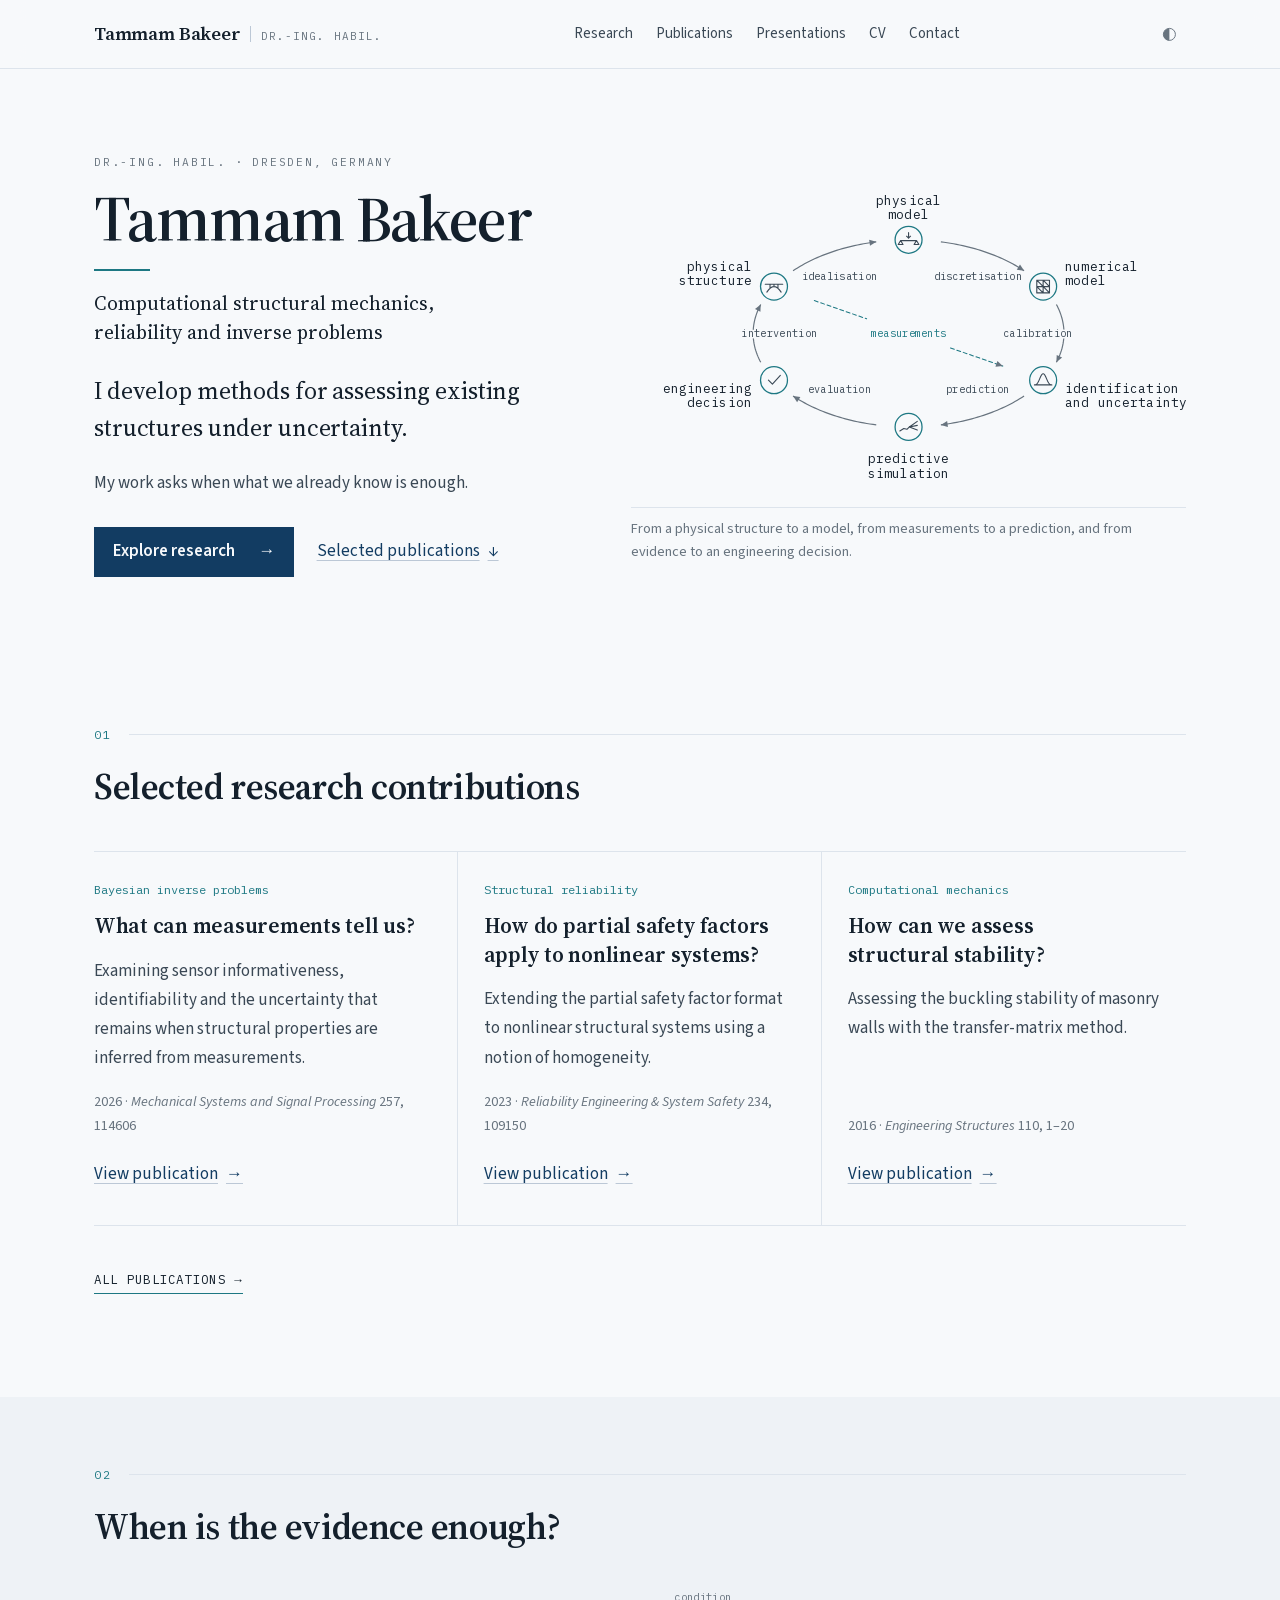
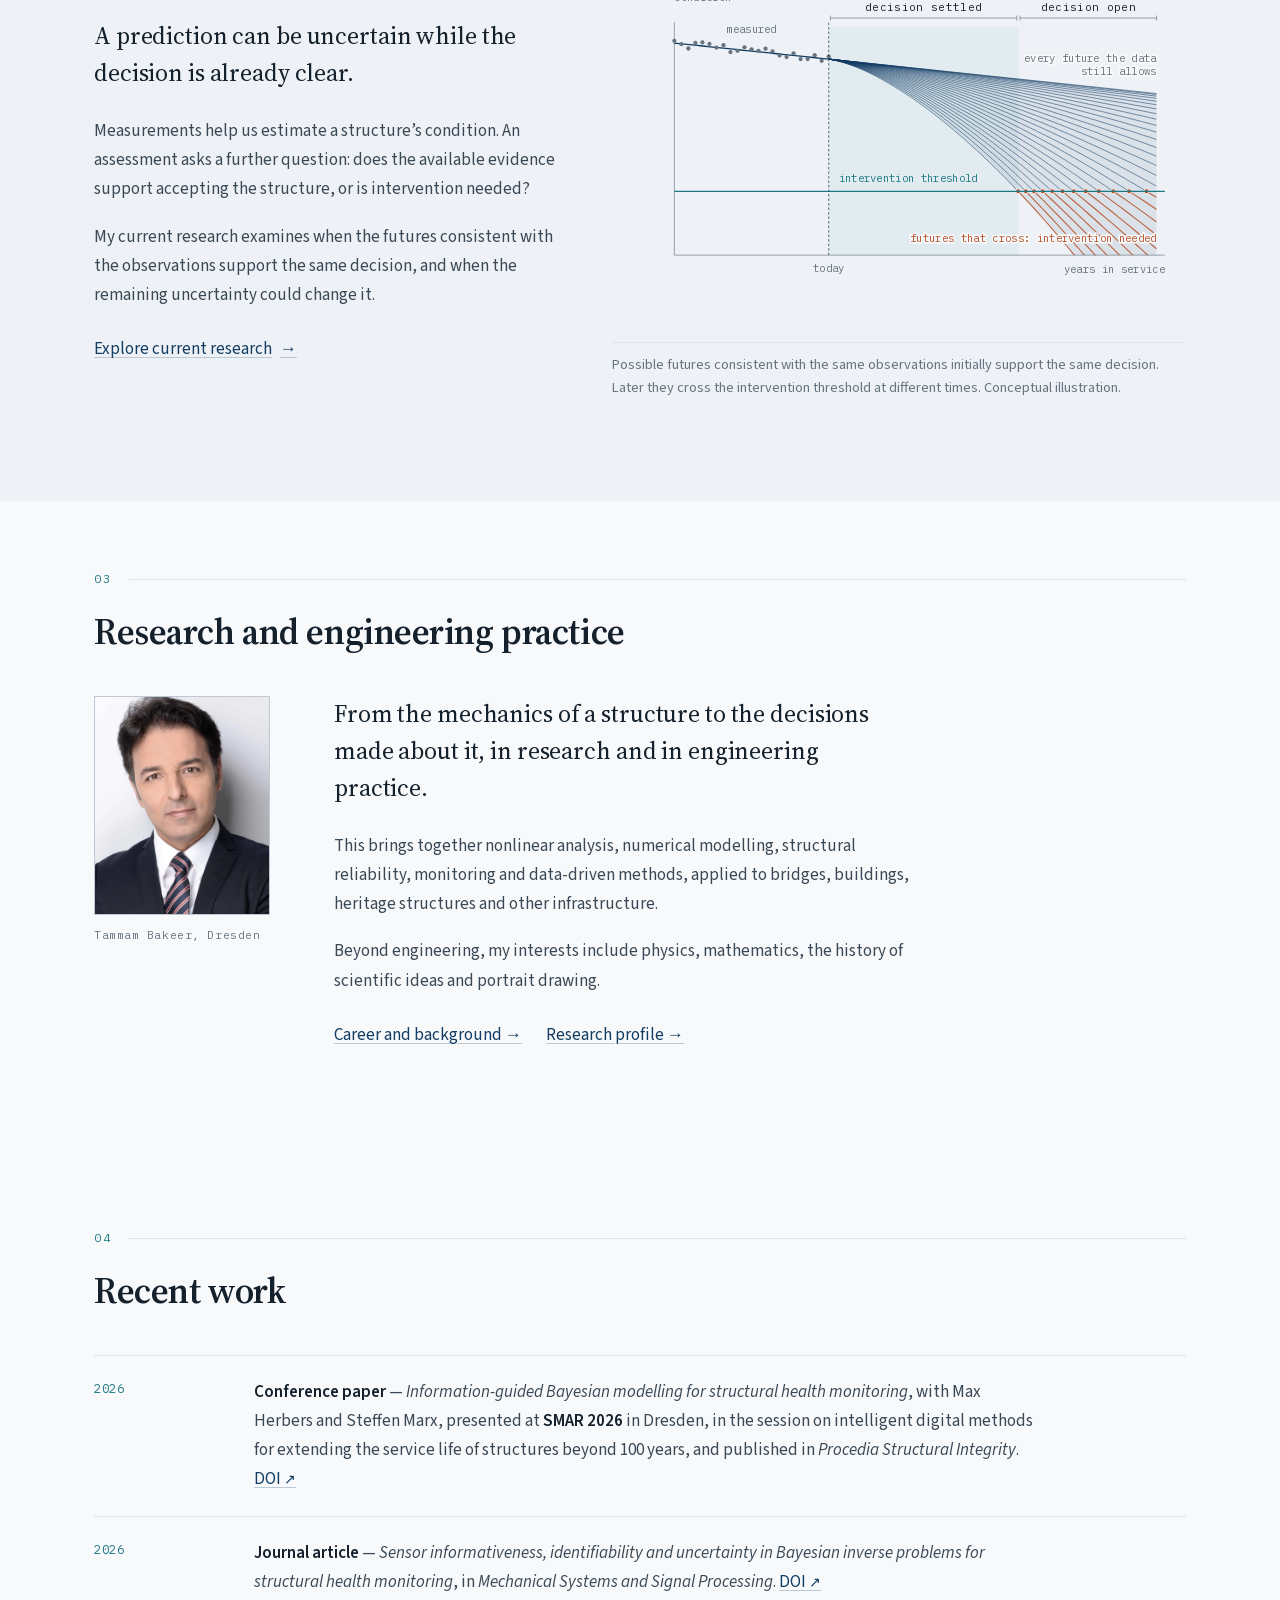
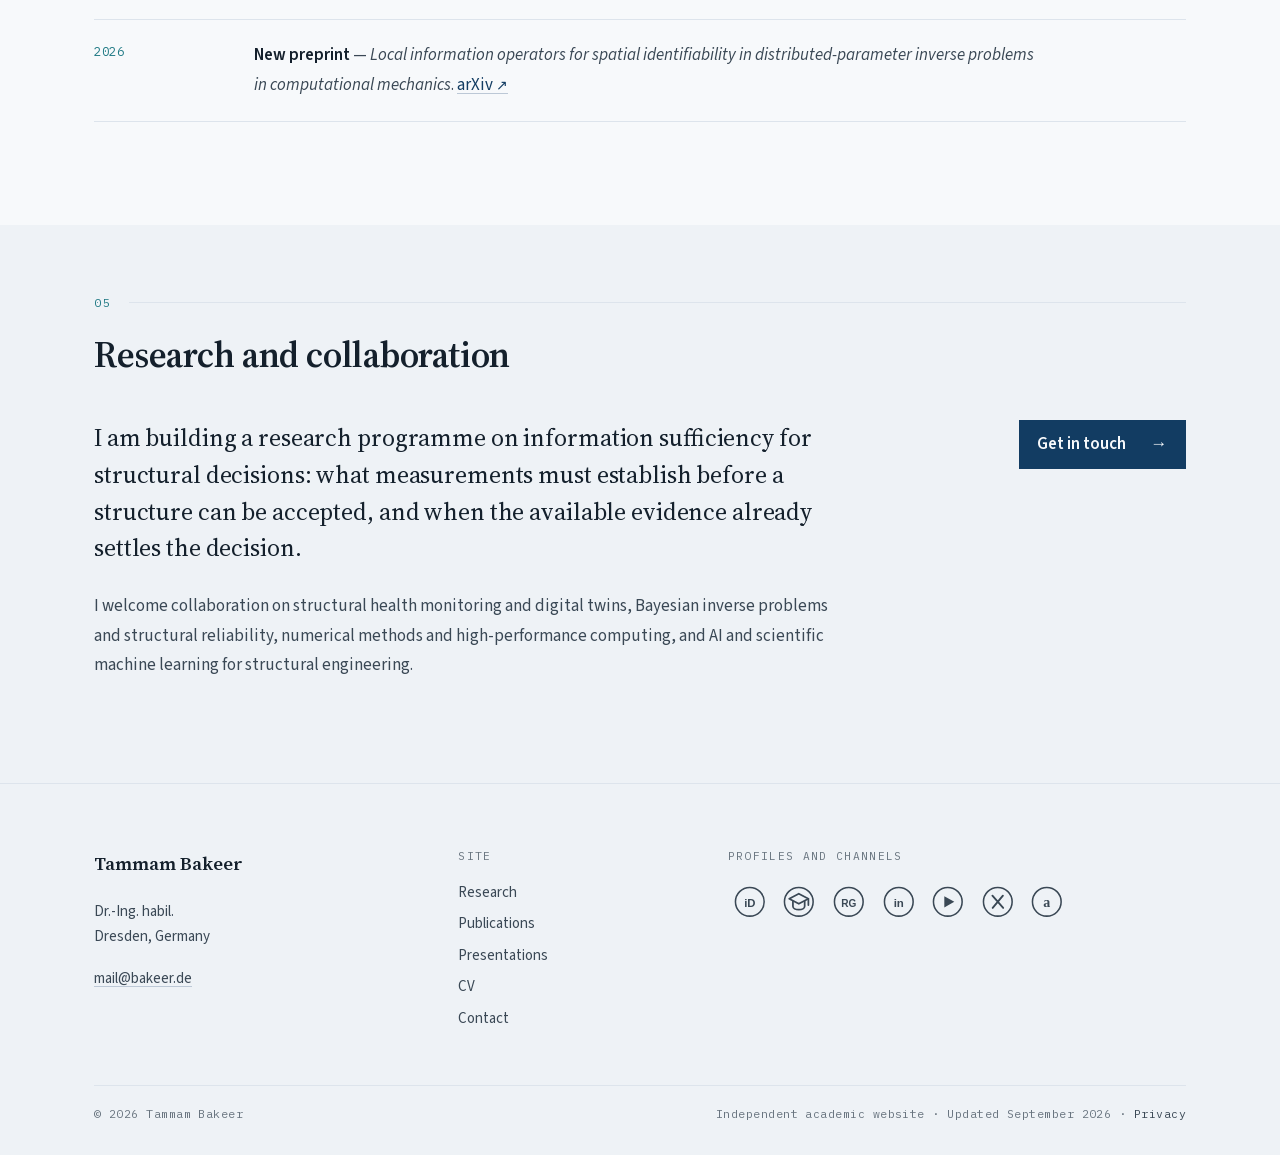
<file: index.html>
<!doctype html>
<html lang="en">
<head>
<meta charset="utf-8">
<meta name="viewport" content="width=device-width, initial-scale=1">
<title>Tammam Bakeer | Structural Mechanics &amp; Reliability</title>
<meta name="description" content="Academic homepage of Dr.-Ing. habil. Tammam Bakeer: computational structural mechanics, reliability, Bayesian inverse problems and structural assessment.">
<link rel="canonical" href="https://bakeer.de/">
<meta name="author" content="Tammam Bakeer">
<meta name="theme-color" content="#f7f9fb" media="(prefers-color-scheme: light)">
<meta name="theme-color" content="#0f151b" media="(prefers-color-scheme: dark)">
<meta property="og:type" content="website">
<meta property="og:site_name" content="Tammam Bakeer">
<meta property="og:title" content="Tammam Bakeer | Structural Mechanics &amp; Reliability">
<meta property="og:description" content="Academic homepage of Dr.-Ing. habil. Tammam Bakeer: computational structural mechanics, reliability, Bayesian inverse problems and structural assessment.">
<meta property="og:url" content="https://bakeer.de/">
<meta property="og:image" content="https://bakeer.de/assets/img/portrait.jpg">
<meta name="twitter:card" content="summary">
<meta name="twitter:site" content="@TammamBakeer">
<link rel="icon" href="/favicon.ico" sizes="any">
<link rel="icon" href="/favicon.svg" type="image/svg+xml">
<link rel="icon" href="/favicon-96.png" type="image/png" sizes="96x96">
<link rel="apple-touch-icon" href="/apple-touch-icon.png">
<link rel="preload" href="/assets/fonts/source-serif-4-600-normal-latin.woff2" as="font" type="font/woff2" crossorigin>
<link rel="preload" href="/assets/fonts/source-sans-3-400-normal-latin.woff2" as="font" type="font/woff2" crossorigin>
<link rel="stylesheet" href="/assets/css/site.css?v=2026-09-28a">
<script>(function(){try{var m=localStorage.getItem("tb-theme");if(m==="light"||m==="dark")document.documentElement.setAttribute("data-theme",m);}catch(e){}})();</script>
<script type="application/ld+json">
{"@context":"https://schema.org","@type":"WebSite","url":"https://bakeer.de/",
"name":"Tammam Bakeer","alternateName":"bakeer.de"}
</script>
<script type="application/ld+json">
{"@context":"https://schema.org","@type":"Person","name":"Tammam Bakeer",
"honorificPrefix":"Dr.-Ing. habil.",
"jobTitle":"Structural engineer and researcher",
"description":"Research in computational structural mechanics, structural reliability, Bayesian inverse problems and the data-informed assessment of existing structures.",
"url":"https://bakeer.de/","image":"https://bakeer.de/assets/img/portrait.jpg","email":"mailto:mail@bakeer.de",
"address":{"@type":"PostalAddress","addressLocality":"Dresden","addressCountry":"DE"},
"alumniOf":[{"@type":"CollegeOrUniversity","name":"Technische Universit\u00e4t Dresden"},
{"@type":"CollegeOrUniversity","name":"Al-Baath University, Homs"}],
"knowsAbout":["Computational structural mechanics","Structural reliability","Uncertainty quantification",
"Bayesian inverse problems","Structural health monitoring","Digital twins","Nonlinear finite element analysis",
"Identifiability","Scientific machine learning","Assessment of existing structures"],
"sameAs":["https://orcid.org/0000-0001-6475-3907",
"https://scholar.google.com/citations?user=U3zgqDEAAAAJ",
"https://www.researchgate.net/profile/Tammam-Bakeer",
"https://www.linkedin.com/in/tammambakeer",
"https://www.youtube.com/@tammambakeer",
"https://x.com/TammamBakeer",
"https://tu-dresden.academia.edu/TammamBakeer"]}
</script>
</head>
<body>
<a class="skip" href="#main">Skip to content</a>
<header class="masthead">
  <div class="wrap masthead__inner">
    <a class="wordmark" href="/">
      <span class="wordmark__name">Tammam Bakeer</span>
      <span class="wordmark__rule" aria-hidden="true"></span>
      <span class="wordmark__title">Dr.-Ing. habil.</span>
    </a>
    <nav class="nav" id="site-nav" aria-label="Main">
      <a href="/research.html">Research</a>
      <a href="/publications.html">Publications</a>
      <a href="/presentations.html">Presentations</a>
      <a href="/cv.html">CV</a>
      <a href="/contact.html">Contact</a>
    </nav>
    <div class="tools">
      <button class="iconbtn" type="button" data-theme-toggle aria-label="Switch colour theme"><svg viewBox="0 0 24 24" fill="none" stroke="currentColor" stroke-width="1.4" aria-hidden="true"><circle cx="12" cy="12" r="8.6"/><path d="M12 3.4a8.6 8.6 0 0 0 0 17.2z" fill="currentColor" stroke="none"/></svg></button>
      <button class="iconbtn navbtn" type="button" data-nav-toggle aria-controls="site-nav" aria-expanded="false" aria-label="Menu"><svg viewBox="0 0 24 24" fill="none" stroke="currentColor" stroke-width="1.5" stroke-linecap="round" aria-hidden="true"><path d="M4 7h16M4 12h16M4 17h16"/></svg></button>
    </div>
  </div>
</header>
<main id="main">
<section class="hero"><div class="wrap"><div class="hero__grid"><div>
<p class="eyebrow">Dr.-Ing. habil. · Dresden, Germany</p>
<h1 class="hero__name">Tammam Bakeer</h1><div class="hero__rule"></div>
<p class="hero__tag">Computational structural mechanics, reliability and inverse problems</p>
<p class="lede hero__lede">I develop methods for assessing existing structures under uncertainty.</p>
<p class="hero__question">My work asks when what we already know is enough.</p>
<div class="hero__actions"><a class="button-link" href="/research.html">Explore research <span aria-hidden="true">→</span></a><a class="text-link" href="#selected-contributions">Selected publications <span aria-hidden="true">↓</span></a></div>
</div><figure class="figure figure--responsive assessment-cycle"><svg class="figure__desktop" viewBox="0 0 700 404" role="img" aria-labelledby="figCycT" xmlns="http://www.w3.org/2000/svg"><title id="figCycT">The assessment cycle: a structure is idealised into a physical model, discretised, calibrated against measurements, used to predict, and evaluated into an engineering decision that acts back on the structure</title><polyline class="fig-ring" points="204.34,127.04 207.12,125.22 209.96,123.44 212.87,121.69 215.83,119.98 218.85,118.31 221.93,116.67 225.06,115.08 228.26,113.52 231.50,112.01 234.79,110.54 238.14,109.10 241.54,107.72 244.98,106.37 248.47,105.07 252.00,103.81 255.58,102.60 259.19,101.43 262.85,100.31 266.55,99.23 270.28,98.20 274.05,97.22 277.85,96.29 281.68,95.40 285.54,94.56 289.43,93.78 293.35,93.04 297.29,92.35 301.26,91.71 305.24,91.12 309.25,90.58"/><polygon class="fig-head" points="309.25,90.58 300.30,88.00 301.36,95.53"/><text class="fig-label fig-halo" x="262.8" y="139.0" text-anchor="middle">idealisation</text><polyline class="fig-ring" points="390.75,90.58 394.76,91.12 398.74,91.71 402.71,92.35 406.65,93.04 410.57,93.78 414.46,94.56 418.32,95.40 422.15,96.29 425.95,97.22 429.72,98.20 433.45,99.23 437.15,100.31 440.81,101.43 444.42,102.60 448.00,103.81 451.53,105.07 455.02,106.37 458.46,107.72 461.86,109.10 465.21,110.54 468.50,112.01 471.74,113.52 474.94,115.08 478.07,116.67 481.15,118.31 484.17,119.98 487.13,121.69 490.04,123.44 492.88,125.22 495.66,127.04"/><polygon class="fig-head" points="495.66,127.04 490.55,119.26 486.45,125.65"/><text class="fig-label fig-halo" x="437.2" y="139.0" text-anchor="middle">discretisation</text><polyline class="fig-ring" points="536.41,169.54 537.63,171.89 538.78,174.27 539.84,176.65 540.82,179.05 541.72,181.47 542.53,183.89 543.26,186.32 543.90,188.76 544.45,191.21 544.93,193.67 545.31,196.13 545.61,198.59 545.83,201.06 545.96,203.53 546.00,206.00 545.96,208.47 545.83,210.94 545.61,213.41 545.31,215.87 544.93,218.33 544.45,220.79 543.90,223.24 543.26,225.68 542.53,228.11 541.72,230.53 540.82,232.95 539.84,235.35 538.78,237.73 537.63,240.11 536.41,242.46"/><polygon class="fig-head" points="536.41,242.46 543.61,236.57 536.82,233.16"/><text class="fig-label fig-halo" x="513.0" y="210.0" text-anchor="middle">calibration</text><polyline class="fig-ring" points="495.66,284.96 492.88,286.78 490.04,288.56 487.13,290.31 484.17,292.02 481.15,293.69 478.07,295.33 474.94,296.92 471.74,298.48 468.50,299.99 465.21,301.46 461.86,302.90 458.46,304.28 455.02,305.63 451.53,306.93 448.00,308.19 444.42,309.40 440.81,310.57 437.15,311.69 433.45,312.77 429.72,313.80 425.95,314.78 422.15,315.71 418.32,316.60 414.46,317.44 410.57,318.22 406.65,318.96 402.71,319.65 398.74,320.29 394.76,320.88 390.75,321.42"/><polygon class="fig-head" points="390.75,321.42 399.70,324.00 398.64,316.47"/><text class="fig-label fig-halo" x="437.2" y="281.0" text-anchor="middle">prediction</text><polyline class="fig-ring" points="309.25,321.42 305.24,320.88 301.26,320.29 297.29,319.65 293.35,318.96 289.43,318.22 285.54,317.44 281.68,316.60 277.85,315.71 274.05,314.78 270.28,313.80 266.55,312.77 262.85,311.69 259.19,310.57 255.58,309.40 252.00,308.19 248.47,306.93 244.98,305.63 241.54,304.28 238.14,302.90 234.79,301.46 231.50,299.99 228.26,298.48 225.06,296.92 221.93,295.33 218.85,293.69 215.83,292.02 212.87,290.31 209.96,288.56 207.12,286.78 204.34,284.96"/><polygon class="fig-head" points="204.34,284.96 209.45,292.74 213.55,286.35"/><text class="fig-label fig-halo" x="262.8" y="281.0" text-anchor="middle">evaluation</text><polyline class="fig-ring" points="163.59,242.46 162.37,240.11 161.22,237.73 160.16,235.35 159.18,232.95 158.28,230.53 157.47,228.11 156.74,225.68 156.10,223.24 155.55,220.79 155.07,218.33 154.69,215.87 154.39,213.41 154.17,210.94 154.04,208.47 154.00,206.00 154.04,203.53 154.17,201.06 154.39,198.59 154.69,196.13 155.07,193.67 155.55,191.21 156.10,188.76 156.74,186.32 157.47,183.89 158.28,181.47 159.18,179.05 160.16,176.65 161.22,174.27 162.37,171.89 163.59,169.54"/><polygon class="fig-head" points="163.59,169.54 156.39,175.43 163.18,178.84"/><text class="fig-label fig-halo" x="187.0" y="210.0" text-anchor="middle">intervention</text><line class="fig-dash" x1="231.2" y1="164.7" x2="297.1" y2="187.6"/><line class="fig-dash" x1="402.9" y1="224.4" x2="468.8" y2="247.3"/><polygon class="fig-head" points="468.82,247.30 462.04,240.92 459.54,248.10"/><text class="fig-label fig-label--a fig-halo" x="350.0" y="210.0" text-anchor="middle">measurements</text><g transform="translate(180.3 147.0)"><circle class="fig-icon-ring" r="17"/><path class="fig-icon" d="M-11,-3 H11 M-9,7 Q0,-7 9,7 M-5,-3 V1.5 M0,-3 V-0.5 M5,-3 V1.5"/></g><text class="fig-node fig-halo" x="152.5" y="127.0" text-anchor="end">physical</text><text class="fig-node fig-halo" x="152.5" y="145.0" text-anchor="end">structure</text><g transform="translate(350.0 88.0)"><circle class="fig-icon-ring" r="17"/><path class="fig-icon" d="M-10,1 H10 M-10,1 l-3,5 h6 z M10,1 l-3,5 h6 z M0,-9 V-2 M-2.5,-4.5 L0,-2 L2.5,-4.5"/></g><text class="fig-node fig-halo" x="350.0" y="44.0" text-anchor="middle">physical</text><text class="fig-node fig-halo" x="350.0" y="62.0" text-anchor="middle">model</text><g transform="translate(519.7 147.0)"><circle class="fig-icon-ring" r="17"/><path class="fig-icon" d="M-8,-8 H8 V8 H-8 Z M0,-8 V8 M-8,0 H8 M-8,-8 L8,8 M0,-8 L8,0 M-8,0 L0,8"/></g><text class="fig-node fig-halo" x="547.5" y="127.0" text-anchor="start">numerical</text><text class="fig-node fig-halo" x="547.5" y="145.0" text-anchor="start">model</text><g transform="translate(519.7 265.0)"><circle class="fig-icon-ring" r="17"/><path class="fig-icon" d="M-11,6 H11 M-10,6 C-5,6 -4,-8 0,-8 C4,-8 5,6 10,6"/></g><text class="fig-node fig-halo" x="547.5" y="281.0" text-anchor="start">identification</text><text class="fig-node fig-halo" x="547.5" y="299.0" text-anchor="start">and uncertainty</text><g transform="translate(350.0 324.0)"><circle class="fig-icon-ring" r="17"/><path class="fig-icon" d="M-11,5 L-6,2 L-2,3 L1,0 M1,0 L11,-7 M1,0 L11,-2 M1,0 L11,4"/></g><text class="fig-node fig-halo" x="350.0" y="370.0" text-anchor="middle">predictive</text><text class="fig-node fig-halo" x="350.0" y="388.0" text-anchor="middle">simulation</text><g transform="translate(180.3 265.0)"><circle class="fig-icon-ring" r="17"/><path class="fig-icon" d="M-7,0 L-2,5 L8,-6"/></g><text class="fig-node fig-halo" x="152.5" y="281.0" text-anchor="end">engineering</text><text class="fig-node fig-halo" x="152.5" y="299.0" text-anchor="end">decision</text></svg><div class="figure__mobile cycle-mobile"><p class="eyebrow">From structure to decision</p><ol class="cycle-steps"><li><span>Physical structure</span><small>Idealisation</small></li><li><span>Physical model</span><small>Discretisation</small></li><li><span>Numerical model</span><small>Calibration with measurements</small></li><li><span>Identification &amp; uncertainty</span><small>Prediction</small></li><li><span>Predictive simulation</span><small>Evaluation</small></li><li><span>Engineering decision</span><small>Intervention feeds back to the structure</small></li></ol></div><figcaption class="figure__cap">From a physical structure to a model, from measurements to a prediction, and from evidence to an engineering decision.</figcaption></figure></div></div></section>
<section class="section " id="selected-contributions"><div class="wrap"><div class="section__head"><div class="section__marker"><span class="section__num">01</span></div><h2 class="section__title">Selected research contributions</h2></div><div class="contributions"><article class="contribution"><p class="contribution__topic">Bayesian inverse problems</p><h3>What can measurements tell us?</h3><p class="contribution__summary">Examining sensor informativeness, identifiability and the uncertainty that remains when structural properties are inferred from measurements.</p><p class="contribution__source">2026 · <em>Mechanical Systems and Signal Processing</em> 257, 114606</p><a class="text-link" href="/publications.html#sensor-informativeness">View publication <span aria-hidden="true">→</span></a></article><article class="contribution"><p class="contribution__topic">Structural reliability</p><h3>How do partial safety factors apply to nonlinear systems?</h3><p class="contribution__summary">Extending the partial safety factor format to nonlinear structural systems using a notion of homogeneity.</p><p class="contribution__source">2023 · <em>Reliability Engineering &amp; System Safety</em> 234, 109150</p><a class="text-link" href="/publications.html#nonlinear-structural-reliability">View publication <span aria-hidden="true">→</span></a></article><article class="contribution"><p class="contribution__topic">Computational mechanics</p><h3>How can we assess structural stability?</h3><p class="contribution__summary">Assessing the buckling stability of masonry walls with the transfer-matrix method.</p><p class="contribution__source">2016 · <em>Engineering Structures</em> 110, 1&#8211;20</p><a class="text-link" href="/publications.html#masonry-wall-stability">View publication <span aria-hidden="true">→</span></a></article></div><a class="cta morelink" href="/publications.html">All publications →</a></div></section>
<section class="section section--tint"><div class="wrap"><div class="section__head"><div class="section__marker"><span class="section__num">02</span></div><h2 class="section__title">When is the evidence enough?</h2></div><div class="question-grid"><div class="prose"><p class="lede">A prediction can be uncertain while the decision is already clear.</p><p>Measurements help us estimate a structure’s condition. An assessment asks a further question: does the available evidence support accepting the structure, or is intervention needed?</p><p>My current research examines when the futures consistent with the observations support the same decision, and when the remaining uncertainty could change it.</p><a class="text-link" href="/research.html#current-directions">Explore current research <span aria-hidden="true">→</span></a></div><figure class="figure figure--responsive decision-figure"><svg class="figure__desktop" viewBox="0 0 700 408" role="img" aria-labelledby="figFutT" xmlns="http://www.w3.org/2000/svg"><title id="figFutT">Measured condition of a structure up to today, a fan of possible futures consistent with that data, and an intervention threshold: for a long span every future says the same thing, and only later do they disagree</title><defs><clipPath id="fanWin"><rect x="76.0" y="38.0" width="588.0" height="284.0"/></clipPath></defs><rect class="fig-span" x="264.2" y="44.0" width="231.2" height="278.0"/><g clip-path="url(#fanWin)"><polygon class="fig-fan" points="264.2,83.0 271.3,83.8 278.4,84.5 285.6,85.3 292.7,86.0 299.9,86.7 307.0,87.5 314.1,88.2 321.3,89.0 328.4,89.7 335.6,90.5 342.7,91.2 349.8,91.9 357.0,92.7 364.1,93.4 371.3,94.2 378.4,94.9 385.5,95.7 392.7,96.4 399.8,97.1 407.0,97.9 414.1,98.6 421.2,99.4 428.4,100.1 435.5,100.9 442.7,101.6 449.8,102.3 456.9,103.1 464.1,103.8 471.2,104.6 478.4,105.3 485.5,106.1 492.6,106.8 499.8,107.5 506.9,108.3 514.1,109.0 521.2,109.8 528.3,110.5 535.5,111.3 542.6,112.0 549.8,112.7 556.9,113.5 564.0,114.2 571.2,115.0 578.3,115.7 585.5,116.5 592.6,117.2 599.7,117.9 606.9,118.7 614.0,119.4 621.2,120.2 628.3,120.9 635.4,121.6 642.6,122.4 649.7,123.1 656.9,123.9 664.0,124.6 664.0,454.6 656.9,444.5 649.7,434.5 642.6,424.5 635.4,414.7 628.3,405.0 621.2,395.4 614.0,385.9 606.9,376.5 599.7,367.2 592.6,358.1 585.5,349.0 578.3,340.0 571.2,331.2 564.0,322.5 556.9,313.9 549.8,305.3 542.6,297.0 535.5,288.7 528.3,280.5 521.2,272.5 514.1,264.6 506.9,256.8 499.8,249.1 492.6,241.6 485.5,234.2 478.4,226.9 471.2,219.7 464.1,212.7 456.9,205.8 449.8,199.0 442.7,192.4 435.5,185.9 428.4,179.6 421.2,173.4 414.1,167.3 407.0,161.4 399.8,155.7 392.7,150.1 385.5,144.6 378.4,139.4 371.3,134.3 364.1,129.3 357.0,124.6 349.8,120.0 342.7,115.6 335.6,111.4 328.4,107.4 321.3,103.6 314.1,100.1 307.0,96.7 299.9,93.7 292.7,90.8 285.6,88.3 278.4,86.1 271.3,84.3 264.2,83.0"/><polyline class="fig-thread" points="264.2,83.0 273.2,84.0 282.3,84.9 291.4,85.9 300.5,86.8 309.6,87.8 318.7,88.7 327.8,89.7 336.9,90.6 345.9,91.6 355.0,92.5 364.1,93.5 373.2,94.4 382.3,95.4 391.4,96.3 400.5,97.3 409.6,98.2 418.6,99.2 427.7,100.1 436.8,101.1 445.9,102.0 455.0,103.0 464.1,104.0 473.2,104.9 482.3,105.9 491.3,106.8 500.4,107.8 509.5,108.7 518.6,109.7 527.7,110.6 536.8,111.6 545.9,112.6 555.0,113.5 564.0,114.5 573.1,115.4 582.2,116.4 591.3,117.3 600.4,118.3 609.5,119.3 618.6,120.2 627.7,121.2 636.7,122.1 645.8,123.1 654.9,124.1 664.0,125.0"/><polyline class="fig-thread" points="264.2,83.0 273.2,84.0 282.3,84.9 291.4,85.9 300.5,86.8 309.6,87.8 318.7,88.8 327.8,89.7 336.9,90.7 345.9,91.7 355.0,92.6 364.1,93.6 373.2,94.6 382.3,95.5 391.4,96.5 400.5,97.5 409.6,98.5 418.6,99.4 427.7,100.4 436.8,101.4 445.9,102.4 455.0,103.4 464.1,104.3 473.2,105.3 482.3,106.3 491.3,107.3 500.4,108.3 509.5,109.3 518.6,110.3 527.7,111.2 536.8,112.2 545.9,113.2 555.0,114.2 564.0,115.2 573.1,116.2 582.2,117.2 591.3,118.2 600.4,119.2 609.5,120.2 618.6,121.2 627.7,122.2 636.7,123.2 645.8,124.2 654.9,125.2 664.0,126.2"/><polyline class="fig-thread" points="264.2,83.0 273.2,84.0 282.3,84.9 291.4,85.9 300.5,86.9 309.6,87.9 318.7,88.8 327.8,89.8 336.9,90.8 345.9,91.8 355.0,92.8 364.1,93.8 373.2,94.8 382.3,95.8 391.4,96.8 400.5,97.8 409.6,98.9 418.6,99.9 427.7,100.9 436.8,101.9 445.9,102.9 455.0,104.0 464.1,105.0 473.2,106.0 482.3,107.1 491.3,108.1 500.4,109.1 509.5,110.2 518.6,111.2 527.7,112.3 536.8,113.3 545.9,114.3 555.0,115.4 564.0,116.5 573.1,117.5 582.2,118.6 591.3,119.6 600.4,120.7 609.5,121.7 618.6,122.8 627.7,123.9 636.7,124.9 645.8,126.0 654.9,127.1 664.0,128.2"/><polyline class="fig-thread" points="264.2,83.0 273.2,84.0 282.3,85.0 291.4,86.0 300.5,86.9 309.6,88.0 318.7,89.0 327.8,90.0 336.9,91.0 345.9,92.0 355.0,93.1 364.1,94.1 373.2,95.2 382.3,96.2 391.4,97.3 400.5,98.3 409.6,99.4 418.6,100.5 427.7,101.5 436.8,102.6 445.9,103.7 455.0,104.8 464.1,105.9 473.2,107.0 482.3,108.1 491.3,109.2 500.4,110.3 509.5,111.4 518.6,112.5 527.7,113.7 536.8,114.8 545.9,115.9 555.0,117.0 564.0,118.2 573.1,119.3 582.2,120.5 591.3,121.6 600.4,122.8 609.5,123.9 618.6,125.1 627.7,126.2 636.7,127.4 645.8,128.6 654.9,129.7 664.0,130.9"/><polyline class="fig-thread" points="264.2,83.0 273.2,84.0 282.3,85.0 291.4,86.0 300.5,87.0 309.6,88.1 318.7,89.1 327.8,90.2 336.9,91.2 345.9,92.3 355.0,93.4 364.1,94.5 373.2,95.6 382.3,96.7 391.4,97.8 400.5,99.0 409.6,100.1 418.6,101.2 427.7,102.4 436.8,103.5 445.9,104.7 455.0,105.9 464.1,107.1 473.2,108.2 482.3,109.4 491.3,110.6 500.4,111.8 509.5,113.0 518.6,114.3 527.7,115.5 536.8,116.7 545.9,117.9 555.0,119.2 564.0,120.4 573.1,121.7 582.2,122.9 591.3,124.2 600.4,125.4 609.5,126.7 618.6,128.0 627.7,129.3 636.7,130.5 645.8,131.8 654.9,133.1 664.0,134.4"/><polyline class="fig-thread" points="264.2,83.0 273.2,84.0 282.3,85.0 291.4,86.1 300.5,87.1 309.6,88.2 318.7,89.3 327.8,90.4 336.9,91.5 345.9,92.7 355.0,93.8 364.1,95.0 373.2,96.1 382.3,97.3 391.4,98.5 400.5,99.7 409.6,101.0 418.6,102.2 427.7,103.4 436.8,104.7 445.9,105.9 455.0,107.2 464.1,108.5 473.2,109.8 482.3,111.1 491.3,112.4 500.4,113.7 509.5,115.0 518.6,116.4 527.7,117.7 536.8,119.0 545.9,120.4 555.0,121.8 564.0,123.1 573.1,124.5 582.2,125.9 591.3,127.3 600.4,128.7 609.5,130.1 618.6,131.5 627.7,133.0 636.7,134.4 645.8,135.8 654.9,137.3 664.0,138.7"/><polyline class="fig-thread" points="264.2,83.0 273.2,84.0 282.3,85.1 291.4,86.1 300.5,87.2 309.6,88.3 318.7,89.5 327.8,90.7 336.9,91.8 345.9,93.1 355.0,94.3 364.1,95.5 373.2,96.8 382.3,98.1 391.4,99.3 400.5,100.6 409.6,102.0 418.6,103.3 427.7,104.6 436.8,106.0 445.9,107.4 455.0,108.8 464.1,110.2 473.2,111.6 482.3,113.0 491.3,114.4 500.4,115.9 509.5,117.4 518.6,118.8 527.7,120.3 536.8,121.8 545.9,123.3 555.0,124.8 564.0,126.4 573.1,127.9 582.2,129.4 591.3,131.0 600.4,132.6 609.5,134.2 618.6,135.7 627.7,137.3 636.7,139.0 645.8,140.6 654.9,142.2 664.0,143.8"/><polyline class="fig-thread" points="264.2,83.0 273.2,84.0 282.3,85.1 291.4,86.2 300.5,87.4 309.6,88.5 318.7,89.7 327.8,91.0 336.9,92.2 345.9,93.5 355.0,94.8 364.1,96.2 373.2,97.5 382.3,98.9 391.4,100.3 400.5,101.7 409.6,103.1 418.6,104.6 427.7,106.1 436.8,107.5 445.9,109.0 455.0,110.6 464.1,112.1 473.2,113.7 482.3,115.2 491.3,116.8 500.4,118.4 509.5,120.0 518.6,121.7 527.7,123.3 536.8,125.0 545.9,126.7 555.0,128.4 564.0,130.1 573.1,131.8 582.2,133.5 591.3,135.3 600.4,137.0 609.5,138.8 618.6,140.6 627.7,142.4 636.7,144.2 645.8,146.0 654.9,147.9 664.0,149.7"/><polyline class="fig-thread" points="264.2,83.0 273.2,84.1 282.3,85.1 291.4,86.3 300.5,87.5 309.6,88.7 318.7,90.0 327.8,91.3 336.9,92.7 345.9,94.0 355.0,95.5 364.1,96.9 373.2,98.3 382.3,99.8 391.4,101.4 400.5,102.9 409.6,104.5 418.6,106.0 427.7,107.6 436.8,109.3 445.9,110.9 455.0,112.6 464.1,114.3 473.2,116.0 482.3,117.8 491.3,119.5 500.4,121.3 509.5,123.1 518.6,124.9 527.7,126.8 536.8,128.6 545.9,130.5 555.0,132.4 564.0,134.3 573.1,136.2 582.2,138.2 591.3,140.1 600.4,142.1 609.5,144.1 618.6,146.1 627.7,148.1 636.7,150.2 645.8,152.2 654.9,154.3 664.0,156.4"/><polyline class="fig-thread" points="264.2,83.0 273.2,84.1 282.3,85.2 291.4,86.4 300.5,87.7 309.6,89.0 318.7,90.3 327.8,91.7 336.9,93.2 345.9,94.6 355.0,96.1 364.1,97.7 373.2,99.3 382.3,100.9 391.4,102.5 400.5,104.2 409.6,105.9 418.6,107.7 427.7,109.4 436.8,111.2 445.9,113.0 455.0,114.9 464.1,116.8 473.2,118.7 482.3,120.6 491.3,122.5 500.4,124.5 509.5,126.5 518.6,128.5 527.7,130.6 536.8,132.6 545.9,134.7 555.0,136.8 564.0,139.0 573.1,141.1 582.2,143.3 591.3,145.5 600.4,147.7 609.5,150.0 618.6,152.2 627.7,154.5 636.7,156.8 645.8,159.2 654.9,161.5 664.0,163.9"/><polyline class="fig-thread" points="264.2,83.0 273.2,84.1 282.3,85.3 291.4,86.5 300.5,87.8 309.6,89.2 318.7,90.7 327.8,92.2 336.9,93.7 345.9,95.3 355.0,96.9 364.1,98.6 373.2,100.3 382.3,102.1 391.4,103.9 400.5,105.7 409.6,107.6 418.6,109.5 427.7,111.4 436.8,113.4 445.9,115.4 455.0,117.4 464.1,119.5 473.2,121.6 482.3,123.7 491.3,125.9 500.4,128.1 509.5,130.3 518.6,132.5 527.7,134.8 536.8,137.1 545.9,139.4 555.0,141.8 564.0,144.2 573.1,146.6 582.2,149.0 591.3,151.5 600.4,154.0 609.5,156.5 618.6,159.0 627.7,161.6 636.7,164.2 645.8,166.8 654.9,169.4 664.0,172.1"/><polyline class="fig-thread" points="264.2,83.0 273.2,84.1 282.3,85.3 291.4,86.6 300.5,88.0 309.6,89.5 318.7,91.0 327.8,92.6 336.9,94.3 345.9,96.0 355.0,97.8 364.1,99.6 373.2,101.4 382.3,103.4 391.4,105.3 400.5,107.3 409.6,109.4 418.6,111.4 427.7,113.6 436.8,115.7 445.9,117.9 455.0,120.2 464.1,122.5 473.2,124.8 482.3,127.1 491.3,129.5 500.4,132.0 509.5,134.4 518.6,136.9 527.7,139.4 536.8,142.0 545.9,144.6 555.0,147.2 564.0,149.9 573.1,152.6 582.2,155.3 591.3,158.0 600.4,160.8 609.5,163.6 618.6,166.5 627.7,169.3 636.7,172.2 645.8,175.2 654.9,178.1 664.0,181.1"/><polyline class="fig-thread" points="264.2,83.0 273.2,84.1 282.3,85.4 291.4,86.8 300.5,88.2 309.6,89.8 318.7,91.4 327.8,93.1 336.9,94.9 345.9,96.8 355.0,98.7 364.1,100.6 373.2,102.7 382.3,104.7 391.4,106.9 400.5,109.1 409.6,111.3 418.6,113.6 427.7,115.9 436.8,118.3 445.9,120.7 455.0,123.2 464.1,125.7 473.2,128.3 482.3,130.9 491.3,133.5 500.4,136.2 509.5,138.9 518.6,141.7 527.7,144.5 536.8,147.3 545.9,150.2 555.0,153.1 564.0,156.1 573.1,159.1 582.2,162.1 591.3,165.2 600.4,168.3 609.5,171.4 618.6,174.6 627.7,177.8 636.7,181.0 645.8,184.3 654.9,187.6 664.0,190.9"/><polyline class="fig-thread" points="264.2,83.0 273.2,84.2 282.3,85.5 291.4,86.9 300.5,88.5 309.6,90.1 318.7,91.9 327.8,93.7 336.9,95.6 345.9,97.6 355.0,99.7 364.1,101.8 373.2,104.0 382.3,106.3 391.4,108.6 400.5,111.0 409.6,113.4 418.6,115.9 427.7,118.4 436.8,121.1 445.9,123.7 455.0,126.4 464.1,129.2 473.2,132.0 482.3,134.9 491.3,137.8 500.4,140.7 509.5,143.8 518.6,146.8 527.7,149.9 536.8,153.1 545.9,156.2 555.0,159.5 564.0,162.8 573.1,166.1 582.2,169.4 591.3,172.8 600.4,176.3 609.5,179.8 618.6,183.3 627.7,186.9 636.7,190.5 645.8,194.1 654.9,197.8 664.0,201.5"/><polyline class="fig-thread" points="264.2,83.0 273.2,84.2 282.3,85.5 291.4,87.1 300.5,88.7 309.6,90.5 318.7,92.3 327.8,94.3 336.9,96.4 345.9,98.5 355.0,100.7 364.1,103.0 373.2,105.4 382.3,107.9 391.4,110.4 400.5,113.0 409.6,115.7 418.6,118.4 427.7,121.2 436.8,124.0 445.9,126.9 455.0,129.9 464.1,132.9 473.2,136.0 482.3,139.2 491.3,142.4 500.4,145.7 509.5,149.0 518.6,152.3 527.7,155.8 536.8,159.2 545.9,162.7 555.0,166.3 564.0,169.9 573.1,173.6 582.2,177.3 591.3,181.1 600.4,184.9 609.5,188.8 618.6,192.7 627.7,196.6 636.7,200.6 645.8,204.7 654.9,208.8 664.0,212.9"/><polyline class="fig-thread" points="264.2,83.0 273.2,84.2 282.3,85.6 291.4,87.2 300.5,89.0 309.6,90.9 318.7,92.8 327.8,95.0 336.9,97.2 345.9,99.5 355.0,101.9 364.1,104.4 373.2,106.9 382.3,109.6 391.4,112.3 400.5,115.2 409.6,118.1 418.6,121.0 427.7,124.1 436.8,127.2 445.9,130.4 455.0,133.6 464.1,137.0 473.2,140.3 482.3,143.8 491.3,147.3 500.4,150.9 509.5,154.5 518.6,158.2 527.7,162.0 536.8,165.8 545.9,169.7 555.0,173.6 564.0,177.6 573.1,181.7 582.2,185.8 591.3,189.9 600.4,194.1 609.5,198.4 618.6,202.7 627.7,207.1 636.7,211.5 645.8,216.0 654.9,220.5 664.0,225.1"/><polyline class="fig-thread" points="264.2,83.0 273.2,84.2 282.3,85.7 291.4,87.4 300.5,89.3 309.6,91.3 318.7,93.4 327.8,95.6 336.9,98.0 345.9,100.5 355.0,103.1 364.1,105.8 373.2,108.6 382.3,111.4 391.4,114.4 400.5,117.5 409.6,120.6 418.6,123.9 427.7,127.2 436.8,130.6 445.9,134.1 455.0,137.6 464.1,141.2 473.2,144.9 482.3,148.7 491.3,152.6 500.4,156.5 509.5,160.5 518.6,164.5 527.7,168.6 536.8,172.8 545.9,177.1 555.0,181.4 564.0,185.8 573.1,190.2 582.2,194.7 591.3,199.3 600.4,203.9 609.5,208.6 618.6,213.4 627.7,218.2 636.7,223.1 645.8,228.0 654.9,233.0 664.0,238.0"/><polyline class="fig-thread" points="264.2,83.0 273.2,84.3 282.3,85.8 291.4,87.6 300.5,89.6 309.6,91.7 318.7,93.9 327.8,96.4 336.9,98.9 345.9,101.6 355.0,104.4 364.1,107.3 373.2,110.3 382.3,113.4 391.4,116.6 400.5,119.9 409.6,123.3 418.6,126.9 427.7,130.5 436.8,134.2 445.9,137.9 455.0,141.8 464.1,145.8 473.2,149.8 482.3,153.9 491.3,158.1 500.4,162.4 509.5,166.7 518.6,171.2 527.7,175.7 536.8,180.3 545.9,184.9 555.0,189.7 564.0,194.5 573.1,199.3 582.2,204.3 591.3,209.3 600.4,214.3 609.5,219.5 618.6,224.7 627.7,230.0 636.7,235.3 645.8,240.7 651.6,244.2"/><polyline class="fig-thread--x" points="651.6,244.2 654.9,246.2 664.0,251.7"/><polyline class="fig-thread" points="264.2,83.0 273.2,84.3 282.3,85.9 291.4,87.8 300.5,89.9 309.6,92.1 318.7,94.5 327.8,97.1 336.9,99.9 345.9,102.7 355.0,105.7 364.1,108.8 373.2,112.1 382.3,115.5 391.4,118.9 400.5,122.5 409.6,126.2 418.6,130.0 427.7,133.9 436.8,137.9 445.9,142.1 455.0,146.3 464.1,150.6 473.2,154.9 482.3,159.4 491.3,164.0 500.4,168.6 509.5,173.4 518.6,178.2 527.7,183.1 536.8,188.1 545.9,193.2 555.0,198.4 564.0,203.6 573.1,208.9 582.2,214.3 591.3,219.8 600.4,225.4 609.5,231.0 618.6,236.7 627.7,242.4 630.4,244.2"/><polyline class="fig-thread--x" points="630.4,244.2 636.7,248.3 645.8,254.2 654.9,260.2 664.0,266.3"/><polyline class="fig-thread" points="264.2,83.0 273.2,84.3 282.3,86.0 291.4,88.0 300.5,90.2 309.6,92.6 318.7,95.2 327.8,97.9 336.9,100.9 345.9,103.9 355.0,107.1 364.1,110.5 373.2,114.0 382.3,117.6 391.4,121.4 400.5,125.3 409.6,129.3 418.6,133.4 427.7,137.6 436.8,141.9 445.9,146.4 455.0,150.9 464.1,155.6 473.2,160.4 482.3,165.2 491.3,170.2 500.4,175.2 509.5,180.4 518.6,185.6 527.7,191.0 536.8,196.4 545.9,202.0 555.0,207.6 564.0,213.3 573.1,219.1 582.2,224.9 591.3,230.9 600.4,236.9 609.5,243.1 611.1,244.2"/><polyline class="fig-thread--x" points="611.1,244.2 618.6,249.3 627.7,255.6 636.7,262.0 645.8,268.4 654.9,275.0 664.0,281.6"/><polyline class="fig-thread" points="264.2,83.0 273.2,84.4 282.3,86.2 291.4,88.2 300.5,90.5 309.6,93.1 318.7,95.8 327.8,98.8 336.9,101.9 345.9,105.2 355.0,108.6 364.1,112.3 373.2,116.0 382.3,119.9 391.4,124.0 400.5,128.1 409.6,132.4 418.6,136.9 427.7,141.4 436.8,146.1 445.9,150.9 455.0,155.9 464.1,160.9 473.2,166.1 482.3,171.3 491.3,176.7 500.4,182.2 509.5,187.8 518.6,193.5 527.7,199.2 536.8,205.1 545.9,211.1 555.0,217.2 564.0,223.4 573.1,229.7 582.2,236.1 591.3,242.6 593.5,244.2"/><polyline class="fig-thread--x" points="593.5,244.2 600.4,249.1 609.5,255.8 618.6,262.6 627.7,269.4 636.7,276.3 645.8,283.3 654.9,290.5 664.0,297.7"/><polyline class="fig-thread" points="264.2,83.0 273.2,84.4 282.3,86.3 291.4,88.5 300.5,90.9 309.6,93.6 318.7,96.5 327.8,99.7 336.9,103.0 345.9,106.5 355.0,110.2 364.1,114.1 373.2,118.1 382.3,122.3 391.4,126.7 400.5,131.2 409.6,135.8 418.6,140.6 427.7,145.5 436.8,150.5 445.9,155.7 455.0,161.0 464.1,166.5 473.2,172.0 482.3,177.7 491.3,183.5 500.4,189.4 509.5,195.5 518.6,201.6 527.7,207.9 536.8,214.3 545.9,220.8 555.0,227.4 564.0,234.1 573.1,240.9 577.5,244.2"/><polyline class="fig-thread--x" points="577.5,244.2 582.2,247.8 591.3,254.8 600.4,261.9 609.5,269.1 618.6,276.5 627.7,283.9 636.7,291.4 645.8,299.0 654.9,306.7 664.0,314.5"/><polyline class="fig-thread" points="264.2,83.0 273.2,84.5 282.3,86.4 291.4,88.7 300.5,91.3 309.6,94.2 318.7,97.3 327.8,100.6 336.9,104.2 345.9,107.9 355.0,111.9 364.1,116.0 373.2,120.3 382.3,124.8 391.4,129.5 400.5,134.3 409.6,139.3 418.6,144.4 427.7,149.7 436.8,155.1 445.9,160.7 455.0,166.4 464.1,172.3 473.2,178.3 482.3,184.4 491.3,190.7 500.4,197.1 509.5,203.6 518.6,210.2 527.7,217.0 536.8,223.9 545.9,230.9 555.0,238.0 562.8,244.2"/><polyline class="fig-thread--x" points="562.8,244.2 564.0,245.2 573.1,252.6 582.2,260.0 591.3,267.6 600.4,275.3 609.5,283.1 618.6,291.0 627.7,299.0 636.7,307.2 645.8,315.4 654.9,323.7 664.0,332.2"/><polyline class="fig-thread" points="264.2,83.0 273.2,84.5 282.3,86.5 291.4,88.9 300.5,91.7 309.6,94.7 318.7,98.0 327.8,101.6 336.9,105.4 345.9,109.4 355.0,113.6 364.1,118.0 373.2,122.6 382.3,127.4 391.4,132.4 400.5,137.6 409.6,142.9 418.6,148.5 427.7,154.1 436.8,160.0 445.9,165.9 455.0,172.1 464.1,178.4 473.2,184.8 482.3,191.4 491.3,198.1 500.4,205.0 509.5,212.0 518.6,219.2 527.7,226.4 536.8,233.8 545.9,241.4 549.2,244.2"/><polyline class="fig-thread--x" points="549.2,244.2 555.0,249.1 564.0,256.9 573.1,264.8 582.2,272.8 591.3,281.0 600.4,289.3 609.5,297.7 618.6,306.2 627.7,314.9 636.7,323.6 645.8,332.5 654.9,341.5 664.0,350.6"/><polyline class="fig-thread" points="264.2,83.0 273.2,84.6 282.3,86.7 291.4,89.2 300.5,92.1 309.6,95.3 318.7,98.8 327.8,102.6 336.9,106.6 345.9,110.9 355.0,115.4 364.1,120.1 373.2,125.0 382.3,130.2 391.4,135.5 400.5,141.0 409.6,146.8 418.6,152.6 427.7,158.7 436.8,165.0 445.9,171.4 455.0,178.0 464.1,184.7 473.2,191.6 482.3,198.7 491.3,205.9 500.4,213.3 509.5,220.8 518.6,228.5 527.7,236.3 536.7,244.2"/><polyline class="fig-thread--x" points="536.7,244.2 536.8,244.3 545.9,252.4 555.0,260.6 564.0,269.0 573.1,277.5 582.2,286.2 591.3,294.9 600.4,303.9 609.5,312.9 618.6,322.1 627.7,331.4 636.7,340.8 645.8,350.4 654.9,360.0 664.0,369.8"/><polyline class="fig-thread" points="264.2,83.0 273.2,84.6 282.3,86.8 291.4,89.5 300.5,92.5 309.6,95.9 318.7,99.6 327.8,103.7 336.9,107.9 345.9,112.5 355.0,117.3 364.1,122.3 373.2,127.5 382.3,133.0 391.4,138.7 400.5,144.6 409.6,150.7 418.6,157.0 427.7,163.5 436.8,170.2 445.9,177.1 455.0,184.1 464.1,191.3 473.2,198.7 482.3,206.3 491.3,214.0 500.4,221.9 509.5,230.0 518.6,238.2 525.1,244.2"/><polyline class="fig-thread--x" points="525.1,244.2 527.7,246.6 536.8,255.1 545.9,263.8 555.0,272.6 564.0,281.6 573.1,290.7 582.2,300.0 591.3,309.5 600.4,319.0 609.5,328.7 618.6,338.6 627.7,348.6 636.7,358.7 645.8,368.9 654.9,379.3 664.0,389.9"/><polyline class="fig-thread" points="264.2,83.0 273.2,84.6 282.3,87.0 291.4,89.8 300.5,93.0 309.6,96.6 318.7,100.5 327.8,104.7 336.9,109.3 345.9,114.1 355.0,119.2 364.1,124.6 373.2,130.1 382.3,136.0 391.4,142.0 400.5,148.3 409.6,154.8 418.6,161.6 427.7,168.5 436.8,175.6 445.9,182.9 455.0,190.5 464.1,198.2 473.2,206.1 482.3,214.2 491.3,222.4 500.4,230.9 509.5,239.5 514.4,244.2"/><polyline class="fig-thread--x" points="514.4,244.2 518.6,248.3 527.7,257.2 536.8,266.4 545.9,275.7 555.0,285.1 564.0,294.7 573.1,304.5 582.2,314.4 591.3,324.5 600.4,334.8 609.5,345.2 618.6,355.7 627.7,366.4 636.7,377.3 645.8,388.2 654.9,399.4 664.0,410.7"/><polyline class="fig-thread" points="264.2,83.0 273.2,84.7 282.3,87.1 291.4,90.1 300.5,93.4 309.6,97.2 318.7,101.4 327.8,105.9 336.9,110.7 345.9,115.8 355.0,121.2 364.1,126.9 373.2,132.8 382.3,139.0 391.4,145.5 400.5,152.2 409.6,159.1 418.6,166.3 427.7,173.7 436.8,181.2 445.9,189.1 455.0,197.1 464.1,205.3 473.2,213.7 482.3,222.3 491.3,231.2 500.4,240.2 504.4,244.2"/><polyline class="fig-thread--x" points="504.4,244.2 509.5,249.4 518.6,258.8 527.7,268.3 536.8,278.1 545.9,288.0 555.0,298.1 564.0,308.4 573.1,318.8 582.2,329.4 591.3,340.2 600.4,351.1 609.5,362.2 618.6,373.5 627.7,384.9 636.7,396.5 645.8,408.3 654.9,420.2 664.0,432.2"/><polyline class="fig-thread" points="264.2,83.0 273.2,84.8 282.3,87.3 291.4,90.4 300.5,93.9 309.6,97.9 318.7,102.3 327.8,107.1 336.9,112.2 345.9,117.6 355.0,123.3 364.1,129.3 373.2,135.6 382.3,142.2 391.4,149.1 400.5,156.2 409.6,163.6 418.6,171.2 427.7,179.0 436.8,187.1 445.9,195.4 455.0,203.9 464.1,212.7 473.2,221.6 482.3,230.8 491.3,240.2 495.1,244.2"/><polyline class="fig-thread--x" points="495.1,244.2 500.4,249.8 509.5,259.6 518.6,269.6 527.7,279.8 536.8,290.2 545.9,300.8 555.0,311.5 564.0,322.5 573.1,333.6 582.2,344.9 591.3,356.4 600.4,368.1 609.5,379.9 618.6,392.0 627.7,404.1 636.7,416.5 645.8,429.0 654.9,441.7 664.0,454.6"/><circle class="fig-cross" r="3" cx="651.6" cy="244.2"/><circle class="fig-cross" r="3" cx="630.4" cy="244.2"/><circle class="fig-cross" r="3" cx="611.1" cy="244.2"/><circle class="fig-cross" r="3" cx="593.5" cy="244.2"/><circle class="fig-cross" r="3" cx="577.5" cy="244.2"/><circle class="fig-cross" r="3" cx="562.8" cy="244.2"/><circle class="fig-cross" r="3" cx="549.2" cy="244.2"/><circle class="fig-cross" r="3" cx="536.7" cy="244.2"/><circle class="fig-cross" r="3" cx="525.1" cy="244.2"/><circle class="fig-cross" r="3" cx="514.4" cy="244.2"/><circle class="fig-cross" r="3" cx="504.4" cy="244.2"/><circle class="fig-cross" r="3" cx="495.1" cy="244.2"/></g><polyline class="fig-accent" points="76.00,63.46 79.14,63.79 82.27,64.11 85.41,64.44 88.54,64.76 91.68,65.09 94.82,65.42 97.95,65.74 101.09,66.07 104.22,66.40 107.36,66.72 110.50,67.05 113.63,67.37 116.77,67.70 119.90,68.03 123.04,68.35 126.18,68.68 129.31,69.01 132.45,69.33 135.58,69.66 138.72,69.98 141.86,70.31 144.99,70.64 148.13,70.96 151.26,71.29 154.40,71.61 157.54,71.94 160.67,72.27 163.81,72.59 166.94,72.92 170.08,73.25 173.22,73.57 176.35,73.90 179.49,74.22 182.62,74.55 185.76,74.88 188.90,75.20 192.03,75.53 195.17,75.86 198.30,76.18 201.44,76.51 204.58,76.83 207.71,77.16 210.85,77.49 213.98,77.81 217.12,78.14 220.26,78.46 223.39,78.79 226.53,79.12 229.66,79.44 232.80,79.77 235.94,80.10 239.07,80.42 242.21,80.75 245.34,81.07 248.48,81.40 251.62,81.73 254.75,82.05 257.89,82.38 261.02,82.71 264.16,83.03"/><circle class="fig-dot" cx="76.0" cy="60.8" r="2.6"/><circle class="fig-dot" cx="84.6" cy="64.9" r="2.6"/><circle class="fig-dot" cx="93.1" cy="70.1" r="2.6"/><circle class="fig-dot" cx="101.7" cy="63.3" r="2.6"/><circle class="fig-dot" cx="110.2" cy="62.7" r="2.6"/><circle class="fig-dot" cx="118.8" cy="64.5" r="2.6"/><circle class="fig-dot" cx="127.3" cy="68.9" r="2.6"/><circle class="fig-dot" cx="135.9" cy="66.0" r="2.6"/><circle class="fig-dot" cx="144.4" cy="74.4" r="2.6"/><circle class="fig-dot" cx="153.0" cy="72.9" r="2.6"/><circle class="fig-dot" cx="161.5" cy="68.7" r="2.6"/><circle class="fig-dot" cx="170.1" cy="71.1" r="2.6"/><circle class="fig-dot" cx="178.6" cy="72.9" r="2.6"/><circle class="fig-dot" cx="187.2" cy="70.3" r="2.6"/><circle class="fig-dot" cx="195.7" cy="73.7" r="2.6"/><circle class="fig-dot" cx="204.3" cy="78.7" r="2.6"/><circle class="fig-dot" cx="212.8" cy="80.6" r="2.6"/><circle class="fig-dot" cx="221.4" cy="75.9" r="2.6"/><circle class="fig-dot" cx="229.9" cy="83.0" r="2.6"/><circle class="fig-dot" cx="238.5" cy="82.9" r="2.6"/><circle class="fig-dot" cx="247.1" cy="78.2" r="2.6"/><circle class="fig-dot" cx="255.6" cy="85.1" r="2.6"/><circle class="fig-dot" cx="264.2" cy="79.9" r="2.6"/><line class="fig-thin" x1="76.0" y1="322.0" x2="674.0" y2="322.0"/><line class="fig-thin" x1="76.0" y1="322.0" x2="76.0" y2="38.0"/><line class="fig-limit" x1="76.0" y1="244.2" x2="674.0" y2="244.2"/><line class="fig-dashthin" x1="264.2" y1="322.0" x2="264.2" y2="38.0"/><path class="fig-thin" d="M 266.2 30.0 l 0 6 M 493.4 30.0 l 0 6 M 266.2 33.0 L 493.4 33.0"/><text class="fig-label fig-label--n" x="379.8" y="24.0" text-anchor="middle">decision settled</text><path class="fig-thin" d="M 497.4 30.0 l 0 6 M 664.0 30.0 l 0 6 M 497.4 33.0 L 664.0 33.0"/><text class="fig-label fig-label--n" x="580.7" y="24.0" text-anchor="middle">decision open</text><text class="fig-label" x="170.1" y="51.2" text-anchor="middle">measured</text><text class="fig-label" x="264.2" y="342.0" text-anchor="middle">today</text><text class="fig-label fig-label--a" x="276.2" y="233.2">intervention threshold</text><text class="fig-label fig-halo" x="664.0" y="86.0" text-anchor="end">every future the data</text><text class="fig-label fig-halo" x="664.0" y="103.0" text-anchor="end">still allows</text><text class="fig-label" x="76.0" y="12.0">condition</text><text class="fig-label" x="674.0" y="344.0" text-anchor="end">years in service</text><text class="fig-label fig-label--s fig-halo" x="664.0" y="306.0" text-anchor="end">futures that cross: intervention needed</text></svg><svg class="figure__mobile" viewBox="0 0 360 240" role="img" aria-labelledby="fanMobileTitle fanMobileDesc" xmlns="http://www.w3.org/2000/svg">
<title id="fanMobileTitle">Uncertain predictions can still support a clear decision</title>
<desc id="fanMobileDesc">Measured condition up to today, followed by possible futures. Initially all futures stay above the intervention threshold. Later they disagree. This is a conceptual illustration, not measured research data.</desc>
<text class="mobile-plot-label" x="20" y="18">Measured</text><text class="mobile-plot-label" x="151" y="18">Possible futures</text>
<svg x="20" y="32" width="320" height="170" viewBox="76 38 598 284" preserveAspectRatio="none"><defs><clipPath id="fanMobileWin"><rect x="76.0" y="38.0" width="588.0" height="284.0"/></clipPath></defs><rect class="fig-span" x="264.2" y="44.0" width="231.2" height="278.0"/><g clip-path="url(#fanMobileWin)"><polygon class="fig-fan" points="264.2,83.0 271.3,83.8 278.4,84.5 285.6,85.3 292.7,86.0 299.9,86.7 307.0,87.5 314.1,88.2 321.3,89.0 328.4,89.7 335.6,90.5 342.7,91.2 349.8,91.9 357.0,92.7 364.1,93.4 371.3,94.2 378.4,94.9 385.5,95.7 392.7,96.4 399.8,97.1 407.0,97.9 414.1,98.6 421.2,99.4 428.4,100.1 435.5,100.9 442.7,101.6 449.8,102.3 456.9,103.1 464.1,103.8 471.2,104.6 478.4,105.3 485.5,106.1 492.6,106.8 499.8,107.5 506.9,108.3 514.1,109.0 521.2,109.8 528.3,110.5 535.5,111.3 542.6,112.0 549.8,112.7 556.9,113.5 564.0,114.2 571.2,115.0 578.3,115.7 585.5,116.5 592.6,117.2 599.7,117.9 606.9,118.7 614.0,119.4 621.2,120.2 628.3,120.9 635.4,121.6 642.6,122.4 649.7,123.1 656.9,123.9 664.0,124.6 664.0,454.6 656.9,444.5 649.7,434.5 642.6,424.5 635.4,414.7 628.3,405.0 621.2,395.4 614.0,385.9 606.9,376.5 599.7,367.2 592.6,358.1 585.5,349.0 578.3,340.0 571.2,331.2 564.0,322.5 556.9,313.9 549.8,305.3 542.6,297.0 535.5,288.7 528.3,280.5 521.2,272.5 514.1,264.6 506.9,256.8 499.8,249.1 492.6,241.6 485.5,234.2 478.4,226.9 471.2,219.7 464.1,212.7 456.9,205.8 449.8,199.0 442.7,192.4 435.5,185.9 428.4,179.6 421.2,173.4 414.1,167.3 407.0,161.4 399.8,155.7 392.7,150.1 385.5,144.6 378.4,139.4 371.3,134.3 364.1,129.3 357.0,124.6 349.8,120.0 342.7,115.6 335.6,111.4 328.4,107.4 321.3,103.6 314.1,100.1 307.0,96.7 299.9,93.7 292.7,90.8 285.6,88.3 278.4,86.1 271.3,84.3 264.2,83.0"/><polyline class="fig-thread" points="264.2,83.0 273.2,84.0 282.3,84.9 291.4,85.9 300.5,86.8 309.6,87.8 318.7,88.7 327.8,89.7 336.9,90.6 345.9,91.6 355.0,92.5 364.1,93.5 373.2,94.4 382.3,95.4 391.4,96.3 400.5,97.3 409.6,98.2 418.6,99.2 427.7,100.1 436.8,101.1 445.9,102.0 455.0,103.0 464.1,104.0 473.2,104.9 482.3,105.9 491.3,106.8 500.4,107.8 509.5,108.7 518.6,109.7 527.7,110.6 536.8,111.6 545.9,112.6 555.0,113.5 564.0,114.5 573.1,115.4 582.2,116.4 591.3,117.3 600.4,118.3 609.5,119.3 618.6,120.2 627.7,121.2 636.7,122.1 645.8,123.1 654.9,124.1 664.0,125.0"/><polyline class="fig-thread" points="264.2,83.0 273.2,84.0 282.3,84.9 291.4,85.9 300.5,86.8 309.6,87.8 318.7,88.8 327.8,89.7 336.9,90.7 345.9,91.7 355.0,92.6 364.1,93.6 373.2,94.6 382.3,95.5 391.4,96.5 400.5,97.5 409.6,98.5 418.6,99.4 427.7,100.4 436.8,101.4 445.9,102.4 455.0,103.4 464.1,104.3 473.2,105.3 482.3,106.3 491.3,107.3 500.4,108.3 509.5,109.3 518.6,110.3 527.7,111.2 536.8,112.2 545.9,113.2 555.0,114.2 564.0,115.2 573.1,116.2 582.2,117.2 591.3,118.2 600.4,119.2 609.5,120.2 618.6,121.2 627.7,122.2 636.7,123.2 645.8,124.2 654.9,125.2 664.0,126.2"/><polyline class="fig-thread" points="264.2,83.0 273.2,84.0 282.3,84.9 291.4,85.9 300.5,86.9 309.6,87.9 318.7,88.8 327.8,89.8 336.9,90.8 345.9,91.8 355.0,92.8 364.1,93.8 373.2,94.8 382.3,95.8 391.4,96.8 400.5,97.8 409.6,98.9 418.6,99.9 427.7,100.9 436.8,101.9 445.9,102.9 455.0,104.0 464.1,105.0 473.2,106.0 482.3,107.1 491.3,108.1 500.4,109.1 509.5,110.2 518.6,111.2 527.7,112.3 536.8,113.3 545.9,114.3 555.0,115.4 564.0,116.5 573.1,117.5 582.2,118.6 591.3,119.6 600.4,120.7 609.5,121.7 618.6,122.8 627.7,123.9 636.7,124.9 645.8,126.0 654.9,127.1 664.0,128.2"/><polyline class="fig-thread" points="264.2,83.0 273.2,84.0 282.3,85.0 291.4,86.0 300.5,86.9 309.6,88.0 318.7,89.0 327.8,90.0 336.9,91.0 345.9,92.0 355.0,93.1 364.1,94.1 373.2,95.2 382.3,96.2 391.4,97.3 400.5,98.3 409.6,99.4 418.6,100.5 427.7,101.5 436.8,102.6 445.9,103.7 455.0,104.8 464.1,105.9 473.2,107.0 482.3,108.1 491.3,109.2 500.4,110.3 509.5,111.4 518.6,112.5 527.7,113.7 536.8,114.8 545.9,115.9 555.0,117.0 564.0,118.2 573.1,119.3 582.2,120.5 591.3,121.6 600.4,122.8 609.5,123.9 618.6,125.1 627.7,126.2 636.7,127.4 645.8,128.6 654.9,129.7 664.0,130.9"/><polyline class="fig-thread" points="264.2,83.0 273.2,84.0 282.3,85.0 291.4,86.0 300.5,87.0 309.6,88.1 318.7,89.1 327.8,90.2 336.9,91.2 345.9,92.3 355.0,93.4 364.1,94.5 373.2,95.6 382.3,96.7 391.4,97.8 400.5,99.0 409.6,100.1 418.6,101.2 427.7,102.4 436.8,103.5 445.9,104.7 455.0,105.9 464.1,107.1 473.2,108.2 482.3,109.4 491.3,110.6 500.4,111.8 509.5,113.0 518.6,114.3 527.7,115.5 536.8,116.7 545.9,117.9 555.0,119.2 564.0,120.4 573.1,121.7 582.2,122.9 591.3,124.2 600.4,125.4 609.5,126.7 618.6,128.0 627.7,129.3 636.7,130.5 645.8,131.8 654.9,133.1 664.0,134.4"/><polyline class="fig-thread" points="264.2,83.0 273.2,84.0 282.3,85.0 291.4,86.1 300.5,87.1 309.6,88.2 318.7,89.3 327.8,90.4 336.9,91.5 345.9,92.7 355.0,93.8 364.1,95.0 373.2,96.1 382.3,97.3 391.4,98.5 400.5,99.7 409.6,101.0 418.6,102.2 427.7,103.4 436.8,104.7 445.9,105.9 455.0,107.2 464.1,108.5 473.2,109.8 482.3,111.1 491.3,112.4 500.4,113.7 509.5,115.0 518.6,116.4 527.7,117.7 536.8,119.0 545.9,120.4 555.0,121.8 564.0,123.1 573.1,124.5 582.2,125.9 591.3,127.3 600.4,128.7 609.5,130.1 618.6,131.5 627.7,133.0 636.7,134.4 645.8,135.8 654.9,137.3 664.0,138.7"/><polyline class="fig-thread" points="264.2,83.0 273.2,84.0 282.3,85.1 291.4,86.1 300.5,87.2 309.6,88.3 318.7,89.5 327.8,90.7 336.9,91.8 345.9,93.1 355.0,94.3 364.1,95.5 373.2,96.8 382.3,98.1 391.4,99.3 400.5,100.6 409.6,102.0 418.6,103.3 427.7,104.6 436.8,106.0 445.9,107.4 455.0,108.8 464.1,110.2 473.2,111.6 482.3,113.0 491.3,114.4 500.4,115.9 509.5,117.4 518.6,118.8 527.7,120.3 536.8,121.8 545.9,123.3 555.0,124.8 564.0,126.4 573.1,127.9 582.2,129.4 591.3,131.0 600.4,132.6 609.5,134.2 618.6,135.7 627.7,137.3 636.7,139.0 645.8,140.6 654.9,142.2 664.0,143.8"/><polyline class="fig-thread" points="264.2,83.0 273.2,84.0 282.3,85.1 291.4,86.2 300.5,87.4 309.6,88.5 318.7,89.7 327.8,91.0 336.9,92.2 345.9,93.5 355.0,94.8 364.1,96.2 373.2,97.5 382.3,98.9 391.4,100.3 400.5,101.7 409.6,103.1 418.6,104.6 427.7,106.1 436.8,107.5 445.9,109.0 455.0,110.6 464.1,112.1 473.2,113.7 482.3,115.2 491.3,116.8 500.4,118.4 509.5,120.0 518.6,121.7 527.7,123.3 536.8,125.0 545.9,126.7 555.0,128.4 564.0,130.1 573.1,131.8 582.2,133.5 591.3,135.3 600.4,137.0 609.5,138.8 618.6,140.6 627.7,142.4 636.7,144.2 645.8,146.0 654.9,147.9 664.0,149.7"/><polyline class="fig-thread" points="264.2,83.0 273.2,84.1 282.3,85.1 291.4,86.3 300.5,87.5 309.6,88.7 318.7,90.0 327.8,91.3 336.9,92.7 345.9,94.0 355.0,95.5 364.1,96.9 373.2,98.3 382.3,99.8 391.4,101.4 400.5,102.9 409.6,104.5 418.6,106.0 427.7,107.6 436.8,109.3 445.9,110.9 455.0,112.6 464.1,114.3 473.2,116.0 482.3,117.8 491.3,119.5 500.4,121.3 509.5,123.1 518.6,124.9 527.7,126.8 536.8,128.6 545.9,130.5 555.0,132.4 564.0,134.3 573.1,136.2 582.2,138.2 591.3,140.1 600.4,142.1 609.5,144.1 618.6,146.1 627.7,148.1 636.7,150.2 645.8,152.2 654.9,154.3 664.0,156.4"/><polyline class="fig-thread" points="264.2,83.0 273.2,84.1 282.3,85.2 291.4,86.4 300.5,87.7 309.6,89.0 318.7,90.3 327.8,91.7 336.9,93.2 345.9,94.6 355.0,96.1 364.1,97.7 373.2,99.3 382.3,100.9 391.4,102.5 400.5,104.2 409.6,105.9 418.6,107.7 427.7,109.4 436.8,111.2 445.9,113.0 455.0,114.9 464.1,116.8 473.2,118.7 482.3,120.6 491.3,122.5 500.4,124.5 509.5,126.5 518.6,128.5 527.7,130.6 536.8,132.6 545.9,134.7 555.0,136.8 564.0,139.0 573.1,141.1 582.2,143.3 591.3,145.5 600.4,147.7 609.5,150.0 618.6,152.2 627.7,154.5 636.7,156.8 645.8,159.2 654.9,161.5 664.0,163.9"/><polyline class="fig-thread" points="264.2,83.0 273.2,84.1 282.3,85.3 291.4,86.5 300.5,87.8 309.6,89.2 318.7,90.7 327.8,92.2 336.9,93.7 345.9,95.3 355.0,96.9 364.1,98.6 373.2,100.3 382.3,102.1 391.4,103.9 400.5,105.7 409.6,107.6 418.6,109.5 427.7,111.4 436.8,113.4 445.9,115.4 455.0,117.4 464.1,119.5 473.2,121.6 482.3,123.7 491.3,125.9 500.4,128.1 509.5,130.3 518.6,132.5 527.7,134.8 536.8,137.1 545.9,139.4 555.0,141.8 564.0,144.2 573.1,146.6 582.2,149.0 591.3,151.5 600.4,154.0 609.5,156.5 618.6,159.0 627.7,161.6 636.7,164.2 645.8,166.8 654.9,169.4 664.0,172.1"/><polyline class="fig-thread" points="264.2,83.0 273.2,84.1 282.3,85.3 291.4,86.6 300.5,88.0 309.6,89.5 318.7,91.0 327.8,92.6 336.9,94.3 345.9,96.0 355.0,97.8 364.1,99.6 373.2,101.4 382.3,103.4 391.4,105.3 400.5,107.3 409.6,109.4 418.6,111.4 427.7,113.6 436.8,115.7 445.9,117.9 455.0,120.2 464.1,122.5 473.2,124.8 482.3,127.1 491.3,129.5 500.4,132.0 509.5,134.4 518.6,136.9 527.7,139.4 536.8,142.0 545.9,144.6 555.0,147.2 564.0,149.9 573.1,152.6 582.2,155.3 591.3,158.0 600.4,160.8 609.5,163.6 618.6,166.5 627.7,169.3 636.7,172.2 645.8,175.2 654.9,178.1 664.0,181.1"/><polyline class="fig-thread" points="264.2,83.0 273.2,84.1 282.3,85.4 291.4,86.8 300.5,88.2 309.6,89.8 318.7,91.4 327.8,93.1 336.9,94.9 345.9,96.8 355.0,98.7 364.1,100.6 373.2,102.7 382.3,104.7 391.4,106.9 400.5,109.1 409.6,111.3 418.6,113.6 427.7,115.9 436.8,118.3 445.9,120.7 455.0,123.2 464.1,125.7 473.2,128.3 482.3,130.9 491.3,133.5 500.4,136.2 509.5,138.9 518.6,141.7 527.7,144.5 536.8,147.3 545.9,150.2 555.0,153.1 564.0,156.1 573.1,159.1 582.2,162.1 591.3,165.2 600.4,168.3 609.5,171.4 618.6,174.6 627.7,177.8 636.7,181.0 645.8,184.3 654.9,187.6 664.0,190.9"/><polyline class="fig-thread" points="264.2,83.0 273.2,84.2 282.3,85.5 291.4,86.9 300.5,88.5 309.6,90.1 318.7,91.9 327.8,93.7 336.9,95.6 345.9,97.6 355.0,99.7 364.1,101.8 373.2,104.0 382.3,106.3 391.4,108.6 400.5,111.0 409.6,113.4 418.6,115.9 427.7,118.4 436.8,121.1 445.9,123.7 455.0,126.4 464.1,129.2 473.2,132.0 482.3,134.9 491.3,137.8 500.4,140.7 509.5,143.8 518.6,146.8 527.7,149.9 536.8,153.1 545.9,156.2 555.0,159.5 564.0,162.8 573.1,166.1 582.2,169.4 591.3,172.8 600.4,176.3 609.5,179.8 618.6,183.3 627.7,186.9 636.7,190.5 645.8,194.1 654.9,197.8 664.0,201.5"/><polyline class="fig-thread" points="264.2,83.0 273.2,84.2 282.3,85.5 291.4,87.1 300.5,88.7 309.6,90.5 318.7,92.3 327.8,94.3 336.9,96.4 345.9,98.5 355.0,100.7 364.1,103.0 373.2,105.4 382.3,107.9 391.4,110.4 400.5,113.0 409.6,115.7 418.6,118.4 427.7,121.2 436.8,124.0 445.9,126.9 455.0,129.9 464.1,132.9 473.2,136.0 482.3,139.2 491.3,142.4 500.4,145.7 509.5,149.0 518.6,152.3 527.7,155.8 536.8,159.2 545.9,162.7 555.0,166.3 564.0,169.9 573.1,173.6 582.2,177.3 591.3,181.1 600.4,184.9 609.5,188.8 618.6,192.7 627.7,196.6 636.7,200.6 645.8,204.7 654.9,208.8 664.0,212.9"/><polyline class="fig-thread" points="264.2,83.0 273.2,84.2 282.3,85.6 291.4,87.2 300.5,89.0 309.6,90.9 318.7,92.8 327.8,95.0 336.9,97.2 345.9,99.5 355.0,101.9 364.1,104.4 373.2,106.9 382.3,109.6 391.4,112.3 400.5,115.2 409.6,118.1 418.6,121.0 427.7,124.1 436.8,127.2 445.9,130.4 455.0,133.6 464.1,137.0 473.2,140.3 482.3,143.8 491.3,147.3 500.4,150.9 509.5,154.5 518.6,158.2 527.7,162.0 536.8,165.8 545.9,169.7 555.0,173.6 564.0,177.6 573.1,181.7 582.2,185.8 591.3,189.9 600.4,194.1 609.5,198.4 618.6,202.7 627.7,207.1 636.7,211.5 645.8,216.0 654.9,220.5 664.0,225.1"/><polyline class="fig-thread" points="264.2,83.0 273.2,84.2 282.3,85.7 291.4,87.4 300.5,89.3 309.6,91.3 318.7,93.4 327.8,95.6 336.9,98.0 345.9,100.5 355.0,103.1 364.1,105.8 373.2,108.6 382.3,111.4 391.4,114.4 400.5,117.5 409.6,120.6 418.6,123.9 427.7,127.2 436.8,130.6 445.9,134.1 455.0,137.6 464.1,141.2 473.2,144.9 482.3,148.7 491.3,152.6 500.4,156.5 509.5,160.5 518.6,164.5 527.7,168.6 536.8,172.8 545.9,177.1 555.0,181.4 564.0,185.8 573.1,190.2 582.2,194.7 591.3,199.3 600.4,203.9 609.5,208.6 618.6,213.4 627.7,218.2 636.7,223.1 645.8,228.0 654.9,233.0 664.0,238.0"/><polyline class="fig-thread" points="264.2,83.0 273.2,84.3 282.3,85.8 291.4,87.6 300.5,89.6 309.6,91.7 318.7,93.9 327.8,96.4 336.9,98.9 345.9,101.6 355.0,104.4 364.1,107.3 373.2,110.3 382.3,113.4 391.4,116.6 400.5,119.9 409.6,123.3 418.6,126.9 427.7,130.5 436.8,134.2 445.9,137.9 455.0,141.8 464.1,145.8 473.2,149.8 482.3,153.9 491.3,158.1 500.4,162.4 509.5,166.7 518.6,171.2 527.7,175.7 536.8,180.3 545.9,184.9 555.0,189.7 564.0,194.5 573.1,199.3 582.2,204.3 591.3,209.3 600.4,214.3 609.5,219.5 618.6,224.7 627.7,230.0 636.7,235.3 645.8,240.7 651.6,244.2"/><polyline class="fig-thread--x" points="651.6,244.2 654.9,246.2 664.0,251.7"/><polyline class="fig-thread" points="264.2,83.0 273.2,84.3 282.3,85.9 291.4,87.8 300.5,89.9 309.6,92.1 318.7,94.5 327.8,97.1 336.9,99.9 345.9,102.7 355.0,105.7 364.1,108.8 373.2,112.1 382.3,115.5 391.4,118.9 400.5,122.5 409.6,126.2 418.6,130.0 427.7,133.9 436.8,137.9 445.9,142.1 455.0,146.3 464.1,150.6 473.2,154.9 482.3,159.4 491.3,164.0 500.4,168.6 509.5,173.4 518.6,178.2 527.7,183.1 536.8,188.1 545.9,193.2 555.0,198.4 564.0,203.6 573.1,208.9 582.2,214.3 591.3,219.8 600.4,225.4 609.5,231.0 618.6,236.7 627.7,242.4 630.4,244.2"/><polyline class="fig-thread--x" points="630.4,244.2 636.7,248.3 645.8,254.2 654.9,260.2 664.0,266.3"/><polyline class="fig-thread" points="264.2,83.0 273.2,84.3 282.3,86.0 291.4,88.0 300.5,90.2 309.6,92.6 318.7,95.2 327.8,97.9 336.9,100.9 345.9,103.9 355.0,107.1 364.1,110.5 373.2,114.0 382.3,117.6 391.4,121.4 400.5,125.3 409.6,129.3 418.6,133.4 427.7,137.6 436.8,141.9 445.9,146.4 455.0,150.9 464.1,155.6 473.2,160.4 482.3,165.2 491.3,170.2 500.4,175.2 509.5,180.4 518.6,185.6 527.7,191.0 536.8,196.4 545.9,202.0 555.0,207.6 564.0,213.3 573.1,219.1 582.2,224.9 591.3,230.9 600.4,236.9 609.5,243.1 611.1,244.2"/><polyline class="fig-thread--x" points="611.1,244.2 618.6,249.3 627.7,255.6 636.7,262.0 645.8,268.4 654.9,275.0 664.0,281.6"/><polyline class="fig-thread" points="264.2,83.0 273.2,84.4 282.3,86.2 291.4,88.2 300.5,90.5 309.6,93.1 318.7,95.8 327.8,98.8 336.9,101.9 345.9,105.2 355.0,108.6 364.1,112.3 373.2,116.0 382.3,119.9 391.4,124.0 400.5,128.1 409.6,132.4 418.6,136.9 427.7,141.4 436.8,146.1 445.9,150.9 455.0,155.9 464.1,160.9 473.2,166.1 482.3,171.3 491.3,176.7 500.4,182.2 509.5,187.8 518.6,193.5 527.7,199.2 536.8,205.1 545.9,211.1 555.0,217.2 564.0,223.4 573.1,229.7 582.2,236.1 591.3,242.6 593.5,244.2"/><polyline class="fig-thread--x" points="593.5,244.2 600.4,249.1 609.5,255.8 618.6,262.6 627.7,269.4 636.7,276.3 645.8,283.3 654.9,290.5 664.0,297.7"/><polyline class="fig-thread" points="264.2,83.0 273.2,84.4 282.3,86.3 291.4,88.5 300.5,90.9 309.6,93.6 318.7,96.5 327.8,99.7 336.9,103.0 345.9,106.5 355.0,110.2 364.1,114.1 373.2,118.1 382.3,122.3 391.4,126.7 400.5,131.2 409.6,135.8 418.6,140.6 427.7,145.5 436.8,150.5 445.9,155.7 455.0,161.0 464.1,166.5 473.2,172.0 482.3,177.7 491.3,183.5 500.4,189.4 509.5,195.5 518.6,201.6 527.7,207.9 536.8,214.3 545.9,220.8 555.0,227.4 564.0,234.1 573.1,240.9 577.5,244.2"/><polyline class="fig-thread--x" points="577.5,244.2 582.2,247.8 591.3,254.8 600.4,261.9 609.5,269.1 618.6,276.5 627.7,283.9 636.7,291.4 645.8,299.0 654.9,306.7 664.0,314.5"/><polyline class="fig-thread" points="264.2,83.0 273.2,84.5 282.3,86.4 291.4,88.7 300.5,91.3 309.6,94.2 318.7,97.3 327.8,100.6 336.9,104.2 345.9,107.9 355.0,111.9 364.1,116.0 373.2,120.3 382.3,124.8 391.4,129.5 400.5,134.3 409.6,139.3 418.6,144.4 427.7,149.7 436.8,155.1 445.9,160.7 455.0,166.4 464.1,172.3 473.2,178.3 482.3,184.4 491.3,190.7 500.4,197.1 509.5,203.6 518.6,210.2 527.7,217.0 536.8,223.9 545.9,230.9 555.0,238.0 562.8,244.2"/><polyline class="fig-thread--x" points="562.8,244.2 564.0,245.2 573.1,252.6 582.2,260.0 591.3,267.6 600.4,275.3 609.5,283.1 618.6,291.0 627.7,299.0 636.7,307.2 645.8,315.4 654.9,323.7 664.0,332.2"/><polyline class="fig-thread" points="264.2,83.0 273.2,84.5 282.3,86.5 291.4,88.9 300.5,91.7 309.6,94.7 318.7,98.0 327.8,101.6 336.9,105.4 345.9,109.4 355.0,113.6 364.1,118.0 373.2,122.6 382.3,127.4 391.4,132.4 400.5,137.6 409.6,142.9 418.6,148.5 427.7,154.1 436.8,160.0 445.9,165.9 455.0,172.1 464.1,178.4 473.2,184.8 482.3,191.4 491.3,198.1 500.4,205.0 509.5,212.0 518.6,219.2 527.7,226.4 536.8,233.8 545.9,241.4 549.2,244.2"/><polyline class="fig-thread--x" points="549.2,244.2 555.0,249.1 564.0,256.9 573.1,264.8 582.2,272.8 591.3,281.0 600.4,289.3 609.5,297.7 618.6,306.2 627.7,314.9 636.7,323.6 645.8,332.5 654.9,341.5 664.0,350.6"/><polyline class="fig-thread" points="264.2,83.0 273.2,84.6 282.3,86.7 291.4,89.2 300.5,92.1 309.6,95.3 318.7,98.8 327.8,102.6 336.9,106.6 345.9,110.9 355.0,115.4 364.1,120.1 373.2,125.0 382.3,130.2 391.4,135.5 400.5,141.0 409.6,146.8 418.6,152.6 427.7,158.7 436.8,165.0 445.9,171.4 455.0,178.0 464.1,184.7 473.2,191.6 482.3,198.7 491.3,205.9 500.4,213.3 509.5,220.8 518.6,228.5 527.7,236.3 536.7,244.2"/><polyline class="fig-thread--x" points="536.7,244.2 536.8,244.3 545.9,252.4 555.0,260.6 564.0,269.0 573.1,277.5 582.2,286.2 591.3,294.9 600.4,303.9 609.5,312.9 618.6,322.1 627.7,331.4 636.7,340.8 645.8,350.4 654.9,360.0 664.0,369.8"/><polyline class="fig-thread" points="264.2,83.0 273.2,84.6 282.3,86.8 291.4,89.5 300.5,92.5 309.6,95.9 318.7,99.6 327.8,103.7 336.9,107.9 345.9,112.5 355.0,117.3 364.1,122.3 373.2,127.5 382.3,133.0 391.4,138.7 400.5,144.6 409.6,150.7 418.6,157.0 427.7,163.5 436.8,170.2 445.9,177.1 455.0,184.1 464.1,191.3 473.2,198.7 482.3,206.3 491.3,214.0 500.4,221.9 509.5,230.0 518.6,238.2 525.1,244.2"/><polyline class="fig-thread--x" points="525.1,244.2 527.7,246.6 536.8,255.1 545.9,263.8 555.0,272.6 564.0,281.6 573.1,290.7 582.2,300.0 591.3,309.5 600.4,319.0 609.5,328.7 618.6,338.6 627.7,348.6 636.7,358.7 645.8,368.9 654.9,379.3 664.0,389.9"/><polyline class="fig-thread" points="264.2,83.0 273.2,84.6 282.3,87.0 291.4,89.8 300.5,93.0 309.6,96.6 318.7,100.5 327.8,104.7 336.9,109.3 345.9,114.1 355.0,119.2 364.1,124.6 373.2,130.1 382.3,136.0 391.4,142.0 400.5,148.3 409.6,154.8 418.6,161.6 427.7,168.5 436.8,175.6 445.9,182.9 455.0,190.5 464.1,198.2 473.2,206.1 482.3,214.2 491.3,222.4 500.4,230.9 509.5,239.5 514.4,244.2"/><polyline class="fig-thread--x" points="514.4,244.2 518.6,248.3 527.7,257.2 536.8,266.4 545.9,275.7 555.0,285.1 564.0,294.7 573.1,304.5 582.2,314.4 591.3,324.5 600.4,334.8 609.5,345.2 618.6,355.7 627.7,366.4 636.7,377.3 645.8,388.2 654.9,399.4 664.0,410.7"/><polyline class="fig-thread" points="264.2,83.0 273.2,84.7 282.3,87.1 291.4,90.1 300.5,93.4 309.6,97.2 318.7,101.4 327.8,105.9 336.9,110.7 345.9,115.8 355.0,121.2 364.1,126.9 373.2,132.8 382.3,139.0 391.4,145.5 400.5,152.2 409.6,159.1 418.6,166.3 427.7,173.7 436.8,181.2 445.9,189.1 455.0,197.1 464.1,205.3 473.2,213.7 482.3,222.3 491.3,231.2 500.4,240.2 504.4,244.2"/><polyline class="fig-thread--x" points="504.4,244.2 509.5,249.4 518.6,258.8 527.7,268.3 536.8,278.1 545.9,288.0 555.0,298.1 564.0,308.4 573.1,318.8 582.2,329.4 591.3,340.2 600.4,351.1 609.5,362.2 618.6,373.5 627.7,384.9 636.7,396.5 645.8,408.3 654.9,420.2 664.0,432.2"/><polyline class="fig-thread" points="264.2,83.0 273.2,84.8 282.3,87.3 291.4,90.4 300.5,93.9 309.6,97.9 318.7,102.3 327.8,107.1 336.9,112.2 345.9,117.6 355.0,123.3 364.1,129.3 373.2,135.6 382.3,142.2 391.4,149.1 400.5,156.2 409.6,163.6 418.6,171.2 427.7,179.0 436.8,187.1 445.9,195.4 455.0,203.9 464.1,212.7 473.2,221.6 482.3,230.8 491.3,240.2 495.1,244.2"/><polyline class="fig-thread--x" points="495.1,244.2 500.4,249.8 509.5,259.6 518.6,269.6 527.7,279.8 536.8,290.2 545.9,300.8 555.0,311.5 564.0,322.5 573.1,333.6 582.2,344.9 591.3,356.4 600.4,368.1 609.5,379.9 618.6,392.0 627.7,404.1 636.7,416.5 645.8,429.0 654.9,441.7 664.0,454.6"/></g><polyline class="fig-accent" points="76.00,63.46 79.14,63.79 82.27,64.11 85.41,64.44 88.54,64.76 91.68,65.09 94.82,65.42 97.95,65.74 101.09,66.07 104.22,66.40 107.36,66.72 110.50,67.05 113.63,67.37 116.77,67.70 119.90,68.03 123.04,68.35 126.18,68.68 129.31,69.01 132.45,69.33 135.58,69.66 138.72,69.98 141.86,70.31 144.99,70.64 148.13,70.96 151.26,71.29 154.40,71.61 157.54,71.94 160.67,72.27 163.81,72.59 166.94,72.92 170.08,73.25 173.22,73.57 176.35,73.90 179.49,74.22 182.62,74.55 185.76,74.88 188.90,75.20 192.03,75.53 195.17,75.86 198.30,76.18 201.44,76.51 204.58,76.83 207.71,77.16 210.85,77.49 213.98,77.81 217.12,78.14 220.26,78.46 223.39,78.79 226.53,79.12 229.66,79.44 232.80,79.77 235.94,80.10 239.07,80.42 242.21,80.75 245.34,81.07 248.48,81.40 251.62,81.73 254.75,82.05 257.89,82.38 261.02,82.71 264.16,83.03"/><circle class="fig-dot" cx="76.0" cy="60.8" r="2.6"/><circle class="fig-dot" cx="84.6" cy="64.9" r="2.6"/><circle class="fig-dot" cx="93.1" cy="70.1" r="2.6"/><circle class="fig-dot" cx="101.7" cy="63.3" r="2.6"/><circle class="fig-dot" cx="110.2" cy="62.7" r="2.6"/><circle class="fig-dot" cx="118.8" cy="64.5" r="2.6"/><circle class="fig-dot" cx="127.3" cy="68.9" r="2.6"/><circle class="fig-dot" cx="135.9" cy="66.0" r="2.6"/><circle class="fig-dot" cx="144.4" cy="74.4" r="2.6"/><circle class="fig-dot" cx="153.0" cy="72.9" r="2.6"/><circle class="fig-dot" cx="161.5" cy="68.7" r="2.6"/><circle class="fig-dot" cx="170.1" cy="71.1" r="2.6"/><circle class="fig-dot" cx="178.6" cy="72.9" r="2.6"/><circle class="fig-dot" cx="187.2" cy="70.3" r="2.6"/><circle class="fig-dot" cx="195.7" cy="73.7" r="2.6"/><circle class="fig-dot" cx="204.3" cy="78.7" r="2.6"/><circle class="fig-dot" cx="212.8" cy="80.6" r="2.6"/><circle class="fig-dot" cx="221.4" cy="75.9" r="2.6"/><circle class="fig-dot" cx="229.9" cy="83.0" r="2.6"/><circle class="fig-dot" cx="238.5" cy="82.9" r="2.6"/><circle class="fig-dot" cx="247.1" cy="78.2" r="2.6"/><circle class="fig-dot" cx="255.6" cy="85.1" r="2.6"/><circle class="fig-dot" cx="264.2" cy="79.9" r="2.6"/><line class="fig-thin" x1="76.0" y1="322.0" x2="674.0" y2="322.0"/><line class="fig-thin" x1="76.0" y1="322.0" x2="76.0" y2="38.0"/><line class="fig-limit" x1="76.0" y1="244.2" x2="674.0" y2="244.2"/><line class="fig-dashthin" x1="264.2" y1="322.0" x2="264.2" y2="38.0"/><path class="fig-thin" d="M 266.2 30.0 l 0 6 M 493.4 30.0 l 0 6 M 266.2 33.0 L 493.4 33.0"/><path class="fig-thin" d="M 497.4 30.0 l 0 6 M 664.0 30.0 l 0 6 M 497.4 33.0 L 664.0 33.0"/></svg>
<text class="mobile-plot-label mobile-plot-label--accent fig-halo" x="25" y="147">Intervention threshold</text>
<text class="mobile-plot-label" x="121" y="226" text-anchor="middle">Today</text><text class="mobile-plot-label" x="340" y="226" text-anchor="end">Time →</text>
</svg><figcaption class="figure__cap">Possible futures consistent with the same observations initially support the same decision. Later they cross the intervention threshold at different times. Conceptual illustration.</figcaption></figure></div></div></section>
<section class="section "><div class="wrap"><div class="section__head"><div class="section__marker"><span class="section__num">03</span></div><h2 class="section__title">Research and engineering practice</h2></div><div class="about about--compact"><figure class="portrait"><img src="/assets/img/portrait-small.jpg" width="400" height="500" loading="lazy" decoding="async" alt="Portrait of Tammam Bakeer"><figcaption>Tammam Bakeer, Dresden</figcaption></figure><div class="prose"><p class="lede">From the mechanics of a structure to the decisions made about it, in research and in engineering practice.</p><p>This brings together nonlinear analysis, numerical modelling, structural reliability, monitoring and data-driven methods, applied to bridges, buildings, heritage structures and other infrastructure.</p><p>Beyond engineering, my interests include physics, mathematics, the history of scientific ideas and portrait drawing.</p><div class="about__links"><a class="text-link" href="/cv.html">Career and background →</a><a class="text-link" href="/research.html">Research profile →</a></div></div></div></div></section>
<section class="section "><div class="wrap"><div class="section__head"><div class="section__marker"><span class="section__num">04</span></div><h2 class="section__title">Recent work</h2></div><div class="news"><div class="news__item"><p class="news__when">2026</p><div class="news__what"><strong>Conference paper</strong> &#8212; <em>Information-guided Bayesian modelling for structural health monitoring</em>, with Max Herbers and Steffen Marx, presented at <strong>SMAR 2026</strong> in Dresden, in the session on intelligent digital methods for extending the service life of structures beyond 100 years, and published in <em>Procedia Structural Integrity</em>. <a class="u arrow" href="https://doi.org/10.1016/j.prostr.2026.08.091" rel="noopener">DOI</a></div></div><div class="news__item"><p class="news__when">2026</p><div class="news__what"><strong>Journal article</strong> &#8212; <em>Sensor informativeness, identifiability and uncertainty in Bayesian inverse problems for structural health monitoring</em>, in <em>Mechanical Systems and Signal Processing</em>. <a class="u arrow" href="https://doi.org/10.1016/j.ymssp.2026.114606" rel="noopener">DOI</a></div></div><div class="news__item"><p class="news__when">2026</p><div class="news__what"><strong>New preprint</strong> &#8212; <em>Local information operators for spatial identifiability in distributed-parameter inverse problems in computational mechanics</em>. <a class="u arrow" href="https://doi.org/10.48550/arXiv.2605.28601" rel="noopener">arXiv</a></div></div></div></div></section>
<section class="section section--tint"><div class="wrap"><div class="section__head"><div class="section__marker"><span class="section__num">05</span></div><h2 class="section__title">Research and collaboration</h2></div><div class="collaboration"><div class="prose prose--wide"><p class="lede">I am building a research programme on information sufficiency for structural decisions: what measurements must establish before a structure can be accepted, and when the available evidence already settles the decision.</p><p>I welcome collaboration on structural health monitoring and digital twins, Bayesian inverse problems and structural reliability, numerical methods and high-performance computing, and AI and scientific machine learning for structural engineering.</p></div><a class="button-link" href="/contact.html">Get in touch <span aria-hidden="true">→</span></a></div></div></section>
</main>
<footer class="foot">
  <div class="wrap">
    <div class="foot__grid">
      <div>
        <p class="foot__name">Tammam Bakeer</p>
        <p style="margin-top:.4rem;font-size:.94rem">Dr.-Ing. habil.<br>Dresden, Germany</p>
        <p style="margin-top:.6rem;font-size:.94rem"><a class="u" href="mailto:mail@bakeer.de">mail@bakeer.de</a></p>
      </div>
      <div>
        <p class="foot__t">Site</p>
        <ul><li><a href="/research.html">Research</a></li><li><a href="/publications.html">Publications</a></li><li><a href="/presentations.html">Presentations</a></li><li><a href="/cv.html">CV</a></li><li><a href="/contact.html">Contact</a></li></ul>
      </div>
      <div>
        <p class="foot__t">Profiles and channels</p>
        <div class="profile-icons" aria-label="Profiles and channels">
          <a class="profile-icon" href="https://orcid.org/0000-0001-6475-3907" rel="me noopener" aria-label="ORCID" title="ORCID"><svg viewBox="0 0 24 24" aria-hidden="true" focusable="false"><use href="/assets/icons/profile-icons.svg#orcid"></use></svg></a>
          <a class="profile-icon" href="https://scholar.google.com/citations?user=U3zgqDEAAAAJ" rel="me noopener" aria-label="Google Scholar" title="Google Scholar"><svg viewBox="0 0 24 24" aria-hidden="true" focusable="false"><use href="/assets/icons/profile-icons.svg#scholar"></use></svg></a>
          <a class="profile-icon" href="https://www.researchgate.net/profile/Tammam-Bakeer" rel="me noopener" aria-label="ResearchGate" title="ResearchGate"><svg viewBox="0 0 24 24" aria-hidden="true" focusable="false"><use href="/assets/icons/profile-icons.svg#researchgate"></use></svg></a>
          <a class="profile-icon" href="https://www.linkedin.com/in/tammambakeer" rel="me noopener" aria-label="LinkedIn" title="LinkedIn"><svg viewBox="0 0 24 24" aria-hidden="true" focusable="false"><use href="/assets/icons/profile-icons.svg#linkedin"></use></svg></a>
          <a class="profile-icon" href="https://www.youtube.com/@tammambakeer" rel="me noopener" aria-label="YouTube" title="YouTube"><svg viewBox="0 0 24 24" aria-hidden="true" focusable="false"><use href="/assets/icons/profile-icons.svg#youtube"></use></svg></a>
          <a class="profile-icon" href="https://x.com/TammamBakeer" rel="me noopener" aria-label="X" title="X"><svg viewBox="0 0 24 24" aria-hidden="true" focusable="false"><use href="/assets/icons/profile-icons.svg#x"></use></svg></a>
          <a class="profile-icon" href="https://tu-dresden.academia.edu/TammamBakeer" rel="me noopener" aria-label="Academia.edu" title="Academia.edu"><svg viewBox="0 0 24 24" aria-hidden="true" focusable="false"><use href="/assets/icons/profile-icons.svg#academia"></use></svg></a>
        </div>
      </div>
    </div>
    <div class="foot__bar">
      <span>&copy; <span data-year>2026</span> Tammam Bakeer</span>
      <span>Independent academic website &#183; Updated September 2026 &#183; <a href="/privacy.html">Privacy</a></span>
    </div>
  </div>
</footer>
<script src="/assets/js/site.js?v=2026-09-28a" defer></script>
<script data-goatcounter="https://bakeer.goatcounter.com/count" async src="https://gc.zgo.at/count.js"></script>
</body>
</html>
</file>
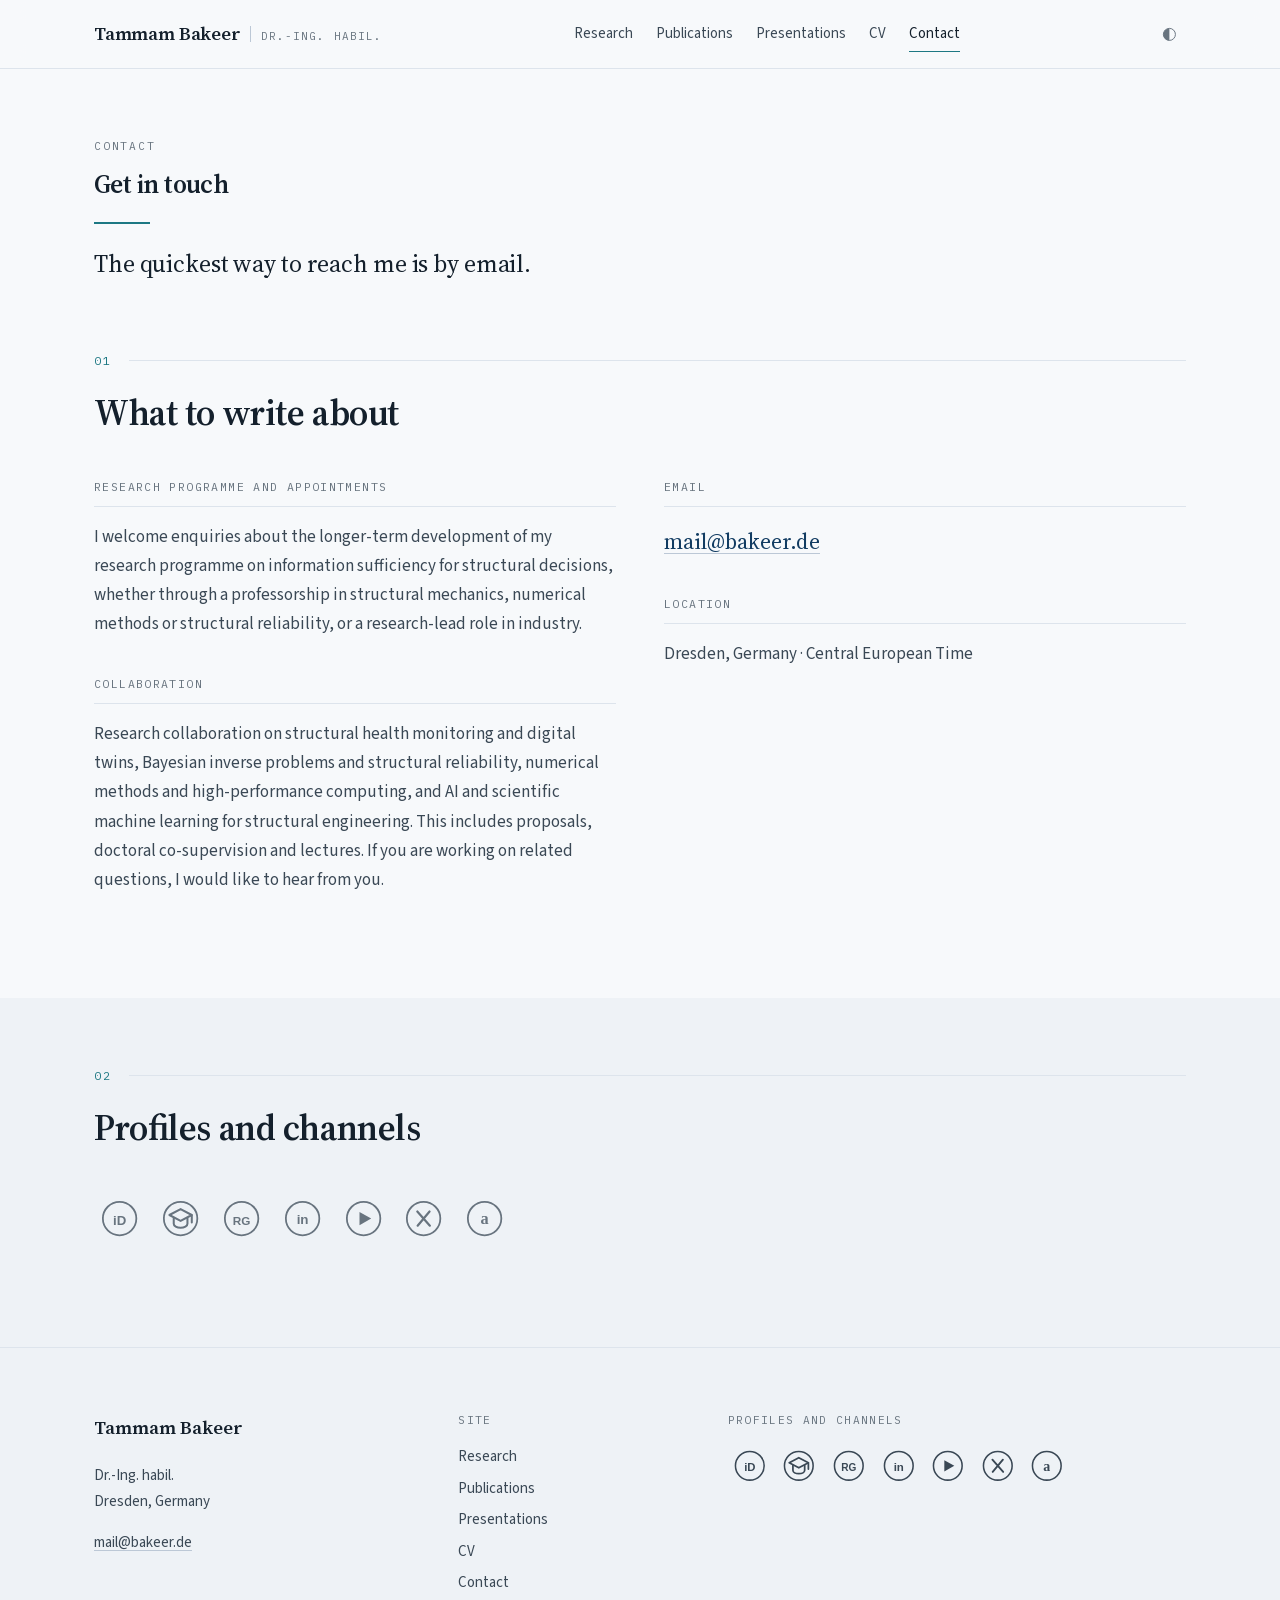
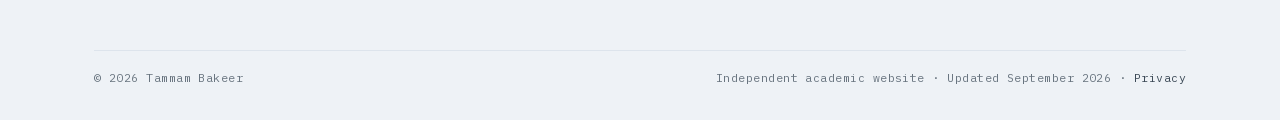
<file: contact.html>
<!doctype html>
<html lang="en">
<head>
<meta charset="utf-8">
<meta name="viewport" content="width=device-width, initial-scale=1">
<title>Contact &#8212; Tammam Bakeer</title>
<meta name="description" content="Contact Dr.-Ing. habil. Tammam Bakeer in Dresden about research collaboration and academic appointments.">
<link rel="canonical" href="https://bakeer.de/contact.html">
<meta name="author" content="Tammam Bakeer">
<meta name="theme-color" content="#f7f9fb" media="(prefers-color-scheme: light)">
<meta name="theme-color" content="#0f151b" media="(prefers-color-scheme: dark)">
<meta property="og:type" content="website">
<meta property="og:site_name" content="Tammam Bakeer">
<meta property="og:title" content="Contact &#8212; Tammam Bakeer">
<meta property="og:description" content="Contact Dr.-Ing. habil. Tammam Bakeer in Dresden about research collaboration and academic appointments.">
<meta property="og:url" content="https://bakeer.de/contact.html">
<meta property="og:image" content="https://bakeer.de/assets/img/portrait.jpg">
<meta name="twitter:card" content="summary">
<meta name="twitter:site" content="@TammamBakeer">
<link rel="icon" href="/favicon.ico" sizes="any">
<link rel="icon" href="/favicon.svg" type="image/svg+xml">
<link rel="icon" href="/favicon-96.png" type="image/png" sizes="96x96">
<link rel="apple-touch-icon" href="/apple-touch-icon.png">
<link rel="preload" href="/assets/fonts/source-serif-4-600-normal-latin.woff2" as="font" type="font/woff2" crossorigin>
<link rel="preload" href="/assets/fonts/source-sans-3-400-normal-latin.woff2" as="font" type="font/woff2" crossorigin>
<link rel="stylesheet" href="/assets/css/site.css?v=2026-09-28a">
<script>(function(){try{var m=localStorage.getItem("tb-theme");if(m==="light"||m==="dark")document.documentElement.setAttribute("data-theme",m);}catch(e){}})();</script>
</head>
<body>
<a class="skip" href="#main">Skip to content</a>
<header class="masthead">
  <div class="wrap masthead__inner">
    <a class="wordmark" href="/">
      <span class="wordmark__name">Tammam Bakeer</span>
      <span class="wordmark__rule" aria-hidden="true"></span>
      <span class="wordmark__title">Dr.-Ing. habil.</span>
    </a>
    <nav class="nav" id="site-nav" aria-label="Main">
      <a href="/research.html">Research</a>
      <a href="/publications.html">Publications</a>
      <a href="/presentations.html">Presentations</a>
      <a href="/cv.html">CV</a>
      <a href="/contact.html" aria-current="page">Contact</a>
    </nav>
    <div class="tools">
      <button class="iconbtn" type="button" data-theme-toggle aria-label="Switch colour theme"><svg viewBox="0 0 24 24" fill="none" stroke="currentColor" stroke-width="1.4" aria-hidden="true"><circle cx="12" cy="12" r="8.6"/><path d="M12 3.4a8.6 8.6 0 0 0 0 17.2z" fill="currentColor" stroke="none"/></svg></button>
      <button class="iconbtn navbtn" type="button" data-nav-toggle aria-controls="site-nav" aria-expanded="false" aria-label="Menu"><svg viewBox="0 0 24 24" fill="none" stroke="currentColor" stroke-width="1.5" stroke-linecap="round" aria-hidden="true"><path d="M4 7h16M4 12h16M4 17h16"/></svg></button>
    </div>
  </div>
</header>
<main id="main">
<section class="section section--flush" style="padding-bottom:0"><div class="wrap"><p class="eyebrow">Contact</p><h1 style="font-size:clamp(2.1rem,1.5rem+2.6vw,3.2rem);letter-spacing:-.022em">Get in touch</h1><div class="hero__rule" style="margin-top:1.4rem"></div><p class="lede prose--wide" style="margin-top:1.4rem">The quickest way to reach me is by email.</p></div></section><section class="section "><div class="wrap"><div class="section__head"><div class="section__marker"><span class="section__num">01</span></div><h2 class="section__title">What to write about</h2></div><div class="cols2"><div><p class="block__t">Research programme and appointments</p><p>I welcome enquiries about the longer-term development of my research programme on information sufficiency for structural decisions, whether through a professorship in structural mechanics, numerical methods or structural reliability, or a research-lead role in industry.</p><p class="block__t" style="margin-top:2.2rem">Collaboration</p><p>Research collaboration on structural health monitoring and digital twins, Bayesian inverse problems and structural reliability, numerical methods and high-performance computing, and AI and scientific machine learning for structural engineering. This includes proposals, doctoral co-supervision and lectures. If you are working on related questions, I would like to hear from you.</p></div><div><p class="block__t">Email</p><p style="font-family:var(--font-display);font-size:1.35rem"><a class="u" href="mailto:mail@bakeer.de">mail@bakeer.de</a></p><p class="block__t" style="margin-top:2.2rem">Location</p><p>Dresden, Germany &#183; Central European Time</p></div></div></div></section><section class="section section--tint"><div class="wrap"><div class="section__head"><div class="section__marker"><span class="section__num">02</span></div><h2 class="section__title">Profiles and channels</h2></div><div class="profile-icons profile-icons--contact" aria-label="Profiles and channels">
  <a class="profile-icon" href="https://orcid.org/0000-0001-6475-3907" rel="me noopener" aria-label="ORCID" title="ORCID"><svg viewBox="0 0 24 24" aria-hidden="true" focusable="false"><use href="/assets/icons/profile-icons.svg#orcid"></use></svg></a>
  <a class="profile-icon" href="https://scholar.google.com/citations?user=U3zgqDEAAAAJ" rel="me noopener" aria-label="Google Scholar" title="Google Scholar"><svg viewBox="0 0 24 24" aria-hidden="true" focusable="false"><use href="/assets/icons/profile-icons.svg#scholar"></use></svg></a>
  <a class="profile-icon" href="https://www.researchgate.net/profile/Tammam-Bakeer" rel="me noopener" aria-label="ResearchGate" title="ResearchGate"><svg viewBox="0 0 24 24" aria-hidden="true" focusable="false"><use href="/assets/icons/profile-icons.svg#researchgate"></use></svg></a>
  <a class="profile-icon" href="https://www.linkedin.com/in/tammambakeer" rel="me noopener" aria-label="LinkedIn" title="LinkedIn"><svg viewBox="0 0 24 24" aria-hidden="true" focusable="false"><use href="/assets/icons/profile-icons.svg#linkedin"></use></svg></a>
  <a class="profile-icon" href="https://www.youtube.com/@tammambakeer" rel="me noopener" aria-label="YouTube" title="YouTube"><svg viewBox="0 0 24 24" aria-hidden="true" focusable="false"><use href="/assets/icons/profile-icons.svg#youtube"></use></svg></a>
  <a class="profile-icon" href="https://x.com/TammamBakeer" rel="me noopener" aria-label="X" title="X"><svg viewBox="0 0 24 24" aria-hidden="true" focusable="false"><use href="/assets/icons/profile-icons.svg#x"></use></svg></a>
  <a class="profile-icon" href="https://tu-dresden.academia.edu/TammamBakeer" rel="me noopener" aria-label="Academia.edu" title="Academia.edu"><svg viewBox="0 0 24 24" aria-hidden="true" focusable="false"><use href="/assets/icons/profile-icons.svg#academia"></use></svg></a>
</div></div></section></main>
<footer class="foot">
  <div class="wrap">
    <div class="foot__grid">
      <div>
        <p class="foot__name">Tammam Bakeer</p>
        <p style="margin-top:.4rem;font-size:.94rem">Dr.-Ing. habil.<br>Dresden, Germany</p>
        <p style="margin-top:.6rem;font-size:.94rem"><a class="u" href="mailto:mail@bakeer.de">mail@bakeer.de</a></p>
      </div>
      <div>
        <p class="foot__t">Site</p>
        <ul><li><a href="/research.html">Research</a></li><li><a href="/publications.html">Publications</a></li><li><a href="/presentations.html">Presentations</a></li><li><a href="/cv.html">CV</a></li><li><a href="/contact.html">Contact</a></li></ul>
      </div>
      <div>
        <p class="foot__t">Profiles and channels</p>
        <div class="profile-icons" aria-label="Profiles and channels">
          <a class="profile-icon" href="https://orcid.org/0000-0001-6475-3907" rel="me noopener" aria-label="ORCID" title="ORCID"><svg viewBox="0 0 24 24" aria-hidden="true" focusable="false"><use href="/assets/icons/profile-icons.svg#orcid"></use></svg></a>
          <a class="profile-icon" href="https://scholar.google.com/citations?user=U3zgqDEAAAAJ" rel="me noopener" aria-label="Google Scholar" title="Google Scholar"><svg viewBox="0 0 24 24" aria-hidden="true" focusable="false"><use href="/assets/icons/profile-icons.svg#scholar"></use></svg></a>
          <a class="profile-icon" href="https://www.researchgate.net/profile/Tammam-Bakeer" rel="me noopener" aria-label="ResearchGate" title="ResearchGate"><svg viewBox="0 0 24 24" aria-hidden="true" focusable="false"><use href="/assets/icons/profile-icons.svg#researchgate"></use></svg></a>
          <a class="profile-icon" href="https://www.linkedin.com/in/tammambakeer" rel="me noopener" aria-label="LinkedIn" title="LinkedIn"><svg viewBox="0 0 24 24" aria-hidden="true" focusable="false"><use href="/assets/icons/profile-icons.svg#linkedin"></use></svg></a>
          <a class="profile-icon" href="https://www.youtube.com/@tammambakeer" rel="me noopener" aria-label="YouTube" title="YouTube"><svg viewBox="0 0 24 24" aria-hidden="true" focusable="false"><use href="/assets/icons/profile-icons.svg#youtube"></use></svg></a>
          <a class="profile-icon" href="https://x.com/TammamBakeer" rel="me noopener" aria-label="X" title="X"><svg viewBox="0 0 24 24" aria-hidden="true" focusable="false"><use href="/assets/icons/profile-icons.svg#x"></use></svg></a>
          <a class="profile-icon" href="https://tu-dresden.academia.edu/TammamBakeer" rel="me noopener" aria-label="Academia.edu" title="Academia.edu"><svg viewBox="0 0 24 24" aria-hidden="true" focusable="false"><use href="/assets/icons/profile-icons.svg#academia"></use></svg></a>
        </div>
      </div>
    </div>
    <div class="foot__bar">
      <span>&copy; <span data-year>2026</span> Tammam Bakeer</span>
      <span>Independent academic website &#183; Updated September 2026 &#183; <a href="/privacy.html">Privacy</a></span>
    </div>
  </div>
</footer>
<script src="/assets/js/site.js?v=2026-09-28a" defer></script>
<script data-goatcounter="https://bakeer.goatcounter.com/count" async src="https://gc.zgo.at/count.js"></script>
</body>
</html>
</file>
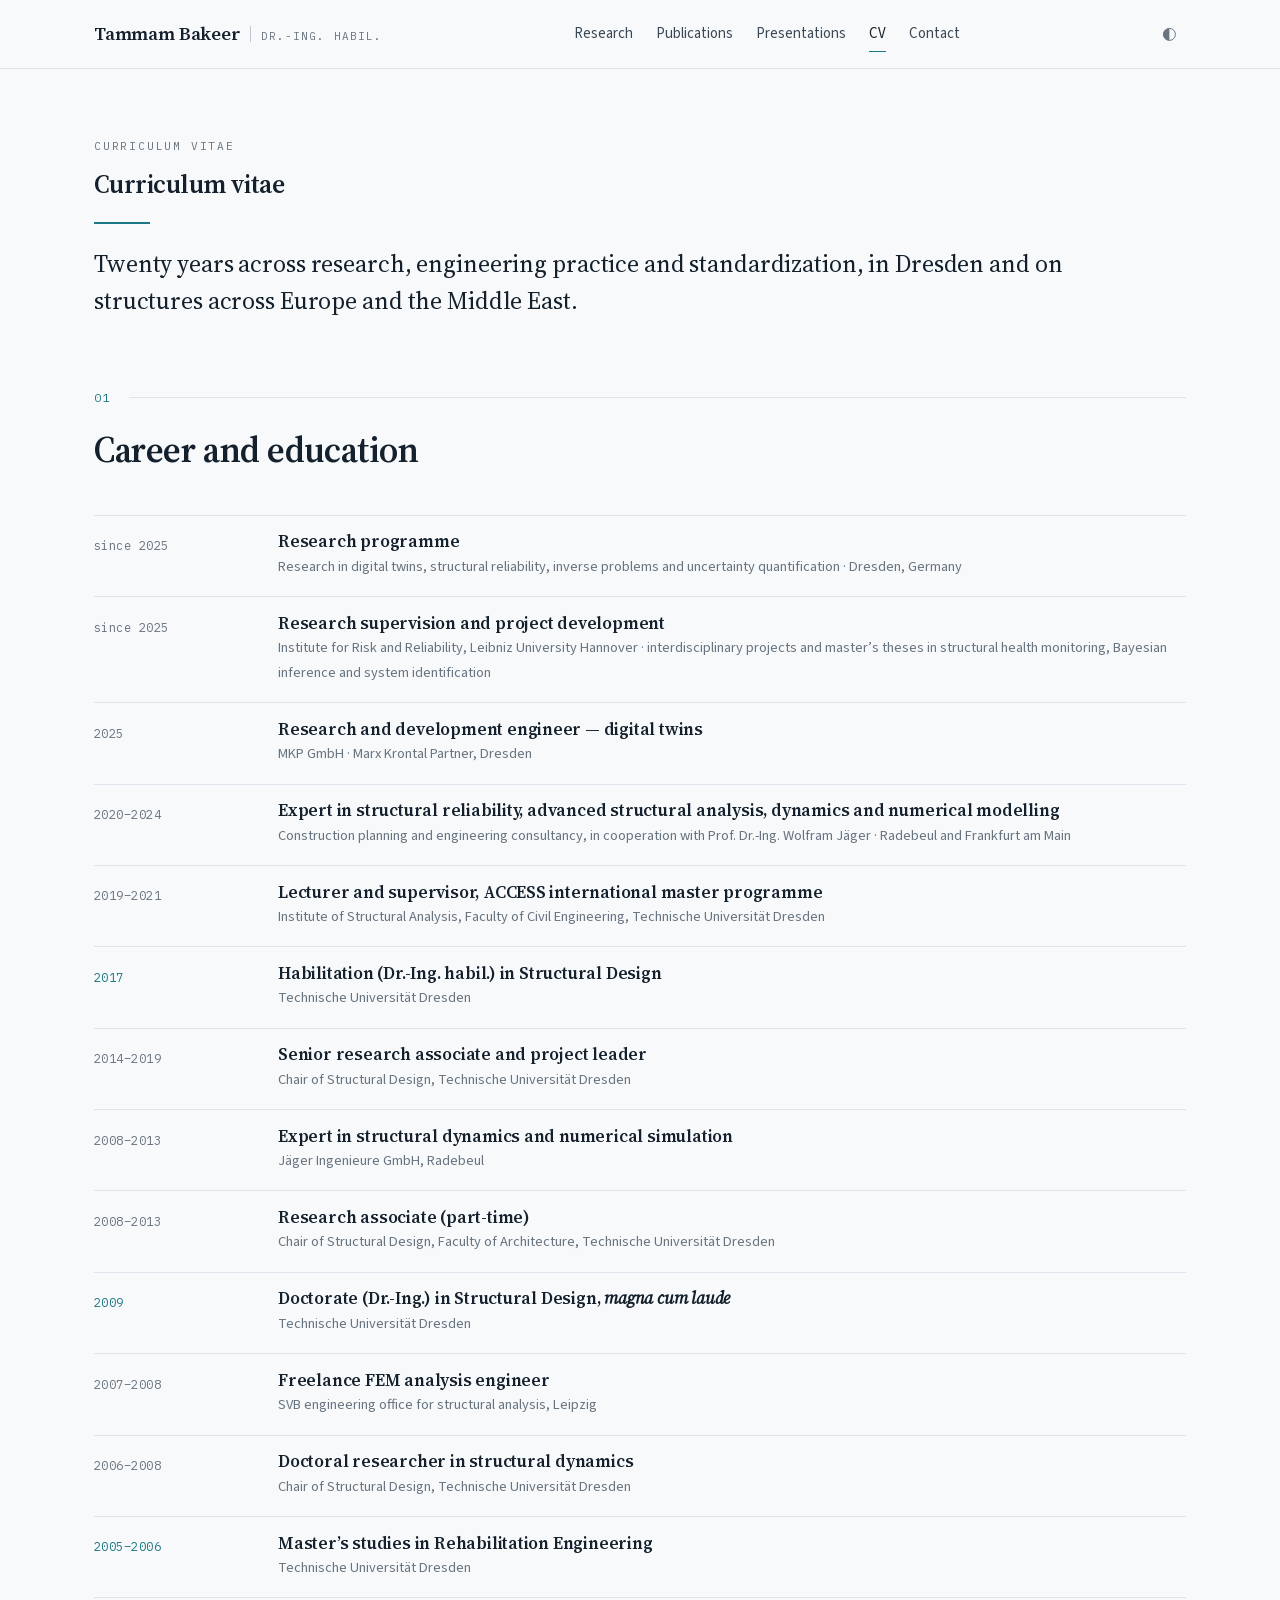
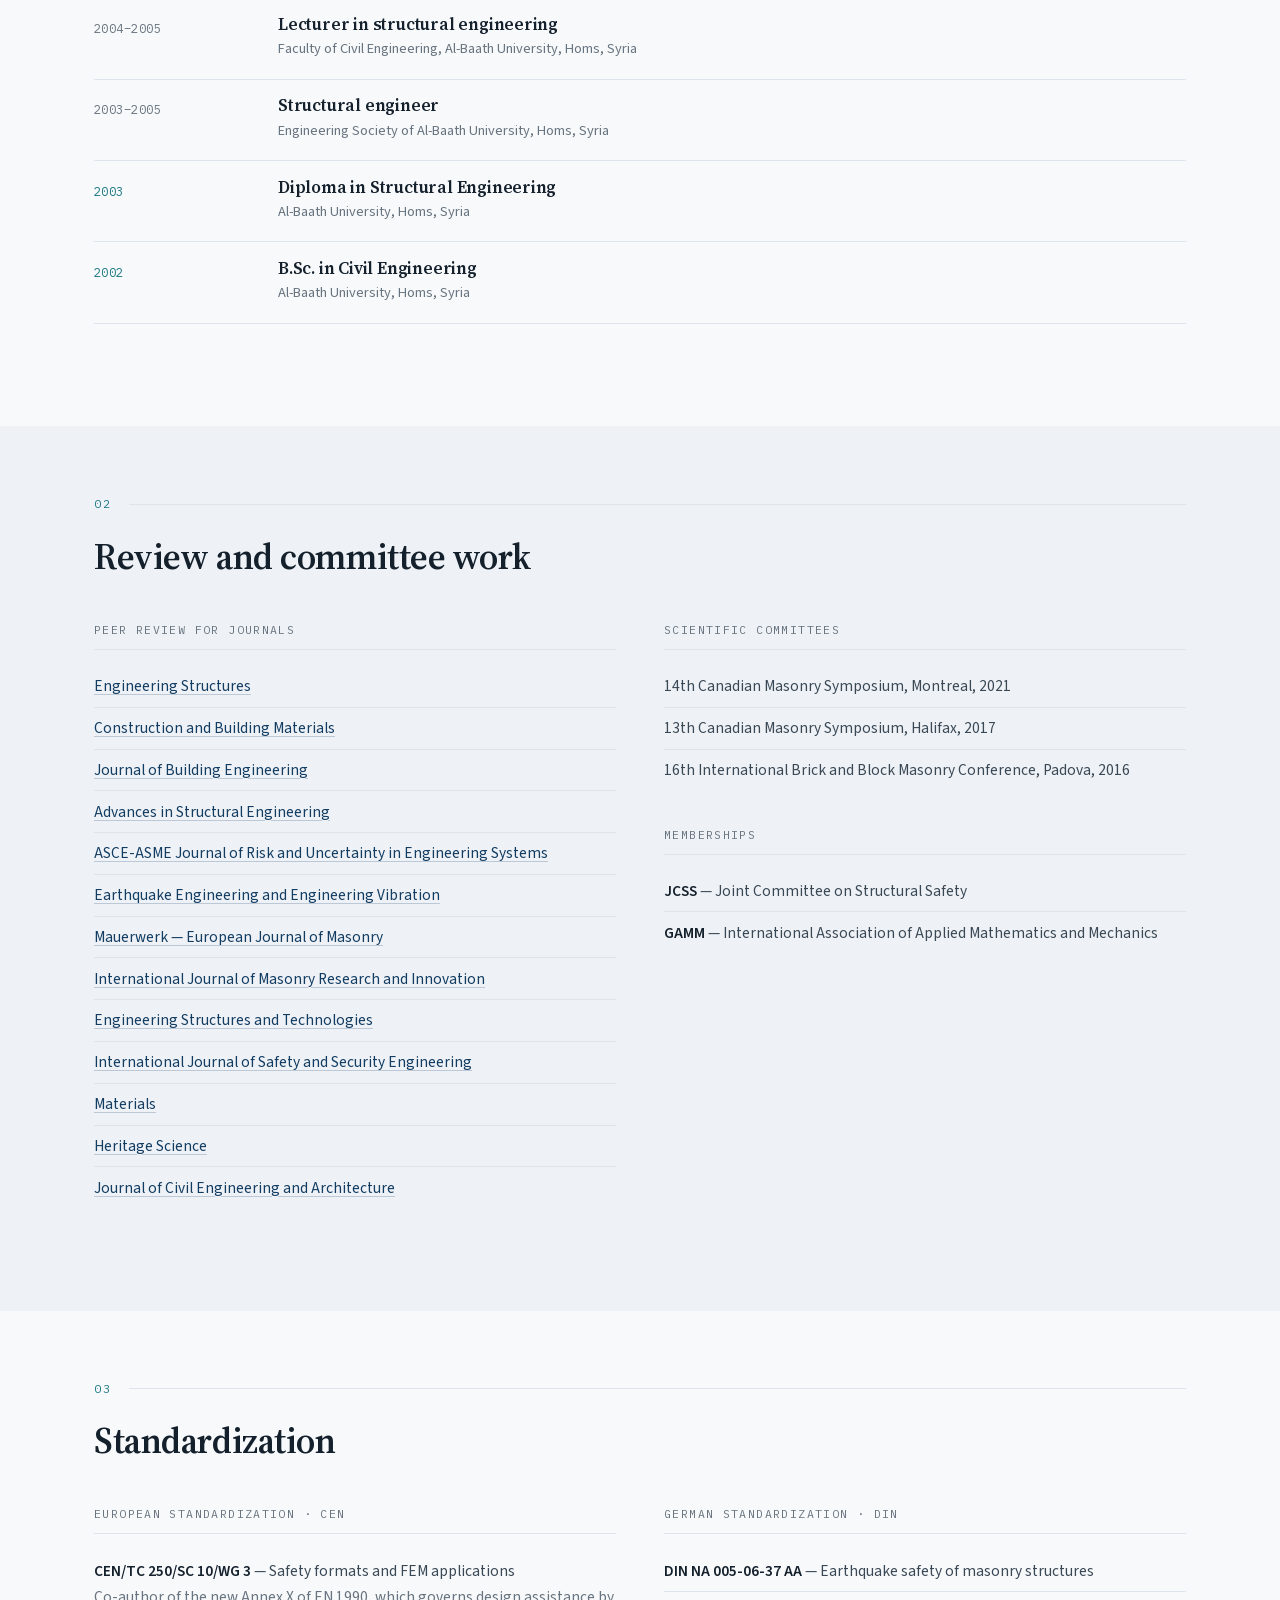
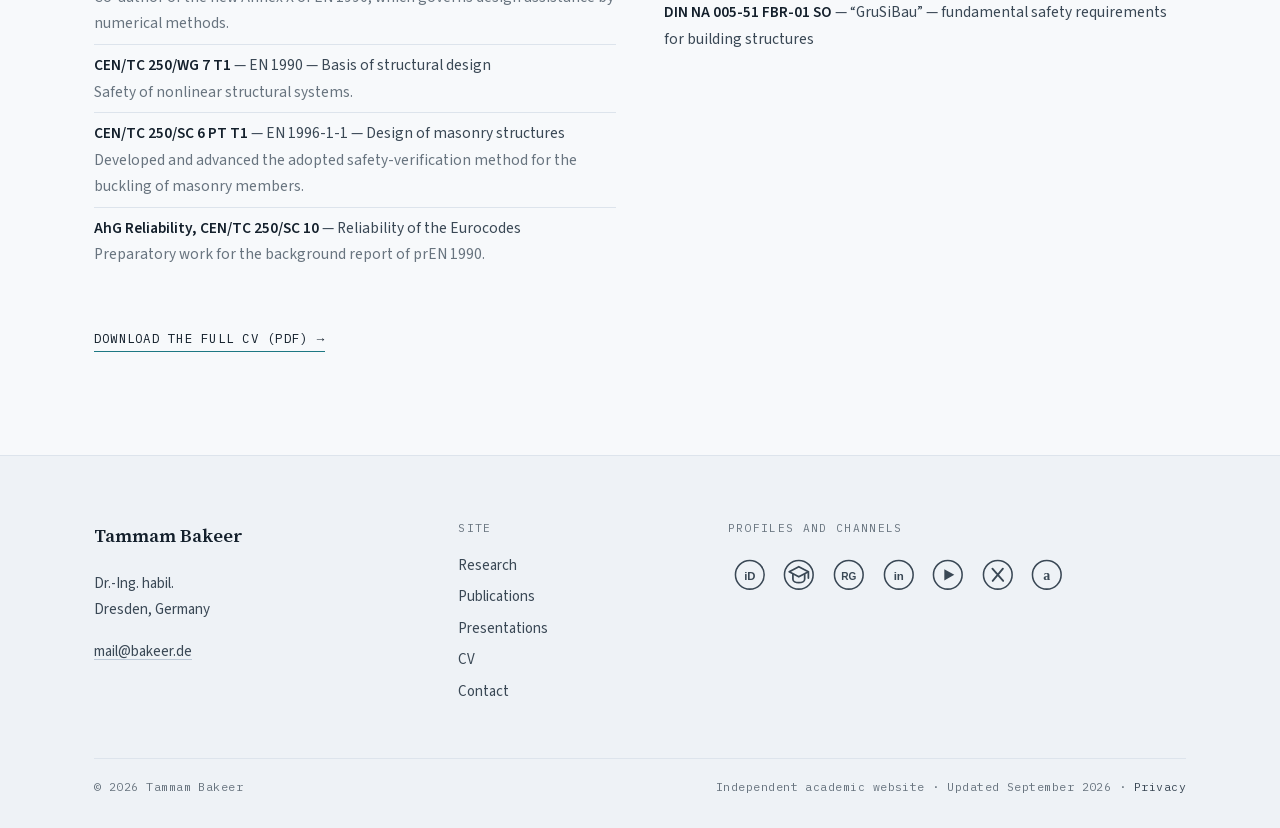
<file: cv.html>
<!doctype html>
<html lang="en">
<head>
<meta charset="utf-8">
<meta name="viewport" content="width=device-width, initial-scale=1">
<title>Curriculum vitae &#8212; Tammam Bakeer</title>
<meta name="description" content="Career, degrees, peer review, committee work and standardization activities of Dr.-Ing. habil. Tammam Bakeer, Dresden.">
<link rel="canonical" href="https://bakeer.de/cv.html">
<meta name="author" content="Tammam Bakeer">
<meta name="theme-color" content="#f7f9fb" media="(prefers-color-scheme: light)">
<meta name="theme-color" content="#0f151b" media="(prefers-color-scheme: dark)">
<meta property="og:type" content="website">
<meta property="og:site_name" content="Tammam Bakeer">
<meta property="og:title" content="Curriculum vitae &#8212; Tammam Bakeer">
<meta property="og:description" content="Career, degrees, peer review, committee work and standardization activities of Dr.-Ing. habil. Tammam Bakeer, Dresden.">
<meta property="og:url" content="https://bakeer.de/cv.html">
<meta property="og:image" content="https://bakeer.de/assets/img/portrait.jpg">
<meta name="twitter:card" content="summary">
<meta name="twitter:site" content="@TammamBakeer">
<link rel="icon" href="/favicon.ico" sizes="any">
<link rel="icon" href="/favicon.svg" type="image/svg+xml">
<link rel="icon" href="/favicon-96.png" type="image/png" sizes="96x96">
<link rel="apple-touch-icon" href="/apple-touch-icon.png">
<link rel="preload" href="/assets/fonts/source-serif-4-600-normal-latin.woff2" as="font" type="font/woff2" crossorigin>
<link rel="preload" href="/assets/fonts/source-sans-3-400-normal-latin.woff2" as="font" type="font/woff2" crossorigin>
<link rel="stylesheet" href="/assets/css/site.css?v=2026-09-28a">
<script>(function(){try{var m=localStorage.getItem("tb-theme");if(m==="light"||m==="dark")document.documentElement.setAttribute("data-theme",m);}catch(e){}})();</script>
</head>
<body>
<a class="skip" href="#main">Skip to content</a>
<header class="masthead">
  <div class="wrap masthead__inner">
    <a class="wordmark" href="/">
      <span class="wordmark__name">Tammam Bakeer</span>
      <span class="wordmark__rule" aria-hidden="true"></span>
      <span class="wordmark__title">Dr.-Ing. habil.</span>
    </a>
    <nav class="nav" id="site-nav" aria-label="Main">
      <a href="/research.html">Research</a>
      <a href="/publications.html">Publications</a>
      <a href="/presentations.html">Presentations</a>
      <a href="/cv.html" aria-current="page">CV</a>
      <a href="/contact.html">Contact</a>
    </nav>
    <div class="tools">
      <button class="iconbtn" type="button" data-theme-toggle aria-label="Switch colour theme"><svg viewBox="0 0 24 24" fill="none" stroke="currentColor" stroke-width="1.4" aria-hidden="true"><circle cx="12" cy="12" r="8.6"/><path d="M12 3.4a8.6 8.6 0 0 0 0 17.2z" fill="currentColor" stroke="none"/></svg></button>
      <button class="iconbtn navbtn" type="button" data-nav-toggle aria-controls="site-nav" aria-expanded="false" aria-label="Menu"><svg viewBox="0 0 24 24" fill="none" stroke="currentColor" stroke-width="1.5" stroke-linecap="round" aria-hidden="true"><path d="M4 7h16M4 12h16M4 17h16"/></svg></button>
    </div>
  </div>
</header>
<main id="main">
<section class="section section--flush" style="padding-bottom:0"><div class="wrap"><p class="eyebrow">Curriculum vitae</p><h1 style="font-size:clamp(2.1rem,1.5rem+2.6vw,3.2rem);letter-spacing:-.022em">Curriculum vitae</h1><div class="hero__rule" style="margin-top:1.4rem"></div><p class="lede prose--wide" style="margin-top:1.4rem">Twenty years across research, engineering practice and standardization, in Dresden and on structures across Europe and the Middle East.</p></div></section><section class="section "><div class="wrap"><div class="section__head"><div class="section__marker"><span class="section__num">01</span></div><h2 class="section__title">Career and education</h2></div><div class="entries entries--tight"><article class="entry"><p class="entry__when">since 2025</p><div><h3 class="entry__title">Research programme</h3><p class="entry__where">Research in digital twins, structural reliability, inverse problems and uncertainty quantification &#183; Dresden, Germany</p></div></article><article class="entry"><p class="entry__when">since 2025</p><div><h3 class="entry__title">Research supervision and project development</h3><p class="entry__where">Institute for Risk and Reliability, Leibniz University Hannover &#183; interdisciplinary projects and master&#8217;s theses in structural health monitoring, Bayesian inference and system identification</p></div></article><article class="entry"><p class="entry__when">2025</p><div><h3 class="entry__title">Research and development engineer &#8212; digital twins</h3><p class="entry__where">MKP GmbH &#183; Marx Krontal Partner, Dresden</p></div></article><article class="entry"><p class="entry__when">2020&#8211;2024</p><div><h3 class="entry__title">Expert in structural reliability, advanced structural analysis, dynamics and numerical modelling</h3><p class="entry__where">Construction planning and engineering consultancy, in cooperation with Prof. Dr.-Ing. Wolfram J&#228;ger &#183; Radebeul and Frankfurt am Main</p></div></article><article class="entry"><p class="entry__when">2019&#8211;2021</p><div><h3 class="entry__title">Lecturer and supervisor, ACCESS international master programme</h3><p class="entry__where">Institute of Structural Analysis, Faculty of Civil Engineering, Technische Universit&#228;t Dresden</p></div></article><article class="entry"><p class="entry__when entry__when--degree">2017</p><div><h3 class="entry__title">Habilitation (Dr.-Ing. habil.) in Structural Design</h3><p class="entry__where">Technische Universit&#228;t Dresden</p></div></article><article class="entry"><p class="entry__when">2014&#8211;2019</p><div><h3 class="entry__title">Senior research associate and project leader</h3><p class="entry__where">Chair of Structural Design, Technische Universit&#228;t Dresden</p></div></article><article class="entry"><p class="entry__when">2008&#8211;2013</p><div><h3 class="entry__title">Expert in structural dynamics and numerical simulation</h3><p class="entry__where">J&#228;ger Ingenieure GmbH, Radebeul</p></div></article><article class="entry"><p class="entry__when">2008&#8211;2013</p><div><h3 class="entry__title">Research associate (part-time)</h3><p class="entry__where">Chair of Structural Design, Faculty of Architecture, Technische Universit&#228;t Dresden</p></div></article><article class="entry"><p class="entry__when entry__when--degree">2009</p><div><h3 class="entry__title">Doctorate (Dr.-Ing.) in Structural Design, <em>magna cum laude</em></h3><p class="entry__where">Technische Universit&#228;t Dresden</p></div></article><article class="entry"><p class="entry__when">2007&#8211;2008</p><div><h3 class="entry__title">Freelance FEM analysis engineer</h3><p class="entry__where">SVB engineering office for structural analysis, Leipzig</p></div></article><article class="entry"><p class="entry__when">2006&#8211;2008</p><div><h3 class="entry__title">Doctoral researcher in structural dynamics</h3><p class="entry__where">Chair of Structural Design, Technische Universit&#228;t Dresden</p></div></article><article class="entry"><p class="entry__when entry__when--degree">2005&#8211;2006</p><div><h3 class="entry__title">Master&#8217;s studies in Rehabilitation Engineering</h3><p class="entry__where">Technische Universit&#228;t Dresden</p></div></article><article class="entry"><p class="entry__when">2004&#8211;2005</p><div><h3 class="entry__title">Lecturer in structural engineering</h3><p class="entry__where">Faculty of Civil Engineering, Al-Baath University, Homs, Syria</p></div></article><article class="entry"><p class="entry__when">2003&#8211;2005</p><div><h3 class="entry__title">Structural engineer</h3><p class="entry__where">Engineering Society of Al-Baath University, Homs, Syria</p></div></article><article class="entry"><p class="entry__when entry__when--degree">2003</p><div><h3 class="entry__title">Diploma in Structural Engineering</h3><p class="entry__where">Al-Baath University, Homs, Syria</p></div></article><article class="entry"><p class="entry__when entry__when--degree">2002</p><div><h3 class="entry__title">B.Sc. in Civil Engineering</h3><p class="entry__where">Al-Baath University, Homs, Syria</p></div></article></div></div></section><section class="section section--tint"><div class="wrap"><div class="section__head"><div class="section__marker"><span class="section__num">02</span></div><h2 class="section__title">Review and committee work</h2></div><div class="cols2"><div><p class="block__t">Peer review for journals</p><ul class="plain"><li><a class="u" href="https://www.sciencedirect.com/journal/engineering-structures" rel="noopener">Engineering Structures</a></li><li><a class="u" href="https://www.sciencedirect.com/journal/construction-and-building-materials" rel="noopener">Construction and Building Materials</a></li><li><a class="u" href="https://www.sciencedirect.com/journal/journal-of-building-engineering" rel="noopener">Journal of Building Engineering</a></li><li><a class="u" href="https://journals.sagepub.com/home/ase" rel="noopener">Advances in Structural Engineering</a></li><li><a class="u" href="https://ascelibrary.org/journal/ajrua6" rel="noopener">ASCE-ASME Journal of Risk and Uncertainty in Engineering Systems</a></li><li><a class="u" href="https://link.springer.com/journal/11803" rel="noopener">Earthquake Engineering and Engineering Vibration</a></li><li><a class="u" href="https://onlinelibrary.wiley.com/journal/14371022" rel="noopener">Mauerwerk &#8212; European Journal of Masonry</a></li><li><a class="u" href="https://www.inderscience.com/jhome.php?jcode=ijmri" rel="noopener">International Journal of Masonry Research and Innovation</a></li><li><a class="u" href="https://journals.vilniustech.lt/index.php/EST" rel="noopener">Engineering Structures and Technologies</a></li><li><a class="u" href="https://www.iieta.org/journals/ijsse" rel="noopener">International Journal of Safety and Security Engineering</a></li><li><a class="u" href="https://www.mdpi.com/journal/materials" rel="noopener">Materials</a></li><li><a class="u" href="https://heritagesciencejournal.springeropen.com/" rel="noopener">Heritage Science</a></li><li><a class="u" href="http://www.davidpublisher.org/index.php/Home/Journal/detail?journalid=30&amp;jx=JCEA" rel="noopener">Journal of Civil Engineering and Architecture</a></li></ul></div><div><p class="block__t">Scientific committees</p><ul class="plain"><li>14th Canadian Masonry Symposium, Montreal, 2021</li><li>13th Canadian Masonry Symposium, Halifax, 2017</li><li>16th International Brick and Block Masonry Conference, Padova, 2016</li></ul><p class="block__t" style="margin-top:2.2rem">Memberships</p><ul class="plain"><li><strong>JCSS</strong> &#8212; Joint Committee on Structural Safety</li><li><strong>GAMM</strong> &#8212; International Association of Applied Mathematics and Mechanics</li></ul></div></div></div></section><section class="section "><div class="wrap"><div class="section__head"><div class="section__marker"><span class="section__num">03</span></div><h2 class="section__title">Standardization</h2></div><div class="cols2"><div><p class="block__t">European standardization &#183; CEN</p><ul class="plain"><li><strong>CEN/TC 250/SC 10/WG 3</strong> &#8212; Safety formats and FEM applications<br><span class="muted">Co-author of the new Annex&nbsp;X of EN&nbsp;1990, which governs design assistance by numerical methods.</span></li><li><strong>CEN/TC 250/WG 7 T1</strong> &#8212; EN 1990 &#8212; Basis of structural design<br><span class="muted">Safety of nonlinear structural systems.</span></li><li><strong>CEN/TC 250/SC 6 PT T1</strong> &#8212; EN 1996-1-1 &#8212; Design of masonry structures<br><span class="muted">Developed and advanced the adopted safety-verification method for the buckling of masonry members.</span></li><li><strong>AhG Reliability, CEN/TC 250/SC 10</strong> &#8212; Reliability of the Eurocodes<br><span class="muted">Preparatory work for the background report of prEN&nbsp;1990.</span></li></ul></div><div><p class="block__t">German standardization &#183; DIN</p><ul class="plain"><li><strong>DIN NA 005-06-37 AA</strong> &#8212; Earthquake safety of masonry structures</li><li><strong>DIN NA 005-51 FBR-01 SO</strong> &#8212; &#8220;GruSiBau&#8221; &#8212; fundamental safety requirements for building structures</li></ul></div></div><p style="margin-top:3rem"><a class="cta" href="/assets/cv/Tammam-Bakeer-CV.pdf">Download the full CV (PDF) &#8594;</a></p></div></section></main>
<footer class="foot">
  <div class="wrap">
    <div class="foot__grid">
      <div>
        <p class="foot__name">Tammam Bakeer</p>
        <p style="margin-top:.4rem;font-size:.94rem">Dr.-Ing. habil.<br>Dresden, Germany</p>
        <p style="margin-top:.6rem;font-size:.94rem"><a class="u" href="mailto:mail@bakeer.de">mail@bakeer.de</a></p>
      </div>
      <div>
        <p class="foot__t">Site</p>
        <ul><li><a href="/research.html">Research</a></li><li><a href="/publications.html">Publications</a></li><li><a href="/presentations.html">Presentations</a></li><li><a href="/cv.html">CV</a></li><li><a href="/contact.html">Contact</a></li></ul>
      </div>
      <div>
        <p class="foot__t">Profiles and channels</p>
        <div class="profile-icons" aria-label="Profiles and channels">
          <a class="profile-icon" href="https://orcid.org/0000-0001-6475-3907" rel="me noopener" aria-label="ORCID" title="ORCID"><svg viewBox="0 0 24 24" aria-hidden="true" focusable="false"><use href="/assets/icons/profile-icons.svg#orcid"></use></svg></a>
          <a class="profile-icon" href="https://scholar.google.com/citations?user=U3zgqDEAAAAJ" rel="me noopener" aria-label="Google Scholar" title="Google Scholar"><svg viewBox="0 0 24 24" aria-hidden="true" focusable="false"><use href="/assets/icons/profile-icons.svg#scholar"></use></svg></a>
          <a class="profile-icon" href="https://www.researchgate.net/profile/Tammam-Bakeer" rel="me noopener" aria-label="ResearchGate" title="ResearchGate"><svg viewBox="0 0 24 24" aria-hidden="true" focusable="false"><use href="/assets/icons/profile-icons.svg#researchgate"></use></svg></a>
          <a class="profile-icon" href="https://www.linkedin.com/in/tammambakeer" rel="me noopener" aria-label="LinkedIn" title="LinkedIn"><svg viewBox="0 0 24 24" aria-hidden="true" focusable="false"><use href="/assets/icons/profile-icons.svg#linkedin"></use></svg></a>
          <a class="profile-icon" href="https://www.youtube.com/@tammambakeer" rel="me noopener" aria-label="YouTube" title="YouTube"><svg viewBox="0 0 24 24" aria-hidden="true" focusable="false"><use href="/assets/icons/profile-icons.svg#youtube"></use></svg></a>
          <a class="profile-icon" href="https://x.com/TammamBakeer" rel="me noopener" aria-label="X" title="X"><svg viewBox="0 0 24 24" aria-hidden="true" focusable="false"><use href="/assets/icons/profile-icons.svg#x"></use></svg></a>
          <a class="profile-icon" href="https://tu-dresden.academia.edu/TammamBakeer" rel="me noopener" aria-label="Academia.edu" title="Academia.edu"><svg viewBox="0 0 24 24" aria-hidden="true" focusable="false"><use href="/assets/icons/profile-icons.svg#academia"></use></svg></a>
        </div>
      </div>
    </div>
    <div class="foot__bar">
      <span>&copy; <span data-year>2026</span> Tammam Bakeer</span>
      <span>Independent academic website &#183; Updated September 2026 &#183; <a href="/privacy.html">Privacy</a></span>
    </div>
  </div>
</footer>
<script src="/assets/js/site.js?v=2026-09-28a" defer></script>
<script data-goatcounter="https://bakeer.goatcounter.com/count" async src="https://gc.zgo.at/count.js"></script>
</body>
</html>
</file>
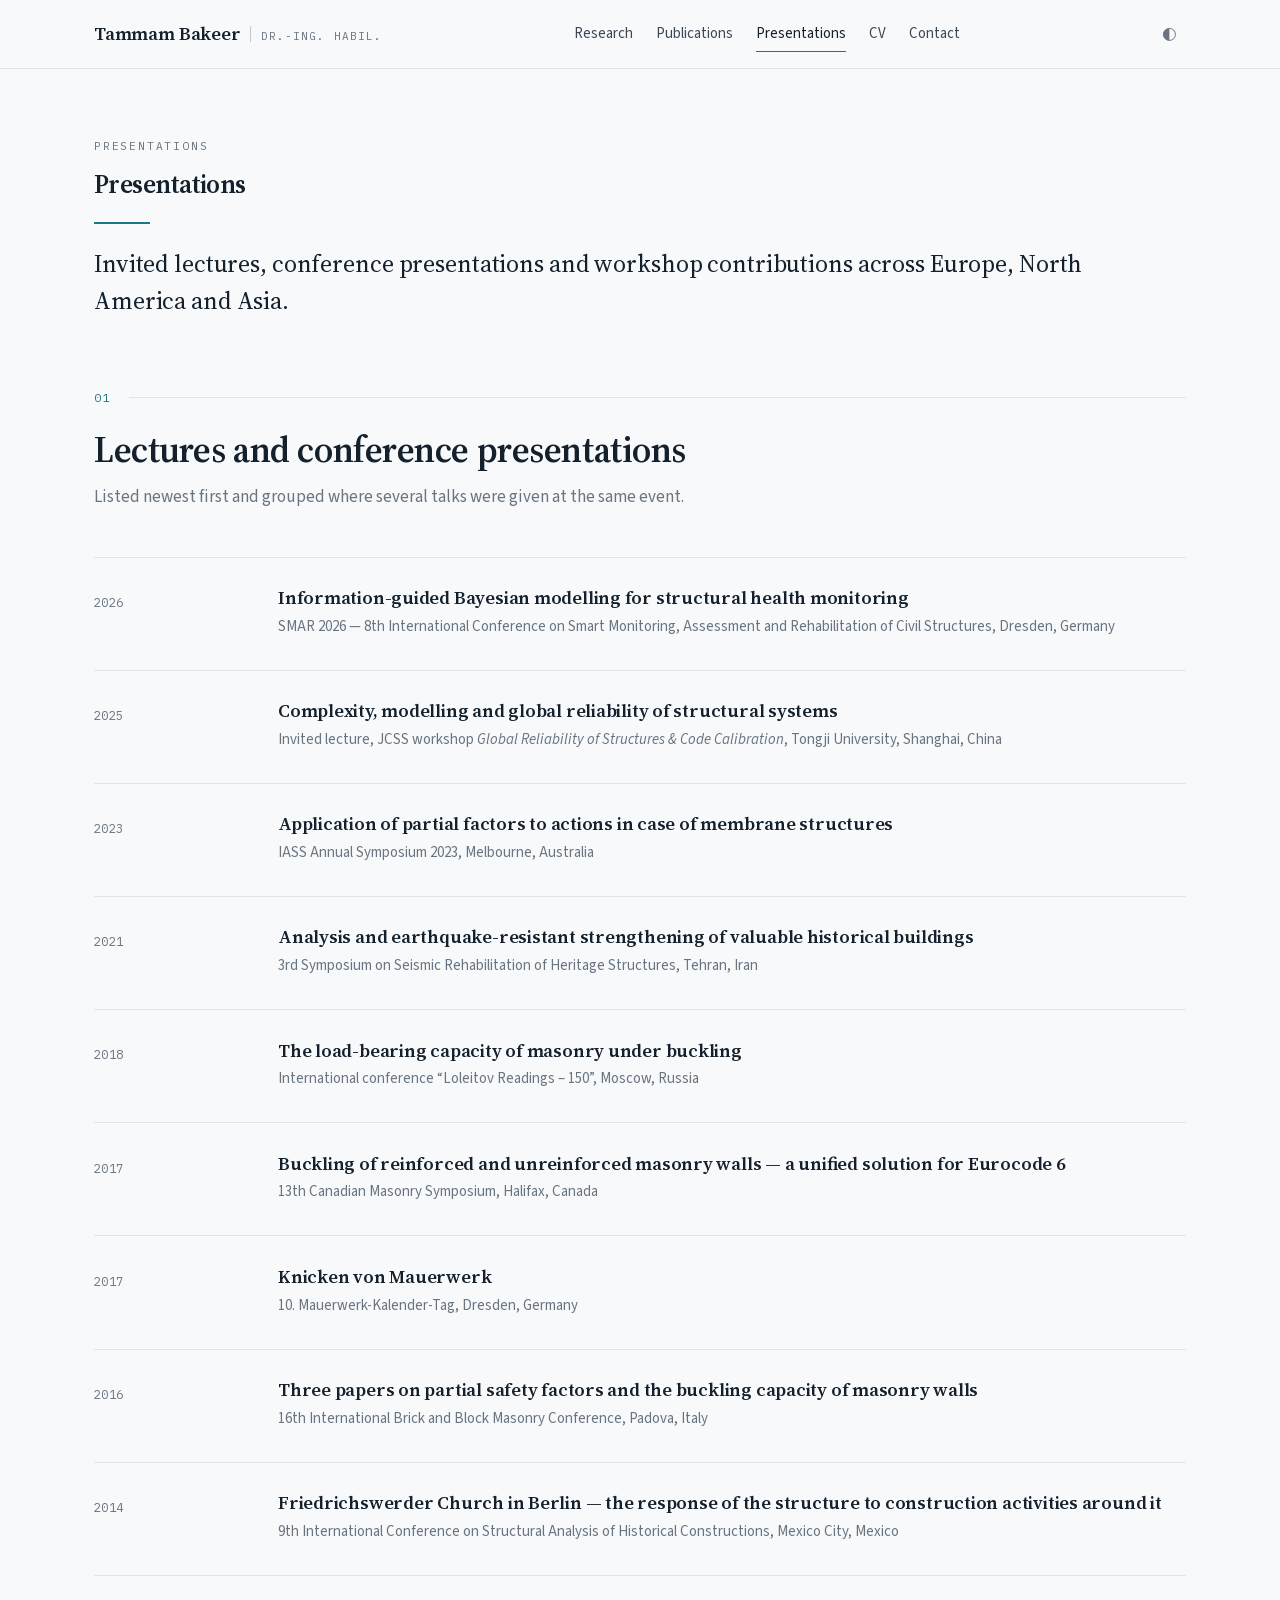
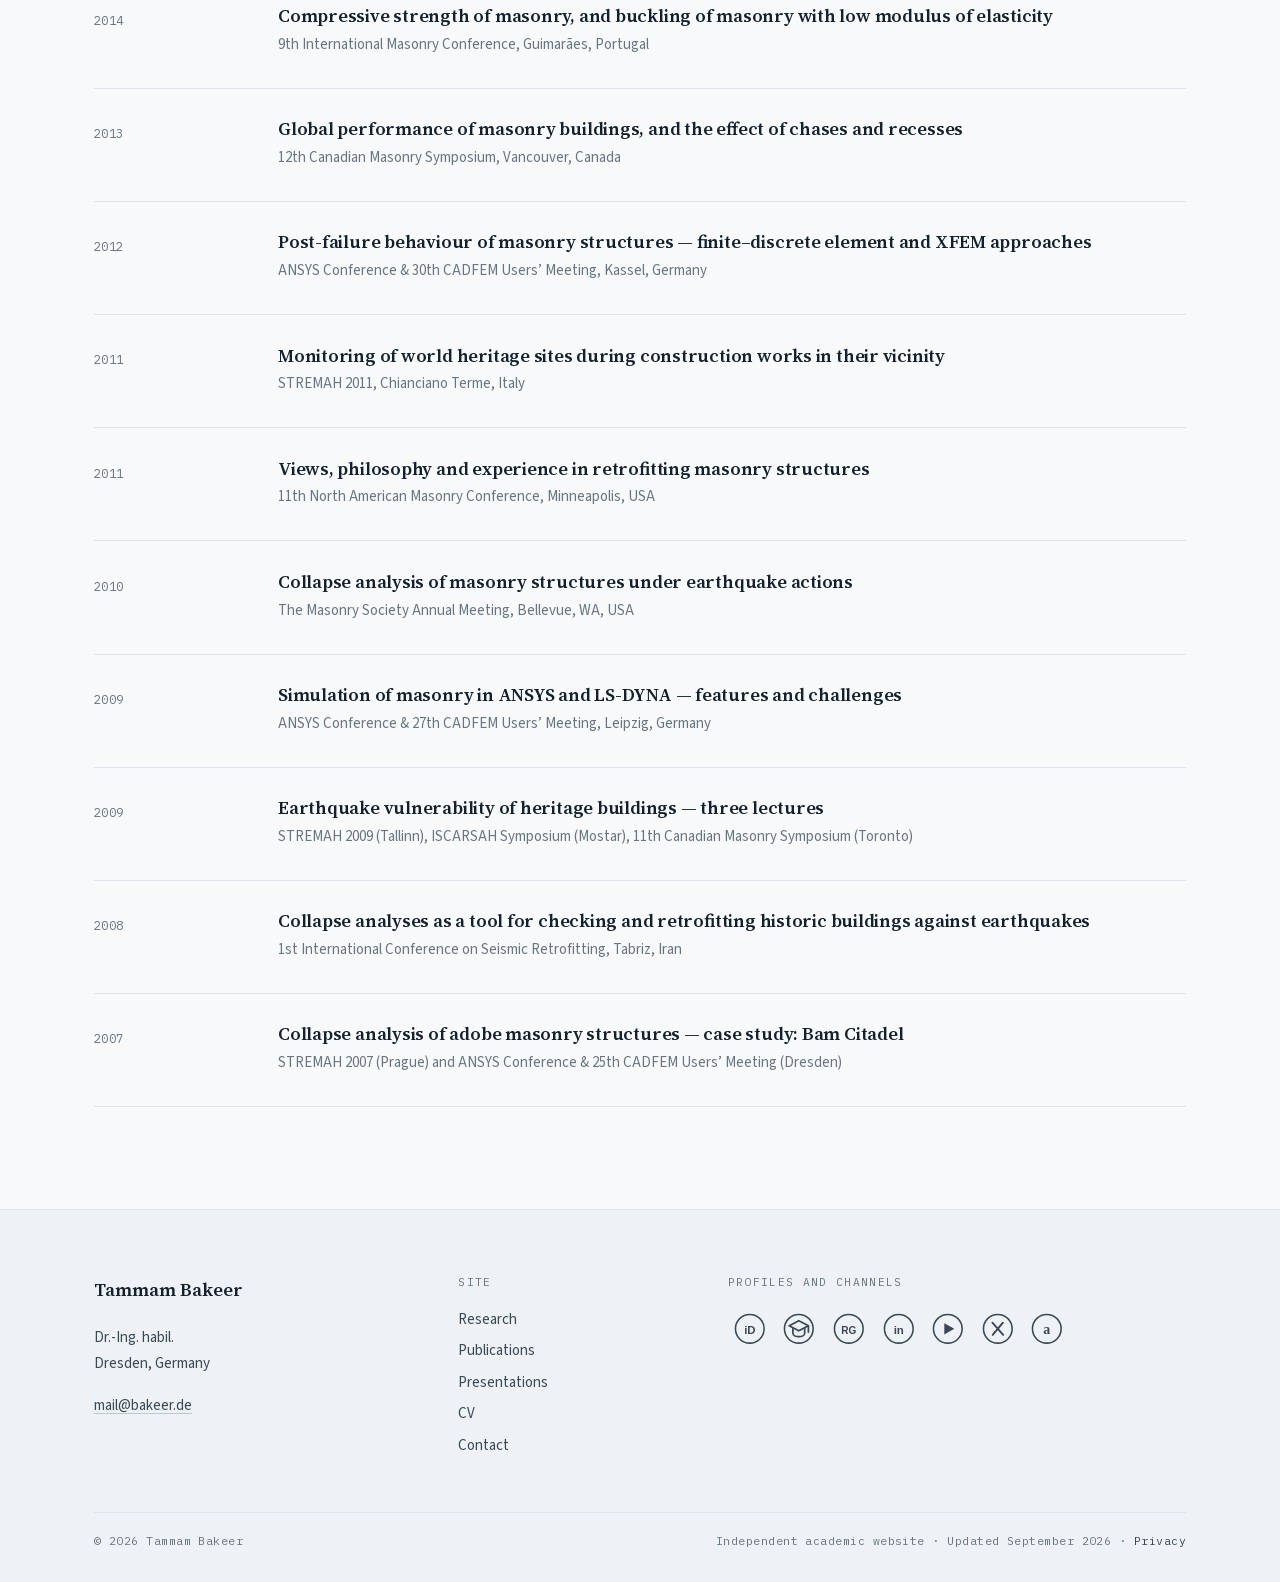
<file: presentations.html>
<!doctype html>
<html lang="en">
<head>
<meta charset="utf-8">
<meta name="viewport" content="width=device-width, initial-scale=1">
<title>Presentations &#8212; Tammam Bakeer</title>
<meta name="description" content="Invited lectures and conference presentations by Dr.-Ing. habil. Tammam Bakeer on structural reliability, computational mechanics and the assessment of existing structures.">
<link rel="canonical" href="https://bakeer.de/presentations.html">
<meta name="author" content="Tammam Bakeer">
<meta name="theme-color" content="#f7f9fb" media="(prefers-color-scheme: light)">
<meta name="theme-color" content="#0f151b" media="(prefers-color-scheme: dark)">
<meta property="og:type" content="website">
<meta property="og:site_name" content="Tammam Bakeer">
<meta property="og:title" content="Presentations &#8212; Tammam Bakeer">
<meta property="og:description" content="Invited lectures and conference presentations by Dr.-Ing. habil. Tammam Bakeer on structural reliability, computational mechanics and the assessment of existing structures.">
<meta property="og:url" content="https://bakeer.de/presentations.html">
<meta property="og:image" content="https://bakeer.de/assets/img/portrait.jpg">
<meta name="twitter:card" content="summary">
<meta name="twitter:site" content="@TammamBakeer">
<link rel="icon" href="/favicon.ico" sizes="any">
<link rel="icon" href="/favicon.svg" type="image/svg+xml">
<link rel="icon" href="/favicon-96.png" type="image/png" sizes="96x96">
<link rel="apple-touch-icon" href="/apple-touch-icon.png">
<link rel="preload" href="/assets/fonts/source-serif-4-600-normal-latin.woff2" as="font" type="font/woff2" crossorigin>
<link rel="preload" href="/assets/fonts/source-sans-3-400-normal-latin.woff2" as="font" type="font/woff2" crossorigin>
<link rel="stylesheet" href="/assets/css/site.css?v=2026-09-28a">
<script>(function(){try{var m=localStorage.getItem("tb-theme");if(m==="light"||m==="dark")document.documentElement.setAttribute("data-theme",m);}catch(e){}})();</script>
</head>
<body>
<a class="skip" href="#main">Skip to content</a>
<header class="masthead">
  <div class="wrap masthead__inner">
    <a class="wordmark" href="/">
      <span class="wordmark__name">Tammam Bakeer</span>
      <span class="wordmark__rule" aria-hidden="true"></span>
      <span class="wordmark__title">Dr.-Ing. habil.</span>
    </a>
    <nav class="nav" id="site-nav" aria-label="Main">
      <a href="/research.html">Research</a>
      <a href="/publications.html">Publications</a>
      <a href="/presentations.html" aria-current="page">Presentations</a>
      <a href="/cv.html">CV</a>
      <a href="/contact.html">Contact</a>
    </nav>
    <div class="tools">
      <button class="iconbtn" type="button" data-theme-toggle aria-label="Switch colour theme"><svg viewBox="0 0 24 24" fill="none" stroke="currentColor" stroke-width="1.4" aria-hidden="true"><circle cx="12" cy="12" r="8.6"/><path d="M12 3.4a8.6 8.6 0 0 0 0 17.2z" fill="currentColor" stroke="none"/></svg></button>
      <button class="iconbtn navbtn" type="button" data-nav-toggle aria-controls="site-nav" aria-expanded="false" aria-label="Menu"><svg viewBox="0 0 24 24" fill="none" stroke="currentColor" stroke-width="1.5" stroke-linecap="round" aria-hidden="true"><path d="M4 7h16M4 12h16M4 17h16"/></svg></button>
    </div>
  </div>
</header>
<main id="main">
<section class="section section--flush" style="padding-bottom:0"><div class="wrap"><p class="eyebrow">Presentations</p><h1 style="font-size:clamp(2.1rem,1.5rem+2.6vw,3.2rem);letter-spacing:-.022em">Presentations</h1><div class="hero__rule" style="margin-top:1.4rem"></div><p class="lede prose--wide" style="margin-top:1.4rem">Invited lectures, conference presentations and workshop contributions across Europe, North America and Asia.</p></div></section><section class="section "><div class="wrap"><div class="section__head"><div class="section__marker"><span class="section__num">01</span></div><h2 class="section__title">Lectures and conference presentations</h2><p class="section__sub">Listed newest first and grouped where several talks were given at the same event.</p></div><div class="entries"><article class="entry"><p class="entry__when">2026</p><div><h3 class="entry__title">Information-guided Bayesian modelling for structural health monitoring</h3><p class="entry__where">SMAR 2026 &#8212; 8th International Conference on Smart Monitoring, Assessment and Rehabilitation of Civil Structures, Dresden, Germany</p></div></article><article class="entry"><p class="entry__when">2025</p><div><h3 class="entry__title">Complexity, modelling and global reliability of structural systems</h3><p class="entry__where">Invited lecture, JCSS workshop <em>Global Reliability of Structures &amp; Code Calibration</em>, Tongji University, Shanghai, China</p></div></article><article class="entry"><p class="entry__when">2023</p><div><h3 class="entry__title">Application of partial factors to actions in case of membrane structures</h3><p class="entry__where">IASS Annual Symposium 2023, Melbourne, Australia</p></div></article><article class="entry"><p class="entry__when">2021</p><div><h3 class="entry__title">Analysis and earthquake-resistant strengthening of valuable historical buildings</h3><p class="entry__where">3rd Symposium on Seismic Rehabilitation of Heritage Structures, Tehran, Iran</p></div></article><article class="entry"><p class="entry__when">2018</p><div><h3 class="entry__title">The load-bearing capacity of masonry under buckling</h3><p class="entry__where">International conference &#8220;Loleitov Readings &#8211; 150&#8221;, Moscow, Russia</p></div></article><article class="entry"><p class="entry__when">2017</p><div><h3 class="entry__title">Buckling of reinforced and unreinforced masonry walls &#8212; a unified solution for Eurocode 6</h3><p class="entry__where">13th Canadian Masonry Symposium, Halifax, Canada</p></div></article><article class="entry"><p class="entry__when">2017</p><div><h3 class="entry__title">Knicken von Mauerwerk</h3><p class="entry__where">10. Mauerwerk-Kalender-Tag, Dresden, Germany</p></div></article><article class="entry"><p class="entry__when">2016</p><div><h3 class="entry__title">Three papers on partial safety factors and the buckling capacity of masonry walls</h3><p class="entry__where">16th International Brick and Block Masonry Conference, Padova, Italy</p></div></article><article class="entry"><p class="entry__when">2014</p><div><h3 class="entry__title">Friedrichswerder Church in Berlin &#8212; the response of the structure to construction activities around it</h3><p class="entry__where">9th International Conference on Structural Analysis of Historical Constructions, Mexico City, Mexico</p></div></article><article class="entry"><p class="entry__when">2014</p><div><h3 class="entry__title">Compressive strength of masonry, and buckling of masonry with low modulus of elasticity</h3><p class="entry__where">9th International Masonry Conference, Guimar&#227;es, Portugal</p></div></article><article class="entry"><p class="entry__when">2013</p><div><h3 class="entry__title">Global performance of masonry buildings, and the effect of chases and recesses</h3><p class="entry__where">12th Canadian Masonry Symposium, Vancouver, Canada</p></div></article><article class="entry"><p class="entry__when">2012</p><div><h3 class="entry__title">Post-failure behaviour of masonry structures &#8212; finite&#8211;discrete element and XFEM approaches</h3><p class="entry__where">ANSYS Conference &amp; 30th CADFEM Users&#8217; Meeting, Kassel, Germany</p></div></article><article class="entry"><p class="entry__when">2011</p><div><h3 class="entry__title">Monitoring of world heritage sites during construction works in their vicinity</h3><p class="entry__where">STREMAH 2011, Chianciano Terme, Italy</p></div></article><article class="entry"><p class="entry__when">2011</p><div><h3 class="entry__title">Views, philosophy and experience in retrofitting masonry structures</h3><p class="entry__where">11th North American Masonry Conference, Minneapolis, USA</p></div></article><article class="entry"><p class="entry__when">2010</p><div><h3 class="entry__title">Collapse analysis of masonry structures under earthquake actions</h3><p class="entry__where">The Masonry Society Annual Meeting, Bellevue, WA, USA</p></div></article><article class="entry"><p class="entry__when">2009</p><div><h3 class="entry__title">Simulation of masonry in ANSYS and LS-DYNA &#8212; features and challenges</h3><p class="entry__where">ANSYS Conference &amp; 27th CADFEM Users&#8217; Meeting, Leipzig, Germany</p></div></article><article class="entry"><p class="entry__when">2009</p><div><h3 class="entry__title">Earthquake vulnerability of heritage buildings &#8212; three lectures</h3><p class="entry__where">STREMAH 2009 (Tallinn), ISCARSAH Symposium (Mostar), 11th Canadian Masonry Symposium (Toronto)</p></div></article><article class="entry"><p class="entry__when">2008</p><div><h3 class="entry__title">Collapse analyses as a tool for checking and retrofitting historic buildings against earthquakes</h3><p class="entry__where">1st International Conference on Seismic Retrofitting, Tabriz, Iran</p></div></article><article class="entry"><p class="entry__when">2007</p><div><h3 class="entry__title">Collapse analysis of adobe masonry structures &#8212; case study: Bam Citadel</h3><p class="entry__where">STREMAH 2007 (Prague) and ANSYS Conference &amp; 25th CADFEM Users&#8217; Meeting (Dresden)</p></div></article></div></div></section></main>
<footer class="foot">
  <div class="wrap">
    <div class="foot__grid">
      <div>
        <p class="foot__name">Tammam Bakeer</p>
        <p style="margin-top:.4rem;font-size:.94rem">Dr.-Ing. habil.<br>Dresden, Germany</p>
        <p style="margin-top:.6rem;font-size:.94rem"><a class="u" href="mailto:mail@bakeer.de">mail@bakeer.de</a></p>
      </div>
      <div>
        <p class="foot__t">Site</p>
        <ul><li><a href="/research.html">Research</a></li><li><a href="/publications.html">Publications</a></li><li><a href="/presentations.html">Presentations</a></li><li><a href="/cv.html">CV</a></li><li><a href="/contact.html">Contact</a></li></ul>
      </div>
      <div>
        <p class="foot__t">Profiles and channels</p>
        <div class="profile-icons" aria-label="Profiles and channels">
          <a class="profile-icon" href="https://orcid.org/0000-0001-6475-3907" rel="me noopener" aria-label="ORCID" title="ORCID"><svg viewBox="0 0 24 24" aria-hidden="true" focusable="false"><use href="/assets/icons/profile-icons.svg#orcid"></use></svg></a>
          <a class="profile-icon" href="https://scholar.google.com/citations?user=U3zgqDEAAAAJ" rel="me noopener" aria-label="Google Scholar" title="Google Scholar"><svg viewBox="0 0 24 24" aria-hidden="true" focusable="false"><use href="/assets/icons/profile-icons.svg#scholar"></use></svg></a>
          <a class="profile-icon" href="https://www.researchgate.net/profile/Tammam-Bakeer" rel="me noopener" aria-label="ResearchGate" title="ResearchGate"><svg viewBox="0 0 24 24" aria-hidden="true" focusable="false"><use href="/assets/icons/profile-icons.svg#researchgate"></use></svg></a>
          <a class="profile-icon" href="https://www.linkedin.com/in/tammambakeer" rel="me noopener" aria-label="LinkedIn" title="LinkedIn"><svg viewBox="0 0 24 24" aria-hidden="true" focusable="false"><use href="/assets/icons/profile-icons.svg#linkedin"></use></svg></a>
          <a class="profile-icon" href="https://www.youtube.com/@tammambakeer" rel="me noopener" aria-label="YouTube" title="YouTube"><svg viewBox="0 0 24 24" aria-hidden="true" focusable="false"><use href="/assets/icons/profile-icons.svg#youtube"></use></svg></a>
          <a class="profile-icon" href="https://x.com/TammamBakeer" rel="me noopener" aria-label="X" title="X"><svg viewBox="0 0 24 24" aria-hidden="true" focusable="false"><use href="/assets/icons/profile-icons.svg#x"></use></svg></a>
          <a class="profile-icon" href="https://tu-dresden.academia.edu/TammamBakeer" rel="me noopener" aria-label="Academia.edu" title="Academia.edu"><svg viewBox="0 0 24 24" aria-hidden="true" focusable="false"><use href="/assets/icons/profile-icons.svg#academia"></use></svg></a>
        </div>
      </div>
    </div>
    <div class="foot__bar">
      <span>&copy; <span data-year>2026</span> Tammam Bakeer</span>
      <span>Independent academic website &#183; Updated September 2026 &#183; <a href="/privacy.html">Privacy</a></span>
    </div>
  </div>
</footer>
<script src="/assets/js/site.js?v=2026-09-28a" defer></script>
<script data-goatcounter="https://bakeer.goatcounter.com/count" async src="https://gc.zgo.at/count.js"></script>
</body>
</html>
</file>
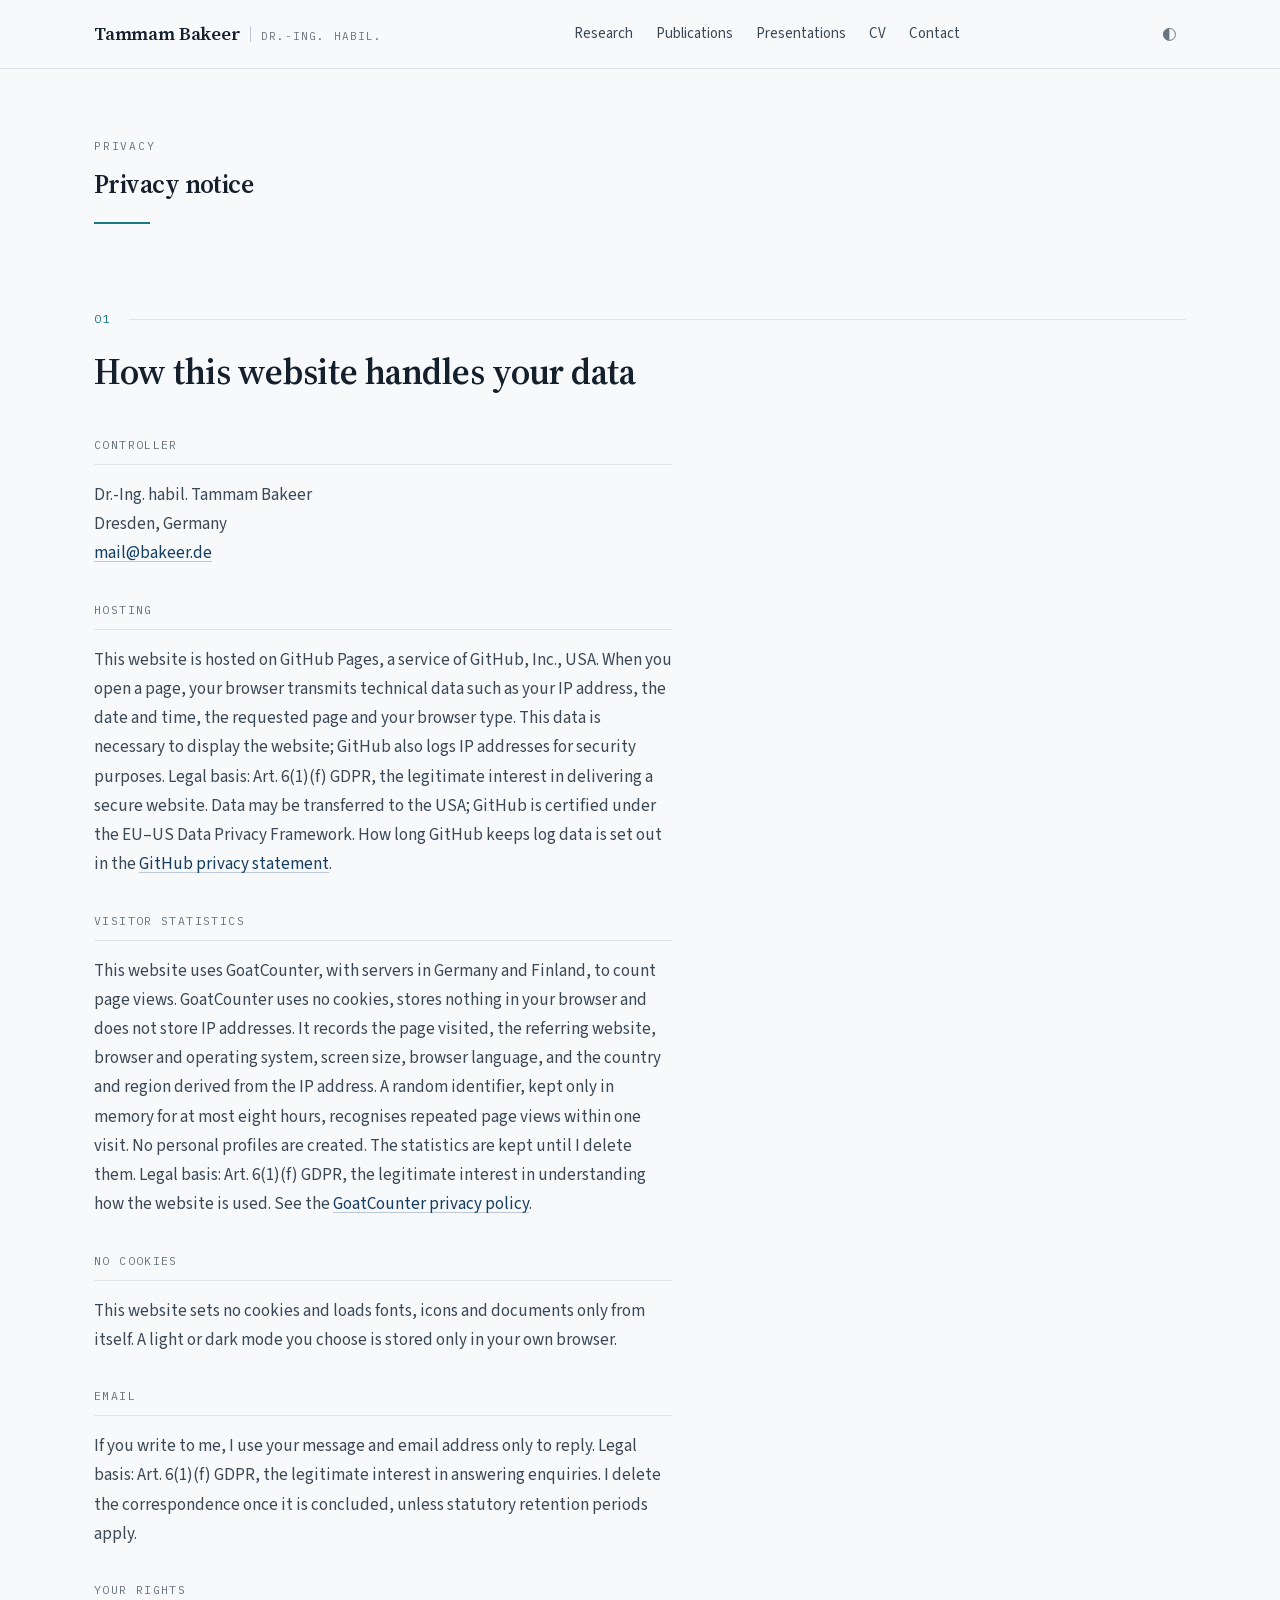
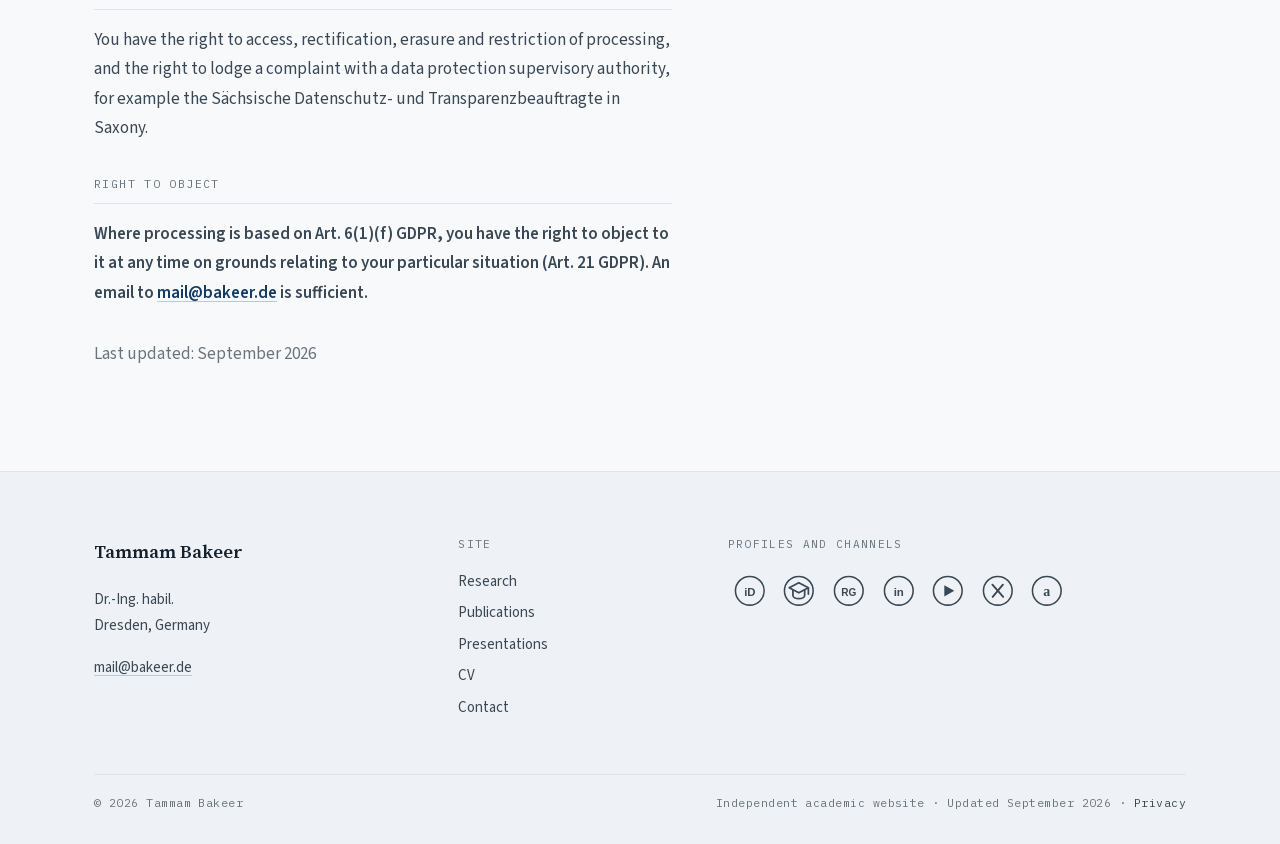
<file: privacy.html>
<!doctype html>
<html lang="en">
<head>
<meta charset="utf-8">
<meta name="viewport" content="width=device-width, initial-scale=1">
<title>Privacy &#8212; Tammam Bakeer</title>
<meta name="description" content="Privacy notice for the website of Dr.-Ing. habil. Tammam Bakeer.">
<link rel="canonical" href="https://bakeer.de/privacy.html">
<meta name="author" content="Tammam Bakeer">
<meta name="theme-color" content="#f7f9fb" media="(prefers-color-scheme: light)">
<meta name="theme-color" content="#0f151b" media="(prefers-color-scheme: dark)">
<meta property="og:type" content="website">
<meta property="og:site_name" content="Tammam Bakeer">
<meta property="og:title" content="Privacy &#8212; Tammam Bakeer">
<meta property="og:description" content="Privacy notice for the website of Dr.-Ing. habil. Tammam Bakeer.">
<meta property="og:url" content="https://bakeer.de/privacy.html">
<meta property="og:image" content="https://bakeer.de/assets/img/portrait.jpg">
<meta name="twitter:card" content="summary">
<meta name="twitter:site" content="@TammamBakeer">
<link rel="icon" href="/favicon.ico" sizes="any">
<link rel="icon" href="/favicon.svg" type="image/svg+xml">
<link rel="icon" href="/favicon-96.png" type="image/png" sizes="96x96">
<link rel="apple-touch-icon" href="/apple-touch-icon.png">
<link rel="preload" href="/assets/fonts/source-serif-4-600-normal-latin.woff2" as="font" type="font/woff2" crossorigin>
<link rel="preload" href="/assets/fonts/source-sans-3-400-normal-latin.woff2" as="font" type="font/woff2" crossorigin>
<link rel="stylesheet" href="/assets/css/site.css?v=2026-09-28a">
<script>(function(){try{var m=localStorage.getItem("tb-theme");if(m==="light"||m==="dark")document.documentElement.setAttribute("data-theme",m);}catch(e){}})();</script>
</head>
<body>
<a class="skip" href="#main">Skip to content</a>
<header class="masthead">
  <div class="wrap masthead__inner">
    <a class="wordmark" href="/">
      <span class="wordmark__name">Tammam Bakeer</span>
      <span class="wordmark__rule" aria-hidden="true"></span>
      <span class="wordmark__title">Dr.-Ing. habil.</span>
    </a>
    <nav class="nav" id="site-nav" aria-label="Main">
      <a href="/research.html">Research</a>
      <a href="/publications.html">Publications</a>
      <a href="/presentations.html">Presentations</a>
      <a href="/cv.html">CV</a>
      <a href="/contact.html">Contact</a>
    </nav>
    <div class="tools">
      <button class="iconbtn" type="button" data-theme-toggle aria-label="Switch colour theme"><svg viewBox="0 0 24 24" fill="none" stroke="currentColor" stroke-width="1.4" aria-hidden="true"><circle cx="12" cy="12" r="8.6"/><path d="M12 3.4a8.6 8.6 0 0 0 0 17.2z" fill="currentColor" stroke="none"/></svg></button>
      <button class="iconbtn navbtn" type="button" data-nav-toggle aria-controls="site-nav" aria-expanded="false" aria-label="Menu"><svg viewBox="0 0 24 24" fill="none" stroke="currentColor" stroke-width="1.5" stroke-linecap="round" aria-hidden="true"><path d="M4 7h16M4 12h16M4 17h16"/></svg></button>
    </div>
  </div>
</header>
<main id="main"><section class="section section--flush" style="padding-bottom:0"><div class="wrap"><p class="eyebrow">Privacy</p><h1 style="font-size:clamp(2.1rem,1.5rem+2.6vw,3.2rem);letter-spacing:-.022em">Privacy notice</h1><div class="hero__rule" style="margin-top:1.4rem"></div></div></section><section class="section "><div class="wrap"><div class="section__head"><div class="section__marker"><span class="section__num">01</span></div><h2 class="section__title">How this website handles your data</h2></div><div class="prose"><p class="block__t">Controller</p><p>Dr.-Ing. habil. Tammam Bakeer<br>Dresden, Germany<br><a class="u" href="mailto:mail@bakeer.de">mail@bakeer.de</a></p><p class="block__t" style="margin-top:2rem">Hosting</p><p>This website is hosted on GitHub Pages, a service of GitHub, Inc., USA. When you open a page, your browser transmits technical data such as your IP address, the date and time, the requested page and your browser type. This data is necessary to display the website; GitHub also logs IP addresses for security purposes. Legal basis: Art.&#160;6(1)(f) GDPR, the legitimate interest in delivering a secure website. Data may be transferred to the USA; GitHub is certified under the EU&#8211;US Data Privacy Framework. How long GitHub keeps log data is set out in the <a class="u" href="https://docs.github.com/en/site-policy/privacy-policies/github-general-privacy-statement" rel="noopener">GitHub privacy statement</a>.</p><p class="block__t" style="margin-top:2rem">Visitor statistics</p><p>This website uses GoatCounter, with servers in Germany and Finland, to count page views. GoatCounter uses no cookies, stores nothing in your browser and does not store IP addresses. It records the page visited, the referring website, browser and operating system, screen size, browser language, and the country and region derived from the IP address. A random identifier, kept only in memory for at most eight hours, recognises repeated page views within one visit. No personal profiles are created. The statistics are kept until I delete them. Legal basis: Art.&#160;6(1)(f) GDPR, the legitimate interest in understanding how the website is used. See the <a class="u" href="https://www.goatcounter.com/help/privacy" rel="noopener">GoatCounter privacy policy</a>.</p><p class="block__t" style="margin-top:2rem">No cookies</p><p>This website sets no cookies and loads fonts, icons and documents only from itself. A light or dark mode you choose is stored only in your own browser.</p><p class="block__t" style="margin-top:2rem">Email</p><p>If you write to me, I use your message and email address only to reply. Legal basis: Art.&#160;6(1)(f) GDPR, the legitimate interest in answering enquiries. I delete the correspondence once it is concluded, unless statutory retention periods apply.</p><p class="block__t" style="margin-top:2rem">Your rights</p><p>You have the right to access, rectification, erasure and restriction of processing, and the right to lodge a complaint with a data protection supervisory authority, for example the S&#228;chsische Datenschutz- und Transparenzbeauftragte in Saxony.</p><p class="block__t" style="margin-top:2rem">Right to object</p><p><strong>Where processing is based on Art.&#160;6(1)(f) GDPR, you have the right to object to it at any time on grounds relating to your particular situation (Art.&#160;21 GDPR). An email to <a class="u" href="mailto:mail@bakeer.de">mail@bakeer.de</a> is sufficient.</strong></p><p class="muted" style="margin-top:2rem">Last updated: September 2026</p></div></div></section></main>
<footer class="foot">
  <div class="wrap">
    <div class="foot__grid">
      <div>
        <p class="foot__name">Tammam Bakeer</p>
        <p style="margin-top:.4rem;font-size:.94rem">Dr.-Ing. habil.<br>Dresden, Germany</p>
        <p style="margin-top:.6rem;font-size:.94rem"><a class="u" href="mailto:mail@bakeer.de">mail@bakeer.de</a></p>
      </div>
      <div>
        <p class="foot__t">Site</p>
        <ul><li><a href="/research.html">Research</a></li><li><a href="/publications.html">Publications</a></li><li><a href="/presentations.html">Presentations</a></li><li><a href="/cv.html">CV</a></li><li><a href="/contact.html">Contact</a></li></ul>
      </div>
      <div>
        <p class="foot__t">Profiles and channels</p>
        <div class="profile-icons" aria-label="Profiles and channels">
          <a class="profile-icon" href="https://orcid.org/0000-0001-6475-3907" rel="me noopener" aria-label="ORCID" title="ORCID"><svg viewBox="0 0 24 24" aria-hidden="true" focusable="false"><use href="/assets/icons/profile-icons.svg#orcid"></use></svg></a>
          <a class="profile-icon" href="https://scholar.google.com/citations?user=U3zgqDEAAAAJ" rel="me noopener" aria-label="Google Scholar" title="Google Scholar"><svg viewBox="0 0 24 24" aria-hidden="true" focusable="false"><use href="/assets/icons/profile-icons.svg#scholar"></use></svg></a>
          <a class="profile-icon" href="https://www.researchgate.net/profile/Tammam-Bakeer" rel="me noopener" aria-label="ResearchGate" title="ResearchGate"><svg viewBox="0 0 24 24" aria-hidden="true" focusable="false"><use href="/assets/icons/profile-icons.svg#researchgate"></use></svg></a>
          <a class="profile-icon" href="https://www.linkedin.com/in/tammambakeer" rel="me noopener" aria-label="LinkedIn" title="LinkedIn"><svg viewBox="0 0 24 24" aria-hidden="true" focusable="false"><use href="/assets/icons/profile-icons.svg#linkedin"></use></svg></a>
          <a class="profile-icon" href="https://www.youtube.com/@tammambakeer" rel="me noopener" aria-label="YouTube" title="YouTube"><svg viewBox="0 0 24 24" aria-hidden="true" focusable="false"><use href="/assets/icons/profile-icons.svg#youtube"></use></svg></a>
          <a class="profile-icon" href="https://x.com/TammamBakeer" rel="me noopener" aria-label="X" title="X"><svg viewBox="0 0 24 24" aria-hidden="true" focusable="false"><use href="/assets/icons/profile-icons.svg#x"></use></svg></a>
          <a class="profile-icon" href="https://tu-dresden.academia.edu/TammamBakeer" rel="me noopener" aria-label="Academia.edu" title="Academia.edu"><svg viewBox="0 0 24 24" aria-hidden="true" focusable="false"><use href="/assets/icons/profile-icons.svg#academia"></use></svg></a>
        </div>
      </div>
    </div>
    <div class="foot__bar">
      <span>&copy; <span data-year>2026</span> Tammam Bakeer</span>
      <span>Independent academic website &#183; Updated September 2026 &#183; <a href="/privacy.html">Privacy</a></span>
    </div>
  </div>
</footer>
<script src="/assets/js/site.js?v=2026-09-28a" defer></script>
<script data-goatcounter="https://bakeer.goatcounter.com/count" async src="https://gc.zgo.at/count.js"></script>
</body>
</html>
</file>
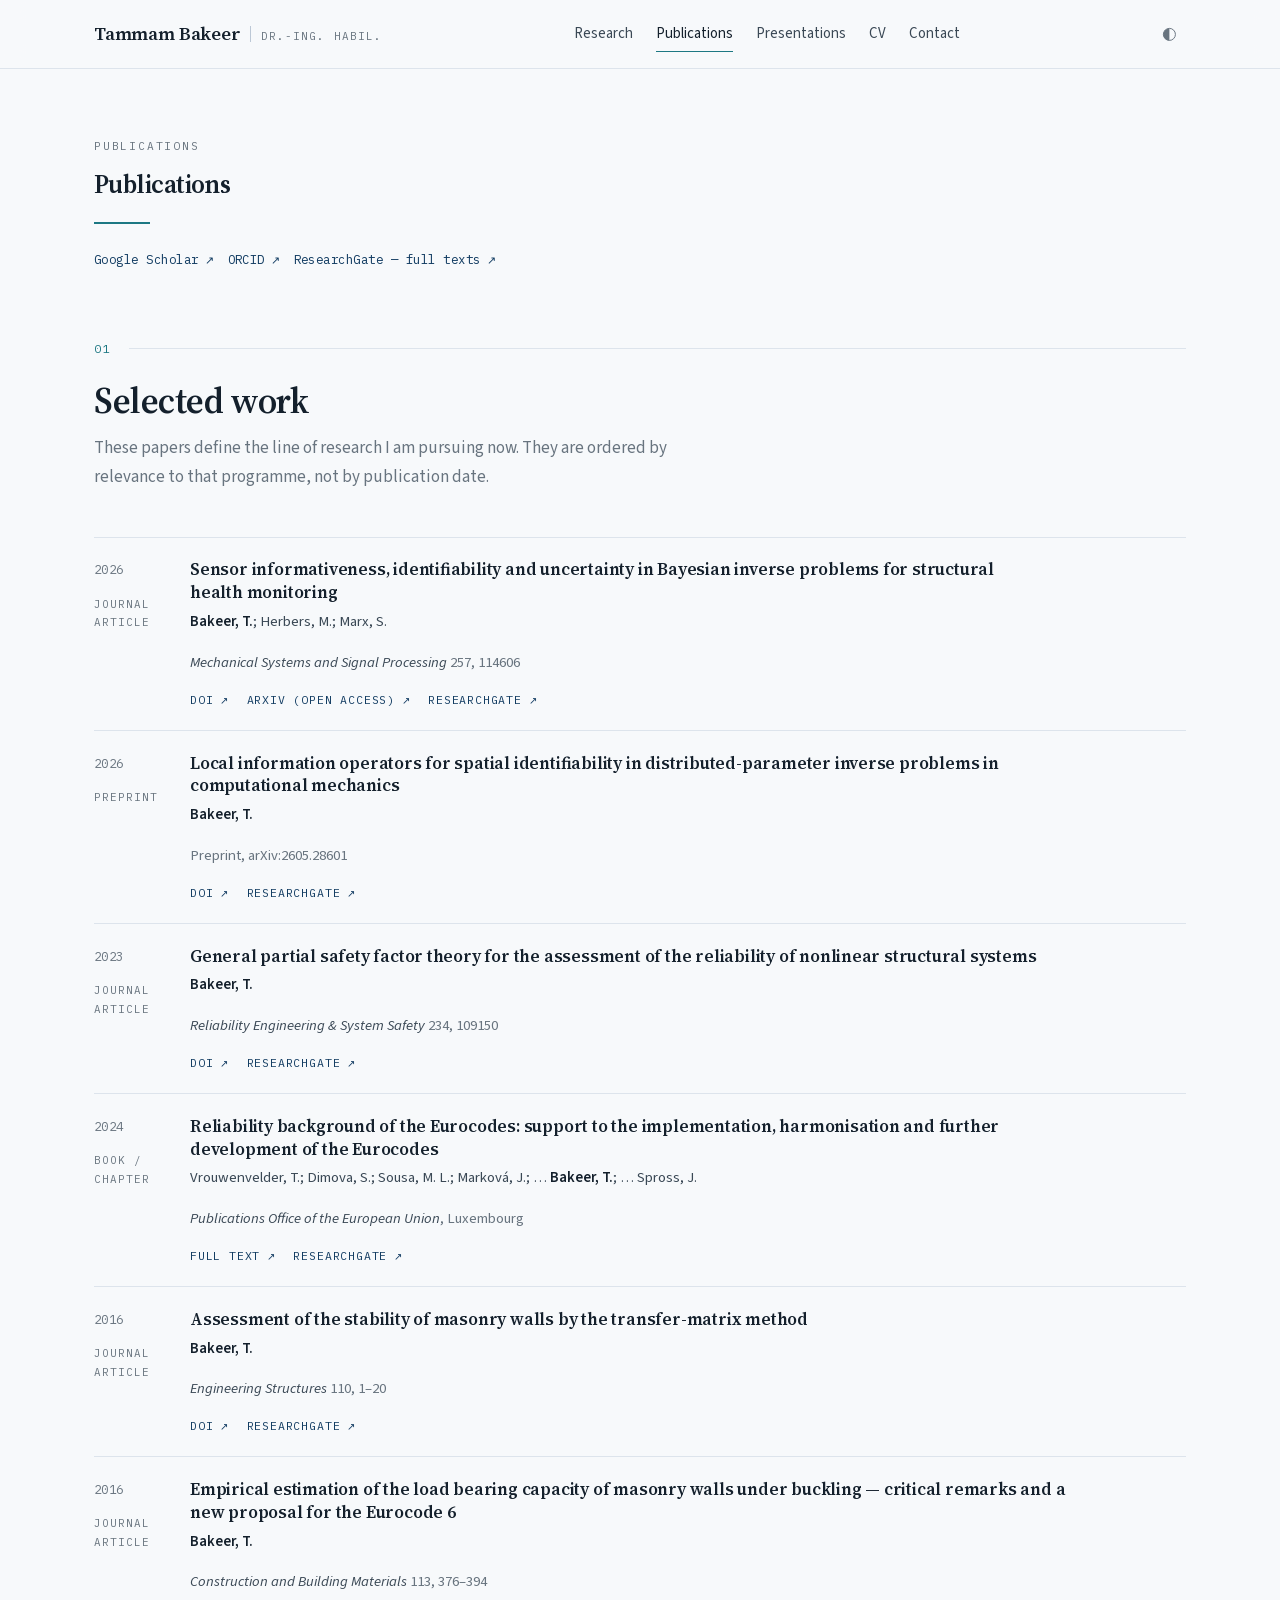
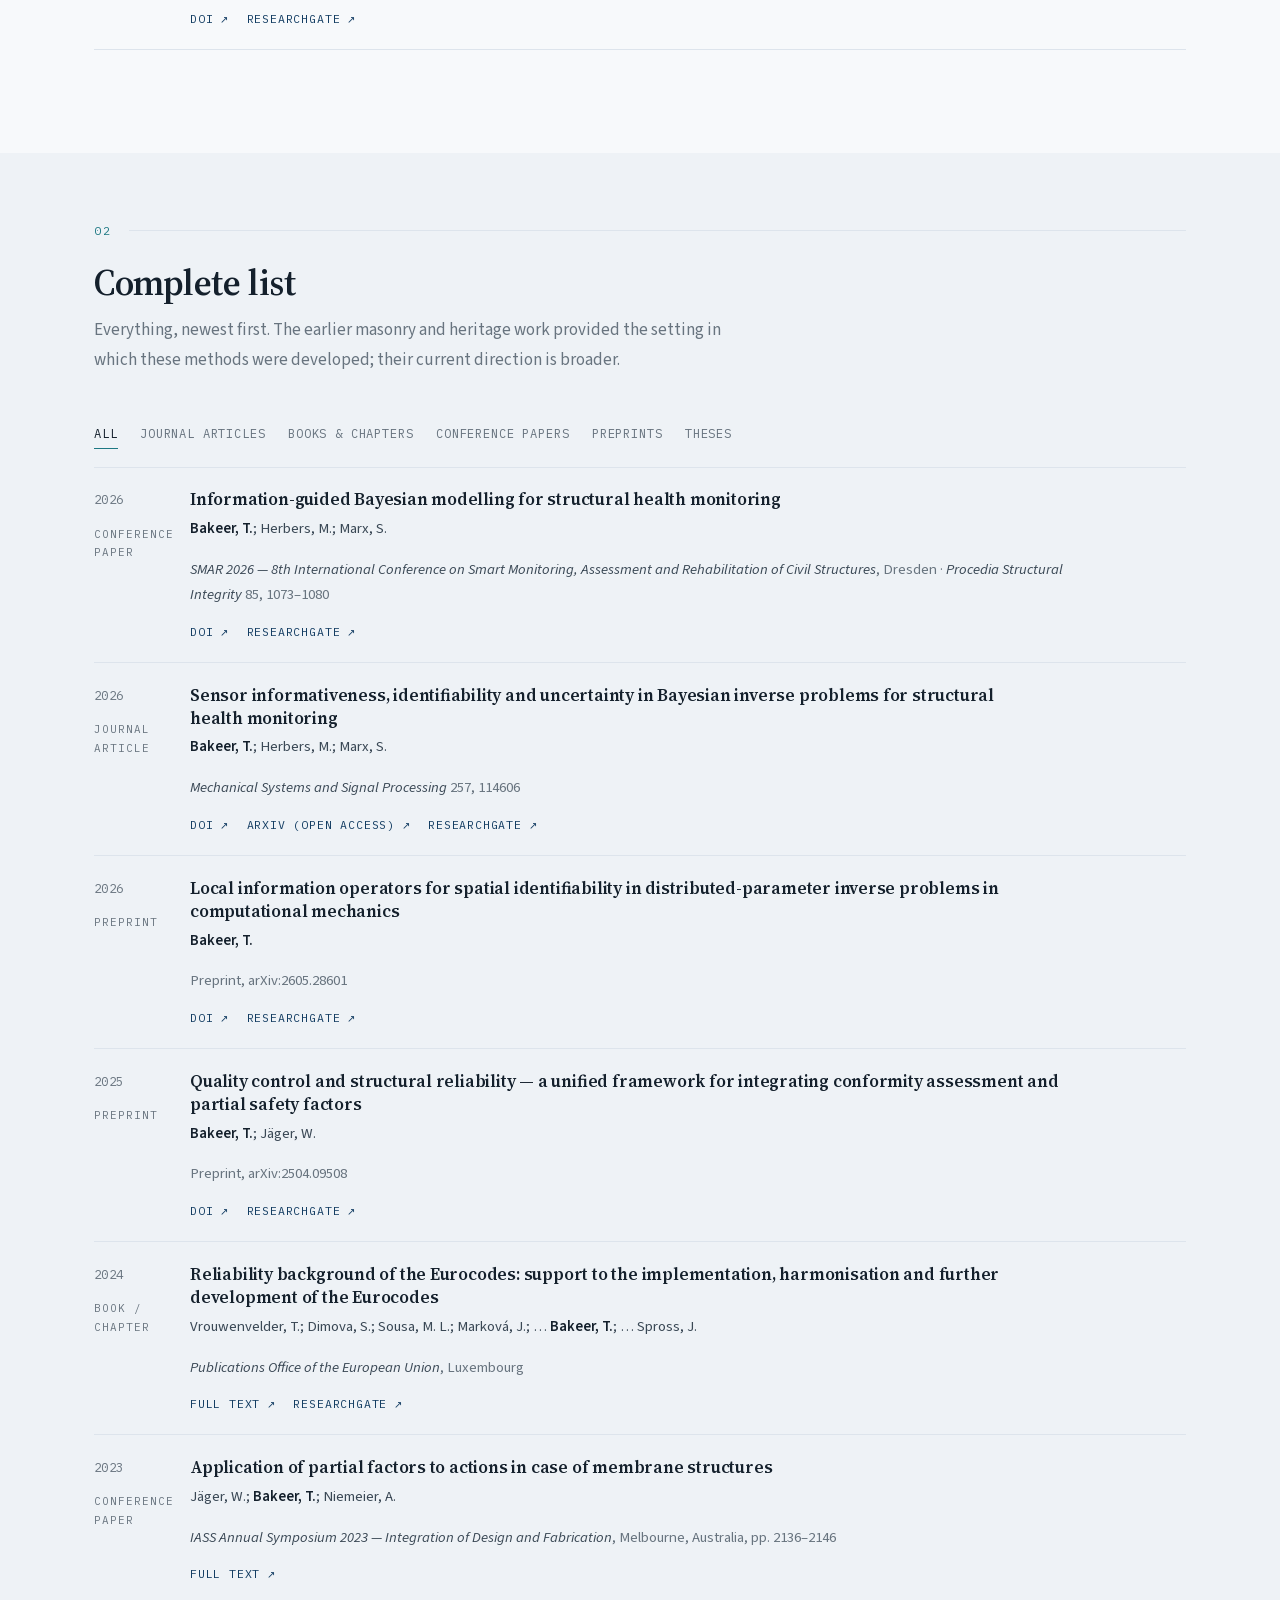
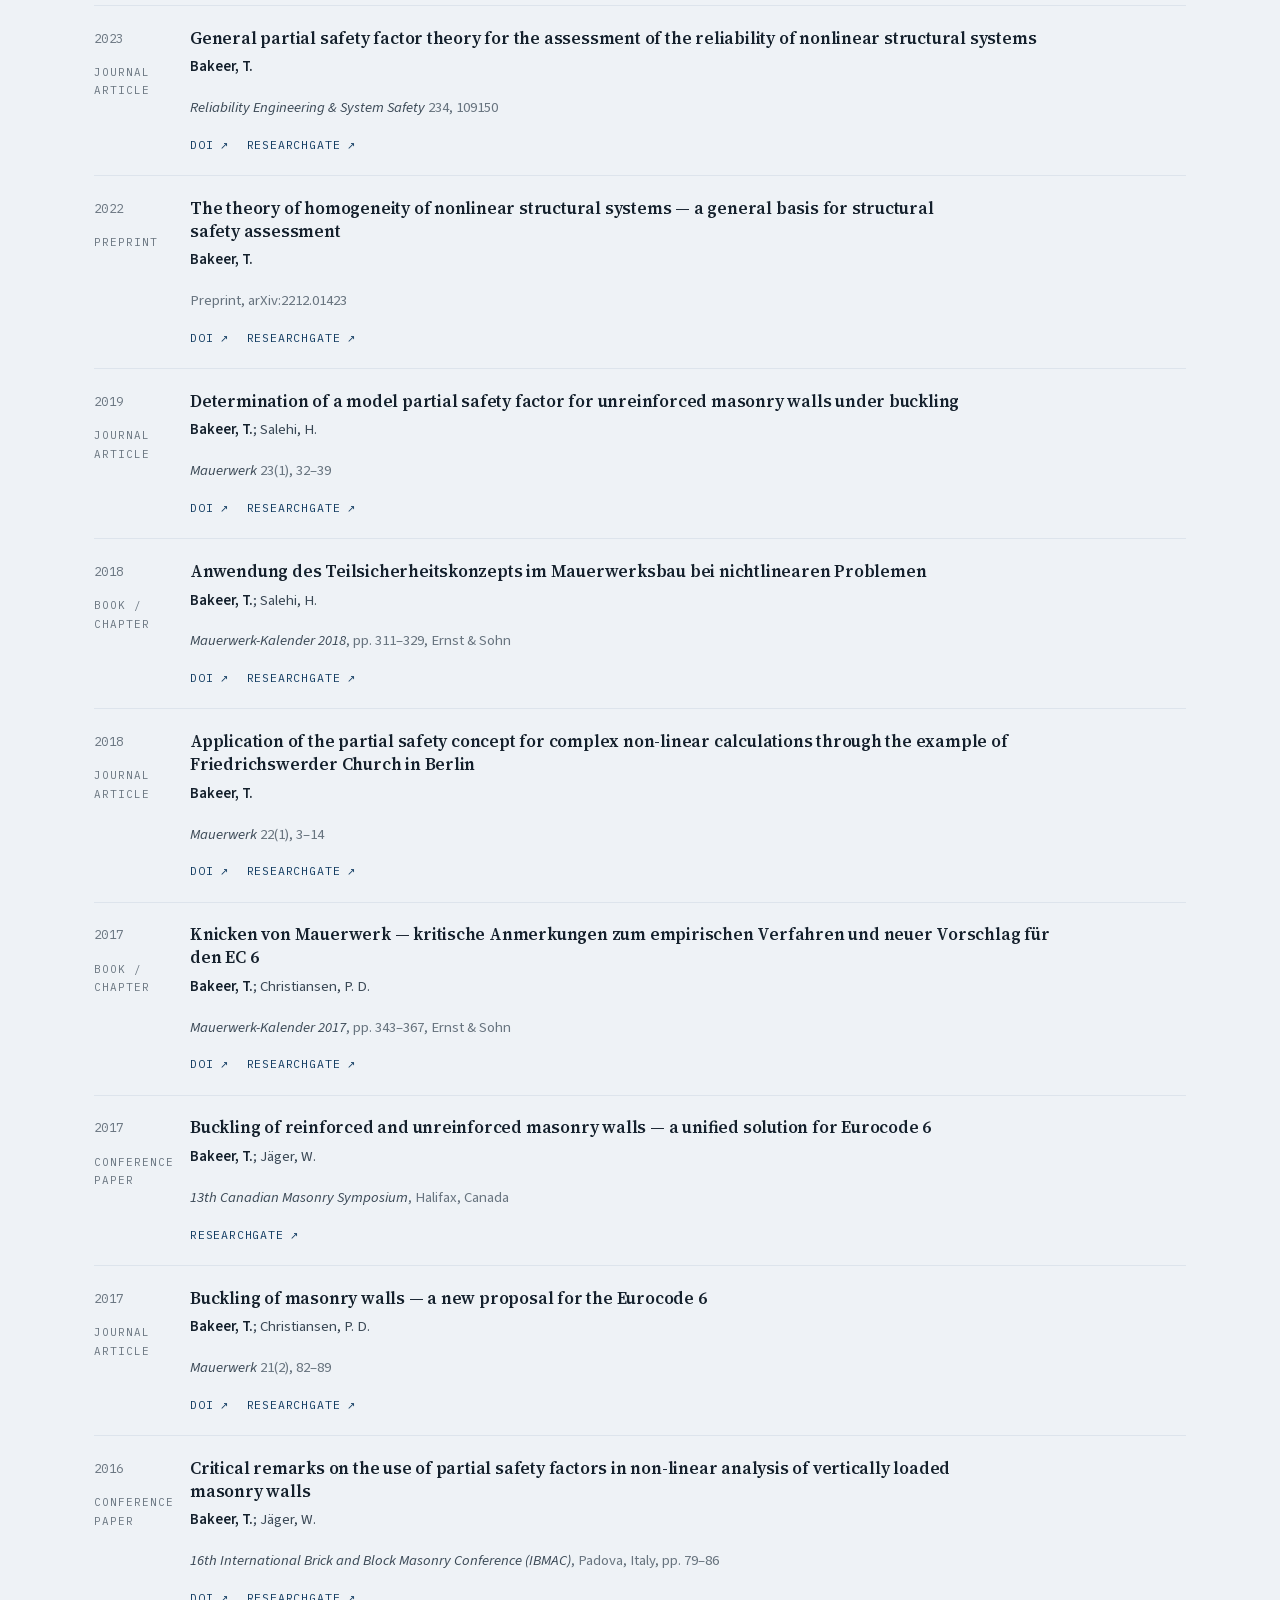
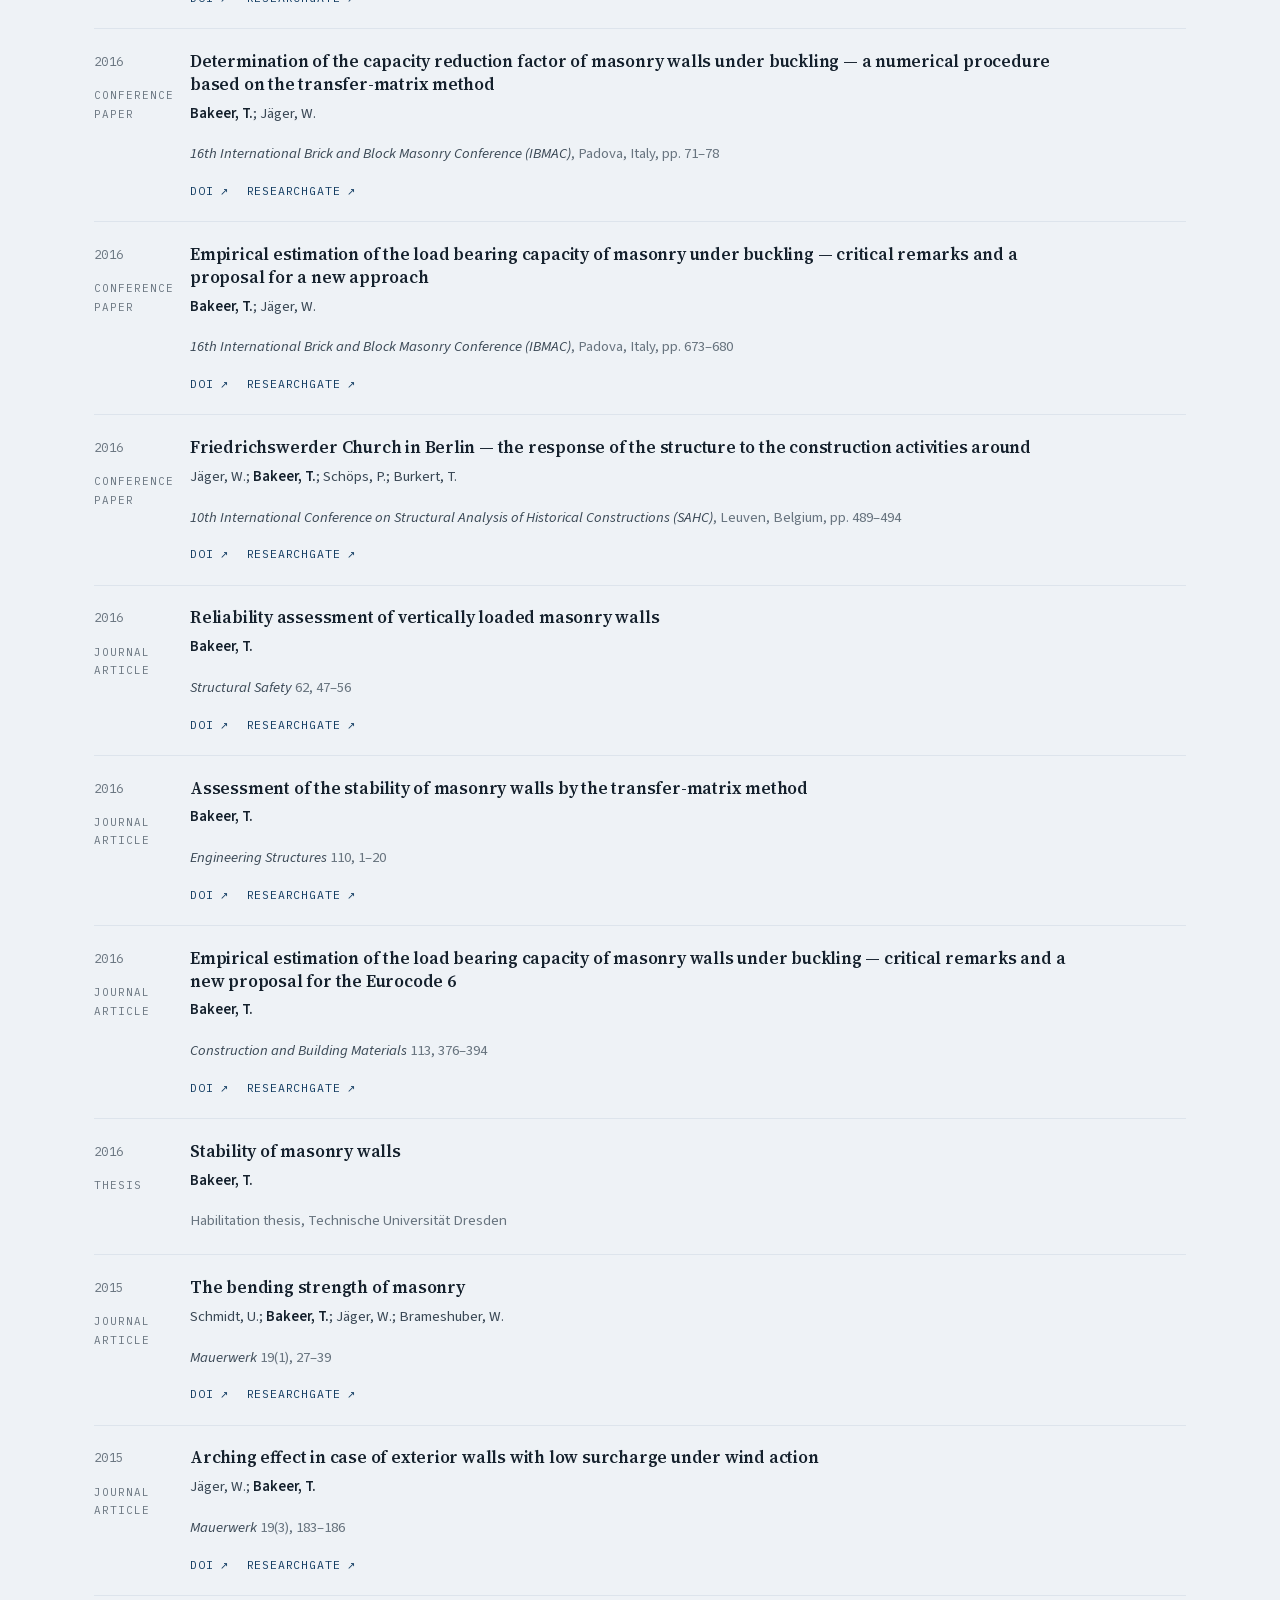
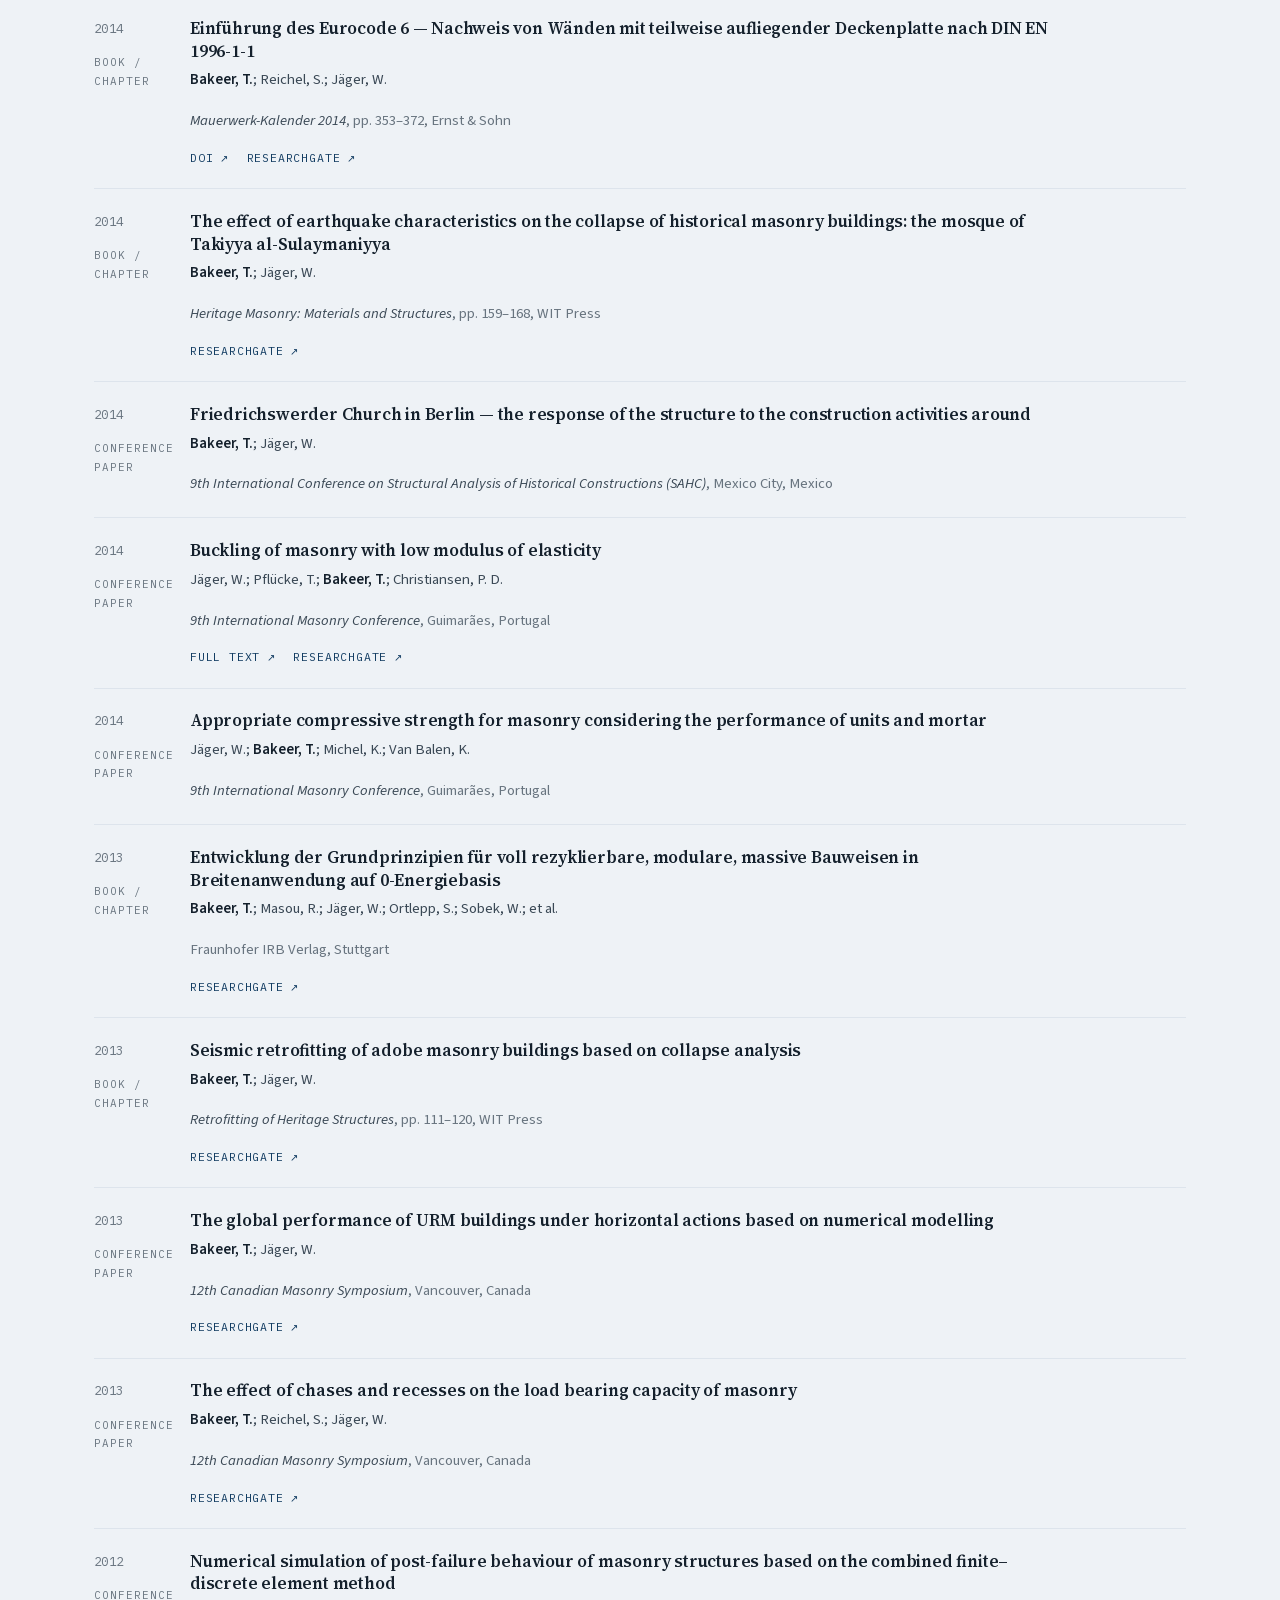
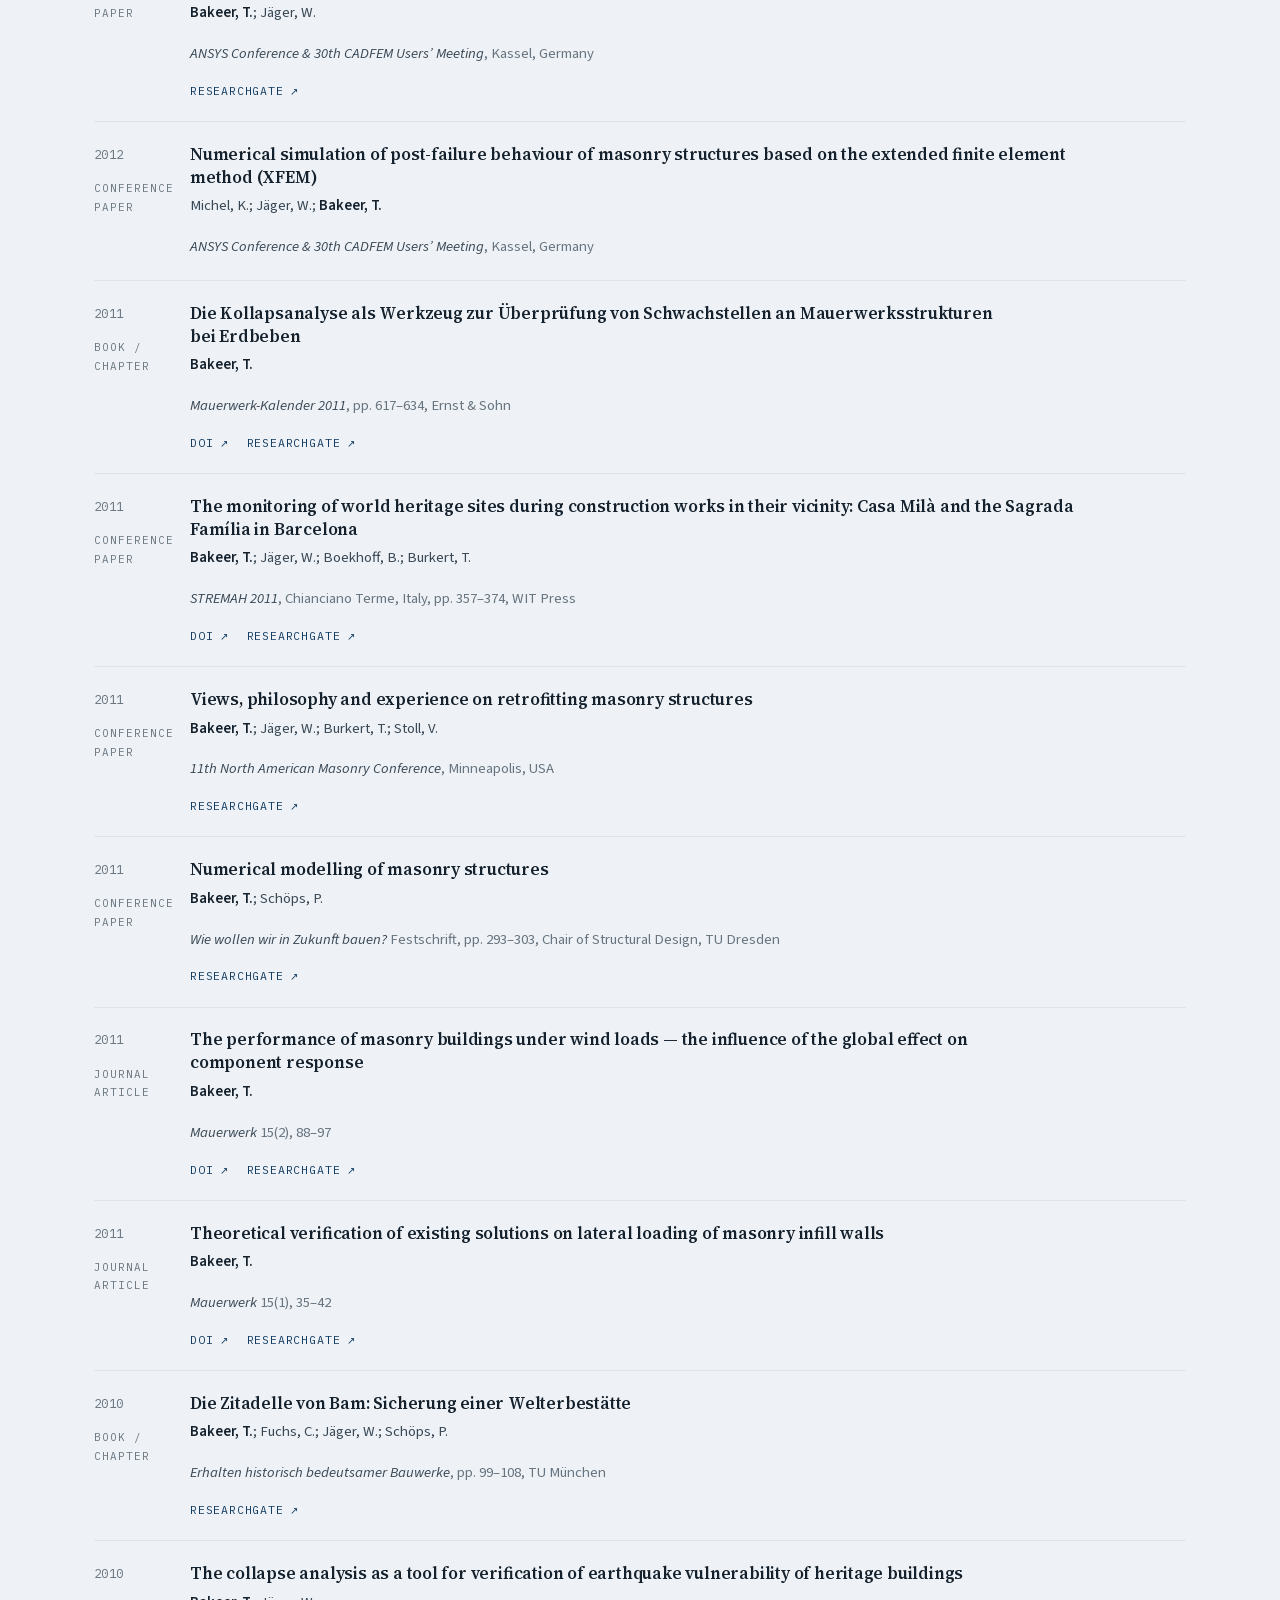
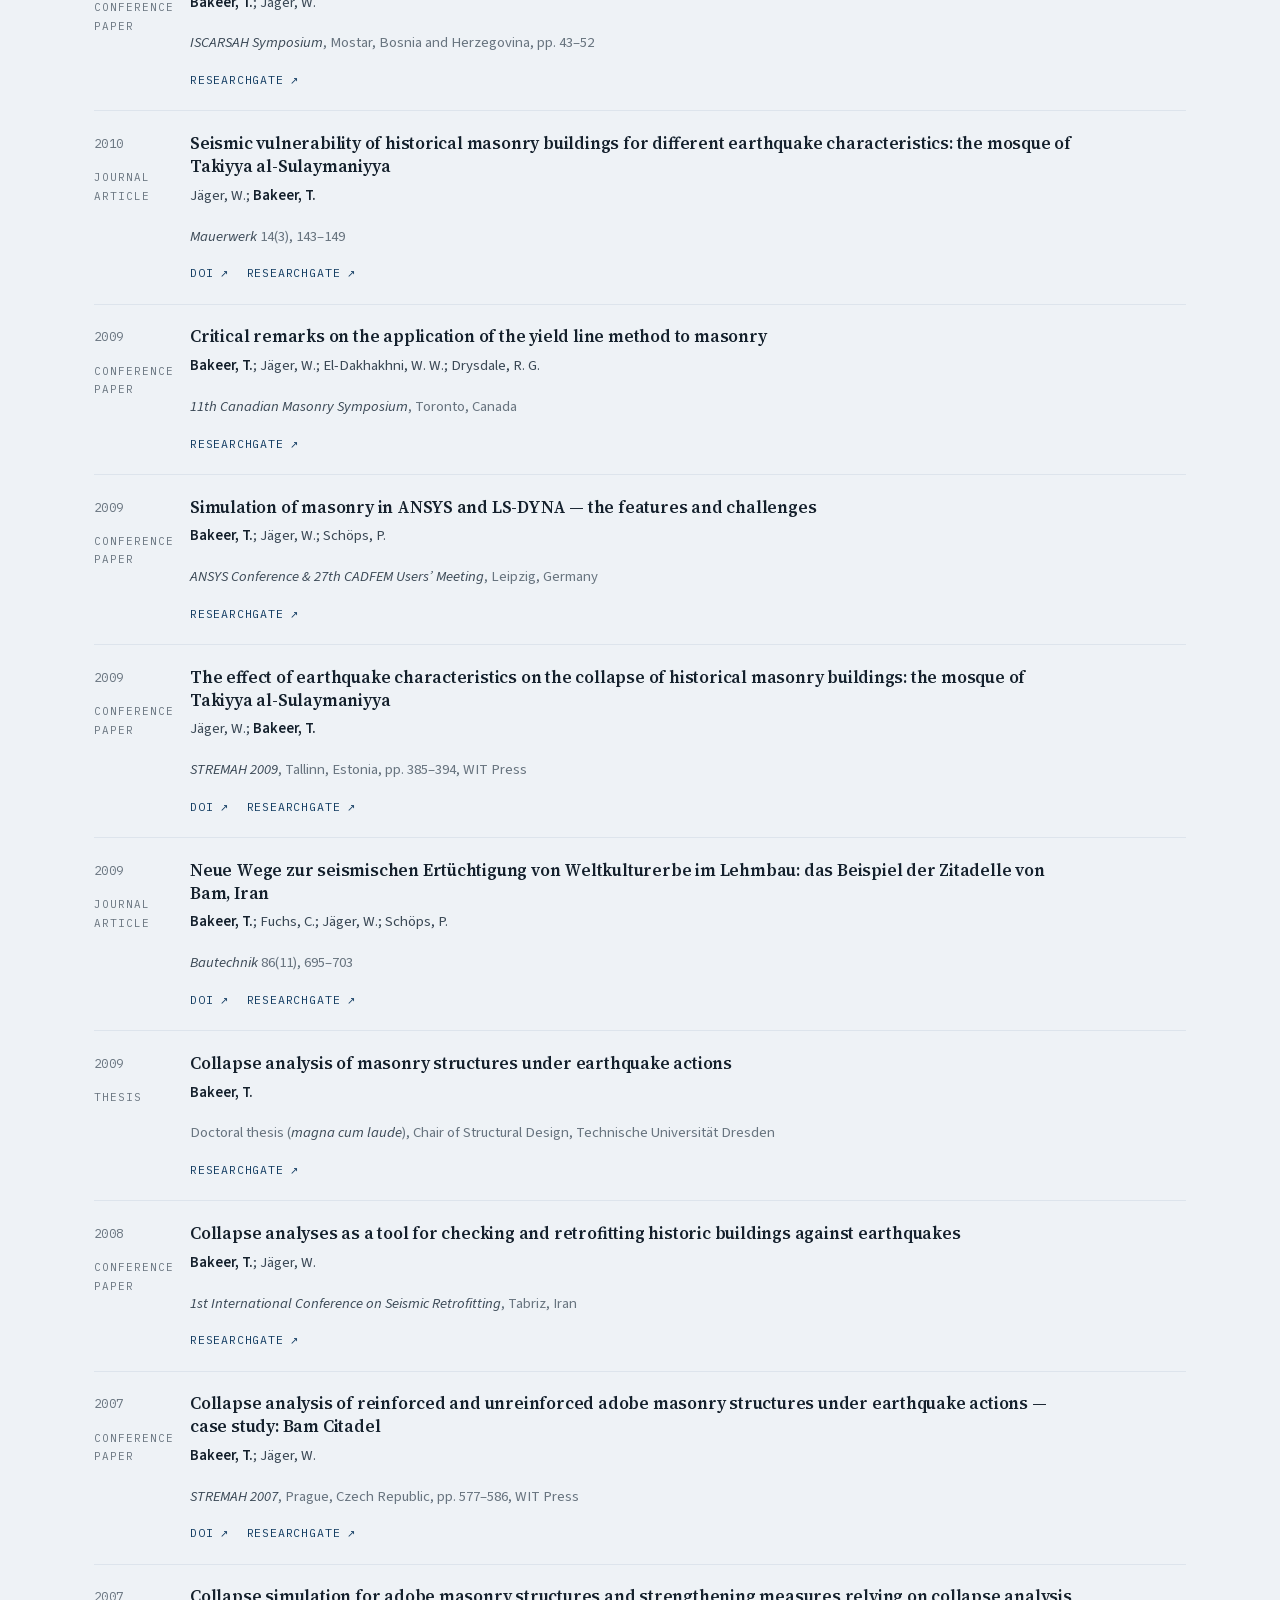
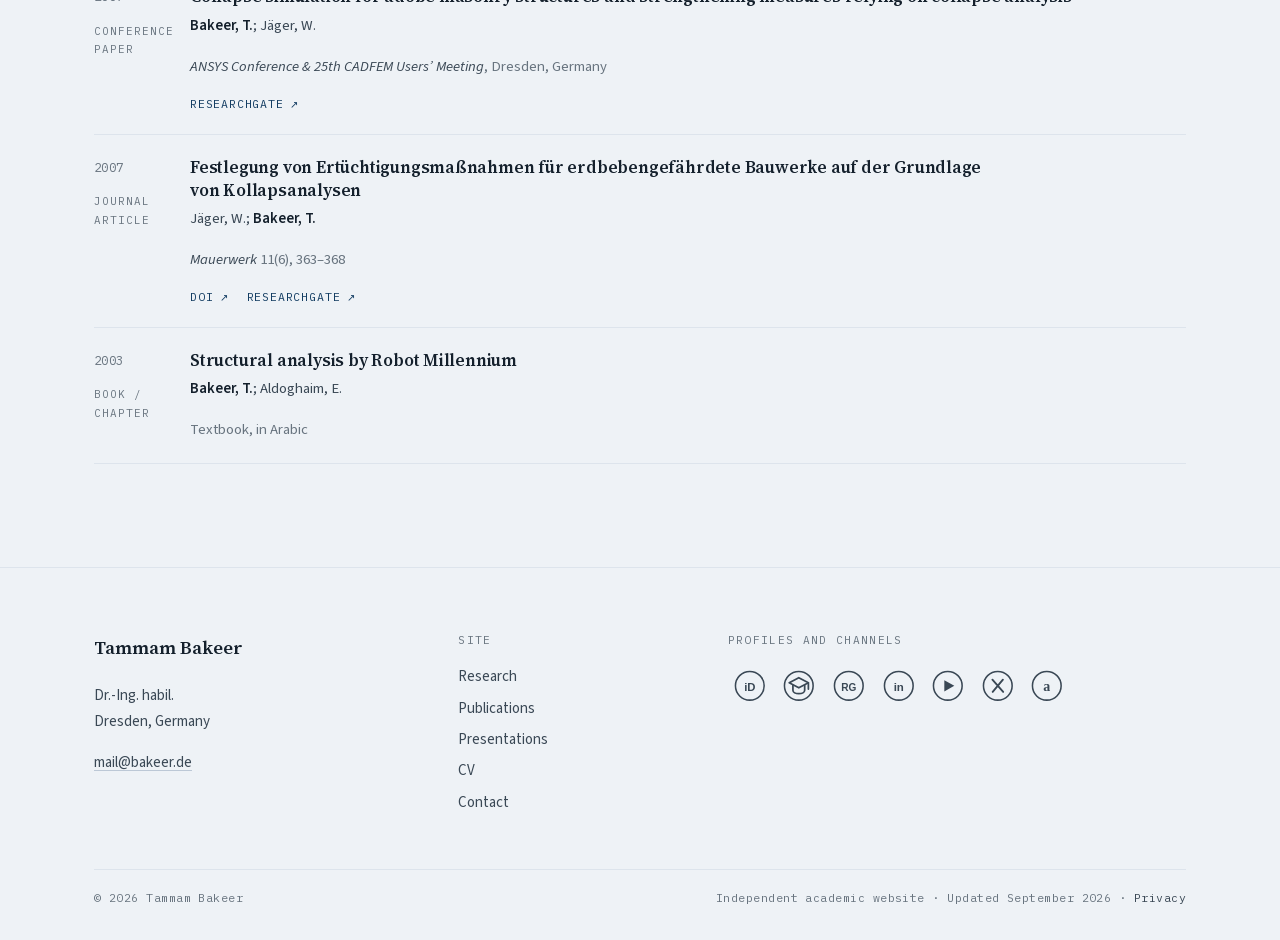
<file: publications.html>
<!doctype html>
<html lang="en">
<head>
<meta charset="utf-8">
<meta name="viewport" content="width=device-width, initial-scale=1">
<title>Publications &#8212; Tammam Bakeer</title>
<meta name="description" content="Publications of Dr.-Ing. habil. Tammam Bakeer: structural reliability, Bayesian inverse problems and computational structural mechanics &#8212; journal articles, conference papers, books and preprints.">
<link rel="canonical" href="https://bakeer.de/publications.html">
<meta name="author" content="Tammam Bakeer">
<meta name="theme-color" content="#f7f9fb" media="(prefers-color-scheme: light)">
<meta name="theme-color" content="#0f151b" media="(prefers-color-scheme: dark)">
<meta property="og:type" content="website">
<meta property="og:site_name" content="Tammam Bakeer">
<meta property="og:title" content="Publications &#8212; Tammam Bakeer">
<meta property="og:description" content="Publications of Dr.-Ing. habil. Tammam Bakeer: structural reliability, Bayesian inverse problems and computational structural mechanics &#8212; journal articles, conference papers, books and preprints.">
<meta property="og:url" content="https://bakeer.de/publications.html">
<meta property="og:image" content="https://bakeer.de/assets/img/portrait.jpg">
<meta name="twitter:card" content="summary">
<meta name="twitter:site" content="@TammamBakeer">
<link rel="icon" href="/favicon.ico" sizes="any">
<link rel="icon" href="/favicon.svg" type="image/svg+xml">
<link rel="icon" href="/favicon-96.png" type="image/png" sizes="96x96">
<link rel="apple-touch-icon" href="/apple-touch-icon.png">
<link rel="preload" href="/assets/fonts/source-serif-4-600-normal-latin.woff2" as="font" type="font/woff2" crossorigin>
<link rel="preload" href="/assets/fonts/source-sans-3-400-normal-latin.woff2" as="font" type="font/woff2" crossorigin>
<link rel="stylesheet" href="/assets/css/site.css?v=2026-09-28a">
<script>(function(){try{var m=localStorage.getItem("tb-theme");if(m==="light"||m==="dark")document.documentElement.setAttribute("data-theme",m);}catch(e){}})();</script>
</head>
<body>
<a class="skip" href="#main">Skip to content</a>
<header class="masthead">
  <div class="wrap masthead__inner">
    <a class="wordmark" href="/">
      <span class="wordmark__name">Tammam Bakeer</span>
      <span class="wordmark__rule" aria-hidden="true"></span>
      <span class="wordmark__title">Dr.-Ing. habil.</span>
    </a>
    <nav class="nav" id="site-nav" aria-label="Main">
      <a href="/research.html">Research</a>
      <a href="/publications.html" aria-current="page">Publications</a>
      <a href="/presentations.html">Presentations</a>
      <a href="/cv.html">CV</a>
      <a href="/contact.html">Contact</a>
    </nav>
    <div class="tools">
      <button class="iconbtn" type="button" data-theme-toggle aria-label="Switch colour theme"><svg viewBox="0 0 24 24" fill="none" stroke="currentColor" stroke-width="1.4" aria-hidden="true"><circle cx="12" cy="12" r="8.6"/><path d="M12 3.4a8.6 8.6 0 0 0 0 17.2z" fill="currentColor" stroke="none"/></svg></button>
      <button class="iconbtn navbtn" type="button" data-nav-toggle aria-controls="site-nav" aria-expanded="false" aria-label="Menu"><svg viewBox="0 0 24 24" fill="none" stroke="currentColor" stroke-width="1.5" stroke-linecap="round" aria-hidden="true"><path d="M4 7h16M4 12h16M4 17h16"/></svg></button>
    </div>
  </div>
</header>
<main id="main">
<section class="section section--flush" style="padding-bottom:0"><div class="wrap"><p class="eyebrow">Publications</p><h1 style="font-size:clamp(2.1rem,1.5rem+2.6vw,3.2rem);letter-spacing:-.022em">Publications</h1><div class="hero__rule" style="margin-top:1.4rem"></div><p class="mono" style="margin-top:1.6rem"><a class="arrow" href="https://scholar.google.com/citations?user=U3zgqDEAAAAJ" rel="me noopener">Google Scholar</a>&#8195;<a class="arrow" href="https://orcid.org/0000-0001-6475-3907" rel="me noopener">ORCID</a>&#8195;<a class="arrow" href="https://www.researchgate.net/profile/Tammam-Bakeer" rel="me noopener">ResearchGate &#8212; full texts</a></p></div></section><section class="section "><div class="wrap"><div class="section__head"><div class="section__marker"><span class="section__num">01</span></div><h2 class="section__title">Selected work</h2><p class="section__sub">These papers define the line of research I am pursuing now. They are ordered by relevance to that programme, not by publication date.</p></div><div class="pubs"><article class="pub" id="sensor-informativeness" data-kind="journal"><div><p class="pub__year">2026</p><p class="mono" style="font-size:.68rem;letter-spacing:.09em;text-transform:uppercase;margin-top:.15rem">Journal article</p></div><div class="pub__body"><h3 class="pub__title">Sensor informativeness, identifiability and uncertainty in Bayesian inverse problems for structural health monitoring</h3><p class="pub__authors"><span class="me">Bakeer, T.</span>; Herbers, M.; Marx, S.</p><p class="pub__venue"><em>Mechanical Systems and Signal Processing</em> 257, 114606</p><p class="pub__links"><a class="arrow" href="https://doi.org/10.1016/j.ymssp.2026.114606" rel="noopener">DOI</a><a class="arrow" href="https://arxiv.org/abs/2511.16628" rel="noopener">arXiv (open access)</a><a class="arrow" href="https://www.researchgate.net/publication/397824594_Sensor_Informativeness_Identifiability_and_Uncertainty_in_Bayesian_Inverse_Problems_for_Structural_Health_Monitoring" rel="noopener">ResearchGate</a></p></div></article><article class="pub" data-kind="preprint"><div><p class="pub__year">2026</p><p class="mono" style="font-size:.68rem;letter-spacing:.09em;text-transform:uppercase;margin-top:.15rem">Preprint</p></div><div class="pub__body"><h3 class="pub__title">Local information operators for spatial identifiability in distributed-parameter inverse problems in computational mechanics</h3><p class="pub__authors"><span class="me">Bakeer, T.</span></p><p class="pub__venue">Preprint, arXiv:2605.28601</p><p class="pub__links"><a class="arrow" href="https://doi.org/10.48550/arXiv.2605.28601" rel="noopener">DOI</a><a class="arrow" href="https://www.researchgate.net/publication/405371301_Local_Information_Operators_for_Spatial_Identifiability_in_Distributed-Parameter_Inverse_Problems_in_Computational_Mechanics" rel="noopener">ResearchGate</a></p></div></article><article class="pub" id="nonlinear-structural-reliability" data-kind="journal"><div><p class="pub__year">2023</p><p class="mono" style="font-size:.68rem;letter-spacing:.09em;text-transform:uppercase;margin-top:.15rem">Journal article</p></div><div class="pub__body"><h3 class="pub__title">General partial safety factor theory for the assessment of the reliability of nonlinear structural systems</h3><p class="pub__authors"><span class="me">Bakeer, T.</span></p><p class="pub__venue"><em>Reliability Engineering &amp; System Safety</em> 234, 109150</p><p class="pub__links"><a class="arrow" href="https://doi.org/10.1016/j.ress.2023.109150" rel="noopener">DOI</a><a class="arrow" href="https://www.researchgate.net/publication/368686326_General_partial_safety_factor_theory_for_the_assessment_of_the_reliability_of_nonlinear_structural_systems" rel="noopener">ResearchGate</a></p></div></article><article class="pub" data-kind="book"><div><p class="pub__year">2024</p><p class="mono" style="font-size:.68rem;letter-spacing:.09em;text-transform:uppercase;margin-top:.15rem">Book / chapter</p></div><div class="pub__body"><h3 class="pub__title">Reliability background of the Eurocodes: support to the implementation, harmonisation and further development of the Eurocodes</h3><p class="pub__authors">Vrouwenvelder, T.; Dimova, S.; Sousa, M. L.; Markov&#225;, J.; &#8230; <span class="me">Bakeer, T.</span>; &#8230; Spross, J.</p><p class="pub__venue"><em>Publications Office of the European Union</em>, Luxembourg</p><p class="pub__links"><a class="arrow" href="https://data.europa.eu/doi/10.2760/9482837" rel="noopener">Full text</a><a class="arrow" href="https://www.researchgate.net/publication/385717230_Reliability_background_of_the_Eurocodes_-_Support_to_the_implementation_harmonization_and_further_development_of_the_Eurocodes" rel="noopener">ResearchGate</a></p></div></article><article class="pub" id="masonry-wall-stability" data-kind="journal"><div><p class="pub__year">2016</p><p class="mono" style="font-size:.68rem;letter-spacing:.09em;text-transform:uppercase;margin-top:.15rem">Journal article</p></div><div class="pub__body"><h3 class="pub__title">Assessment of the stability of masonry walls by the transfer-matrix method</h3><p class="pub__authors"><span class="me">Bakeer, T.</span></p><p class="pub__venue"><em>Engineering Structures</em> 110, 1&#8211;20</p><p class="pub__links"><a class="arrow" href="https://doi.org/10.1016/j.engstruct.2015.11.052" rel="noopener">DOI</a><a class="arrow" href="https://www.researchgate.net/publication/288059425_Assessment_the_stability_of_masonry_walls_by_the_transfer-matrix_method" rel="noopener">ResearchGate</a></p></div></article><article class="pub" data-kind="journal"><div><p class="pub__year">2016</p><p class="mono" style="font-size:.68rem;letter-spacing:.09em;text-transform:uppercase;margin-top:.15rem">Journal article</p></div><div class="pub__body"><h3 class="pub__title">Empirical estimation of the load bearing capacity of masonry walls under buckling &#8212; critical remarks and a new proposal for the Eurocode 6</h3><p class="pub__authors"><span class="me">Bakeer, T.</span></p><p class="pub__venue"><em>Construction and Building Materials</em> 113, 376&#8211;394</p><p class="pub__links"><a class="arrow" href="https://doi.org/10.1016/j.conbuildmat.2016.03.063" rel="noopener">DOI</a><a class="arrow" href="https://www.researchgate.net/publication/349064460_Empirical_estimation_of_the_load_bearing_capacity_of_masonry_walls_under_buckling_-_Critical_remarks_and_a_new_proposal_for_the_Eurocode_6" rel="noopener">ResearchGate</a></p></div></article></div></div></section><section class="section section--tint"><div class="wrap"><div class="section__head"><div class="section__marker"><span class="section__num">02</span></div><h2 class="section__title">Complete list</h2><p class="section__sub">Everything, newest first. The earlier masonry and heritage work provided the setting in which these methods were developed; their current direction is broader.</p></div><div class="filters"><button class="filter" type="button" data-filter="all" aria-pressed="true">All</button><button class="filter" type="button" data-filter="journal" aria-pressed="false">Journal articles</button><button class="filter" type="button" data-filter="book" aria-pressed="false">Books &amp; chapters</button><button class="filter" type="button" data-filter="conference" aria-pressed="false">Conference papers</button><button class="filter" type="button" data-filter="preprint" aria-pressed="false">Preprints</button><button class="filter" type="button" data-filter="thesis" aria-pressed="false">Theses</button></div><div class="pubs" data-list><article class="pub" data-kind="conference"><div><p class="pub__year">2026</p><p class="mono" style="font-size:.68rem;letter-spacing:.09em;text-transform:uppercase;margin-top:.15rem">Conference paper</p></div><div class="pub__body"><h3 class="pub__title">Information-guided Bayesian modelling for structural health monitoring</h3><p class="pub__authors"><span class="me">Bakeer, T.</span>; Herbers, M.; Marx, S.</p><p class="pub__venue"><em>SMAR 2026 &#8212; 8th International Conference on Smart Monitoring, Assessment and Rehabilitation of Civil Structures</em>, Dresden &#183; <em>Procedia Structural Integrity</em> 85, 1073&#8211;1080</p><p class="pub__links"><a class="arrow" href="https://doi.org/10.1016/j.prostr.2026.08.091" rel="noopener">DOI</a><a class="arrow" href="https://www.researchgate.net/publication/414961209_Information-Guided_Bayesian_Modelling_for_Structural_Health_Monitoring" rel="noopener">ResearchGate</a></p></div></article><article class="pub" data-kind="journal"><div><p class="pub__year">2026</p><p class="mono" style="font-size:.68rem;letter-spacing:.09em;text-transform:uppercase;margin-top:.15rem">Journal article</p></div><div class="pub__body"><h3 class="pub__title">Sensor informativeness, identifiability and uncertainty in Bayesian inverse problems for structural health monitoring</h3><p class="pub__authors"><span class="me">Bakeer, T.</span>; Herbers, M.; Marx, S.</p><p class="pub__venue"><em>Mechanical Systems and Signal Processing</em> 257, 114606</p><p class="pub__links"><a class="arrow" href="https://doi.org/10.1016/j.ymssp.2026.114606" rel="noopener">DOI</a><a class="arrow" href="https://arxiv.org/abs/2511.16628" rel="noopener">arXiv (open access)</a><a class="arrow" href="https://www.researchgate.net/publication/397824594_Sensor_Informativeness_Identifiability_and_Uncertainty_in_Bayesian_Inverse_Problems_for_Structural_Health_Monitoring" rel="noopener">ResearchGate</a></p></div></article><article class="pub" data-kind="preprint"><div><p class="pub__year">2026</p><p class="mono" style="font-size:.68rem;letter-spacing:.09em;text-transform:uppercase;margin-top:.15rem">Preprint</p></div><div class="pub__body"><h3 class="pub__title">Local information operators for spatial identifiability in distributed-parameter inverse problems in computational mechanics</h3><p class="pub__authors"><span class="me">Bakeer, T.</span></p><p class="pub__venue">Preprint, arXiv:2605.28601</p><p class="pub__links"><a class="arrow" href="https://doi.org/10.48550/arXiv.2605.28601" rel="noopener">DOI</a><a class="arrow" href="https://www.researchgate.net/publication/405371301_Local_Information_Operators_for_Spatial_Identifiability_in_Distributed-Parameter_Inverse_Problems_in_Computational_Mechanics" rel="noopener">ResearchGate</a></p></div></article><article class="pub" data-kind="preprint"><div><p class="pub__year">2025</p><p class="mono" style="font-size:.68rem;letter-spacing:.09em;text-transform:uppercase;margin-top:.15rem">Preprint</p></div><div class="pub__body"><h3 class="pub__title">Quality control and structural reliability &#8212; a unified framework for integrating conformity assessment and partial safety factors</h3><p class="pub__authors"><span class="me">Bakeer, T.</span>; J&#228;ger, W.</p><p class="pub__venue">Preprint, arXiv:2504.09508</p><p class="pub__links"><a class="arrow" href="https://doi.org/10.48550/arXiv.2504.09508" rel="noopener">DOI</a><a class="arrow" href="https://www.researchgate.net/publication/390740318_Quality_Control_and_Structural_Reliability_-A_Unified_Framework_for_Integrating_Conformity_Assessment_and_Partial_Safety_Factors" rel="noopener">ResearchGate</a></p></div></article><article class="pub" data-kind="book"><div><p class="pub__year">2024</p><p class="mono" style="font-size:.68rem;letter-spacing:.09em;text-transform:uppercase;margin-top:.15rem">Book / chapter</p></div><div class="pub__body"><h3 class="pub__title">Reliability background of the Eurocodes: support to the implementation, harmonisation and further development of the Eurocodes</h3><p class="pub__authors">Vrouwenvelder, T.; Dimova, S.; Sousa, M. L.; Markov&#225;, J.; &#8230; <span class="me">Bakeer, T.</span>; &#8230; Spross, J.</p><p class="pub__venue"><em>Publications Office of the European Union</em>, Luxembourg</p><p class="pub__links"><a class="arrow" href="https://data.europa.eu/doi/10.2760/9482837" rel="noopener">Full text</a><a class="arrow" href="https://www.researchgate.net/publication/385717230_Reliability_background_of_the_Eurocodes_-_Support_to_the_implementation_harmonization_and_further_development_of_the_Eurocodes" rel="noopener">ResearchGate</a></p></div></article><article class="pub" data-kind="conference"><div><p class="pub__year">2023</p><p class="mono" style="font-size:.68rem;letter-spacing:.09em;text-transform:uppercase;margin-top:.15rem">Conference paper</p></div><div class="pub__body"><h3 class="pub__title">Application of partial factors to actions in case of membrane structures</h3><p class="pub__authors">J&#228;ger, W.; <span class="me">Bakeer, T.</span>; Niemeier, A.</p><p class="pub__venue"><em>IASS Annual Symposium 2023 &#8212; Integration of Design and Fabrication</em>, Melbourne, Australia, pp. 2136&#8211;2146</p><p class="pub__links"><a class="arrow" href="https://www.ingentaconnect.com/contentone/iass/piass/2023/00002023/00000003/art00009" rel="noopener">Full text</a></p></div></article><article class="pub" data-kind="journal"><div><p class="pub__year">2023</p><p class="mono" style="font-size:.68rem;letter-spacing:.09em;text-transform:uppercase;margin-top:.15rem">Journal article</p></div><div class="pub__body"><h3 class="pub__title">General partial safety factor theory for the assessment of the reliability of nonlinear structural systems</h3><p class="pub__authors"><span class="me">Bakeer, T.</span></p><p class="pub__venue"><em>Reliability Engineering &amp; System Safety</em> 234, 109150</p><p class="pub__links"><a class="arrow" href="https://doi.org/10.1016/j.ress.2023.109150" rel="noopener">DOI</a><a class="arrow" href="https://www.researchgate.net/publication/368686326_General_partial_safety_factor_theory_for_the_assessment_of_the_reliability_of_nonlinear_structural_systems" rel="noopener">ResearchGate</a></p></div></article><article class="pub" data-kind="preprint"><div><p class="pub__year">2022</p><p class="mono" style="font-size:.68rem;letter-spacing:.09em;text-transform:uppercase;margin-top:.15rem">Preprint</p></div><div class="pub__body"><h3 class="pub__title">The theory of homogeneity of nonlinear structural systems &#8212; a general basis for structural safety assessment</h3><p class="pub__authors"><span class="me">Bakeer, T.</span></p><p class="pub__venue">Preprint, arXiv:2212.01423</p><p class="pub__links"><a class="arrow" href="https://doi.org/10.48550/arXiv.2212.01423" rel="noopener">DOI</a><a class="arrow" href="https://www.researchgate.net/publication/365925855_The_theory_of_homogeneity_of_nonlinear_structural_systems_-A_general_basis_for_structural_safety_assessment" rel="noopener">ResearchGate</a></p></div></article><article class="pub" data-kind="journal"><div><p class="pub__year">2019</p><p class="mono" style="font-size:.68rem;letter-spacing:.09em;text-transform:uppercase;margin-top:.15rem">Journal article</p></div><div class="pub__body"><h3 class="pub__title">Determination of a model partial safety factor for unreinforced masonry walls under buckling</h3><p class="pub__authors"><span class="me">Bakeer, T.</span>; Salehi, H.</p><p class="pub__venue"><em>Mauerwerk</em> 23(1), 32&#8211;39</p><p class="pub__links"><a class="arrow" href="https://doi.org/10.1002/dama.201800029" rel="noopener">DOI</a><a class="arrow" href="https://www.researchgate.net/publication/330959681_Bestimmung_eines_Modellteilsicherheitsbeiwertes_fur_unbewehrte_Mauerwerkswande_unter_Knickbeanspruchung" rel="noopener">ResearchGate</a></p></div></article><article class="pub" data-kind="book"><div><p class="pub__year">2018</p><p class="mono" style="font-size:.68rem;letter-spacing:.09em;text-transform:uppercase;margin-top:.15rem">Book / chapter</p></div><div class="pub__body"><h3 class="pub__title">Anwendung des Teilsicherheitskonzepts im Mauerwerksbau bei nichtlinearen Problemen</h3><p class="pub__authors"><span class="me">Bakeer, T.</span>; Salehi, H.</p><p class="pub__venue"><em>Mauerwerk-Kalender 2018</em>, pp. 311&#8211;329, Ernst &amp; Sohn</p><p class="pub__links"><a class="arrow" href="https://doi.org/10.1002/9783433608050.ch15" rel="noopener">DOI</a><a class="arrow" href="https://www.researchgate.net/publication/324821200_Anwendung_des_Teilsicherheitskonzepts_im_Mauerwerksbau_bei_nichtlinearen_Problemen_Brucken_Bauen_im_Bestand" rel="noopener">ResearchGate</a></p></div></article><article class="pub" data-kind="journal"><div><p class="pub__year">2018</p><p class="mono" style="font-size:.68rem;letter-spacing:.09em;text-transform:uppercase;margin-top:.15rem">Journal article</p></div><div class="pub__body"><h3 class="pub__title">Application of the partial safety concept for complex non-linear calculations through the example of Friedrichswerder Church in Berlin</h3><p class="pub__authors"><span class="me">Bakeer, T.</span></p><p class="pub__venue"><em>Mauerwerk</em> 22(1), 3&#8211;14</p><p class="pub__links"><a class="arrow" href="https://doi.org/10.1002/dama.201700025" rel="noopener">DOI</a><a class="arrow" href="https://www.researchgate.net/publication/[base64]" rel="noopener">ResearchGate</a></p></div></article><article class="pub" data-kind="book"><div><p class="pub__year">2017</p><p class="mono" style="font-size:.68rem;letter-spacing:.09em;text-transform:uppercase;margin-top:.15rem">Book / chapter</p></div><div class="pub__body"><h3 class="pub__title">Knicken von Mauerwerk &#8212; kritische Anmerkungen zum empirischen Verfahren und neuer Vorschlag f&#252;r den EC 6</h3><p class="pub__authors"><span class="me">Bakeer, T.</span>; Christiansen, P. D.</p><p class="pub__venue"><em>Mauerwerk-Kalender 2017</em>, pp. 343&#8211;367, Ernst &amp; Sohn</p><p class="pub__links"><a class="arrow" href="https://doi.org/10.1002/9783433607565.ch11" rel="noopener">DOI</a><a class="arrow" href="https://www.researchgate.net/publication/316577542_Knicken_von_Mauerwerk_-_Kritische_Anmerkungen_zum_empirischen_Verfahrenund_neuer_Vorschlag_fur_den_EC_6_Befestigungen_Lehmmauerwerk" rel="noopener">ResearchGate</a></p></div></article><article class="pub" data-kind="conference"><div><p class="pub__year">2017</p><p class="mono" style="font-size:.68rem;letter-spacing:.09em;text-transform:uppercase;margin-top:.15rem">Conference paper</p></div><div class="pub__body"><h3 class="pub__title">Buckling of reinforced and unreinforced masonry walls &#8212; a unified solution for Eurocode 6</h3><p class="pub__authors"><span class="me">Bakeer, T.</span>; J&#228;ger, W.</p><p class="pub__venue"><em>13th Canadian Masonry Symposium</em>, Halifax, Canada</p><p class="pub__links"><a class="arrow" href="https://www.researchgate.net/publication/317597145_Buckling_of_Reinforced_and_Unreinforced_Masonry_Walls_-_A_Unified_Solution_for_Eurocode_6" rel="noopener">ResearchGate</a></p></div></article><article class="pub" data-kind="journal"><div><p class="pub__year">2017</p><p class="mono" style="font-size:.68rem;letter-spacing:.09em;text-transform:uppercase;margin-top:.15rem">Journal article</p></div><div class="pub__body"><h3 class="pub__title">Buckling of masonry walls &#8212; a new proposal for the Eurocode 6</h3><p class="pub__authors"><span class="me">Bakeer, T.</span>; Christiansen, P. D.</p><p class="pub__venue"><em>Mauerwerk</em> 21(2), 82&#8211;89</p><p class="pub__links"><a class="arrow" href="https://doi.org/10.1002/dama.201700726" rel="noopener">DOI</a><a class="arrow" href="https://www.researchgate.net/publication/316141851_Buckling_of_masonry_walls_-_A_new_proposal_for_the_Eurocode_6_Knicken_von_Mauerwerk_-_Ein_neuer_Bemessungsvorschlag_fur_den_Eurocode_6" rel="noopener">ResearchGate</a></p></div></article><article class="pub" data-kind="conference"><div><p class="pub__year">2016</p><p class="mono" style="font-size:.68rem;letter-spacing:.09em;text-transform:uppercase;margin-top:.15rem">Conference paper</p></div><div class="pub__body"><h3 class="pub__title">Critical remarks on the use of partial safety factors in non-linear analysis of vertically loaded masonry walls</h3><p class="pub__authors"><span class="me">Bakeer, T.</span>; J&#228;ger, W.</p><p class="pub__venue"><em>16th International Brick and Block Masonry Conference (IBMAC)</em>, Padova, Italy, pp. 79&#8211;86</p><p class="pub__links"><a class="arrow" href="https://doi.org/10.1201/b21889" rel="noopener">DOI</a><a class="arrow" href="https://www.researchgate.net/publication/[base64]" rel="noopener">ResearchGate</a></p></div></article><article class="pub" data-kind="conference"><div><p class="pub__year">2016</p><p class="mono" style="font-size:.68rem;letter-spacing:.09em;text-transform:uppercase;margin-top:.15rem">Conference paper</p></div><div class="pub__body"><h3 class="pub__title">Determination of the capacity reduction factor of masonry walls under buckling &#8212; a numerical procedure based on the transfer-matrix method</h3><p class="pub__authors"><span class="me">Bakeer, T.</span>; J&#228;ger, W.</p><p class="pub__venue"><em>16th International Brick and Block Masonry Conference (IBMAC)</em>, Padova, Italy, pp. 71&#8211;78</p><p class="pub__links"><a class="arrow" href="https://doi.org/10.1201/b21889" rel="noopener">DOI</a><a class="arrow" href="https://www.researchgate.net/publication/345901756_Determination_the_capacity_reduction_factor_of_masonry_walls_under_buckling-a_numerical_procedure_based_on_the_transfer_matrix_method" rel="noopener">ResearchGate</a></p></div></article><article class="pub" data-kind="conference"><div><p class="pub__year">2016</p><p class="mono" style="font-size:.68rem;letter-spacing:.09em;text-transform:uppercase;margin-top:.15rem">Conference paper</p></div><div class="pub__body"><h3 class="pub__title">Empirical estimation of the load bearing capacity of masonry under buckling &#8212; critical remarks and a proposal for a new approach</h3><p class="pub__authors"><span class="me">Bakeer, T.</span>; J&#228;ger, W.</p><p class="pub__venue"><em>16th International Brick and Block Masonry Conference (IBMAC)</em>, Padova, Italy, pp. 673&#8211;680</p><p class="pub__links"><a class="arrow" href="https://doi.org/10.1201/b21889" rel="noopener">DOI</a><a class="arrow" href="https://www.researchgate.net/publication/[base64]" rel="noopener">ResearchGate</a></p></div></article><article class="pub" data-kind="conference"><div><p class="pub__year">2016</p><p class="mono" style="font-size:.68rem;letter-spacing:.09em;text-transform:uppercase;margin-top:.15rem">Conference paper</p></div><div class="pub__body"><h3 class="pub__title">Friedrichswerder Church in Berlin &#8212; the response of the structure to the construction activities around</h3><p class="pub__authors">J&#228;ger, W.; <span class="me">Bakeer, T.</span>; Sch&#246;ps, P.; Burkert, T.</p><p class="pub__venue"><em>10th International Conference on Structural Analysis of Historical Constructions (SAHC)</em>, Leuven, Belgium, pp. 489&#8211;494</p><p class="pub__links"><a class="arrow" href="https://doi.org/10.1201/9781315616995-65" rel="noopener">DOI</a><a class="arrow" href="https://www.researchgate.net/publication/358009290_Friedrichswerder_Church_in_Berlin_-_the_response_of_the_structure_to_the_construction_activities_around" rel="noopener">ResearchGate</a></p></div></article><article class="pub" data-kind="journal"><div><p class="pub__year">2016</p><p class="mono" style="font-size:.68rem;letter-spacing:.09em;text-transform:uppercase;margin-top:.15rem">Journal article</p></div><div class="pub__body"><h3 class="pub__title">Reliability assessment of vertically loaded masonry walls</h3><p class="pub__authors"><span class="me">Bakeer, T.</span></p><p class="pub__venue"><em>Structural Safety</em> 62, 47&#8211;56</p><p class="pub__links"><a class="arrow" href="https://doi.org/10.1016/j.strusafe.2016.06.004" rel="noopener">DOI</a><a class="arrow" href="https://www.researchgate.net/publication/303881529_Reliability_assessment_of_vertically_loaded_masonry_walls" rel="noopener">ResearchGate</a></p></div></article><article class="pub" data-kind="journal"><div><p class="pub__year">2016</p><p class="mono" style="font-size:.68rem;letter-spacing:.09em;text-transform:uppercase;margin-top:.15rem">Journal article</p></div><div class="pub__body"><h3 class="pub__title">Assessment of the stability of masonry walls by the transfer-matrix method</h3><p class="pub__authors"><span class="me">Bakeer, T.</span></p><p class="pub__venue"><em>Engineering Structures</em> 110, 1&#8211;20</p><p class="pub__links"><a class="arrow" href="https://doi.org/10.1016/j.engstruct.2015.11.052" rel="noopener">DOI</a><a class="arrow" href="https://www.researchgate.net/publication/288059425_Assessment_the_stability_of_masonry_walls_by_the_transfer-matrix_method" rel="noopener">ResearchGate</a></p></div></article><article class="pub" data-kind="journal"><div><p class="pub__year">2016</p><p class="mono" style="font-size:.68rem;letter-spacing:.09em;text-transform:uppercase;margin-top:.15rem">Journal article</p></div><div class="pub__body"><h3 class="pub__title">Empirical estimation of the load bearing capacity of masonry walls under buckling &#8212; critical remarks and a new proposal for the Eurocode 6</h3><p class="pub__authors"><span class="me">Bakeer, T.</span></p><p class="pub__venue"><em>Construction and Building Materials</em> 113, 376&#8211;394</p><p class="pub__links"><a class="arrow" href="https://doi.org/10.1016/j.conbuildmat.2016.03.063" rel="noopener">DOI</a><a class="arrow" href="https://www.researchgate.net/publication/349064460_Empirical_estimation_of_the_load_bearing_capacity_of_masonry_walls_under_buckling_-_Critical_remarks_and_a_new_proposal_for_the_Eurocode_6" rel="noopener">ResearchGate</a></p></div></article><article class="pub" data-kind="thesis"><div><p class="pub__year">2016</p><p class="mono" style="font-size:.68rem;letter-spacing:.09em;text-transform:uppercase;margin-top:.15rem">Thesis</p></div><div class="pub__body"><h3 class="pub__title">Stability of masonry walls</h3><p class="pub__authors"><span class="me">Bakeer, T.</span></p><p class="pub__venue">Habilitation thesis, Technische Universit&#228;t Dresden</p></div></article><article class="pub" data-kind="journal"><div><p class="pub__year">2015</p><p class="mono" style="font-size:.68rem;letter-spacing:.09em;text-transform:uppercase;margin-top:.15rem">Journal article</p></div><div class="pub__body"><h3 class="pub__title">The bending strength of masonry</h3><p class="pub__authors">Schmidt, U.; <span class="me">Bakeer, T.</span>; J&#228;ger, W.; Brameshuber, W.</p><p class="pub__venue"><em>Mauerwerk</em> 19(1), 27&#8211;39</p><p class="pub__links"><a class="arrow" href="https://doi.org/10.1002/dama.201500648" rel="noopener">DOI</a><a class="arrow" href="https://www.researchgate.net/publication/272423489_The_bending_strength_of_masonry_Biegezugfestigkeit_von_Mauerwerk" rel="noopener">ResearchGate</a></p></div></article><article class="pub" data-kind="journal"><div><p class="pub__year">2015</p><p class="mono" style="font-size:.68rem;letter-spacing:.09em;text-transform:uppercase;margin-top:.15rem">Journal article</p></div><div class="pub__body"><h3 class="pub__title">Arching effect in case of exterior walls with low surcharge under wind action</h3><p class="pub__authors">J&#228;ger, W.; <span class="me">Bakeer, T.</span></p><p class="pub__venue"><em>Mauerwerk</em> 19(3), 183&#8211;186</p><p class="pub__links"><a class="arrow" href="https://doi.org/10.1002/dama.201500661" rel="noopener">DOI</a><a class="arrow" href="https://www.researchgate.net/publication/282497567_Arching_effect_in_case_of_exterior_walls_with_low_surcharge_under_wind_action_Ausbildung_der_Bogentragwirkung_bei_Aussenwanden_mit_geringer_Auflast_unter_Windbeanspruchung" rel="noopener">ResearchGate</a></p></div></article><article class="pub" data-kind="book"><div><p class="pub__year">2014</p><p class="mono" style="font-size:.68rem;letter-spacing:.09em;text-transform:uppercase;margin-top:.15rem">Book / chapter</p></div><div class="pub__body"><h3 class="pub__title">Einf&#252;hrung des Eurocode 6 &#8212; Nachweis von W&#228;nden mit teilweise aufliegender Deckenplatte nach DIN EN 1996-1-1</h3><p class="pub__authors"><span class="me">Bakeer, T.</span>; Reichel, S.; J&#228;ger, W.</p><p class="pub__venue"><em>Mauerwerk-Kalender 2014</em>, pp. 353&#8211;372, Ernst &amp; Sohn</p><p class="pub__links"><a class="arrow" href="https://doi.org/10.1002/9783433604441.ch11" rel="noopener">DOI</a><a class="arrow" href="https://www.researchgate.net/publication/299594473_Einfuhrung_des_Eurocode_6_Nachweis_von_Wanden_mit_Teilweise_Aufliegender_Deckenplatte_Nach_DIN_EN_1996-1-1_Algorithmen_Erlauterungen_und_Anwendungsbeispiele" rel="noopener">ResearchGate</a></p></div></article><article class="pub" data-kind="book"><div><p class="pub__year">2014</p><p class="mono" style="font-size:.68rem;letter-spacing:.09em;text-transform:uppercase;margin-top:.15rem">Book / chapter</p></div><div class="pub__body"><h3 class="pub__title">The effect of earthquake characteristics on the collapse of historical masonry buildings: the mosque of Takiyya al-Sulaymaniyya</h3><p class="pub__authors"><span class="me">Bakeer, T.</span>; J&#228;ger, W.</p><p class="pub__venue"><em>Heritage Masonry: Materials and Structures</em>, pp. 159&#8211;168, WIT Press</p><p class="pub__links"><a class="arrow" href="https://www.researchgate.net/publication/299587012_The_effect_of_earthquake_characteristics_on_the_collapse_of_historical_masonry_buildings_case_study_of_the_mosque_of_Takkiyya_al-Sulaymaniyya" rel="noopener">ResearchGate</a></p></div></article><article class="pub" data-kind="conference"><div><p class="pub__year">2014</p><p class="mono" style="font-size:.68rem;letter-spacing:.09em;text-transform:uppercase;margin-top:.15rem">Conference paper</p></div><div class="pub__body"><h3 class="pub__title">Friedrichswerder Church in Berlin &#8212; the response of the structure to the construction activities around</h3><p class="pub__authors"><span class="me">Bakeer, T.</span>; J&#228;ger, W.</p><p class="pub__venue"><em>9th International Conference on Structural Analysis of Historical Constructions (SAHC)</em>, Mexico City, Mexico</p></div></article><article class="pub" data-kind="conference"><div><p class="pub__year">2014</p><p class="mono" style="font-size:.68rem;letter-spacing:.09em;text-transform:uppercase;margin-top:.15rem">Conference paper</p></div><div class="pub__body"><h3 class="pub__title">Buckling of masonry with low modulus of elasticity</h3><p class="pub__authors">J&#228;ger, W.; Pfl&#252;cke, T.; <span class="me">Bakeer, T.</span>; Christiansen, P. D.</p><p class="pub__venue"><em>9th International Masonry Conference</em>, Guimar&#227;es, Portugal</p><p class="pub__links"><a class="arrow" href="https://www.masonry.org.uk/downloads/id1235-buckling-of-masonry-with-low-modulus-of-elasticity/" rel="noopener">Full text</a><a class="arrow" href="https://www.researchgate.net/publication/264039616_Buckling_of_masonry_with_low_modulus_of_elasticity" rel="noopener">ResearchGate</a></p></div></article><article class="pub" data-kind="conference"><div><p class="pub__year">2014</p><p class="mono" style="font-size:.68rem;letter-spacing:.09em;text-transform:uppercase;margin-top:.15rem">Conference paper</p></div><div class="pub__body"><h3 class="pub__title">Appropriate compressive strength for masonry considering the performance of units and mortar</h3><p class="pub__authors">J&#228;ger, W.; <span class="me">Bakeer, T.</span>; Michel, K.; Van Balen, K.</p><p class="pub__venue"><em>9th International Masonry Conference</em>, Guimar&#227;es, Portugal</p></div></article><article class="pub" data-kind="book"><div><p class="pub__year">2013</p><p class="mono" style="font-size:.68rem;letter-spacing:.09em;text-transform:uppercase;margin-top:.15rem">Book / chapter</p></div><div class="pub__body"><h3 class="pub__title">Entwicklung der Grundprinzipien f&#252;r voll rezyklierbare, modulare, massive Bauweisen in Breitenanwendung auf 0-Energiebasis</h3><p class="pub__authors"><span class="me">Bakeer, T.</span>; Masou, R.; J&#228;ger, W.; Ortlepp, S.; Sobek, W.; et&nbsp;al.</p><p class="pub__venue">Fraunhofer IRB Verlag, Stuttgart</p><p class="pub__links"><a class="arrow" href="https://www.researchgate.net/publication/360375143_Entwicklung_der_Grundprinzipien_fur_voll_rezyklierbare_modulare_massive_Bauweisen_in_Breitenanwendung_auf_0-Energiebasis" rel="noopener">ResearchGate</a></p></div></article><article class="pub" data-kind="book"><div><p class="pub__year">2013</p><p class="mono" style="font-size:.68rem;letter-spacing:.09em;text-transform:uppercase;margin-top:.15rem">Book / chapter</p></div><div class="pub__body"><h3 class="pub__title">Seismic retrofitting of adobe masonry buildings based on collapse analysis</h3><p class="pub__authors"><span class="me">Bakeer, T.</span>; J&#228;ger, W.</p><p class="pub__venue"><em>Retrofitting of Heritage Structures</em>, pp. 111&#8211;120, WIT Press</p><p class="pub__links"><a class="arrow" href="https://www.researchgate.net/publication/299586576_Seismic_retrofitting_of_adobe_masonry_buildings_based_on_collapse_analysis" rel="noopener">ResearchGate</a></p></div></article><article class="pub" data-kind="conference"><div><p class="pub__year">2013</p><p class="mono" style="font-size:.68rem;letter-spacing:.09em;text-transform:uppercase;margin-top:.15rem">Conference paper</p></div><div class="pub__body"><h3 class="pub__title">The global performance of URM buildings under horizontal actions based on numerical modelling</h3><p class="pub__authors"><span class="me">Bakeer, T.</span>; J&#228;ger, W.</p><p class="pub__venue"><em>12th Canadian Masonry Symposium</em>, Vancouver, Canada</p><p class="pub__links"><a class="arrow" href="https://www.researchgate.net/publication/262728566_The_global_performance_of_URM_buildings_under_horizontal_actions_based_on_numerical_modelling" rel="noopener">ResearchGate</a></p></div></article><article class="pub" data-kind="conference"><div><p class="pub__year">2013</p><p class="mono" style="font-size:.68rem;letter-spacing:.09em;text-transform:uppercase;margin-top:.15rem">Conference paper</p></div><div class="pub__body"><h3 class="pub__title">The effect of chases and recesses on the load bearing capacity of masonry</h3><p class="pub__authors"><span class="me">Bakeer, T.</span>; Reichel, S.; J&#228;ger, W.</p><p class="pub__venue"><em>12th Canadian Masonry Symposium</em>, Vancouver, Canada</p><p class="pub__links"><a class="arrow" href="https://www.researchgate.net/publication/262728637_The_Effect_of_Chases_and_Recesses_on_the_Load_Bearing_Capacity_of_Masonry" rel="noopener">ResearchGate</a></p></div></article><article class="pub" data-kind="conference"><div><p class="pub__year">2012</p><p class="mono" style="font-size:.68rem;letter-spacing:.09em;text-transform:uppercase;margin-top:.15rem">Conference paper</p></div><div class="pub__body"><h3 class="pub__title">Numerical simulation of post-failure behaviour of masonry structures based on the combined finite&#8211;discrete element method</h3><p class="pub__authors"><span class="me">Bakeer, T.</span>; J&#228;ger, W.</p><p class="pub__venue"><em>ANSYS Conference &amp; 30th CADFEM Users&#8217; Meeting</em>, Kassel, Germany</p><p class="pub__links"><a class="arrow" href="https://www.researchgate.net/publication/262728629_Numerical_Simulation_of_Post-Failure_Behaviour_of_Masonry_Structures_Based_on_Combined_Finite-Discrete_Element_Method" rel="noopener">ResearchGate</a></p></div></article><article class="pub" data-kind="conference"><div><p class="pub__year">2012</p><p class="mono" style="font-size:.68rem;letter-spacing:.09em;text-transform:uppercase;margin-top:.15rem">Conference paper</p></div><div class="pub__body"><h3 class="pub__title">Numerical simulation of post-failure behaviour of masonry structures based on the extended finite element method (XFEM)</h3><p class="pub__authors">Michel, K.; J&#228;ger, W.; <span class="me">Bakeer, T.</span></p><p class="pub__venue"><em>ANSYS Conference &amp; 30th CADFEM Users&#8217; Meeting</em>, Kassel, Germany</p></div></article><article class="pub" data-kind="book"><div><p class="pub__year">2011</p><p class="mono" style="font-size:.68rem;letter-spacing:.09em;text-transform:uppercase;margin-top:.15rem">Book / chapter</p></div><div class="pub__body"><h3 class="pub__title">Die Kollapsanalyse als Werkzeug zur &#220;berpr&#252;fung von Schwachstellen an Mauerwerksstrukturen bei Erdbeben</h3><p class="pub__authors"><span class="me">Bakeer, T.</span></p><p class="pub__venue"><em>Mauerwerk-Kalender 2011</em>, pp. 617&#8211;634, Ernst &amp; Sohn</p><p class="pub__links"><a class="arrow" href="https://doi.org/10.1002/9783433600801.ch17" rel="noopener">DOI</a><a class="arrow" href="https://www.researchgate.net/publication/300801873_Die_Kollapsanalyse_als_Werkzeug_zur_Uberprufung_von_Schwachstellen_an_Mauerwerksstrukturen_bei_Erdbeben" rel="noopener">ResearchGate</a></p></div></article><article class="pub" data-kind="conference"><div><p class="pub__year">2011</p><p class="mono" style="font-size:.68rem;letter-spacing:.09em;text-transform:uppercase;margin-top:.15rem">Conference paper</p></div><div class="pub__body"><h3 class="pub__title">The monitoring of world heritage sites during construction works in their vicinity: Casa Mil&#224; and the Sagrada Fam&#237;lia in Barcelona</h3><p class="pub__authors"><span class="me">Bakeer, T.</span>; J&#228;ger, W.; Boekhoff, B.; Burkert, T.</p><p class="pub__venue"><em>STREMAH 2011</em>, Chianciano Terme, Italy, pp. 357&#8211;374, WIT Press</p><p class="pub__links"><a class="arrow" href="https://doi.org/10.2495/STR110301" rel="noopener">DOI</a><a class="arrow" href="https://www.researchgate.net/publication/215657871_The_monitoring_of_world_heritage_sites_during_construction_works_in_their_vicinity_the_case_of_Casa_Mila_and_of_the_Church_of_Sagrada_Familia_in_Barcelona_Spain" rel="noopener">ResearchGate</a></p></div></article><article class="pub" data-kind="conference"><div><p class="pub__year">2011</p><p class="mono" style="font-size:.68rem;letter-spacing:.09em;text-transform:uppercase;margin-top:.15rem">Conference paper</p></div><div class="pub__body"><h3 class="pub__title">Views, philosophy and experience on retrofitting masonry structures</h3><p class="pub__authors"><span class="me">Bakeer, T.</span>; J&#228;ger, W.; Burkert, T.; Stoll, V.</p><p class="pub__venue"><em>11th North American Masonry Conference</em>, Minneapolis, USA</p><p class="pub__links"><a class="arrow" href="https://www.researchgate.net/publication/299586530_Views_Philosophy_and_Experience_on_Retrofitting_Masonry_Structures" rel="noopener">ResearchGate</a></p></div></article><article class="pub" data-kind="conference"><div><p class="pub__year">2011</p><p class="mono" style="font-size:.68rem;letter-spacing:.09em;text-transform:uppercase;margin-top:.15rem">Conference paper</p></div><div class="pub__body"><h3 class="pub__title">Numerical modelling of masonry structures</h3><p class="pub__authors"><span class="me">Bakeer, T.</span>; Sch&#246;ps, P.</p><p class="pub__venue"><em>Wie wollen wir in Zukunft bauen?</em> Festschrift, pp. 293&#8211;303, Chair of Structural Design, TU Dresden</p><p class="pub__links"><a class="arrow" href="https://www.researchgate.net/publication/215469225_Numerical_Modelling_of_Masonry_Structures" rel="noopener">ResearchGate</a></p></div></article><article class="pub" data-kind="journal"><div><p class="pub__year">2011</p><p class="mono" style="font-size:.68rem;letter-spacing:.09em;text-transform:uppercase;margin-top:.15rem">Journal article</p></div><div class="pub__body"><h3 class="pub__title">The performance of masonry buildings under wind loads &#8212; the influence of the global effect on component response</h3><p class="pub__authors"><span class="me">Bakeer, T.</span></p><p class="pub__venue"><em>Mauerwerk</em> 15(2), 88&#8211;97</p><p class="pub__links"><a class="arrow" href="https://doi.org/10.1002/dama.201100999" rel="noopener">DOI</a><a class="arrow" href="https://www.researchgate.net/publication/215457132_The_performance_of_masonry_buildings_under_wind_loads_-_The_influence_of_the_global_effect_on_component_response" rel="noopener">ResearchGate</a></p></div></article><article class="pub" data-kind="journal"><div><p class="pub__year">2011</p><p class="mono" style="font-size:.68rem;letter-spacing:.09em;text-transform:uppercase;margin-top:.15rem">Journal article</p></div><div class="pub__body"><h3 class="pub__title">Theoretical verification of existing solutions on lateral loading of masonry infill walls</h3><p class="pub__authors"><span class="me">Bakeer, T.</span></p><p class="pub__venue"><em>Mauerwerk</em> 15(1), 35&#8211;42</p><p class="pub__links"><a class="arrow" href="https://doi.org/10.1002/dama.201100487" rel="noopener">DOI</a><a class="arrow" href="https://www.researchgate.net/publication/215457130_Theoretical_Verification_of_Existing_Solutions_on_Lateral_Loading_of_Masonry_Infill_Walls" rel="noopener">ResearchGate</a></p></div></article><article class="pub" data-kind="book"><div><p class="pub__year">2010</p><p class="mono" style="font-size:.68rem;letter-spacing:.09em;text-transform:uppercase;margin-top:.15rem">Book / chapter</p></div><div class="pub__body"><h3 class="pub__title">Die Zitadelle von Bam: Sicherung einer Welterbest&#228;tte</h3><p class="pub__authors"><span class="me">Bakeer, T.</span>; Fuchs, C.; J&#228;ger, W.; Sch&#246;ps, P.</p><p class="pub__venue"><em>Erhalten historisch bedeutsamer Bauwerke</em>, pp. 99&#8211;108, TU M&#252;nchen</p><p class="pub__links"><a class="arrow" href="https://www.researchgate.net/publication/299584732_Die_Zitadelle_von_Bam_Sicherung_einer_Welterbestatte" rel="noopener">ResearchGate</a></p></div></article><article class="pub" data-kind="conference"><div><p class="pub__year">2010</p><p class="mono" style="font-size:.68rem;letter-spacing:.09em;text-transform:uppercase;margin-top:.15rem">Conference paper</p></div><div class="pub__body"><h3 class="pub__title">The collapse analysis as a tool for verification of earthquake vulnerability of heritage buildings</h3><p class="pub__authors"><span class="me">Bakeer, T.</span>; J&#228;ger, W.</p><p class="pub__venue"><em>ISCARSAH Symposium</em>, Mostar, Bosnia and Herzegovina, pp. 43&#8211;52</p><p class="pub__links"><a class="arrow" href="https://www.researchgate.net/publication/200634916_The_Collapse_Analysis_as_a_Tool_for_Verification_of_Earthquake_Vulnerability_of_Heritage_Buildings" rel="noopener">ResearchGate</a></p></div></article><article class="pub" data-kind="journal"><div><p class="pub__year">2010</p><p class="mono" style="font-size:.68rem;letter-spacing:.09em;text-transform:uppercase;margin-top:.15rem">Journal article</p></div><div class="pub__body"><h3 class="pub__title">Seismic vulnerability of historical masonry buildings for different earthquake characteristics: the mosque of Takiyya al-Sulaymaniyya</h3><p class="pub__authors">J&#228;ger, W.; <span class="me">Bakeer, T.</span></p><p class="pub__venue"><em>Mauerwerk</em> 14(3), 143&#8211;149</p><p class="pub__links"><a class="arrow" href="https://doi.org/10.1002/dama.201000466" rel="noopener">DOI</a><a class="arrow" href="https://www.researchgate.net/publication/201987290_Seismic_vulnerability_of_historical_masonry_buildings_for_different_earthquake_characteristics_Case_study_of_the_mosque_of_Takiyya_al-Sulaymaniyya" rel="noopener">ResearchGate</a></p></div></article><article class="pub" data-kind="conference"><div><p class="pub__year">2009</p><p class="mono" style="font-size:.68rem;letter-spacing:.09em;text-transform:uppercase;margin-top:.15rem">Conference paper</p></div><div class="pub__body"><h3 class="pub__title">Critical remarks on the application of the yield line method to masonry</h3><p class="pub__authors"><span class="me">Bakeer, T.</span>; J&#228;ger, W.; El-Dakhakhni, W. W.; Drysdale, R. G.</p><p class="pub__venue"><em>11th Canadian Masonry Symposium</em>, Toronto, Canada</p><p class="pub__links"><a class="arrow" href="https://www.researchgate.net/publication/200634911_Critical_Remarks_to_the_Application_of_Yield_Line_Method_on_Masonry" rel="noopener">ResearchGate</a></p></div></article><article class="pub" data-kind="conference"><div><p class="pub__year">2009</p><p class="mono" style="font-size:.68rem;letter-spacing:.09em;text-transform:uppercase;margin-top:.15rem">Conference paper</p></div><div class="pub__body"><h3 class="pub__title">Simulation of masonry in ANSYS and LS-DYNA &#8212; the features and challenges</h3><p class="pub__authors"><span class="me">Bakeer, T.</span>; J&#228;ger, W.; Sch&#246;ps, P.</p><p class="pub__venue"><em>ANSYS Conference &amp; 27th CADFEM Users&#8217; Meeting</em>, Leipzig, Germany</p><p class="pub__links"><a class="arrow" href="https://www.researchgate.net/publication/200634927_Simulation_of_Masonry_in_ANSYS_and_LS-DYNA_-_The_Features_and_Challenges" rel="noopener">ResearchGate</a></p></div></article><article class="pub" data-kind="conference"><div><p class="pub__year">2009</p><p class="mono" style="font-size:.68rem;letter-spacing:.09em;text-transform:uppercase;margin-top:.15rem">Conference paper</p></div><div class="pub__body"><h3 class="pub__title">The effect of earthquake characteristics on the collapse of historical masonry buildings: the mosque of Takiyya al-Sulaymaniyya</h3><p class="pub__authors">J&#228;ger, W.; <span class="me">Bakeer, T.</span></p><p class="pub__venue"><em>STREMAH 2009</em>, Tallinn, Estonia, pp. 385&#8211;394, WIT Press</p><p class="pub__links"><a class="arrow" href="https://doi.org/10.2495/STR090341" rel="noopener">DOI</a><a class="arrow" href="https://www.researchgate.net/publication/200634923_The_Effect_of_Earthquake_Characteristics_on_the_Collapse_of_Historical_Masonry_Buildings_Case_Study_of_the_Mosque_of_Takiyya_al-Sulaymaniyya" rel="noopener">ResearchGate</a></p></div></article><article class="pub" data-kind="journal"><div><p class="pub__year">2009</p><p class="mono" style="font-size:.68rem;letter-spacing:.09em;text-transform:uppercase;margin-top:.15rem">Journal article</p></div><div class="pub__body"><h3 class="pub__title">Neue Wege zur seismischen Ert&#252;chtigung von Weltkulturerbe im Lehmbau: das Beispiel der Zitadelle von Bam, Iran</h3><p class="pub__authors"><span class="me">Bakeer, T.</span>; Fuchs, C.; J&#228;ger, W.; Sch&#246;ps, P.</p><p class="pub__venue"><em>Bautechnik</em> 86(11), 695&#8211;703</p><p class="pub__links"><a class="arrow" href="https://doi.org/10.1002/bate.200910068" rel="noopener">DOI</a><a class="arrow" href="https://www.researchgate.net/publication/200634894_Neue_Wege_zur_seismischen_Ertuchtigung_von_Weltkulturerbe_im_Lehmbau_Das_Beispiel_der_Zitadelle_von_Bam_Iran" rel="noopener">ResearchGate</a></p></div></article><article class="pub" data-kind="thesis"><div><p class="pub__year">2009</p><p class="mono" style="font-size:.68rem;letter-spacing:.09em;text-transform:uppercase;margin-top:.15rem">Thesis</p></div><div class="pub__body"><h3 class="pub__title">Collapse analysis of masonry structures under earthquake actions</h3><p class="pub__authors"><span class="me">Bakeer, T.</span></p><p class="pub__venue">Doctoral thesis (<em>magna cum laude</em>), Chair of Structural Design, Technische Universit&#228;t Dresden</p><p class="pub__links"><a class="arrow" href="https://www.researchgate.net/publication/200634854_Collapse_Analysis_of_Masonry_Structures_under_Earthquake_Actions" rel="noopener">ResearchGate</a></p></div></article><article class="pub" data-kind="conference"><div><p class="pub__year">2008</p><p class="mono" style="font-size:.68rem;letter-spacing:.09em;text-transform:uppercase;margin-top:.15rem">Conference paper</p></div><div class="pub__body"><h3 class="pub__title">Collapse analyses as a tool for checking and retrofitting historic buildings against earthquakes</h3><p class="pub__authors"><span class="me">Bakeer, T.</span>; J&#228;ger, W.</p><p class="pub__venue"><em>1st International Conference on Seismic Retrofitting</em>, Tabriz, Iran</p><p class="pub__links"><a class="arrow" href="https://www.researchgate.net/publication/200634933_Collapse_Analyses_as_Tool_for_Checking_and_Retrofitting_of_Historic_Buildings_against_Earthquakes" rel="noopener">ResearchGate</a></p></div></article><article class="pub" data-kind="conference"><div><p class="pub__year">2007</p><p class="mono" style="font-size:.68rem;letter-spacing:.09em;text-transform:uppercase;margin-top:.15rem">Conference paper</p></div><div class="pub__body"><h3 class="pub__title">Collapse analysis of reinforced and unreinforced adobe masonry structures under earthquake actions &#8212; case study: Bam Citadel</h3><p class="pub__authors"><span class="me">Bakeer, T.</span>; J&#228;ger, W.</p><p class="pub__venue"><em>STREMAH 2007</em>, Prague, Czech Republic, pp. 577&#8211;586, WIT Press</p><p class="pub__links"><a class="arrow" href="https://doi.org/10.2495/STR070541" rel="noopener">DOI</a><a class="arrow" href="https://www.researchgate.net/publication/200634945_Collapse_analysis_of_reinforced_and_unreinforced_adobe_masonry_structures_under_earthquake_actions_-_case_study_Bam_Citadel" rel="noopener">ResearchGate</a></p></div></article><article class="pub" data-kind="conference"><div><p class="pub__year">2007</p><p class="mono" style="font-size:.68rem;letter-spacing:.09em;text-transform:uppercase;margin-top:.15rem">Conference paper</p></div><div class="pub__body"><h3 class="pub__title">Collapse simulation for adobe masonry structures and strengthening measures relying on collapse analysis</h3><p class="pub__authors"><span class="me">Bakeer, T.</span>; J&#228;ger, W.</p><p class="pub__venue"><em>ANSYS Conference &amp; 25th CADFEM Users&#8217; Meeting</em>, Dresden, Germany</p><p class="pub__links"><a class="arrow" href="https://www.researchgate.net/publication/200634937_Collapse_Simulation_for_Adobe_Masonry_Structures_and_Strengthening_Measures_Rely_on_Collapse_Analysis" rel="noopener">ResearchGate</a></p></div></article><article class="pub" data-kind="journal"><div><p class="pub__year">2007</p><p class="mono" style="font-size:.68rem;letter-spacing:.09em;text-transform:uppercase;margin-top:.15rem">Journal article</p></div><div class="pub__body"><h3 class="pub__title">Festlegung von Ert&#252;chtigungsma&#223;nahmen f&#252;r erdbebengef&#228;hrdete Bauwerke auf der Grundlage von Kollapsanalysen</h3><p class="pub__authors">J&#228;ger, W.; <span class="me">Bakeer, T.</span></p><p class="pub__venue"><em>Mauerwerk</em> 11(6), 363&#8211;368</p><p class="pub__links"><a class="arrow" href="https://doi.org/10.1002/dama.200700357" rel="noopener">DOI</a><a class="arrow" href="https://www.researchgate.net/publication/200634901_Festlegung_von_Ertuchtigungsmassnahmen_fur_erdbebengefahrdete_Bauwerke_auf_der_Grundlage_von_Kollapsanalysen" rel="noopener">ResearchGate</a></p></div></article><article class="pub" data-kind="book"><div><p class="pub__year">2003</p><p class="mono" style="font-size:.68rem;letter-spacing:.09em;text-transform:uppercase;margin-top:.15rem">Book / chapter</p></div><div class="pub__body"><h3 class="pub__title">Structural analysis by Robot Millennium</h3><p class="pub__authors"><span class="me">Bakeer, T.</span>; Aldoghaim, E.</p><p class="pub__venue">Textbook, in Arabic</p></div></article></div></div></section></main>
<footer class="foot">
  <div class="wrap">
    <div class="foot__grid">
      <div>
        <p class="foot__name">Tammam Bakeer</p>
        <p style="margin-top:.4rem;font-size:.94rem">Dr.-Ing. habil.<br>Dresden, Germany</p>
        <p style="margin-top:.6rem;font-size:.94rem"><a class="u" href="mailto:mail@bakeer.de">mail@bakeer.de</a></p>
      </div>
      <div>
        <p class="foot__t">Site</p>
        <ul><li><a href="/research.html">Research</a></li><li><a href="/publications.html">Publications</a></li><li><a href="/presentations.html">Presentations</a></li><li><a href="/cv.html">CV</a></li><li><a href="/contact.html">Contact</a></li></ul>
      </div>
      <div>
        <p class="foot__t">Profiles and channels</p>
        <div class="profile-icons" aria-label="Profiles and channels">
          <a class="profile-icon" href="https://orcid.org/0000-0001-6475-3907" rel="me noopener" aria-label="ORCID" title="ORCID"><svg viewBox="0 0 24 24" aria-hidden="true" focusable="false"><use href="/assets/icons/profile-icons.svg#orcid"></use></svg></a>
          <a class="profile-icon" href="https://scholar.google.com/citations?user=U3zgqDEAAAAJ" rel="me noopener" aria-label="Google Scholar" title="Google Scholar"><svg viewBox="0 0 24 24" aria-hidden="true" focusable="false"><use href="/assets/icons/profile-icons.svg#scholar"></use></svg></a>
          <a class="profile-icon" href="https://www.researchgate.net/profile/Tammam-Bakeer" rel="me noopener" aria-label="ResearchGate" title="ResearchGate"><svg viewBox="0 0 24 24" aria-hidden="true" focusable="false"><use href="/assets/icons/profile-icons.svg#researchgate"></use></svg></a>
          <a class="profile-icon" href="https://www.linkedin.com/in/tammambakeer" rel="me noopener" aria-label="LinkedIn" title="LinkedIn"><svg viewBox="0 0 24 24" aria-hidden="true" focusable="false"><use href="/assets/icons/profile-icons.svg#linkedin"></use></svg></a>
          <a class="profile-icon" href="https://www.youtube.com/@tammambakeer" rel="me noopener" aria-label="YouTube" title="YouTube"><svg viewBox="0 0 24 24" aria-hidden="true" focusable="false"><use href="/assets/icons/profile-icons.svg#youtube"></use></svg></a>
          <a class="profile-icon" href="https://x.com/TammamBakeer" rel="me noopener" aria-label="X" title="X"><svg viewBox="0 0 24 24" aria-hidden="true" focusable="false"><use href="/assets/icons/profile-icons.svg#x"></use></svg></a>
          <a class="profile-icon" href="https://tu-dresden.academia.edu/TammamBakeer" rel="me noopener" aria-label="Academia.edu" title="Academia.edu"><svg viewBox="0 0 24 24" aria-hidden="true" focusable="false"><use href="/assets/icons/profile-icons.svg#academia"></use></svg></a>
        </div>
      </div>
    </div>
    <div class="foot__bar">
      <span>&copy; <span data-year>2026</span> Tammam Bakeer</span>
      <span>Independent academic website &#183; Updated September 2026 &#183; <a href="/privacy.html">Privacy</a></span>
    </div>
  </div>
</footer>
<script src="/assets/js/site.js?v=2026-09-28a" defer></script>
<script data-goatcounter="https://bakeer.goatcounter.com/count" async src="https://gc.zgo.at/count.js"></script>
</body>
</html>
</file>
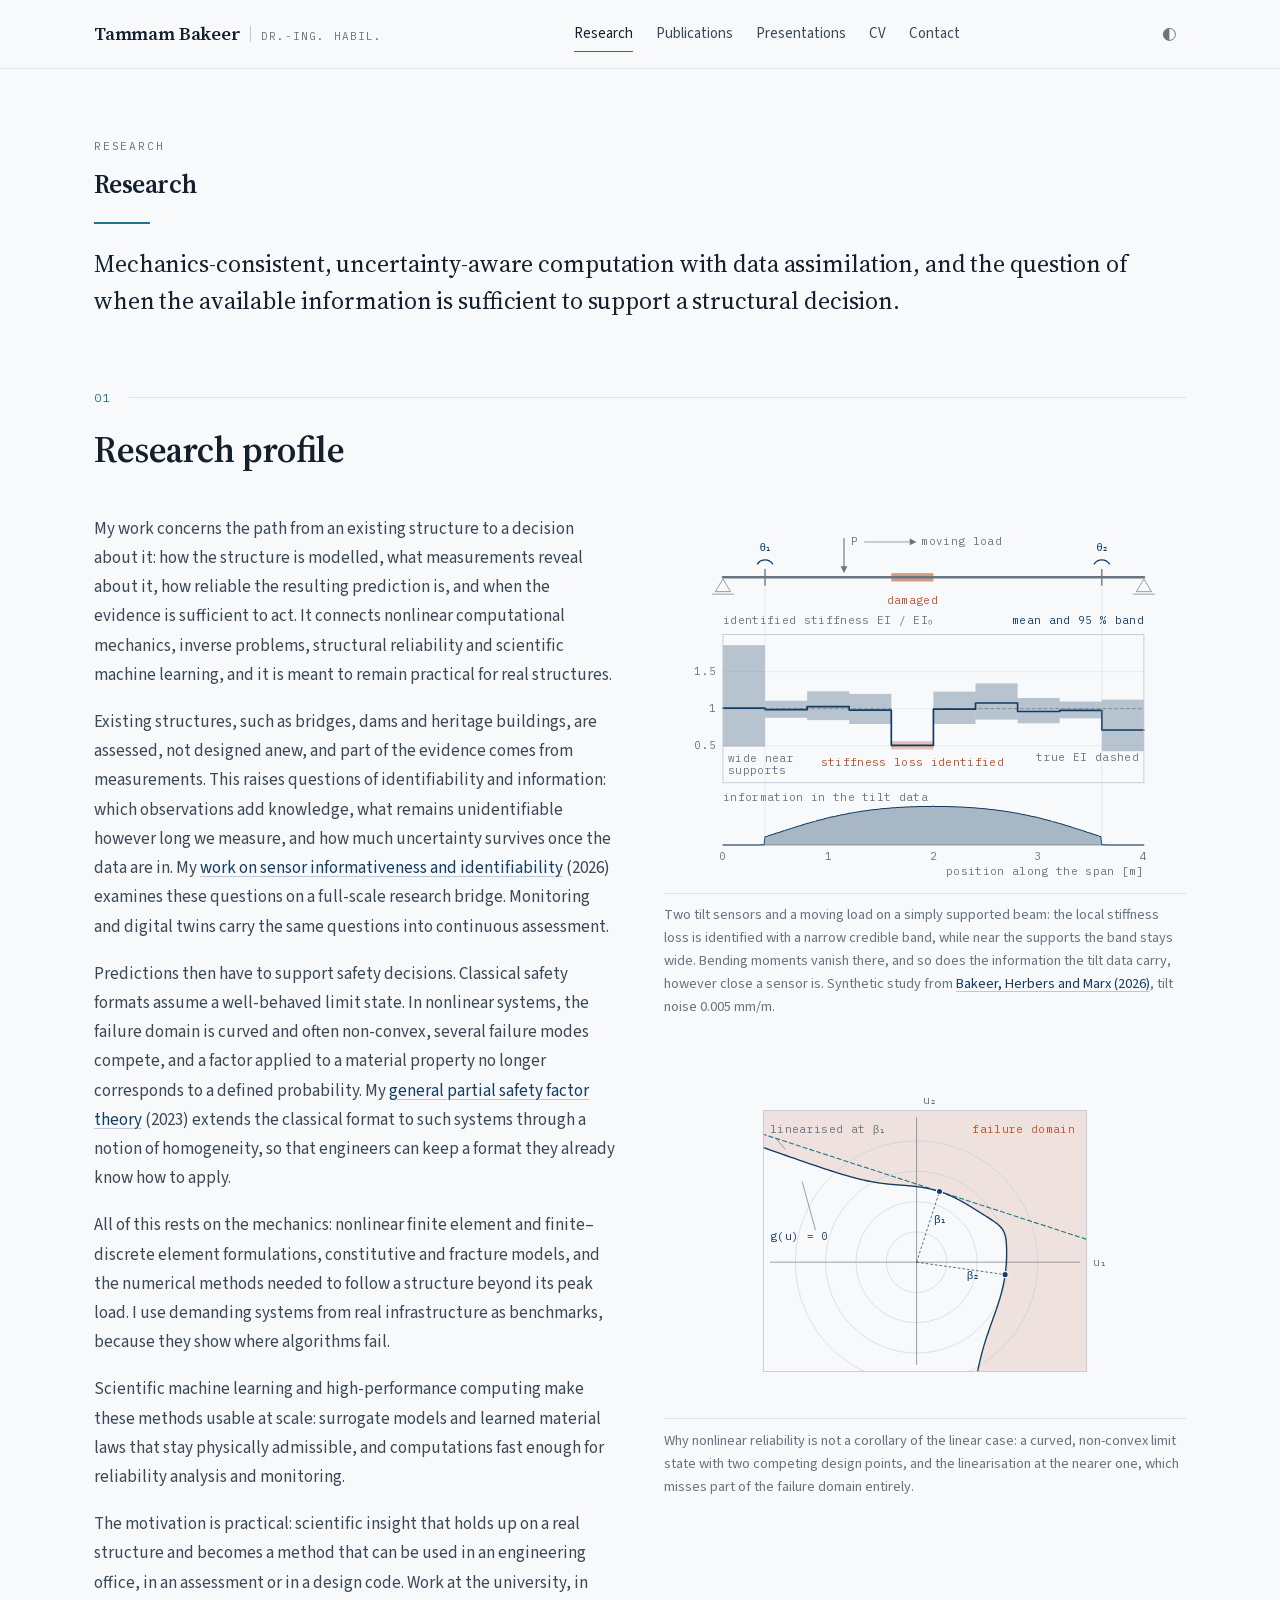
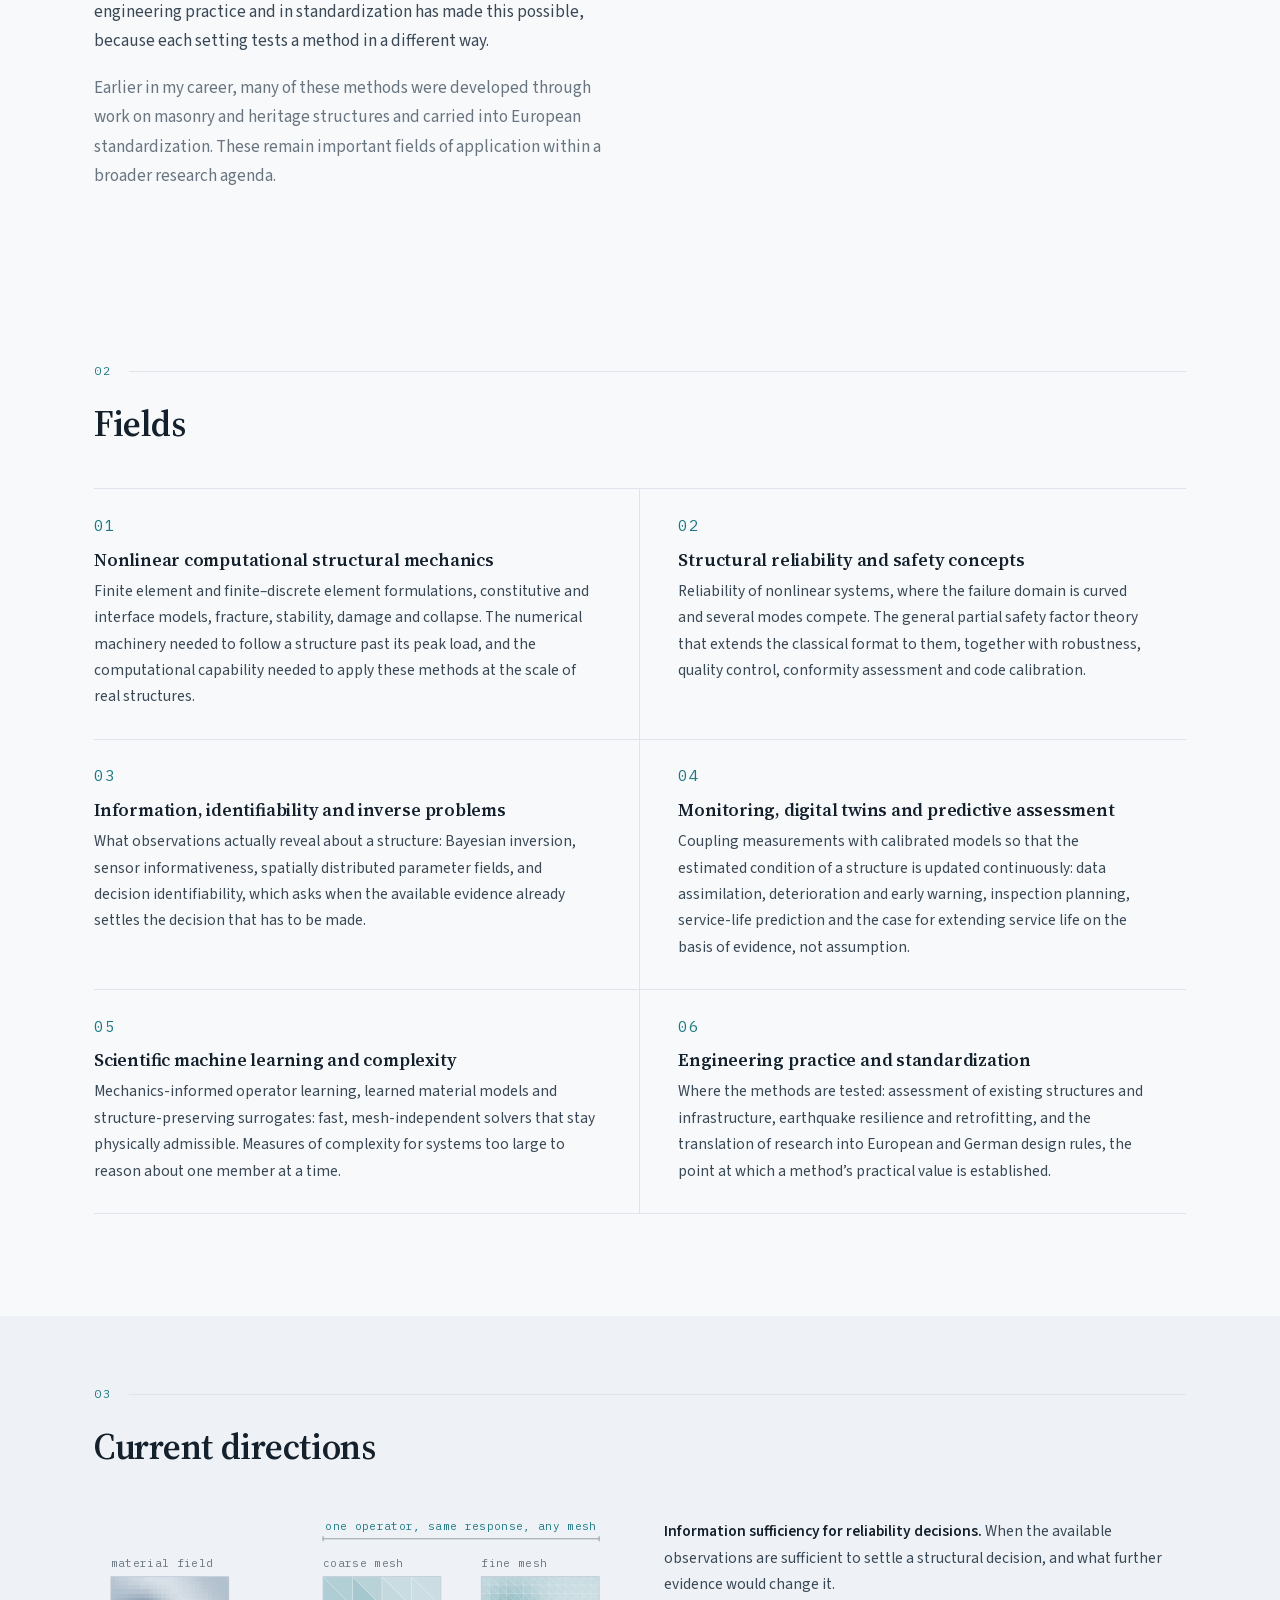
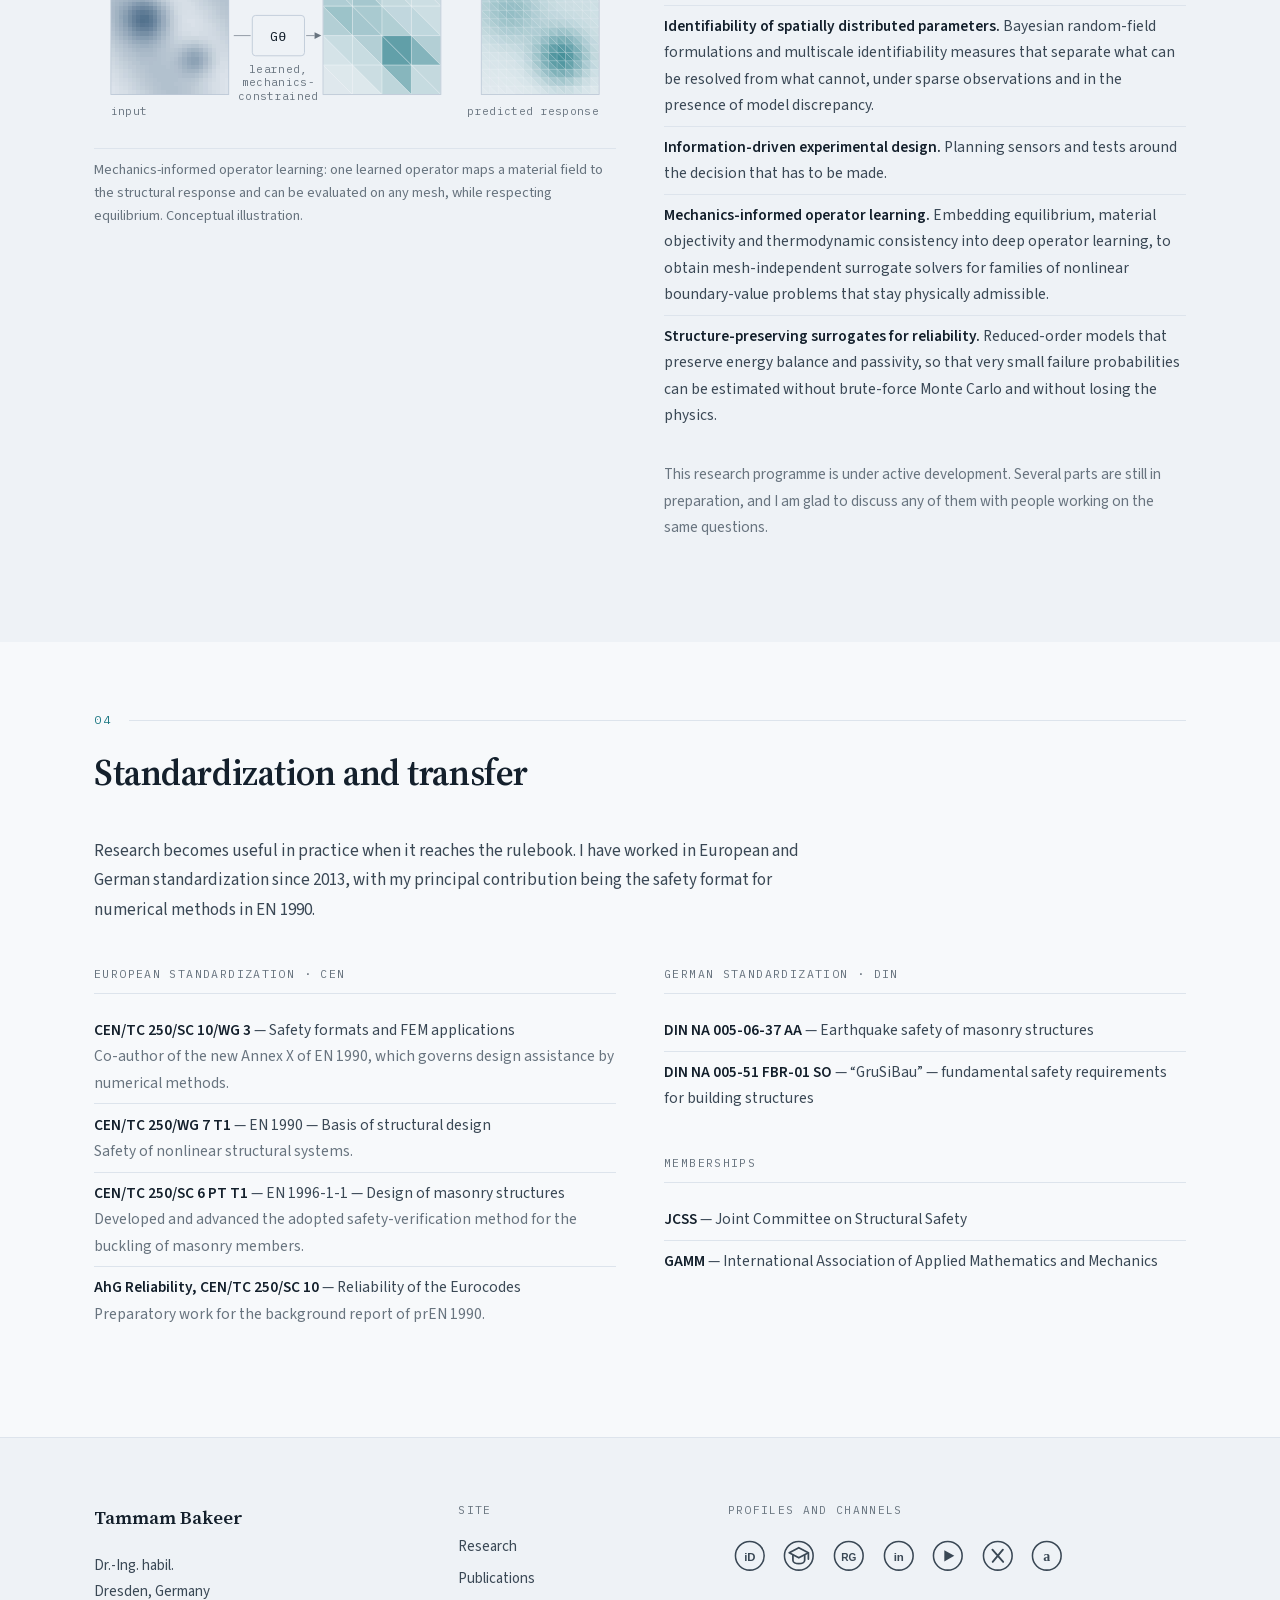
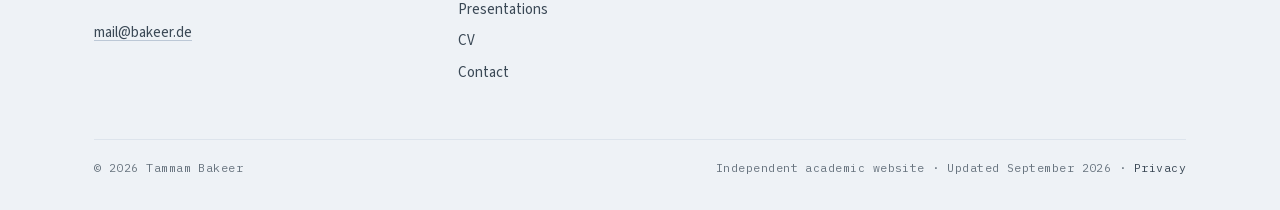
<file: research.html>
<!doctype html>
<html lang="en">
<head>
<meta charset="utf-8">
<meta name="viewport" content="width=device-width, initial-scale=1">
<title>Structural Reliability &amp; Computational Mechanics — Tammam Bakeer</title>
<meta name="description" content="Computational structural mechanics, structural reliability for nonlinear systems, Bayesian inverse problems, identifiability and information sufficiency for decisions about existing structures.">
<link rel="canonical" href="https://bakeer.de/research.html">
<meta name="author" content="Tammam Bakeer">
<meta name="theme-color" content="#f7f9fb" media="(prefers-color-scheme: light)">
<meta name="theme-color" content="#0f151b" media="(prefers-color-scheme: dark)">
<meta property="og:type" content="website">
<meta property="og:site_name" content="Tammam Bakeer">
<meta property="og:title" content="Structural Reliability &amp; Computational Mechanics — Tammam Bakeer">
<meta property="og:description" content="Computational structural mechanics, structural reliability for nonlinear systems, Bayesian inverse problems, identifiability and information sufficiency for decisions about existing structures.">
<meta property="og:url" content="https://bakeer.de/research.html">
<meta property="og:image" content="https://bakeer.de/assets/img/portrait.jpg">
<meta name="twitter:card" content="summary">
<meta name="twitter:site" content="@TammamBakeer">
<link rel="icon" href="/favicon.ico" sizes="any">
<link rel="icon" href="/favicon.svg" type="image/svg+xml">
<link rel="icon" href="/favicon-96.png" type="image/png" sizes="96x96">
<link rel="apple-touch-icon" href="/apple-touch-icon.png">
<link rel="preload" href="/assets/fonts/source-serif-4-600-normal-latin.woff2" as="font" type="font/woff2" crossorigin>
<link rel="preload" href="/assets/fonts/source-sans-3-400-normal-latin.woff2" as="font" type="font/woff2" crossorigin>
<link rel="stylesheet" href="/assets/css/site.css?v=2026-09-28a">
<script>(function(){try{var m=localStorage.getItem("tb-theme");if(m==="light"||m==="dark")document.documentElement.setAttribute("data-theme",m);}catch(e){}})();</script>
</head>
<body>
<a class="skip" href="#main">Skip to content</a>
<header class="masthead">
  <div class="wrap masthead__inner">
    <a class="wordmark" href="/">
      <span class="wordmark__name">Tammam Bakeer</span>
      <span class="wordmark__rule" aria-hidden="true"></span>
      <span class="wordmark__title">Dr.-Ing. habil.</span>
    </a>
    <nav class="nav" id="site-nav" aria-label="Main">
      <a href="/research.html" aria-current="page">Research</a>
      <a href="/publications.html">Publications</a>
      <a href="/presentations.html">Presentations</a>
      <a href="/cv.html">CV</a>
      <a href="/contact.html">Contact</a>
    </nav>
    <div class="tools">
      <button class="iconbtn" type="button" data-theme-toggle aria-label="Switch colour theme"><svg viewBox="0 0 24 24" fill="none" stroke="currentColor" stroke-width="1.4" aria-hidden="true"><circle cx="12" cy="12" r="8.6"/><path d="M12 3.4a8.6 8.6 0 0 0 0 17.2z" fill="currentColor" stroke="none"/></svg></button>
      <button class="iconbtn navbtn" type="button" data-nav-toggle aria-controls="site-nav" aria-expanded="false" aria-label="Menu"><svg viewBox="0 0 24 24" fill="none" stroke="currentColor" stroke-width="1.5" stroke-linecap="round" aria-hidden="true"><path d="M4 7h16M4 12h16M4 17h16"/></svg></button>
    </div>
  </div>
</header>
<main id="main">
<section class="section section--flush" style="padding-bottom:0"><div class="wrap"><p class="eyebrow">Research</p><h1 style="font-size:clamp(2.1rem,1.5rem+2.6vw,3.2rem);letter-spacing:-.022em">Research</h1><div class="hero__rule" style="margin-top:1.4rem"></div><p class="lede prose--wide" style="margin-top:1.4rem">Mechanics-consistent, uncertainty-aware computation with data assimilation, and the question of when the available information is sufficient to support a structural decision.</p></div></section><section class="section "><div class="wrap"><div class="section__head"><div class="section__marker"><span class="section__num">01</span></div><h2 class="section__title">Research profile</h2></div><div class="cols2" style="align-items:start"><div class="prose"><p>My work concerns the path from an existing structure to a decision about it: how the structure is modelled, what measurements reveal about it, how reliable the resulting prediction is, and when the evidence is sufficient to act. It connects nonlinear computational mechanics, inverse problems, structural reliability and scientific machine learning, and it is meant to remain practical for real structures.</p><p>Existing structures, such as bridges, dams and heritage buildings, are assessed, not designed anew, and part of the evidence comes from measurements. This raises questions of identifiability and information: which observations add knowledge, what remains unidentifiable however long we measure, and how much uncertainty survives once the data are in. My <a class="u" href="https://doi.org/10.1016/j.ymssp.2026.114606" rel="noopener">work on sensor informativeness and identifiability</a> (2026) examines these questions on a full-scale research bridge. Monitoring and digital twins carry the same questions into continuous assessment.</p><p>Predictions then have to support safety decisions. Classical safety formats assume a well-behaved limit state. In nonlinear systems, the failure domain is curved and often non-convex, several failure modes compete, and a factor applied to a material property no longer corresponds to a defined probability. My <a class="u" href="https://doi.org/10.1016/j.ress.2023.109150" rel="noopener">general partial safety factor theory</a> (2023) extends the classical format to such systems through a notion of homogeneity, so that engineers can keep a format they already know how to apply.</p><p>All of this rests on the mechanics: nonlinear finite element and finite&#8211;discrete element formulations, constitutive and fracture models, and the numerical methods needed to follow a structure beyond its peak load. I use demanding systems from real infrastructure as benchmarks, because they show where algorithms fail.</p><p>Scientific machine learning and high-performance computing make these methods usable at scale: surrogate models and learned material laws that stay physically admissible, and computations fast enough for reliability analysis and monitoring.</p><p>The motivation is practical: scientific insight that holds up on a real structure and becomes a method that can be used in an engineering office, in an assessment or in a design code. Work at the university, in engineering practice and in standardization has made this possible, because each setting tests a method in a different way.</p><p class="muted">Earlier in my career, many of these methods were developed through work on masonry and heritage structures and carried into European standardization. These remain important fields of application within a broader research agenda.</p></div><div style="display:grid;gap:clamp(2.5rem,5vw,4rem)"><figure class="figure figure--responsive"><svg class="figure__desktop" viewBox="0 0 620 430" role="img" aria-labelledby="figIdT figIdD" xmlns="http://www.w3.org/2000/svg"><title id="figIdT">Stiffness identified from two tilt sensors on a simply supported beam</title><desc id="figIdD">A simply supported beam with two tilt sensors near the supports and a moving load. The identified bending stiffness with its 95 percent credible band recovers a local stiffness loss at mid-span with a narrow band, while the band stays wide near the supports. Below, the information carried by the tilt data along the span, which vanishes at the supports where bending moments vanish.</desc><rect class="fig-fill-s" x="270.0" y="69" width="50.0" height="10" style="opacity:.55"/><line class="fig-line" x1="70.0" y1="74" x2="570.0" y2="74" style="stroke-width:3"/><path class="fig-thin" d="M70.0,76 L61.0,91 L79.0,91 Z"/><line class="fig-thin" x1="57.0" y1="94" x2="83.0" y2="94"/><path class="fig-thin" d="M570.0,76 L561.0,91 L579.0,91 Z"/><line class="fig-thin" x1="557.0" y1="94" x2="583.0" y2="94"/><line class="fig-thin" x1="120.0" y1="64" x2="120.0" y2="84" style="stroke-width:1.6"/><path class="fig-accent" d="M111.0,58 A11,11 0 0 1 129.0,58"/><text class="fig-label fig-label--b" x="120.0" y="43" text-anchor="middle">&#952;&#8321;</text><line class="fig-thin" x1="520.0" y1="64" x2="520.0" y2="84" style="stroke-width:1.6"/><path class="fig-accent" d="M511.0,58 A11,11 0 0 1 529.0,58"/><text class="fig-label fig-label--b" x="520.0" y="43" text-anchor="middle">&#952;&#8322;</text><line class="fig-line" x1="213.8" y1="28" x2="213.8" y2="66"/><path class="fig-head" d="M209.8,61 L213.8,69 L217.8,61 Z"/><text class="fig-label" x="221.8" y="36">P</text><line class="fig-thin" x1="237.8" y1="32" x2="291.8" y2="32"/><path class="fig-head" d="M291.8,28 L299.8,32 L291.8,36 Z"/><text class="fig-label" x="305.8" y="36">moving load</text><text class="fig-label fig-label--s" x="295.0" y="106" text-anchor="middle">damaged</text><text class="fig-label" x="70.0" y="130.0">identified stiffness EI / EI&#8320;</text><text class="fig-label fig-label--b" x="570.0" y="130.0" text-anchor="end">mean and 95 % band</text><line class="fig-mesh-2" x1="70.0" y1="274.0" x2="570.0" y2="274.0"/><text class="fig-label" x="62.0" y="278.0" text-anchor="end">0.5</text><line class="fig-mesh-2" x1="70.0" y1="230.0" x2="570.0" y2="230.0"/><text class="fig-label" x="62.0" y="234.0" text-anchor="end">1</text><line class="fig-mesh-2" x1="70.0" y1="186.0" x2="570.0" y2="186.0"/><text class="fig-label" x="62.0" y="190.0" text-anchor="end">1.5</text><rect class="fig-fill-2" x="70.0" y="154.6" width="50.0" height="120.5" style="opacity:.28"/><rect class="fig-fill-2" x="120.0" y="220.6" width="50.0" height="20.3" style="opacity:.28"/><rect class="fig-fill-2" x="170.0" y="209.4" width="50.0" height="34.2" style="opacity:.28"/><rect class="fig-fill-2" x="220.0" y="212.5" width="50.0" height="35.7" style="opacity:.28"/><rect class="fig-fill-s" x="270.0" y="268.6" width="50.0" height="9.9" style="opacity:.32"/><rect class="fig-fill-2" x="320.0" y="209.8" width="50.0" height="38.4" style="opacity:.28"/><rect class="fig-fill-2" x="370.0" y="200.0" width="50.0" height="43.0" style="opacity:.28"/><rect class="fig-fill-2" x="420.0" y="217.4" width="50.0" height="30.0" style="opacity:.28"/><rect class="fig-fill-2" x="470.0" y="221.6" width="50.0" height="19.9" style="opacity:.28"/><rect class="fig-fill-2" x="520.0" y="219.3" width="50.0" height="61.3" style="opacity:.28"/><polyline class="fig-thin" points="70.0,230.0 120.0,230.0 120.0,230.0 170.0,230.0 170.0,230.0 220.0,230.0 220.0,230.0 270.0,230.0 270.0,274.0 320.0,274.0 320.0,230.0 370.0,230.0 370.0,230.0 420.0,230.0 420.0,230.0 470.0,230.0 470.0,230.0 520.0,230.0 520.0,230.0 570.0,230.0" style="stroke-dasharray:4 3"/><polyline class="fig-accent" points="70.0,229.3 120.0,229.3 120.0,231.2 170.0,231.2 170.0,227.6 220.0,227.6 220.0,231.7 270.0,231.7 270.0,273.7 320.0,273.7 320.0,230.6 370.0,230.6 370.0,223.3 420.0,223.3 420.0,233.4 470.0,233.4 470.0,232.0 520.0,232.0 520.0,255.4 570.0,255.4" style="stroke-width:2"/><rect class="fig-frame" x="70.0" y="142.0" width="500.0" height="176.0"/><text class="fig-label fig-label--s fig-halo" x="295.0" y="298.0" text-anchor="middle">stiffness loss identified</text><text class="fig-label fig-halo" x="76.2" y="293.4">wide near</text><text class="fig-label fig-halo" x="76.2" y="307.4">supports</text><text class="fig-label fig-halo" x="564.0" y="291.6" text-anchor="end">true EI dashed</text><polygon class="fig-fill-2" points="70.0,392.0 70.0,392.0 71.2,392.0 72.5,392.0 73.8,392.0 75.0,392.0 76.2,392.0 77.5,392.0 78.8,392.0 80.0,392.0 81.2,392.0 82.5,392.0 83.8,392.0 85.0,392.0 86.2,392.0 87.5,392.0 88.8,392.0 90.0,392.0 91.2,392.0 92.5,392.0 93.8,392.0 95.0,392.0 96.2,392.0 97.5,392.0 98.8,392.0 100.0,392.0 101.2,392.0 102.5,392.0 103.8,391.9 105.0,391.9 106.2,391.9 107.5,391.9 108.8,391.9 110.0,391.9 111.2,391.9 112.5,391.9 113.8,391.9 115.0,391.8 116.2,391.8 117.5,391.8 118.8,391.8 120.0,382.2 121.2,381.8 122.5,381.5 123.8,381.1 125.0,380.7 126.2,380.3 127.5,379.9 128.8,379.5 130.0,379.1 131.2,378.6 132.5,378.2 133.8,377.8 135.0,377.4 136.2,377.1 137.5,376.7 138.8,376.2 140.0,375.8 141.2,375.4 142.5,375.0 143.8,374.6 145.0,374.2 146.2,373.8 147.5,373.4 148.8,373.0 150.0,372.6 151.2,372.2 152.5,371.8 153.8,371.4 155.0,371.0 156.2,370.6 157.5,370.2 158.8,369.8 160.0,369.4 161.2,369.1 162.5,368.7 163.8,368.3 165.0,367.9 166.2,367.5 167.5,367.1 168.8,366.8 170.0,366.4 171.2,366.0 172.5,365.7 173.8,365.3 175.0,365.0 176.2,364.6 177.5,364.3 178.8,363.9 180.0,363.6 181.2,363.2 182.5,362.8 183.8,362.5 185.0,362.2 186.2,361.9 187.5,361.6 188.8,361.3 190.0,361.0 191.2,360.6 192.5,360.3 193.8,360.0 195.0,359.6 196.2,359.4 197.5,359.1 198.8,358.8 200.0,358.5 201.2,358.3 202.5,358.0 203.8,357.7 205.0,357.4 206.2,357.1 207.5,356.8 208.8,356.6 210.0,356.3 211.2,356.1 212.5,355.9 213.8,355.6 215.0,355.4 216.2,355.1 217.5,354.9 218.8,354.6 220.0,354.3 221.2,354.1 222.5,353.9 223.8,353.7 225.0,353.5 226.2,353.3 227.5,353.1 228.8,352.9 230.0,352.7 231.2,352.5 232.5,352.2 233.8,352.1 235.0,351.9 236.2,351.7 237.5,351.6 238.8,351.4 240.0,351.2 241.2,351.0 242.5,350.9 243.8,350.7 245.0,350.5 246.2,350.3 247.5,350.2 248.8,350.1 250.0,349.9 251.2,349.8 252.5,349.7 253.8,349.5 255.0,349.4 256.2,349.2 257.5,349.0 258.8,348.9 260.0,348.8 261.2,348.7 262.5,348.6 263.8,348.5 265.0,348.4 266.2,348.3 267.5,348.2 268.8,348.0 270.0,347.9 271.2,347.8 272.5,347.8 273.8,347.7 275.0,347.6 276.2,347.5 277.5,347.4 278.8,347.4 280.0,347.3 281.2,347.2 282.5,347.1 283.8,347.0 285.0,347.0 286.2,346.9 287.5,346.9 288.8,346.8 290.0,346.8 291.2,346.7 292.5,346.6 293.8,346.5 295.0,346.5 296.2,346.4 297.5,346.4 298.8,346.4 300.0,346.4 301.2,346.3 302.5,346.3 303.8,346.3 305.0,346.2 306.2,346.2 307.5,346.1 308.8,346.1 310.0,346.1 311.2,346.1 312.5,346.1 313.8,346.1 315.0,346.1 316.2,346.1 317.5,346.1 318.8,346.0 320.0,346.0 321.2,346.0 322.5,346.1 323.8,346.1 325.0,346.1 326.2,346.1 327.5,346.1 328.8,346.1 330.0,346.1 331.2,346.1 332.5,346.1 333.8,346.2 335.0,346.2 336.2,346.3 337.5,346.3 338.8,346.3 340.0,346.4 341.2,346.4 342.5,346.4 343.8,346.4 345.0,346.5 346.2,346.5 347.5,346.6 348.8,346.7 350.0,346.8 351.2,346.8 352.5,346.9 353.8,346.9 355.0,347.0 356.2,347.0 357.5,347.1 358.8,347.2 360.0,347.3 361.2,347.4 362.5,347.4 363.8,347.5 365.0,347.6 366.2,347.7 367.5,347.8 368.8,347.8 370.0,347.9 371.2,348.0 372.5,348.2 373.8,348.3 375.0,348.4 376.2,348.5 377.5,348.6 378.8,348.7 380.0,348.8 381.2,348.9 382.5,349.0 383.8,349.2 385.0,349.4 386.2,349.5 387.5,349.7 388.8,349.8 390.0,349.9 391.2,350.1 392.5,350.2 393.8,350.3 395.0,350.5 396.2,350.7 397.5,350.9 398.8,351.0 400.0,351.2 401.2,351.4 402.5,351.6 403.8,351.7 405.0,351.9 406.2,352.1 407.5,352.2 408.8,352.5 410.0,352.7 411.2,352.9 412.5,353.1 413.8,353.3 415.0,353.5 416.2,353.7 417.5,353.9 418.8,354.1 420.0,354.3 421.2,354.6 422.5,354.9 423.8,355.1 425.0,355.4 426.2,355.6 427.5,355.9 428.8,356.1 430.0,356.3 431.2,356.6 432.5,356.8 433.8,357.1 435.0,357.4 436.2,357.7 437.5,358.0 438.8,358.3 440.0,358.5 441.2,358.8 442.5,359.1 443.8,359.4 445.0,359.6 446.2,360.0 447.5,360.3 448.8,360.6 450.0,361.0 451.2,361.3 452.5,361.6 453.8,361.9 455.0,362.2 456.2,362.5 457.5,362.8 458.8,363.2 460.0,363.6 461.2,363.9 462.5,364.3 463.8,364.6 465.0,365.0 466.2,365.3 467.5,365.7 468.8,366.0 470.0,366.4 471.2,366.8 472.5,367.1 473.8,367.5 475.0,367.9 476.2,368.3 477.5,368.7 478.8,369.1 480.0,369.4 481.2,369.8 482.5,370.2 483.8,370.6 485.0,371.0 486.2,371.4 487.5,371.8 488.8,372.2 490.0,372.6 491.2,373.0 492.5,373.4 493.8,373.8 495.0,374.2 496.2,374.6 497.5,375.0 498.8,375.4 500.0,375.8 501.2,376.2 502.5,376.7 503.8,377.1 505.0,377.4 506.2,377.8 507.5,378.2 508.8,378.6 510.0,379.1 511.2,379.5 512.5,379.9 513.8,380.3 515.0,380.7 516.2,381.1 517.5,381.5 518.8,381.8 520.0,391.8 521.2,391.8 522.5,391.8 523.8,391.8 525.0,391.8 526.2,391.9 527.5,391.9 528.8,391.9 530.0,391.9 531.2,391.9 532.5,391.9 533.8,391.9 535.0,391.9 536.2,391.9 537.5,392.0 538.8,392.0 540.0,392.0 541.2,392.0 542.5,392.0 543.8,392.0 545.0,392.0 546.2,392.0 547.5,392.0 548.8,392.0 550.0,392.0 551.2,392.0 552.5,392.0 553.8,392.0 555.0,392.0 556.2,392.0 557.5,392.0 558.8,392.0 560.0,392.0 561.2,392.0 562.5,392.0 563.8,392.0 565.0,392.0 566.2,392.0 567.5,392.0 568.8,392.0 570.0,392.0 570.0,392.0" style="opacity:.35"/><polyline class="fig-accent" points="70.0,392.0 71.2,392.0 72.5,392.0 73.8,392.0 75.0,392.0 76.2,392.0 77.5,392.0 78.8,392.0 80.0,392.0 81.2,392.0 82.5,392.0 83.8,392.0 85.0,392.0 86.2,392.0 87.5,392.0 88.8,392.0 90.0,392.0 91.2,392.0 92.5,392.0 93.8,392.0 95.0,392.0 96.2,392.0 97.5,392.0 98.8,392.0 100.0,392.0 101.2,392.0 102.5,392.0 103.8,391.9 105.0,391.9 106.2,391.9 107.5,391.9 108.8,391.9 110.0,391.9 111.2,391.9 112.5,391.9 113.8,391.9 115.0,391.8 116.2,391.8 117.5,391.8 118.8,391.8 120.0,382.2 121.2,381.8 122.5,381.5 123.8,381.1 125.0,380.7 126.2,380.3 127.5,379.9 128.8,379.5 130.0,379.1 131.2,378.6 132.5,378.2 133.8,377.8 135.0,377.4 136.2,377.1 137.5,376.7 138.8,376.2 140.0,375.8 141.2,375.4 142.5,375.0 143.8,374.6 145.0,374.2 146.2,373.8 147.5,373.4 148.8,373.0 150.0,372.6 151.2,372.2 152.5,371.8 153.8,371.4 155.0,371.0 156.2,370.6 157.5,370.2 158.8,369.8 160.0,369.4 161.2,369.1 162.5,368.7 163.8,368.3 165.0,367.9 166.2,367.5 167.5,367.1 168.8,366.8 170.0,366.4 171.2,366.0 172.5,365.7 173.8,365.3 175.0,365.0 176.2,364.6 177.5,364.3 178.8,363.9 180.0,363.6 181.2,363.2 182.5,362.8 183.8,362.5 185.0,362.2 186.2,361.9 187.5,361.6 188.8,361.3 190.0,361.0 191.2,360.6 192.5,360.3 193.8,360.0 195.0,359.6 196.2,359.4 197.5,359.1 198.8,358.8 200.0,358.5 201.2,358.3 202.5,358.0 203.8,357.7 205.0,357.4 206.2,357.1 207.5,356.8 208.8,356.6 210.0,356.3 211.2,356.1 212.5,355.9 213.8,355.6 215.0,355.4 216.2,355.1 217.5,354.9 218.8,354.6 220.0,354.3 221.2,354.1 222.5,353.9 223.8,353.7 225.0,353.5 226.2,353.3 227.5,353.1 228.8,352.9 230.0,352.7 231.2,352.5 232.5,352.2 233.8,352.1 235.0,351.9 236.2,351.7 237.5,351.6 238.8,351.4 240.0,351.2 241.2,351.0 242.5,350.9 243.8,350.7 245.0,350.5 246.2,350.3 247.5,350.2 248.8,350.1 250.0,349.9 251.2,349.8 252.5,349.7 253.8,349.5 255.0,349.4 256.2,349.2 257.5,349.0 258.8,348.9 260.0,348.8 261.2,348.7 262.5,348.6 263.8,348.5 265.0,348.4 266.2,348.3 267.5,348.2 268.8,348.0 270.0,347.9 271.2,347.8 272.5,347.8 273.8,347.7 275.0,347.6 276.2,347.5 277.5,347.4 278.8,347.4 280.0,347.3 281.2,347.2 282.5,347.1 283.8,347.0 285.0,347.0 286.2,346.9 287.5,346.9 288.8,346.8 290.0,346.8 291.2,346.7 292.5,346.6 293.8,346.5 295.0,346.5 296.2,346.4 297.5,346.4 298.8,346.4 300.0,346.4 301.2,346.3 302.5,346.3 303.8,346.3 305.0,346.2 306.2,346.2 307.5,346.1 308.8,346.1 310.0,346.1 311.2,346.1 312.5,346.1 313.8,346.1 315.0,346.1 316.2,346.1 317.5,346.1 318.8,346.0 320.0,346.0 321.2,346.0 322.5,346.1 323.8,346.1 325.0,346.1 326.2,346.1 327.5,346.1 328.8,346.1 330.0,346.1 331.2,346.1 332.5,346.1 333.8,346.2 335.0,346.2 336.2,346.3 337.5,346.3 338.8,346.3 340.0,346.4 341.2,346.4 342.5,346.4 343.8,346.4 345.0,346.5 346.2,346.5 347.5,346.6 348.8,346.7 350.0,346.8 351.2,346.8 352.5,346.9 353.8,346.9 355.0,347.0 356.2,347.0 357.5,347.1 358.8,347.2 360.0,347.3 361.2,347.4 362.5,347.4 363.8,347.5 365.0,347.6 366.2,347.7 367.5,347.8 368.8,347.8 370.0,347.9 371.2,348.0 372.5,348.2 373.8,348.3 375.0,348.4 376.2,348.5 377.5,348.6 378.8,348.7 380.0,348.8 381.2,348.9 382.5,349.0 383.8,349.2 385.0,349.4 386.2,349.5 387.5,349.7 388.8,349.8 390.0,349.9 391.2,350.1 392.5,350.2 393.8,350.3 395.0,350.5 396.2,350.7 397.5,350.9 398.8,351.0 400.0,351.2 401.2,351.4 402.5,351.6 403.8,351.7 405.0,351.9 406.2,352.1 407.5,352.2 408.8,352.5 410.0,352.7 411.2,352.9 412.5,353.1 413.8,353.3 415.0,353.5 416.2,353.7 417.5,353.9 418.8,354.1 420.0,354.3 421.2,354.6 422.5,354.9 423.8,355.1 425.0,355.4 426.2,355.6 427.5,355.9 428.8,356.1 430.0,356.3 431.2,356.6 432.5,356.8 433.8,357.1 435.0,357.4 436.2,357.7 437.5,358.0 438.8,358.3 440.0,358.5 441.2,358.8 442.5,359.1 443.8,359.4 445.0,359.6 446.2,360.0 447.5,360.3 448.8,360.6 450.0,361.0 451.2,361.3 452.5,361.6 453.8,361.9 455.0,362.2 456.2,362.5 457.5,362.8 458.8,363.2 460.0,363.6 461.2,363.9 462.5,364.3 463.8,364.6 465.0,365.0 466.2,365.3 467.5,365.7 468.8,366.0 470.0,366.4 471.2,366.8 472.5,367.1 473.8,367.5 475.0,367.9 476.2,368.3 477.5,368.7 478.8,369.1 480.0,369.4 481.2,369.8 482.5,370.2 483.8,370.6 485.0,371.0 486.2,371.4 487.5,371.8 488.8,372.2 490.0,372.6 491.2,373.0 492.5,373.4 493.8,373.8 495.0,374.2 496.2,374.6 497.5,375.0 498.8,375.4 500.0,375.8 501.2,376.2 502.5,376.7 503.8,377.1 505.0,377.4 506.2,377.8 507.5,378.2 508.8,378.6 510.0,379.1 511.2,379.5 512.5,379.9 513.8,380.3 515.0,380.7 516.2,381.1 517.5,381.5 518.8,381.8 520.0,391.8 521.2,391.8 522.5,391.8 523.8,391.8 525.0,391.8 526.2,391.9 527.5,391.9 528.8,391.9 530.0,391.9 531.2,391.9 532.5,391.9 533.8,391.9 535.0,391.9 536.2,391.9 537.5,392.0 538.8,392.0 540.0,392.0 541.2,392.0 542.5,392.0 543.8,392.0 545.0,392.0 546.2,392.0 547.5,392.0 548.8,392.0 550.0,392.0 551.2,392.0 552.5,392.0 553.8,392.0 555.0,392.0 556.2,392.0 557.5,392.0 558.8,392.0 560.0,392.0 561.2,392.0 562.5,392.0 563.8,392.0 565.0,392.0 566.2,392.0 567.5,392.0 568.8,392.0 570.0,392.0" style="stroke-width:1.2"/><line class="fig-thin" x1="70.0" y1="392.0" x2="570.0" y2="392.0"/><text class="fig-label" x="70.0" y="340.0">information in the tilt data</text><text class="fig-label" x="70.0" y="410.0" text-anchor="middle">0</text><text class="fig-label" x="195.0" y="410.0" text-anchor="middle">1</text><text class="fig-label" x="320.0" y="410.0" text-anchor="middle">2</text><text class="fig-label" x="445.0" y="410.0" text-anchor="middle">3</text><text class="fig-label" x="570.0" y="410.0" text-anchor="middle">4</text><text class="fig-label" x="570.0" y="428.0" text-anchor="end">position along the span [m]</text><line class="fig-mesh-2" x1="120.0" y1="86" x2="120.0" y2="392.0"/><line class="fig-mesh-2" x1="520.0" y1="86" x2="520.0" y2="392.0"/></svg><div class="figure__mobile"><svg viewBox="0 0 360 420" role="img" aria-labelledby="figIdMT" xmlns="http://www.w3.org/2000/svg"><title id="figIdMT">Stiffness identified from two tilt sensors: the local loss is found, the stiffness near the supports stays uncertain</title><rect class="fig-fill-s" x="160.0" y="57" width="30.0" height="10" style="opacity:.55"/><line class="fig-line" x1="40.0" y1="62" x2="340.0" y2="62" style="stroke-width:3"/><path class="fig-thin" d="M40.0,64 L32.0,77 L48.0,77 Z"/><path class="fig-thin" d="M340.0,64 L332.0,77 L348.0,77 Z"/><line class="fig-thin" x1="70.0" y1="53" x2="70.0" y2="71" style="stroke-width:1.6"/><path class="fig-accent" d="M62.0,48 A10,10 0 0 1 78.0,48"/><text class="mobile-plot-label mobile-plot-label--accent fig-halo" x="70.0" y="34.0" text-anchor="middle">&#952;&#8321;</text><line class="fig-thin" x1="310.0" y1="53" x2="310.0" y2="71" style="stroke-width:1.6"/><path class="fig-accent" d="M302.0,48 A10,10 0 0 1 318.0,48"/><text class="mobile-plot-label mobile-plot-label--accent fig-halo" x="310.0" y="34.0" text-anchor="middle">&#952;&#8322;</text><line class="fig-line" x1="122.5" y1="22" x2="122.5" y2="54"/><path class="fig-head" d="M118.5,49 L122.5,57 L126.5,49 Z"/><line class="fig-thin" x1="132.5" y1="26" x2="162.5" y2="26"/><path class="fig-head" d="M162.5,22 L170.5,26 L162.5,30 Z"/><text class="mobile-plot-label fig-halo" x="176.5" y="31.0" text-anchor="start">moving load</text><text class="mobile-plot-label fig-label--s fig-halo" x="175.0" y="92.0" text-anchor="middle">damaged</text><text class="mobile-plot-label fig-halo" x="40.0" y="108.0" text-anchor="start">identified stiffness</text><line class="fig-mesh-2" x1="40.0" y1="248.5" x2="340.0" y2="248.5"/><text class="mobile-plot-label" x="34.0" y="253.5" text-anchor="end">0.5</text><line class="fig-mesh-2" x1="40.0" y1="205.0" x2="340.0" y2="205.0"/><text class="mobile-plot-label" x="34.0" y="210.0" text-anchor="end">1</text><line class="fig-mesh-2" x1="40.0" y1="161.5" x2="340.0" y2="161.5"/><text class="mobile-plot-label" x="34.0" y="166.5" text-anchor="end">1.5</text><rect class="fig-fill-2" x="40.0" y="130.5" width="30.0" height="119.2" style="opacity:.28"/><rect class="fig-fill-2" x="70.0" y="195.7" width="30.0" height="20.0" style="opacity:.28"/><rect class="fig-fill-2" x="100.0" y="184.6" width="30.0" height="33.8" style="opacity:.28"/><rect class="fig-fill-2" x="130.0" y="187.6" width="30.0" height="35.3" style="opacity:.28"/><rect class="fig-fill-s" x="160.0" y="243.1" width="30.0" height="9.8" style="opacity:.32"/><rect class="fig-fill-2" x="190.0" y="185.1" width="30.0" height="38.0" style="opacity:.28"/><rect class="fig-fill-2" x="220.0" y="175.3" width="30.0" height="42.5" style="opacity:.28"/><rect class="fig-fill-2" x="250.0" y="192.5" width="30.0" height="29.6" style="opacity:.28"/><rect class="fig-fill-2" x="280.0" y="196.7" width="30.0" height="19.7" style="opacity:.28"/><rect class="fig-fill-2" x="310.0" y="194.4" width="30.0" height="60.7" style="opacity:.28"/><polyline class="fig-thin" points="40.0,205.0 70.0,205.0 70.0,205.0 100.0,205.0 100.0,205.0 130.0,205.0 130.0,205.0 160.0,205.0 160.0,248.5 190.0,248.5 190.0,205.0 220.0,205.0 220.0,205.0 250.0,205.0 250.0,205.0 280.0,205.0 280.0,205.0 310.0,205.0 310.0,205.0 340.0,205.0" style="stroke-dasharray:4 3"/><polyline class="fig-accent" points="40.0,204.3 70.0,204.3 70.0,206.2 100.0,206.2 100.0,202.7 130.0,202.7 130.0,206.7 160.0,206.7 160.0,248.2 190.0,248.2 190.0,205.6 220.0,205.6 220.0,198.3 250.0,198.3 250.0,208.3 280.0,208.3 280.0,207.0 310.0,207.0 310.0,230.1 340.0,230.1" style="stroke-width:2"/><rect class="fig-frame" x="40.0" y="118.0" width="300.0" height="174.0"/><line class="fig-thin" x1="175.0" y1="151.1" x2="175.0" y2="239.8" style="stroke:var(--signal)"/><text class="mobile-plot-label fig-label--s fig-halo" x="193.8" y="142.4" text-anchor="middle">loss identified</text><text class="mobile-plot-label fig-halo" x="46.0" y="274.6" text-anchor="start">wide near supports</text><polygon class="fig-fill-2" points="40.0,372.0 40.0,372.0 40.8,372.0 41.5,372.0 42.2,372.0 43.0,372.0 43.8,372.0 44.5,372.0 45.2,372.0 46.0,372.0 46.8,372.0 47.5,372.0 48.2,372.0 49.0,372.0 49.8,372.0 50.5,372.0 51.2,372.0 52.0,372.0 52.8,372.0 53.5,372.0 54.2,372.0 55.0,372.0 55.8,372.0 56.5,372.0 57.2,372.0 58.0,372.0 58.8,372.0 59.5,372.0 60.2,372.0 61.0,371.9 61.8,371.9 62.5,371.9 63.2,371.9 64.0,371.9 64.8,371.9 65.5,371.9 66.2,371.9 67.0,371.9 67.8,371.8 68.5,371.8 69.2,371.8 70.0,363.5 70.8,363.2 71.5,362.8 72.2,362.5 73.0,362.2 73.8,361.8 74.5,361.5 75.2,361.1 76.0,360.8 76.8,360.4 77.5,360.0 78.2,359.7 79.0,359.3 79.8,359.0 80.5,358.7 81.2,358.3 82.0,357.9 82.8,357.6 83.5,357.2 84.2,356.9 85.0,356.5 85.8,356.1 86.5,355.8 87.2,355.5 88.0,355.1 88.8,354.8 89.5,354.4 90.2,354.1 91.0,353.7 91.8,353.4 92.5,353.0 93.2,352.7 94.0,352.4 94.8,352.0 95.5,351.7 96.2,351.4 97.0,351.1 97.8,350.7 98.5,350.4 99.2,350.0 100.0,349.7 100.8,349.4 101.5,349.1 102.2,348.8 103.0,348.5 103.8,348.2 104.5,347.9 105.2,347.6 106.0,347.3 106.8,347.0 107.5,346.6 108.2,346.4 109.0,346.1 109.8,345.8 110.5,345.6 111.2,345.3 112.0,345.0 112.8,344.7 113.5,344.4 114.2,344.2 115.0,343.9 115.8,343.6 116.5,343.4 117.2,343.2 118.0,342.9 118.8,342.7 119.5,342.4 120.2,342.2 121.0,341.9 121.8,341.7 122.5,341.4 123.3,341.2 124.0,341.0 124.7,340.8 125.5,340.6 126.2,340.4 127.0,340.1 127.8,339.9 128.5,339.7 129.2,339.5 130.0,339.3 130.8,339.1 131.5,338.9 132.2,338.7 133.0,338.6 133.8,338.4 134.5,338.2 135.2,338.0 136.0,337.8 136.8,337.6 137.5,337.4 138.2,337.3 139.0,337.1 139.8,337.0 140.5,336.8 141.2,336.7 142.0,336.5 142.8,336.4 143.5,336.2 144.2,336.1 145.0,335.9 145.8,335.8 146.5,335.7 147.2,335.6 148.0,335.4 148.8,335.3 149.5,335.2 150.2,335.1 151.0,334.9 151.8,334.8 152.5,334.6 153.2,334.6 154.0,334.5 154.8,334.4 155.5,334.3 156.2,334.2 157.0,334.1 157.8,334.0 158.5,333.9 159.2,333.8 160.0,333.7 160.8,333.6 161.5,333.5 162.2,333.5 163.0,333.4 163.8,333.3 164.5,333.3 165.2,333.2 166.0,333.1 166.8,333.0 167.5,332.9 168.2,332.9 169.0,332.8 169.8,332.8 170.5,332.8 171.2,332.7 172.0,332.7 172.8,332.6 173.5,332.5 174.2,332.5 175.0,332.4 175.8,332.4 176.5,332.4 177.2,332.4 178.0,332.3 178.8,332.3 179.5,332.3 180.2,332.2 181.0,332.2 181.8,332.1 182.5,332.1 183.2,332.1 184.0,332.1 184.8,332.1 185.5,332.1 186.2,332.1 187.0,332.1 187.8,332.1 188.5,332.1 189.2,332.0 190.0,332.0 190.7,332.0 191.5,332.1 192.2,332.1 193.0,332.1 193.8,332.1 194.5,332.1 195.2,332.1 196.0,332.1 196.8,332.1 197.5,332.1 198.2,332.1 199.0,332.2 199.8,332.2 200.5,332.3 201.2,332.3 202.0,332.3 202.8,332.4 203.5,332.4 204.2,332.4 205.0,332.4 205.8,332.5 206.5,332.5 207.2,332.6 208.0,332.7 208.8,332.7 209.5,332.8 210.2,332.8 211.0,332.8 211.8,332.9 212.5,332.9 213.2,333.0 214.0,333.1 214.8,333.2 215.5,333.3 216.2,333.3 217.0,333.4 217.8,333.5 218.5,333.5 219.2,333.6 220.0,333.7 220.8,333.8 221.5,333.9 222.2,334.0 223.0,334.1 223.8,334.2 224.5,334.3 225.3,334.4 226.0,334.5 226.8,334.6 227.5,334.6 228.2,334.8 229.0,334.9 229.7,335.1 230.5,335.2 231.2,335.3 232.0,335.4 232.8,335.6 233.5,335.7 234.2,335.8 235.0,335.9 235.8,336.1 236.5,336.2 237.2,336.4 238.0,336.5 238.8,336.7 239.5,336.8 240.2,337.0 241.0,337.1 241.8,337.3 242.5,337.4 243.2,337.6 244.0,337.8 244.8,338.0 245.5,338.2 246.2,338.4 247.0,338.6 247.8,338.7 248.5,338.9 249.2,339.1 250.0,339.3 250.8,339.5 251.5,339.7 252.2,339.9 253.0,340.1 253.8,340.4 254.5,340.6 255.2,340.8 256.0,341.0 256.8,341.2 257.5,341.4 258.2,341.7 259.0,341.9 259.8,342.2 260.5,342.4 261.2,342.7 262.0,342.9 262.8,343.2 263.5,343.4 264.2,343.6 265.0,343.9 265.8,344.2 266.5,344.4 267.2,344.7 268.0,345.0 268.8,345.3 269.5,345.6 270.2,345.8 271.0,346.1 271.8,346.4 272.5,346.6 273.2,347.0 274.0,347.3 274.8,347.6 275.5,347.9 276.2,348.2 277.0,348.5 277.8,348.8 278.5,349.1 279.2,349.4 280.0,349.7 280.8,350.0 281.5,350.4 282.2,350.7 283.0,351.1 283.8,351.4 284.5,351.7 285.2,352.0 286.0,352.4 286.8,352.7 287.5,353.0 288.2,353.4 289.0,353.7 289.8,354.1 290.5,354.4 291.2,354.8 292.0,355.1 292.8,355.5 293.5,355.8 294.2,356.1 295.0,356.5 295.8,356.9 296.5,357.2 297.2,357.6 298.0,357.9 298.8,358.3 299.5,358.7 300.2,359.0 301.0,359.3 301.8,359.7 302.5,360.0 303.2,360.4 304.0,360.8 304.8,361.1 305.5,361.5 306.2,361.8 307.0,362.2 307.8,362.5 308.5,362.8 309.2,363.2 310.0,371.8 310.8,371.8 311.5,371.8 312.2,371.8 313.0,371.9 313.8,371.9 314.5,371.9 315.2,371.9 316.0,371.9 316.8,371.9 317.5,371.9 318.2,371.9 319.0,371.9 319.8,372.0 320.5,372.0 321.2,372.0 322.0,372.0 322.8,372.0 323.5,372.0 324.2,372.0 325.0,372.0 325.8,372.0 326.5,372.0 327.2,372.0 328.0,372.0 328.8,372.0 329.5,372.0 330.2,372.0 331.0,372.0 331.8,372.0 332.5,372.0 333.2,372.0 334.0,372.0 334.8,372.0 335.5,372.0 336.2,372.0 337.0,372.0 337.8,372.0 338.5,372.0 339.2,372.0 340.0,372.0 340.0,372.0" style="opacity:.35"/><polyline class="fig-accent" points="40.0,372.0 40.8,372.0 41.5,372.0 42.2,372.0 43.0,372.0 43.8,372.0 44.5,372.0 45.2,372.0 46.0,372.0 46.8,372.0 47.5,372.0 48.2,372.0 49.0,372.0 49.8,372.0 50.5,372.0 51.2,372.0 52.0,372.0 52.8,372.0 53.5,372.0 54.2,372.0 55.0,372.0 55.8,372.0 56.5,372.0 57.2,372.0 58.0,372.0 58.8,372.0 59.5,372.0 60.2,372.0 61.0,371.9 61.8,371.9 62.5,371.9 63.2,371.9 64.0,371.9 64.8,371.9 65.5,371.9 66.2,371.9 67.0,371.9 67.8,371.8 68.5,371.8 69.2,371.8 70.0,363.5 70.8,363.2 71.5,362.8 72.2,362.5 73.0,362.2 73.8,361.8 74.5,361.5 75.2,361.1 76.0,360.8 76.8,360.4 77.5,360.0 78.2,359.7 79.0,359.3 79.8,359.0 80.5,358.7 81.2,358.3 82.0,357.9 82.8,357.6 83.5,357.2 84.2,356.9 85.0,356.5 85.8,356.1 86.5,355.8 87.2,355.5 88.0,355.1 88.8,354.8 89.5,354.4 90.2,354.1 91.0,353.7 91.8,353.4 92.5,353.0 93.2,352.7 94.0,352.4 94.8,352.0 95.5,351.7 96.2,351.4 97.0,351.1 97.8,350.7 98.5,350.4 99.2,350.0 100.0,349.7 100.8,349.4 101.5,349.1 102.2,348.8 103.0,348.5 103.8,348.2 104.5,347.9 105.2,347.6 106.0,347.3 106.8,347.0 107.5,346.6 108.2,346.4 109.0,346.1 109.8,345.8 110.5,345.6 111.2,345.3 112.0,345.0 112.8,344.7 113.5,344.4 114.2,344.2 115.0,343.9 115.8,343.6 116.5,343.4 117.2,343.2 118.0,342.9 118.8,342.7 119.5,342.4 120.2,342.2 121.0,341.9 121.8,341.7 122.5,341.4 123.3,341.2 124.0,341.0 124.7,340.8 125.5,340.6 126.2,340.4 127.0,340.1 127.8,339.9 128.5,339.7 129.2,339.5 130.0,339.3 130.8,339.1 131.5,338.9 132.2,338.7 133.0,338.6 133.8,338.4 134.5,338.2 135.2,338.0 136.0,337.8 136.8,337.6 137.5,337.4 138.2,337.3 139.0,337.1 139.8,337.0 140.5,336.8 141.2,336.7 142.0,336.5 142.8,336.4 143.5,336.2 144.2,336.1 145.0,335.9 145.8,335.8 146.5,335.7 147.2,335.6 148.0,335.4 148.8,335.3 149.5,335.2 150.2,335.1 151.0,334.9 151.8,334.8 152.5,334.6 153.2,334.6 154.0,334.5 154.8,334.4 155.5,334.3 156.2,334.2 157.0,334.1 157.8,334.0 158.5,333.9 159.2,333.8 160.0,333.7 160.8,333.6 161.5,333.5 162.2,333.5 163.0,333.4 163.8,333.3 164.5,333.3 165.2,333.2 166.0,333.1 166.8,333.0 167.5,332.9 168.2,332.9 169.0,332.8 169.8,332.8 170.5,332.8 171.2,332.7 172.0,332.7 172.8,332.6 173.5,332.5 174.2,332.5 175.0,332.4 175.8,332.4 176.5,332.4 177.2,332.4 178.0,332.3 178.8,332.3 179.5,332.3 180.2,332.2 181.0,332.2 181.8,332.1 182.5,332.1 183.2,332.1 184.0,332.1 184.8,332.1 185.5,332.1 186.2,332.1 187.0,332.1 187.8,332.1 188.5,332.1 189.2,332.0 190.0,332.0 190.7,332.0 191.5,332.1 192.2,332.1 193.0,332.1 193.8,332.1 194.5,332.1 195.2,332.1 196.0,332.1 196.8,332.1 197.5,332.1 198.2,332.1 199.0,332.2 199.8,332.2 200.5,332.3 201.2,332.3 202.0,332.3 202.8,332.4 203.5,332.4 204.2,332.4 205.0,332.4 205.8,332.5 206.5,332.5 207.2,332.6 208.0,332.7 208.8,332.7 209.5,332.8 210.2,332.8 211.0,332.8 211.8,332.9 212.5,332.9 213.2,333.0 214.0,333.1 214.8,333.2 215.5,333.3 216.2,333.3 217.0,333.4 217.8,333.5 218.5,333.5 219.2,333.6 220.0,333.7 220.8,333.8 221.5,333.9 222.2,334.0 223.0,334.1 223.8,334.2 224.5,334.3 225.3,334.4 226.0,334.5 226.8,334.6 227.5,334.6 228.2,334.8 229.0,334.9 229.7,335.1 230.5,335.2 231.2,335.3 232.0,335.4 232.8,335.6 233.5,335.7 234.2,335.8 235.0,335.9 235.8,336.1 236.5,336.2 237.2,336.4 238.0,336.5 238.8,336.7 239.5,336.8 240.2,337.0 241.0,337.1 241.8,337.3 242.5,337.4 243.2,337.6 244.0,337.8 244.8,338.0 245.5,338.2 246.2,338.4 247.0,338.6 247.8,338.7 248.5,338.9 249.2,339.1 250.0,339.3 250.8,339.5 251.5,339.7 252.2,339.9 253.0,340.1 253.8,340.4 254.5,340.6 255.2,340.8 256.0,341.0 256.8,341.2 257.5,341.4 258.2,341.7 259.0,341.9 259.8,342.2 260.5,342.4 261.2,342.7 262.0,342.9 262.8,343.2 263.5,343.4 264.2,343.6 265.0,343.9 265.8,344.2 266.5,344.4 267.2,344.7 268.0,345.0 268.8,345.3 269.5,345.6 270.2,345.8 271.0,346.1 271.8,346.4 272.5,346.6 273.2,347.0 274.0,347.3 274.8,347.6 275.5,347.9 276.2,348.2 277.0,348.5 277.8,348.8 278.5,349.1 279.2,349.4 280.0,349.7 280.8,350.0 281.5,350.4 282.2,350.7 283.0,351.1 283.8,351.4 284.5,351.7 285.2,352.0 286.0,352.4 286.8,352.7 287.5,353.0 288.2,353.4 289.0,353.7 289.8,354.1 290.5,354.4 291.2,354.8 292.0,355.1 292.8,355.5 293.5,355.8 294.2,356.1 295.0,356.5 295.8,356.9 296.5,357.2 297.2,357.6 298.0,357.9 298.8,358.3 299.5,358.7 300.2,359.0 301.0,359.3 301.8,359.7 302.5,360.0 303.2,360.4 304.0,360.8 304.8,361.1 305.5,361.5 306.2,361.8 307.0,362.2 307.8,362.5 308.5,362.8 309.2,363.2 310.0,371.8 310.8,371.8 311.5,371.8 312.2,371.8 313.0,371.9 313.8,371.9 314.5,371.9 315.2,371.9 316.0,371.9 316.8,371.9 317.5,371.9 318.2,371.9 319.0,371.9 319.8,372.0 320.5,372.0 321.2,372.0 322.0,372.0 322.8,372.0 323.5,372.0 324.2,372.0 325.0,372.0 325.8,372.0 326.5,372.0 327.2,372.0 328.0,372.0 328.8,372.0 329.5,372.0 330.2,372.0 331.0,372.0 331.8,372.0 332.5,372.0 333.2,372.0 334.0,372.0 334.8,372.0 335.5,372.0 336.2,372.0 337.0,372.0 337.8,372.0 338.5,372.0 339.2,372.0 340.0,372.0" style="stroke-width:1.2"/><line class="fig-thin" x1="40.0" y1="372.0" x2="340.0" y2="372.0"/><text class="mobile-plot-label fig-halo" x="40.0" y="324.0" text-anchor="start">information in the tilt data</text><text class="mobile-plot-label" x="40.0" y="390.0" text-anchor="middle">0</text><text class="mobile-plot-label" x="190.0" y="390.0" text-anchor="middle">2 m</text><text class="mobile-plot-label" x="340.0" y="390.0" text-anchor="middle">4 m</text><line class="fig-mesh-2" x1="70.0" y1="73" x2="70.0" y2="372.0"/><line class="fig-mesh-2" x1="310.0" y1="73" x2="310.0" y2="372.0"/></svg></div><figcaption class="figure__cap">Two tilt sensors and a moving load on a simply supported beam: the local stiffness loss is identified with a narrow credible band, while near the supports the band stays wide. Bending moments vanish there, and so does the information the tilt data carry, however close a sensor is. Synthetic study from <a class="u" href="https://doi.org/10.1016/j.ymssp.2026.114606" rel="noopener">Bakeer, Herbers and Marx (2026)</a>, tilt noise 0.005 mm/m.</figcaption></figure><figure class="figure figure--responsive"><svg class="figure__desktop" viewBox="0 0 620 380" role="img" aria-labelledby="figLsT" xmlns="http://www.w3.org/2000/svg"><title id="figLsT">A nonlinear, non-convex limit state in standard normal space, with two competing design points and the linearised surface that misses part of the failure domain</title><defs><clipPath id="lsWin"><rect x="118.0" y="34.0" width="384.0" height="310.0"/></clipPath></defs><g clip-path="url(#lsWin)"><polygon class="fig-fill-s" points="-948.52,-503.50 -5.77,34.35 9.94,39.81 24.32,44.83 37.54,49.45 49.73,53.73 60.99,57.68 71.43,61.36 81.14,64.78 90.18,67.98 98.61,70.96 106.51,73.75 113.91,76.37 120.85,78.83 127.39,81.14 133.55,83.32 139.36,85.37 144.85,87.30 150.04,89.13 154.97,90.85 159.65,92.48 164.09,94.03 168.32,95.49 172.34,96.88 176.18,98.19 179.85,99.44 183.35,100.62 186.70,101.74 189.92,102.81 192.99,103.82 195.95,104.79 198.79,105.70 201.51,106.57 204.14,107.40 206.67,108.19 209.11,108.94 211.46,109.65 213.73,110.33 215.93,110.97 218.06,111.58 220.11,112.17 222.11,112.72 224.04,113.25 225.92,113.75 227.74,114.23 229.51,114.68 231.24,115.11 232.91,115.52 234.55,115.91 236.14,116.28 237.70,116.63 239.22,116.97 240.70,117.28 242.15,117.58 243.57,117.87 244.96,118.14 246.32,118.40 247.66,118.64 248.97,118.87 250.25,119.09 251.51,119.30 252.76,119.50 253.98,119.69 255.18,119.87 256.36,120.04 257.52,120.20 258.67,120.35 259.80,120.49 260.92,120.63 262.02,120.76 263.11,120.89 264.19,121.00 265.25,121.12 266.30,121.23 267.34,121.33 268.37,121.43 269.39,121.52 270.41,121.61 271.41,121.70 272.40,121.79 273.39,121.87 274.36,121.95 275.34,122.02 276.30,122.10 277.26,122.17 278.21,122.25 279.15,122.32 280.09,122.39 281.02,122.46 281.95,122.53 282.88,122.60 283.80,122.67 284.71,122.74 285.62,122.81 286.53,122.88 287.43,122.96 288.33,123.03 289.22,123.11 290.12,123.18 291.01,123.26 291.89,123.34 292.77,123.43 293.66,123.51 294.53,123.60 295.41,123.69 296.28,123.79 297.15,123.88 298.02,123.98 298.88,124.08 299.75,124.19 300.61,124.30 301.47,124.41 302.33,124.53 303.18,124.65 304.04,124.77 304.89,124.90 305.74,125.03 306.59,125.17 307.43,125.31 308.28,125.45 309.12,125.60 309.96,125.75 310.80,125.91 311.64,126.08 312.47,126.24 313.31,126.42 314.14,126.59 314.97,126.77 315.80,126.96 316.63,127.15 317.46,127.35 318.28,127.55 319.10,127.76 319.93,127.97 320.74,128.19 321.56,128.41 322.38,128.64 323.19,128.87 324.01,129.11 324.82,129.35 325.63,129.60 326.44,129.85 327.24,130.11 328.05,130.38 328.85,130.65 329.65,130.92 330.45,131.20 331.25,131.49 332.04,131.78 332.84,132.07 333.63,132.37 334.42,132.68 335.21,132.99 336.00,133.31 336.78,133.63 337.57,133.95 338.35,134.28 339.13,134.62 339.91,134.96 340.69,135.31 341.46,135.66 342.24,136.02 343.01,136.38 343.78,136.74 344.56,137.11 345.33,137.49 346.09,137.87 346.86,138.25 347.63,138.64 348.39,139.03 349.16,139.43 349.92,139.83 350.68,140.23 351.44,140.64 352.21,141.06 352.97,141.48 353.73,141.90 354.49,142.32 355.25,142.75 356.01,143.19 356.77,143.62 357.53,144.06 358.29,144.51 359.06,144.96 359.82,145.41 360.58,145.87 361.35,146.32 362.12,146.79 362.88,147.25 363.65,147.72 364.43,148.19 365.20,148.67 365.98,149.15 366.76,149.63 367.54,150.11 368.33,150.60 369.12,151.09 369.91,151.59 370.71,152.08 371.51,152.58 372.32,153.09 373.13,153.60 373.94,154.11 374.77,154.62 375.59,155.14 376.43,155.66 377.26,156.18 378.11,156.71 378.96,157.25 379.82,157.78 380.68,158.33 381.55,158.87 382.43,159.43 383.32,159.98 384.21,160.55 385.10,161.12 386.01,161.69 386.92,162.28 387.83,162.87 388.74,163.47 389.66,164.08 390.58,164.70 391.50,165.33 392.42,165.98 393.33,166.64 394.24,167.31 395.13,168.00 396.01,168.71 396.87,169.43 397.72,170.18 398.53,170.94 399.32,171.73 400.07,172.54 400.79,173.37 401.46,174.23 402.09,175.11 402.68,176.01 403.21,176.93 403.70,177.88 404.14,178.84 404.54,179.82 404.89,180.82 405.20,181.83 405.47,182.85 405.70,183.88 405.91,184.92 406.08,185.96 406.23,187.01 406.36,188.06 406.47,189.12 406.56,190.17 406.64,191.23 406.71,192.28 406.77,193.33 406.81,194.39 406.85,195.44 406.89,196.49 406.91,197.54 406.93,198.58 406.95,199.63 406.96,200.67 406.96,201.71 406.96,202.75 406.95,203.79 406.94,204.82 406.93,205.86 406.91,206.89 406.88,207.92 406.85,208.95 406.81,209.98 406.77,211.01 406.73,212.04 406.67,213.06 406.62,214.09 406.56,215.11 406.49,216.13 406.41,217.15 406.33,218.17 406.25,219.19 406.16,220.21 406.06,221.22 405.96,222.24 405.85,223.25 405.74,224.27 405.62,225.28 405.50,226.29 405.37,227.30 405.23,228.31 405.09,229.32 404.94,230.33 404.79,231.34 404.63,232.35 404.46,233.35 404.29,234.36 404.11,235.37 403.93,236.37 403.74,237.37 403.55,238.38 403.35,239.38 403.14,240.38 402.93,241.38 402.72,242.38 402.49,243.38 402.27,244.38 402.03,245.38 401.79,246.38 401.55,247.38 401.30,248.38 401.04,249.38 400.78,250.38 400.52,251.38 400.25,252.38 399.97,253.38 399.69,254.37 399.41,255.37 399.12,256.37 398.82,257.38 398.52,258.38 398.22,259.38 397.91,260.38 397.60,261.39 397.28,262.39 396.96,263.40 396.63,264.41 396.30,265.41 395.97,266.43 395.63,267.44 395.29,268.46 394.94,269.47 394.59,270.49 394.24,271.52 393.88,272.54 393.52,273.57 393.16,274.61 392.79,275.64 392.42,276.69 392.05,277.73 391.67,278.78 391.29,279.84 390.91,280.90 390.53,281.97 390.14,283.04 389.75,284.12 389.36,285.20 388.97,286.30 388.57,287.40 388.17,288.51 387.77,289.63 387.37,290.76 386.97,291.89 386.57,293.04 386.16,294.20 385.75,295.37 385.34,296.56 384.93,297.75 384.52,298.96 384.11,300.19 383.70,301.43 383.28,302.68 382.87,303.96 382.45,305.25 382.03,306.56 381.62,307.89 381.20,309.24 380.78,310.61 380.36,312.00 379.94,313.42 379.52,314.87 379.10,316.34 378.67,317.84 378.25,319.37 377.83,320.93 377.41,322.52 376.98,324.14 376.56,325.81 376.13,327.51 375.71,329.25 375.28,331.03 374.85,332.86 374.42,334.73 373.99,336.66 373.56,338.63 373.13,340.66 372.69,342.75 372.26,344.89 371.82,347.10 371.38,349.38 370.93,351.73 370.49,354.15 370.04,356.65 369.58,359.23 369.12,361.90 368.66,364.66 368.19,367.52 367.72,370.49 367.24,373.56 366.75,376.75 366.25,380.07 365.75,383.51 365.23,387.09 364.71,390.82 473.20,687.31 517.77,668.53 560.33,645.56 600.50,618.62 637.90,587.95 672.19,553.84 703.05,516.60 730.20,476.57 753.39,434.13 772.40,389.66 787.06,343.57 797.24,296.29 802.84,248.25 803.80,199.89 800.13,151.66 791.85,104.01 779.04,57.37 761.83,12.18 740.35,-31.16 714.83,-72.24 685.48,-110.69 652.58,-146.14 616.44,-178.28 577.38,-206.80 535.77,-231.45 491.99,-252.00 446.43,-268.26 399.53,-280.07 351.72,-287.34 303.43,-289.99 255.10,-288.00 207.19,-281.38 160.13,-270.20 114.37,-254.57 70.31,-234.62 28.36,-210.53 -11.08,-182.54 -47.66,-150.90 -81.03,-115.90 -110.90,-77.85 -136.98,-37.12"/><circle class="fig-mesh" cx="300.0" cy="214.0" r="36.0"/><circle class="fig-mesh" cx="300.0" cy="214.0" r="72.0"/><circle class="fig-mesh" cx="300.0" cy="214.0" r="108.0"/><circle class="fig-mesh" cx="300.0" cy="214.0" r="144.0"/><line class="fig-thin" x1="126.0" y1="214.0" x2="494.0" y2="214.0"/><line class="fig-thin" x1="300.0" y1="336.0" x2="300.0" y2="42.0"/><line class="fig-dash" x1="549.8" y1="202.4" x2="104.7" y2="57.8"/><polyline class="fig-accent" points="-948.52,-503.50 -5.77,34.35 9.94,39.81 24.32,44.83 37.54,49.45 49.73,53.73 60.99,57.68 71.43,61.36 81.14,64.78 90.18,67.98 98.61,70.96 106.51,73.75 113.91,76.37 120.85,78.83 127.39,81.14 133.55,83.32 139.36,85.37 144.85,87.30 150.04,89.13 154.97,90.85 159.65,92.48 164.09,94.03 168.32,95.49 172.34,96.88 176.18,98.19 179.85,99.44 183.35,100.62 186.70,101.74 189.92,102.81 192.99,103.82 195.95,104.79 198.79,105.70 201.51,106.57 204.14,107.40 206.67,108.19 209.11,108.94 211.46,109.65 213.73,110.33 215.93,110.97 218.06,111.58 220.11,112.17 222.11,112.72 224.04,113.25 225.92,113.75 227.74,114.23 229.51,114.68 231.24,115.11 232.91,115.52 234.55,115.91 236.14,116.28 237.70,116.63 239.22,116.97 240.70,117.28 242.15,117.58 243.57,117.87 244.96,118.14 246.32,118.40 247.66,118.64 248.97,118.87 250.25,119.09 251.51,119.30 252.76,119.50 253.98,119.69 255.18,119.87 256.36,120.04 257.52,120.20 258.67,120.35 259.80,120.49 260.92,120.63 262.02,120.76 263.11,120.89 264.19,121.00 265.25,121.12 266.30,121.23 267.34,121.33 268.37,121.43 269.39,121.52 270.41,121.61 271.41,121.70 272.40,121.79 273.39,121.87 274.36,121.95 275.34,122.02 276.30,122.10 277.26,122.17 278.21,122.25 279.15,122.32 280.09,122.39 281.02,122.46 281.95,122.53 282.88,122.60 283.80,122.67 284.71,122.74 285.62,122.81 286.53,122.88 287.43,122.96 288.33,123.03 289.22,123.11 290.12,123.18 291.01,123.26 291.89,123.34 292.77,123.43 293.66,123.51 294.53,123.60 295.41,123.69 296.28,123.79 297.15,123.88 298.02,123.98 298.88,124.08 299.75,124.19 300.61,124.30 301.47,124.41 302.33,124.53 303.18,124.65 304.04,124.77 304.89,124.90 305.74,125.03 306.59,125.17 307.43,125.31 308.28,125.45 309.12,125.60 309.96,125.75 310.80,125.91 311.64,126.08 312.47,126.24 313.31,126.42 314.14,126.59 314.97,126.77 315.80,126.96 316.63,127.15 317.46,127.35 318.28,127.55 319.10,127.76 319.93,127.97 320.74,128.19 321.56,128.41 322.38,128.64 323.19,128.87 324.01,129.11 324.82,129.35 325.63,129.60 326.44,129.85 327.24,130.11 328.05,130.38 328.85,130.65 329.65,130.92 330.45,131.20 331.25,131.49 332.04,131.78 332.84,132.07 333.63,132.37 334.42,132.68 335.21,132.99 336.00,133.31 336.78,133.63 337.57,133.95 338.35,134.28 339.13,134.62 339.91,134.96 340.69,135.31 341.46,135.66 342.24,136.02 343.01,136.38 343.78,136.74 344.56,137.11 345.33,137.49 346.09,137.87 346.86,138.25 347.63,138.64 348.39,139.03 349.16,139.43 349.92,139.83 350.68,140.23 351.44,140.64 352.21,141.06 352.97,141.48 353.73,141.90 354.49,142.32 355.25,142.75 356.01,143.19 356.77,143.62 357.53,144.06 358.29,144.51 359.06,144.96 359.82,145.41 360.58,145.87 361.35,146.32 362.12,146.79 362.88,147.25 363.65,147.72 364.43,148.19 365.20,148.67 365.98,149.15 366.76,149.63 367.54,150.11 368.33,150.60 369.12,151.09 369.91,151.59 370.71,152.08 371.51,152.58 372.32,153.09 373.13,153.60 373.94,154.11 374.77,154.62 375.59,155.14 376.43,155.66 377.26,156.18 378.11,156.71 378.96,157.25 379.82,157.78 380.68,158.33 381.55,158.87 382.43,159.43 383.32,159.98 384.21,160.55 385.10,161.12 386.01,161.69 386.92,162.28 387.83,162.87 388.74,163.47 389.66,164.08 390.58,164.70 391.50,165.33 392.42,165.98 393.33,166.64 394.24,167.31 395.13,168.00 396.01,168.71 396.87,169.43 397.72,170.18 398.53,170.94 399.32,171.73 400.07,172.54 400.79,173.37 401.46,174.23 402.09,175.11 402.68,176.01 403.21,176.93 403.70,177.88 404.14,178.84 404.54,179.82 404.89,180.82 405.20,181.83 405.47,182.85 405.70,183.88 405.91,184.92 406.08,185.96 406.23,187.01 406.36,188.06 406.47,189.12 406.56,190.17 406.64,191.23 406.71,192.28 406.77,193.33 406.81,194.39 406.85,195.44 406.89,196.49 406.91,197.54 406.93,198.58 406.95,199.63 406.96,200.67 406.96,201.71 406.96,202.75 406.95,203.79 406.94,204.82 406.93,205.86 406.91,206.89 406.88,207.92 406.85,208.95 406.81,209.98 406.77,211.01 406.73,212.04 406.67,213.06 406.62,214.09 406.56,215.11 406.49,216.13 406.41,217.15 406.33,218.17 406.25,219.19 406.16,220.21 406.06,221.22 405.96,222.24 405.85,223.25 405.74,224.27 405.62,225.28 405.50,226.29 405.37,227.30 405.23,228.31 405.09,229.32 404.94,230.33 404.79,231.34 404.63,232.35 404.46,233.35 404.29,234.36 404.11,235.37 403.93,236.37 403.74,237.37 403.55,238.38 403.35,239.38 403.14,240.38 402.93,241.38 402.72,242.38 402.49,243.38 402.27,244.38 402.03,245.38 401.79,246.38 401.55,247.38 401.30,248.38 401.04,249.38 400.78,250.38 400.52,251.38 400.25,252.38 399.97,253.38 399.69,254.37 399.41,255.37 399.12,256.37 398.82,257.38 398.52,258.38 398.22,259.38 397.91,260.38 397.60,261.39 397.28,262.39 396.96,263.40 396.63,264.41 396.30,265.41 395.97,266.43 395.63,267.44 395.29,268.46 394.94,269.47 394.59,270.49 394.24,271.52 393.88,272.54 393.52,273.57 393.16,274.61 392.79,275.64 392.42,276.69 392.05,277.73 391.67,278.78 391.29,279.84 390.91,280.90 390.53,281.97 390.14,283.04 389.75,284.12 389.36,285.20 388.97,286.30 388.57,287.40 388.17,288.51 387.77,289.63 387.37,290.76 386.97,291.89 386.57,293.04 386.16,294.20 385.75,295.37 385.34,296.56 384.93,297.75 384.52,298.96 384.11,300.19 383.70,301.43 383.28,302.68 382.87,303.96 382.45,305.25 382.03,306.56 381.62,307.89 381.20,309.24 380.78,310.61 380.36,312.00 379.94,313.42 379.52,314.87 379.10,316.34 378.67,317.84 378.25,319.37 377.83,320.93 377.41,322.52 376.98,324.14 376.56,325.81 376.13,327.51 375.71,329.25 375.28,331.03 374.85,332.86 374.42,334.73 373.99,336.66 373.56,338.63 373.13,340.66 372.69,342.75 372.26,344.89 371.82,347.10 371.38,349.38 370.93,351.73 370.49,354.15 370.04,356.65 369.58,359.23 369.12,361.90 368.66,364.66 368.19,367.52 367.72,370.49 367.24,373.56 366.75,376.75 366.25,380.07 365.75,383.51 365.23,387.09 364.71,390.82"/><line class="fig-dashthin" x1="300.0" y1="214.0" x2="327.2" y2="130.1"/><circle class="fig-pt" cx="327.2" cy="130.1" r="3.6"/><text class="fig-label fig-label--b" x="320.6" y="167.1">&#946;&#8321;</text><line class="fig-dashthin" x1="300.0" y1="214.0" x2="405.2" y2="228.8"/><circle class="fig-pt" cx="405.2" cy="228.8" r="3.6"/><text class="fig-label fig-label--b" x="359.6" y="234.4">&#946;&#8322;</text></g><rect class="fig-frame" x="118.0" y="34.0" width="384.0" height="310.0"/><text class="fig-label" x="510.0" y="218.0">u&#8321;</text><text class="fig-label" x="308.0" y="26.0">u&#8322;</text><text class="fig-label fig-label--b" x="126.0" y="188.0">g(u) = 0</text><path class="fig-thin" d="M 180.0 176.0 L 164.0 118.0"/><text class="fig-label fig-label--s" x="488.0" y="60.0" text-anchor="end">failure domain</text><text class="fig-label" x="126.0" y="60.0">linearised at &#946;&#8321;</text><path class="fig-thin" d="M 132.0 66.0 L 144.0 80.0"/></svg><div class="figure__mobile"><svg viewBox="0 0 360 318" role="img" aria-labelledby="figLsMT" xmlns="http://www.w3.org/2000/svg"><title id="figLsMT">A curved limit state with two design points and a linearisation that misses part of the failure domain</title><svg x="10" y="34" width="340" height="274.4" viewBox="118 34 384 310" overflow="hidden"><defs><clipPath id="lsWinM"><rect x="118.0" y="34.0" width="384.0" height="310.0"/></clipPath></defs><g clip-path="url(#lsWinM)"><polygon class="fig-fill-s" points="-948.52,-503.50 -5.77,34.35 9.94,39.81 24.32,44.83 37.54,49.45 49.73,53.73 60.99,57.68 71.43,61.36 81.14,64.78 90.18,67.98 98.61,70.96 106.51,73.75 113.91,76.37 120.85,78.83 127.39,81.14 133.55,83.32 139.36,85.37 144.85,87.30 150.04,89.13 154.97,90.85 159.65,92.48 164.09,94.03 168.32,95.49 172.34,96.88 176.18,98.19 179.85,99.44 183.35,100.62 186.70,101.74 189.92,102.81 192.99,103.82 195.95,104.79 198.79,105.70 201.51,106.57 204.14,107.40 206.67,108.19 209.11,108.94 211.46,109.65 213.73,110.33 215.93,110.97 218.06,111.58 220.11,112.17 222.11,112.72 224.04,113.25 225.92,113.75 227.74,114.23 229.51,114.68 231.24,115.11 232.91,115.52 234.55,115.91 236.14,116.28 237.70,116.63 239.22,116.97 240.70,117.28 242.15,117.58 243.57,117.87 244.96,118.14 246.32,118.40 247.66,118.64 248.97,118.87 250.25,119.09 251.51,119.30 252.76,119.50 253.98,119.69 255.18,119.87 256.36,120.04 257.52,120.20 258.67,120.35 259.80,120.49 260.92,120.63 262.02,120.76 263.11,120.89 264.19,121.00 265.25,121.12 266.30,121.23 267.34,121.33 268.37,121.43 269.39,121.52 270.41,121.61 271.41,121.70 272.40,121.79 273.39,121.87 274.36,121.95 275.34,122.02 276.30,122.10 277.26,122.17 278.21,122.25 279.15,122.32 280.09,122.39 281.02,122.46 281.95,122.53 282.88,122.60 283.80,122.67 284.71,122.74 285.62,122.81 286.53,122.88 287.43,122.96 288.33,123.03 289.22,123.11 290.12,123.18 291.01,123.26 291.89,123.34 292.77,123.43 293.66,123.51 294.53,123.60 295.41,123.69 296.28,123.79 297.15,123.88 298.02,123.98 298.88,124.08 299.75,124.19 300.61,124.30 301.47,124.41 302.33,124.53 303.18,124.65 304.04,124.77 304.89,124.90 305.74,125.03 306.59,125.17 307.43,125.31 308.28,125.45 309.12,125.60 309.96,125.75 310.80,125.91 311.64,126.08 312.47,126.24 313.31,126.42 314.14,126.59 314.97,126.77 315.80,126.96 316.63,127.15 317.46,127.35 318.28,127.55 319.10,127.76 319.93,127.97 320.74,128.19 321.56,128.41 322.38,128.64 323.19,128.87 324.01,129.11 324.82,129.35 325.63,129.60 326.44,129.85 327.24,130.11 328.05,130.38 328.85,130.65 329.65,130.92 330.45,131.20 331.25,131.49 332.04,131.78 332.84,132.07 333.63,132.37 334.42,132.68 335.21,132.99 336.00,133.31 336.78,133.63 337.57,133.95 338.35,134.28 339.13,134.62 339.91,134.96 340.69,135.31 341.46,135.66 342.24,136.02 343.01,136.38 343.78,136.74 344.56,137.11 345.33,137.49 346.09,137.87 346.86,138.25 347.63,138.64 348.39,139.03 349.16,139.43 349.92,139.83 350.68,140.23 351.44,140.64 352.21,141.06 352.97,141.48 353.73,141.90 354.49,142.32 355.25,142.75 356.01,143.19 356.77,143.62 357.53,144.06 358.29,144.51 359.06,144.96 359.82,145.41 360.58,145.87 361.35,146.32 362.12,146.79 362.88,147.25 363.65,147.72 364.43,148.19 365.20,148.67 365.98,149.15 366.76,149.63 367.54,150.11 368.33,150.60 369.12,151.09 369.91,151.59 370.71,152.08 371.51,152.58 372.32,153.09 373.13,153.60 373.94,154.11 374.77,154.62 375.59,155.14 376.43,155.66 377.26,156.18 378.11,156.71 378.96,157.25 379.82,157.78 380.68,158.33 381.55,158.87 382.43,159.43 383.32,159.98 384.21,160.55 385.10,161.12 386.01,161.69 386.92,162.28 387.83,162.87 388.74,163.47 389.66,164.08 390.58,164.70 391.50,165.33 392.42,165.98 393.33,166.64 394.24,167.31 395.13,168.00 396.01,168.71 396.87,169.43 397.72,170.18 398.53,170.94 399.32,171.73 400.07,172.54 400.79,173.37 401.46,174.23 402.09,175.11 402.68,176.01 403.21,176.93 403.70,177.88 404.14,178.84 404.54,179.82 404.89,180.82 405.20,181.83 405.47,182.85 405.70,183.88 405.91,184.92 406.08,185.96 406.23,187.01 406.36,188.06 406.47,189.12 406.56,190.17 406.64,191.23 406.71,192.28 406.77,193.33 406.81,194.39 406.85,195.44 406.89,196.49 406.91,197.54 406.93,198.58 406.95,199.63 406.96,200.67 406.96,201.71 406.96,202.75 406.95,203.79 406.94,204.82 406.93,205.86 406.91,206.89 406.88,207.92 406.85,208.95 406.81,209.98 406.77,211.01 406.73,212.04 406.67,213.06 406.62,214.09 406.56,215.11 406.49,216.13 406.41,217.15 406.33,218.17 406.25,219.19 406.16,220.21 406.06,221.22 405.96,222.24 405.85,223.25 405.74,224.27 405.62,225.28 405.50,226.29 405.37,227.30 405.23,228.31 405.09,229.32 404.94,230.33 404.79,231.34 404.63,232.35 404.46,233.35 404.29,234.36 404.11,235.37 403.93,236.37 403.74,237.37 403.55,238.38 403.35,239.38 403.14,240.38 402.93,241.38 402.72,242.38 402.49,243.38 402.27,244.38 402.03,245.38 401.79,246.38 401.55,247.38 401.30,248.38 401.04,249.38 400.78,250.38 400.52,251.38 400.25,252.38 399.97,253.38 399.69,254.37 399.41,255.37 399.12,256.37 398.82,257.38 398.52,258.38 398.22,259.38 397.91,260.38 397.60,261.39 397.28,262.39 396.96,263.40 396.63,264.41 396.30,265.41 395.97,266.43 395.63,267.44 395.29,268.46 394.94,269.47 394.59,270.49 394.24,271.52 393.88,272.54 393.52,273.57 393.16,274.61 392.79,275.64 392.42,276.69 392.05,277.73 391.67,278.78 391.29,279.84 390.91,280.90 390.53,281.97 390.14,283.04 389.75,284.12 389.36,285.20 388.97,286.30 388.57,287.40 388.17,288.51 387.77,289.63 387.37,290.76 386.97,291.89 386.57,293.04 386.16,294.20 385.75,295.37 385.34,296.56 384.93,297.75 384.52,298.96 384.11,300.19 383.70,301.43 383.28,302.68 382.87,303.96 382.45,305.25 382.03,306.56 381.62,307.89 381.20,309.24 380.78,310.61 380.36,312.00 379.94,313.42 379.52,314.87 379.10,316.34 378.67,317.84 378.25,319.37 377.83,320.93 377.41,322.52 376.98,324.14 376.56,325.81 376.13,327.51 375.71,329.25 375.28,331.03 374.85,332.86 374.42,334.73 373.99,336.66 373.56,338.63 373.13,340.66 372.69,342.75 372.26,344.89 371.82,347.10 371.38,349.38 370.93,351.73 370.49,354.15 370.04,356.65 369.58,359.23 369.12,361.90 368.66,364.66 368.19,367.52 367.72,370.49 367.24,373.56 366.75,376.75 366.25,380.07 365.75,383.51 365.23,387.09 364.71,390.82 473.20,687.31 517.77,668.53 560.33,645.56 600.50,618.62 637.90,587.95 672.19,553.84 703.05,516.60 730.20,476.57 753.39,434.13 772.40,389.66 787.06,343.57 797.24,296.29 802.84,248.25 803.80,199.89 800.13,151.66 791.85,104.01 779.04,57.37 761.83,12.18 740.35,-31.16 714.83,-72.24 685.48,-110.69 652.58,-146.14 616.44,-178.28 577.38,-206.80 535.77,-231.45 491.99,-252.00 446.43,-268.26 399.53,-280.07 351.72,-287.34 303.43,-289.99 255.10,-288.00 207.19,-281.38 160.13,-270.20 114.37,-254.57 70.31,-234.62 28.36,-210.53 -11.08,-182.54 -47.66,-150.90 -81.03,-115.90 -110.90,-77.85 -136.98,-37.12"/><circle class="fig-mesh" cx="300.0" cy="214.0" r="36.0"/><circle class="fig-mesh" cx="300.0" cy="214.0" r="72.0"/><circle class="fig-mesh" cx="300.0" cy="214.0" r="108.0"/><circle class="fig-mesh" cx="300.0" cy="214.0" r="144.0"/><line class="fig-thin" x1="126.0" y1="214.0" x2="494.0" y2="214.0"/><line class="fig-thin" x1="300.0" y1="336.0" x2="300.0" y2="42.0"/><line class="fig-dash" x1="549.8" y1="202.4" x2="104.7" y2="57.8"/><polyline class="fig-accent" points="-948.52,-503.50 -5.77,34.35 9.94,39.81 24.32,44.83 37.54,49.45 49.73,53.73 60.99,57.68 71.43,61.36 81.14,64.78 90.18,67.98 98.61,70.96 106.51,73.75 113.91,76.37 120.85,78.83 127.39,81.14 133.55,83.32 139.36,85.37 144.85,87.30 150.04,89.13 154.97,90.85 159.65,92.48 164.09,94.03 168.32,95.49 172.34,96.88 176.18,98.19 179.85,99.44 183.35,100.62 186.70,101.74 189.92,102.81 192.99,103.82 195.95,104.79 198.79,105.70 201.51,106.57 204.14,107.40 206.67,108.19 209.11,108.94 211.46,109.65 213.73,110.33 215.93,110.97 218.06,111.58 220.11,112.17 222.11,112.72 224.04,113.25 225.92,113.75 227.74,114.23 229.51,114.68 231.24,115.11 232.91,115.52 234.55,115.91 236.14,116.28 237.70,116.63 239.22,116.97 240.70,117.28 242.15,117.58 243.57,117.87 244.96,118.14 246.32,118.40 247.66,118.64 248.97,118.87 250.25,119.09 251.51,119.30 252.76,119.50 253.98,119.69 255.18,119.87 256.36,120.04 257.52,120.20 258.67,120.35 259.80,120.49 260.92,120.63 262.02,120.76 263.11,120.89 264.19,121.00 265.25,121.12 266.30,121.23 267.34,121.33 268.37,121.43 269.39,121.52 270.41,121.61 271.41,121.70 272.40,121.79 273.39,121.87 274.36,121.95 275.34,122.02 276.30,122.10 277.26,122.17 278.21,122.25 279.15,122.32 280.09,122.39 281.02,122.46 281.95,122.53 282.88,122.60 283.80,122.67 284.71,122.74 285.62,122.81 286.53,122.88 287.43,122.96 288.33,123.03 289.22,123.11 290.12,123.18 291.01,123.26 291.89,123.34 292.77,123.43 293.66,123.51 294.53,123.60 295.41,123.69 296.28,123.79 297.15,123.88 298.02,123.98 298.88,124.08 299.75,124.19 300.61,124.30 301.47,124.41 302.33,124.53 303.18,124.65 304.04,124.77 304.89,124.90 305.74,125.03 306.59,125.17 307.43,125.31 308.28,125.45 309.12,125.60 309.96,125.75 310.80,125.91 311.64,126.08 312.47,126.24 313.31,126.42 314.14,126.59 314.97,126.77 315.80,126.96 316.63,127.15 317.46,127.35 318.28,127.55 319.10,127.76 319.93,127.97 320.74,128.19 321.56,128.41 322.38,128.64 323.19,128.87 324.01,129.11 324.82,129.35 325.63,129.60 326.44,129.85 327.24,130.11 328.05,130.38 328.85,130.65 329.65,130.92 330.45,131.20 331.25,131.49 332.04,131.78 332.84,132.07 333.63,132.37 334.42,132.68 335.21,132.99 336.00,133.31 336.78,133.63 337.57,133.95 338.35,134.28 339.13,134.62 339.91,134.96 340.69,135.31 341.46,135.66 342.24,136.02 343.01,136.38 343.78,136.74 344.56,137.11 345.33,137.49 346.09,137.87 346.86,138.25 347.63,138.64 348.39,139.03 349.16,139.43 349.92,139.83 350.68,140.23 351.44,140.64 352.21,141.06 352.97,141.48 353.73,141.90 354.49,142.32 355.25,142.75 356.01,143.19 356.77,143.62 357.53,144.06 358.29,144.51 359.06,144.96 359.82,145.41 360.58,145.87 361.35,146.32 362.12,146.79 362.88,147.25 363.65,147.72 364.43,148.19 365.20,148.67 365.98,149.15 366.76,149.63 367.54,150.11 368.33,150.60 369.12,151.09 369.91,151.59 370.71,152.08 371.51,152.58 372.32,153.09 373.13,153.60 373.94,154.11 374.77,154.62 375.59,155.14 376.43,155.66 377.26,156.18 378.11,156.71 378.96,157.25 379.82,157.78 380.68,158.33 381.55,158.87 382.43,159.43 383.32,159.98 384.21,160.55 385.10,161.12 386.01,161.69 386.92,162.28 387.83,162.87 388.74,163.47 389.66,164.08 390.58,164.70 391.50,165.33 392.42,165.98 393.33,166.64 394.24,167.31 395.13,168.00 396.01,168.71 396.87,169.43 397.72,170.18 398.53,170.94 399.32,171.73 400.07,172.54 400.79,173.37 401.46,174.23 402.09,175.11 402.68,176.01 403.21,176.93 403.70,177.88 404.14,178.84 404.54,179.82 404.89,180.82 405.20,181.83 405.47,182.85 405.70,183.88 405.91,184.92 406.08,185.96 406.23,187.01 406.36,188.06 406.47,189.12 406.56,190.17 406.64,191.23 406.71,192.28 406.77,193.33 406.81,194.39 406.85,195.44 406.89,196.49 406.91,197.54 406.93,198.58 406.95,199.63 406.96,200.67 406.96,201.71 406.96,202.75 406.95,203.79 406.94,204.82 406.93,205.86 406.91,206.89 406.88,207.92 406.85,208.95 406.81,209.98 406.77,211.01 406.73,212.04 406.67,213.06 406.62,214.09 406.56,215.11 406.49,216.13 406.41,217.15 406.33,218.17 406.25,219.19 406.16,220.21 406.06,221.22 405.96,222.24 405.85,223.25 405.74,224.27 405.62,225.28 405.50,226.29 405.37,227.30 405.23,228.31 405.09,229.32 404.94,230.33 404.79,231.34 404.63,232.35 404.46,233.35 404.29,234.36 404.11,235.37 403.93,236.37 403.74,237.37 403.55,238.38 403.35,239.38 403.14,240.38 402.93,241.38 402.72,242.38 402.49,243.38 402.27,244.38 402.03,245.38 401.79,246.38 401.55,247.38 401.30,248.38 401.04,249.38 400.78,250.38 400.52,251.38 400.25,252.38 399.97,253.38 399.69,254.37 399.41,255.37 399.12,256.37 398.82,257.38 398.52,258.38 398.22,259.38 397.91,260.38 397.60,261.39 397.28,262.39 396.96,263.40 396.63,264.41 396.30,265.41 395.97,266.43 395.63,267.44 395.29,268.46 394.94,269.47 394.59,270.49 394.24,271.52 393.88,272.54 393.52,273.57 393.16,274.61 392.79,275.64 392.42,276.69 392.05,277.73 391.67,278.78 391.29,279.84 390.91,280.90 390.53,281.97 390.14,283.04 389.75,284.12 389.36,285.20 388.97,286.30 388.57,287.40 388.17,288.51 387.77,289.63 387.37,290.76 386.97,291.89 386.57,293.04 386.16,294.20 385.75,295.37 385.34,296.56 384.93,297.75 384.52,298.96 384.11,300.19 383.70,301.43 383.28,302.68 382.87,303.96 382.45,305.25 382.03,306.56 381.62,307.89 381.20,309.24 380.78,310.61 380.36,312.00 379.94,313.42 379.52,314.87 379.10,316.34 378.67,317.84 378.25,319.37 377.83,320.93 377.41,322.52 376.98,324.14 376.56,325.81 376.13,327.51 375.71,329.25 375.28,331.03 374.85,332.86 374.42,334.73 373.99,336.66 373.56,338.63 373.13,340.66 372.69,342.75 372.26,344.89 371.82,347.10 371.38,349.38 370.93,351.73 370.49,354.15 370.04,356.65 369.58,359.23 369.12,361.90 368.66,364.66 368.19,367.52 367.72,370.49 367.24,373.56 366.75,376.75 366.25,380.07 365.75,383.51 365.23,387.09 364.71,390.82"/><line class="fig-dashthin" x1="300.0" y1="214.0" x2="327.2" y2="130.1"/><circle class="fig-pt" cx="327.2" cy="130.1" r="3.6"/><line class="fig-dashthin" x1="300.0" y1="214.0" x2="405.2" y2="228.8"/><circle class="fig-pt" cx="405.2" cy="228.8" r="3.6"/></g><rect class="fig-frame" x="118.0" y="34.0" width="384.0" height="310.0"/><path class="fig-thin" d="M 180.0 176.0 L 164.0 118.0"/><path class="fig-thin" d="M 132.0 66.0 L 144.0 80.0"/></svg><text class="mobile-plot-label fig-label--s fig-halo" x="342.0" y="56.0" text-anchor="end">failure domain</text><text class="mobile-plot-label fig-halo" x="18.0" y="56.0" text-anchor="start">linearised at &#946;&#8321;</text><text class="mobile-plot-label mobile-plot-label--accent fig-halo" x="185.2" y="123.1" text-anchor="end">&#946;&#8321;</text><text class="mobile-plot-label mobile-plot-label--accent fig-halo" x="266.3" y="228.4" text-anchor="start">&#946;&#8322;</text><text class="mobile-plot-label fig-halo" x="18.0" y="170.3" text-anchor="start">g(u) = 0</text><text class="mobile-plot-label" x="10.0" y="20.0" text-anchor="start">standard normal space</text></svg></div><figcaption class="figure__cap">Why nonlinear reliability is not a corollary of the linear case: a curved, non-convex limit state with two competing design points, and the linearisation at the nearer one, which misses part of the failure domain entirely.</figcaption></figure></div></div></div></section><section class="section "><div class="wrap"><div class="section__head"><div class="section__marker"><span class="section__num">02</span></div><h2 class="section__title">Fields</h2></div><div class="fields"><div class="field"><p class="field__num">01</p><h3 class="field__title">Nonlinear computational structural mechanics</h3><p>Finite element and finite&#8211;discrete element formulations, constitutive and interface models, fracture, stability, damage and collapse. The numerical machinery needed to follow a structure past its peak load, and the computational capability needed to apply these methods at the scale of real structures.</p></div><div class="field"><p class="field__num">02</p><h3 class="field__title">Structural reliability and safety concepts</h3><p>Reliability of nonlinear systems, where the failure domain is curved and several modes compete. The general partial safety factor theory that extends the classical format to them, together with robustness, quality control, conformity assessment and code calibration.</p></div><div class="field"><p class="field__num">03</p><h3 class="field__title">Information, identifiability and inverse problems</h3><p>What observations actually reveal about a structure: Bayesian inversion, sensor informativeness, spatially distributed parameter fields, and decision identifiability, which asks when the available evidence already settles the decision that has to be made.</p></div><div class="field"><p class="field__num">04</p><h3 class="field__title">Monitoring, digital twins and predictive assessment</h3><p>Coupling measurements with calibrated models so that the estimated condition of a structure is updated continuously: data assimilation, deterioration and early warning, inspection planning, service-life prediction and the case for extending service life on the basis of evidence, not assumption.</p></div><div class="field"><p class="field__num">05</p><h3 class="field__title">Scientific machine learning and complexity</h3><p>Mechanics-informed operator learning, learned material models and structure-preserving surrogates: fast, mesh-independent solvers that stay physically admissible. Measures of complexity for systems too large to reason about one member at a time.</p></div><div class="field"><p class="field__num">06</p><h3 class="field__title">Engineering practice and standardization</h3><p>Where the methods are tested: assessment of existing structures and infrastructure, earthquake resilience and retrofitting, and the translation of research into European and German design rules, the point at which a method&#8217;s practical value is established.</p></div></div></div></section><section class="section section--tint"><div class="wrap"><div class="section__head"><div class="section__marker"><span class="section__num">03</span></div><h2 class="section__title" id="current-directions">Current directions</h2></div><div class="cols2" style="align-items:start"><figure class="figure figure--responsive"><svg class="figure__desktop" viewBox="0 0 620 262" role="img" aria-labelledby="figOpT figOpD" xmlns="http://www.w3.org/2000/svg"><title id="figOpT">A learned operator maps a material field to the structural response on any mesh</title><desc id="figOpD">Left, a spatially varying material field. Centre, a learned operator constrained by mechanics. Right, the predicted response evaluated on a coarse mesh and on a fine mesh. Conceptual illustration.</desc><rect class="fig-cell" x="20.0" y="78.0" width="5.00" height="5.00" shape-rendering="crispEdges" fill-opacity="0.24"/><rect class="fig-cell" x="20.0" y="83.0" width="5.00" height="5.00" shape-rendering="crispEdges" fill-opacity="0.25"/><rect class="fig-cell" x="20.0" y="88.0" width="5.00" height="5.00" shape-rendering="crispEdges" fill-opacity="0.26"/><rect class="fig-cell" x="20.0" y="93.0" width="5.00" height="5.00" shape-rendering="crispEdges" fill-opacity="0.27"/><rect class="fig-cell" x="20.0" y="98.0" width="5.00" height="5.00" shape-rendering="crispEdges" fill-opacity="0.28"/><rect class="fig-cell" x="20.0" y="103.0" width="5.00" height="5.00" shape-rendering="crispEdges" fill-opacity="0.29"/><rect class="fig-cell" x="20.0" y="108.0" width="5.00" height="5.00" shape-rendering="crispEdges" fill-opacity="0.30"/><rect class="fig-cell" x="20.0" y="113.0" width="5.00" height="5.00" shape-rendering="crispEdges" fill-opacity="0.31"/><rect class="fig-cell" x="20.0" y="118.0" width="5.00" height="5.00" shape-rendering="crispEdges" fill-opacity="0.31"/><rect class="fig-cell" x="20.0" y="123.0" width="5.00" height="5.00" shape-rendering="crispEdges" fill-opacity="0.31"/><rect class="fig-cell" x="20.0" y="128.0" width="5.00" height="5.00" shape-rendering="crispEdges" fill-opacity="0.30"/><rect class="fig-cell" x="20.0" y="133.0" width="5.00" height="5.00" shape-rendering="crispEdges" fill-opacity="0.29"/><rect class="fig-cell" x="20.0" y="138.0" width="5.00" height="5.00" shape-rendering="crispEdges" fill-opacity="0.28"/><rect class="fig-cell" x="20.0" y="143.0" width="5.00" height="5.00" shape-rendering="crispEdges" fill-opacity="0.26"/><rect class="fig-cell" x="20.0" y="148.0" width="5.00" height="5.00" shape-rendering="crispEdges" fill-opacity="0.24"/><rect class="fig-cell" x="20.0" y="153.0" width="5.00" height="5.00" shape-rendering="crispEdges" fill-opacity="0.22"/><rect class="fig-cell" x="20.0" y="158.0" width="5.00" height="5.00" shape-rendering="crispEdges" fill-opacity="0.20"/><rect class="fig-cell" x="20.0" y="163.0" width="5.00" height="5.00" shape-rendering="crispEdges" fill-opacity="0.18"/><rect class="fig-cell" x="20.0" y="168.0" width="5.00" height="5.00" shape-rendering="crispEdges" fill-opacity="0.17"/><rect class="fig-cell" x="20.0" y="173.0" width="5.00" height="5.00" shape-rendering="crispEdges" fill-opacity="0.15"/><rect class="fig-cell" x="20.0" y="178.0" width="5.00" height="5.00" shape-rendering="crispEdges" fill-opacity="0.14"/><rect class="fig-cell" x="20.0" y="183.0" width="5.00" height="5.00" shape-rendering="crispEdges" fill-opacity="0.13"/><rect class="fig-cell" x="20.0" y="188.0" width="5.00" height="5.00" shape-rendering="crispEdges" fill-opacity="0.12"/><rect class="fig-cell" x="20.0" y="193.0" width="5.00" height="5.00" shape-rendering="crispEdges" fill-opacity="0.11"/><rect class="fig-cell" x="20.0" y="198.0" width="5.00" height="5.00" shape-rendering="crispEdges" fill-opacity="0.10"/><rect class="fig-cell" x="20.0" y="203.0" width="5.00" height="5.00" shape-rendering="crispEdges" fill-opacity="0.09"/><rect class="fig-cell" x="20.0" y="208.0" width="5.00" height="5.00" shape-rendering="crispEdges" fill-opacity="0.08"/><rect class="fig-cell" x="20.0" y="213.0" width="5.00" height="5.00" shape-rendering="crispEdges" fill-opacity="0.08"/><rect class="fig-cell" x="25.0" y="78.0" width="5.00" height="5.00" shape-rendering="crispEdges" fill-opacity="0.22"/><rect class="fig-cell" x="25.0" y="83.0" width="5.00" height="5.00" shape-rendering="crispEdges" fill-opacity="0.23"/><rect class="fig-cell" x="25.0" y="88.0" width="5.00" height="5.00" shape-rendering="crispEdges" fill-opacity="0.25"/><rect class="fig-cell" x="25.0" y="93.0" width="5.00" height="5.00" shape-rendering="crispEdges" fill-opacity="0.27"/><rect class="fig-cell" x="25.0" y="98.0" width="5.00" height="5.00" shape-rendering="crispEdges" fill-opacity="0.29"/><rect class="fig-cell" x="25.0" y="103.0" width="5.00" height="5.00" shape-rendering="crispEdges" fill-opacity="0.31"/><rect class="fig-cell" x="25.0" y="108.0" width="5.00" height="5.00" shape-rendering="crispEdges" fill-opacity="0.32"/><rect class="fig-cell" x="25.0" y="113.0" width="5.00" height="5.00" shape-rendering="crispEdges" fill-opacity="0.34"/><rect class="fig-cell" x="25.0" y="118.0" width="5.00" height="5.00" shape-rendering="crispEdges" fill-opacity="0.35"/><rect class="fig-cell" x="25.0" y="123.0" width="5.00" height="5.00" shape-rendering="crispEdges" fill-opacity="0.35"/><rect class="fig-cell" x="25.0" y="128.0" width="5.00" height="5.00" shape-rendering="crispEdges" fill-opacity="0.35"/><rect class="fig-cell" x="25.0" y="133.0" width="5.00" height="5.00" shape-rendering="crispEdges" fill-opacity="0.34"/><rect class="fig-cell" x="25.0" y="138.0" width="5.00" height="5.00" shape-rendering="crispEdges" fill-opacity="0.32"/><rect class="fig-cell" x="25.0" y="143.0" width="5.00" height="5.00" shape-rendering="crispEdges" fill-opacity="0.30"/><rect class="fig-cell" x="25.0" y="148.0" width="5.00" height="5.00" shape-rendering="crispEdges" fill-opacity="0.27"/><rect class="fig-cell" x="25.0" y="153.0" width="5.00" height="5.00" shape-rendering="crispEdges" fill-opacity="0.25"/><rect class="fig-cell" x="25.0" y="158.0" width="5.00" height="5.00" shape-rendering="crispEdges" fill-opacity="0.23"/><rect class="fig-cell" x="25.0" y="163.0" width="5.00" height="5.00" shape-rendering="crispEdges" fill-opacity="0.21"/><rect class="fig-cell" x="25.0" y="168.0" width="5.00" height="5.00" shape-rendering="crispEdges" fill-opacity="0.19"/><rect class="fig-cell" x="25.0" y="173.0" width="5.00" height="5.00" shape-rendering="crispEdges" fill-opacity="0.17"/><rect class="fig-cell" x="25.0" y="178.0" width="5.00" height="5.00" shape-rendering="crispEdges" fill-opacity="0.16"/><rect class="fig-cell" x="25.0" y="183.0" width="5.00" height="5.00" shape-rendering="crispEdges" fill-opacity="0.15"/><rect class="fig-cell" x="25.0" y="188.0" width="5.00" height="5.00" shape-rendering="crispEdges" fill-opacity="0.13"/><rect class="fig-cell" x="25.0" y="193.0" width="5.00" height="5.00" shape-rendering="crispEdges" fill-opacity="0.12"/><rect class="fig-cell" x="25.0" y="198.0" width="5.00" height="5.00" shape-rendering="crispEdges" fill-opacity="0.11"/><rect class="fig-cell" x="25.0" y="203.0" width="5.00" height="5.00" shape-rendering="crispEdges" fill-opacity="0.10"/><rect class="fig-cell" x="25.0" y="208.0" width="5.00" height="5.00" shape-rendering="crispEdges" fill-opacity="0.09"/><rect class="fig-cell" x="25.0" y="213.0" width="5.00" height="5.00" shape-rendering="crispEdges" fill-opacity="0.09"/><rect class="fig-cell" x="30.0" y="78.0" width="5.00" height="5.00" shape-rendering="crispEdges" fill-opacity="0.20"/><rect class="fig-cell" x="30.0" y="83.0" width="5.00" height="5.00" shape-rendering="crispEdges" fill-opacity="0.22"/><rect class="fig-cell" x="30.0" y="88.0" width="5.00" height="5.00" shape-rendering="crispEdges" fill-opacity="0.24"/><rect class="fig-cell" x="30.0" y="93.0" width="5.00" height="5.00" shape-rendering="crispEdges" fill-opacity="0.27"/><rect class="fig-cell" x="30.0" y="98.0" width="5.00" height="5.00" shape-rendering="crispEdges" fill-opacity="0.29"/><rect class="fig-cell" x="30.0" y="103.0" width="5.00" height="5.00" shape-rendering="crispEdges" fill-opacity="0.32"/><rect class="fig-cell" x="30.0" y="108.0" width="5.00" height="5.00" shape-rendering="crispEdges" fill-opacity="0.35"/><rect class="fig-cell" x="30.0" y="113.0" width="5.00" height="5.00" shape-rendering="crispEdges" fill-opacity="0.38"/><rect class="fig-cell" x="30.0" y="118.0" width="5.00" height="5.00" shape-rendering="crispEdges" fill-opacity="0.40"/><rect class="fig-cell" x="30.0" y="123.0" width="5.00" height="5.00" shape-rendering="crispEdges" fill-opacity="0.41"/><rect class="fig-cell" x="30.0" y="128.0" width="5.00" height="5.00" shape-rendering="crispEdges" fill-opacity="0.40"/><rect class="fig-cell" x="30.0" y="133.0" width="5.00" height="5.00" shape-rendering="crispEdges" fill-opacity="0.39"/><rect class="fig-cell" x="30.0" y="138.0" width="5.00" height="5.00" shape-rendering="crispEdges" fill-opacity="0.37"/><rect class="fig-cell" x="30.0" y="143.0" width="5.00" height="5.00" shape-rendering="crispEdges" fill-opacity="0.34"/><rect class="fig-cell" x="30.0" y="148.0" width="5.00" height="5.00" shape-rendering="crispEdges" fill-opacity="0.31"/><rect class="fig-cell" x="30.0" y="153.0" width="5.00" height="5.00" shape-rendering="crispEdges" fill-opacity="0.28"/><rect class="fig-cell" x="30.0" y="158.0" width="5.00" height="5.00" shape-rendering="crispEdges" fill-opacity="0.25"/><rect class="fig-cell" x="30.0" y="163.0" width="5.00" height="5.00" shape-rendering="crispEdges" fill-opacity="0.23"/><rect class="fig-cell" x="30.0" y="168.0" width="5.00" height="5.00" shape-rendering="crispEdges" fill-opacity="0.21"/><rect class="fig-cell" x="30.0" y="173.0" width="5.00" height="5.00" shape-rendering="crispEdges" fill-opacity="0.20"/><rect class="fig-cell" x="30.0" y="178.0" width="5.00" height="5.00" shape-rendering="crispEdges" fill-opacity="0.18"/><rect class="fig-cell" x="30.0" y="183.0" width="5.00" height="5.00" shape-rendering="crispEdges" fill-opacity="0.17"/><rect class="fig-cell" x="30.0" y="188.0" width="5.00" height="5.00" shape-rendering="crispEdges" fill-opacity="0.15"/><rect class="fig-cell" x="30.0" y="193.0" width="5.00" height="5.00" shape-rendering="crispEdges" fill-opacity="0.14"/><rect class="fig-cell" x="30.0" y="198.0" width="5.00" height="5.00" shape-rendering="crispEdges" fill-opacity="0.13"/><rect class="fig-cell" x="30.0" y="203.0" width="5.00" height="5.00" shape-rendering="crispEdges" fill-opacity="0.12"/><rect class="fig-cell" x="30.0" y="208.0" width="5.00" height="5.00" shape-rendering="crispEdges" fill-opacity="0.11"/><rect class="fig-cell" x="30.0" y="213.0" width="5.00" height="5.00" shape-rendering="crispEdges" fill-opacity="0.10"/><rect class="fig-cell" x="35.0" y="78.0" width="5.00" height="5.00" shape-rendering="crispEdges" fill-opacity="0.19"/><rect class="fig-cell" x="35.0" y="83.0" width="5.00" height="5.00" shape-rendering="crispEdges" fill-opacity="0.21"/><rect class="fig-cell" x="35.0" y="88.0" width="5.00" height="5.00" shape-rendering="crispEdges" fill-opacity="0.23"/><rect class="fig-cell" x="35.0" y="93.0" width="5.00" height="5.00" shape-rendering="crispEdges" fill-opacity="0.26"/><rect class="fig-cell" x="35.0" y="98.0" width="5.00" height="5.00" shape-rendering="crispEdges" fill-opacity="0.30"/><rect class="fig-cell" x="35.0" y="103.0" width="5.00" height="5.00" shape-rendering="crispEdges" fill-opacity="0.34"/><rect class="fig-cell" x="35.0" y="108.0" width="5.00" height="5.00" shape-rendering="crispEdges" fill-opacity="0.38"/><rect class="fig-cell" x="35.0" y="113.0" width="5.00" height="5.00" shape-rendering="crispEdges" fill-opacity="0.42"/><rect class="fig-cell" x="35.0" y="118.0" width="5.00" height="5.00" shape-rendering="crispEdges" fill-opacity="0.45"/><rect class="fig-cell" x="35.0" y="123.0" width="5.00" height="5.00" shape-rendering="crispEdges" fill-opacity="0.47"/><rect class="fig-cell" x="35.0" y="128.0" width="5.00" height="5.00" shape-rendering="crispEdges" fill-opacity="0.47"/><rect class="fig-cell" x="35.0" y="133.0" width="5.00" height="5.00" shape-rendering="crispEdges" fill-opacity="0.45"/><rect class="fig-cell" x="35.0" y="138.0" width="5.00" height="5.00" shape-rendering="crispEdges" fill-opacity="0.42"/><rect class="fig-cell" x="35.0" y="143.0" width="5.00" height="5.00" shape-rendering="crispEdges" fill-opacity="0.39"/><rect class="fig-cell" x="35.0" y="148.0" width="5.00" height="5.00" shape-rendering="crispEdges" fill-opacity="0.35"/><rect class="fig-cell" x="35.0" y="153.0" width="5.00" height="5.00" shape-rendering="crispEdges" fill-opacity="0.31"/><rect class="fig-cell" x="35.0" y="158.0" width="5.00" height="5.00" shape-rendering="crispEdges" fill-opacity="0.28"/><rect class="fig-cell" x="35.0" y="163.0" width="5.00" height="5.00" shape-rendering="crispEdges" fill-opacity="0.26"/><rect class="fig-cell" x="35.0" y="168.0" width="5.00" height="5.00" shape-rendering="crispEdges" fill-opacity="0.24"/><rect class="fig-cell" x="35.0" y="173.0" width="5.00" height="5.00" shape-rendering="crispEdges" fill-opacity="0.22"/><rect class="fig-cell" x="35.0" y="178.0" width="5.00" height="5.00" shape-rendering="crispEdges" fill-opacity="0.20"/><rect class="fig-cell" x="35.0" y="183.0" width="5.00" height="5.00" shape-rendering="crispEdges" fill-opacity="0.19"/><rect class="fig-cell" x="35.0" y="188.0" width="5.00" height="5.00" shape-rendering="crispEdges" fill-opacity="0.17"/><rect class="fig-cell" x="35.0" y="193.0" width="5.00" height="5.00" shape-rendering="crispEdges" fill-opacity="0.16"/><rect class="fig-cell" x="35.0" y="198.0" width="5.00" height="5.00" shape-rendering="crispEdges" fill-opacity="0.14"/><rect class="fig-cell" x="35.0" y="203.0" width="5.00" height="5.00" shape-rendering="crispEdges" fill-opacity="0.13"/><rect class="fig-cell" x="35.0" y="208.0" width="5.00" height="5.00" shape-rendering="crispEdges" fill-opacity="0.12"/><rect class="fig-cell" x="35.0" y="213.0" width="5.00" height="5.00" shape-rendering="crispEdges" fill-opacity="0.11"/><rect class="fig-cell" x="40.0" y="78.0" width="5.00" height="5.00" shape-rendering="crispEdges" fill-opacity="0.17"/><rect class="fig-cell" x="40.0" y="83.0" width="5.00" height="5.00" shape-rendering="crispEdges" fill-opacity="0.19"/><rect class="fig-cell" x="40.0" y="88.0" width="5.00" height="5.00" shape-rendering="crispEdges" fill-opacity="0.22"/><rect class="fig-cell" x="40.0" y="93.0" width="5.00" height="5.00" shape-rendering="crispEdges" fill-opacity="0.26"/><rect class="fig-cell" x="40.0" y="98.0" width="5.00" height="5.00" shape-rendering="crispEdges" fill-opacity="0.31"/><rect class="fig-cell" x="40.0" y="103.0" width="5.00" height="5.00" shape-rendering="crispEdges" fill-opacity="0.37"/><rect class="fig-cell" x="40.0" y="108.0" width="5.00" height="5.00" shape-rendering="crispEdges" fill-opacity="0.42"/><rect class="fig-cell" x="40.0" y="113.0" width="5.00" height="5.00" shape-rendering="crispEdges" fill-opacity="0.48"/><rect class="fig-cell" x="40.0" y="118.0" width="5.00" height="5.00" shape-rendering="crispEdges" fill-opacity="0.52"/><rect class="fig-cell" x="40.0" y="123.0" width="5.00" height="5.00" shape-rendering="crispEdges" fill-opacity="0.54"/><rect class="fig-cell" x="40.0" y="128.0" width="5.00" height="5.00" shape-rendering="crispEdges" fill-opacity="0.54"/><rect class="fig-cell" x="40.0" y="133.0" width="5.00" height="5.00" shape-rendering="crispEdges" fill-opacity="0.52"/><rect class="fig-cell" x="40.0" y="138.0" width="5.00" height="5.00" shape-rendering="crispEdges" fill-opacity="0.48"/><rect class="fig-cell" x="40.0" y="143.0" width="5.00" height="5.00" shape-rendering="crispEdges" fill-opacity="0.44"/><rect class="fig-cell" x="40.0" y="148.0" width="5.00" height="5.00" shape-rendering="crispEdges" fill-opacity="0.39"/><rect class="fig-cell" x="40.0" y="153.0" width="5.00" height="5.00" shape-rendering="crispEdges" fill-opacity="0.35"/><rect class="fig-cell" x="40.0" y="158.0" width="5.00" height="5.00" shape-rendering="crispEdges" fill-opacity="0.31"/><rect class="fig-cell" x="40.0" y="163.0" width="5.00" height="5.00" shape-rendering="crispEdges" fill-opacity="0.28"/><rect class="fig-cell" x="40.0" y="168.0" width="5.00" height="5.00" shape-rendering="crispEdges" fill-opacity="0.26"/><rect class="fig-cell" x="40.0" y="173.0" width="5.00" height="5.00" shape-rendering="crispEdges" fill-opacity="0.24"/><rect class="fig-cell" x="40.0" y="178.0" width="5.00" height="5.00" shape-rendering="crispEdges" fill-opacity="0.22"/><rect class="fig-cell" x="40.0" y="183.0" width="5.00" height="5.00" shape-rendering="crispEdges" fill-opacity="0.21"/><rect class="fig-cell" x="40.0" y="188.0" width="5.00" height="5.00" shape-rendering="crispEdges" fill-opacity="0.19"/><rect class="fig-cell" x="40.0" y="193.0" width="5.00" height="5.00" shape-rendering="crispEdges" fill-opacity="0.18"/><rect class="fig-cell" x="40.0" y="198.0" width="5.00" height="5.00" shape-rendering="crispEdges" fill-opacity="0.16"/><rect class="fig-cell" x="40.0" y="203.0" width="5.00" height="5.00" shape-rendering="crispEdges" fill-opacity="0.15"/><rect class="fig-cell" x="40.0" y="208.0" width="5.00" height="5.00" shape-rendering="crispEdges" fill-opacity="0.14"/><rect class="fig-cell" x="40.0" y="213.0" width="5.00" height="5.00" shape-rendering="crispEdges" fill-opacity="0.13"/><rect class="fig-cell" x="45.0" y="78.0" width="5.00" height="5.00" shape-rendering="crispEdges" fill-opacity="0.15"/><rect class="fig-cell" x="45.0" y="83.0" width="5.00" height="5.00" shape-rendering="crispEdges" fill-opacity="0.18"/><rect class="fig-cell" x="45.0" y="88.0" width="5.00" height="5.00" shape-rendering="crispEdges" fill-opacity="0.22"/><rect class="fig-cell" x="45.0" y="93.0" width="5.00" height="5.00" shape-rendering="crispEdges" fill-opacity="0.26"/><rect class="fig-cell" x="45.0" y="98.0" width="5.00" height="5.00" shape-rendering="crispEdges" fill-opacity="0.32"/><rect class="fig-cell" x="45.0" y="103.0" width="5.00" height="5.00" shape-rendering="crispEdges" fill-opacity="0.39"/><rect class="fig-cell" x="45.0" y="108.0" width="5.00" height="5.00" shape-rendering="crispEdges" fill-opacity="0.46"/><rect class="fig-cell" x="45.0" y="113.0" width="5.00" height="5.00" shape-rendering="crispEdges" fill-opacity="0.53"/><rect class="fig-cell" x="45.0" y="118.0" width="5.00" height="5.00" shape-rendering="crispEdges" fill-opacity="0.58"/><rect class="fig-cell" x="45.0" y="123.0" width="5.00" height="5.00" shape-rendering="crispEdges" fill-opacity="0.61"/><rect class="fig-cell" x="45.0" y="128.0" width="5.00" height="5.00" shape-rendering="crispEdges" fill-opacity="0.61"/><rect class="fig-cell" x="45.0" y="133.0" width="5.00" height="5.00" shape-rendering="crispEdges" fill-opacity="0.59"/><rect class="fig-cell" x="45.0" y="138.0" width="5.00" height="5.00" shape-rendering="crispEdges" fill-opacity="0.54"/><rect class="fig-cell" x="45.0" y="143.0" width="5.00" height="5.00" shape-rendering="crispEdges" fill-opacity="0.49"/><rect class="fig-cell" x="45.0" y="148.0" width="5.00" height="5.00" shape-rendering="crispEdges" fill-opacity="0.43"/><rect class="fig-cell" x="45.0" y="153.0" width="5.00" height="5.00" shape-rendering="crispEdges" fill-opacity="0.38"/><rect class="fig-cell" x="45.0" y="158.0" width="5.00" height="5.00" shape-rendering="crispEdges" fill-opacity="0.33"/><rect class="fig-cell" x="45.0" y="163.0" width="5.00" height="5.00" shape-rendering="crispEdges" fill-opacity="0.30"/><rect class="fig-cell" x="45.0" y="168.0" width="5.00" height="5.00" shape-rendering="crispEdges" fill-opacity="0.27"/><rect class="fig-cell" x="45.0" y="173.0" width="5.00" height="5.00" shape-rendering="crispEdges" fill-opacity="0.25"/><rect class="fig-cell" x="45.0" y="178.0" width="5.00" height="5.00" shape-rendering="crispEdges" fill-opacity="0.24"/><rect class="fig-cell" x="45.0" y="183.0" width="5.00" height="5.00" shape-rendering="crispEdges" fill-opacity="0.22"/><rect class="fig-cell" x="45.0" y="188.0" width="5.00" height="5.00" shape-rendering="crispEdges" fill-opacity="0.21"/><rect class="fig-cell" x="45.0" y="193.0" width="5.00" height="5.00" shape-rendering="crispEdges" fill-opacity="0.20"/><rect class="fig-cell" x="45.0" y="198.0" width="5.00" height="5.00" shape-rendering="crispEdges" fill-opacity="0.18"/><rect class="fig-cell" x="45.0" y="203.0" width="5.00" height="5.00" shape-rendering="crispEdges" fill-opacity="0.17"/><rect class="fig-cell" x="45.0" y="208.0" width="5.00" height="5.00" shape-rendering="crispEdges" fill-opacity="0.16"/><rect class="fig-cell" x="45.0" y="213.0" width="5.00" height="5.00" shape-rendering="crispEdges" fill-opacity="0.14"/><rect class="fig-cell" x="50.0" y="78.0" width="5.00" height="5.00" shape-rendering="crispEdges" fill-opacity="0.14"/><rect class="fig-cell" x="50.0" y="83.0" width="5.00" height="5.00" shape-rendering="crispEdges" fill-opacity="0.17"/><rect class="fig-cell" x="50.0" y="88.0" width="5.00" height="5.00" shape-rendering="crispEdges" fill-opacity="0.21"/><rect class="fig-cell" x="50.0" y="93.0" width="5.00" height="5.00" shape-rendering="crispEdges" fill-opacity="0.26"/><rect class="fig-cell" x="50.0" y="98.0" width="5.00" height="5.00" shape-rendering="crispEdges" fill-opacity="0.33"/><rect class="fig-cell" x="50.0" y="103.0" width="5.00" height="5.00" shape-rendering="crispEdges" fill-opacity="0.40"/><rect class="fig-cell" x="50.0" y="108.0" width="5.00" height="5.00" shape-rendering="crispEdges" fill-opacity="0.49"/><rect class="fig-cell" x="50.0" y="113.0" width="5.00" height="5.00" shape-rendering="crispEdges" fill-opacity="0.56"/><rect class="fig-cell" x="50.0" y="118.0" width="5.00" height="5.00" shape-rendering="crispEdges" fill-opacity="0.63"/><rect class="fig-cell" x="50.0" y="123.0" width="5.00" height="5.00" shape-rendering="crispEdges" fill-opacity="0.66"/><rect class="fig-cell" x="50.0" y="128.0" width="5.00" height="5.00" shape-rendering="crispEdges" fill-opacity="0.67"/><rect class="fig-cell" x="50.0" y="133.0" width="5.00" height="5.00" shape-rendering="crispEdges" fill-opacity="0.64"/><rect class="fig-cell" x="50.0" y="138.0" width="5.00" height="5.00" shape-rendering="crispEdges" fill-opacity="0.59"/><rect class="fig-cell" x="50.0" y="143.0" width="5.00" height="5.00" shape-rendering="crispEdges" fill-opacity="0.52"/><rect class="fig-cell" x="50.0" y="148.0" width="5.00" height="5.00" shape-rendering="crispEdges" fill-opacity="0.46"/><rect class="fig-cell" x="50.0" y="153.0" width="5.00" height="5.00" shape-rendering="crispEdges" fill-opacity="0.40"/><rect class="fig-cell" x="50.0" y="158.0" width="5.00" height="5.00" shape-rendering="crispEdges" fill-opacity="0.35"/><rect class="fig-cell" x="50.0" y="163.0" width="5.00" height="5.00" shape-rendering="crispEdges" fill-opacity="0.32"/><rect class="fig-cell" x="50.0" y="168.0" width="5.00" height="5.00" shape-rendering="crispEdges" fill-opacity="0.29"/><rect class="fig-cell" x="50.0" y="173.0" width="5.00" height="5.00" shape-rendering="crispEdges" fill-opacity="0.27"/><rect class="fig-cell" x="50.0" y="178.0" width="5.00" height="5.00" shape-rendering="crispEdges" fill-opacity="0.25"/><rect class="fig-cell" x="50.0" y="183.0" width="5.00" height="5.00" shape-rendering="crispEdges" fill-opacity="0.24"/><rect class="fig-cell" x="50.0" y="188.0" width="5.00" height="5.00" shape-rendering="crispEdges" fill-opacity="0.23"/><rect class="fig-cell" x="50.0" y="193.0" width="5.00" height="5.00" shape-rendering="crispEdges" fill-opacity="0.22"/><rect class="fig-cell" x="50.0" y="198.0" width="5.00" height="5.00" shape-rendering="crispEdges" fill-opacity="0.20"/><rect class="fig-cell" x="50.0" y="203.0" width="5.00" height="5.00" shape-rendering="crispEdges" fill-opacity="0.19"/><rect class="fig-cell" x="50.0" y="208.0" width="5.00" height="5.00" shape-rendering="crispEdges" fill-opacity="0.18"/><rect class="fig-cell" x="50.0" y="213.0" width="5.00" height="5.00" shape-rendering="crispEdges" fill-opacity="0.16"/><rect class="fig-cell" x="55.0" y="78.0" width="5.00" height="5.00" shape-rendering="crispEdges" fill-opacity="0.13"/><rect class="fig-cell" x="55.0" y="83.0" width="5.00" height="5.00" shape-rendering="crispEdges" fill-opacity="0.15"/><rect class="fig-cell" x="55.0" y="88.0" width="5.00" height="5.00" shape-rendering="crispEdges" fill-opacity="0.19"/><rect class="fig-cell" x="55.0" y="93.0" width="5.00" height="5.00" shape-rendering="crispEdges" fill-opacity="0.25"/><rect class="fig-cell" x="55.0" y="98.0" width="5.00" height="5.00" shape-rendering="crispEdges" fill-opacity="0.32"/><rect class="fig-cell" x="55.0" y="103.0" width="5.00" height="5.00" shape-rendering="crispEdges" fill-opacity="0.41"/><rect class="fig-cell" x="55.0" y="108.0" width="5.00" height="5.00" shape-rendering="crispEdges" fill-opacity="0.50"/><rect class="fig-cell" x="55.0" y="113.0" width="5.00" height="5.00" shape-rendering="crispEdges" fill-opacity="0.58"/><rect class="fig-cell" x="55.0" y="118.0" width="5.00" height="5.00" shape-rendering="crispEdges" fill-opacity="0.65"/><rect class="fig-cell" x="55.0" y="123.0" width="5.00" height="5.00" shape-rendering="crispEdges" fill-opacity="0.69"/><rect class="fig-cell" x="55.0" y="128.0" width="5.00" height="5.00" shape-rendering="crispEdges" fill-opacity="0.70"/><rect class="fig-cell" x="55.0" y="133.0" width="5.00" height="5.00" shape-rendering="crispEdges" fill-opacity="0.67"/><rect class="fig-cell" x="55.0" y="138.0" width="5.00" height="5.00" shape-rendering="crispEdges" fill-opacity="0.61"/><rect class="fig-cell" x="55.0" y="143.0" width="5.00" height="5.00" shape-rendering="crispEdges" fill-opacity="0.54"/><rect class="fig-cell" x="55.0" y="148.0" width="5.00" height="5.00" shape-rendering="crispEdges" fill-opacity="0.47"/><rect class="fig-cell" x="55.0" y="153.0" width="5.00" height="5.00" shape-rendering="crispEdges" fill-opacity="0.41"/><rect class="fig-cell" x="55.0" y="158.0" width="5.00" height="5.00" shape-rendering="crispEdges" fill-opacity="0.36"/><rect class="fig-cell" x="55.0" y="163.0" width="5.00" height="5.00" shape-rendering="crispEdges" fill-opacity="0.32"/><rect class="fig-cell" x="55.0" y="168.0" width="5.00" height="5.00" shape-rendering="crispEdges" fill-opacity="0.30"/><rect class="fig-cell" x="55.0" y="173.0" width="5.00" height="5.00" shape-rendering="crispEdges" fill-opacity="0.28"/><rect class="fig-cell" x="55.0" y="178.0" width="5.00" height="5.00" shape-rendering="crispEdges" fill-opacity="0.27"/><rect class="fig-cell" x="55.0" y="183.0" width="5.00" height="5.00" shape-rendering="crispEdges" fill-opacity="0.25"/><rect class="fig-cell" x="55.0" y="188.0" width="5.00" height="5.00" shape-rendering="crispEdges" fill-opacity="0.24"/><rect class="fig-cell" x="55.0" y="193.0" width="5.00" height="5.00" shape-rendering="crispEdges" fill-opacity="0.23"/><rect class="fig-cell" x="55.0" y="198.0" width="5.00" height="5.00" shape-rendering="crispEdges" fill-opacity="0.22"/><rect class="fig-cell" x="55.0" y="203.0" width="5.00" height="5.00" shape-rendering="crispEdges" fill-opacity="0.21"/><rect class="fig-cell" x="55.0" y="208.0" width="5.00" height="5.00" shape-rendering="crispEdges" fill-opacity="0.20"/><rect class="fig-cell" x="55.0" y="213.0" width="5.00" height="5.00" shape-rendering="crispEdges" fill-opacity="0.18"/><rect class="fig-cell" x="60.0" y="78.0" width="5.00" height="5.00" shape-rendering="crispEdges" fill-opacity="0.11"/><rect class="fig-cell" x="60.0" y="83.0" width="5.00" height="5.00" shape-rendering="crispEdges" fill-opacity="0.14"/><rect class="fig-cell" x="60.0" y="88.0" width="5.00" height="5.00" shape-rendering="crispEdges" fill-opacity="0.18"/><rect class="fig-cell" x="60.0" y="93.0" width="5.00" height="5.00" shape-rendering="crispEdges" fill-opacity="0.24"/><rect class="fig-cell" x="60.0" y="98.0" width="5.00" height="5.00" shape-rendering="crispEdges" fill-opacity="0.31"/><rect class="fig-cell" x="60.0" y="103.0" width="5.00" height="5.00" shape-rendering="crispEdges" fill-opacity="0.39"/><rect class="fig-cell" x="60.0" y="108.0" width="5.00" height="5.00" shape-rendering="crispEdges" fill-opacity="0.49"/><rect class="fig-cell" x="60.0" y="113.0" width="5.00" height="5.00" shape-rendering="crispEdges" fill-opacity="0.57"/><rect class="fig-cell" x="60.0" y="118.0" width="5.00" height="5.00" shape-rendering="crispEdges" fill-opacity="0.64"/><rect class="fig-cell" x="60.0" y="123.0" width="5.00" height="5.00" shape-rendering="crispEdges" fill-opacity="0.69"/><rect class="fig-cell" x="60.0" y="128.0" width="5.00" height="5.00" shape-rendering="crispEdges" fill-opacity="0.69"/><rect class="fig-cell" x="60.0" y="133.0" width="5.00" height="5.00" shape-rendering="crispEdges" fill-opacity="0.66"/><rect class="fig-cell" x="60.0" y="138.0" width="5.00" height="5.00" shape-rendering="crispEdges" fill-opacity="0.61"/><rect class="fig-cell" x="60.0" y="143.0" width="5.00" height="5.00" shape-rendering="crispEdges" fill-opacity="0.54"/><rect class="fig-cell" x="60.0" y="148.0" width="5.00" height="5.00" shape-rendering="crispEdges" fill-opacity="0.47"/><rect class="fig-cell" x="60.0" y="153.0" width="5.00" height="5.00" shape-rendering="crispEdges" fill-opacity="0.41"/><rect class="fig-cell" x="60.0" y="158.0" width="5.00" height="5.00" shape-rendering="crispEdges" fill-opacity="0.36"/><rect class="fig-cell" x="60.0" y="163.0" width="5.00" height="5.00" shape-rendering="crispEdges" fill-opacity="0.32"/><rect class="fig-cell" x="60.0" y="168.0" width="5.00" height="5.00" shape-rendering="crispEdges" fill-opacity="0.30"/><rect class="fig-cell" x="60.0" y="173.0" width="5.00" height="5.00" shape-rendering="crispEdges" fill-opacity="0.28"/><rect class="fig-cell" x="60.0" y="178.0" width="5.00" height="5.00" shape-rendering="crispEdges" fill-opacity="0.27"/><rect class="fig-cell" x="60.0" y="183.0" width="5.00" height="5.00" shape-rendering="crispEdges" fill-opacity="0.26"/><rect class="fig-cell" x="60.0" y="188.0" width="5.00" height="5.00" shape-rendering="crispEdges" fill-opacity="0.26"/><rect class="fig-cell" x="60.0" y="193.0" width="5.00" height="5.00" shape-rendering="crispEdges" fill-opacity="0.25"/><rect class="fig-cell" x="60.0" y="198.0" width="5.00" height="5.00" shape-rendering="crispEdges" fill-opacity="0.24"/><rect class="fig-cell" x="60.0" y="203.0" width="5.00" height="5.00" shape-rendering="crispEdges" fill-opacity="0.23"/><rect class="fig-cell" x="60.0" y="208.0" width="5.00" height="5.00" shape-rendering="crispEdges" fill-opacity="0.22"/><rect class="fig-cell" x="60.0" y="213.0" width="5.00" height="5.00" shape-rendering="crispEdges" fill-opacity="0.20"/><rect class="fig-cell" x="65.0" y="78.0" width="5.00" height="5.00" shape-rendering="crispEdges" fill-opacity="0.10"/><rect class="fig-cell" x="65.0" y="83.0" width="5.00" height="5.00" shape-rendering="crispEdges" fill-opacity="0.13"/><rect class="fig-cell" x="65.0" y="88.0" width="5.00" height="5.00" shape-rendering="crispEdges" fill-opacity="0.16"/><rect class="fig-cell" x="65.0" y="93.0" width="5.00" height="5.00" shape-rendering="crispEdges" fill-opacity="0.22"/><rect class="fig-cell" x="65.0" y="98.0" width="5.00" height="5.00" shape-rendering="crispEdges" fill-opacity="0.28"/><rect class="fig-cell" x="65.0" y="103.0" width="5.00" height="5.00" shape-rendering="crispEdges" fill-opacity="0.37"/><rect class="fig-cell" x="65.0" y="108.0" width="5.00" height="5.00" shape-rendering="crispEdges" fill-opacity="0.45"/><rect class="fig-cell" x="65.0" y="113.0" width="5.00" height="5.00" shape-rendering="crispEdges" fill-opacity="0.54"/><rect class="fig-cell" x="65.0" y="118.0" width="5.00" height="5.00" shape-rendering="crispEdges" fill-opacity="0.60"/><rect class="fig-cell" x="65.0" y="123.0" width="5.00" height="5.00" shape-rendering="crispEdges" fill-opacity="0.64"/><rect class="fig-cell" x="65.0" y="128.0" width="5.00" height="5.00" shape-rendering="crispEdges" fill-opacity="0.65"/><rect class="fig-cell" x="65.0" y="133.0" width="5.00" height="5.00" shape-rendering="crispEdges" fill-opacity="0.63"/><rect class="fig-cell" x="65.0" y="138.0" width="5.00" height="5.00" shape-rendering="crispEdges" fill-opacity="0.58"/><rect class="fig-cell" x="65.0" y="143.0" width="5.00" height="5.00" shape-rendering="crispEdges" fill-opacity="0.51"/><rect class="fig-cell" x="65.0" y="148.0" width="5.00" height="5.00" shape-rendering="crispEdges" fill-opacity="0.45"/><rect class="fig-cell" x="65.0" y="153.0" width="5.00" height="5.00" shape-rendering="crispEdges" fill-opacity="0.39"/><rect class="fig-cell" x="65.0" y="158.0" width="5.00" height="5.00" shape-rendering="crispEdges" fill-opacity="0.35"/><rect class="fig-cell" x="65.0" y="163.0" width="5.00" height="5.00" shape-rendering="crispEdges" fill-opacity="0.32"/><rect class="fig-cell" x="65.0" y="168.0" width="5.00" height="5.00" shape-rendering="crispEdges" fill-opacity="0.30"/><rect class="fig-cell" x="65.0" y="173.0" width="5.00" height="5.00" shape-rendering="crispEdges" fill-opacity="0.28"/><rect class="fig-cell" x="65.0" y="178.0" width="5.00" height="5.00" shape-rendering="crispEdges" fill-opacity="0.28"/><rect class="fig-cell" x="65.0" y="183.0" width="5.00" height="5.00" shape-rendering="crispEdges" fill-opacity="0.27"/><rect class="fig-cell" x="65.0" y="188.0" width="5.00" height="5.00" shape-rendering="crispEdges" fill-opacity="0.27"/><rect class="fig-cell" x="65.0" y="193.0" width="5.00" height="5.00" shape-rendering="crispEdges" fill-opacity="0.26"/><rect class="fig-cell" x="65.0" y="198.0" width="5.00" height="5.00" shape-rendering="crispEdges" fill-opacity="0.25"/><rect class="fig-cell" x="65.0" y="203.0" width="5.00" height="5.00" shape-rendering="crispEdges" fill-opacity="0.24"/><rect class="fig-cell" x="65.0" y="208.0" width="5.00" height="5.00" shape-rendering="crispEdges" fill-opacity="0.23"/><rect class="fig-cell" x="65.0" y="213.0" width="5.00" height="5.00" shape-rendering="crispEdges" fill-opacity="0.22"/><rect class="fig-cell" x="70.0" y="78.0" width="5.00" height="5.00" shape-rendering="crispEdges" fill-opacity="0.10"/><rect class="fig-cell" x="70.0" y="83.0" width="5.00" height="5.00" shape-rendering="crispEdges" fill-opacity="0.12"/><rect class="fig-cell" x="70.0" y="88.0" width="5.00" height="5.00" shape-rendering="crispEdges" fill-opacity="0.15"/><rect class="fig-cell" x="70.0" y="93.0" width="5.00" height="5.00" shape-rendering="crispEdges" fill-opacity="0.19"/><rect class="fig-cell" x="70.0" y="98.0" width="5.00" height="5.00" shape-rendering="crispEdges" fill-opacity="0.25"/><rect class="fig-cell" x="70.0" y="103.0" width="5.00" height="5.00" shape-rendering="crispEdges" fill-opacity="0.32"/><rect class="fig-cell" x="70.0" y="108.0" width="5.00" height="5.00" shape-rendering="crispEdges" fill-opacity="0.40"/><rect class="fig-cell" x="70.0" y="113.0" width="5.00" height="5.00" shape-rendering="crispEdges" fill-opacity="0.48"/><rect class="fig-cell" x="70.0" y="118.0" width="5.00" height="5.00" shape-rendering="crispEdges" fill-opacity="0.54"/><rect class="fig-cell" x="70.0" y="123.0" width="5.00" height="5.00" shape-rendering="crispEdges" fill-opacity="0.57"/><rect class="fig-cell" x="70.0" y="128.0" width="5.00" height="5.00" shape-rendering="crispEdges" fill-opacity="0.58"/><rect class="fig-cell" x="70.0" y="133.0" width="5.00" height="5.00" shape-rendering="crispEdges" fill-opacity="0.56"/><rect class="fig-cell" x="70.0" y="138.0" width="5.00" height="5.00" shape-rendering="crispEdges" fill-opacity="0.52"/><rect class="fig-cell" x="70.0" y="143.0" width="5.00" height="5.00" shape-rendering="crispEdges" fill-opacity="0.46"/><rect class="fig-cell" x="70.0" y="148.0" width="5.00" height="5.00" shape-rendering="crispEdges" fill-opacity="0.41"/><rect class="fig-cell" x="70.0" y="153.0" width="5.00" height="5.00" shape-rendering="crispEdges" fill-opacity="0.36"/><rect class="fig-cell" x="70.0" y="158.0" width="5.00" height="5.00" shape-rendering="crispEdges" fill-opacity="0.32"/><rect class="fig-cell" x="70.0" y="163.0" width="5.00" height="5.00" shape-rendering="crispEdges" fill-opacity="0.30"/><rect class="fig-cell" x="70.0" y="168.0" width="5.00" height="5.00" shape-rendering="crispEdges" fill-opacity="0.29"/><rect class="fig-cell" x="70.0" y="173.0" width="5.00" height="5.00" shape-rendering="crispEdges" fill-opacity="0.28"/><rect class="fig-cell" x="70.0" y="178.0" width="5.00" height="5.00" shape-rendering="crispEdges" fill-opacity="0.27"/><rect class="fig-cell" x="70.0" y="183.0" width="5.00" height="5.00" shape-rendering="crispEdges" fill-opacity="0.27"/><rect class="fig-cell" x="70.0" y="188.0" width="5.00" height="5.00" shape-rendering="crispEdges" fill-opacity="0.27"/><rect class="fig-cell" x="70.0" y="193.0" width="5.00" height="5.00" shape-rendering="crispEdges" fill-opacity="0.27"/><rect class="fig-cell" x="70.0" y="198.0" width="5.00" height="5.00" shape-rendering="crispEdges" fill-opacity="0.26"/><rect class="fig-cell" x="70.0" y="203.0" width="5.00" height="5.00" shape-rendering="crispEdges" fill-opacity="0.26"/><rect class="fig-cell" x="70.0" y="208.0" width="5.00" height="5.00" shape-rendering="crispEdges" fill-opacity="0.25"/><rect class="fig-cell" x="70.0" y="213.0" width="5.00" height="5.00" shape-rendering="crispEdges" fill-opacity="0.24"/><rect class="fig-cell" x="75.0" y="78.0" width="5.00" height="5.00" shape-rendering="crispEdges" fill-opacity="0.10"/><rect class="fig-cell" x="75.0" y="83.0" width="5.00" height="5.00" shape-rendering="crispEdges" fill-opacity="0.11"/><rect class="fig-cell" x="75.0" y="88.0" width="5.00" height="5.00" shape-rendering="crispEdges" fill-opacity="0.13"/><rect class="fig-cell" x="75.0" y="93.0" width="5.00" height="5.00" shape-rendering="crispEdges" fill-opacity="0.17"/><rect class="fig-cell" x="75.0" y="98.0" width="5.00" height="5.00" shape-rendering="crispEdges" fill-opacity="0.21"/><rect class="fig-cell" x="75.0" y="103.0" width="5.00" height="5.00" shape-rendering="crispEdges" fill-opacity="0.27"/><rect class="fig-cell" x="75.0" y="108.0" width="5.00" height="5.00" shape-rendering="crispEdges" fill-opacity="0.34"/><rect class="fig-cell" x="75.0" y="113.0" width="5.00" height="5.00" shape-rendering="crispEdges" fill-opacity="0.40"/><rect class="fig-cell" x="75.0" y="118.0" width="5.00" height="5.00" shape-rendering="crispEdges" fill-opacity="0.45"/><rect class="fig-cell" x="75.0" y="123.0" width="5.00" height="5.00" shape-rendering="crispEdges" fill-opacity="0.48"/><rect class="fig-cell" x="75.0" y="128.0" width="5.00" height="5.00" shape-rendering="crispEdges" fill-opacity="0.49"/><rect class="fig-cell" x="75.0" y="133.0" width="5.00" height="5.00" shape-rendering="crispEdges" fill-opacity="0.47"/><rect class="fig-cell" x="75.0" y="138.0" width="5.00" height="5.00" shape-rendering="crispEdges" fill-opacity="0.44"/><rect class="fig-cell" x="75.0" y="143.0" width="5.00" height="5.00" shape-rendering="crispEdges" fill-opacity="0.40"/><rect class="fig-cell" x="75.0" y="148.0" width="5.00" height="5.00" shape-rendering="crispEdges" fill-opacity="0.36"/><rect class="fig-cell" x="75.0" y="153.0" width="5.00" height="5.00" shape-rendering="crispEdges" fill-opacity="0.32"/><rect class="fig-cell" x="75.0" y="158.0" width="5.00" height="5.00" shape-rendering="crispEdges" fill-opacity="0.30"/><rect class="fig-cell" x="75.0" y="163.0" width="5.00" height="5.00" shape-rendering="crispEdges" fill-opacity="0.28"/><rect class="fig-cell" x="75.0" y="168.0" width="5.00" height="5.00" shape-rendering="crispEdges" fill-opacity="0.27"/><rect class="fig-cell" x="75.0" y="173.0" width="5.00" height="5.00" shape-rendering="crispEdges" fill-opacity="0.27"/><rect class="fig-cell" x="75.0" y="178.0" width="5.00" height="5.00" shape-rendering="crispEdges" fill-opacity="0.27"/><rect class="fig-cell" x="75.0" y="183.0" width="5.00" height="5.00" shape-rendering="crispEdges" fill-opacity="0.27"/><rect class="fig-cell" x="75.0" y="188.0" width="5.00" height="5.00" shape-rendering="crispEdges" fill-opacity="0.27"/><rect class="fig-cell" x="75.0" y="193.0" width="5.00" height="5.00" shape-rendering="crispEdges" fill-opacity="0.27"/><rect class="fig-cell" x="75.0" y="198.0" width="5.00" height="5.00" shape-rendering="crispEdges" fill-opacity="0.27"/><rect class="fig-cell" x="75.0" y="203.0" width="5.00" height="5.00" shape-rendering="crispEdges" fill-opacity="0.26"/><rect class="fig-cell" x="75.0" y="208.0" width="5.00" height="5.00" shape-rendering="crispEdges" fill-opacity="0.26"/><rect class="fig-cell" x="75.0" y="213.0" width="5.00" height="5.00" shape-rendering="crispEdges" fill-opacity="0.25"/><rect class="fig-cell" x="80.0" y="78.0" width="5.00" height="5.00" shape-rendering="crispEdges" fill-opacity="0.10"/><rect class="fig-cell" x="80.0" y="83.0" width="5.00" height="5.00" shape-rendering="crispEdges" fill-opacity="0.10"/><rect class="fig-cell" x="80.0" y="88.0" width="5.00" height="5.00" shape-rendering="crispEdges" fill-opacity="0.12"/><rect class="fig-cell" x="80.0" y="93.0" width="5.00" height="5.00" shape-rendering="crispEdges" fill-opacity="0.14"/><rect class="fig-cell" x="80.0" y="98.0" width="5.00" height="5.00" shape-rendering="crispEdges" fill-opacity="0.18"/><rect class="fig-cell" x="80.0" y="103.0" width="5.00" height="5.00" shape-rendering="crispEdges" fill-opacity="0.22"/><rect class="fig-cell" x="80.0" y="108.0" width="5.00" height="5.00" shape-rendering="crispEdges" fill-opacity="0.27"/><rect class="fig-cell" x="80.0" y="113.0" width="5.00" height="5.00" shape-rendering="crispEdges" fill-opacity="0.32"/><rect class="fig-cell" x="80.0" y="118.0" width="5.00" height="5.00" shape-rendering="crispEdges" fill-opacity="0.36"/><rect class="fig-cell" x="80.0" y="123.0" width="5.00" height="5.00" shape-rendering="crispEdges" fill-opacity="0.39"/><rect class="fig-cell" x="80.0" y="128.0" width="5.00" height="5.00" shape-rendering="crispEdges" fill-opacity="0.39"/><rect class="fig-cell" x="80.0" y="133.0" width="5.00" height="5.00" shape-rendering="crispEdges" fill-opacity="0.38"/><rect class="fig-cell" x="80.0" y="138.0" width="5.00" height="5.00" shape-rendering="crispEdges" fill-opacity="0.36"/><rect class="fig-cell" x="80.0" y="143.0" width="5.00" height="5.00" shape-rendering="crispEdges" fill-opacity="0.33"/><rect class="fig-cell" x="80.0" y="148.0" width="5.00" height="5.00" shape-rendering="crispEdges" fill-opacity="0.30"/><rect class="fig-cell" x="80.0" y="153.0" width="5.00" height="5.00" shape-rendering="crispEdges" fill-opacity="0.28"/><rect class="fig-cell" x="80.0" y="158.0" width="5.00" height="5.00" shape-rendering="crispEdges" fill-opacity="0.27"/><rect class="fig-cell" x="80.0" y="163.0" width="5.00" height="5.00" shape-rendering="crispEdges" fill-opacity="0.26"/><rect class="fig-cell" x="80.0" y="168.0" width="5.00" height="5.00" shape-rendering="crispEdges" fill-opacity="0.26"/><rect class="fig-cell" x="80.0" y="173.0" width="5.00" height="5.00" shape-rendering="crispEdges" fill-opacity="0.26"/><rect class="fig-cell" x="80.0" y="178.0" width="5.00" height="5.00" shape-rendering="crispEdges" fill-opacity="0.26"/><rect class="fig-cell" x="80.0" y="183.0" width="5.00" height="5.00" shape-rendering="crispEdges" fill-opacity="0.27"/><rect class="fig-cell" x="80.0" y="188.0" width="5.00" height="5.00" shape-rendering="crispEdges" fill-opacity="0.27"/><rect class="fig-cell" x="80.0" y="193.0" width="5.00" height="5.00" shape-rendering="crispEdges" fill-opacity="0.27"/><rect class="fig-cell" x="80.0" y="198.0" width="5.00" height="5.00" shape-rendering="crispEdges" fill-opacity="0.27"/><rect class="fig-cell" x="80.0" y="203.0" width="5.00" height="5.00" shape-rendering="crispEdges" fill-opacity="0.27"/><rect class="fig-cell" x="80.0" y="208.0" width="5.00" height="5.00" shape-rendering="crispEdges" fill-opacity="0.27"/><rect class="fig-cell" x="80.0" y="213.0" width="5.00" height="5.00" shape-rendering="crispEdges" fill-opacity="0.26"/><rect class="fig-cell" x="85.0" y="78.0" width="5.00" height="5.00" shape-rendering="crispEdges" fill-opacity="0.10"/><rect class="fig-cell" x="85.0" y="83.0" width="5.00" height="5.00" shape-rendering="crispEdges" fill-opacity="0.10"/><rect class="fig-cell" x="85.0" y="88.0" width="5.00" height="5.00" shape-rendering="crispEdges" fill-opacity="0.11"/><rect class="fig-cell" x="85.0" y="93.0" width="5.00" height="5.00" shape-rendering="crispEdges" fill-opacity="0.13"/><rect class="fig-cell" x="85.0" y="98.0" width="5.00" height="5.00" shape-rendering="crispEdges" fill-opacity="0.15"/><rect class="fig-cell" x="85.0" y="103.0" width="5.00" height="5.00" shape-rendering="crispEdges" fill-opacity="0.18"/><rect class="fig-cell" x="85.0" y="108.0" width="5.00" height="5.00" shape-rendering="crispEdges" fill-opacity="0.21"/><rect class="fig-cell" x="85.0" y="113.0" width="5.00" height="5.00" shape-rendering="crispEdges" fill-opacity="0.25"/><rect class="fig-cell" x="85.0" y="118.0" width="5.00" height="5.00" shape-rendering="crispEdges" fill-opacity="0.28"/><rect class="fig-cell" x="85.0" y="123.0" width="5.00" height="5.00" shape-rendering="crispEdges" fill-opacity="0.29"/><rect class="fig-cell" x="85.0" y="128.0" width="5.00" height="5.00" shape-rendering="crispEdges" fill-opacity="0.30"/><rect class="fig-cell" x="85.0" y="133.0" width="5.00" height="5.00" shape-rendering="crispEdges" fill-opacity="0.30"/><rect class="fig-cell" x="85.0" y="138.0" width="5.00" height="5.00" shape-rendering="crispEdges" fill-opacity="0.28"/><rect class="fig-cell" x="85.0" y="143.0" width="5.00" height="5.00" shape-rendering="crispEdges" fill-opacity="0.27"/><rect class="fig-cell" x="85.0" y="148.0" width="5.00" height="5.00" shape-rendering="crispEdges" fill-opacity="0.25"/><rect class="fig-cell" x="85.0" y="153.0" width="5.00" height="5.00" shape-rendering="crispEdges" fill-opacity="0.24"/><rect class="fig-cell" x="85.0" y="158.0" width="5.00" height="5.00" shape-rendering="crispEdges" fill-opacity="0.24"/><rect class="fig-cell" x="85.0" y="163.0" width="5.00" height="5.00" shape-rendering="crispEdges" fill-opacity="0.24"/><rect class="fig-cell" x="85.0" y="168.0" width="5.00" height="5.00" shape-rendering="crispEdges" fill-opacity="0.25"/><rect class="fig-cell" x="85.0" y="173.0" width="5.00" height="5.00" shape-rendering="crispEdges" fill-opacity="0.25"/><rect class="fig-cell" x="85.0" y="178.0" width="5.00" height="5.00" shape-rendering="crispEdges" fill-opacity="0.26"/><rect class="fig-cell" x="85.0" y="183.0" width="5.00" height="5.00" shape-rendering="crispEdges" fill-opacity="0.26"/><rect class="fig-cell" x="85.0" y="188.0" width="5.00" height="5.00" shape-rendering="crispEdges" fill-opacity="0.27"/><rect class="fig-cell" x="85.0" y="193.0" width="5.00" height="5.00" shape-rendering="crispEdges" fill-opacity="0.27"/><rect class="fig-cell" x="85.0" y="198.0" width="5.00" height="5.00" shape-rendering="crispEdges" fill-opacity="0.27"/><rect class="fig-cell" x="85.0" y="203.0" width="5.00" height="5.00" shape-rendering="crispEdges" fill-opacity="0.27"/><rect class="fig-cell" x="85.0" y="208.0" width="5.00" height="5.00" shape-rendering="crispEdges" fill-opacity="0.27"/><rect class="fig-cell" x="85.0" y="213.0" width="5.00" height="5.00" shape-rendering="crispEdges" fill-opacity="0.27"/><rect class="fig-cell" x="90.0" y="78.0" width="5.00" height="5.00" shape-rendering="crispEdges" fill-opacity="0.11"/><rect class="fig-cell" x="90.0" y="83.0" width="5.00" height="5.00" shape-rendering="crispEdges" fill-opacity="0.11"/><rect class="fig-cell" x="90.0" y="88.0" width="5.00" height="5.00" shape-rendering="crispEdges" fill-opacity="0.11"/><rect class="fig-cell" x="90.0" y="93.0" width="5.00" height="5.00" shape-rendering="crispEdges" fill-opacity="0.11"/><rect class="fig-cell" x="90.0" y="98.0" width="5.00" height="5.00" shape-rendering="crispEdges" fill-opacity="0.13"/><rect class="fig-cell" x="90.0" y="103.0" width="5.00" height="5.00" shape-rendering="crispEdges" fill-opacity="0.14"/><rect class="fig-cell" x="90.0" y="108.0" width="5.00" height="5.00" shape-rendering="crispEdges" fill-opacity="0.17"/><rect class="fig-cell" x="90.0" y="113.0" width="5.00" height="5.00" shape-rendering="crispEdges" fill-opacity="0.19"/><rect class="fig-cell" x="90.0" y="118.0" width="5.00" height="5.00" shape-rendering="crispEdges" fill-opacity="0.21"/><rect class="fig-cell" x="90.0" y="123.0" width="5.00" height="5.00" shape-rendering="crispEdges" fill-opacity="0.22"/><rect class="fig-cell" x="90.0" y="128.0" width="5.00" height="5.00" shape-rendering="crispEdges" fill-opacity="0.22"/><rect class="fig-cell" x="90.0" y="133.0" width="5.00" height="5.00" shape-rendering="crispEdges" fill-opacity="0.22"/><rect class="fig-cell" x="90.0" y="138.0" width="5.00" height="5.00" shape-rendering="crispEdges" fill-opacity="0.22"/><rect class="fig-cell" x="90.0" y="143.0" width="5.00" height="5.00" shape-rendering="crispEdges" fill-opacity="0.21"/><rect class="fig-cell" x="90.0" y="148.0" width="5.00" height="5.00" shape-rendering="crispEdges" fill-opacity="0.21"/><rect class="fig-cell" x="90.0" y="153.0" width="5.00" height="5.00" shape-rendering="crispEdges" fill-opacity="0.21"/><rect class="fig-cell" x="90.0" y="158.0" width="5.00" height="5.00" shape-rendering="crispEdges" fill-opacity="0.22"/><rect class="fig-cell" x="90.0" y="163.0" width="5.00" height="5.00" shape-rendering="crispEdges" fill-opacity="0.23"/><rect class="fig-cell" x="90.0" y="168.0" width="5.00" height="5.00" shape-rendering="crispEdges" fill-opacity="0.25"/><rect class="fig-cell" x="90.0" y="173.0" width="5.00" height="5.00" shape-rendering="crispEdges" fill-opacity="0.26"/><rect class="fig-cell" x="90.0" y="178.0" width="5.00" height="5.00" shape-rendering="crispEdges" fill-opacity="0.27"/><rect class="fig-cell" x="90.0" y="183.0" width="5.00" height="5.00" shape-rendering="crispEdges" fill-opacity="0.27"/><rect class="fig-cell" x="90.0" y="188.0" width="5.00" height="5.00" shape-rendering="crispEdges" fill-opacity="0.27"/><rect class="fig-cell" x="90.0" y="193.0" width="5.00" height="5.00" shape-rendering="crispEdges" fill-opacity="0.27"/><rect class="fig-cell" x="90.0" y="198.0" width="5.00" height="5.00" shape-rendering="crispEdges" fill-opacity="0.27"/><rect class="fig-cell" x="90.0" y="203.0" width="5.00" height="5.00" shape-rendering="crispEdges" fill-opacity="0.27"/><rect class="fig-cell" x="90.0" y="208.0" width="5.00" height="5.00" shape-rendering="crispEdges" fill-opacity="0.27"/><rect class="fig-cell" x="90.0" y="213.0" width="5.00" height="5.00" shape-rendering="crispEdges" fill-opacity="0.27"/><rect class="fig-cell" x="95.0" y="78.0" width="5.00" height="5.00" shape-rendering="crispEdges" fill-opacity="0.12"/><rect class="fig-cell" x="95.0" y="83.0" width="5.00" height="5.00" shape-rendering="crispEdges" fill-opacity="0.12"/><rect class="fig-cell" x="95.0" y="88.0" width="5.00" height="5.00" shape-rendering="crispEdges" fill-opacity="0.11"/><rect class="fig-cell" x="95.0" y="93.0" width="5.00" height="5.00" shape-rendering="crispEdges" fill-opacity="0.11"/><rect class="fig-cell" x="95.0" y="98.0" width="5.00" height="5.00" shape-rendering="crispEdges" fill-opacity="0.12"/><rect class="fig-cell" x="95.0" y="103.0" width="5.00" height="5.00" shape-rendering="crispEdges" fill-opacity="0.12"/><rect class="fig-cell" x="95.0" y="108.0" width="5.00" height="5.00" shape-rendering="crispEdges" fill-opacity="0.13"/><rect class="fig-cell" x="95.0" y="113.0" width="5.00" height="5.00" shape-rendering="crispEdges" fill-opacity="0.14"/><rect class="fig-cell" x="95.0" y="118.0" width="5.00" height="5.00" shape-rendering="crispEdges" fill-opacity="0.15"/><rect class="fig-cell" x="95.0" y="123.0" width="5.00" height="5.00" shape-rendering="crispEdges" fill-opacity="0.16"/><rect class="fig-cell" x="95.0" y="128.0" width="5.00" height="5.00" shape-rendering="crispEdges" fill-opacity="0.17"/><rect class="fig-cell" x="95.0" y="133.0" width="5.00" height="5.00" shape-rendering="crispEdges" fill-opacity="0.17"/><rect class="fig-cell" x="95.0" y="138.0" width="5.00" height="5.00" shape-rendering="crispEdges" fill-opacity="0.17"/><rect class="fig-cell" x="95.0" y="143.0" width="5.00" height="5.00" shape-rendering="crispEdges" fill-opacity="0.17"/><rect class="fig-cell" x="95.0" y="148.0" width="5.00" height="5.00" shape-rendering="crispEdges" fill-opacity="0.18"/><rect class="fig-cell" x="95.0" y="153.0" width="5.00" height="5.00" shape-rendering="crispEdges" fill-opacity="0.19"/><rect class="fig-cell" x="95.0" y="158.0" width="5.00" height="5.00" shape-rendering="crispEdges" fill-opacity="0.21"/><rect class="fig-cell" x="95.0" y="163.0" width="5.00" height="5.00" shape-rendering="crispEdges" fill-opacity="0.24"/><rect class="fig-cell" x="95.0" y="168.0" width="5.00" height="5.00" shape-rendering="crispEdges" fill-opacity="0.26"/><rect class="fig-cell" x="95.0" y="173.0" width="5.00" height="5.00" shape-rendering="crispEdges" fill-opacity="0.28"/><rect class="fig-cell" x="95.0" y="178.0" width="5.00" height="5.00" shape-rendering="crispEdges" fill-opacity="0.29"/><rect class="fig-cell" x="95.0" y="183.0" width="5.00" height="5.00" shape-rendering="crispEdges" fill-opacity="0.28"/><rect class="fig-cell" x="95.0" y="188.0" width="5.00" height="5.00" shape-rendering="crispEdges" fill-opacity="0.28"/><rect class="fig-cell" x="95.0" y="193.0" width="5.00" height="5.00" shape-rendering="crispEdges" fill-opacity="0.27"/><rect class="fig-cell" x="95.0" y="198.0" width="5.00" height="5.00" shape-rendering="crispEdges" fill-opacity="0.27"/><rect class="fig-cell" x="95.0" y="203.0" width="5.00" height="5.00" shape-rendering="crispEdges" fill-opacity="0.26"/><rect class="fig-cell" x="95.0" y="208.0" width="5.00" height="5.00" shape-rendering="crispEdges" fill-opacity="0.27"/><rect class="fig-cell" x="95.0" y="213.0" width="5.00" height="5.00" shape-rendering="crispEdges" fill-opacity="0.27"/><rect class="fig-cell" x="100.0" y="78.0" width="5.00" height="5.00" shape-rendering="crispEdges" fill-opacity="0.14"/><rect class="fig-cell" x="100.0" y="83.0" width="5.00" height="5.00" shape-rendering="crispEdges" fill-opacity="0.13"/><rect class="fig-cell" x="100.0" y="88.0" width="5.00" height="5.00" shape-rendering="crispEdges" fill-opacity="0.12"/><rect class="fig-cell" x="100.0" y="93.0" width="5.00" height="5.00" shape-rendering="crispEdges" fill-opacity="0.12"/><rect class="fig-cell" x="100.0" y="98.0" width="5.00" height="5.00" shape-rendering="crispEdges" fill-opacity="0.11"/><rect class="fig-cell" x="100.0" y="103.0" width="5.00" height="5.00" shape-rendering="crispEdges" fill-opacity="0.11"/><rect class="fig-cell" x="100.0" y="108.0" width="5.00" height="5.00" shape-rendering="crispEdges" fill-opacity="0.12"/><rect class="fig-cell" x="100.0" y="113.0" width="5.00" height="5.00" shape-rendering="crispEdges" fill-opacity="0.12"/><rect class="fig-cell" x="100.0" y="118.0" width="5.00" height="5.00" shape-rendering="crispEdges" fill-opacity="0.12"/><rect class="fig-cell" x="100.0" y="123.0" width="5.00" height="5.00" shape-rendering="crispEdges" fill-opacity="0.13"/><rect class="fig-cell" x="100.0" y="128.0" width="5.00" height="5.00" shape-rendering="crispEdges" fill-opacity="0.13"/><rect class="fig-cell" x="100.0" y="133.0" width="5.00" height="5.00" shape-rendering="crispEdges" fill-opacity="0.13"/><rect class="fig-cell" x="100.0" y="138.0" width="5.00" height="5.00" shape-rendering="crispEdges" fill-opacity="0.13"/><rect class="fig-cell" x="100.0" y="143.0" width="5.00" height="5.00" shape-rendering="crispEdges" fill-opacity="0.14"/><rect class="fig-cell" x="100.0" y="148.0" width="5.00" height="5.00" shape-rendering="crispEdges" fill-opacity="0.16"/><rect class="fig-cell" x="100.0" y="153.0" width="5.00" height="5.00" shape-rendering="crispEdges" fill-opacity="0.18"/><rect class="fig-cell" x="100.0" y="158.0" width="5.00" height="5.00" shape-rendering="crispEdges" fill-opacity="0.22"/><rect class="fig-cell" x="100.0" y="163.0" width="5.00" height="5.00" shape-rendering="crispEdges" fill-opacity="0.26"/><rect class="fig-cell" x="100.0" y="168.0" width="5.00" height="5.00" shape-rendering="crispEdges" fill-opacity="0.29"/><rect class="fig-cell" x="100.0" y="173.0" width="5.00" height="5.00" shape-rendering="crispEdges" fill-opacity="0.32"/><rect class="fig-cell" x="100.0" y="178.0" width="5.00" height="5.00" shape-rendering="crispEdges" fill-opacity="0.32"/><rect class="fig-cell" x="100.0" y="183.0" width="5.00" height="5.00" shape-rendering="crispEdges" fill-opacity="0.31"/><rect class="fig-cell" x="100.0" y="188.0" width="5.00" height="5.00" shape-rendering="crispEdges" fill-opacity="0.29"/><rect class="fig-cell" x="100.0" y="193.0" width="5.00" height="5.00" shape-rendering="crispEdges" fill-opacity="0.28"/><rect class="fig-cell" x="100.0" y="198.0" width="5.00" height="5.00" shape-rendering="crispEdges" fill-opacity="0.26"/><rect class="fig-cell" x="100.0" y="203.0" width="5.00" height="5.00" shape-rendering="crispEdges" fill-opacity="0.26"/><rect class="fig-cell" x="100.0" y="208.0" width="5.00" height="5.00" shape-rendering="crispEdges" fill-opacity="0.26"/><rect class="fig-cell" x="100.0" y="213.0" width="5.00" height="5.00" shape-rendering="crispEdges" fill-opacity="0.26"/><rect class="fig-cell" x="105.0" y="78.0" width="5.00" height="5.00" shape-rendering="crispEdges" fill-opacity="0.16"/><rect class="fig-cell" x="105.0" y="83.0" width="5.00" height="5.00" shape-rendering="crispEdges" fill-opacity="0.15"/><rect class="fig-cell" x="105.0" y="88.0" width="5.00" height="5.00" shape-rendering="crispEdges" fill-opacity="0.14"/><rect class="fig-cell" x="105.0" y="93.0" width="5.00" height="5.00" shape-rendering="crispEdges" fill-opacity="0.13"/><rect class="fig-cell" x="105.0" y="98.0" width="5.00" height="5.00" shape-rendering="crispEdges" fill-opacity="0.12"/><rect class="fig-cell" x="105.0" y="103.0" width="5.00" height="5.00" shape-rendering="crispEdges" fill-opacity="0.11"/><rect class="fig-cell" x="105.0" y="108.0" width="5.00" height="5.00" shape-rendering="crispEdges" fill-opacity="0.11"/><rect class="fig-cell" x="105.0" y="113.0" width="5.00" height="5.00" shape-rendering="crispEdges" fill-opacity="0.11"/><rect class="fig-cell" x="105.0" y="118.0" width="5.00" height="5.00" shape-rendering="crispEdges" fill-opacity="0.11"/><rect class="fig-cell" x="105.0" y="123.0" width="5.00" height="5.00" shape-rendering="crispEdges" fill-opacity="0.10"/><rect class="fig-cell" x="105.0" y="128.0" width="5.00" height="5.00" shape-rendering="crispEdges" fill-opacity="0.10"/><rect class="fig-cell" x="105.0" y="133.0" width="5.00" height="5.00" shape-rendering="crispEdges" fill-opacity="0.11"/><rect class="fig-cell" x="105.0" y="138.0" width="5.00" height="5.00" shape-rendering="crispEdges" fill-opacity="0.11"/><rect class="fig-cell" x="105.0" y="143.0" width="5.00" height="5.00" shape-rendering="crispEdges" fill-opacity="0.12"/><rect class="fig-cell" x="105.0" y="148.0" width="5.00" height="5.00" shape-rendering="crispEdges" fill-opacity="0.15"/><rect class="fig-cell" x="105.0" y="153.0" width="5.00" height="5.00" shape-rendering="crispEdges" fill-opacity="0.19"/><rect class="fig-cell" x="105.0" y="158.0" width="5.00" height="5.00" shape-rendering="crispEdges" fill-opacity="0.24"/><rect class="fig-cell" x="105.0" y="163.0" width="5.00" height="5.00" shape-rendering="crispEdges" fill-opacity="0.29"/><rect class="fig-cell" x="105.0" y="168.0" width="5.00" height="5.00" shape-rendering="crispEdges" fill-opacity="0.34"/><rect class="fig-cell" x="105.0" y="173.0" width="5.00" height="5.00" shape-rendering="crispEdges" fill-opacity="0.37"/><rect class="fig-cell" x="105.0" y="178.0" width="5.00" height="5.00" shape-rendering="crispEdges" fill-opacity="0.37"/><rect class="fig-cell" x="105.0" y="183.0" width="5.00" height="5.00" shape-rendering="crispEdges" fill-opacity="0.35"/><rect class="fig-cell" x="105.0" y="188.0" width="5.00" height="5.00" shape-rendering="crispEdges" fill-opacity="0.32"/><rect class="fig-cell" x="105.0" y="193.0" width="5.00" height="5.00" shape-rendering="crispEdges" fill-opacity="0.29"/><rect class="fig-cell" x="105.0" y="198.0" width="5.00" height="5.00" shape-rendering="crispEdges" fill-opacity="0.26"/><rect class="fig-cell" x="105.0" y="203.0" width="5.00" height="5.00" shape-rendering="crispEdges" fill-opacity="0.25"/><rect class="fig-cell" x="105.0" y="208.0" width="5.00" height="5.00" shape-rendering="crispEdges" fill-opacity="0.25"/><rect class="fig-cell" x="105.0" y="213.0" width="5.00" height="5.00" shape-rendering="crispEdges" fill-opacity="0.25"/><rect class="fig-cell" x="110.0" y="78.0" width="5.00" height="5.00" shape-rendering="crispEdges" fill-opacity="0.18"/><rect class="fig-cell" x="110.0" y="83.0" width="5.00" height="5.00" shape-rendering="crispEdges" fill-opacity="0.17"/><rect class="fig-cell" x="110.0" y="88.0" width="5.00" height="5.00" shape-rendering="crispEdges" fill-opacity="0.15"/><rect class="fig-cell" x="110.0" y="93.0" width="5.00" height="5.00" shape-rendering="crispEdges" fill-opacity="0.14"/><rect class="fig-cell" x="110.0" y="98.0" width="5.00" height="5.00" shape-rendering="crispEdges" fill-opacity="0.13"/><rect class="fig-cell" x="110.0" y="103.0" width="5.00" height="5.00" shape-rendering="crispEdges" fill-opacity="0.12"/><rect class="fig-cell" x="110.0" y="108.0" width="5.00" height="5.00" shape-rendering="crispEdges" fill-opacity="0.11"/><rect class="fig-cell" x="110.0" y="113.0" width="5.00" height="5.00" shape-rendering="crispEdges" fill-opacity="0.11"/><rect class="fig-cell" x="110.0" y="118.0" width="5.00" height="5.00" shape-rendering="crispEdges" fill-opacity="0.10"/><rect class="fig-cell" x="110.0" y="123.0" width="5.00" height="5.00" shape-rendering="crispEdges" fill-opacity="0.10"/><rect class="fig-cell" x="110.0" y="128.0" width="5.00" height="5.00" shape-rendering="crispEdges" fill-opacity="0.09"/><rect class="fig-cell" x="110.0" y="133.0" width="5.00" height="5.00" shape-rendering="crispEdges" fill-opacity="0.10"/><rect class="fig-cell" x="110.0" y="138.0" width="5.00" height="5.00" shape-rendering="crispEdges" fill-opacity="0.10"/><rect class="fig-cell" x="110.0" y="143.0" width="5.00" height="5.00" shape-rendering="crispEdges" fill-opacity="0.12"/><rect class="fig-cell" x="110.0" y="148.0" width="5.00" height="5.00" shape-rendering="crispEdges" fill-opacity="0.15"/><rect class="fig-cell" x="110.0" y="153.0" width="5.00" height="5.00" shape-rendering="crispEdges" fill-opacity="0.19"/><rect class="fig-cell" x="110.0" y="158.0" width="5.00" height="5.00" shape-rendering="crispEdges" fill-opacity="0.26"/><rect class="fig-cell" x="110.0" y="163.0" width="5.00" height="5.00" shape-rendering="crispEdges" fill-opacity="0.33"/><rect class="fig-cell" x="110.0" y="168.0" width="5.00" height="5.00" shape-rendering="crispEdges" fill-opacity="0.38"/><rect class="fig-cell" x="110.0" y="173.0" width="5.00" height="5.00" shape-rendering="crispEdges" fill-opacity="0.42"/><rect class="fig-cell" x="110.0" y="178.0" width="5.00" height="5.00" shape-rendering="crispEdges" fill-opacity="0.41"/><rect class="fig-cell" x="110.0" y="183.0" width="5.00" height="5.00" shape-rendering="crispEdges" fill-opacity="0.38"/><rect class="fig-cell" x="110.0" y="188.0" width="5.00" height="5.00" shape-rendering="crispEdges" fill-opacity="0.34"/><rect class="fig-cell" x="110.0" y="193.0" width="5.00" height="5.00" shape-rendering="crispEdges" fill-opacity="0.29"/><rect class="fig-cell" x="110.0" y="198.0" width="5.00" height="5.00" shape-rendering="crispEdges" fill-opacity="0.26"/><rect class="fig-cell" x="110.0" y="203.0" width="5.00" height="5.00" shape-rendering="crispEdges" fill-opacity="0.24"/><rect class="fig-cell" x="110.0" y="208.0" width="5.00" height="5.00" shape-rendering="crispEdges" fill-opacity="0.24"/><rect class="fig-cell" x="110.0" y="213.0" width="5.00" height="5.00" shape-rendering="crispEdges" fill-opacity="0.24"/><rect class="fig-cell" x="115.0" y="78.0" width="5.00" height="5.00" shape-rendering="crispEdges" fill-opacity="0.20"/><rect class="fig-cell" x="115.0" y="83.0" width="5.00" height="5.00" shape-rendering="crispEdges" fill-opacity="0.19"/><rect class="fig-cell" x="115.0" y="88.0" width="5.00" height="5.00" shape-rendering="crispEdges" fill-opacity="0.17"/><rect class="fig-cell" x="115.0" y="93.0" width="5.00" height="5.00" shape-rendering="crispEdges" fill-opacity="0.16"/><rect class="fig-cell" x="115.0" y="98.0" width="5.00" height="5.00" shape-rendering="crispEdges" fill-opacity="0.15"/><rect class="fig-cell" x="115.0" y="103.0" width="5.00" height="5.00" shape-rendering="crispEdges" fill-opacity="0.14"/><rect class="fig-cell" x="115.0" y="108.0" width="5.00" height="5.00" shape-rendering="crispEdges" fill-opacity="0.12"/><rect class="fig-cell" x="115.0" y="113.0" width="5.00" height="5.00" shape-rendering="crispEdges" fill-opacity="0.11"/><rect class="fig-cell" x="115.0" y="118.0" width="5.00" height="5.00" shape-rendering="crispEdges" fill-opacity="0.11"/><rect class="fig-cell" x="115.0" y="123.0" width="5.00" height="5.00" shape-rendering="crispEdges" fill-opacity="0.10"/><rect class="fig-cell" x="115.0" y="128.0" width="5.00" height="5.00" shape-rendering="crispEdges" fill-opacity="0.09"/><rect class="fig-cell" x="115.0" y="133.0" width="5.00" height="5.00" shape-rendering="crispEdges" fill-opacity="0.09"/><rect class="fig-cell" x="115.0" y="138.0" width="5.00" height="5.00" shape-rendering="crispEdges" fill-opacity="0.10"/><rect class="fig-cell" x="115.0" y="143.0" width="5.00" height="5.00" shape-rendering="crispEdges" fill-opacity="0.11"/><rect class="fig-cell" x="115.0" y="148.0" width="5.00" height="5.00" shape-rendering="crispEdges" fill-opacity="0.15"/><rect class="fig-cell" x="115.0" y="153.0" width="5.00" height="5.00" shape-rendering="crispEdges" fill-opacity="0.20"/><rect class="fig-cell" x="115.0" y="158.0" width="5.00" height="5.00" shape-rendering="crispEdges" fill-opacity="0.27"/><rect class="fig-cell" x="115.0" y="163.0" width="5.00" height="5.00" shape-rendering="crispEdges" fill-opacity="0.35"/><rect class="fig-cell" x="115.0" y="168.0" width="5.00" height="5.00" shape-rendering="crispEdges" fill-opacity="0.41"/><rect class="fig-cell" x="115.0" y="173.0" width="5.00" height="5.00" shape-rendering="crispEdges" fill-opacity="0.44"/><rect class="fig-cell" x="115.0" y="178.0" width="5.00" height="5.00" shape-rendering="crispEdges" fill-opacity="0.44"/><rect class="fig-cell" x="115.0" y="183.0" width="5.00" height="5.00" shape-rendering="crispEdges" fill-opacity="0.40"/><rect class="fig-cell" x="115.0" y="188.0" width="5.00" height="5.00" shape-rendering="crispEdges" fill-opacity="0.34"/><rect class="fig-cell" x="115.0" y="193.0" width="5.00" height="5.00" shape-rendering="crispEdges" fill-opacity="0.29"/><rect class="fig-cell" x="115.0" y="198.0" width="5.00" height="5.00" shape-rendering="crispEdges" fill-opacity="0.25"/><rect class="fig-cell" x="115.0" y="203.0" width="5.00" height="5.00" shape-rendering="crispEdges" fill-opacity="0.23"/><rect class="fig-cell" x="115.0" y="208.0" width="5.00" height="5.00" shape-rendering="crispEdges" fill-opacity="0.22"/><rect class="fig-cell" x="115.0" y="213.0" width="5.00" height="5.00" shape-rendering="crispEdges" fill-opacity="0.22"/><rect class="fig-cell" x="120.0" y="78.0" width="5.00" height="5.00" shape-rendering="crispEdges" fill-opacity="0.22"/><rect class="fig-cell" x="120.0" y="83.0" width="5.00" height="5.00" shape-rendering="crispEdges" fill-opacity="0.20"/><rect class="fig-cell" x="120.0" y="88.0" width="5.00" height="5.00" shape-rendering="crispEdges" fill-opacity="0.19"/><rect class="fig-cell" x="120.0" y="93.0" width="5.00" height="5.00" shape-rendering="crispEdges" fill-opacity="0.18"/><rect class="fig-cell" x="120.0" y="98.0" width="5.00" height="5.00" shape-rendering="crispEdges" fill-opacity="0.17"/><rect class="fig-cell" x="120.0" y="103.0" width="5.00" height="5.00" shape-rendering="crispEdges" fill-opacity="0.15"/><rect class="fig-cell" x="120.0" y="108.0" width="5.00" height="5.00" shape-rendering="crispEdges" fill-opacity="0.14"/><rect class="fig-cell" x="120.0" y="113.0" width="5.00" height="5.00" shape-rendering="crispEdges" fill-opacity="0.13"/><rect class="fig-cell" x="120.0" y="118.0" width="5.00" height="5.00" shape-rendering="crispEdges" fill-opacity="0.12"/><rect class="fig-cell" x="120.0" y="123.0" width="5.00" height="5.00" shape-rendering="crispEdges" fill-opacity="0.11"/><rect class="fig-cell" x="120.0" y="128.0" width="5.00" height="5.00" shape-rendering="crispEdges" fill-opacity="0.10"/><rect class="fig-cell" x="120.0" y="133.0" width="5.00" height="5.00" shape-rendering="crispEdges" fill-opacity="0.10"/><rect class="fig-cell" x="120.0" y="138.0" width="5.00" height="5.00" shape-rendering="crispEdges" fill-opacity="0.10"/><rect class="fig-cell" x="120.0" y="143.0" width="5.00" height="5.00" shape-rendering="crispEdges" fill-opacity="0.11"/><rect class="fig-cell" x="120.0" y="148.0" width="5.00" height="5.00" shape-rendering="crispEdges" fill-opacity="0.15"/><rect class="fig-cell" x="120.0" y="153.0" width="5.00" height="5.00" shape-rendering="crispEdges" fill-opacity="0.20"/><rect class="fig-cell" x="120.0" y="158.0" width="5.00" height="5.00" shape-rendering="crispEdges" fill-opacity="0.27"/><rect class="fig-cell" x="120.0" y="163.0" width="5.00" height="5.00" shape-rendering="crispEdges" fill-opacity="0.34"/><rect class="fig-cell" x="120.0" y="168.0" width="5.00" height="5.00" shape-rendering="crispEdges" fill-opacity="0.40"/><rect class="fig-cell" x="120.0" y="173.0" width="5.00" height="5.00" shape-rendering="crispEdges" fill-opacity="0.44"/><rect class="fig-cell" x="120.0" y="178.0" width="5.00" height="5.00" shape-rendering="crispEdges" fill-opacity="0.43"/><rect class="fig-cell" x="120.0" y="183.0" width="5.00" height="5.00" shape-rendering="crispEdges" fill-opacity="0.39"/><rect class="fig-cell" x="120.0" y="188.0" width="5.00" height="5.00" shape-rendering="crispEdges" fill-opacity="0.33"/><rect class="fig-cell" x="120.0" y="193.0" width="5.00" height="5.00" shape-rendering="crispEdges" fill-opacity="0.27"/><rect class="fig-cell" x="120.0" y="198.0" width="5.00" height="5.00" shape-rendering="crispEdges" fill-opacity="0.23"/><rect class="fig-cell" x="120.0" y="203.0" width="5.00" height="5.00" shape-rendering="crispEdges" fill-opacity="0.21"/><rect class="fig-cell" x="120.0" y="208.0" width="5.00" height="5.00" shape-rendering="crispEdges" fill-opacity="0.20"/><rect class="fig-cell" x="120.0" y="213.0" width="5.00" height="5.00" shape-rendering="crispEdges" fill-opacity="0.20"/><rect class="fig-cell" x="125.0" y="78.0" width="5.00" height="5.00" shape-rendering="crispEdges" fill-opacity="0.23"/><rect class="fig-cell" x="125.0" y="83.0" width="5.00" height="5.00" shape-rendering="crispEdges" fill-opacity="0.22"/><rect class="fig-cell" x="125.0" y="88.0" width="5.00" height="5.00" shape-rendering="crispEdges" fill-opacity="0.21"/><rect class="fig-cell" x="125.0" y="93.0" width="5.00" height="5.00" shape-rendering="crispEdges" fill-opacity="0.20"/><rect class="fig-cell" x="125.0" y="98.0" width="5.00" height="5.00" shape-rendering="crispEdges" fill-opacity="0.18"/><rect class="fig-cell" x="125.0" y="103.0" width="5.00" height="5.00" shape-rendering="crispEdges" fill-opacity="0.17"/><rect class="fig-cell" x="125.0" y="108.0" width="5.00" height="5.00" shape-rendering="crispEdges" fill-opacity="0.16"/><rect class="fig-cell" x="125.0" y="113.0" width="5.00" height="5.00" shape-rendering="crispEdges" fill-opacity="0.15"/><rect class="fig-cell" x="125.0" y="118.0" width="5.00" height="5.00" shape-rendering="crispEdges" fill-opacity="0.13"/><rect class="fig-cell" x="125.0" y="123.0" width="5.00" height="5.00" shape-rendering="crispEdges" fill-opacity="0.12"/><rect class="fig-cell" x="125.0" y="128.0" width="5.00" height="5.00" shape-rendering="crispEdges" fill-opacity="0.11"/><rect class="fig-cell" x="125.0" y="133.0" width="5.00" height="5.00" shape-rendering="crispEdges" fill-opacity="0.11"/><rect class="fig-cell" x="125.0" y="138.0" width="5.00" height="5.00" shape-rendering="crispEdges" fill-opacity="0.11"/><rect class="fig-cell" x="125.0" y="143.0" width="5.00" height="5.00" shape-rendering="crispEdges" fill-opacity="0.12"/><rect class="fig-cell" x="125.0" y="148.0" width="5.00" height="5.00" shape-rendering="crispEdges" fill-opacity="0.14"/><rect class="fig-cell" x="125.0" y="153.0" width="5.00" height="5.00" shape-rendering="crispEdges" fill-opacity="0.18"/><rect class="fig-cell" x="125.0" y="158.0" width="5.00" height="5.00" shape-rendering="crispEdges" fill-opacity="0.24"/><rect class="fig-cell" x="125.0" y="163.0" width="5.00" height="5.00" shape-rendering="crispEdges" fill-opacity="0.31"/><rect class="fig-cell" x="125.0" y="168.0" width="5.00" height="5.00" shape-rendering="crispEdges" fill-opacity="0.36"/><rect class="fig-cell" x="125.0" y="173.0" width="5.00" height="5.00" shape-rendering="crispEdges" fill-opacity="0.39"/><rect class="fig-cell" x="125.0" y="178.0" width="5.00" height="5.00" shape-rendering="crispEdges" fill-opacity="0.38"/><rect class="fig-cell" x="125.0" y="183.0" width="5.00" height="5.00" shape-rendering="crispEdges" fill-opacity="0.35"/><rect class="fig-cell" x="125.0" y="188.0" width="5.00" height="5.00" shape-rendering="crispEdges" fill-opacity="0.29"/><rect class="fig-cell" x="125.0" y="193.0" width="5.00" height="5.00" shape-rendering="crispEdges" fill-opacity="0.24"/><rect class="fig-cell" x="125.0" y="198.0" width="5.00" height="5.00" shape-rendering="crispEdges" fill-opacity="0.20"/><rect class="fig-cell" x="125.0" y="203.0" width="5.00" height="5.00" shape-rendering="crispEdges" fill-opacity="0.18"/><rect class="fig-cell" x="125.0" y="208.0" width="5.00" height="5.00" shape-rendering="crispEdges" fill-opacity="0.18"/><rect class="fig-cell" x="125.0" y="213.0" width="5.00" height="5.00" shape-rendering="crispEdges" fill-opacity="0.18"/><rect class="fig-cell" x="130.0" y="78.0" width="5.00" height="5.00" shape-rendering="crispEdges" fill-opacity="0.25"/><rect class="fig-cell" x="130.0" y="83.0" width="5.00" height="5.00" shape-rendering="crispEdges" fill-opacity="0.24"/><rect class="fig-cell" x="130.0" y="88.0" width="5.00" height="5.00" shape-rendering="crispEdges" fill-opacity="0.23"/><rect class="fig-cell" x="130.0" y="93.0" width="5.00" height="5.00" shape-rendering="crispEdges" fill-opacity="0.22"/><rect class="fig-cell" x="130.0" y="98.0" width="5.00" height="5.00" shape-rendering="crispEdges" fill-opacity="0.20"/><rect class="fig-cell" x="130.0" y="103.0" width="5.00" height="5.00" shape-rendering="crispEdges" fill-opacity="0.19"/><rect class="fig-cell" x="130.0" y="108.0" width="5.00" height="5.00" shape-rendering="crispEdges" fill-opacity="0.18"/><rect class="fig-cell" x="130.0" y="113.0" width="5.00" height="5.00" shape-rendering="crispEdges" fill-opacity="0.16"/><rect class="fig-cell" x="130.0" y="118.0" width="5.00" height="5.00" shape-rendering="crispEdges" fill-opacity="0.15"/><rect class="fig-cell" x="130.0" y="123.0" width="5.00" height="5.00" shape-rendering="crispEdges" fill-opacity="0.14"/><rect class="fig-cell" x="130.0" y="128.0" width="5.00" height="5.00" shape-rendering="crispEdges" fill-opacity="0.13"/><rect class="fig-cell" x="130.0" y="133.0" width="5.00" height="5.00" shape-rendering="crispEdges" fill-opacity="0.12"/><rect class="fig-cell" x="130.0" y="138.0" width="5.00" height="5.00" shape-rendering="crispEdges" fill-opacity="0.12"/><rect class="fig-cell" x="130.0" y="143.0" width="5.00" height="5.00" shape-rendering="crispEdges" fill-opacity="0.12"/><rect class="fig-cell" x="130.0" y="148.0" width="5.00" height="5.00" shape-rendering="crispEdges" fill-opacity="0.14"/><rect class="fig-cell" x="130.0" y="153.0" width="5.00" height="5.00" shape-rendering="crispEdges" fill-opacity="0.17"/><rect class="fig-cell" x="130.0" y="158.0" width="5.00" height="5.00" shape-rendering="crispEdges" fill-opacity="0.21"/><rect class="fig-cell" x="130.0" y="163.0" width="5.00" height="5.00" shape-rendering="crispEdges" fill-opacity="0.26"/><rect class="fig-cell" x="130.0" y="168.0" width="5.00" height="5.00" shape-rendering="crispEdges" fill-opacity="0.30"/><rect class="fig-cell" x="130.0" y="173.0" width="5.00" height="5.00" shape-rendering="crispEdges" fill-opacity="0.32"/><rect class="fig-cell" x="130.0" y="178.0" width="5.00" height="5.00" shape-rendering="crispEdges" fill-opacity="0.31"/><rect class="fig-cell" x="130.0" y="183.0" width="5.00" height="5.00" shape-rendering="crispEdges" fill-opacity="0.28"/><rect class="fig-cell" x="130.0" y="188.0" width="5.00" height="5.00" shape-rendering="crispEdges" fill-opacity="0.24"/><rect class="fig-cell" x="130.0" y="193.0" width="5.00" height="5.00" shape-rendering="crispEdges" fill-opacity="0.20"/><rect class="fig-cell" x="130.0" y="198.0" width="5.00" height="5.00" shape-rendering="crispEdges" fill-opacity="0.17"/><rect class="fig-cell" x="130.0" y="203.0" width="5.00" height="5.00" shape-rendering="crispEdges" fill-opacity="0.16"/><rect class="fig-cell" x="130.0" y="208.0" width="5.00" height="5.00" shape-rendering="crispEdges" fill-opacity="0.16"/><rect class="fig-cell" x="130.0" y="213.0" width="5.00" height="5.00" shape-rendering="crispEdges" fill-opacity="0.16"/><rect class="fig-cell" x="135.0" y="78.0" width="5.00" height="5.00" shape-rendering="crispEdges" fill-opacity="0.26"/><rect class="fig-cell" x="135.0" y="83.0" width="5.00" height="5.00" shape-rendering="crispEdges" fill-opacity="0.25"/><rect class="fig-cell" x="135.0" y="88.0" width="5.00" height="5.00" shape-rendering="crispEdges" fill-opacity="0.24"/><rect class="fig-cell" x="135.0" y="93.0" width="5.00" height="5.00" shape-rendering="crispEdges" fill-opacity="0.23"/><rect class="fig-cell" x="135.0" y="98.0" width="5.00" height="5.00" shape-rendering="crispEdges" fill-opacity="0.22"/><rect class="fig-cell" x="135.0" y="103.0" width="5.00" height="5.00" shape-rendering="crispEdges" fill-opacity="0.21"/><rect class="fig-cell" x="135.0" y="108.0" width="5.00" height="5.00" shape-rendering="crispEdges" fill-opacity="0.20"/><rect class="fig-cell" x="135.0" y="113.0" width="5.00" height="5.00" shape-rendering="crispEdges" fill-opacity="0.18"/><rect class="fig-cell" x="135.0" y="118.0" width="5.00" height="5.00" shape-rendering="crispEdges" fill-opacity="0.17"/><rect class="fig-cell" x="135.0" y="123.0" width="5.00" height="5.00" shape-rendering="crispEdges" fill-opacity="0.16"/><rect class="fig-cell" x="135.0" y="128.0" width="5.00" height="5.00" shape-rendering="crispEdges" fill-opacity="0.15"/><rect class="fig-cell" x="135.0" y="133.0" width="5.00" height="5.00" shape-rendering="crispEdges" fill-opacity="0.13"/><rect class="fig-cell" x="135.0" y="138.0" width="5.00" height="5.00" shape-rendering="crispEdges" fill-opacity="0.13"/><rect class="fig-cell" x="135.0" y="143.0" width="5.00" height="5.00" shape-rendering="crispEdges" fill-opacity="0.13"/><rect class="fig-cell" x="135.0" y="148.0" width="5.00" height="5.00" shape-rendering="crispEdges" fill-opacity="0.13"/><rect class="fig-cell" x="135.0" y="153.0" width="5.00" height="5.00" shape-rendering="crispEdges" fill-opacity="0.15"/><rect class="fig-cell" x="135.0" y="158.0" width="5.00" height="5.00" shape-rendering="crispEdges" fill-opacity="0.18"/><rect class="fig-cell" x="135.0" y="163.0" width="5.00" height="5.00" shape-rendering="crispEdges" fill-opacity="0.21"/><rect class="fig-cell" x="135.0" y="168.0" width="5.00" height="5.00" shape-rendering="crispEdges" fill-opacity="0.23"/><rect class="fig-cell" x="135.0" y="173.0" width="5.00" height="5.00" shape-rendering="crispEdges" fill-opacity="0.25"/><rect class="fig-cell" x="135.0" y="178.0" width="5.00" height="5.00" shape-rendering="crispEdges" fill-opacity="0.24"/><rect class="fig-cell" x="135.0" y="183.0" width="5.00" height="5.00" shape-rendering="crispEdges" fill-opacity="0.22"/><rect class="fig-cell" x="135.0" y="188.0" width="5.00" height="5.00" shape-rendering="crispEdges" fill-opacity="0.19"/><rect class="fig-cell" x="135.0" y="193.0" width="5.00" height="5.00" shape-rendering="crispEdges" fill-opacity="0.16"/><rect class="fig-cell" x="135.0" y="198.0" width="5.00" height="5.00" shape-rendering="crispEdges" fill-opacity="0.14"/><rect class="fig-cell" x="135.0" y="203.0" width="5.00" height="5.00" shape-rendering="crispEdges" fill-opacity="0.13"/><rect class="fig-cell" x="135.0" y="208.0" width="5.00" height="5.00" shape-rendering="crispEdges" fill-opacity="0.13"/><rect class="fig-cell" x="135.0" y="213.0" width="5.00" height="5.00" shape-rendering="crispEdges" fill-opacity="0.14"/><rect class="fig-cell" x="140.0" y="78.0" width="5.00" height="5.00" shape-rendering="crispEdges" fill-opacity="0.27"/><rect class="fig-cell" x="140.0" y="83.0" width="5.00" height="5.00" shape-rendering="crispEdges" fill-opacity="0.26"/><rect class="fig-cell" x="140.0" y="88.0" width="5.00" height="5.00" shape-rendering="crispEdges" fill-opacity="0.26"/><rect class="fig-cell" x="140.0" y="93.0" width="5.00" height="5.00" shape-rendering="crispEdges" fill-opacity="0.25"/><rect class="fig-cell" x="140.0" y="98.0" width="5.00" height="5.00" shape-rendering="crispEdges" fill-opacity="0.24"/><rect class="fig-cell" x="140.0" y="103.0" width="5.00" height="5.00" shape-rendering="crispEdges" fill-opacity="0.23"/><rect class="fig-cell" x="140.0" y="108.0" width="5.00" height="5.00" shape-rendering="crispEdges" fill-opacity="0.22"/><rect class="fig-cell" x="140.0" y="113.0" width="5.00" height="5.00" shape-rendering="crispEdges" fill-opacity="0.20"/><rect class="fig-cell" x="140.0" y="118.0" width="5.00" height="5.00" shape-rendering="crispEdges" fill-opacity="0.19"/><rect class="fig-cell" x="140.0" y="123.0" width="5.00" height="5.00" shape-rendering="crispEdges" fill-opacity="0.18"/><rect class="fig-cell" x="140.0" y="128.0" width="5.00" height="5.00" shape-rendering="crispEdges" fill-opacity="0.17"/><rect class="fig-cell" x="140.0" y="133.0" width="5.00" height="5.00" shape-rendering="crispEdges" fill-opacity="0.15"/><rect class="fig-cell" x="140.0" y="138.0" width="5.00" height="5.00" shape-rendering="crispEdges" fill-opacity="0.14"/><rect class="fig-cell" x="140.0" y="143.0" width="5.00" height="5.00" shape-rendering="crispEdges" fill-opacity="0.14"/><rect class="fig-cell" x="140.0" y="148.0" width="5.00" height="5.00" shape-rendering="crispEdges" fill-opacity="0.13"/><rect class="fig-cell" x="140.0" y="153.0" width="5.00" height="5.00" shape-rendering="crispEdges" fill-opacity="0.14"/><rect class="fig-cell" x="140.0" y="158.0" width="5.00" height="5.00" shape-rendering="crispEdges" fill-opacity="0.15"/><rect class="fig-cell" x="140.0" y="163.0" width="5.00" height="5.00" shape-rendering="crispEdges" fill-opacity="0.17"/><rect class="fig-cell" x="140.0" y="168.0" width="5.00" height="5.00" shape-rendering="crispEdges" fill-opacity="0.18"/><rect class="fig-cell" x="140.0" y="173.0" width="5.00" height="5.00" shape-rendering="crispEdges" fill-opacity="0.18"/><rect class="fig-cell" x="140.0" y="178.0" width="5.00" height="5.00" shape-rendering="crispEdges" fill-opacity="0.18"/><rect class="fig-cell" x="140.0" y="183.0" width="5.00" height="5.00" shape-rendering="crispEdges" fill-opacity="0.16"/><rect class="fig-cell" x="140.0" y="188.0" width="5.00" height="5.00" shape-rendering="crispEdges" fill-opacity="0.14"/><rect class="fig-cell" x="140.0" y="193.0" width="5.00" height="5.00" shape-rendering="crispEdges" fill-opacity="0.13"/><rect class="fig-cell" x="140.0" y="198.0" width="5.00" height="5.00" shape-rendering="crispEdges" fill-opacity="0.12"/><rect class="fig-cell" x="140.0" y="203.0" width="5.00" height="5.00" shape-rendering="crispEdges" fill-opacity="0.11"/><rect class="fig-cell" x="140.0" y="208.0" width="5.00" height="5.00" shape-rendering="crispEdges" fill-opacity="0.11"/><rect class="fig-cell" x="140.0" y="213.0" width="5.00" height="5.00" shape-rendering="crispEdges" fill-opacity="0.12"/><rect class="fig-cell" x="145.0" y="78.0" width="5.00" height="5.00" shape-rendering="crispEdges" fill-opacity="0.27"/><rect class="fig-cell" x="145.0" y="83.0" width="5.00" height="5.00" shape-rendering="crispEdges" fill-opacity="0.27"/><rect class="fig-cell" x="145.0" y="88.0" width="5.00" height="5.00" shape-rendering="crispEdges" fill-opacity="0.26"/><rect class="fig-cell" x="145.0" y="93.0" width="5.00" height="5.00" shape-rendering="crispEdges" fill-opacity="0.26"/><rect class="fig-cell" x="145.0" y="98.0" width="5.00" height="5.00" shape-rendering="crispEdges" fill-opacity="0.25"/><rect class="fig-cell" x="145.0" y="103.0" width="5.00" height="5.00" shape-rendering="crispEdges" fill-opacity="0.24"/><rect class="fig-cell" x="145.0" y="108.0" width="5.00" height="5.00" shape-rendering="crispEdges" fill-opacity="0.23"/><rect class="fig-cell" x="145.0" y="113.0" width="5.00" height="5.00" shape-rendering="crispEdges" fill-opacity="0.22"/><rect class="fig-cell" x="145.0" y="118.0" width="5.00" height="5.00" shape-rendering="crispEdges" fill-opacity="0.21"/><rect class="fig-cell" x="145.0" y="123.0" width="5.00" height="5.00" shape-rendering="crispEdges" fill-opacity="0.20"/><rect class="fig-cell" x="145.0" y="128.0" width="5.00" height="5.00" shape-rendering="crispEdges" fill-opacity="0.18"/><rect class="fig-cell" x="145.0" y="133.0" width="5.00" height="5.00" shape-rendering="crispEdges" fill-opacity="0.17"/><rect class="fig-cell" x="145.0" y="138.0" width="5.00" height="5.00" shape-rendering="crispEdges" fill-opacity="0.16"/><rect class="fig-cell" x="145.0" y="143.0" width="5.00" height="5.00" shape-rendering="crispEdges" fill-opacity="0.15"/><rect class="fig-cell" x="145.0" y="148.0" width="5.00" height="5.00" shape-rendering="crispEdges" fill-opacity="0.14"/><rect class="fig-cell" x="145.0" y="153.0" width="5.00" height="5.00" shape-rendering="crispEdges" fill-opacity="0.14"/><rect class="fig-cell" x="145.0" y="158.0" width="5.00" height="5.00" shape-rendering="crispEdges" fill-opacity="0.14"/><rect class="fig-cell" x="145.0" y="163.0" width="5.00" height="5.00" shape-rendering="crispEdges" fill-opacity="0.14"/><rect class="fig-cell" x="145.0" y="168.0" width="5.00" height="5.00" shape-rendering="crispEdges" fill-opacity="0.14"/><rect class="fig-cell" x="145.0" y="173.0" width="5.00" height="5.00" shape-rendering="crispEdges" fill-opacity="0.14"/><rect class="fig-cell" x="145.0" y="178.0" width="5.00" height="5.00" shape-rendering="crispEdges" fill-opacity="0.14"/><rect class="fig-cell" x="145.0" y="183.0" width="5.00" height="5.00" shape-rendering="crispEdges" fill-opacity="0.12"/><rect class="fig-cell" x="145.0" y="188.0" width="5.00" height="5.00" shape-rendering="crispEdges" fill-opacity="0.11"/><rect class="fig-cell" x="145.0" y="193.0" width="5.00" height="5.00" shape-rendering="crispEdges" fill-opacity="0.10"/><rect class="fig-cell" x="145.0" y="198.0" width="5.00" height="5.00" shape-rendering="crispEdges" fill-opacity="0.10"/><rect class="fig-cell" x="145.0" y="203.0" width="5.00" height="5.00" shape-rendering="crispEdges" fill-opacity="0.10"/><rect class="fig-cell" x="145.0" y="208.0" width="5.00" height="5.00" shape-rendering="crispEdges" fill-opacity="0.10"/><rect class="fig-cell" x="145.0" y="213.0" width="5.00" height="5.00" shape-rendering="crispEdges" fill-opacity="0.11"/><rect class="fig-cell" x="150.0" y="78.0" width="5.00" height="5.00" shape-rendering="crispEdges" fill-opacity="0.27"/><rect class="fig-cell" x="150.0" y="83.0" width="5.00" height="5.00" shape-rendering="crispEdges" fill-opacity="0.27"/><rect class="fig-cell" x="150.0" y="88.0" width="5.00" height="5.00" shape-rendering="crispEdges" fill-opacity="0.27"/><rect class="fig-cell" x="150.0" y="93.0" width="5.00" height="5.00" shape-rendering="crispEdges" fill-opacity="0.27"/><rect class="fig-cell" x="150.0" y="98.0" width="5.00" height="5.00" shape-rendering="crispEdges" fill-opacity="0.26"/><rect class="fig-cell" x="150.0" y="103.0" width="5.00" height="5.00" shape-rendering="crispEdges" fill-opacity="0.26"/><rect class="fig-cell" x="150.0" y="108.0" width="5.00" height="5.00" shape-rendering="crispEdges" fill-opacity="0.25"/><rect class="fig-cell" x="150.0" y="113.0" width="5.00" height="5.00" shape-rendering="crispEdges" fill-opacity="0.24"/><rect class="fig-cell" x="150.0" y="118.0" width="5.00" height="5.00" shape-rendering="crispEdges" fill-opacity="0.23"/><rect class="fig-cell" x="150.0" y="123.0" width="5.00" height="5.00" shape-rendering="crispEdges" fill-opacity="0.22"/><rect class="fig-cell" x="150.0" y="128.0" width="5.00" height="5.00" shape-rendering="crispEdges" fill-opacity="0.20"/><rect class="fig-cell" x="150.0" y="133.0" width="5.00" height="5.00" shape-rendering="crispEdges" fill-opacity="0.19"/><rect class="fig-cell" x="150.0" y="138.0" width="5.00" height="5.00" shape-rendering="crispEdges" fill-opacity="0.18"/><rect class="fig-cell" x="150.0" y="143.0" width="5.00" height="5.00" shape-rendering="crispEdges" fill-opacity="0.17"/><rect class="fig-cell" x="150.0" y="148.0" width="5.00" height="5.00" shape-rendering="crispEdges" fill-opacity="0.16"/><rect class="fig-cell" x="150.0" y="153.0" width="5.00" height="5.00" shape-rendering="crispEdges" fill-opacity="0.15"/><rect class="fig-cell" x="150.0" y="158.0" width="5.00" height="5.00" shape-rendering="crispEdges" fill-opacity="0.14"/><rect class="fig-cell" x="150.0" y="163.0" width="5.00" height="5.00" shape-rendering="crispEdges" fill-opacity="0.14"/><rect class="fig-cell" x="150.0" y="168.0" width="5.00" height="5.00" shape-rendering="crispEdges" fill-opacity="0.13"/><rect class="fig-cell" x="150.0" y="173.0" width="5.00" height="5.00" shape-rendering="crispEdges" fill-opacity="0.12"/><rect class="fig-cell" x="150.0" y="178.0" width="5.00" height="5.00" shape-rendering="crispEdges" fill-opacity="0.11"/><rect class="fig-cell" x="150.0" y="183.0" width="5.00" height="5.00" shape-rendering="crispEdges" fill-opacity="0.11"/><rect class="fig-cell" x="150.0" y="188.0" width="5.00" height="5.00" shape-rendering="crispEdges" fill-opacity="0.10"/><rect class="fig-cell" x="150.0" y="193.0" width="5.00" height="5.00" shape-rendering="crispEdges" fill-opacity="0.09"/><rect class="fig-cell" x="150.0" y="198.0" width="5.00" height="5.00" shape-rendering="crispEdges" fill-opacity="0.09"/><rect class="fig-cell" x="150.0" y="203.0" width="5.00" height="5.00" shape-rendering="crispEdges" fill-opacity="0.09"/><rect class="fig-cell" x="150.0" y="208.0" width="5.00" height="5.00" shape-rendering="crispEdges" fill-opacity="0.09"/><rect class="fig-cell" x="150.0" y="213.0" width="5.00" height="5.00" shape-rendering="crispEdges" fill-opacity="0.09"/><rect class="fig-cell" x="155.0" y="78.0" width="5.00" height="5.00" shape-rendering="crispEdges" fill-opacity="0.26"/><rect class="fig-cell" x="155.0" y="83.0" width="5.00" height="5.00" shape-rendering="crispEdges" fill-opacity="0.27"/><rect class="fig-cell" x="155.0" y="88.0" width="5.00" height="5.00" shape-rendering="crispEdges" fill-opacity="0.27"/><rect class="fig-cell" x="155.0" y="93.0" width="5.00" height="5.00" shape-rendering="crispEdges" fill-opacity="0.27"/><rect class="fig-cell" x="155.0" y="98.0" width="5.00" height="5.00" shape-rendering="crispEdges" fill-opacity="0.27"/><rect class="fig-cell" x="155.0" y="103.0" width="5.00" height="5.00" shape-rendering="crispEdges" fill-opacity="0.26"/><rect class="fig-cell" x="155.0" y="108.0" width="5.00" height="5.00" shape-rendering="crispEdges" fill-opacity="0.26"/><rect class="fig-cell" x="155.0" y="113.0" width="5.00" height="5.00" shape-rendering="crispEdges" fill-opacity="0.25"/><rect class="fig-cell" x="155.0" y="118.0" width="5.00" height="5.00" shape-rendering="crispEdges" fill-opacity="0.24"/><rect class="fig-cell" x="155.0" y="123.0" width="5.00" height="5.00" shape-rendering="crispEdges" fill-opacity="0.23"/><rect class="fig-cell" x="155.0" y="128.0" width="5.00" height="5.00" shape-rendering="crispEdges" fill-opacity="0.22"/><rect class="fig-cell" x="155.0" y="133.0" width="5.00" height="5.00" shape-rendering="crispEdges" fill-opacity="0.21"/><rect class="fig-cell" x="155.0" y="138.0" width="5.00" height="5.00" shape-rendering="crispEdges" fill-opacity="0.20"/><rect class="fig-cell" x="155.0" y="143.0" width="5.00" height="5.00" shape-rendering="crispEdges" fill-opacity="0.19"/><rect class="fig-cell" x="155.0" y="148.0" width="5.00" height="5.00" shape-rendering="crispEdges" fill-opacity="0.17"/><rect class="fig-cell" x="155.0" y="153.0" width="5.00" height="5.00" shape-rendering="crispEdges" fill-opacity="0.16"/><rect class="fig-cell" x="155.0" y="158.0" width="5.00" height="5.00" shape-rendering="crispEdges" fill-opacity="0.15"/><rect class="fig-cell" x="155.0" y="163.0" width="5.00" height="5.00" shape-rendering="crispEdges" fill-opacity="0.14"/><rect class="fig-cell" x="155.0" y="168.0" width="5.00" height="5.00" shape-rendering="crispEdges" fill-opacity="0.13"/><rect class="fig-cell" x="155.0" y="173.0" width="5.00" height="5.00" shape-rendering="crispEdges" fill-opacity="0.12"/><rect class="fig-cell" x="155.0" y="178.0" width="5.00" height="5.00" shape-rendering="crispEdges" fill-opacity="0.11"/><rect class="fig-cell" x="155.0" y="183.0" width="5.00" height="5.00" shape-rendering="crispEdges" fill-opacity="0.10"/><rect class="fig-cell" x="155.0" y="188.0" width="5.00" height="5.00" shape-rendering="crispEdges" fill-opacity="0.09"/><rect class="fig-cell" x="155.0" y="193.0" width="5.00" height="5.00" shape-rendering="crispEdges" fill-opacity="0.09"/><rect class="fig-cell" x="155.0" y="198.0" width="5.00" height="5.00" shape-rendering="crispEdges" fill-opacity="0.08"/><rect class="fig-cell" x="155.0" y="203.0" width="5.00" height="5.00" shape-rendering="crispEdges" fill-opacity="0.08"/><rect class="fig-cell" x="155.0" y="208.0" width="5.00" height="5.00" shape-rendering="crispEdges" fill-opacity="0.08"/><rect class="fig-cell" x="155.0" y="213.0" width="5.00" height="5.00" shape-rendering="crispEdges" fill-opacity="0.08"/><rect class="fig-frame" x="20" y="78" width="140" height="140"/><polygon class="fig-cell-r" points="272.0,78.0 307.0,78.0 307.0,113.0" fill-opacity="0.29"/><polygon class="fig-cell-r" points="272.0,78.0 272.0,113.0 307.0,113.0" fill-opacity="0.30"/><polygon class="fig-cell-r" points="272.0,113.0 307.0,113.0 307.0,148.0" fill-opacity="0.39"/><polygon class="fig-cell-r" points="272.0,113.0 272.0,148.0 307.0,148.0" fill-opacity="0.28"/><polygon class="fig-cell-r" points="272.0,148.0 307.0,148.0 307.0,183.0" fill-opacity="0.18"/><polygon class="fig-cell-r" points="272.0,148.0 272.0,183.0 307.0,183.0" fill-opacity="0.12"/><polygon class="fig-cell-r" points="272.0,183.0 307.0,183.0 307.0,218.0" fill-opacity="0.08"/><polygon class="fig-cell-r" points="272.0,183.0 272.0,218.0 307.0,218.0" fill-opacity="0.07"/><polygon class="fig-cell-r" points="307.0,78.0 342.0,78.0 342.0,113.0" fill-opacity="0.26"/><polygon class="fig-cell-r" points="307.0,78.0 307.0,113.0 342.0,113.0" fill-opacity="0.35"/><polygon class="fig-cell-r" points="307.0,113.0 342.0,113.0 342.0,148.0" fill-opacity="0.33"/><polygon class="fig-cell-r" points="307.0,113.0 307.0,148.0 342.0,148.0" fill-opacity="0.35"/><polygon class="fig-cell-r" points="307.0,148.0 342.0,148.0 342.0,183.0" fill-opacity="0.28"/><polygon class="fig-cell-r" points="307.0,148.0 307.0,183.0 342.0,183.0" fill-opacity="0.18"/><polygon class="fig-cell-r" points="307.0,183.0 342.0,183.0 342.0,218.0" fill-opacity="0.17"/><polygon class="fig-cell-r" points="307.0,183.0 307.0,218.0 342.0,218.0" fill-opacity="0.08"/><polygon class="fig-cell-r" points="342.0,78.0 377.0,78.0 377.0,113.0" fill-opacity="0.18"/><polygon class="fig-cell-r" points="342.0,78.0 342.0,113.0 377.0,113.0" fill-opacity="0.20"/><polygon class="fig-cell-r" points="342.0,113.0 377.0,113.0 377.0,148.0" fill-opacity="0.21"/><polygon class="fig-cell-r" points="342.0,113.0 342.0,148.0 377.0,148.0" fill-opacity="0.29"/><polygon class="fig-cell-r" points="342.0,148.0 377.0,148.0 377.0,183.0" fill-opacity="0.68"/><polygon class="fig-cell-r" points="342.0,148.0 342.0,183.0 377.0,183.0" fill-opacity="0.67"/><polygon class="fig-cell-r" points="342.0,183.0 377.0,183.0 377.0,218.0" fill-opacity="0.49"/><polygon class="fig-cell-r" points="342.0,183.0 342.0,218.0 377.0,218.0" fill-opacity="0.23"/><polygon class="fig-cell-r" points="377.0,78.0 412.0,78.0 412.0,113.0" fill-opacity="0.17"/><polygon class="fig-cell-r" points="377.0,78.0 377.0,113.0 412.0,113.0" fill-opacity="0.16"/><polygon class="fig-cell-r" points="377.0,113.0 412.0,113.0 412.0,148.0" fill-opacity="0.16"/><polygon class="fig-cell-r" points="377.0,113.0 377.0,148.0 412.0,148.0" fill-opacity="0.22"/><polygon class="fig-cell-r" points="377.0,148.0 412.0,148.0 412.0,183.0" fill-opacity="0.28"/><polygon class="fig-cell-r" points="377.0,148.0 377.0,183.0 412.0,183.0" fill-opacity="0.51"/><polygon class="fig-cell-r" points="377.0,183.0 412.0,183.0 412.0,218.0" fill-opacity="0.20"/><polygon class="fig-cell-r" points="377.0,183.0 377.0,218.0 412.0,218.0" fill-opacity="0.19"/><path class="fig-mesh-line" d="M272.0,78 V218 M272,78.0 H412 M307.0,78 V218 M272,113.0 H412 M342.0,78 V218 M272,148.0 H412 M377.0,78 V218 M272,183.0 H412 M412.0,78 V218 M272,218.0 H412 M272.0,78.0 L307.0,113.0 M272.0,113.0 L307.0,148.0 M272.0,148.0 L307.0,183.0 M272.0,183.0 L307.0,218.0 M307.0,78.0 L342.0,113.0 M307.0,113.0 L342.0,148.0 M307.0,148.0 L342.0,183.0 M307.0,183.0 L342.0,218.0 M342.0,78.0 L377.0,113.0 M342.0,113.0 L377.0,148.0 M342.0,148.0 L377.0,183.0 M342.0,183.0 L377.0,218.0 M377.0,78.0 L412.0,113.0 M377.0,113.0 L412.0,148.0 M377.0,148.0 L412.0,183.0 M377.0,183.0 L412.0,218.0"/><rect class="fig-frame" x="272" y="78" width="140" height="140"/><polygon class="fig-cell-r" points="460.0,78.0 470.0,78.0 470.0,88.0" fill-opacity="0.22"/><polygon class="fig-cell-r" points="460.0,78.0 460.0,88.0 470.0,88.0" fill-opacity="0.22"/><polygon class="fig-cell-r" points="460.0,88.0 470.0,88.0 470.0,98.0" fill-opacity="0.24"/><polygon class="fig-cell-r" points="460.0,88.0 460.0,98.0 470.0,98.0" fill-opacity="0.24"/><polygon class="fig-cell-r" points="460.0,98.0 470.0,98.0 470.0,108.0" fill-opacity="0.27"/><polygon class="fig-cell-r" points="460.0,98.0 460.0,108.0 470.0,108.0" fill-opacity="0.26"/><polygon class="fig-cell-r" points="460.0,108.0 470.0,108.0 470.0,118.0" fill-opacity="0.29"/><polygon class="fig-cell-r" points="460.0,108.0 460.0,118.0 470.0,118.0" fill-opacity="0.27"/><polygon class="fig-cell-r" points="460.0,118.0 470.0,118.0 470.0,128.0" fill-opacity="0.29"/><polygon class="fig-cell-r" points="460.0,118.0 460.0,128.0 470.0,128.0" fill-opacity="0.26"/><polygon class="fig-cell-r" points="460.0,128.0 470.0,128.0 470.0,138.0" fill-opacity="0.27"/><polygon class="fig-cell-r" points="460.0,128.0 460.0,138.0 470.0,138.0" fill-opacity="0.24"/><polygon class="fig-cell-r" points="460.0,138.0 470.0,138.0 470.0,148.0" fill-opacity="0.23"/><polygon class="fig-cell-r" points="460.0,138.0 460.0,148.0 470.0,148.0" fill-opacity="0.20"/><polygon class="fig-cell-r" points="460.0,148.0 470.0,148.0 470.0,158.0" fill-opacity="0.18"/><polygon class="fig-cell-r" points="460.0,148.0 460.0,158.0 470.0,158.0" fill-opacity="0.16"/><polygon class="fig-cell-r" points="460.0,158.0 470.0,158.0 470.0,168.0" fill-opacity="0.14"/><polygon class="fig-cell-r" points="460.0,158.0 460.0,168.0 470.0,168.0" fill-opacity="0.13"/><polygon class="fig-cell-r" points="460.0,168.0 470.0,168.0 470.0,178.0" fill-opacity="0.12"/><polygon class="fig-cell-r" points="460.0,168.0 460.0,178.0 470.0,178.0" fill-opacity="0.11"/><polygon class="fig-cell-r" points="460.0,178.0 470.0,178.0 470.0,188.0" fill-opacity="0.10"/><polygon class="fig-cell-r" points="460.0,178.0 460.0,188.0 470.0,188.0" fill-opacity="0.09"/><polygon class="fig-cell-r" points="460.0,188.0 470.0,188.0 470.0,198.0" fill-opacity="0.09"/><polygon class="fig-cell-r" points="460.0,188.0 460.0,198.0 470.0,198.0" fill-opacity="0.08"/><polygon class="fig-cell-r" points="460.0,198.0 470.0,198.0 470.0,208.0" fill-opacity="0.08"/><polygon class="fig-cell-r" points="460.0,198.0 460.0,208.0 470.0,208.0" fill-opacity="0.07"/><polygon class="fig-cell-r" points="460.0,208.0 470.0,208.0 470.0,218.0" fill-opacity="0.07"/><polygon class="fig-cell-r" points="460.0,208.0 460.0,218.0 470.0,218.0" fill-opacity="0.06"/><polygon class="fig-cell-r" points="470.0,78.0 480.0,78.0 480.0,88.0" fill-opacity="0.24"/><polygon class="fig-cell-r" points="470.0,78.0 470.0,88.0 480.0,88.0" fill-opacity="0.24"/><polygon class="fig-cell-r" points="470.0,88.0 480.0,88.0 480.0,98.0" fill-opacity="0.28"/><polygon class="fig-cell-r" points="470.0,88.0 470.0,98.0 480.0,98.0" fill-opacity="0.28"/><polygon class="fig-cell-r" points="470.0,98.0 480.0,98.0 480.0,108.0" fill-opacity="0.32"/><polygon class="fig-cell-r" points="470.0,98.0 470.0,108.0 480.0,108.0" fill-opacity="0.32"/><polygon class="fig-cell-r" points="470.0,108.0 480.0,108.0 480.0,118.0" fill-opacity="0.36"/><polygon class="fig-cell-r" points="470.0,108.0 470.0,118.0 480.0,118.0" fill-opacity="0.34"/><polygon class="fig-cell-r" points="470.0,118.0 480.0,118.0 480.0,128.0" fill-opacity="0.36"/><polygon class="fig-cell-r" points="470.0,118.0 470.0,128.0 480.0,128.0" fill-opacity="0.33"/><polygon class="fig-cell-r" points="470.0,128.0 480.0,128.0 480.0,138.0" fill-opacity="0.33"/><polygon class="fig-cell-r" points="470.0,128.0 470.0,138.0 480.0,138.0" fill-opacity="0.29"/><polygon class="fig-cell-r" points="470.0,138.0 480.0,138.0 480.0,148.0" fill-opacity="0.27"/><polygon class="fig-cell-r" points="470.0,138.0 470.0,148.0 480.0,148.0" fill-opacity="0.24"/><polygon class="fig-cell-r" points="470.0,148.0 480.0,148.0 480.0,158.0" fill-opacity="0.21"/><polygon class="fig-cell-r" points="470.0,148.0 470.0,158.0 480.0,158.0" fill-opacity="0.19"/><polygon class="fig-cell-r" points="470.0,158.0 480.0,158.0 480.0,168.0" fill-opacity="0.16"/><polygon class="fig-cell-r" points="470.0,158.0 470.0,168.0 480.0,168.0" fill-opacity="0.14"/><polygon class="fig-cell-r" points="470.0,168.0 480.0,168.0 480.0,178.0" fill-opacity="0.12"/><polygon class="fig-cell-r" points="470.0,168.0 470.0,178.0 480.0,178.0" fill-opacity="0.11"/><polygon class="fig-cell-r" points="470.0,178.0 480.0,178.0 480.0,188.0" fill-opacity="0.10"/><polygon class="fig-cell-r" points="470.0,178.0 470.0,188.0 480.0,188.0" fill-opacity="0.10"/><polygon class="fig-cell-r" points="470.0,188.0 480.0,188.0 480.0,198.0" fill-opacity="0.09"/><polygon class="fig-cell-r" points="470.0,188.0 470.0,198.0 480.0,198.0" fill-opacity="0.08"/><polygon class="fig-cell-r" points="470.0,198.0 480.0,198.0 480.0,208.0" fill-opacity="0.08"/><polygon class="fig-cell-r" points="470.0,198.0 470.0,208.0 480.0,208.0" fill-opacity="0.07"/><polygon class="fig-cell-r" points="470.0,208.0 480.0,208.0 480.0,218.0" fill-opacity="0.07"/><polygon class="fig-cell-r" points="470.0,208.0 470.0,218.0 480.0,218.0" fill-opacity="0.06"/><polygon class="fig-cell-r" points="480.0,78.0 490.0,78.0 490.0,88.0" fill-opacity="0.26"/><polygon class="fig-cell-r" points="480.0,78.0 480.0,88.0 490.0,88.0" fill-opacity="0.27"/><polygon class="fig-cell-r" points="480.0,88.0 490.0,88.0 490.0,98.0" fill-opacity="0.31"/><polygon class="fig-cell-r" points="480.0,88.0 480.0,98.0 490.0,98.0" fill-opacity="0.32"/><polygon class="fig-cell-r" points="480.0,98.0 490.0,98.0 490.0,108.0" fill-opacity="0.37"/><polygon class="fig-cell-r" points="480.0,98.0 480.0,108.0 490.0,108.0" fill-opacity="0.37"/><polygon class="fig-cell-r" points="480.0,108.0 490.0,108.0 490.0,118.0" fill-opacity="0.41"/><polygon class="fig-cell-r" points="480.0,108.0 480.0,118.0 490.0,118.0" fill-opacity="0.40"/><polygon class="fig-cell-r" points="480.0,118.0 490.0,118.0 490.0,128.0" fill-opacity="0.42"/><polygon class="fig-cell-r" points="480.0,118.0 480.0,128.0 490.0,128.0" fill-opacity="0.39"/><polygon class="fig-cell-r" points="480.0,128.0 490.0,128.0 490.0,138.0" fill-opacity="0.38"/><polygon class="fig-cell-r" points="480.0,128.0 480.0,138.0 490.0,138.0" fill-opacity="0.35"/><polygon class="fig-cell-r" points="480.0,138.0 490.0,138.0 490.0,148.0" fill-opacity="0.31"/><polygon class="fig-cell-r" points="480.0,138.0 480.0,148.0 490.0,148.0" fill-opacity="0.28"/><polygon class="fig-cell-r" points="480.0,148.0 490.0,148.0 490.0,158.0" fill-opacity="0.24"/><polygon class="fig-cell-r" points="480.0,148.0 480.0,158.0 490.0,158.0" fill-opacity="0.21"/><polygon class="fig-cell-r" points="480.0,158.0 490.0,158.0 490.0,168.0" fill-opacity="0.18"/><polygon class="fig-cell-r" points="480.0,158.0 480.0,168.0 490.0,168.0" fill-opacity="0.16"/><polygon class="fig-cell-r" points="480.0,168.0 490.0,168.0 490.0,178.0" fill-opacity="0.13"/><polygon class="fig-cell-r" points="480.0,168.0 480.0,178.0 490.0,178.0" fill-opacity="0.12"/><polygon class="fig-cell-r" points="480.0,178.0 490.0,178.0 490.0,188.0" fill-opacity="0.11"/><polygon class="fig-cell-r" points="480.0,178.0 480.0,188.0 490.0,188.0" fill-opacity="0.10"/><polygon class="fig-cell-r" points="480.0,188.0 490.0,188.0 490.0,198.0" fill-opacity="0.09"/><polygon class="fig-cell-r" points="480.0,188.0 480.0,198.0 490.0,198.0" fill-opacity="0.08"/><polygon class="fig-cell-r" points="480.0,198.0 490.0,198.0 490.0,208.0" fill-opacity="0.08"/><polygon class="fig-cell-r" points="480.0,198.0 480.0,208.0 490.0,208.0" fill-opacity="0.07"/><polygon class="fig-cell-r" points="480.0,208.0 490.0,208.0 490.0,218.0" fill-opacity="0.07"/><polygon class="fig-cell-r" points="480.0,208.0 480.0,218.0 490.0,218.0" fill-opacity="0.06"/><polygon class="fig-cell-r" points="490.0,78.0 500.0,78.0 500.0,88.0" fill-opacity="0.26"/><polygon class="fig-cell-r" points="490.0,78.0 490.0,88.0 500.0,88.0" fill-opacity="0.28"/><polygon class="fig-cell-r" points="490.0,88.0 500.0,88.0 500.0,98.0" fill-opacity="0.31"/><polygon class="fig-cell-r" points="490.0,88.0 490.0,98.0 500.0,98.0" fill-opacity="0.34"/><polygon class="fig-cell-r" points="490.0,98.0 500.0,98.0 500.0,108.0" fill-opacity="0.38"/><polygon class="fig-cell-r" points="490.0,98.0 490.0,108.0 500.0,108.0" fill-opacity="0.40"/><polygon class="fig-cell-r" points="490.0,108.0 500.0,108.0 500.0,118.0" fill-opacity="0.42"/><polygon class="fig-cell-r" points="490.0,108.0 490.0,118.0 500.0,118.0" fill-opacity="0.43"/><polygon class="fig-cell-r" points="490.0,118.0 500.0,118.0 500.0,128.0" fill-opacity="0.43"/><polygon class="fig-cell-r" points="490.0,118.0 490.0,128.0 500.0,128.0" fill-opacity="0.43"/><polygon class="fig-cell-r" points="490.0,128.0 500.0,128.0 500.0,138.0" fill-opacity="0.40"/><polygon class="fig-cell-r" points="490.0,128.0 490.0,138.0 500.0,138.0" fill-opacity="0.37"/><polygon class="fig-cell-r" points="490.0,138.0 500.0,138.0 500.0,148.0" fill-opacity="0.33"/><polygon class="fig-cell-r" points="490.0,138.0 490.0,148.0 500.0,148.0" fill-opacity="0.30"/><polygon class="fig-cell-r" points="490.0,148.0 500.0,148.0 500.0,158.0" fill-opacity="0.25"/><polygon class="fig-cell-r" points="490.0,148.0 490.0,158.0 500.0,158.0" fill-opacity="0.23"/><polygon class="fig-cell-r" points="490.0,158.0 500.0,158.0 500.0,168.0" fill-opacity="0.19"/><polygon class="fig-cell-r" points="490.0,158.0 490.0,168.0 500.0,168.0" fill-opacity="0.17"/><polygon class="fig-cell-r" points="490.0,168.0 500.0,168.0 500.0,178.0" fill-opacity="0.15"/><polygon class="fig-cell-r" points="490.0,168.0 490.0,178.0 500.0,178.0" fill-opacity="0.13"/><polygon class="fig-cell-r" points="490.0,178.0 500.0,178.0 500.0,188.0" fill-opacity="0.12"/><polygon class="fig-cell-r" points="490.0,178.0 490.0,188.0 500.0,188.0" fill-opacity="0.11"/><polygon class="fig-cell-r" points="490.0,188.0 500.0,188.0 500.0,198.0" fill-opacity="0.10"/><polygon class="fig-cell-r" points="490.0,188.0 490.0,198.0 500.0,198.0" fill-opacity="0.09"/><polygon class="fig-cell-r" points="490.0,198.0 500.0,198.0 500.0,208.0" fill-opacity="0.08"/><polygon class="fig-cell-r" points="490.0,198.0 490.0,208.0 500.0,208.0" fill-opacity="0.08"/><polygon class="fig-cell-r" points="490.0,208.0 500.0,208.0 500.0,218.0" fill-opacity="0.07"/><polygon class="fig-cell-r" points="490.0,208.0 490.0,218.0 500.0,218.0" fill-opacity="0.06"/><polygon class="fig-cell-r" points="500.0,78.0 510.0,78.0 510.0,88.0" fill-opacity="0.25"/><polygon class="fig-cell-r" points="500.0,78.0 500.0,88.0 510.0,88.0" fill-opacity="0.27"/><polygon class="fig-cell-r" points="500.0,88.0 510.0,88.0 510.0,98.0" fill-opacity="0.30"/><polygon class="fig-cell-r" points="500.0,88.0 500.0,98.0 510.0,98.0" fill-opacity="0.33"/><polygon class="fig-cell-r" points="500.0,98.0 510.0,98.0 510.0,108.0" fill-opacity="0.35"/><polygon class="fig-cell-r" points="500.0,98.0 500.0,108.0 510.0,108.0" fill-opacity="0.38"/><polygon class="fig-cell-r" points="500.0,108.0 510.0,108.0 510.0,118.0" fill-opacity="0.40"/><polygon class="fig-cell-r" points="500.0,108.0 500.0,118.0 510.0,118.0" fill-opacity="0.42"/><polygon class="fig-cell-r" points="500.0,118.0 510.0,118.0 510.0,128.0" fill-opacity="0.40"/><polygon class="fig-cell-r" points="500.0,118.0 500.0,128.0 510.0,128.0" fill-opacity="0.41"/><polygon class="fig-cell-r" points="500.0,128.0 510.0,128.0 510.0,138.0" fill-opacity="0.37"/><polygon class="fig-cell-r" points="500.0,128.0 500.0,138.0 510.0,138.0" fill-opacity="0.37"/><polygon class="fig-cell-r" points="500.0,138.0 510.0,138.0 510.0,148.0" fill-opacity="0.32"/><polygon class="fig-cell-r" points="500.0,138.0 500.0,148.0 510.0,148.0" fill-opacity="0.30"/><polygon class="fig-cell-r" points="500.0,148.0 510.0,148.0 510.0,158.0" fill-opacity="0.26"/><polygon class="fig-cell-r" points="500.0,148.0 500.0,158.0 510.0,158.0" fill-opacity="0.24"/><polygon class="fig-cell-r" points="500.0,158.0 510.0,158.0 510.0,168.0" fill-opacity="0.21"/><polygon class="fig-cell-r" points="500.0,158.0 500.0,168.0 510.0,168.0" fill-opacity="0.19"/><polygon class="fig-cell-r" points="500.0,168.0 510.0,168.0 510.0,178.0" fill-opacity="0.18"/><polygon class="fig-cell-r" points="500.0,168.0 500.0,178.0 510.0,178.0" fill-opacity="0.15"/><polygon class="fig-cell-r" points="500.0,178.0 510.0,178.0 510.0,188.0" fill-opacity="0.15"/><polygon class="fig-cell-r" points="500.0,178.0 500.0,188.0 510.0,188.0" fill-opacity="0.13"/><polygon class="fig-cell-r" points="500.0,188.0 510.0,188.0 510.0,198.0" fill-opacity="0.12"/><polygon class="fig-cell-r" points="500.0,188.0 500.0,198.0 510.0,198.0" fill-opacity="0.10"/><polygon class="fig-cell-r" points="500.0,198.0 510.0,198.0 510.0,208.0" fill-opacity="0.10"/><polygon class="fig-cell-r" points="500.0,198.0 500.0,208.0 510.0,208.0" fill-opacity="0.08"/><polygon class="fig-cell-r" points="500.0,208.0 510.0,208.0 510.0,218.0" fill-opacity="0.08"/><polygon class="fig-cell-r" points="500.0,208.0 500.0,218.0 510.0,218.0" fill-opacity="0.07"/><polygon class="fig-cell-r" points="510.0,78.0 520.0,78.0 520.0,88.0" fill-opacity="0.23"/><polygon class="fig-cell-r" points="510.0,78.0 510.0,88.0 520.0,88.0" fill-opacity="0.25"/><polygon class="fig-cell-r" points="510.0,88.0 520.0,88.0 520.0,98.0" fill-opacity="0.27"/><polygon class="fig-cell-r" points="510.0,88.0 510.0,98.0 520.0,98.0" fill-opacity="0.29"/><polygon class="fig-cell-r" points="510.0,98.0 520.0,98.0 520.0,108.0" fill-opacity="0.31"/><polygon class="fig-cell-r" points="510.0,98.0 510.0,108.0 520.0,108.0" fill-opacity="0.34"/><polygon class="fig-cell-r" points="510.0,108.0 520.0,108.0 520.0,118.0" fill-opacity="0.34"/><polygon class="fig-cell-r" points="510.0,108.0 510.0,118.0 520.0,118.0" fill-opacity="0.36"/><polygon class="fig-cell-r" points="510.0,118.0 520.0,118.0 520.0,128.0" fill-opacity="0.34"/><polygon class="fig-cell-r" points="510.0,118.0 510.0,128.0 520.0,128.0" fill-opacity="0.36"/><polygon class="fig-cell-r" points="510.0,128.0 520.0,128.0 520.0,138.0" fill-opacity="0.33"/><polygon class="fig-cell-r" points="510.0,128.0 510.0,138.0 520.0,138.0" fill-opacity="0.33"/><polygon class="fig-cell-r" points="510.0,138.0 520.0,138.0 520.0,148.0" fill-opacity="0.30"/><polygon class="fig-cell-r" points="510.0,138.0 510.0,148.0 520.0,148.0" fill-opacity="0.29"/><polygon class="fig-cell-r" points="510.0,148.0 520.0,148.0 520.0,158.0" fill-opacity="0.28"/><polygon class="fig-cell-r" points="510.0,148.0 510.0,158.0 520.0,158.0" fill-opacity="0.26"/><polygon class="fig-cell-r" points="510.0,158.0 520.0,158.0 520.0,168.0" fill-opacity="0.27"/><polygon class="fig-cell-r" points="510.0,158.0 510.0,168.0 520.0,168.0" fill-opacity="0.24"/><polygon class="fig-cell-r" points="510.0,168.0 520.0,168.0 520.0,178.0" fill-opacity="0.25"/><polygon class="fig-cell-r" points="510.0,168.0 510.0,178.0 520.0,178.0" fill-opacity="0.21"/><polygon class="fig-cell-r" points="510.0,178.0 520.0,178.0 520.0,188.0" fill-opacity="0.22"/><polygon class="fig-cell-r" points="510.0,178.0 510.0,188.0 520.0,188.0" fill-opacity="0.18"/><polygon class="fig-cell-r" points="510.0,188.0 520.0,188.0 520.0,198.0" fill-opacity="0.18"/><polygon class="fig-cell-r" points="510.0,188.0 510.0,198.0 520.0,198.0" fill-opacity="0.14"/><polygon class="fig-cell-r" points="510.0,198.0 520.0,198.0 520.0,208.0" fill-opacity="0.13"/><polygon class="fig-cell-r" points="510.0,198.0 510.0,208.0 520.0,208.0" fill-opacity="0.10"/><polygon class="fig-cell-r" points="510.0,208.0 520.0,208.0 520.0,218.0" fill-opacity="0.09"/><polygon class="fig-cell-r" points="510.0,208.0 510.0,218.0 520.0,218.0" fill-opacity="0.08"/><polygon class="fig-cell-r" points="520.0,78.0 530.0,78.0 530.0,88.0" fill-opacity="0.22"/><polygon class="fig-cell-r" points="520.0,78.0 520.0,88.0 530.0,88.0" fill-opacity="0.23"/><polygon class="fig-cell-r" points="520.0,88.0 530.0,88.0 530.0,98.0" fill-opacity="0.23"/><polygon class="fig-cell-r" points="520.0,88.0 520.0,98.0 530.0,98.0" fill-opacity="0.25"/><polygon class="fig-cell-r" points="520.0,98.0 530.0,98.0 530.0,108.0" fill-opacity="0.26"/><polygon class="fig-cell-r" points="520.0,98.0 520.0,108.0 530.0,108.0" fill-opacity="0.28"/><polygon class="fig-cell-r" points="520.0,108.0 530.0,108.0 530.0,118.0" fill-opacity="0.27"/><polygon class="fig-cell-r" points="520.0,108.0 520.0,118.0 530.0,118.0" fill-opacity="0.30"/><polygon class="fig-cell-r" points="520.0,118.0 530.0,118.0 530.0,128.0" fill-opacity="0.28"/><polygon class="fig-cell-r" points="520.0,118.0 520.0,128.0 530.0,128.0" fill-opacity="0.30"/><polygon class="fig-cell-r" points="520.0,128.0 530.0,128.0 530.0,138.0" fill-opacity="0.28"/><polygon class="fig-cell-r" points="520.0,128.0 520.0,138.0 530.0,138.0" fill-opacity="0.30"/><polygon class="fig-cell-r" points="520.0,138.0 530.0,138.0 530.0,148.0" fill-opacity="0.30"/><polygon class="fig-cell-r" points="520.0,138.0 520.0,148.0 530.0,148.0" fill-opacity="0.30"/><polygon class="fig-cell-r" points="520.0,148.0 530.0,148.0 530.0,158.0" fill-opacity="0.33"/><polygon class="fig-cell-r" points="520.0,148.0 520.0,158.0 530.0,158.0" fill-opacity="0.32"/><polygon class="fig-cell-r" points="520.0,158.0 530.0,158.0 530.0,168.0" fill-opacity="0.38"/><polygon class="fig-cell-r" points="520.0,158.0 520.0,168.0 530.0,168.0" fill-opacity="0.34"/><polygon class="fig-cell-r" points="520.0,168.0 530.0,168.0 530.0,178.0" fill-opacity="0.39"/><polygon class="fig-cell-r" points="520.0,168.0 520.0,178.0 530.0,178.0" fill-opacity="0.33"/><polygon class="fig-cell-r" points="520.0,178.0 530.0,178.0 530.0,188.0" fill-opacity="0.36"/><polygon class="fig-cell-r" points="520.0,178.0 520.0,188.0 530.0,188.0" fill-opacity="0.28"/><polygon class="fig-cell-r" points="520.0,188.0 530.0,188.0 530.0,198.0" fill-opacity="0.28"/><polygon class="fig-cell-r" points="520.0,188.0 520.0,198.0 530.0,198.0" fill-opacity="0.21"/><polygon class="fig-cell-r" points="520.0,198.0 530.0,198.0 530.0,208.0" fill-opacity="0.19"/><polygon class="fig-cell-r" points="520.0,198.0 520.0,208.0 530.0,208.0" fill-opacity="0.14"/><polygon class="fig-cell-r" points="520.0,208.0 530.0,208.0 530.0,218.0" fill-opacity="0.12"/><polygon class="fig-cell-r" points="520.0,208.0 520.0,218.0 530.0,218.0" fill-opacity="0.09"/><polygon class="fig-cell-r" points="530.0,78.0 540.0,78.0 540.0,88.0" fill-opacity="0.20"/><polygon class="fig-cell-r" points="530.0,78.0 530.0,88.0 540.0,88.0" fill-opacity="0.21"/><polygon class="fig-cell-r" points="530.0,88.0 540.0,88.0 540.0,98.0" fill-opacity="0.20"/><polygon class="fig-cell-r" points="530.0,88.0 530.0,98.0 540.0,98.0" fill-opacity="0.22"/><polygon class="fig-cell-r" points="530.0,98.0 540.0,98.0 540.0,108.0" fill-opacity="0.21"/><polygon class="fig-cell-r" points="530.0,98.0 530.0,108.0 540.0,108.0" fill-opacity="0.23"/><polygon class="fig-cell-r" points="530.0,108.0 540.0,108.0 540.0,118.0" fill-opacity="0.22"/><polygon class="fig-cell-r" points="530.0,108.0 530.0,118.0 540.0,118.0" fill-opacity="0.24"/><polygon class="fig-cell-r" points="530.0,118.0 540.0,118.0 540.0,128.0" fill-opacity="0.23"/><polygon class="fig-cell-r" points="530.0,118.0 530.0,128.0 540.0,128.0" fill-opacity="0.25"/><polygon class="fig-cell-r" points="530.0,128.0 540.0,128.0 540.0,138.0" fill-opacity="0.26"/><polygon class="fig-cell-r" points="530.0,128.0 530.0,138.0 540.0,138.0" fill-opacity="0.28"/><polygon class="fig-cell-r" points="530.0,138.0 540.0,138.0 540.0,148.0" fill-opacity="0.32"/><polygon class="fig-cell-r" points="530.0,138.0 530.0,148.0 540.0,148.0" fill-opacity="0.34"/><polygon class="fig-cell-r" points="530.0,148.0 540.0,148.0 540.0,158.0" fill-opacity="0.42"/><polygon class="fig-cell-r" points="530.0,148.0 530.0,158.0 540.0,158.0" fill-opacity="0.42"/><polygon class="fig-cell-r" points="530.0,158.0 540.0,158.0 540.0,168.0" fill-opacity="0.53"/><polygon class="fig-cell-r" points="530.0,158.0 530.0,168.0 540.0,168.0" fill-opacity="0.50"/><polygon class="fig-cell-r" points="530.0,168.0 540.0,168.0 540.0,178.0" fill-opacity="0.58"/><polygon class="fig-cell-r" points="530.0,168.0 530.0,178.0 540.0,178.0" fill-opacity="0.51"/><polygon class="fig-cell-r" points="530.0,178.0 540.0,178.0 540.0,188.0" fill-opacity="0.54"/><polygon class="fig-cell-r" points="530.0,178.0 530.0,188.0 540.0,188.0" fill-opacity="0.44"/><polygon class="fig-cell-r" points="530.0,188.0 540.0,188.0 540.0,198.0" fill-opacity="0.41"/><polygon class="fig-cell-r" points="530.0,188.0 530.0,198.0 540.0,198.0" fill-opacity="0.32"/><polygon class="fig-cell-r" points="530.0,198.0 540.0,198.0 540.0,208.0" fill-opacity="0.27"/><polygon class="fig-cell-r" points="530.0,198.0 530.0,208.0 540.0,208.0" fill-opacity="0.20"/><polygon class="fig-cell-r" points="530.0,208.0 540.0,208.0 540.0,218.0" fill-opacity="0.16"/><polygon class="fig-cell-r" points="530.0,208.0 530.0,218.0 540.0,218.0" fill-opacity="0.12"/><polygon class="fig-cell-r" points="540.0,78.0 550.0,78.0 550.0,88.0" fill-opacity="0.19"/><polygon class="fig-cell-r" points="540.0,78.0 540.0,88.0 550.0,88.0" fill-opacity="0.19"/><polygon class="fig-cell-r" points="540.0,88.0 550.0,88.0 550.0,98.0" fill-opacity="0.19"/><polygon class="fig-cell-r" points="540.0,88.0 540.0,98.0 550.0,98.0" fill-opacity="0.19"/><polygon class="fig-cell-r" points="540.0,98.0 550.0,98.0 550.0,108.0" fill-opacity="0.19"/><polygon class="fig-cell-r" points="540.0,98.0 540.0,108.0 550.0,108.0" fill-opacity="0.20"/><polygon class="fig-cell-r" points="540.0,108.0 550.0,108.0 550.0,118.0" fill-opacity="0.19"/><polygon class="fig-cell-r" points="540.0,108.0 540.0,118.0 550.0,118.0" fill-opacity="0.20"/><polygon class="fig-cell-r" points="540.0,118.0 550.0,118.0 550.0,128.0" fill-opacity="0.21"/><polygon class="fig-cell-r" points="540.0,118.0 540.0,128.0 550.0,128.0" fill-opacity="0.22"/><polygon class="fig-cell-r" points="540.0,128.0 550.0,128.0 550.0,138.0" fill-opacity="0.25"/><polygon class="fig-cell-r" points="540.0,128.0 540.0,138.0 550.0,138.0" fill-opacity="0.28"/><polygon class="fig-cell-r" points="540.0,138.0 550.0,138.0 550.0,148.0" fill-opacity="0.35"/><polygon class="fig-cell-r" points="540.0,138.0 540.0,148.0 550.0,148.0" fill-opacity="0.39"/><polygon class="fig-cell-r" points="540.0,148.0 550.0,148.0 550.0,158.0" fill-opacity="0.51"/><polygon class="fig-cell-r" points="540.0,148.0 540.0,158.0 550.0,158.0" fill-opacity="0.53"/><polygon class="fig-cell-r" points="540.0,158.0 550.0,158.0 550.0,168.0" fill-opacity="0.67"/><polygon class="fig-cell-r" points="540.0,158.0 540.0,168.0 550.0,168.0" fill-opacity="0.66"/><polygon class="fig-cell-r" points="540.0,168.0 550.0,168.0 550.0,178.0" fill-opacity="0.75"/><polygon class="fig-cell-r" points="540.0,168.0 540.0,178.0 550.0,178.0" fill-opacity="0.70"/><polygon class="fig-cell-r" points="540.0,178.0 550.0,178.0 550.0,188.0" fill-opacity="0.69"/><polygon class="fig-cell-r" points="540.0,178.0 540.0,188.0 550.0,188.0" fill-opacity="0.60"/><polygon class="fig-cell-r" points="540.0,188.0 550.0,188.0 550.0,198.0" fill-opacity="0.53"/><polygon class="fig-cell-r" points="540.0,188.0 540.0,198.0 550.0,198.0" fill-opacity="0.43"/><polygon class="fig-cell-r" points="540.0,198.0 550.0,198.0 550.0,208.0" fill-opacity="0.34"/><polygon class="fig-cell-r" points="540.0,198.0 540.0,208.0 550.0,208.0" fill-opacity="0.27"/><polygon class="fig-cell-r" points="540.0,208.0 550.0,208.0 550.0,218.0" fill-opacity="0.19"/><polygon class="fig-cell-r" points="540.0,208.0 540.0,218.0 550.0,218.0" fill-opacity="0.15"/><polygon class="fig-cell-r" points="550.0,78.0 560.0,78.0 560.0,88.0" fill-opacity="0.18"/><polygon class="fig-cell-r" points="550.0,78.0 550.0,88.0 560.0,88.0" fill-opacity="0.18"/><polygon class="fig-cell-r" points="550.0,88.0 560.0,88.0 560.0,98.0" fill-opacity="0.18"/><polygon class="fig-cell-r" points="550.0,88.0 550.0,98.0 560.0,98.0" fill-opacity="0.18"/><polygon class="fig-cell-r" points="550.0,98.0 560.0,98.0 560.0,108.0" fill-opacity="0.17"/><polygon class="fig-cell-r" points="550.0,98.0 550.0,108.0 560.0,108.0" fill-opacity="0.18"/><polygon class="fig-cell-r" points="550.0,108.0 560.0,108.0 560.0,118.0" fill-opacity="0.17"/><polygon class="fig-cell-r" points="550.0,108.0 550.0,118.0 560.0,118.0" fill-opacity="0.18"/><polygon class="fig-cell-r" points="550.0,118.0 560.0,118.0 560.0,128.0" fill-opacity="0.19"/><polygon class="fig-cell-r" points="550.0,118.0 550.0,128.0 560.0,128.0" fill-opacity="0.21"/><polygon class="fig-cell-r" points="550.0,128.0 560.0,128.0 560.0,138.0" fill-opacity="0.24"/><polygon class="fig-cell-r" points="550.0,128.0 550.0,138.0 560.0,138.0" fill-opacity="0.28"/><polygon class="fig-cell-r" points="550.0,138.0 560.0,138.0 560.0,148.0" fill-opacity="0.36"/><polygon class="fig-cell-r" points="550.0,138.0 550.0,148.0 560.0,148.0" fill-opacity="0.41"/><polygon class="fig-cell-r" points="550.0,148.0 560.0,148.0 560.0,158.0" fill-opacity="0.53"/><polygon class="fig-cell-r" points="550.0,148.0 550.0,158.0 560.0,158.0" fill-opacity="0.59"/><polygon class="fig-cell-r" points="550.0,158.0 560.0,158.0 560.0,168.0" fill-opacity="0.71"/><polygon class="fig-cell-r" points="550.0,158.0 550.0,168.0 560.0,168.0" fill-opacity="0.75"/><polygon class="fig-cell-r" points="550.0,168.0 560.0,168.0 560.0,178.0" fill-opacity="0.80"/><polygon class="fig-cell-r" points="550.0,168.0 550.0,178.0 560.0,178.0" fill-opacity="0.80"/><polygon class="fig-cell-r" points="550.0,178.0 560.0,178.0 560.0,188.0" fill-opacity="0.74"/><polygon class="fig-cell-r" points="550.0,178.0 550.0,188.0 560.0,188.0" fill-opacity="0.69"/><polygon class="fig-cell-r" points="550.0,188.0 560.0,188.0 560.0,198.0" fill-opacity="0.56"/><polygon class="fig-cell-r" points="550.0,188.0 550.0,198.0 560.0,198.0" fill-opacity="0.49"/><polygon class="fig-cell-r" points="550.0,198.0 560.0,198.0 560.0,208.0" fill-opacity="0.36"/><polygon class="fig-cell-r" points="550.0,198.0 550.0,208.0 560.0,208.0" fill-opacity="0.30"/><polygon class="fig-cell-r" points="550.0,208.0 560.0,208.0 560.0,218.0" fill-opacity="0.20"/><polygon class="fig-cell-r" points="550.0,208.0 550.0,218.0 560.0,218.0" fill-opacity="0.16"/><polygon class="fig-cell-r" points="560.0,78.0 570.0,78.0 570.0,88.0" fill-opacity="0.18"/><polygon class="fig-cell-r" points="560.0,78.0 560.0,88.0 570.0,88.0" fill-opacity="0.18"/><polygon class="fig-cell-r" points="560.0,88.0 570.0,88.0 570.0,98.0" fill-opacity="0.17"/><polygon class="fig-cell-r" points="560.0,88.0 560.0,98.0 570.0,98.0" fill-opacity="0.17"/><polygon class="fig-cell-r" points="560.0,98.0 570.0,98.0 570.0,108.0" fill-opacity="0.17"/><polygon class="fig-cell-r" points="560.0,98.0 560.0,108.0 570.0,108.0" fill-opacity="0.17"/><polygon class="fig-cell-r" points="560.0,108.0 570.0,108.0 570.0,118.0" fill-opacity="0.17"/><polygon class="fig-cell-r" points="560.0,108.0 560.0,118.0 570.0,118.0" fill-opacity="0.17"/><polygon class="fig-cell-r" points="560.0,118.0 570.0,118.0 570.0,128.0" fill-opacity="0.18"/><polygon class="fig-cell-r" points="560.0,118.0 560.0,128.0 570.0,128.0" fill-opacity="0.19"/><polygon class="fig-cell-r" points="560.0,128.0 570.0,128.0 570.0,138.0" fill-opacity="0.22"/><polygon class="fig-cell-r" points="560.0,128.0 560.0,138.0 570.0,138.0" fill-opacity="0.26"/><polygon class="fig-cell-r" points="560.0,138.0 570.0,138.0 570.0,148.0" fill-opacity="0.32"/><polygon class="fig-cell-r" points="560.0,138.0 560.0,148.0 570.0,148.0" fill-opacity="0.39"/><polygon class="fig-cell-r" points="560.0,148.0 570.0,148.0 570.0,158.0" fill-opacity="0.47"/><polygon class="fig-cell-r" points="560.0,148.0 560.0,158.0 570.0,158.0" fill-opacity="0.56"/><polygon class="fig-cell-r" points="560.0,158.0 570.0,158.0 570.0,168.0" fill-opacity="0.63"/><polygon class="fig-cell-r" points="560.0,158.0 560.0,168.0 570.0,168.0" fill-opacity="0.71"/><polygon class="fig-cell-r" points="560.0,168.0 570.0,168.0 570.0,178.0" fill-opacity="0.70"/><polygon class="fig-cell-r" points="560.0,168.0 560.0,178.0 570.0,178.0" fill-opacity="0.75"/><polygon class="fig-cell-r" points="560.0,178.0 570.0,178.0 570.0,188.0" fill-opacity="0.65"/><polygon class="fig-cell-r" points="560.0,178.0 560.0,188.0 570.0,188.0" fill-opacity="0.65"/><polygon class="fig-cell-r" points="560.0,188.0 570.0,188.0 570.0,198.0" fill-opacity="0.50"/><polygon class="fig-cell-r" points="560.0,188.0 560.0,198.0 570.0,198.0" fill-opacity="0.47"/><polygon class="fig-cell-r" points="560.0,198.0 570.0,198.0 570.0,208.0" fill-opacity="0.32"/><polygon class="fig-cell-r" points="560.0,198.0 560.0,208.0 570.0,208.0" fill-opacity="0.28"/><polygon class="fig-cell-r" points="560.0,208.0 570.0,208.0 570.0,218.0" fill-opacity="0.18"/><polygon class="fig-cell-r" points="560.0,208.0 560.0,218.0 570.0,218.0" fill-opacity="0.16"/><polygon class="fig-cell-r" points="570.0,78.0 580.0,78.0 580.0,88.0" fill-opacity="0.18"/><polygon class="fig-cell-r" points="570.0,78.0 570.0,88.0 580.0,88.0" fill-opacity="0.18"/><polygon class="fig-cell-r" points="570.0,88.0 580.0,88.0 580.0,98.0" fill-opacity="0.17"/><polygon class="fig-cell-r" points="570.0,88.0 570.0,98.0 580.0,98.0" fill-opacity="0.17"/><polygon class="fig-cell-r" points="570.0,98.0 580.0,98.0 580.0,108.0" fill-opacity="0.16"/><polygon class="fig-cell-r" points="570.0,98.0 570.0,108.0 580.0,108.0" fill-opacity="0.16"/><polygon class="fig-cell-r" points="570.0,108.0 580.0,108.0 580.0,118.0" fill-opacity="0.16"/><polygon class="fig-cell-r" points="570.0,108.0 570.0,118.0 580.0,118.0" fill-opacity="0.16"/><polygon class="fig-cell-r" points="570.0,118.0 580.0,118.0 580.0,128.0" fill-opacity="0.17"/><polygon class="fig-cell-r" points="570.0,118.0 570.0,128.0 580.0,128.0" fill-opacity="0.18"/><polygon class="fig-cell-r" points="570.0,128.0 580.0,128.0 580.0,138.0" fill-opacity="0.19"/><polygon class="fig-cell-r" points="570.0,128.0 570.0,138.0 580.0,138.0" fill-opacity="0.22"/><polygon class="fig-cell-r" points="570.0,138.0 580.0,138.0 580.0,148.0" fill-opacity="0.26"/><polygon class="fig-cell-r" points="570.0,138.0 570.0,148.0 580.0,148.0" fill-opacity="0.32"/><polygon class="fig-cell-r" points="570.0,148.0 580.0,148.0 580.0,158.0" fill-opacity="0.36"/><polygon class="fig-cell-r" points="570.0,148.0 570.0,158.0 580.0,158.0" fill-opacity="0.44"/><polygon class="fig-cell-r" points="570.0,158.0 580.0,158.0 580.0,168.0" fill-opacity="0.46"/><polygon class="fig-cell-r" points="570.0,158.0 570.0,168.0 580.0,168.0" fill-opacity="0.55"/><polygon class="fig-cell-r" points="570.0,168.0 580.0,168.0 580.0,178.0" fill-opacity="0.51"/><polygon class="fig-cell-r" points="570.0,168.0 570.0,178.0 580.0,178.0" fill-opacity="0.58"/><polygon class="fig-cell-r" points="570.0,178.0 580.0,178.0 580.0,188.0" fill-opacity="0.48"/><polygon class="fig-cell-r" points="570.0,178.0 570.0,188.0 580.0,188.0" fill-opacity="0.50"/><polygon class="fig-cell-r" points="570.0,188.0 580.0,188.0 580.0,198.0" fill-opacity="0.37"/><polygon class="fig-cell-r" points="570.0,188.0 570.0,198.0 580.0,198.0" fill-opacity="0.37"/><polygon class="fig-cell-r" points="570.0,198.0 580.0,198.0 580.0,208.0" fill-opacity="0.24"/><polygon class="fig-cell-r" points="570.0,198.0 570.0,208.0 580.0,208.0" fill-opacity="0.23"/><polygon class="fig-cell-r" points="570.0,208.0 580.0,208.0 580.0,218.0" fill-opacity="0.15"/><polygon class="fig-cell-r" points="570.0,208.0 570.0,218.0 580.0,218.0" fill-opacity="0.13"/><polygon class="fig-cell-r" points="580.0,78.0 590.0,78.0 590.0,88.0" fill-opacity="0.18"/><polygon class="fig-cell-r" points="580.0,78.0 580.0,88.0 590.0,88.0" fill-opacity="0.18"/><polygon class="fig-cell-r" points="580.0,88.0 590.0,88.0 590.0,98.0" fill-opacity="0.17"/><polygon class="fig-cell-r" points="580.0,88.0 580.0,98.0 590.0,98.0" fill-opacity="0.17"/><polygon class="fig-cell-r" points="580.0,98.0 590.0,98.0 590.0,108.0" fill-opacity="0.16"/><polygon class="fig-cell-r" points="580.0,98.0 580.0,108.0 590.0,108.0" fill-opacity="0.16"/><polygon class="fig-cell-r" points="580.0,108.0 590.0,108.0 590.0,118.0" fill-opacity="0.16"/><polygon class="fig-cell-r" points="580.0,108.0 580.0,118.0 590.0,118.0" fill-opacity="0.16"/><polygon class="fig-cell-r" points="580.0,118.0 590.0,118.0 590.0,128.0" fill-opacity="0.16"/><polygon class="fig-cell-r" points="580.0,118.0 580.0,128.0 590.0,128.0" fill-opacity="0.16"/><polygon class="fig-cell-r" points="580.0,128.0 590.0,128.0 590.0,138.0" fill-opacity="0.17"/><polygon class="fig-cell-r" points="580.0,128.0 580.0,138.0 590.0,138.0" fill-opacity="0.19"/><polygon class="fig-cell-r" points="580.0,138.0 590.0,138.0 590.0,148.0" fill-opacity="0.20"/><polygon class="fig-cell-r" points="580.0,138.0 580.0,148.0 590.0,148.0" fill-opacity="0.24"/><polygon class="fig-cell-r" points="580.0,148.0 590.0,148.0 590.0,158.0" fill-opacity="0.25"/><polygon class="fig-cell-r" points="580.0,148.0 580.0,158.0 590.0,158.0" fill-opacity="0.31"/><polygon class="fig-cell-r" points="580.0,158.0 590.0,158.0 590.0,168.0" fill-opacity="0.30"/><polygon class="fig-cell-r" points="580.0,158.0 580.0,168.0 590.0,168.0" fill-opacity="0.37"/><polygon class="fig-cell-r" points="580.0,168.0 590.0,168.0 590.0,178.0" fill-opacity="0.33"/><polygon class="fig-cell-r" points="580.0,168.0 580.0,178.0 590.0,178.0" fill-opacity="0.38"/><polygon class="fig-cell-r" points="580.0,178.0 590.0,178.0 590.0,188.0" fill-opacity="0.30"/><polygon class="fig-cell-r" points="580.0,178.0 580.0,188.0 590.0,188.0" fill-opacity="0.34"/><polygon class="fig-cell-r" points="580.0,188.0 590.0,188.0 590.0,198.0" fill-opacity="0.24"/><polygon class="fig-cell-r" points="580.0,188.0 580.0,198.0 590.0,198.0" fill-opacity="0.25"/><polygon class="fig-cell-r" points="580.0,198.0 590.0,198.0 590.0,208.0" fill-opacity="0.17"/><polygon class="fig-cell-r" points="580.0,198.0 580.0,208.0 590.0,208.0" fill-opacity="0.16"/><polygon class="fig-cell-r" points="580.0,208.0 590.0,208.0 590.0,218.0" fill-opacity="0.11"/><polygon class="fig-cell-r" points="580.0,208.0 580.0,218.0 590.0,218.0" fill-opacity="0.10"/><polygon class="fig-cell-r" points="590.0,78.0 600.0,78.0 600.0,88.0" fill-opacity="0.18"/><polygon class="fig-cell-r" points="590.0,78.0 590.0,88.0 600.0,88.0" fill-opacity="0.18"/><polygon class="fig-cell-r" points="590.0,88.0 600.0,88.0 600.0,98.0" fill-opacity="0.17"/><polygon class="fig-cell-r" points="590.0,88.0 590.0,98.0 600.0,98.0" fill-opacity="0.17"/><polygon class="fig-cell-r" points="590.0,98.0 600.0,98.0 600.0,108.0" fill-opacity="0.16"/><polygon class="fig-cell-r" points="590.0,98.0 590.0,108.0 600.0,108.0" fill-opacity="0.16"/><polygon class="fig-cell-r" points="590.0,108.0 600.0,108.0 600.0,118.0" fill-opacity="0.16"/><polygon class="fig-cell-r" points="590.0,108.0 590.0,118.0 600.0,118.0" fill-opacity="0.15"/><polygon class="fig-cell-r" points="590.0,118.0 600.0,118.0 600.0,128.0" fill-opacity="0.15"/><polygon class="fig-cell-r" points="590.0,118.0 590.0,128.0 600.0,128.0" fill-opacity="0.15"/><polygon class="fig-cell-r" points="590.0,128.0 600.0,128.0 600.0,138.0" fill-opacity="0.15"/><polygon class="fig-cell-r" points="590.0,128.0 590.0,138.0 600.0,138.0" fill-opacity="0.16"/><polygon class="fig-cell-r" points="590.0,138.0 600.0,138.0 600.0,148.0" fill-opacity="0.16"/><polygon class="fig-cell-r" points="590.0,138.0 590.0,148.0 600.0,148.0" fill-opacity="0.18"/><polygon class="fig-cell-r" points="590.0,148.0 600.0,148.0 600.0,158.0" fill-opacity="0.18"/><polygon class="fig-cell-r" points="590.0,148.0 590.0,158.0 600.0,158.0" fill-opacity="0.21"/><polygon class="fig-cell-r" points="590.0,158.0 600.0,158.0 600.0,168.0" fill-opacity="0.19"/><polygon class="fig-cell-r" points="590.0,158.0 590.0,168.0 600.0,168.0" fill-opacity="0.23"/><polygon class="fig-cell-r" points="590.0,168.0 600.0,168.0 600.0,178.0" fill-opacity="0.20"/><polygon class="fig-cell-r" points="590.0,168.0 590.0,178.0 600.0,178.0" fill-opacity="0.23"/><polygon class="fig-cell-r" points="590.0,178.0 600.0,178.0 600.0,188.0" fill-opacity="0.18"/><polygon class="fig-cell-r" points="590.0,178.0 590.0,188.0 600.0,188.0" fill-opacity="0.21"/><polygon class="fig-cell-r" points="590.0,188.0 600.0,188.0 600.0,198.0" fill-opacity="0.15"/><polygon class="fig-cell-r" points="590.0,188.0 590.0,198.0 600.0,198.0" fill-opacity="0.16"/><polygon class="fig-cell-r" points="590.0,198.0 600.0,198.0 600.0,208.0" fill-opacity="0.12"/><polygon class="fig-cell-r" points="590.0,198.0 590.0,208.0 600.0,208.0" fill-opacity="0.12"/><polygon class="fig-cell-r" points="590.0,208.0 600.0,208.0 600.0,218.0" fill-opacity="0.09"/><polygon class="fig-cell-r" points="590.0,208.0 590.0,218.0 600.0,218.0" fill-opacity="0.08"/><path class="fig-mesh-line" style="opacity:.35" d="M460.0,78 V218 M460,78.0 H600 M470.0,78 V218 M460,88.0 H600 M480.0,78 V218 M460,98.0 H600 M490.0,78 V218 M460,108.0 H600 M500.0,78 V218 M460,118.0 H600 M510.0,78 V218 M460,128.0 H600 M520.0,78 V218 M460,138.0 H600 M530.0,78 V218 M460,148.0 H600 M540.0,78 V218 M460,158.0 H600 M550.0,78 V218 M460,168.0 H600 M560.0,78 V218 M460,178.0 H600 M570.0,78 V218 M460,188.0 H600 M580.0,78 V218 M460,198.0 H600 M590.0,78 V218 M460,208.0 H600 M600.0,78 V218 M460,218.0 H600 M460.0,78.0 L470.0,88.0 M460.0,88.0 L470.0,98.0 M460.0,98.0 L470.0,108.0 M460.0,108.0 L470.0,118.0 M460.0,118.0 L470.0,128.0 M460.0,128.0 L470.0,138.0 M460.0,138.0 L470.0,148.0 M460.0,148.0 L470.0,158.0 M460.0,158.0 L470.0,168.0 M460.0,168.0 L470.0,178.0 M460.0,178.0 L470.0,188.0 M460.0,188.0 L470.0,198.0 M460.0,198.0 L470.0,208.0 M460.0,208.0 L470.0,218.0 M470.0,78.0 L480.0,88.0 M470.0,88.0 L480.0,98.0 M470.0,98.0 L480.0,108.0 M470.0,108.0 L480.0,118.0 M470.0,118.0 L480.0,128.0 M470.0,128.0 L480.0,138.0 M470.0,138.0 L480.0,148.0 M470.0,148.0 L480.0,158.0 M470.0,158.0 L480.0,168.0 M470.0,168.0 L480.0,178.0 M470.0,178.0 L480.0,188.0 M470.0,188.0 L480.0,198.0 M470.0,198.0 L480.0,208.0 M470.0,208.0 L480.0,218.0 M480.0,78.0 L490.0,88.0 M480.0,88.0 L490.0,98.0 M480.0,98.0 L490.0,108.0 M480.0,108.0 L490.0,118.0 M480.0,118.0 L490.0,128.0 M480.0,128.0 L490.0,138.0 M480.0,138.0 L490.0,148.0 M480.0,148.0 L490.0,158.0 M480.0,158.0 L490.0,168.0 M480.0,168.0 L490.0,178.0 M480.0,178.0 L490.0,188.0 M480.0,188.0 L490.0,198.0 M480.0,198.0 L490.0,208.0 M480.0,208.0 L490.0,218.0 M490.0,78.0 L500.0,88.0 M490.0,88.0 L500.0,98.0 M490.0,98.0 L500.0,108.0 M490.0,108.0 L500.0,118.0 M490.0,118.0 L500.0,128.0 M490.0,128.0 L500.0,138.0 M490.0,138.0 L500.0,148.0 M490.0,148.0 L500.0,158.0 M490.0,158.0 L500.0,168.0 M490.0,168.0 L500.0,178.0 M490.0,178.0 L500.0,188.0 M490.0,188.0 L500.0,198.0 M490.0,198.0 L500.0,208.0 M490.0,208.0 L500.0,218.0 M500.0,78.0 L510.0,88.0 M500.0,88.0 L510.0,98.0 M500.0,98.0 L510.0,108.0 M500.0,108.0 L510.0,118.0 M500.0,118.0 L510.0,128.0 M500.0,128.0 L510.0,138.0 M500.0,138.0 L510.0,148.0 M500.0,148.0 L510.0,158.0 M500.0,158.0 L510.0,168.0 M500.0,168.0 L510.0,178.0 M500.0,178.0 L510.0,188.0 M500.0,188.0 L510.0,198.0 M500.0,198.0 L510.0,208.0 M500.0,208.0 L510.0,218.0 M510.0,78.0 L520.0,88.0 M510.0,88.0 L520.0,98.0 M510.0,98.0 L520.0,108.0 M510.0,108.0 L520.0,118.0 M510.0,118.0 L520.0,128.0 M510.0,128.0 L520.0,138.0 M510.0,138.0 L520.0,148.0 M510.0,148.0 L520.0,158.0 M510.0,158.0 L520.0,168.0 M510.0,168.0 L520.0,178.0 M510.0,178.0 L520.0,188.0 M510.0,188.0 L520.0,198.0 M510.0,198.0 L520.0,208.0 M510.0,208.0 L520.0,218.0 M520.0,78.0 L530.0,88.0 M520.0,88.0 L530.0,98.0 M520.0,98.0 L530.0,108.0 M520.0,108.0 L530.0,118.0 M520.0,118.0 L530.0,128.0 M520.0,128.0 L530.0,138.0 M520.0,138.0 L530.0,148.0 M520.0,148.0 L530.0,158.0 M520.0,158.0 L530.0,168.0 M520.0,168.0 L530.0,178.0 M520.0,178.0 L530.0,188.0 M520.0,188.0 L530.0,198.0 M520.0,198.0 L530.0,208.0 M520.0,208.0 L530.0,218.0 M530.0,78.0 L540.0,88.0 M530.0,88.0 L540.0,98.0 M530.0,98.0 L540.0,108.0 M530.0,108.0 L540.0,118.0 M530.0,118.0 L540.0,128.0 M530.0,128.0 L540.0,138.0 M530.0,138.0 L540.0,148.0 M530.0,148.0 L540.0,158.0 M530.0,158.0 L540.0,168.0 M530.0,168.0 L540.0,178.0 M530.0,178.0 L540.0,188.0 M530.0,188.0 L540.0,198.0 M530.0,198.0 L540.0,208.0 M530.0,208.0 L540.0,218.0 M540.0,78.0 L550.0,88.0 M540.0,88.0 L550.0,98.0 M540.0,98.0 L550.0,108.0 M540.0,108.0 L550.0,118.0 M540.0,118.0 L550.0,128.0 M540.0,128.0 L550.0,138.0 M540.0,138.0 L550.0,148.0 M540.0,148.0 L550.0,158.0 M540.0,158.0 L550.0,168.0 M540.0,168.0 L550.0,178.0 M540.0,178.0 L550.0,188.0 M540.0,188.0 L550.0,198.0 M540.0,198.0 L550.0,208.0 M540.0,208.0 L550.0,218.0 M550.0,78.0 L560.0,88.0 M550.0,88.0 L560.0,98.0 M550.0,98.0 L560.0,108.0 M550.0,108.0 L560.0,118.0 M550.0,118.0 L560.0,128.0 M550.0,128.0 L560.0,138.0 M550.0,138.0 L560.0,148.0 M550.0,148.0 L560.0,158.0 M550.0,158.0 L560.0,168.0 M550.0,168.0 L560.0,178.0 M550.0,178.0 L560.0,188.0 M550.0,188.0 L560.0,198.0 M550.0,198.0 L560.0,208.0 M550.0,208.0 L560.0,218.0 M560.0,78.0 L570.0,88.0 M560.0,88.0 L570.0,98.0 M560.0,98.0 L570.0,108.0 M560.0,108.0 L570.0,118.0 M560.0,118.0 L570.0,128.0 M560.0,128.0 L570.0,138.0 M560.0,138.0 L570.0,148.0 M560.0,148.0 L570.0,158.0 M560.0,158.0 L570.0,168.0 M560.0,168.0 L570.0,178.0 M560.0,178.0 L570.0,188.0 M560.0,188.0 L570.0,198.0 M560.0,198.0 L570.0,208.0 M560.0,208.0 L570.0,218.0 M570.0,78.0 L580.0,88.0 M570.0,88.0 L580.0,98.0 M570.0,98.0 L580.0,108.0 M570.0,108.0 L580.0,118.0 M570.0,118.0 L580.0,128.0 M570.0,128.0 L580.0,138.0 M570.0,138.0 L580.0,148.0 M570.0,148.0 L580.0,158.0 M570.0,158.0 L580.0,168.0 M570.0,168.0 L580.0,178.0 M570.0,178.0 L580.0,188.0 M570.0,188.0 L580.0,198.0 M570.0,198.0 L580.0,208.0 M570.0,208.0 L580.0,218.0 M580.0,78.0 L590.0,88.0 M580.0,88.0 L590.0,98.0 M580.0,98.0 L590.0,108.0 M580.0,108.0 L590.0,118.0 M580.0,118.0 L590.0,128.0 M580.0,128.0 L590.0,138.0 M580.0,138.0 L590.0,148.0 M580.0,148.0 L590.0,158.0 M580.0,158.0 L590.0,168.0 M580.0,168.0 L590.0,178.0 M580.0,178.0 L590.0,188.0 M580.0,188.0 L590.0,198.0 M580.0,198.0 L590.0,208.0 M580.0,208.0 L590.0,218.0 M590.0,78.0 L600.0,88.0 M590.0,88.0 L600.0,98.0 M590.0,98.0 L600.0,108.0 M590.0,108.0 L600.0,118.0 M590.0,118.0 L600.0,128.0 M590.0,128.0 L600.0,138.0 M590.0,138.0 L600.0,148.0 M590.0,148.0 L600.0,158.0 M590.0,158.0 L600.0,168.0 M590.0,168.0 L600.0,178.0 M590.0,178.0 L600.0,188.0 M590.0,188.0 L600.0,198.0 M590.0,198.0 L600.0,208.0 M590.0,208.0 L600.0,218.0"/><rect class="fig-frame" x="460" y="78" width="140" height="140"/><line class="fig-thin" x1="166" y1="148" x2="186" y2="148"/><rect class="fig-box" x="188" y="124" width="62" height="48" rx="4"/><text class="fig-node" x="219" y="154" text-anchor="middle">G&#952;</text><line class="fig-thin" x1="252" y1="148" x2="262" y2="148"/><path class="fig-head" d="M262,144 L270,148 L262,152 Z"/><text class="fig-label" x="219" y="192" text-anchor="middle">learned,</text><text class="fig-label" x="219" y="208" text-anchor="middle">mechanics-</text><text class="fig-label" x="219" y="224" text-anchor="middle">constrained</text><text class="fig-label" x="20" y="66">material field</text><text class="fig-label" x="272" y="66">coarse mesh</text><text class="fig-label" x="460" y="66">fine mesh</text><path class="fig-thin" d="M272,30 v6 M600,30 v6 M272,33 H600"/><text class="fig-label fig-label--a" x="436" y="22" text-anchor="middle">one operator, same response, any mesh</text><text class="fig-label" x="20" y="242">input</text><text class="fig-label" x="600" y="242" text-anchor="end">predicted response</text></svg><div class="figure__mobile"><svg viewBox="0 0 360 470" role="img" aria-labelledby="figOpMT" xmlns="http://www.w3.org/2000/svg"><title id="figOpMT">A learned operator maps a material field to the response on a coarse and a fine mesh</title><text class="mobile-plot-label" x="110.0" y="26.0" text-anchor="start">material field</text><rect class="fig-cell" x="110.0" y="36.0" width="5.00" height="5.00" shape-rendering="crispEdges" fill-opacity="0.24"/><rect class="fig-cell" x="110.0" y="41.0" width="5.00" height="5.00" shape-rendering="crispEdges" fill-opacity="0.25"/><rect class="fig-cell" x="110.0" y="46.0" width="5.00" height="5.00" shape-rendering="crispEdges" fill-opacity="0.26"/><rect class="fig-cell" x="110.0" y="51.0" width="5.00" height="5.00" shape-rendering="crispEdges" fill-opacity="0.27"/><rect class="fig-cell" x="110.0" y="56.0" width="5.00" height="5.00" shape-rendering="crispEdges" fill-opacity="0.28"/><rect class="fig-cell" x="110.0" y="61.0" width="5.00" height="5.00" shape-rendering="crispEdges" fill-opacity="0.29"/><rect class="fig-cell" x="110.0" y="66.0" width="5.00" height="5.00" shape-rendering="crispEdges" fill-opacity="0.30"/><rect class="fig-cell" x="110.0" y="71.0" width="5.00" height="5.00" shape-rendering="crispEdges" fill-opacity="0.31"/><rect class="fig-cell" x="110.0" y="76.0" width="5.00" height="5.00" shape-rendering="crispEdges" fill-opacity="0.31"/><rect class="fig-cell" x="110.0" y="81.0" width="5.00" height="5.00" shape-rendering="crispEdges" fill-opacity="0.31"/><rect class="fig-cell" x="110.0" y="86.0" width="5.00" height="5.00" shape-rendering="crispEdges" fill-opacity="0.30"/><rect class="fig-cell" x="110.0" y="91.0" width="5.00" height="5.00" shape-rendering="crispEdges" fill-opacity="0.29"/><rect class="fig-cell" x="110.0" y="96.0" width="5.00" height="5.00" shape-rendering="crispEdges" fill-opacity="0.28"/><rect class="fig-cell" x="110.0" y="101.0" width="5.00" height="5.00" shape-rendering="crispEdges" fill-opacity="0.26"/><rect class="fig-cell" x="110.0" y="106.0" width="5.00" height="5.00" shape-rendering="crispEdges" fill-opacity="0.24"/><rect class="fig-cell" x="110.0" y="111.0" width="5.00" height="5.00" shape-rendering="crispEdges" fill-opacity="0.22"/><rect class="fig-cell" x="110.0" y="116.0" width="5.00" height="5.00" shape-rendering="crispEdges" fill-opacity="0.20"/><rect class="fig-cell" x="110.0" y="121.0" width="5.00" height="5.00" shape-rendering="crispEdges" fill-opacity="0.18"/><rect class="fig-cell" x="110.0" y="126.0" width="5.00" height="5.00" shape-rendering="crispEdges" fill-opacity="0.17"/><rect class="fig-cell" x="110.0" y="131.0" width="5.00" height="5.00" shape-rendering="crispEdges" fill-opacity="0.15"/><rect class="fig-cell" x="110.0" y="136.0" width="5.00" height="5.00" shape-rendering="crispEdges" fill-opacity="0.14"/><rect class="fig-cell" x="110.0" y="141.0" width="5.00" height="5.00" shape-rendering="crispEdges" fill-opacity="0.13"/><rect class="fig-cell" x="110.0" y="146.0" width="5.00" height="5.00" shape-rendering="crispEdges" fill-opacity="0.12"/><rect class="fig-cell" x="110.0" y="151.0" width="5.00" height="5.00" shape-rendering="crispEdges" fill-opacity="0.11"/><rect class="fig-cell" x="110.0" y="156.0" width="5.00" height="5.00" shape-rendering="crispEdges" fill-opacity="0.10"/><rect class="fig-cell" x="110.0" y="161.0" width="5.00" height="5.00" shape-rendering="crispEdges" fill-opacity="0.09"/><rect class="fig-cell" x="110.0" y="166.0" width="5.00" height="5.00" shape-rendering="crispEdges" fill-opacity="0.08"/><rect class="fig-cell" x="110.0" y="171.0" width="5.00" height="5.00" shape-rendering="crispEdges" fill-opacity="0.08"/><rect class="fig-cell" x="115.0" y="36.0" width="5.00" height="5.00" shape-rendering="crispEdges" fill-opacity="0.22"/><rect class="fig-cell" x="115.0" y="41.0" width="5.00" height="5.00" shape-rendering="crispEdges" fill-opacity="0.23"/><rect class="fig-cell" x="115.0" y="46.0" width="5.00" height="5.00" shape-rendering="crispEdges" fill-opacity="0.25"/><rect class="fig-cell" x="115.0" y="51.0" width="5.00" height="5.00" shape-rendering="crispEdges" fill-opacity="0.27"/><rect class="fig-cell" x="115.0" y="56.0" width="5.00" height="5.00" shape-rendering="crispEdges" fill-opacity="0.29"/><rect class="fig-cell" x="115.0" y="61.0" width="5.00" height="5.00" shape-rendering="crispEdges" fill-opacity="0.31"/><rect class="fig-cell" x="115.0" y="66.0" width="5.00" height="5.00" shape-rendering="crispEdges" fill-opacity="0.32"/><rect class="fig-cell" x="115.0" y="71.0" width="5.00" height="5.00" shape-rendering="crispEdges" fill-opacity="0.34"/><rect class="fig-cell" x="115.0" y="76.0" width="5.00" height="5.00" shape-rendering="crispEdges" fill-opacity="0.35"/><rect class="fig-cell" x="115.0" y="81.0" width="5.00" height="5.00" shape-rendering="crispEdges" fill-opacity="0.35"/><rect class="fig-cell" x="115.0" y="86.0" width="5.00" height="5.00" shape-rendering="crispEdges" fill-opacity="0.35"/><rect class="fig-cell" x="115.0" y="91.0" width="5.00" height="5.00" shape-rendering="crispEdges" fill-opacity="0.34"/><rect class="fig-cell" x="115.0" y="96.0" width="5.00" height="5.00" shape-rendering="crispEdges" fill-opacity="0.32"/><rect class="fig-cell" x="115.0" y="101.0" width="5.00" height="5.00" shape-rendering="crispEdges" fill-opacity="0.30"/><rect class="fig-cell" x="115.0" y="106.0" width="5.00" height="5.00" shape-rendering="crispEdges" fill-opacity="0.27"/><rect class="fig-cell" x="115.0" y="111.0" width="5.00" height="5.00" shape-rendering="crispEdges" fill-opacity="0.25"/><rect class="fig-cell" x="115.0" y="116.0" width="5.00" height="5.00" shape-rendering="crispEdges" fill-opacity="0.23"/><rect class="fig-cell" x="115.0" y="121.0" width="5.00" height="5.00" shape-rendering="crispEdges" fill-opacity="0.21"/><rect class="fig-cell" x="115.0" y="126.0" width="5.00" height="5.00" shape-rendering="crispEdges" fill-opacity="0.19"/><rect class="fig-cell" x="115.0" y="131.0" width="5.00" height="5.00" shape-rendering="crispEdges" fill-opacity="0.17"/><rect class="fig-cell" x="115.0" y="136.0" width="5.00" height="5.00" shape-rendering="crispEdges" fill-opacity="0.16"/><rect class="fig-cell" x="115.0" y="141.0" width="5.00" height="5.00" shape-rendering="crispEdges" fill-opacity="0.15"/><rect class="fig-cell" x="115.0" y="146.0" width="5.00" height="5.00" shape-rendering="crispEdges" fill-opacity="0.13"/><rect class="fig-cell" x="115.0" y="151.0" width="5.00" height="5.00" shape-rendering="crispEdges" fill-opacity="0.12"/><rect class="fig-cell" x="115.0" y="156.0" width="5.00" height="5.00" shape-rendering="crispEdges" fill-opacity="0.11"/><rect class="fig-cell" x="115.0" y="161.0" width="5.00" height="5.00" shape-rendering="crispEdges" fill-opacity="0.10"/><rect class="fig-cell" x="115.0" y="166.0" width="5.00" height="5.00" shape-rendering="crispEdges" fill-opacity="0.09"/><rect class="fig-cell" x="115.0" y="171.0" width="5.00" height="5.00" shape-rendering="crispEdges" fill-opacity="0.09"/><rect class="fig-cell" x="120.0" y="36.0" width="5.00" height="5.00" shape-rendering="crispEdges" fill-opacity="0.20"/><rect class="fig-cell" x="120.0" y="41.0" width="5.00" height="5.00" shape-rendering="crispEdges" fill-opacity="0.22"/><rect class="fig-cell" x="120.0" y="46.0" width="5.00" height="5.00" shape-rendering="crispEdges" fill-opacity="0.24"/><rect class="fig-cell" x="120.0" y="51.0" width="5.00" height="5.00" shape-rendering="crispEdges" fill-opacity="0.27"/><rect class="fig-cell" x="120.0" y="56.0" width="5.00" height="5.00" shape-rendering="crispEdges" fill-opacity="0.29"/><rect class="fig-cell" x="120.0" y="61.0" width="5.00" height="5.00" shape-rendering="crispEdges" fill-opacity="0.32"/><rect class="fig-cell" x="120.0" y="66.0" width="5.00" height="5.00" shape-rendering="crispEdges" fill-opacity="0.35"/><rect class="fig-cell" x="120.0" y="71.0" width="5.00" height="5.00" shape-rendering="crispEdges" fill-opacity="0.38"/><rect class="fig-cell" x="120.0" y="76.0" width="5.00" height="5.00" shape-rendering="crispEdges" fill-opacity="0.40"/><rect class="fig-cell" x="120.0" y="81.0" width="5.00" height="5.00" shape-rendering="crispEdges" fill-opacity="0.41"/><rect class="fig-cell" x="120.0" y="86.0" width="5.00" height="5.00" shape-rendering="crispEdges" fill-opacity="0.40"/><rect class="fig-cell" x="120.0" y="91.0" width="5.00" height="5.00" shape-rendering="crispEdges" fill-opacity="0.39"/><rect class="fig-cell" x="120.0" y="96.0" width="5.00" height="5.00" shape-rendering="crispEdges" fill-opacity="0.37"/><rect class="fig-cell" x="120.0" y="101.0" width="5.00" height="5.00" shape-rendering="crispEdges" fill-opacity="0.34"/><rect class="fig-cell" x="120.0" y="106.0" width="5.00" height="5.00" shape-rendering="crispEdges" fill-opacity="0.31"/><rect class="fig-cell" x="120.0" y="111.0" width="5.00" height="5.00" shape-rendering="crispEdges" fill-opacity="0.28"/><rect class="fig-cell" x="120.0" y="116.0" width="5.00" height="5.00" shape-rendering="crispEdges" fill-opacity="0.25"/><rect class="fig-cell" x="120.0" y="121.0" width="5.00" height="5.00" shape-rendering="crispEdges" fill-opacity="0.23"/><rect class="fig-cell" x="120.0" y="126.0" width="5.00" height="5.00" shape-rendering="crispEdges" fill-opacity="0.21"/><rect class="fig-cell" x="120.0" y="131.0" width="5.00" height="5.00" shape-rendering="crispEdges" fill-opacity="0.20"/><rect class="fig-cell" x="120.0" y="136.0" width="5.00" height="5.00" shape-rendering="crispEdges" fill-opacity="0.18"/><rect class="fig-cell" x="120.0" y="141.0" width="5.00" height="5.00" shape-rendering="crispEdges" fill-opacity="0.17"/><rect class="fig-cell" x="120.0" y="146.0" width="5.00" height="5.00" shape-rendering="crispEdges" fill-opacity="0.15"/><rect class="fig-cell" x="120.0" y="151.0" width="5.00" height="5.00" shape-rendering="crispEdges" fill-opacity="0.14"/><rect class="fig-cell" x="120.0" y="156.0" width="5.00" height="5.00" shape-rendering="crispEdges" fill-opacity="0.13"/><rect class="fig-cell" x="120.0" y="161.0" width="5.00" height="5.00" shape-rendering="crispEdges" fill-opacity="0.12"/><rect class="fig-cell" x="120.0" y="166.0" width="5.00" height="5.00" shape-rendering="crispEdges" fill-opacity="0.11"/><rect class="fig-cell" x="120.0" y="171.0" width="5.00" height="5.00" shape-rendering="crispEdges" fill-opacity="0.10"/><rect class="fig-cell" x="125.0" y="36.0" width="5.00" height="5.00" shape-rendering="crispEdges" fill-opacity="0.19"/><rect class="fig-cell" x="125.0" y="41.0" width="5.00" height="5.00" shape-rendering="crispEdges" fill-opacity="0.21"/><rect class="fig-cell" x="125.0" y="46.0" width="5.00" height="5.00" shape-rendering="crispEdges" fill-opacity="0.23"/><rect class="fig-cell" x="125.0" y="51.0" width="5.00" height="5.00" shape-rendering="crispEdges" fill-opacity="0.26"/><rect class="fig-cell" x="125.0" y="56.0" width="5.00" height="5.00" shape-rendering="crispEdges" fill-opacity="0.30"/><rect class="fig-cell" x="125.0" y="61.0" width="5.00" height="5.00" shape-rendering="crispEdges" fill-opacity="0.34"/><rect class="fig-cell" x="125.0" y="66.0" width="5.00" height="5.00" shape-rendering="crispEdges" fill-opacity="0.38"/><rect class="fig-cell" x="125.0" y="71.0" width="5.00" height="5.00" shape-rendering="crispEdges" fill-opacity="0.42"/><rect class="fig-cell" x="125.0" y="76.0" width="5.00" height="5.00" shape-rendering="crispEdges" fill-opacity="0.45"/><rect class="fig-cell" x="125.0" y="81.0" width="5.00" height="5.00" shape-rendering="crispEdges" fill-opacity="0.47"/><rect class="fig-cell" x="125.0" y="86.0" width="5.00" height="5.00" shape-rendering="crispEdges" fill-opacity="0.47"/><rect class="fig-cell" x="125.0" y="91.0" width="5.00" height="5.00" shape-rendering="crispEdges" fill-opacity="0.45"/><rect class="fig-cell" x="125.0" y="96.0" width="5.00" height="5.00" shape-rendering="crispEdges" fill-opacity="0.42"/><rect class="fig-cell" x="125.0" y="101.0" width="5.00" height="5.00" shape-rendering="crispEdges" fill-opacity="0.39"/><rect class="fig-cell" x="125.0" y="106.0" width="5.00" height="5.00" shape-rendering="crispEdges" fill-opacity="0.35"/><rect class="fig-cell" x="125.0" y="111.0" width="5.00" height="5.00" shape-rendering="crispEdges" fill-opacity="0.31"/><rect class="fig-cell" x="125.0" y="116.0" width="5.00" height="5.00" shape-rendering="crispEdges" fill-opacity="0.28"/><rect class="fig-cell" x="125.0" y="121.0" width="5.00" height="5.00" shape-rendering="crispEdges" fill-opacity="0.26"/><rect class="fig-cell" x="125.0" y="126.0" width="5.00" height="5.00" shape-rendering="crispEdges" fill-opacity="0.24"/><rect class="fig-cell" x="125.0" y="131.0" width="5.00" height="5.00" shape-rendering="crispEdges" fill-opacity="0.22"/><rect class="fig-cell" x="125.0" y="136.0" width="5.00" height="5.00" shape-rendering="crispEdges" fill-opacity="0.20"/><rect class="fig-cell" x="125.0" y="141.0" width="5.00" height="5.00" shape-rendering="crispEdges" fill-opacity="0.19"/><rect class="fig-cell" x="125.0" y="146.0" width="5.00" height="5.00" shape-rendering="crispEdges" fill-opacity="0.17"/><rect class="fig-cell" x="125.0" y="151.0" width="5.00" height="5.00" shape-rendering="crispEdges" fill-opacity="0.16"/><rect class="fig-cell" x="125.0" y="156.0" width="5.00" height="5.00" shape-rendering="crispEdges" fill-opacity="0.14"/><rect class="fig-cell" x="125.0" y="161.0" width="5.00" height="5.00" shape-rendering="crispEdges" fill-opacity="0.13"/><rect class="fig-cell" x="125.0" y="166.0" width="5.00" height="5.00" shape-rendering="crispEdges" fill-opacity="0.12"/><rect class="fig-cell" x="125.0" y="171.0" width="5.00" height="5.00" shape-rendering="crispEdges" fill-opacity="0.11"/><rect class="fig-cell" x="130.0" y="36.0" width="5.00" height="5.00" shape-rendering="crispEdges" fill-opacity="0.17"/><rect class="fig-cell" x="130.0" y="41.0" width="5.00" height="5.00" shape-rendering="crispEdges" fill-opacity="0.19"/><rect class="fig-cell" x="130.0" y="46.0" width="5.00" height="5.00" shape-rendering="crispEdges" fill-opacity="0.22"/><rect class="fig-cell" x="130.0" y="51.0" width="5.00" height="5.00" shape-rendering="crispEdges" fill-opacity="0.26"/><rect class="fig-cell" x="130.0" y="56.0" width="5.00" height="5.00" shape-rendering="crispEdges" fill-opacity="0.31"/><rect class="fig-cell" x="130.0" y="61.0" width="5.00" height="5.00" shape-rendering="crispEdges" fill-opacity="0.37"/><rect class="fig-cell" x="130.0" y="66.0" width="5.00" height="5.00" shape-rendering="crispEdges" fill-opacity="0.42"/><rect class="fig-cell" x="130.0" y="71.0" width="5.00" height="5.00" shape-rendering="crispEdges" fill-opacity="0.48"/><rect class="fig-cell" x="130.0" y="76.0" width="5.00" height="5.00" shape-rendering="crispEdges" fill-opacity="0.52"/><rect class="fig-cell" x="130.0" y="81.0" width="5.00" height="5.00" shape-rendering="crispEdges" fill-opacity="0.54"/><rect class="fig-cell" x="130.0" y="86.0" width="5.00" height="5.00" shape-rendering="crispEdges" fill-opacity="0.54"/><rect class="fig-cell" x="130.0" y="91.0" width="5.00" height="5.00" shape-rendering="crispEdges" fill-opacity="0.52"/><rect class="fig-cell" x="130.0" y="96.0" width="5.00" height="5.00" shape-rendering="crispEdges" fill-opacity="0.48"/><rect class="fig-cell" x="130.0" y="101.0" width="5.00" height="5.00" shape-rendering="crispEdges" fill-opacity="0.44"/><rect class="fig-cell" x="130.0" y="106.0" width="5.00" height="5.00" shape-rendering="crispEdges" fill-opacity="0.39"/><rect class="fig-cell" x="130.0" y="111.0" width="5.00" height="5.00" shape-rendering="crispEdges" fill-opacity="0.35"/><rect class="fig-cell" x="130.0" y="116.0" width="5.00" height="5.00" shape-rendering="crispEdges" fill-opacity="0.31"/><rect class="fig-cell" x="130.0" y="121.0" width="5.00" height="5.00" shape-rendering="crispEdges" fill-opacity="0.28"/><rect class="fig-cell" x="130.0" y="126.0" width="5.00" height="5.00" shape-rendering="crispEdges" fill-opacity="0.26"/><rect class="fig-cell" x="130.0" y="131.0" width="5.00" height="5.00" shape-rendering="crispEdges" fill-opacity="0.24"/><rect class="fig-cell" x="130.0" y="136.0" width="5.00" height="5.00" shape-rendering="crispEdges" fill-opacity="0.22"/><rect class="fig-cell" x="130.0" y="141.0" width="5.00" height="5.00" shape-rendering="crispEdges" fill-opacity="0.21"/><rect class="fig-cell" x="130.0" y="146.0" width="5.00" height="5.00" shape-rendering="crispEdges" fill-opacity="0.19"/><rect class="fig-cell" x="130.0" y="151.0" width="5.00" height="5.00" shape-rendering="crispEdges" fill-opacity="0.18"/><rect class="fig-cell" x="130.0" y="156.0" width="5.00" height="5.00" shape-rendering="crispEdges" fill-opacity="0.16"/><rect class="fig-cell" x="130.0" y="161.0" width="5.00" height="5.00" shape-rendering="crispEdges" fill-opacity="0.15"/><rect class="fig-cell" x="130.0" y="166.0" width="5.00" height="5.00" shape-rendering="crispEdges" fill-opacity="0.14"/><rect class="fig-cell" x="130.0" y="171.0" width="5.00" height="5.00" shape-rendering="crispEdges" fill-opacity="0.13"/><rect class="fig-cell" x="135.0" y="36.0" width="5.00" height="5.00" shape-rendering="crispEdges" fill-opacity="0.15"/><rect class="fig-cell" x="135.0" y="41.0" width="5.00" height="5.00" shape-rendering="crispEdges" fill-opacity="0.18"/><rect class="fig-cell" x="135.0" y="46.0" width="5.00" height="5.00" shape-rendering="crispEdges" fill-opacity="0.22"/><rect class="fig-cell" x="135.0" y="51.0" width="5.00" height="5.00" shape-rendering="crispEdges" fill-opacity="0.26"/><rect class="fig-cell" x="135.0" y="56.0" width="5.00" height="5.00" shape-rendering="crispEdges" fill-opacity="0.32"/><rect class="fig-cell" x="135.0" y="61.0" width="5.00" height="5.00" shape-rendering="crispEdges" fill-opacity="0.39"/><rect class="fig-cell" x="135.0" y="66.0" width="5.00" height="5.00" shape-rendering="crispEdges" fill-opacity="0.46"/><rect class="fig-cell" x="135.0" y="71.0" width="5.00" height="5.00" shape-rendering="crispEdges" fill-opacity="0.53"/><rect class="fig-cell" x="135.0" y="76.0" width="5.00" height="5.00" shape-rendering="crispEdges" fill-opacity="0.58"/><rect class="fig-cell" x="135.0" y="81.0" width="5.00" height="5.00" shape-rendering="crispEdges" fill-opacity="0.61"/><rect class="fig-cell" x="135.0" y="86.0" width="5.00" height="5.00" shape-rendering="crispEdges" fill-opacity="0.61"/><rect class="fig-cell" x="135.0" y="91.0" width="5.00" height="5.00" shape-rendering="crispEdges" fill-opacity="0.59"/><rect class="fig-cell" x="135.0" y="96.0" width="5.00" height="5.00" shape-rendering="crispEdges" fill-opacity="0.54"/><rect class="fig-cell" x="135.0" y="101.0" width="5.00" height="5.00" shape-rendering="crispEdges" fill-opacity="0.49"/><rect class="fig-cell" x="135.0" y="106.0" width="5.00" height="5.00" shape-rendering="crispEdges" fill-opacity="0.43"/><rect class="fig-cell" x="135.0" y="111.0" width="5.00" height="5.00" shape-rendering="crispEdges" fill-opacity="0.38"/><rect class="fig-cell" x="135.0" y="116.0" width="5.00" height="5.00" shape-rendering="crispEdges" fill-opacity="0.33"/><rect class="fig-cell" x="135.0" y="121.0" width="5.00" height="5.00" shape-rendering="crispEdges" fill-opacity="0.30"/><rect class="fig-cell" x="135.0" y="126.0" width="5.00" height="5.00" shape-rendering="crispEdges" fill-opacity="0.27"/><rect class="fig-cell" x="135.0" y="131.0" width="5.00" height="5.00" shape-rendering="crispEdges" fill-opacity="0.25"/><rect class="fig-cell" x="135.0" y="136.0" width="5.00" height="5.00" shape-rendering="crispEdges" fill-opacity="0.24"/><rect class="fig-cell" x="135.0" y="141.0" width="5.00" height="5.00" shape-rendering="crispEdges" fill-opacity="0.22"/><rect class="fig-cell" x="135.0" y="146.0" width="5.00" height="5.00" shape-rendering="crispEdges" fill-opacity="0.21"/><rect class="fig-cell" x="135.0" y="151.0" width="5.00" height="5.00" shape-rendering="crispEdges" fill-opacity="0.20"/><rect class="fig-cell" x="135.0" y="156.0" width="5.00" height="5.00" shape-rendering="crispEdges" fill-opacity="0.18"/><rect class="fig-cell" x="135.0" y="161.0" width="5.00" height="5.00" shape-rendering="crispEdges" fill-opacity="0.17"/><rect class="fig-cell" x="135.0" y="166.0" width="5.00" height="5.00" shape-rendering="crispEdges" fill-opacity="0.16"/><rect class="fig-cell" x="135.0" y="171.0" width="5.00" height="5.00" shape-rendering="crispEdges" fill-opacity="0.14"/><rect class="fig-cell" x="140.0" y="36.0" width="5.00" height="5.00" shape-rendering="crispEdges" fill-opacity="0.14"/><rect class="fig-cell" x="140.0" y="41.0" width="5.00" height="5.00" shape-rendering="crispEdges" fill-opacity="0.17"/><rect class="fig-cell" x="140.0" y="46.0" width="5.00" height="5.00" shape-rendering="crispEdges" fill-opacity="0.21"/><rect class="fig-cell" x="140.0" y="51.0" width="5.00" height="5.00" shape-rendering="crispEdges" fill-opacity="0.26"/><rect class="fig-cell" x="140.0" y="56.0" width="5.00" height="5.00" shape-rendering="crispEdges" fill-opacity="0.33"/><rect class="fig-cell" x="140.0" y="61.0" width="5.00" height="5.00" shape-rendering="crispEdges" fill-opacity="0.40"/><rect class="fig-cell" x="140.0" y="66.0" width="5.00" height="5.00" shape-rendering="crispEdges" fill-opacity="0.49"/><rect class="fig-cell" x="140.0" y="71.0" width="5.00" height="5.00" shape-rendering="crispEdges" fill-opacity="0.56"/><rect class="fig-cell" x="140.0" y="76.0" width="5.00" height="5.00" shape-rendering="crispEdges" fill-opacity="0.63"/><rect class="fig-cell" x="140.0" y="81.0" width="5.00" height="5.00" shape-rendering="crispEdges" fill-opacity="0.66"/><rect class="fig-cell" x="140.0" y="86.0" width="5.00" height="5.00" shape-rendering="crispEdges" fill-opacity="0.67"/><rect class="fig-cell" x="140.0" y="91.0" width="5.00" height="5.00" shape-rendering="crispEdges" fill-opacity="0.64"/><rect class="fig-cell" x="140.0" y="96.0" width="5.00" height="5.00" shape-rendering="crispEdges" fill-opacity="0.59"/><rect class="fig-cell" x="140.0" y="101.0" width="5.00" height="5.00" shape-rendering="crispEdges" fill-opacity="0.52"/><rect class="fig-cell" x="140.0" y="106.0" width="5.00" height="5.00" shape-rendering="crispEdges" fill-opacity="0.46"/><rect class="fig-cell" x="140.0" y="111.0" width="5.00" height="5.00" shape-rendering="crispEdges" fill-opacity="0.40"/><rect class="fig-cell" x="140.0" y="116.0" width="5.00" height="5.00" shape-rendering="crispEdges" fill-opacity="0.35"/><rect class="fig-cell" x="140.0" y="121.0" width="5.00" height="5.00" shape-rendering="crispEdges" fill-opacity="0.32"/><rect class="fig-cell" x="140.0" y="126.0" width="5.00" height="5.00" shape-rendering="crispEdges" fill-opacity="0.29"/><rect class="fig-cell" x="140.0" y="131.0" width="5.00" height="5.00" shape-rendering="crispEdges" fill-opacity="0.27"/><rect class="fig-cell" x="140.0" y="136.0" width="5.00" height="5.00" shape-rendering="crispEdges" fill-opacity="0.25"/><rect class="fig-cell" x="140.0" y="141.0" width="5.00" height="5.00" shape-rendering="crispEdges" fill-opacity="0.24"/><rect class="fig-cell" x="140.0" y="146.0" width="5.00" height="5.00" shape-rendering="crispEdges" fill-opacity="0.23"/><rect class="fig-cell" x="140.0" y="151.0" width="5.00" height="5.00" shape-rendering="crispEdges" fill-opacity="0.22"/><rect class="fig-cell" x="140.0" y="156.0" width="5.00" height="5.00" shape-rendering="crispEdges" fill-opacity="0.20"/><rect class="fig-cell" x="140.0" y="161.0" width="5.00" height="5.00" shape-rendering="crispEdges" fill-opacity="0.19"/><rect class="fig-cell" x="140.0" y="166.0" width="5.00" height="5.00" shape-rendering="crispEdges" fill-opacity="0.18"/><rect class="fig-cell" x="140.0" y="171.0" width="5.00" height="5.00" shape-rendering="crispEdges" fill-opacity="0.16"/><rect class="fig-cell" x="145.0" y="36.0" width="5.00" height="5.00" shape-rendering="crispEdges" fill-opacity="0.13"/><rect class="fig-cell" x="145.0" y="41.0" width="5.00" height="5.00" shape-rendering="crispEdges" fill-opacity="0.15"/><rect class="fig-cell" x="145.0" y="46.0" width="5.00" height="5.00" shape-rendering="crispEdges" fill-opacity="0.19"/><rect class="fig-cell" x="145.0" y="51.0" width="5.00" height="5.00" shape-rendering="crispEdges" fill-opacity="0.25"/><rect class="fig-cell" x="145.0" y="56.0" width="5.00" height="5.00" shape-rendering="crispEdges" fill-opacity="0.32"/><rect class="fig-cell" x="145.0" y="61.0" width="5.00" height="5.00" shape-rendering="crispEdges" fill-opacity="0.41"/><rect class="fig-cell" x="145.0" y="66.0" width="5.00" height="5.00" shape-rendering="crispEdges" fill-opacity="0.50"/><rect class="fig-cell" x="145.0" y="71.0" width="5.00" height="5.00" shape-rendering="crispEdges" fill-opacity="0.58"/><rect class="fig-cell" x="145.0" y="76.0" width="5.00" height="5.00" shape-rendering="crispEdges" fill-opacity="0.65"/><rect class="fig-cell" x="145.0" y="81.0" width="5.00" height="5.00" shape-rendering="crispEdges" fill-opacity="0.69"/><rect class="fig-cell" x="145.0" y="86.0" width="5.00" height="5.00" shape-rendering="crispEdges" fill-opacity="0.70"/><rect class="fig-cell" x="145.0" y="91.0" width="5.00" height="5.00" shape-rendering="crispEdges" fill-opacity="0.67"/><rect class="fig-cell" x="145.0" y="96.0" width="5.00" height="5.00" shape-rendering="crispEdges" fill-opacity="0.61"/><rect class="fig-cell" x="145.0" y="101.0" width="5.00" height="5.00" shape-rendering="crispEdges" fill-opacity="0.54"/><rect class="fig-cell" x="145.0" y="106.0" width="5.00" height="5.00" shape-rendering="crispEdges" fill-opacity="0.47"/><rect class="fig-cell" x="145.0" y="111.0" width="5.00" height="5.00" shape-rendering="crispEdges" fill-opacity="0.41"/><rect class="fig-cell" x="145.0" y="116.0" width="5.00" height="5.00" shape-rendering="crispEdges" fill-opacity="0.36"/><rect class="fig-cell" x="145.0" y="121.0" width="5.00" height="5.00" shape-rendering="crispEdges" fill-opacity="0.32"/><rect class="fig-cell" x="145.0" y="126.0" width="5.00" height="5.00" shape-rendering="crispEdges" fill-opacity="0.30"/><rect class="fig-cell" x="145.0" y="131.0" width="5.00" height="5.00" shape-rendering="crispEdges" fill-opacity="0.28"/><rect class="fig-cell" x="145.0" y="136.0" width="5.00" height="5.00" shape-rendering="crispEdges" fill-opacity="0.27"/><rect class="fig-cell" x="145.0" y="141.0" width="5.00" height="5.00" shape-rendering="crispEdges" fill-opacity="0.25"/><rect class="fig-cell" x="145.0" y="146.0" width="5.00" height="5.00" shape-rendering="crispEdges" fill-opacity="0.24"/><rect class="fig-cell" x="145.0" y="151.0" width="5.00" height="5.00" shape-rendering="crispEdges" fill-opacity="0.23"/><rect class="fig-cell" x="145.0" y="156.0" width="5.00" height="5.00" shape-rendering="crispEdges" fill-opacity="0.22"/><rect class="fig-cell" x="145.0" y="161.0" width="5.00" height="5.00" shape-rendering="crispEdges" fill-opacity="0.21"/><rect class="fig-cell" x="145.0" y="166.0" width="5.00" height="5.00" shape-rendering="crispEdges" fill-opacity="0.20"/><rect class="fig-cell" x="145.0" y="171.0" width="5.00" height="5.00" shape-rendering="crispEdges" fill-opacity="0.18"/><rect class="fig-cell" x="150.0" y="36.0" width="5.00" height="5.00" shape-rendering="crispEdges" fill-opacity="0.11"/><rect class="fig-cell" x="150.0" y="41.0" width="5.00" height="5.00" shape-rendering="crispEdges" fill-opacity="0.14"/><rect class="fig-cell" x="150.0" y="46.0" width="5.00" height="5.00" shape-rendering="crispEdges" fill-opacity="0.18"/><rect class="fig-cell" x="150.0" y="51.0" width="5.00" height="5.00" shape-rendering="crispEdges" fill-opacity="0.24"/><rect class="fig-cell" x="150.0" y="56.0" width="5.00" height="5.00" shape-rendering="crispEdges" fill-opacity="0.31"/><rect class="fig-cell" x="150.0" y="61.0" width="5.00" height="5.00" shape-rendering="crispEdges" fill-opacity="0.39"/><rect class="fig-cell" x="150.0" y="66.0" width="5.00" height="5.00" shape-rendering="crispEdges" fill-opacity="0.49"/><rect class="fig-cell" x="150.0" y="71.0" width="5.00" height="5.00" shape-rendering="crispEdges" fill-opacity="0.57"/><rect class="fig-cell" x="150.0" y="76.0" width="5.00" height="5.00" shape-rendering="crispEdges" fill-opacity="0.64"/><rect class="fig-cell" x="150.0" y="81.0" width="5.00" height="5.00" shape-rendering="crispEdges" fill-opacity="0.69"/><rect class="fig-cell" x="150.0" y="86.0" width="5.00" height="5.00" shape-rendering="crispEdges" fill-opacity="0.69"/><rect class="fig-cell" x="150.0" y="91.0" width="5.00" height="5.00" shape-rendering="crispEdges" fill-opacity="0.66"/><rect class="fig-cell" x="150.0" y="96.0" width="5.00" height="5.00" shape-rendering="crispEdges" fill-opacity="0.61"/><rect class="fig-cell" x="150.0" y="101.0" width="5.00" height="5.00" shape-rendering="crispEdges" fill-opacity="0.54"/><rect class="fig-cell" x="150.0" y="106.0" width="5.00" height="5.00" shape-rendering="crispEdges" fill-opacity="0.47"/><rect class="fig-cell" x="150.0" y="111.0" width="5.00" height="5.00" shape-rendering="crispEdges" fill-opacity="0.41"/><rect class="fig-cell" x="150.0" y="116.0" width="5.00" height="5.00" shape-rendering="crispEdges" fill-opacity="0.36"/><rect class="fig-cell" x="150.0" y="121.0" width="5.00" height="5.00" shape-rendering="crispEdges" fill-opacity="0.32"/><rect class="fig-cell" x="150.0" y="126.0" width="5.00" height="5.00" shape-rendering="crispEdges" fill-opacity="0.30"/><rect class="fig-cell" x="150.0" y="131.0" width="5.00" height="5.00" shape-rendering="crispEdges" fill-opacity="0.28"/><rect class="fig-cell" x="150.0" y="136.0" width="5.00" height="5.00" shape-rendering="crispEdges" fill-opacity="0.27"/><rect class="fig-cell" x="150.0" y="141.0" width="5.00" height="5.00" shape-rendering="crispEdges" fill-opacity="0.26"/><rect class="fig-cell" x="150.0" y="146.0" width="5.00" height="5.00" shape-rendering="crispEdges" fill-opacity="0.26"/><rect class="fig-cell" x="150.0" y="151.0" width="5.00" height="5.00" shape-rendering="crispEdges" fill-opacity="0.25"/><rect class="fig-cell" x="150.0" y="156.0" width="5.00" height="5.00" shape-rendering="crispEdges" fill-opacity="0.24"/><rect class="fig-cell" x="150.0" y="161.0" width="5.00" height="5.00" shape-rendering="crispEdges" fill-opacity="0.23"/><rect class="fig-cell" x="150.0" y="166.0" width="5.00" height="5.00" shape-rendering="crispEdges" fill-opacity="0.22"/><rect class="fig-cell" x="150.0" y="171.0" width="5.00" height="5.00" shape-rendering="crispEdges" fill-opacity="0.20"/><rect class="fig-cell" x="155.0" y="36.0" width="5.00" height="5.00" shape-rendering="crispEdges" fill-opacity="0.10"/><rect class="fig-cell" x="155.0" y="41.0" width="5.00" height="5.00" shape-rendering="crispEdges" fill-opacity="0.13"/><rect class="fig-cell" x="155.0" y="46.0" width="5.00" height="5.00" shape-rendering="crispEdges" fill-opacity="0.16"/><rect class="fig-cell" x="155.0" y="51.0" width="5.00" height="5.00" shape-rendering="crispEdges" fill-opacity="0.22"/><rect class="fig-cell" x="155.0" y="56.0" width="5.00" height="5.00" shape-rendering="crispEdges" fill-opacity="0.28"/><rect class="fig-cell" x="155.0" y="61.0" width="5.00" height="5.00" shape-rendering="crispEdges" fill-opacity="0.37"/><rect class="fig-cell" x="155.0" y="66.0" width="5.00" height="5.00" shape-rendering="crispEdges" fill-opacity="0.45"/><rect class="fig-cell" x="155.0" y="71.0" width="5.00" height="5.00" shape-rendering="crispEdges" fill-opacity="0.54"/><rect class="fig-cell" x="155.0" y="76.0" width="5.00" height="5.00" shape-rendering="crispEdges" fill-opacity="0.60"/><rect class="fig-cell" x="155.0" y="81.0" width="5.00" height="5.00" shape-rendering="crispEdges" fill-opacity="0.64"/><rect class="fig-cell" x="155.0" y="86.0" width="5.00" height="5.00" shape-rendering="crispEdges" fill-opacity="0.65"/><rect class="fig-cell" x="155.0" y="91.0" width="5.00" height="5.00" shape-rendering="crispEdges" fill-opacity="0.63"/><rect class="fig-cell" x="155.0" y="96.0" width="5.00" height="5.00" shape-rendering="crispEdges" fill-opacity="0.58"/><rect class="fig-cell" x="155.0" y="101.0" width="5.00" height="5.00" shape-rendering="crispEdges" fill-opacity="0.51"/><rect class="fig-cell" x="155.0" y="106.0" width="5.00" height="5.00" shape-rendering="crispEdges" fill-opacity="0.45"/><rect class="fig-cell" x="155.0" y="111.0" width="5.00" height="5.00" shape-rendering="crispEdges" fill-opacity="0.39"/><rect class="fig-cell" x="155.0" y="116.0" width="5.00" height="5.00" shape-rendering="crispEdges" fill-opacity="0.35"/><rect class="fig-cell" x="155.0" y="121.0" width="5.00" height="5.00" shape-rendering="crispEdges" fill-opacity="0.32"/><rect class="fig-cell" x="155.0" y="126.0" width="5.00" height="5.00" shape-rendering="crispEdges" fill-opacity="0.30"/><rect class="fig-cell" x="155.0" y="131.0" width="5.00" height="5.00" shape-rendering="crispEdges" fill-opacity="0.28"/><rect class="fig-cell" x="155.0" y="136.0" width="5.00" height="5.00" shape-rendering="crispEdges" fill-opacity="0.28"/><rect class="fig-cell" x="155.0" y="141.0" width="5.00" height="5.00" shape-rendering="crispEdges" fill-opacity="0.27"/><rect class="fig-cell" x="155.0" y="146.0" width="5.00" height="5.00" shape-rendering="crispEdges" fill-opacity="0.27"/><rect class="fig-cell" x="155.0" y="151.0" width="5.00" height="5.00" shape-rendering="crispEdges" fill-opacity="0.26"/><rect class="fig-cell" x="155.0" y="156.0" width="5.00" height="5.00" shape-rendering="crispEdges" fill-opacity="0.25"/><rect class="fig-cell" x="155.0" y="161.0" width="5.00" height="5.00" shape-rendering="crispEdges" fill-opacity="0.24"/><rect class="fig-cell" x="155.0" y="166.0" width="5.00" height="5.00" shape-rendering="crispEdges" fill-opacity="0.23"/><rect class="fig-cell" x="155.0" y="171.0" width="5.00" height="5.00" shape-rendering="crispEdges" fill-opacity="0.22"/><rect class="fig-cell" x="160.0" y="36.0" width="5.00" height="5.00" shape-rendering="crispEdges" fill-opacity="0.10"/><rect class="fig-cell" x="160.0" y="41.0" width="5.00" height="5.00" shape-rendering="crispEdges" fill-opacity="0.12"/><rect class="fig-cell" x="160.0" y="46.0" width="5.00" height="5.00" shape-rendering="crispEdges" fill-opacity="0.15"/><rect class="fig-cell" x="160.0" y="51.0" width="5.00" height="5.00" shape-rendering="crispEdges" fill-opacity="0.19"/><rect class="fig-cell" x="160.0" y="56.0" width="5.00" height="5.00" shape-rendering="crispEdges" fill-opacity="0.25"/><rect class="fig-cell" x="160.0" y="61.0" width="5.00" height="5.00" shape-rendering="crispEdges" fill-opacity="0.32"/><rect class="fig-cell" x="160.0" y="66.0" width="5.00" height="5.00" shape-rendering="crispEdges" fill-opacity="0.40"/><rect class="fig-cell" x="160.0" y="71.0" width="5.00" height="5.00" shape-rendering="crispEdges" fill-opacity="0.48"/><rect class="fig-cell" x="160.0" y="76.0" width="5.00" height="5.00" shape-rendering="crispEdges" fill-opacity="0.54"/><rect class="fig-cell" x="160.0" y="81.0" width="5.00" height="5.00" shape-rendering="crispEdges" fill-opacity="0.57"/><rect class="fig-cell" x="160.0" y="86.0" width="5.00" height="5.00" shape-rendering="crispEdges" fill-opacity="0.58"/><rect class="fig-cell" x="160.0" y="91.0" width="5.00" height="5.00" shape-rendering="crispEdges" fill-opacity="0.56"/><rect class="fig-cell" x="160.0" y="96.0" width="5.00" height="5.00" shape-rendering="crispEdges" fill-opacity="0.52"/><rect class="fig-cell" x="160.0" y="101.0" width="5.00" height="5.00" shape-rendering="crispEdges" fill-opacity="0.46"/><rect class="fig-cell" x="160.0" y="106.0" width="5.00" height="5.00" shape-rendering="crispEdges" fill-opacity="0.41"/><rect class="fig-cell" x="160.0" y="111.0" width="5.00" height="5.00" shape-rendering="crispEdges" fill-opacity="0.36"/><rect class="fig-cell" x="160.0" y="116.0" width="5.00" height="5.00" shape-rendering="crispEdges" fill-opacity="0.32"/><rect class="fig-cell" x="160.0" y="121.0" width="5.00" height="5.00" shape-rendering="crispEdges" fill-opacity="0.30"/><rect class="fig-cell" x="160.0" y="126.0" width="5.00" height="5.00" shape-rendering="crispEdges" fill-opacity="0.29"/><rect class="fig-cell" x="160.0" y="131.0" width="5.00" height="5.00" shape-rendering="crispEdges" fill-opacity="0.28"/><rect class="fig-cell" x="160.0" y="136.0" width="5.00" height="5.00" shape-rendering="crispEdges" fill-opacity="0.27"/><rect class="fig-cell" x="160.0" y="141.0" width="5.00" height="5.00" shape-rendering="crispEdges" fill-opacity="0.27"/><rect class="fig-cell" x="160.0" y="146.0" width="5.00" height="5.00" shape-rendering="crispEdges" fill-opacity="0.27"/><rect class="fig-cell" x="160.0" y="151.0" width="5.00" height="5.00" shape-rendering="crispEdges" fill-opacity="0.27"/><rect class="fig-cell" x="160.0" y="156.0" width="5.00" height="5.00" shape-rendering="crispEdges" fill-opacity="0.26"/><rect class="fig-cell" x="160.0" y="161.0" width="5.00" height="5.00" shape-rendering="crispEdges" fill-opacity="0.26"/><rect class="fig-cell" x="160.0" y="166.0" width="5.00" height="5.00" shape-rendering="crispEdges" fill-opacity="0.25"/><rect class="fig-cell" x="160.0" y="171.0" width="5.00" height="5.00" shape-rendering="crispEdges" fill-opacity="0.24"/><rect class="fig-cell" x="165.0" y="36.0" width="5.00" height="5.00" shape-rendering="crispEdges" fill-opacity="0.10"/><rect class="fig-cell" x="165.0" y="41.0" width="5.00" height="5.00" shape-rendering="crispEdges" fill-opacity="0.11"/><rect class="fig-cell" x="165.0" y="46.0" width="5.00" height="5.00" shape-rendering="crispEdges" fill-opacity="0.13"/><rect class="fig-cell" x="165.0" y="51.0" width="5.00" height="5.00" shape-rendering="crispEdges" fill-opacity="0.17"/><rect class="fig-cell" x="165.0" y="56.0" width="5.00" height="5.00" shape-rendering="crispEdges" fill-opacity="0.21"/><rect class="fig-cell" x="165.0" y="61.0" width="5.00" height="5.00" shape-rendering="crispEdges" fill-opacity="0.27"/><rect class="fig-cell" x="165.0" y="66.0" width="5.00" height="5.00" shape-rendering="crispEdges" fill-opacity="0.34"/><rect class="fig-cell" x="165.0" y="71.0" width="5.00" height="5.00" shape-rendering="crispEdges" fill-opacity="0.40"/><rect class="fig-cell" x="165.0" y="76.0" width="5.00" height="5.00" shape-rendering="crispEdges" fill-opacity="0.45"/><rect class="fig-cell" x="165.0" y="81.0" width="5.00" height="5.00" shape-rendering="crispEdges" fill-opacity="0.48"/><rect class="fig-cell" x="165.0" y="86.0" width="5.00" height="5.00" shape-rendering="crispEdges" fill-opacity="0.49"/><rect class="fig-cell" x="165.0" y="91.0" width="5.00" height="5.00" shape-rendering="crispEdges" fill-opacity="0.47"/><rect class="fig-cell" x="165.0" y="96.0" width="5.00" height="5.00" shape-rendering="crispEdges" fill-opacity="0.44"/><rect class="fig-cell" x="165.0" y="101.0" width="5.00" height="5.00" shape-rendering="crispEdges" fill-opacity="0.40"/><rect class="fig-cell" x="165.0" y="106.0" width="5.00" height="5.00" shape-rendering="crispEdges" fill-opacity="0.36"/><rect class="fig-cell" x="165.0" y="111.0" width="5.00" height="5.00" shape-rendering="crispEdges" fill-opacity="0.32"/><rect class="fig-cell" x="165.0" y="116.0" width="5.00" height="5.00" shape-rendering="crispEdges" fill-opacity="0.30"/><rect class="fig-cell" x="165.0" y="121.0" width="5.00" height="5.00" shape-rendering="crispEdges" fill-opacity="0.28"/><rect class="fig-cell" x="165.0" y="126.0" width="5.00" height="5.00" shape-rendering="crispEdges" fill-opacity="0.27"/><rect class="fig-cell" x="165.0" y="131.0" width="5.00" height="5.00" shape-rendering="crispEdges" fill-opacity="0.27"/><rect class="fig-cell" x="165.0" y="136.0" width="5.00" height="5.00" shape-rendering="crispEdges" fill-opacity="0.27"/><rect class="fig-cell" x="165.0" y="141.0" width="5.00" height="5.00" shape-rendering="crispEdges" fill-opacity="0.27"/><rect class="fig-cell" x="165.0" y="146.0" width="5.00" height="5.00" shape-rendering="crispEdges" fill-opacity="0.27"/><rect class="fig-cell" x="165.0" y="151.0" width="5.00" height="5.00" shape-rendering="crispEdges" fill-opacity="0.27"/><rect class="fig-cell" x="165.0" y="156.0" width="5.00" height="5.00" shape-rendering="crispEdges" fill-opacity="0.27"/><rect class="fig-cell" x="165.0" y="161.0" width="5.00" height="5.00" shape-rendering="crispEdges" fill-opacity="0.26"/><rect class="fig-cell" x="165.0" y="166.0" width="5.00" height="5.00" shape-rendering="crispEdges" fill-opacity="0.26"/><rect class="fig-cell" x="165.0" y="171.0" width="5.00" height="5.00" shape-rendering="crispEdges" fill-opacity="0.25"/><rect class="fig-cell" x="170.0" y="36.0" width="5.00" height="5.00" shape-rendering="crispEdges" fill-opacity="0.10"/><rect class="fig-cell" x="170.0" y="41.0" width="5.00" height="5.00" shape-rendering="crispEdges" fill-opacity="0.10"/><rect class="fig-cell" x="170.0" y="46.0" width="5.00" height="5.00" shape-rendering="crispEdges" fill-opacity="0.12"/><rect class="fig-cell" x="170.0" y="51.0" width="5.00" height="5.00" shape-rendering="crispEdges" fill-opacity="0.14"/><rect class="fig-cell" x="170.0" y="56.0" width="5.00" height="5.00" shape-rendering="crispEdges" fill-opacity="0.18"/><rect class="fig-cell" x="170.0" y="61.0" width="5.00" height="5.00" shape-rendering="crispEdges" fill-opacity="0.22"/><rect class="fig-cell" x="170.0" y="66.0" width="5.00" height="5.00" shape-rendering="crispEdges" fill-opacity="0.27"/><rect class="fig-cell" x="170.0" y="71.0" width="5.00" height="5.00" shape-rendering="crispEdges" fill-opacity="0.32"/><rect class="fig-cell" x="170.0" y="76.0" width="5.00" height="5.00" shape-rendering="crispEdges" fill-opacity="0.36"/><rect class="fig-cell" x="170.0" y="81.0" width="5.00" height="5.00" shape-rendering="crispEdges" fill-opacity="0.39"/><rect class="fig-cell" x="170.0" y="86.0" width="5.00" height="5.00" shape-rendering="crispEdges" fill-opacity="0.39"/><rect class="fig-cell" x="170.0" y="91.0" width="5.00" height="5.00" shape-rendering="crispEdges" fill-opacity="0.38"/><rect class="fig-cell" x="170.0" y="96.0" width="5.00" height="5.00" shape-rendering="crispEdges" fill-opacity="0.36"/><rect class="fig-cell" x="170.0" y="101.0" width="5.00" height="5.00" shape-rendering="crispEdges" fill-opacity="0.33"/><rect class="fig-cell" x="170.0" y="106.0" width="5.00" height="5.00" shape-rendering="crispEdges" fill-opacity="0.30"/><rect class="fig-cell" x="170.0" y="111.0" width="5.00" height="5.00" shape-rendering="crispEdges" fill-opacity="0.28"/><rect class="fig-cell" x="170.0" y="116.0" width="5.00" height="5.00" shape-rendering="crispEdges" fill-opacity="0.27"/><rect class="fig-cell" x="170.0" y="121.0" width="5.00" height="5.00" shape-rendering="crispEdges" fill-opacity="0.26"/><rect class="fig-cell" x="170.0" y="126.0" width="5.00" height="5.00" shape-rendering="crispEdges" fill-opacity="0.26"/><rect class="fig-cell" x="170.0" y="131.0" width="5.00" height="5.00" shape-rendering="crispEdges" fill-opacity="0.26"/><rect class="fig-cell" x="170.0" y="136.0" width="5.00" height="5.00" shape-rendering="crispEdges" fill-opacity="0.26"/><rect class="fig-cell" x="170.0" y="141.0" width="5.00" height="5.00" shape-rendering="crispEdges" fill-opacity="0.27"/><rect class="fig-cell" x="170.0" y="146.0" width="5.00" height="5.00" shape-rendering="crispEdges" fill-opacity="0.27"/><rect class="fig-cell" x="170.0" y="151.0" width="5.00" height="5.00" shape-rendering="crispEdges" fill-opacity="0.27"/><rect class="fig-cell" x="170.0" y="156.0" width="5.00" height="5.00" shape-rendering="crispEdges" fill-opacity="0.27"/><rect class="fig-cell" x="170.0" y="161.0" width="5.00" height="5.00" shape-rendering="crispEdges" fill-opacity="0.27"/><rect class="fig-cell" x="170.0" y="166.0" width="5.00" height="5.00" shape-rendering="crispEdges" fill-opacity="0.27"/><rect class="fig-cell" x="170.0" y="171.0" width="5.00" height="5.00" shape-rendering="crispEdges" fill-opacity="0.26"/><rect class="fig-cell" x="175.0" y="36.0" width="5.00" height="5.00" shape-rendering="crispEdges" fill-opacity="0.10"/><rect class="fig-cell" x="175.0" y="41.0" width="5.00" height="5.00" shape-rendering="crispEdges" fill-opacity="0.10"/><rect class="fig-cell" x="175.0" y="46.0" width="5.00" height="5.00" shape-rendering="crispEdges" fill-opacity="0.11"/><rect class="fig-cell" x="175.0" y="51.0" width="5.00" height="5.00" shape-rendering="crispEdges" fill-opacity="0.13"/><rect class="fig-cell" x="175.0" y="56.0" width="5.00" height="5.00" shape-rendering="crispEdges" fill-opacity="0.15"/><rect class="fig-cell" x="175.0" y="61.0" width="5.00" height="5.00" shape-rendering="crispEdges" fill-opacity="0.18"/><rect class="fig-cell" x="175.0" y="66.0" width="5.00" height="5.00" shape-rendering="crispEdges" fill-opacity="0.21"/><rect class="fig-cell" x="175.0" y="71.0" width="5.00" height="5.00" shape-rendering="crispEdges" fill-opacity="0.25"/><rect class="fig-cell" x="175.0" y="76.0" width="5.00" height="5.00" shape-rendering="crispEdges" fill-opacity="0.28"/><rect class="fig-cell" x="175.0" y="81.0" width="5.00" height="5.00" shape-rendering="crispEdges" fill-opacity="0.29"/><rect class="fig-cell" x="175.0" y="86.0" width="5.00" height="5.00" shape-rendering="crispEdges" fill-opacity="0.30"/><rect class="fig-cell" x="175.0" y="91.0" width="5.00" height="5.00" shape-rendering="crispEdges" fill-opacity="0.30"/><rect class="fig-cell" x="175.0" y="96.0" width="5.00" height="5.00" shape-rendering="crispEdges" fill-opacity="0.28"/><rect class="fig-cell" x="175.0" y="101.0" width="5.00" height="5.00" shape-rendering="crispEdges" fill-opacity="0.27"/><rect class="fig-cell" x="175.0" y="106.0" width="5.00" height="5.00" shape-rendering="crispEdges" fill-opacity="0.25"/><rect class="fig-cell" x="175.0" y="111.0" width="5.00" height="5.00" shape-rendering="crispEdges" fill-opacity="0.24"/><rect class="fig-cell" x="175.0" y="116.0" width="5.00" height="5.00" shape-rendering="crispEdges" fill-opacity="0.24"/><rect class="fig-cell" x="175.0" y="121.0" width="5.00" height="5.00" shape-rendering="crispEdges" fill-opacity="0.24"/><rect class="fig-cell" x="175.0" y="126.0" width="5.00" height="5.00" shape-rendering="crispEdges" fill-opacity="0.25"/><rect class="fig-cell" x="175.0" y="131.0" width="5.00" height="5.00" shape-rendering="crispEdges" fill-opacity="0.25"/><rect class="fig-cell" x="175.0" y="136.0" width="5.00" height="5.00" shape-rendering="crispEdges" fill-opacity="0.26"/><rect class="fig-cell" x="175.0" y="141.0" width="5.00" height="5.00" shape-rendering="crispEdges" fill-opacity="0.26"/><rect class="fig-cell" x="175.0" y="146.0" width="5.00" height="5.00" shape-rendering="crispEdges" fill-opacity="0.27"/><rect class="fig-cell" x="175.0" y="151.0" width="5.00" height="5.00" shape-rendering="crispEdges" fill-opacity="0.27"/><rect class="fig-cell" x="175.0" y="156.0" width="5.00" height="5.00" shape-rendering="crispEdges" fill-opacity="0.27"/><rect class="fig-cell" x="175.0" y="161.0" width="5.00" height="5.00" shape-rendering="crispEdges" fill-opacity="0.27"/><rect class="fig-cell" x="175.0" y="166.0" width="5.00" height="5.00" shape-rendering="crispEdges" fill-opacity="0.27"/><rect class="fig-cell" x="175.0" y="171.0" width="5.00" height="5.00" shape-rendering="crispEdges" fill-opacity="0.27"/><rect class="fig-cell" x="180.0" y="36.0" width="5.00" height="5.00" shape-rendering="crispEdges" fill-opacity="0.11"/><rect class="fig-cell" x="180.0" y="41.0" width="5.00" height="5.00" shape-rendering="crispEdges" fill-opacity="0.11"/><rect class="fig-cell" x="180.0" y="46.0" width="5.00" height="5.00" shape-rendering="crispEdges" fill-opacity="0.11"/><rect class="fig-cell" x="180.0" y="51.0" width="5.00" height="5.00" shape-rendering="crispEdges" fill-opacity="0.11"/><rect class="fig-cell" x="180.0" y="56.0" width="5.00" height="5.00" shape-rendering="crispEdges" fill-opacity="0.13"/><rect class="fig-cell" x="180.0" y="61.0" width="5.00" height="5.00" shape-rendering="crispEdges" fill-opacity="0.14"/><rect class="fig-cell" x="180.0" y="66.0" width="5.00" height="5.00" shape-rendering="crispEdges" fill-opacity="0.17"/><rect class="fig-cell" x="180.0" y="71.0" width="5.00" height="5.00" shape-rendering="crispEdges" fill-opacity="0.19"/><rect class="fig-cell" x="180.0" y="76.0" width="5.00" height="5.00" shape-rendering="crispEdges" fill-opacity="0.21"/><rect class="fig-cell" x="180.0" y="81.0" width="5.00" height="5.00" shape-rendering="crispEdges" fill-opacity="0.22"/><rect class="fig-cell" x="180.0" y="86.0" width="5.00" height="5.00" shape-rendering="crispEdges" fill-opacity="0.22"/><rect class="fig-cell" x="180.0" y="91.0" width="5.00" height="5.00" shape-rendering="crispEdges" fill-opacity="0.22"/><rect class="fig-cell" x="180.0" y="96.0" width="5.00" height="5.00" shape-rendering="crispEdges" fill-opacity="0.22"/><rect class="fig-cell" x="180.0" y="101.0" width="5.00" height="5.00" shape-rendering="crispEdges" fill-opacity="0.21"/><rect class="fig-cell" x="180.0" y="106.0" width="5.00" height="5.00" shape-rendering="crispEdges" fill-opacity="0.21"/><rect class="fig-cell" x="180.0" y="111.0" width="5.00" height="5.00" shape-rendering="crispEdges" fill-opacity="0.21"/><rect class="fig-cell" x="180.0" y="116.0" width="5.00" height="5.00" shape-rendering="crispEdges" fill-opacity="0.22"/><rect class="fig-cell" x="180.0" y="121.0" width="5.00" height="5.00" shape-rendering="crispEdges" fill-opacity="0.23"/><rect class="fig-cell" x="180.0" y="126.0" width="5.00" height="5.00" shape-rendering="crispEdges" fill-opacity="0.25"/><rect class="fig-cell" x="180.0" y="131.0" width="5.00" height="5.00" shape-rendering="crispEdges" fill-opacity="0.26"/><rect class="fig-cell" x="180.0" y="136.0" width="5.00" height="5.00" shape-rendering="crispEdges" fill-opacity="0.27"/><rect class="fig-cell" x="180.0" y="141.0" width="5.00" height="5.00" shape-rendering="crispEdges" fill-opacity="0.27"/><rect class="fig-cell" x="180.0" y="146.0" width="5.00" height="5.00" shape-rendering="crispEdges" fill-opacity="0.27"/><rect class="fig-cell" x="180.0" y="151.0" width="5.00" height="5.00" shape-rendering="crispEdges" fill-opacity="0.27"/><rect class="fig-cell" x="180.0" y="156.0" width="5.00" height="5.00" shape-rendering="crispEdges" fill-opacity="0.27"/><rect class="fig-cell" x="180.0" y="161.0" width="5.00" height="5.00" shape-rendering="crispEdges" fill-opacity="0.27"/><rect class="fig-cell" x="180.0" y="166.0" width="5.00" height="5.00" shape-rendering="crispEdges" fill-opacity="0.27"/><rect class="fig-cell" x="180.0" y="171.0" width="5.00" height="5.00" shape-rendering="crispEdges" fill-opacity="0.27"/><rect class="fig-cell" x="185.0" y="36.0" width="5.00" height="5.00" shape-rendering="crispEdges" fill-opacity="0.12"/><rect class="fig-cell" x="185.0" y="41.0" width="5.00" height="5.00" shape-rendering="crispEdges" fill-opacity="0.12"/><rect class="fig-cell" x="185.0" y="46.0" width="5.00" height="5.00" shape-rendering="crispEdges" fill-opacity="0.11"/><rect class="fig-cell" x="185.0" y="51.0" width="5.00" height="5.00" shape-rendering="crispEdges" fill-opacity="0.11"/><rect class="fig-cell" x="185.0" y="56.0" width="5.00" height="5.00" shape-rendering="crispEdges" fill-opacity="0.12"/><rect class="fig-cell" x="185.0" y="61.0" width="5.00" height="5.00" shape-rendering="crispEdges" fill-opacity="0.12"/><rect class="fig-cell" x="185.0" y="66.0" width="5.00" height="5.00" shape-rendering="crispEdges" fill-opacity="0.13"/><rect class="fig-cell" x="185.0" y="71.0" width="5.00" height="5.00" shape-rendering="crispEdges" fill-opacity="0.14"/><rect class="fig-cell" x="185.0" y="76.0" width="5.00" height="5.00" shape-rendering="crispEdges" fill-opacity="0.15"/><rect class="fig-cell" x="185.0" y="81.0" width="5.00" height="5.00" shape-rendering="crispEdges" fill-opacity="0.16"/><rect class="fig-cell" x="185.0" y="86.0" width="5.00" height="5.00" shape-rendering="crispEdges" fill-opacity="0.17"/><rect class="fig-cell" x="185.0" y="91.0" width="5.00" height="5.00" shape-rendering="crispEdges" fill-opacity="0.17"/><rect class="fig-cell" x="185.0" y="96.0" width="5.00" height="5.00" shape-rendering="crispEdges" fill-opacity="0.17"/><rect class="fig-cell" x="185.0" y="101.0" width="5.00" height="5.00" shape-rendering="crispEdges" fill-opacity="0.17"/><rect class="fig-cell" x="185.0" y="106.0" width="5.00" height="5.00" shape-rendering="crispEdges" fill-opacity="0.18"/><rect class="fig-cell" x="185.0" y="111.0" width="5.00" height="5.00" shape-rendering="crispEdges" fill-opacity="0.19"/><rect class="fig-cell" x="185.0" y="116.0" width="5.00" height="5.00" shape-rendering="crispEdges" fill-opacity="0.21"/><rect class="fig-cell" x="185.0" y="121.0" width="5.00" height="5.00" shape-rendering="crispEdges" fill-opacity="0.24"/><rect class="fig-cell" x="185.0" y="126.0" width="5.00" height="5.00" shape-rendering="crispEdges" fill-opacity="0.26"/><rect class="fig-cell" x="185.0" y="131.0" width="5.00" height="5.00" shape-rendering="crispEdges" fill-opacity="0.28"/><rect class="fig-cell" x="185.0" y="136.0" width="5.00" height="5.00" shape-rendering="crispEdges" fill-opacity="0.29"/><rect class="fig-cell" x="185.0" y="141.0" width="5.00" height="5.00" shape-rendering="crispEdges" fill-opacity="0.28"/><rect class="fig-cell" x="185.0" y="146.0" width="5.00" height="5.00" shape-rendering="crispEdges" fill-opacity="0.28"/><rect class="fig-cell" x="185.0" y="151.0" width="5.00" height="5.00" shape-rendering="crispEdges" fill-opacity="0.27"/><rect class="fig-cell" x="185.0" y="156.0" width="5.00" height="5.00" shape-rendering="crispEdges" fill-opacity="0.27"/><rect class="fig-cell" x="185.0" y="161.0" width="5.00" height="5.00" shape-rendering="crispEdges" fill-opacity="0.26"/><rect class="fig-cell" x="185.0" y="166.0" width="5.00" height="5.00" shape-rendering="crispEdges" fill-opacity="0.27"/><rect class="fig-cell" x="185.0" y="171.0" width="5.00" height="5.00" shape-rendering="crispEdges" fill-opacity="0.27"/><rect class="fig-cell" x="190.0" y="36.0" width="5.00" height="5.00" shape-rendering="crispEdges" fill-opacity="0.14"/><rect class="fig-cell" x="190.0" y="41.0" width="5.00" height="5.00" shape-rendering="crispEdges" fill-opacity="0.13"/><rect class="fig-cell" x="190.0" y="46.0" width="5.00" height="5.00" shape-rendering="crispEdges" fill-opacity="0.12"/><rect class="fig-cell" x="190.0" y="51.0" width="5.00" height="5.00" shape-rendering="crispEdges" fill-opacity="0.12"/><rect class="fig-cell" x="190.0" y="56.0" width="5.00" height="5.00" shape-rendering="crispEdges" fill-opacity="0.11"/><rect class="fig-cell" x="190.0" y="61.0" width="5.00" height="5.00" shape-rendering="crispEdges" fill-opacity="0.11"/><rect class="fig-cell" x="190.0" y="66.0" width="5.00" height="5.00" shape-rendering="crispEdges" fill-opacity="0.12"/><rect class="fig-cell" x="190.0" y="71.0" width="5.00" height="5.00" shape-rendering="crispEdges" fill-opacity="0.12"/><rect class="fig-cell" x="190.0" y="76.0" width="5.00" height="5.00" shape-rendering="crispEdges" fill-opacity="0.12"/><rect class="fig-cell" x="190.0" y="81.0" width="5.00" height="5.00" shape-rendering="crispEdges" fill-opacity="0.13"/><rect class="fig-cell" x="190.0" y="86.0" width="5.00" height="5.00" shape-rendering="crispEdges" fill-opacity="0.13"/><rect class="fig-cell" x="190.0" y="91.0" width="5.00" height="5.00" shape-rendering="crispEdges" fill-opacity="0.13"/><rect class="fig-cell" x="190.0" y="96.0" width="5.00" height="5.00" shape-rendering="crispEdges" fill-opacity="0.13"/><rect class="fig-cell" x="190.0" y="101.0" width="5.00" height="5.00" shape-rendering="crispEdges" fill-opacity="0.14"/><rect class="fig-cell" x="190.0" y="106.0" width="5.00" height="5.00" shape-rendering="crispEdges" fill-opacity="0.16"/><rect class="fig-cell" x="190.0" y="111.0" width="5.00" height="5.00" shape-rendering="crispEdges" fill-opacity="0.18"/><rect class="fig-cell" x="190.0" y="116.0" width="5.00" height="5.00" shape-rendering="crispEdges" fill-opacity="0.22"/><rect class="fig-cell" x="190.0" y="121.0" width="5.00" height="5.00" shape-rendering="crispEdges" fill-opacity="0.26"/><rect class="fig-cell" x="190.0" y="126.0" width="5.00" height="5.00" shape-rendering="crispEdges" fill-opacity="0.29"/><rect class="fig-cell" x="190.0" y="131.0" width="5.00" height="5.00" shape-rendering="crispEdges" fill-opacity="0.32"/><rect class="fig-cell" x="190.0" y="136.0" width="5.00" height="5.00" shape-rendering="crispEdges" fill-opacity="0.32"/><rect class="fig-cell" x="190.0" y="141.0" width="5.00" height="5.00" shape-rendering="crispEdges" fill-opacity="0.31"/><rect class="fig-cell" x="190.0" y="146.0" width="5.00" height="5.00" shape-rendering="crispEdges" fill-opacity="0.29"/><rect class="fig-cell" x="190.0" y="151.0" width="5.00" height="5.00" shape-rendering="crispEdges" fill-opacity="0.28"/><rect class="fig-cell" x="190.0" y="156.0" width="5.00" height="5.00" shape-rendering="crispEdges" fill-opacity="0.26"/><rect class="fig-cell" x="190.0" y="161.0" width="5.00" height="5.00" shape-rendering="crispEdges" fill-opacity="0.26"/><rect class="fig-cell" x="190.0" y="166.0" width="5.00" height="5.00" shape-rendering="crispEdges" fill-opacity="0.26"/><rect class="fig-cell" x="190.0" y="171.0" width="5.00" height="5.00" shape-rendering="crispEdges" fill-opacity="0.26"/><rect class="fig-cell" x="195.0" y="36.0" width="5.00" height="5.00" shape-rendering="crispEdges" fill-opacity="0.16"/><rect class="fig-cell" x="195.0" y="41.0" width="5.00" height="5.00" shape-rendering="crispEdges" fill-opacity="0.15"/><rect class="fig-cell" x="195.0" y="46.0" width="5.00" height="5.00" shape-rendering="crispEdges" fill-opacity="0.14"/><rect class="fig-cell" x="195.0" y="51.0" width="5.00" height="5.00" shape-rendering="crispEdges" fill-opacity="0.13"/><rect class="fig-cell" x="195.0" y="56.0" width="5.00" height="5.00" shape-rendering="crispEdges" fill-opacity="0.12"/><rect class="fig-cell" x="195.0" y="61.0" width="5.00" height="5.00" shape-rendering="crispEdges" fill-opacity="0.11"/><rect class="fig-cell" x="195.0" y="66.0" width="5.00" height="5.00" shape-rendering="crispEdges" fill-opacity="0.11"/><rect class="fig-cell" x="195.0" y="71.0" width="5.00" height="5.00" shape-rendering="crispEdges" fill-opacity="0.11"/><rect class="fig-cell" x="195.0" y="76.0" width="5.00" height="5.00" shape-rendering="crispEdges" fill-opacity="0.11"/><rect class="fig-cell" x="195.0" y="81.0" width="5.00" height="5.00" shape-rendering="crispEdges" fill-opacity="0.10"/><rect class="fig-cell" x="195.0" y="86.0" width="5.00" height="5.00" shape-rendering="crispEdges" fill-opacity="0.10"/><rect class="fig-cell" x="195.0" y="91.0" width="5.00" height="5.00" shape-rendering="crispEdges" fill-opacity="0.11"/><rect class="fig-cell" x="195.0" y="96.0" width="5.00" height="5.00" shape-rendering="crispEdges" fill-opacity="0.11"/><rect class="fig-cell" x="195.0" y="101.0" width="5.00" height="5.00" shape-rendering="crispEdges" fill-opacity="0.12"/><rect class="fig-cell" x="195.0" y="106.0" width="5.00" height="5.00" shape-rendering="crispEdges" fill-opacity="0.15"/><rect class="fig-cell" x="195.0" y="111.0" width="5.00" height="5.00" shape-rendering="crispEdges" fill-opacity="0.19"/><rect class="fig-cell" x="195.0" y="116.0" width="5.00" height="5.00" shape-rendering="crispEdges" fill-opacity="0.24"/><rect class="fig-cell" x="195.0" y="121.0" width="5.00" height="5.00" shape-rendering="crispEdges" fill-opacity="0.29"/><rect class="fig-cell" x="195.0" y="126.0" width="5.00" height="5.00" shape-rendering="crispEdges" fill-opacity="0.34"/><rect class="fig-cell" x="195.0" y="131.0" width="5.00" height="5.00" shape-rendering="crispEdges" fill-opacity="0.37"/><rect class="fig-cell" x="195.0" y="136.0" width="5.00" height="5.00" shape-rendering="crispEdges" fill-opacity="0.37"/><rect class="fig-cell" x="195.0" y="141.0" width="5.00" height="5.00" shape-rendering="crispEdges" fill-opacity="0.35"/><rect class="fig-cell" x="195.0" y="146.0" width="5.00" height="5.00" shape-rendering="crispEdges" fill-opacity="0.32"/><rect class="fig-cell" x="195.0" y="151.0" width="5.00" height="5.00" shape-rendering="crispEdges" fill-opacity="0.29"/><rect class="fig-cell" x="195.0" y="156.0" width="5.00" height="5.00" shape-rendering="crispEdges" fill-opacity="0.26"/><rect class="fig-cell" x="195.0" y="161.0" width="5.00" height="5.00" shape-rendering="crispEdges" fill-opacity="0.25"/><rect class="fig-cell" x="195.0" y="166.0" width="5.00" height="5.00" shape-rendering="crispEdges" fill-opacity="0.25"/><rect class="fig-cell" x="195.0" y="171.0" width="5.00" height="5.00" shape-rendering="crispEdges" fill-opacity="0.25"/><rect class="fig-cell" x="200.0" y="36.0" width="5.00" height="5.00" shape-rendering="crispEdges" fill-opacity="0.18"/><rect class="fig-cell" x="200.0" y="41.0" width="5.00" height="5.00" shape-rendering="crispEdges" fill-opacity="0.17"/><rect class="fig-cell" x="200.0" y="46.0" width="5.00" height="5.00" shape-rendering="crispEdges" fill-opacity="0.15"/><rect class="fig-cell" x="200.0" y="51.0" width="5.00" height="5.00" shape-rendering="crispEdges" fill-opacity="0.14"/><rect class="fig-cell" x="200.0" y="56.0" width="5.00" height="5.00" shape-rendering="crispEdges" fill-opacity="0.13"/><rect class="fig-cell" x="200.0" y="61.0" width="5.00" height="5.00" shape-rendering="crispEdges" fill-opacity="0.12"/><rect class="fig-cell" x="200.0" y="66.0" width="5.00" height="5.00" shape-rendering="crispEdges" fill-opacity="0.11"/><rect class="fig-cell" x="200.0" y="71.0" width="5.00" height="5.00" shape-rendering="crispEdges" fill-opacity="0.11"/><rect class="fig-cell" x="200.0" y="76.0" width="5.00" height="5.00" shape-rendering="crispEdges" fill-opacity="0.10"/><rect class="fig-cell" x="200.0" y="81.0" width="5.00" height="5.00" shape-rendering="crispEdges" fill-opacity="0.10"/><rect class="fig-cell" x="200.0" y="86.0" width="5.00" height="5.00" shape-rendering="crispEdges" fill-opacity="0.09"/><rect class="fig-cell" x="200.0" y="91.0" width="5.00" height="5.00" shape-rendering="crispEdges" fill-opacity="0.10"/><rect class="fig-cell" x="200.0" y="96.0" width="5.00" height="5.00" shape-rendering="crispEdges" fill-opacity="0.10"/><rect class="fig-cell" x="200.0" y="101.0" width="5.00" height="5.00" shape-rendering="crispEdges" fill-opacity="0.12"/><rect class="fig-cell" x="200.0" y="106.0" width="5.00" height="5.00" shape-rendering="crispEdges" fill-opacity="0.15"/><rect class="fig-cell" x="200.0" y="111.0" width="5.00" height="5.00" shape-rendering="crispEdges" fill-opacity="0.19"/><rect class="fig-cell" x="200.0" y="116.0" width="5.00" height="5.00" shape-rendering="crispEdges" fill-opacity="0.26"/><rect class="fig-cell" x="200.0" y="121.0" width="5.00" height="5.00" shape-rendering="crispEdges" fill-opacity="0.33"/><rect class="fig-cell" x="200.0" y="126.0" width="5.00" height="5.00" shape-rendering="crispEdges" fill-opacity="0.38"/><rect class="fig-cell" x="200.0" y="131.0" width="5.00" height="5.00" shape-rendering="crispEdges" fill-opacity="0.42"/><rect class="fig-cell" x="200.0" y="136.0" width="5.00" height="5.00" shape-rendering="crispEdges" fill-opacity="0.41"/><rect class="fig-cell" x="200.0" y="141.0" width="5.00" height="5.00" shape-rendering="crispEdges" fill-opacity="0.38"/><rect class="fig-cell" x="200.0" y="146.0" width="5.00" height="5.00" shape-rendering="crispEdges" fill-opacity="0.34"/><rect class="fig-cell" x="200.0" y="151.0" width="5.00" height="5.00" shape-rendering="crispEdges" fill-opacity="0.29"/><rect class="fig-cell" x="200.0" y="156.0" width="5.00" height="5.00" shape-rendering="crispEdges" fill-opacity="0.26"/><rect class="fig-cell" x="200.0" y="161.0" width="5.00" height="5.00" shape-rendering="crispEdges" fill-opacity="0.24"/><rect class="fig-cell" x="200.0" y="166.0" width="5.00" height="5.00" shape-rendering="crispEdges" fill-opacity="0.24"/><rect class="fig-cell" x="200.0" y="171.0" width="5.00" height="5.00" shape-rendering="crispEdges" fill-opacity="0.24"/><rect class="fig-cell" x="205.0" y="36.0" width="5.00" height="5.00" shape-rendering="crispEdges" fill-opacity="0.20"/><rect class="fig-cell" x="205.0" y="41.0" width="5.00" height="5.00" shape-rendering="crispEdges" fill-opacity="0.19"/><rect class="fig-cell" x="205.0" y="46.0" width="5.00" height="5.00" shape-rendering="crispEdges" fill-opacity="0.17"/><rect class="fig-cell" x="205.0" y="51.0" width="5.00" height="5.00" shape-rendering="crispEdges" fill-opacity="0.16"/><rect class="fig-cell" x="205.0" y="56.0" width="5.00" height="5.00" shape-rendering="crispEdges" fill-opacity="0.15"/><rect class="fig-cell" x="205.0" y="61.0" width="5.00" height="5.00" shape-rendering="crispEdges" fill-opacity="0.14"/><rect class="fig-cell" x="205.0" y="66.0" width="5.00" height="5.00" shape-rendering="crispEdges" fill-opacity="0.12"/><rect class="fig-cell" x="205.0" y="71.0" width="5.00" height="5.00" shape-rendering="crispEdges" fill-opacity="0.11"/><rect class="fig-cell" x="205.0" y="76.0" width="5.00" height="5.00" shape-rendering="crispEdges" fill-opacity="0.11"/><rect class="fig-cell" x="205.0" y="81.0" width="5.00" height="5.00" shape-rendering="crispEdges" fill-opacity="0.10"/><rect class="fig-cell" x="205.0" y="86.0" width="5.00" height="5.00" shape-rendering="crispEdges" fill-opacity="0.09"/><rect class="fig-cell" x="205.0" y="91.0" width="5.00" height="5.00" shape-rendering="crispEdges" fill-opacity="0.09"/><rect class="fig-cell" x="205.0" y="96.0" width="5.00" height="5.00" shape-rendering="crispEdges" fill-opacity="0.10"/><rect class="fig-cell" x="205.0" y="101.0" width="5.00" height="5.00" shape-rendering="crispEdges" fill-opacity="0.11"/><rect class="fig-cell" x="205.0" y="106.0" width="5.00" height="5.00" shape-rendering="crispEdges" fill-opacity="0.15"/><rect class="fig-cell" x="205.0" y="111.0" width="5.00" height="5.00" shape-rendering="crispEdges" fill-opacity="0.20"/><rect class="fig-cell" x="205.0" y="116.0" width="5.00" height="5.00" shape-rendering="crispEdges" fill-opacity="0.27"/><rect class="fig-cell" x="205.0" y="121.0" width="5.00" height="5.00" shape-rendering="crispEdges" fill-opacity="0.35"/><rect class="fig-cell" x="205.0" y="126.0" width="5.00" height="5.00" shape-rendering="crispEdges" fill-opacity="0.41"/><rect class="fig-cell" x="205.0" y="131.0" width="5.00" height="5.00" shape-rendering="crispEdges" fill-opacity="0.44"/><rect class="fig-cell" x="205.0" y="136.0" width="5.00" height="5.00" shape-rendering="crispEdges" fill-opacity="0.44"/><rect class="fig-cell" x="205.0" y="141.0" width="5.00" height="5.00" shape-rendering="crispEdges" fill-opacity="0.40"/><rect class="fig-cell" x="205.0" y="146.0" width="5.00" height="5.00" shape-rendering="crispEdges" fill-opacity="0.34"/><rect class="fig-cell" x="205.0" y="151.0" width="5.00" height="5.00" shape-rendering="crispEdges" fill-opacity="0.29"/><rect class="fig-cell" x="205.0" y="156.0" width="5.00" height="5.00" shape-rendering="crispEdges" fill-opacity="0.25"/><rect class="fig-cell" x="205.0" y="161.0" width="5.00" height="5.00" shape-rendering="crispEdges" fill-opacity="0.23"/><rect class="fig-cell" x="205.0" y="166.0" width="5.00" height="5.00" shape-rendering="crispEdges" fill-opacity="0.22"/><rect class="fig-cell" x="205.0" y="171.0" width="5.00" height="5.00" shape-rendering="crispEdges" fill-opacity="0.22"/><rect class="fig-cell" x="210.0" y="36.0" width="5.00" height="5.00" shape-rendering="crispEdges" fill-opacity="0.22"/><rect class="fig-cell" x="210.0" y="41.0" width="5.00" height="5.00" shape-rendering="crispEdges" fill-opacity="0.20"/><rect class="fig-cell" x="210.0" y="46.0" width="5.00" height="5.00" shape-rendering="crispEdges" fill-opacity="0.19"/><rect class="fig-cell" x="210.0" y="51.0" width="5.00" height="5.00" shape-rendering="crispEdges" fill-opacity="0.18"/><rect class="fig-cell" x="210.0" y="56.0" width="5.00" height="5.00" shape-rendering="crispEdges" fill-opacity="0.17"/><rect class="fig-cell" x="210.0" y="61.0" width="5.00" height="5.00" shape-rendering="crispEdges" fill-opacity="0.15"/><rect class="fig-cell" x="210.0" y="66.0" width="5.00" height="5.00" shape-rendering="crispEdges" fill-opacity="0.14"/><rect class="fig-cell" x="210.0" y="71.0" width="5.00" height="5.00" shape-rendering="crispEdges" fill-opacity="0.13"/><rect class="fig-cell" x="210.0" y="76.0" width="5.00" height="5.00" shape-rendering="crispEdges" fill-opacity="0.12"/><rect class="fig-cell" x="210.0" y="81.0" width="5.00" height="5.00" shape-rendering="crispEdges" fill-opacity="0.11"/><rect class="fig-cell" x="210.0" y="86.0" width="5.00" height="5.00" shape-rendering="crispEdges" fill-opacity="0.10"/><rect class="fig-cell" x="210.0" y="91.0" width="5.00" height="5.00" shape-rendering="crispEdges" fill-opacity="0.10"/><rect class="fig-cell" x="210.0" y="96.0" width="5.00" height="5.00" shape-rendering="crispEdges" fill-opacity="0.10"/><rect class="fig-cell" x="210.0" y="101.0" width="5.00" height="5.00" shape-rendering="crispEdges" fill-opacity="0.11"/><rect class="fig-cell" x="210.0" y="106.0" width="5.00" height="5.00" shape-rendering="crispEdges" fill-opacity="0.15"/><rect class="fig-cell" x="210.0" y="111.0" width="5.00" height="5.00" shape-rendering="crispEdges" fill-opacity="0.20"/><rect class="fig-cell" x="210.0" y="116.0" width="5.00" height="5.00" shape-rendering="crispEdges" fill-opacity="0.27"/><rect class="fig-cell" x="210.0" y="121.0" width="5.00" height="5.00" shape-rendering="crispEdges" fill-opacity="0.34"/><rect class="fig-cell" x="210.0" y="126.0" width="5.00" height="5.00" shape-rendering="crispEdges" fill-opacity="0.40"/><rect class="fig-cell" x="210.0" y="131.0" width="5.00" height="5.00" shape-rendering="crispEdges" fill-opacity="0.44"/><rect class="fig-cell" x="210.0" y="136.0" width="5.00" height="5.00" shape-rendering="crispEdges" fill-opacity="0.43"/><rect class="fig-cell" x="210.0" y="141.0" width="5.00" height="5.00" shape-rendering="crispEdges" fill-opacity="0.39"/><rect class="fig-cell" x="210.0" y="146.0" width="5.00" height="5.00" shape-rendering="crispEdges" fill-opacity="0.33"/><rect class="fig-cell" x="210.0" y="151.0" width="5.00" height="5.00" shape-rendering="crispEdges" fill-opacity="0.27"/><rect class="fig-cell" x="210.0" y="156.0" width="5.00" height="5.00" shape-rendering="crispEdges" fill-opacity="0.23"/><rect class="fig-cell" x="210.0" y="161.0" width="5.00" height="5.00" shape-rendering="crispEdges" fill-opacity="0.21"/><rect class="fig-cell" x="210.0" y="166.0" width="5.00" height="5.00" shape-rendering="crispEdges" fill-opacity="0.20"/><rect class="fig-cell" x="210.0" y="171.0" width="5.00" height="5.00" shape-rendering="crispEdges" fill-opacity="0.20"/><rect class="fig-cell" x="215.0" y="36.0" width="5.00" height="5.00" shape-rendering="crispEdges" fill-opacity="0.23"/><rect class="fig-cell" x="215.0" y="41.0" width="5.00" height="5.00" shape-rendering="crispEdges" fill-opacity="0.22"/><rect class="fig-cell" x="215.0" y="46.0" width="5.00" height="5.00" shape-rendering="crispEdges" fill-opacity="0.21"/><rect class="fig-cell" x="215.0" y="51.0" width="5.00" height="5.00" shape-rendering="crispEdges" fill-opacity="0.20"/><rect class="fig-cell" x="215.0" y="56.0" width="5.00" height="5.00" shape-rendering="crispEdges" fill-opacity="0.18"/><rect class="fig-cell" x="215.0" y="61.0" width="5.00" height="5.00" shape-rendering="crispEdges" fill-opacity="0.17"/><rect class="fig-cell" x="215.0" y="66.0" width="5.00" height="5.00" shape-rendering="crispEdges" fill-opacity="0.16"/><rect class="fig-cell" x="215.0" y="71.0" width="5.00" height="5.00" shape-rendering="crispEdges" fill-opacity="0.15"/><rect class="fig-cell" x="215.0" y="76.0" width="5.00" height="5.00" shape-rendering="crispEdges" fill-opacity="0.13"/><rect class="fig-cell" x="215.0" y="81.0" width="5.00" height="5.00" shape-rendering="crispEdges" fill-opacity="0.12"/><rect class="fig-cell" x="215.0" y="86.0" width="5.00" height="5.00" shape-rendering="crispEdges" fill-opacity="0.11"/><rect class="fig-cell" x="215.0" y="91.0" width="5.00" height="5.00" shape-rendering="crispEdges" fill-opacity="0.11"/><rect class="fig-cell" x="215.0" y="96.0" width="5.00" height="5.00" shape-rendering="crispEdges" fill-opacity="0.11"/><rect class="fig-cell" x="215.0" y="101.0" width="5.00" height="5.00" shape-rendering="crispEdges" fill-opacity="0.12"/><rect class="fig-cell" x="215.0" y="106.0" width="5.00" height="5.00" shape-rendering="crispEdges" fill-opacity="0.14"/><rect class="fig-cell" x="215.0" y="111.0" width="5.00" height="5.00" shape-rendering="crispEdges" fill-opacity="0.18"/><rect class="fig-cell" x="215.0" y="116.0" width="5.00" height="5.00" shape-rendering="crispEdges" fill-opacity="0.24"/><rect class="fig-cell" x="215.0" y="121.0" width="5.00" height="5.00" shape-rendering="crispEdges" fill-opacity="0.31"/><rect class="fig-cell" x="215.0" y="126.0" width="5.00" height="5.00" shape-rendering="crispEdges" fill-opacity="0.36"/><rect class="fig-cell" x="215.0" y="131.0" width="5.00" height="5.00" shape-rendering="crispEdges" fill-opacity="0.39"/><rect class="fig-cell" x="215.0" y="136.0" width="5.00" height="5.00" shape-rendering="crispEdges" fill-opacity="0.38"/><rect class="fig-cell" x="215.0" y="141.0" width="5.00" height="5.00" shape-rendering="crispEdges" fill-opacity="0.35"/><rect class="fig-cell" x="215.0" y="146.0" width="5.00" height="5.00" shape-rendering="crispEdges" fill-opacity="0.29"/><rect class="fig-cell" x="215.0" y="151.0" width="5.00" height="5.00" shape-rendering="crispEdges" fill-opacity="0.24"/><rect class="fig-cell" x="215.0" y="156.0" width="5.00" height="5.00" shape-rendering="crispEdges" fill-opacity="0.20"/><rect class="fig-cell" x="215.0" y="161.0" width="5.00" height="5.00" shape-rendering="crispEdges" fill-opacity="0.18"/><rect class="fig-cell" x="215.0" y="166.0" width="5.00" height="5.00" shape-rendering="crispEdges" fill-opacity="0.18"/><rect class="fig-cell" x="215.0" y="171.0" width="5.00" height="5.00" shape-rendering="crispEdges" fill-opacity="0.18"/><rect class="fig-cell" x="220.0" y="36.0" width="5.00" height="5.00" shape-rendering="crispEdges" fill-opacity="0.25"/><rect class="fig-cell" x="220.0" y="41.0" width="5.00" height="5.00" shape-rendering="crispEdges" fill-opacity="0.24"/><rect class="fig-cell" x="220.0" y="46.0" width="5.00" height="5.00" shape-rendering="crispEdges" fill-opacity="0.23"/><rect class="fig-cell" x="220.0" y="51.0" width="5.00" height="5.00" shape-rendering="crispEdges" fill-opacity="0.22"/><rect class="fig-cell" x="220.0" y="56.0" width="5.00" height="5.00" shape-rendering="crispEdges" fill-opacity="0.20"/><rect class="fig-cell" x="220.0" y="61.0" width="5.00" height="5.00" shape-rendering="crispEdges" fill-opacity="0.19"/><rect class="fig-cell" x="220.0" y="66.0" width="5.00" height="5.00" shape-rendering="crispEdges" fill-opacity="0.18"/><rect class="fig-cell" x="220.0" y="71.0" width="5.00" height="5.00" shape-rendering="crispEdges" fill-opacity="0.16"/><rect class="fig-cell" x="220.0" y="76.0" width="5.00" height="5.00" shape-rendering="crispEdges" fill-opacity="0.15"/><rect class="fig-cell" x="220.0" y="81.0" width="5.00" height="5.00" shape-rendering="crispEdges" fill-opacity="0.14"/><rect class="fig-cell" x="220.0" y="86.0" width="5.00" height="5.00" shape-rendering="crispEdges" fill-opacity="0.13"/><rect class="fig-cell" x="220.0" y="91.0" width="5.00" height="5.00" shape-rendering="crispEdges" fill-opacity="0.12"/><rect class="fig-cell" x="220.0" y="96.0" width="5.00" height="5.00" shape-rendering="crispEdges" fill-opacity="0.12"/><rect class="fig-cell" x="220.0" y="101.0" width="5.00" height="5.00" shape-rendering="crispEdges" fill-opacity="0.12"/><rect class="fig-cell" x="220.0" y="106.0" width="5.00" height="5.00" shape-rendering="crispEdges" fill-opacity="0.14"/><rect class="fig-cell" x="220.0" y="111.0" width="5.00" height="5.00" shape-rendering="crispEdges" fill-opacity="0.17"/><rect class="fig-cell" x="220.0" y="116.0" width="5.00" height="5.00" shape-rendering="crispEdges" fill-opacity="0.21"/><rect class="fig-cell" x="220.0" y="121.0" width="5.00" height="5.00" shape-rendering="crispEdges" fill-opacity="0.26"/><rect class="fig-cell" x="220.0" y="126.0" width="5.00" height="5.00" shape-rendering="crispEdges" fill-opacity="0.30"/><rect class="fig-cell" x="220.0" y="131.0" width="5.00" height="5.00" shape-rendering="crispEdges" fill-opacity="0.32"/><rect class="fig-cell" x="220.0" y="136.0" width="5.00" height="5.00" shape-rendering="crispEdges" fill-opacity="0.31"/><rect class="fig-cell" x="220.0" y="141.0" width="5.00" height="5.00" shape-rendering="crispEdges" fill-opacity="0.28"/><rect class="fig-cell" x="220.0" y="146.0" width="5.00" height="5.00" shape-rendering="crispEdges" fill-opacity="0.24"/><rect class="fig-cell" x="220.0" y="151.0" width="5.00" height="5.00" shape-rendering="crispEdges" fill-opacity="0.20"/><rect class="fig-cell" x="220.0" y="156.0" width="5.00" height="5.00" shape-rendering="crispEdges" fill-opacity="0.17"/><rect class="fig-cell" x="220.0" y="161.0" width="5.00" height="5.00" shape-rendering="crispEdges" fill-opacity="0.16"/><rect class="fig-cell" x="220.0" y="166.0" width="5.00" height="5.00" shape-rendering="crispEdges" fill-opacity="0.16"/><rect class="fig-cell" x="220.0" y="171.0" width="5.00" height="5.00" shape-rendering="crispEdges" fill-opacity="0.16"/><rect class="fig-cell" x="225.0" y="36.0" width="5.00" height="5.00" shape-rendering="crispEdges" fill-opacity="0.26"/><rect class="fig-cell" x="225.0" y="41.0" width="5.00" height="5.00" shape-rendering="crispEdges" fill-opacity="0.25"/><rect class="fig-cell" x="225.0" y="46.0" width="5.00" height="5.00" shape-rendering="crispEdges" fill-opacity="0.24"/><rect class="fig-cell" x="225.0" y="51.0" width="5.00" height="5.00" shape-rendering="crispEdges" fill-opacity="0.23"/><rect class="fig-cell" x="225.0" y="56.0" width="5.00" height="5.00" shape-rendering="crispEdges" fill-opacity="0.22"/><rect class="fig-cell" x="225.0" y="61.0" width="5.00" height="5.00" shape-rendering="crispEdges" fill-opacity="0.21"/><rect class="fig-cell" x="225.0" y="66.0" width="5.00" height="5.00" shape-rendering="crispEdges" fill-opacity="0.20"/><rect class="fig-cell" x="225.0" y="71.0" width="5.00" height="5.00" shape-rendering="crispEdges" fill-opacity="0.18"/><rect class="fig-cell" x="225.0" y="76.0" width="5.00" height="5.00" shape-rendering="crispEdges" fill-opacity="0.17"/><rect class="fig-cell" x="225.0" y="81.0" width="5.00" height="5.00" shape-rendering="crispEdges" fill-opacity="0.16"/><rect class="fig-cell" x="225.0" y="86.0" width="5.00" height="5.00" shape-rendering="crispEdges" fill-opacity="0.15"/><rect class="fig-cell" x="225.0" y="91.0" width="5.00" height="5.00" shape-rendering="crispEdges" fill-opacity="0.13"/><rect class="fig-cell" x="225.0" y="96.0" width="5.00" height="5.00" shape-rendering="crispEdges" fill-opacity="0.13"/><rect class="fig-cell" x="225.0" y="101.0" width="5.00" height="5.00" shape-rendering="crispEdges" fill-opacity="0.13"/><rect class="fig-cell" x="225.0" y="106.0" width="5.00" height="5.00" shape-rendering="crispEdges" fill-opacity="0.13"/><rect class="fig-cell" x="225.0" y="111.0" width="5.00" height="5.00" shape-rendering="crispEdges" fill-opacity="0.15"/><rect class="fig-cell" x="225.0" y="116.0" width="5.00" height="5.00" shape-rendering="crispEdges" fill-opacity="0.18"/><rect class="fig-cell" x="225.0" y="121.0" width="5.00" height="5.00" shape-rendering="crispEdges" fill-opacity="0.21"/><rect class="fig-cell" x="225.0" y="126.0" width="5.00" height="5.00" shape-rendering="crispEdges" fill-opacity="0.23"/><rect class="fig-cell" x="225.0" y="131.0" width="5.00" height="5.00" shape-rendering="crispEdges" fill-opacity="0.25"/><rect class="fig-cell" x="225.0" y="136.0" width="5.00" height="5.00" shape-rendering="crispEdges" fill-opacity="0.24"/><rect class="fig-cell" x="225.0" y="141.0" width="5.00" height="5.00" shape-rendering="crispEdges" fill-opacity="0.22"/><rect class="fig-cell" x="225.0" y="146.0" width="5.00" height="5.00" shape-rendering="crispEdges" fill-opacity="0.19"/><rect class="fig-cell" x="225.0" y="151.0" width="5.00" height="5.00" shape-rendering="crispEdges" fill-opacity="0.16"/><rect class="fig-cell" x="225.0" y="156.0" width="5.00" height="5.00" shape-rendering="crispEdges" fill-opacity="0.14"/><rect class="fig-cell" x="225.0" y="161.0" width="5.00" height="5.00" shape-rendering="crispEdges" fill-opacity="0.13"/><rect class="fig-cell" x="225.0" y="166.0" width="5.00" height="5.00" shape-rendering="crispEdges" fill-opacity="0.13"/><rect class="fig-cell" x="225.0" y="171.0" width="5.00" height="5.00" shape-rendering="crispEdges" fill-opacity="0.14"/><rect class="fig-cell" x="230.0" y="36.0" width="5.00" height="5.00" shape-rendering="crispEdges" fill-opacity="0.27"/><rect class="fig-cell" x="230.0" y="41.0" width="5.00" height="5.00" shape-rendering="crispEdges" fill-opacity="0.26"/><rect class="fig-cell" x="230.0" y="46.0" width="5.00" height="5.00" shape-rendering="crispEdges" fill-opacity="0.26"/><rect class="fig-cell" x="230.0" y="51.0" width="5.00" height="5.00" shape-rendering="crispEdges" fill-opacity="0.25"/><rect class="fig-cell" x="230.0" y="56.0" width="5.00" height="5.00" shape-rendering="crispEdges" fill-opacity="0.24"/><rect class="fig-cell" x="230.0" y="61.0" width="5.00" height="5.00" shape-rendering="crispEdges" fill-opacity="0.23"/><rect class="fig-cell" x="230.0" y="66.0" width="5.00" height="5.00" shape-rendering="crispEdges" fill-opacity="0.22"/><rect class="fig-cell" x="230.0" y="71.0" width="5.00" height="5.00" shape-rendering="crispEdges" fill-opacity="0.20"/><rect class="fig-cell" x="230.0" y="76.0" width="5.00" height="5.00" shape-rendering="crispEdges" fill-opacity="0.19"/><rect class="fig-cell" x="230.0" y="81.0" width="5.00" height="5.00" shape-rendering="crispEdges" fill-opacity="0.18"/><rect class="fig-cell" x="230.0" y="86.0" width="5.00" height="5.00" shape-rendering="crispEdges" fill-opacity="0.17"/><rect class="fig-cell" x="230.0" y="91.0" width="5.00" height="5.00" shape-rendering="crispEdges" fill-opacity="0.15"/><rect class="fig-cell" x="230.0" y="96.0" width="5.00" height="5.00" shape-rendering="crispEdges" fill-opacity="0.14"/><rect class="fig-cell" x="230.0" y="101.0" width="5.00" height="5.00" shape-rendering="crispEdges" fill-opacity="0.14"/><rect class="fig-cell" x="230.0" y="106.0" width="5.00" height="5.00" shape-rendering="crispEdges" fill-opacity="0.13"/><rect class="fig-cell" x="230.0" y="111.0" width="5.00" height="5.00" shape-rendering="crispEdges" fill-opacity="0.14"/><rect class="fig-cell" x="230.0" y="116.0" width="5.00" height="5.00" shape-rendering="crispEdges" fill-opacity="0.15"/><rect class="fig-cell" x="230.0" y="121.0" width="5.00" height="5.00" shape-rendering="crispEdges" fill-opacity="0.17"/><rect class="fig-cell" x="230.0" y="126.0" width="5.00" height="5.00" shape-rendering="crispEdges" fill-opacity="0.18"/><rect class="fig-cell" x="230.0" y="131.0" width="5.00" height="5.00" shape-rendering="crispEdges" fill-opacity="0.18"/><rect class="fig-cell" x="230.0" y="136.0" width="5.00" height="5.00" shape-rendering="crispEdges" fill-opacity="0.18"/><rect class="fig-cell" x="230.0" y="141.0" width="5.00" height="5.00" shape-rendering="crispEdges" fill-opacity="0.16"/><rect class="fig-cell" x="230.0" y="146.0" width="5.00" height="5.00" shape-rendering="crispEdges" fill-opacity="0.14"/><rect class="fig-cell" x="230.0" y="151.0" width="5.00" height="5.00" shape-rendering="crispEdges" fill-opacity="0.13"/><rect class="fig-cell" x="230.0" y="156.0" width="5.00" height="5.00" shape-rendering="crispEdges" fill-opacity="0.12"/><rect class="fig-cell" x="230.0" y="161.0" width="5.00" height="5.00" shape-rendering="crispEdges" fill-opacity="0.11"/><rect class="fig-cell" x="230.0" y="166.0" width="5.00" height="5.00" shape-rendering="crispEdges" fill-opacity="0.11"/><rect class="fig-cell" x="230.0" y="171.0" width="5.00" height="5.00" shape-rendering="crispEdges" fill-opacity="0.12"/><rect class="fig-cell" x="235.0" y="36.0" width="5.00" height="5.00" shape-rendering="crispEdges" fill-opacity="0.27"/><rect class="fig-cell" x="235.0" y="41.0" width="5.00" height="5.00" shape-rendering="crispEdges" fill-opacity="0.27"/><rect class="fig-cell" x="235.0" y="46.0" width="5.00" height="5.00" shape-rendering="crispEdges" fill-opacity="0.26"/><rect class="fig-cell" x="235.0" y="51.0" width="5.00" height="5.00" shape-rendering="crispEdges" fill-opacity="0.26"/><rect class="fig-cell" x="235.0" y="56.0" width="5.00" height="5.00" shape-rendering="crispEdges" fill-opacity="0.25"/><rect class="fig-cell" x="235.0" y="61.0" width="5.00" height="5.00" shape-rendering="crispEdges" fill-opacity="0.24"/><rect class="fig-cell" x="235.0" y="66.0" width="5.00" height="5.00" shape-rendering="crispEdges" fill-opacity="0.23"/><rect class="fig-cell" x="235.0" y="71.0" width="5.00" height="5.00" shape-rendering="crispEdges" fill-opacity="0.22"/><rect class="fig-cell" x="235.0" y="76.0" width="5.00" height="5.00" shape-rendering="crispEdges" fill-opacity="0.21"/><rect class="fig-cell" x="235.0" y="81.0" width="5.00" height="5.00" shape-rendering="crispEdges" fill-opacity="0.20"/><rect class="fig-cell" x="235.0" y="86.0" width="5.00" height="5.00" shape-rendering="crispEdges" fill-opacity="0.18"/><rect class="fig-cell" x="235.0" y="91.0" width="5.00" height="5.00" shape-rendering="crispEdges" fill-opacity="0.17"/><rect class="fig-cell" x="235.0" y="96.0" width="5.00" height="5.00" shape-rendering="crispEdges" fill-opacity="0.16"/><rect class="fig-cell" x="235.0" y="101.0" width="5.00" height="5.00" shape-rendering="crispEdges" fill-opacity="0.15"/><rect class="fig-cell" x="235.0" y="106.0" width="5.00" height="5.00" shape-rendering="crispEdges" fill-opacity="0.14"/><rect class="fig-cell" x="235.0" y="111.0" width="5.00" height="5.00" shape-rendering="crispEdges" fill-opacity="0.14"/><rect class="fig-cell" x="235.0" y="116.0" width="5.00" height="5.00" shape-rendering="crispEdges" fill-opacity="0.14"/><rect class="fig-cell" x="235.0" y="121.0" width="5.00" height="5.00" shape-rendering="crispEdges" fill-opacity="0.14"/><rect class="fig-cell" x="235.0" y="126.0" width="5.00" height="5.00" shape-rendering="crispEdges" fill-opacity="0.14"/><rect class="fig-cell" x="235.0" y="131.0" width="5.00" height="5.00" shape-rendering="crispEdges" fill-opacity="0.14"/><rect class="fig-cell" x="235.0" y="136.0" width="5.00" height="5.00" shape-rendering="crispEdges" fill-opacity="0.14"/><rect class="fig-cell" x="235.0" y="141.0" width="5.00" height="5.00" shape-rendering="crispEdges" fill-opacity="0.12"/><rect class="fig-cell" x="235.0" y="146.0" width="5.00" height="5.00" shape-rendering="crispEdges" fill-opacity="0.11"/><rect class="fig-cell" x="235.0" y="151.0" width="5.00" height="5.00" shape-rendering="crispEdges" fill-opacity="0.10"/><rect class="fig-cell" x="235.0" y="156.0" width="5.00" height="5.00" shape-rendering="crispEdges" fill-opacity="0.10"/><rect class="fig-cell" x="235.0" y="161.0" width="5.00" height="5.00" shape-rendering="crispEdges" fill-opacity="0.10"/><rect class="fig-cell" x="235.0" y="166.0" width="5.00" height="5.00" shape-rendering="crispEdges" fill-opacity="0.10"/><rect class="fig-cell" x="235.0" y="171.0" width="5.00" height="5.00" shape-rendering="crispEdges" fill-opacity="0.11"/><rect class="fig-cell" x="240.0" y="36.0" width="5.00" height="5.00" shape-rendering="crispEdges" fill-opacity="0.27"/><rect class="fig-cell" x="240.0" y="41.0" width="5.00" height="5.00" shape-rendering="crispEdges" fill-opacity="0.27"/><rect class="fig-cell" x="240.0" y="46.0" width="5.00" height="5.00" shape-rendering="crispEdges" fill-opacity="0.27"/><rect class="fig-cell" x="240.0" y="51.0" width="5.00" height="5.00" shape-rendering="crispEdges" fill-opacity="0.27"/><rect class="fig-cell" x="240.0" y="56.0" width="5.00" height="5.00" shape-rendering="crispEdges" fill-opacity="0.26"/><rect class="fig-cell" x="240.0" y="61.0" width="5.00" height="5.00" shape-rendering="crispEdges" fill-opacity="0.26"/><rect class="fig-cell" x="240.0" y="66.0" width="5.00" height="5.00" shape-rendering="crispEdges" fill-opacity="0.25"/><rect class="fig-cell" x="240.0" y="71.0" width="5.00" height="5.00" shape-rendering="crispEdges" fill-opacity="0.24"/><rect class="fig-cell" x="240.0" y="76.0" width="5.00" height="5.00" shape-rendering="crispEdges" fill-opacity="0.23"/><rect class="fig-cell" x="240.0" y="81.0" width="5.00" height="5.00" shape-rendering="crispEdges" fill-opacity="0.22"/><rect class="fig-cell" x="240.0" y="86.0" width="5.00" height="5.00" shape-rendering="crispEdges" fill-opacity="0.20"/><rect class="fig-cell" x="240.0" y="91.0" width="5.00" height="5.00" shape-rendering="crispEdges" fill-opacity="0.19"/><rect class="fig-cell" x="240.0" y="96.0" width="5.00" height="5.00" shape-rendering="crispEdges" fill-opacity="0.18"/><rect class="fig-cell" x="240.0" y="101.0" width="5.00" height="5.00" shape-rendering="crispEdges" fill-opacity="0.17"/><rect class="fig-cell" x="240.0" y="106.0" width="5.00" height="5.00" shape-rendering="crispEdges" fill-opacity="0.16"/><rect class="fig-cell" x="240.0" y="111.0" width="5.00" height="5.00" shape-rendering="crispEdges" fill-opacity="0.15"/><rect class="fig-cell" x="240.0" y="116.0" width="5.00" height="5.00" shape-rendering="crispEdges" fill-opacity="0.14"/><rect class="fig-cell" x="240.0" y="121.0" width="5.00" height="5.00" shape-rendering="crispEdges" fill-opacity="0.14"/><rect class="fig-cell" x="240.0" y="126.0" width="5.00" height="5.00" shape-rendering="crispEdges" fill-opacity="0.13"/><rect class="fig-cell" x="240.0" y="131.0" width="5.00" height="5.00" shape-rendering="crispEdges" fill-opacity="0.12"/><rect class="fig-cell" x="240.0" y="136.0" width="5.00" height="5.00" shape-rendering="crispEdges" fill-opacity="0.11"/><rect class="fig-cell" x="240.0" y="141.0" width="5.00" height="5.00" shape-rendering="crispEdges" fill-opacity="0.11"/><rect class="fig-cell" x="240.0" y="146.0" width="5.00" height="5.00" shape-rendering="crispEdges" fill-opacity="0.10"/><rect class="fig-cell" x="240.0" y="151.0" width="5.00" height="5.00" shape-rendering="crispEdges" fill-opacity="0.09"/><rect class="fig-cell" x="240.0" y="156.0" width="5.00" height="5.00" shape-rendering="crispEdges" fill-opacity="0.09"/><rect class="fig-cell" x="240.0" y="161.0" width="5.00" height="5.00" shape-rendering="crispEdges" fill-opacity="0.09"/><rect class="fig-cell" x="240.0" y="166.0" width="5.00" height="5.00" shape-rendering="crispEdges" fill-opacity="0.09"/><rect class="fig-cell" x="240.0" y="171.0" width="5.00" height="5.00" shape-rendering="crispEdges" fill-opacity="0.09"/><rect class="fig-cell" x="245.0" y="36.0" width="5.00" height="5.00" shape-rendering="crispEdges" fill-opacity="0.26"/><rect class="fig-cell" x="245.0" y="41.0" width="5.00" height="5.00" shape-rendering="crispEdges" fill-opacity="0.27"/><rect class="fig-cell" x="245.0" y="46.0" width="5.00" height="5.00" shape-rendering="crispEdges" fill-opacity="0.27"/><rect class="fig-cell" x="245.0" y="51.0" width="5.00" height="5.00" shape-rendering="crispEdges" fill-opacity="0.27"/><rect class="fig-cell" x="245.0" y="56.0" width="5.00" height="5.00" shape-rendering="crispEdges" fill-opacity="0.27"/><rect class="fig-cell" x="245.0" y="61.0" width="5.00" height="5.00" shape-rendering="crispEdges" fill-opacity="0.26"/><rect class="fig-cell" x="245.0" y="66.0" width="5.00" height="5.00" shape-rendering="crispEdges" fill-opacity="0.26"/><rect class="fig-cell" x="245.0" y="71.0" width="5.00" height="5.00" shape-rendering="crispEdges" fill-opacity="0.25"/><rect class="fig-cell" x="245.0" y="76.0" width="5.00" height="5.00" shape-rendering="crispEdges" fill-opacity="0.24"/><rect class="fig-cell" x="245.0" y="81.0" width="5.00" height="5.00" shape-rendering="crispEdges" fill-opacity="0.23"/><rect class="fig-cell" x="245.0" y="86.0" width="5.00" height="5.00" shape-rendering="crispEdges" fill-opacity="0.22"/><rect class="fig-cell" x="245.0" y="91.0" width="5.00" height="5.00" shape-rendering="crispEdges" fill-opacity="0.21"/><rect class="fig-cell" x="245.0" y="96.0" width="5.00" height="5.00" shape-rendering="crispEdges" fill-opacity="0.20"/><rect class="fig-cell" x="245.0" y="101.0" width="5.00" height="5.00" shape-rendering="crispEdges" fill-opacity="0.19"/><rect class="fig-cell" x="245.0" y="106.0" width="5.00" height="5.00" shape-rendering="crispEdges" fill-opacity="0.17"/><rect class="fig-cell" x="245.0" y="111.0" width="5.00" height="5.00" shape-rendering="crispEdges" fill-opacity="0.16"/><rect class="fig-cell" x="245.0" y="116.0" width="5.00" height="5.00" shape-rendering="crispEdges" fill-opacity="0.15"/><rect class="fig-cell" x="245.0" y="121.0" width="5.00" height="5.00" shape-rendering="crispEdges" fill-opacity="0.14"/><rect class="fig-cell" x="245.0" y="126.0" width="5.00" height="5.00" shape-rendering="crispEdges" fill-opacity="0.13"/><rect class="fig-cell" x="245.0" y="131.0" width="5.00" height="5.00" shape-rendering="crispEdges" fill-opacity="0.12"/><rect class="fig-cell" x="245.0" y="136.0" width="5.00" height="5.00" shape-rendering="crispEdges" fill-opacity="0.11"/><rect class="fig-cell" x="245.0" y="141.0" width="5.00" height="5.00" shape-rendering="crispEdges" fill-opacity="0.10"/><rect class="fig-cell" x="245.0" y="146.0" width="5.00" height="5.00" shape-rendering="crispEdges" fill-opacity="0.09"/><rect class="fig-cell" x="245.0" y="151.0" width="5.00" height="5.00" shape-rendering="crispEdges" fill-opacity="0.09"/><rect class="fig-cell" x="245.0" y="156.0" width="5.00" height="5.00" shape-rendering="crispEdges" fill-opacity="0.08"/><rect class="fig-cell" x="245.0" y="161.0" width="5.00" height="5.00" shape-rendering="crispEdges" fill-opacity="0.08"/><rect class="fig-cell" x="245.0" y="166.0" width="5.00" height="5.00" shape-rendering="crispEdges" fill-opacity="0.08"/><rect class="fig-cell" x="245.0" y="171.0" width="5.00" height="5.00" shape-rendering="crispEdges" fill-opacity="0.08"/><rect class="fig-frame" x="110" y="36" width="140" height="140"/><line class="fig-thin" x1="180" y1="180" x2="180" y2="198"/><rect class="fig-box" x="150" y="200" width="60" height="40" rx="4"/><text class="fig-node" x="180" y="226" text-anchor="middle">G&#952;</text><text class="mobile-plot-label" x="222.0" y="217.0" text-anchor="start">learned,</text><text class="mobile-plot-label" x="222.0" y="235.0" text-anchor="start">mechanics-constrained</text><line class="fig-thin" x1="180" y1="242" x2="180" y2="252"/><path class="fig-head" d="M176,252 L180,259 L184,252 Z"/><path class="fig-thin" d="M24,282 v6 M336,282 v6 M24,285 H336"/><text class="mobile-plot-label mobile-plot-label--accent" x="180.0" y="277.0" text-anchor="middle">same response, any mesh</text><text class="mobile-plot-label" x="24.0" y="312.0" text-anchor="start">coarse mesh</text><polygon class="fig-cell-r" points="24.0,322.0 59.0,322.0 59.0,357.0" fill-opacity="0.29"/><polygon class="fig-cell-r" points="24.0,322.0 24.0,357.0 59.0,357.0" fill-opacity="0.30"/><polygon class="fig-cell-r" points="24.0,357.0 59.0,357.0 59.0,392.0" fill-opacity="0.39"/><polygon class="fig-cell-r" points="24.0,357.0 24.0,392.0 59.0,392.0" fill-opacity="0.28"/><polygon class="fig-cell-r" points="24.0,392.0 59.0,392.0 59.0,427.0" fill-opacity="0.18"/><polygon class="fig-cell-r" points="24.0,392.0 24.0,427.0 59.0,427.0" fill-opacity="0.12"/><polygon class="fig-cell-r" points="24.0,427.0 59.0,427.0 59.0,462.0" fill-opacity="0.08"/><polygon class="fig-cell-r" points="24.0,427.0 24.0,462.0 59.0,462.0" fill-opacity="0.07"/><polygon class="fig-cell-r" points="59.0,322.0 94.0,322.0 94.0,357.0" fill-opacity="0.26"/><polygon class="fig-cell-r" points="59.0,322.0 59.0,357.0 94.0,357.0" fill-opacity="0.35"/><polygon class="fig-cell-r" points="59.0,357.0 94.0,357.0 94.0,392.0" fill-opacity="0.33"/><polygon class="fig-cell-r" points="59.0,357.0 59.0,392.0 94.0,392.0" fill-opacity="0.35"/><polygon class="fig-cell-r" points="59.0,392.0 94.0,392.0 94.0,427.0" fill-opacity="0.28"/><polygon class="fig-cell-r" points="59.0,392.0 59.0,427.0 94.0,427.0" fill-opacity="0.18"/><polygon class="fig-cell-r" points="59.0,427.0 94.0,427.0 94.0,462.0" fill-opacity="0.17"/><polygon class="fig-cell-r" points="59.0,427.0 59.0,462.0 94.0,462.0" fill-opacity="0.08"/><polygon class="fig-cell-r" points="94.0,322.0 129.0,322.0 129.0,357.0" fill-opacity="0.18"/><polygon class="fig-cell-r" points="94.0,322.0 94.0,357.0 129.0,357.0" fill-opacity="0.20"/><polygon class="fig-cell-r" points="94.0,357.0 129.0,357.0 129.0,392.0" fill-opacity="0.21"/><polygon class="fig-cell-r" points="94.0,357.0 94.0,392.0 129.0,392.0" fill-opacity="0.29"/><polygon class="fig-cell-r" points="94.0,392.0 129.0,392.0 129.0,427.0" fill-opacity="0.68"/><polygon class="fig-cell-r" points="94.0,392.0 94.0,427.0 129.0,427.0" fill-opacity="0.67"/><polygon class="fig-cell-r" points="94.0,427.0 129.0,427.0 129.0,462.0" fill-opacity="0.49"/><polygon class="fig-cell-r" points="94.0,427.0 94.0,462.0 129.0,462.0" fill-opacity="0.23"/><polygon class="fig-cell-r" points="129.0,322.0 164.0,322.0 164.0,357.0" fill-opacity="0.17"/><polygon class="fig-cell-r" points="129.0,322.0 129.0,357.0 164.0,357.0" fill-opacity="0.16"/><polygon class="fig-cell-r" points="129.0,357.0 164.0,357.0 164.0,392.0" fill-opacity="0.16"/><polygon class="fig-cell-r" points="129.0,357.0 129.0,392.0 164.0,392.0" fill-opacity="0.22"/><polygon class="fig-cell-r" points="129.0,392.0 164.0,392.0 164.0,427.0" fill-opacity="0.28"/><polygon class="fig-cell-r" points="129.0,392.0 129.0,427.0 164.0,427.0" fill-opacity="0.51"/><polygon class="fig-cell-r" points="129.0,427.0 164.0,427.0 164.0,462.0" fill-opacity="0.20"/><polygon class="fig-cell-r" points="129.0,427.0 129.0,462.0 164.0,462.0" fill-opacity="0.19"/><path class="fig-mesh-line" d="M24.0,322.0 L59.0,357.0 M24.0,357.0 L59.0,392.0 M24.0,392.0 L59.0,427.0 M24.0,427.0 L59.0,462.0 M59.0,322.0 L94.0,357.0 M59.0,357.0 L94.0,392.0 M59.0,392.0 L94.0,427.0 M59.0,427.0 L94.0,462.0 M94.0,322.0 L129.0,357.0 M94.0,357.0 L129.0,392.0 M94.0,392.0 L129.0,427.0 M94.0,427.0 L129.0,462.0 M129.0,322.0 L164.0,357.0 M129.0,357.0 L164.0,392.0 M129.0,392.0 L164.0,427.0 M129.0,427.0 L164.0,462.0 M24.0,322 V462 M24,322.0 H164 M59.0,322 V462 M24,357.0 H164 M94.0,322 V462 M24,392.0 H164 M129.0,322 V462 M24,427.0 H164 M164.0,322 V462 M24,462.0 H164"/><rect class="fig-frame" x="24" y="322" width="140" height="140"/><text class="mobile-plot-label" x="196.0" y="312.0" text-anchor="start">fine mesh</text><polygon class="fig-cell-r" points="196.0,322.0 206.0,322.0 206.0,332.0" fill-opacity="0.22"/><polygon class="fig-cell-r" points="196.0,322.0 196.0,332.0 206.0,332.0" fill-opacity="0.22"/><polygon class="fig-cell-r" points="196.0,332.0 206.0,332.0 206.0,342.0" fill-opacity="0.24"/><polygon class="fig-cell-r" points="196.0,332.0 196.0,342.0 206.0,342.0" fill-opacity="0.24"/><polygon class="fig-cell-r" points="196.0,342.0 206.0,342.0 206.0,352.0" fill-opacity="0.27"/><polygon class="fig-cell-r" points="196.0,342.0 196.0,352.0 206.0,352.0" fill-opacity="0.26"/><polygon class="fig-cell-r" points="196.0,352.0 206.0,352.0 206.0,362.0" fill-opacity="0.29"/><polygon class="fig-cell-r" points="196.0,352.0 196.0,362.0 206.0,362.0" fill-opacity="0.27"/><polygon class="fig-cell-r" points="196.0,362.0 206.0,362.0 206.0,372.0" fill-opacity="0.29"/><polygon class="fig-cell-r" points="196.0,362.0 196.0,372.0 206.0,372.0" fill-opacity="0.26"/><polygon class="fig-cell-r" points="196.0,372.0 206.0,372.0 206.0,382.0" fill-opacity="0.27"/><polygon class="fig-cell-r" points="196.0,372.0 196.0,382.0 206.0,382.0" fill-opacity="0.24"/><polygon class="fig-cell-r" points="196.0,382.0 206.0,382.0 206.0,392.0" fill-opacity="0.23"/><polygon class="fig-cell-r" points="196.0,382.0 196.0,392.0 206.0,392.0" fill-opacity="0.20"/><polygon class="fig-cell-r" points="196.0,392.0 206.0,392.0 206.0,402.0" fill-opacity="0.18"/><polygon class="fig-cell-r" points="196.0,392.0 196.0,402.0 206.0,402.0" fill-opacity="0.16"/><polygon class="fig-cell-r" points="196.0,402.0 206.0,402.0 206.0,412.0" fill-opacity="0.14"/><polygon class="fig-cell-r" points="196.0,402.0 196.0,412.0 206.0,412.0" fill-opacity="0.13"/><polygon class="fig-cell-r" points="196.0,412.0 206.0,412.0 206.0,422.0" fill-opacity="0.12"/><polygon class="fig-cell-r" points="196.0,412.0 196.0,422.0 206.0,422.0" fill-opacity="0.11"/><polygon class="fig-cell-r" points="196.0,422.0 206.0,422.0 206.0,432.0" fill-opacity="0.10"/><polygon class="fig-cell-r" points="196.0,422.0 196.0,432.0 206.0,432.0" fill-opacity="0.09"/><polygon class="fig-cell-r" points="196.0,432.0 206.0,432.0 206.0,442.0" fill-opacity="0.09"/><polygon class="fig-cell-r" points="196.0,432.0 196.0,442.0 206.0,442.0" fill-opacity="0.08"/><polygon class="fig-cell-r" points="196.0,442.0 206.0,442.0 206.0,452.0" fill-opacity="0.08"/><polygon class="fig-cell-r" points="196.0,442.0 196.0,452.0 206.0,452.0" fill-opacity="0.07"/><polygon class="fig-cell-r" points="196.0,452.0 206.0,452.0 206.0,462.0" fill-opacity="0.07"/><polygon class="fig-cell-r" points="196.0,452.0 196.0,462.0 206.0,462.0" fill-opacity="0.06"/><polygon class="fig-cell-r" points="206.0,322.0 216.0,322.0 216.0,332.0" fill-opacity="0.24"/><polygon class="fig-cell-r" points="206.0,322.0 206.0,332.0 216.0,332.0" fill-opacity="0.24"/><polygon class="fig-cell-r" points="206.0,332.0 216.0,332.0 216.0,342.0" fill-opacity="0.28"/><polygon class="fig-cell-r" points="206.0,332.0 206.0,342.0 216.0,342.0" fill-opacity="0.28"/><polygon class="fig-cell-r" points="206.0,342.0 216.0,342.0 216.0,352.0" fill-opacity="0.32"/><polygon class="fig-cell-r" points="206.0,342.0 206.0,352.0 216.0,352.0" fill-opacity="0.32"/><polygon class="fig-cell-r" points="206.0,352.0 216.0,352.0 216.0,362.0" fill-opacity="0.36"/><polygon class="fig-cell-r" points="206.0,352.0 206.0,362.0 216.0,362.0" fill-opacity="0.34"/><polygon class="fig-cell-r" points="206.0,362.0 216.0,362.0 216.0,372.0" fill-opacity="0.36"/><polygon class="fig-cell-r" points="206.0,362.0 206.0,372.0 216.0,372.0" fill-opacity="0.33"/><polygon class="fig-cell-r" points="206.0,372.0 216.0,372.0 216.0,382.0" fill-opacity="0.33"/><polygon class="fig-cell-r" points="206.0,372.0 206.0,382.0 216.0,382.0" fill-opacity="0.29"/><polygon class="fig-cell-r" points="206.0,382.0 216.0,382.0 216.0,392.0" fill-opacity="0.27"/><polygon class="fig-cell-r" points="206.0,382.0 206.0,392.0 216.0,392.0" fill-opacity="0.24"/><polygon class="fig-cell-r" points="206.0,392.0 216.0,392.0 216.0,402.0" fill-opacity="0.21"/><polygon class="fig-cell-r" points="206.0,392.0 206.0,402.0 216.0,402.0" fill-opacity="0.19"/><polygon class="fig-cell-r" points="206.0,402.0 216.0,402.0 216.0,412.0" fill-opacity="0.16"/><polygon class="fig-cell-r" points="206.0,402.0 206.0,412.0 216.0,412.0" fill-opacity="0.14"/><polygon class="fig-cell-r" points="206.0,412.0 216.0,412.0 216.0,422.0" fill-opacity="0.12"/><polygon class="fig-cell-r" points="206.0,412.0 206.0,422.0 216.0,422.0" fill-opacity="0.11"/><polygon class="fig-cell-r" points="206.0,422.0 216.0,422.0 216.0,432.0" fill-opacity="0.10"/><polygon class="fig-cell-r" points="206.0,422.0 206.0,432.0 216.0,432.0" fill-opacity="0.10"/><polygon class="fig-cell-r" points="206.0,432.0 216.0,432.0 216.0,442.0" fill-opacity="0.09"/><polygon class="fig-cell-r" points="206.0,432.0 206.0,442.0 216.0,442.0" fill-opacity="0.08"/><polygon class="fig-cell-r" points="206.0,442.0 216.0,442.0 216.0,452.0" fill-opacity="0.08"/><polygon class="fig-cell-r" points="206.0,442.0 206.0,452.0 216.0,452.0" fill-opacity="0.07"/><polygon class="fig-cell-r" points="206.0,452.0 216.0,452.0 216.0,462.0" fill-opacity="0.07"/><polygon class="fig-cell-r" points="206.0,452.0 206.0,462.0 216.0,462.0" fill-opacity="0.06"/><polygon class="fig-cell-r" points="216.0,322.0 226.0,322.0 226.0,332.0" fill-opacity="0.26"/><polygon class="fig-cell-r" points="216.0,322.0 216.0,332.0 226.0,332.0" fill-opacity="0.27"/><polygon class="fig-cell-r" points="216.0,332.0 226.0,332.0 226.0,342.0" fill-opacity="0.31"/><polygon class="fig-cell-r" points="216.0,332.0 216.0,342.0 226.0,342.0" fill-opacity="0.32"/><polygon class="fig-cell-r" points="216.0,342.0 226.0,342.0 226.0,352.0" fill-opacity="0.37"/><polygon class="fig-cell-r" points="216.0,342.0 216.0,352.0 226.0,352.0" fill-opacity="0.37"/><polygon class="fig-cell-r" points="216.0,352.0 226.0,352.0 226.0,362.0" fill-opacity="0.41"/><polygon class="fig-cell-r" points="216.0,352.0 216.0,362.0 226.0,362.0" fill-opacity="0.40"/><polygon class="fig-cell-r" points="216.0,362.0 226.0,362.0 226.0,372.0" fill-opacity="0.42"/><polygon class="fig-cell-r" points="216.0,362.0 216.0,372.0 226.0,372.0" fill-opacity="0.39"/><polygon class="fig-cell-r" points="216.0,372.0 226.0,372.0 226.0,382.0" fill-opacity="0.38"/><polygon class="fig-cell-r" points="216.0,372.0 216.0,382.0 226.0,382.0" fill-opacity="0.35"/><polygon class="fig-cell-r" points="216.0,382.0 226.0,382.0 226.0,392.0" fill-opacity="0.31"/><polygon class="fig-cell-r" points="216.0,382.0 216.0,392.0 226.0,392.0" fill-opacity="0.28"/><polygon class="fig-cell-r" points="216.0,392.0 226.0,392.0 226.0,402.0" fill-opacity="0.24"/><polygon class="fig-cell-r" points="216.0,392.0 216.0,402.0 226.0,402.0" fill-opacity="0.21"/><polygon class="fig-cell-r" points="216.0,402.0 226.0,402.0 226.0,412.0" fill-opacity="0.18"/><polygon class="fig-cell-r" points="216.0,402.0 216.0,412.0 226.0,412.0" fill-opacity="0.16"/><polygon class="fig-cell-r" points="216.0,412.0 226.0,412.0 226.0,422.0" fill-opacity="0.13"/><polygon class="fig-cell-r" points="216.0,412.0 216.0,422.0 226.0,422.0" fill-opacity="0.12"/><polygon class="fig-cell-r" points="216.0,422.0 226.0,422.0 226.0,432.0" fill-opacity="0.11"/><polygon class="fig-cell-r" points="216.0,422.0 216.0,432.0 226.0,432.0" fill-opacity="0.10"/><polygon class="fig-cell-r" points="216.0,432.0 226.0,432.0 226.0,442.0" fill-opacity="0.09"/><polygon class="fig-cell-r" points="216.0,432.0 216.0,442.0 226.0,442.0" fill-opacity="0.08"/><polygon class="fig-cell-r" points="216.0,442.0 226.0,442.0 226.0,452.0" fill-opacity="0.08"/><polygon class="fig-cell-r" points="216.0,442.0 216.0,452.0 226.0,452.0" fill-opacity="0.07"/><polygon class="fig-cell-r" points="216.0,452.0 226.0,452.0 226.0,462.0" fill-opacity="0.07"/><polygon class="fig-cell-r" points="216.0,452.0 216.0,462.0 226.0,462.0" fill-opacity="0.06"/><polygon class="fig-cell-r" points="226.0,322.0 236.0,322.0 236.0,332.0" fill-opacity="0.26"/><polygon class="fig-cell-r" points="226.0,322.0 226.0,332.0 236.0,332.0" fill-opacity="0.28"/><polygon class="fig-cell-r" points="226.0,332.0 236.0,332.0 236.0,342.0" fill-opacity="0.31"/><polygon class="fig-cell-r" points="226.0,332.0 226.0,342.0 236.0,342.0" fill-opacity="0.34"/><polygon class="fig-cell-r" points="226.0,342.0 236.0,342.0 236.0,352.0" fill-opacity="0.38"/><polygon class="fig-cell-r" points="226.0,342.0 226.0,352.0 236.0,352.0" fill-opacity="0.40"/><polygon class="fig-cell-r" points="226.0,352.0 236.0,352.0 236.0,362.0" fill-opacity="0.42"/><polygon class="fig-cell-r" points="226.0,352.0 226.0,362.0 236.0,362.0" fill-opacity="0.43"/><polygon class="fig-cell-r" points="226.0,362.0 236.0,362.0 236.0,372.0" fill-opacity="0.43"/><polygon class="fig-cell-r" points="226.0,362.0 226.0,372.0 236.0,372.0" fill-opacity="0.43"/><polygon class="fig-cell-r" points="226.0,372.0 236.0,372.0 236.0,382.0" fill-opacity="0.40"/><polygon class="fig-cell-r" points="226.0,372.0 226.0,382.0 236.0,382.0" fill-opacity="0.37"/><polygon class="fig-cell-r" points="226.0,382.0 236.0,382.0 236.0,392.0" fill-opacity="0.33"/><polygon class="fig-cell-r" points="226.0,382.0 226.0,392.0 236.0,392.0" fill-opacity="0.30"/><polygon class="fig-cell-r" points="226.0,392.0 236.0,392.0 236.0,402.0" fill-opacity="0.25"/><polygon class="fig-cell-r" points="226.0,392.0 226.0,402.0 236.0,402.0" fill-opacity="0.23"/><polygon class="fig-cell-r" points="226.0,402.0 236.0,402.0 236.0,412.0" fill-opacity="0.19"/><polygon class="fig-cell-r" points="226.0,402.0 226.0,412.0 236.0,412.0" fill-opacity="0.17"/><polygon class="fig-cell-r" points="226.0,412.0 236.0,412.0 236.0,422.0" fill-opacity="0.15"/><polygon class="fig-cell-r" points="226.0,412.0 226.0,422.0 236.0,422.0" fill-opacity="0.13"/><polygon class="fig-cell-r" points="226.0,422.0 236.0,422.0 236.0,432.0" fill-opacity="0.12"/><polygon class="fig-cell-r" points="226.0,422.0 226.0,432.0 236.0,432.0" fill-opacity="0.11"/><polygon class="fig-cell-r" points="226.0,432.0 236.0,432.0 236.0,442.0" fill-opacity="0.10"/><polygon class="fig-cell-r" points="226.0,432.0 226.0,442.0 236.0,442.0" fill-opacity="0.09"/><polygon class="fig-cell-r" points="226.0,442.0 236.0,442.0 236.0,452.0" fill-opacity="0.08"/><polygon class="fig-cell-r" points="226.0,442.0 226.0,452.0 236.0,452.0" fill-opacity="0.08"/><polygon class="fig-cell-r" points="226.0,452.0 236.0,452.0 236.0,462.0" fill-opacity="0.07"/><polygon class="fig-cell-r" points="226.0,452.0 226.0,462.0 236.0,462.0" fill-opacity="0.06"/><polygon class="fig-cell-r" points="236.0,322.0 246.0,322.0 246.0,332.0" fill-opacity="0.25"/><polygon class="fig-cell-r" points="236.0,322.0 236.0,332.0 246.0,332.0" fill-opacity="0.27"/><polygon class="fig-cell-r" points="236.0,332.0 246.0,332.0 246.0,342.0" fill-opacity="0.30"/><polygon class="fig-cell-r" points="236.0,332.0 236.0,342.0 246.0,342.0" fill-opacity="0.33"/><polygon class="fig-cell-r" points="236.0,342.0 246.0,342.0 246.0,352.0" fill-opacity="0.35"/><polygon class="fig-cell-r" points="236.0,342.0 236.0,352.0 246.0,352.0" fill-opacity="0.38"/><polygon class="fig-cell-r" points="236.0,352.0 246.0,352.0 246.0,362.0" fill-opacity="0.40"/><polygon class="fig-cell-r" points="236.0,352.0 236.0,362.0 246.0,362.0" fill-opacity="0.42"/><polygon class="fig-cell-r" points="236.0,362.0 246.0,362.0 246.0,372.0" fill-opacity="0.40"/><polygon class="fig-cell-r" points="236.0,362.0 236.0,372.0 246.0,372.0" fill-opacity="0.41"/><polygon class="fig-cell-r" points="236.0,372.0 246.0,372.0 246.0,382.0" fill-opacity="0.37"/><polygon class="fig-cell-r" points="236.0,372.0 236.0,382.0 246.0,382.0" fill-opacity="0.37"/><polygon class="fig-cell-r" points="236.0,382.0 246.0,382.0 246.0,392.0" fill-opacity="0.32"/><polygon class="fig-cell-r" points="236.0,382.0 236.0,392.0 246.0,392.0" fill-opacity="0.30"/><polygon class="fig-cell-r" points="236.0,392.0 246.0,392.0 246.0,402.0" fill-opacity="0.26"/><polygon class="fig-cell-r" points="236.0,392.0 236.0,402.0 246.0,402.0" fill-opacity="0.24"/><polygon class="fig-cell-r" points="236.0,402.0 246.0,402.0 246.0,412.0" fill-opacity="0.21"/><polygon class="fig-cell-r" points="236.0,402.0 236.0,412.0 246.0,412.0" fill-opacity="0.19"/><polygon class="fig-cell-r" points="236.0,412.0 246.0,412.0 246.0,422.0" fill-opacity="0.18"/><polygon class="fig-cell-r" points="236.0,412.0 236.0,422.0 246.0,422.0" fill-opacity="0.15"/><polygon class="fig-cell-r" points="236.0,422.0 246.0,422.0 246.0,432.0" fill-opacity="0.15"/><polygon class="fig-cell-r" points="236.0,422.0 236.0,432.0 246.0,432.0" fill-opacity="0.13"/><polygon class="fig-cell-r" points="236.0,432.0 246.0,432.0 246.0,442.0" fill-opacity="0.12"/><polygon class="fig-cell-r" points="236.0,432.0 236.0,442.0 246.0,442.0" fill-opacity="0.10"/><polygon class="fig-cell-r" points="236.0,442.0 246.0,442.0 246.0,452.0" fill-opacity="0.10"/><polygon class="fig-cell-r" points="236.0,442.0 236.0,452.0 246.0,452.0" fill-opacity="0.08"/><polygon class="fig-cell-r" points="236.0,452.0 246.0,452.0 246.0,462.0" fill-opacity="0.08"/><polygon class="fig-cell-r" points="236.0,452.0 236.0,462.0 246.0,462.0" fill-opacity="0.07"/><polygon class="fig-cell-r" points="246.0,322.0 256.0,322.0 256.0,332.0" fill-opacity="0.23"/><polygon class="fig-cell-r" points="246.0,322.0 246.0,332.0 256.0,332.0" fill-opacity="0.25"/><polygon class="fig-cell-r" points="246.0,332.0 256.0,332.0 256.0,342.0" fill-opacity="0.27"/><polygon class="fig-cell-r" points="246.0,332.0 246.0,342.0 256.0,342.0" fill-opacity="0.29"/><polygon class="fig-cell-r" points="246.0,342.0 256.0,342.0 256.0,352.0" fill-opacity="0.31"/><polygon class="fig-cell-r" points="246.0,342.0 246.0,352.0 256.0,352.0" fill-opacity="0.34"/><polygon class="fig-cell-r" points="246.0,352.0 256.0,352.0 256.0,362.0" fill-opacity="0.34"/><polygon class="fig-cell-r" points="246.0,352.0 246.0,362.0 256.0,362.0" fill-opacity="0.36"/><polygon class="fig-cell-r" points="246.0,362.0 256.0,362.0 256.0,372.0" fill-opacity="0.34"/><polygon class="fig-cell-r" points="246.0,362.0 246.0,372.0 256.0,372.0" fill-opacity="0.36"/><polygon class="fig-cell-r" points="246.0,372.0 256.0,372.0 256.0,382.0" fill-opacity="0.33"/><polygon class="fig-cell-r" points="246.0,372.0 246.0,382.0 256.0,382.0" fill-opacity="0.33"/><polygon class="fig-cell-r" points="246.0,382.0 256.0,382.0 256.0,392.0" fill-opacity="0.30"/><polygon class="fig-cell-r" points="246.0,382.0 246.0,392.0 256.0,392.0" fill-opacity="0.29"/><polygon class="fig-cell-r" points="246.0,392.0 256.0,392.0 256.0,402.0" fill-opacity="0.28"/><polygon class="fig-cell-r" points="246.0,392.0 246.0,402.0 256.0,402.0" fill-opacity="0.26"/><polygon class="fig-cell-r" points="246.0,402.0 256.0,402.0 256.0,412.0" fill-opacity="0.27"/><polygon class="fig-cell-r" points="246.0,402.0 246.0,412.0 256.0,412.0" fill-opacity="0.24"/><polygon class="fig-cell-r" points="246.0,412.0 256.0,412.0 256.0,422.0" fill-opacity="0.25"/><polygon class="fig-cell-r" points="246.0,412.0 246.0,422.0 256.0,422.0" fill-opacity="0.21"/><polygon class="fig-cell-r" points="246.0,422.0 256.0,422.0 256.0,432.0" fill-opacity="0.22"/><polygon class="fig-cell-r" points="246.0,422.0 246.0,432.0 256.0,432.0" fill-opacity="0.18"/><polygon class="fig-cell-r" points="246.0,432.0 256.0,432.0 256.0,442.0" fill-opacity="0.18"/><polygon class="fig-cell-r" points="246.0,432.0 246.0,442.0 256.0,442.0" fill-opacity="0.14"/><polygon class="fig-cell-r" points="246.0,442.0 256.0,442.0 256.0,452.0" fill-opacity="0.13"/><polygon class="fig-cell-r" points="246.0,442.0 246.0,452.0 256.0,452.0" fill-opacity="0.10"/><polygon class="fig-cell-r" points="246.0,452.0 256.0,452.0 256.0,462.0" fill-opacity="0.09"/><polygon class="fig-cell-r" points="246.0,452.0 246.0,462.0 256.0,462.0" fill-opacity="0.08"/><polygon class="fig-cell-r" points="256.0,322.0 266.0,322.0 266.0,332.0" fill-opacity="0.22"/><polygon class="fig-cell-r" points="256.0,322.0 256.0,332.0 266.0,332.0" fill-opacity="0.23"/><polygon class="fig-cell-r" points="256.0,332.0 266.0,332.0 266.0,342.0" fill-opacity="0.23"/><polygon class="fig-cell-r" points="256.0,332.0 256.0,342.0 266.0,342.0" fill-opacity="0.25"/><polygon class="fig-cell-r" points="256.0,342.0 266.0,342.0 266.0,352.0" fill-opacity="0.26"/><polygon class="fig-cell-r" points="256.0,342.0 256.0,352.0 266.0,352.0" fill-opacity="0.28"/><polygon class="fig-cell-r" points="256.0,352.0 266.0,352.0 266.0,362.0" fill-opacity="0.27"/><polygon class="fig-cell-r" points="256.0,352.0 256.0,362.0 266.0,362.0" fill-opacity="0.30"/><polygon class="fig-cell-r" points="256.0,362.0 266.0,362.0 266.0,372.0" fill-opacity="0.28"/><polygon class="fig-cell-r" points="256.0,362.0 256.0,372.0 266.0,372.0" fill-opacity="0.30"/><polygon class="fig-cell-r" points="256.0,372.0 266.0,372.0 266.0,382.0" fill-opacity="0.28"/><polygon class="fig-cell-r" points="256.0,372.0 256.0,382.0 266.0,382.0" fill-opacity="0.30"/><polygon class="fig-cell-r" points="256.0,382.0 266.0,382.0 266.0,392.0" fill-opacity="0.30"/><polygon class="fig-cell-r" points="256.0,382.0 256.0,392.0 266.0,392.0" fill-opacity="0.30"/><polygon class="fig-cell-r" points="256.0,392.0 266.0,392.0 266.0,402.0" fill-opacity="0.33"/><polygon class="fig-cell-r" points="256.0,392.0 256.0,402.0 266.0,402.0" fill-opacity="0.32"/><polygon class="fig-cell-r" points="256.0,402.0 266.0,402.0 266.0,412.0" fill-opacity="0.38"/><polygon class="fig-cell-r" points="256.0,402.0 256.0,412.0 266.0,412.0" fill-opacity="0.34"/><polygon class="fig-cell-r" points="256.0,412.0 266.0,412.0 266.0,422.0" fill-opacity="0.39"/><polygon class="fig-cell-r" points="256.0,412.0 256.0,422.0 266.0,422.0" fill-opacity="0.33"/><polygon class="fig-cell-r" points="256.0,422.0 266.0,422.0 266.0,432.0" fill-opacity="0.36"/><polygon class="fig-cell-r" points="256.0,422.0 256.0,432.0 266.0,432.0" fill-opacity="0.28"/><polygon class="fig-cell-r" points="256.0,432.0 266.0,432.0 266.0,442.0" fill-opacity="0.28"/><polygon class="fig-cell-r" points="256.0,432.0 256.0,442.0 266.0,442.0" fill-opacity="0.21"/><polygon class="fig-cell-r" points="256.0,442.0 266.0,442.0 266.0,452.0" fill-opacity="0.19"/><polygon class="fig-cell-r" points="256.0,442.0 256.0,452.0 266.0,452.0" fill-opacity="0.14"/><polygon class="fig-cell-r" points="256.0,452.0 266.0,452.0 266.0,462.0" fill-opacity="0.12"/><polygon class="fig-cell-r" points="256.0,452.0 256.0,462.0 266.0,462.0" fill-opacity="0.09"/><polygon class="fig-cell-r" points="266.0,322.0 276.0,322.0 276.0,332.0" fill-opacity="0.20"/><polygon class="fig-cell-r" points="266.0,322.0 266.0,332.0 276.0,332.0" fill-opacity="0.21"/><polygon class="fig-cell-r" points="266.0,332.0 276.0,332.0 276.0,342.0" fill-opacity="0.20"/><polygon class="fig-cell-r" points="266.0,332.0 266.0,342.0 276.0,342.0" fill-opacity="0.22"/><polygon class="fig-cell-r" points="266.0,342.0 276.0,342.0 276.0,352.0" fill-opacity="0.21"/><polygon class="fig-cell-r" points="266.0,342.0 266.0,352.0 276.0,352.0" fill-opacity="0.23"/><polygon class="fig-cell-r" points="266.0,352.0 276.0,352.0 276.0,362.0" fill-opacity="0.22"/><polygon class="fig-cell-r" points="266.0,352.0 266.0,362.0 276.0,362.0" fill-opacity="0.24"/><polygon class="fig-cell-r" points="266.0,362.0 276.0,362.0 276.0,372.0" fill-opacity="0.23"/><polygon class="fig-cell-r" points="266.0,362.0 266.0,372.0 276.0,372.0" fill-opacity="0.25"/><polygon class="fig-cell-r" points="266.0,372.0 276.0,372.0 276.0,382.0" fill-opacity="0.26"/><polygon class="fig-cell-r" points="266.0,372.0 266.0,382.0 276.0,382.0" fill-opacity="0.28"/><polygon class="fig-cell-r" points="266.0,382.0 276.0,382.0 276.0,392.0" fill-opacity="0.32"/><polygon class="fig-cell-r" points="266.0,382.0 266.0,392.0 276.0,392.0" fill-opacity="0.34"/><polygon class="fig-cell-r" points="266.0,392.0 276.0,392.0 276.0,402.0" fill-opacity="0.42"/><polygon class="fig-cell-r" points="266.0,392.0 266.0,402.0 276.0,402.0" fill-opacity="0.42"/><polygon class="fig-cell-r" points="266.0,402.0 276.0,402.0 276.0,412.0" fill-opacity="0.53"/><polygon class="fig-cell-r" points="266.0,402.0 266.0,412.0 276.0,412.0" fill-opacity="0.50"/><polygon class="fig-cell-r" points="266.0,412.0 276.0,412.0 276.0,422.0" fill-opacity="0.58"/><polygon class="fig-cell-r" points="266.0,412.0 266.0,422.0 276.0,422.0" fill-opacity="0.51"/><polygon class="fig-cell-r" points="266.0,422.0 276.0,422.0 276.0,432.0" fill-opacity="0.54"/><polygon class="fig-cell-r" points="266.0,422.0 266.0,432.0 276.0,432.0" fill-opacity="0.44"/><polygon class="fig-cell-r" points="266.0,432.0 276.0,432.0 276.0,442.0" fill-opacity="0.41"/><polygon class="fig-cell-r" points="266.0,432.0 266.0,442.0 276.0,442.0" fill-opacity="0.32"/><polygon class="fig-cell-r" points="266.0,442.0 276.0,442.0 276.0,452.0" fill-opacity="0.27"/><polygon class="fig-cell-r" points="266.0,442.0 266.0,452.0 276.0,452.0" fill-opacity="0.20"/><polygon class="fig-cell-r" points="266.0,452.0 276.0,452.0 276.0,462.0" fill-opacity="0.16"/><polygon class="fig-cell-r" points="266.0,452.0 266.0,462.0 276.0,462.0" fill-opacity="0.12"/><polygon class="fig-cell-r" points="276.0,322.0 286.0,322.0 286.0,332.0" fill-opacity="0.19"/><polygon class="fig-cell-r" points="276.0,322.0 276.0,332.0 286.0,332.0" fill-opacity="0.19"/><polygon class="fig-cell-r" points="276.0,332.0 286.0,332.0 286.0,342.0" fill-opacity="0.19"/><polygon class="fig-cell-r" points="276.0,332.0 276.0,342.0 286.0,342.0" fill-opacity="0.19"/><polygon class="fig-cell-r" points="276.0,342.0 286.0,342.0 286.0,352.0" fill-opacity="0.19"/><polygon class="fig-cell-r" points="276.0,342.0 276.0,352.0 286.0,352.0" fill-opacity="0.20"/><polygon class="fig-cell-r" points="276.0,352.0 286.0,352.0 286.0,362.0" fill-opacity="0.19"/><polygon class="fig-cell-r" points="276.0,352.0 276.0,362.0 286.0,362.0" fill-opacity="0.20"/><polygon class="fig-cell-r" points="276.0,362.0 286.0,362.0 286.0,372.0" fill-opacity="0.21"/><polygon class="fig-cell-r" points="276.0,362.0 276.0,372.0 286.0,372.0" fill-opacity="0.22"/><polygon class="fig-cell-r" points="276.0,372.0 286.0,372.0 286.0,382.0" fill-opacity="0.25"/><polygon class="fig-cell-r" points="276.0,372.0 276.0,382.0 286.0,382.0" fill-opacity="0.28"/><polygon class="fig-cell-r" points="276.0,382.0 286.0,382.0 286.0,392.0" fill-opacity="0.35"/><polygon class="fig-cell-r" points="276.0,382.0 276.0,392.0 286.0,392.0" fill-opacity="0.39"/><polygon class="fig-cell-r" points="276.0,392.0 286.0,392.0 286.0,402.0" fill-opacity="0.51"/><polygon class="fig-cell-r" points="276.0,392.0 276.0,402.0 286.0,402.0" fill-opacity="0.53"/><polygon class="fig-cell-r" points="276.0,402.0 286.0,402.0 286.0,412.0" fill-opacity="0.67"/><polygon class="fig-cell-r" points="276.0,402.0 276.0,412.0 286.0,412.0" fill-opacity="0.66"/><polygon class="fig-cell-r" points="276.0,412.0 286.0,412.0 286.0,422.0" fill-opacity="0.75"/><polygon class="fig-cell-r" points="276.0,412.0 276.0,422.0 286.0,422.0" fill-opacity="0.70"/><polygon class="fig-cell-r" points="276.0,422.0 286.0,422.0 286.0,432.0" fill-opacity="0.69"/><polygon class="fig-cell-r" points="276.0,422.0 276.0,432.0 286.0,432.0" fill-opacity="0.60"/><polygon class="fig-cell-r" points="276.0,432.0 286.0,432.0 286.0,442.0" fill-opacity="0.53"/><polygon class="fig-cell-r" points="276.0,432.0 276.0,442.0 286.0,442.0" fill-opacity="0.43"/><polygon class="fig-cell-r" points="276.0,442.0 286.0,442.0 286.0,452.0" fill-opacity="0.34"/><polygon class="fig-cell-r" points="276.0,442.0 276.0,452.0 286.0,452.0" fill-opacity="0.27"/><polygon class="fig-cell-r" points="276.0,452.0 286.0,452.0 286.0,462.0" fill-opacity="0.19"/><polygon class="fig-cell-r" points="276.0,452.0 276.0,462.0 286.0,462.0" fill-opacity="0.15"/><polygon class="fig-cell-r" points="286.0,322.0 296.0,322.0 296.0,332.0" fill-opacity="0.18"/><polygon class="fig-cell-r" points="286.0,322.0 286.0,332.0 296.0,332.0" fill-opacity="0.18"/><polygon class="fig-cell-r" points="286.0,332.0 296.0,332.0 296.0,342.0" fill-opacity="0.18"/><polygon class="fig-cell-r" points="286.0,332.0 286.0,342.0 296.0,342.0" fill-opacity="0.18"/><polygon class="fig-cell-r" points="286.0,342.0 296.0,342.0 296.0,352.0" fill-opacity="0.17"/><polygon class="fig-cell-r" points="286.0,342.0 286.0,352.0 296.0,352.0" fill-opacity="0.18"/><polygon class="fig-cell-r" points="286.0,352.0 296.0,352.0 296.0,362.0" fill-opacity="0.17"/><polygon class="fig-cell-r" points="286.0,352.0 286.0,362.0 296.0,362.0" fill-opacity="0.18"/><polygon class="fig-cell-r" points="286.0,362.0 296.0,362.0 296.0,372.0" fill-opacity="0.19"/><polygon class="fig-cell-r" points="286.0,362.0 286.0,372.0 296.0,372.0" fill-opacity="0.21"/><polygon class="fig-cell-r" points="286.0,372.0 296.0,372.0 296.0,382.0" fill-opacity="0.24"/><polygon class="fig-cell-r" points="286.0,372.0 286.0,382.0 296.0,382.0" fill-opacity="0.28"/><polygon class="fig-cell-r" points="286.0,382.0 296.0,382.0 296.0,392.0" fill-opacity="0.36"/><polygon class="fig-cell-r" points="286.0,382.0 286.0,392.0 296.0,392.0" fill-opacity="0.41"/><polygon class="fig-cell-r" points="286.0,392.0 296.0,392.0 296.0,402.0" fill-opacity="0.53"/><polygon class="fig-cell-r" points="286.0,392.0 286.0,402.0 296.0,402.0" fill-opacity="0.59"/><polygon class="fig-cell-r" points="286.0,402.0 296.0,402.0 296.0,412.0" fill-opacity="0.71"/><polygon class="fig-cell-r" points="286.0,402.0 286.0,412.0 296.0,412.0" fill-opacity="0.75"/><polygon class="fig-cell-r" points="286.0,412.0 296.0,412.0 296.0,422.0" fill-opacity="0.80"/><polygon class="fig-cell-r" points="286.0,412.0 286.0,422.0 296.0,422.0" fill-opacity="0.80"/><polygon class="fig-cell-r" points="286.0,422.0 296.0,422.0 296.0,432.0" fill-opacity="0.74"/><polygon class="fig-cell-r" points="286.0,422.0 286.0,432.0 296.0,432.0" fill-opacity="0.69"/><polygon class="fig-cell-r" points="286.0,432.0 296.0,432.0 296.0,442.0" fill-opacity="0.56"/><polygon class="fig-cell-r" points="286.0,432.0 286.0,442.0 296.0,442.0" fill-opacity="0.49"/><polygon class="fig-cell-r" points="286.0,442.0 296.0,442.0 296.0,452.0" fill-opacity="0.36"/><polygon class="fig-cell-r" points="286.0,442.0 286.0,452.0 296.0,452.0" fill-opacity="0.30"/><polygon class="fig-cell-r" points="286.0,452.0 296.0,452.0 296.0,462.0" fill-opacity="0.20"/><polygon class="fig-cell-r" points="286.0,452.0 286.0,462.0 296.0,462.0" fill-opacity="0.16"/><polygon class="fig-cell-r" points="296.0,322.0 306.0,322.0 306.0,332.0" fill-opacity="0.18"/><polygon class="fig-cell-r" points="296.0,322.0 296.0,332.0 306.0,332.0" fill-opacity="0.18"/><polygon class="fig-cell-r" points="296.0,332.0 306.0,332.0 306.0,342.0" fill-opacity="0.17"/><polygon class="fig-cell-r" points="296.0,332.0 296.0,342.0 306.0,342.0" fill-opacity="0.17"/><polygon class="fig-cell-r" points="296.0,342.0 306.0,342.0 306.0,352.0" fill-opacity="0.17"/><polygon class="fig-cell-r" points="296.0,342.0 296.0,352.0 306.0,352.0" fill-opacity="0.17"/><polygon class="fig-cell-r" points="296.0,352.0 306.0,352.0 306.0,362.0" fill-opacity="0.17"/><polygon class="fig-cell-r" points="296.0,352.0 296.0,362.0 306.0,362.0" fill-opacity="0.17"/><polygon class="fig-cell-r" points="296.0,362.0 306.0,362.0 306.0,372.0" fill-opacity="0.18"/><polygon class="fig-cell-r" points="296.0,362.0 296.0,372.0 306.0,372.0" fill-opacity="0.19"/><polygon class="fig-cell-r" points="296.0,372.0 306.0,372.0 306.0,382.0" fill-opacity="0.22"/><polygon class="fig-cell-r" points="296.0,372.0 296.0,382.0 306.0,382.0" fill-opacity="0.26"/><polygon class="fig-cell-r" points="296.0,382.0 306.0,382.0 306.0,392.0" fill-opacity="0.32"/><polygon class="fig-cell-r" points="296.0,382.0 296.0,392.0 306.0,392.0" fill-opacity="0.39"/><polygon class="fig-cell-r" points="296.0,392.0 306.0,392.0 306.0,402.0" fill-opacity="0.47"/><polygon class="fig-cell-r" points="296.0,392.0 296.0,402.0 306.0,402.0" fill-opacity="0.56"/><polygon class="fig-cell-r" points="296.0,402.0 306.0,402.0 306.0,412.0" fill-opacity="0.63"/><polygon class="fig-cell-r" points="296.0,402.0 296.0,412.0 306.0,412.0" fill-opacity="0.71"/><polygon class="fig-cell-r" points="296.0,412.0 306.0,412.0 306.0,422.0" fill-opacity="0.70"/><polygon class="fig-cell-r" points="296.0,412.0 296.0,422.0 306.0,422.0" fill-opacity="0.75"/><polygon class="fig-cell-r" points="296.0,422.0 306.0,422.0 306.0,432.0" fill-opacity="0.65"/><polygon class="fig-cell-r" points="296.0,422.0 296.0,432.0 306.0,432.0" fill-opacity="0.65"/><polygon class="fig-cell-r" points="296.0,432.0 306.0,432.0 306.0,442.0" fill-opacity="0.50"/><polygon class="fig-cell-r" points="296.0,432.0 296.0,442.0 306.0,442.0" fill-opacity="0.47"/><polygon class="fig-cell-r" points="296.0,442.0 306.0,442.0 306.0,452.0" fill-opacity="0.32"/><polygon class="fig-cell-r" points="296.0,442.0 296.0,452.0 306.0,452.0" fill-opacity="0.28"/><polygon class="fig-cell-r" points="296.0,452.0 306.0,452.0 306.0,462.0" fill-opacity="0.18"/><polygon class="fig-cell-r" points="296.0,452.0 296.0,462.0 306.0,462.0" fill-opacity="0.16"/><polygon class="fig-cell-r" points="306.0,322.0 316.0,322.0 316.0,332.0" fill-opacity="0.18"/><polygon class="fig-cell-r" points="306.0,322.0 306.0,332.0 316.0,332.0" fill-opacity="0.18"/><polygon class="fig-cell-r" points="306.0,332.0 316.0,332.0 316.0,342.0" fill-opacity="0.17"/><polygon class="fig-cell-r" points="306.0,332.0 306.0,342.0 316.0,342.0" fill-opacity="0.17"/><polygon class="fig-cell-r" points="306.0,342.0 316.0,342.0 316.0,352.0" fill-opacity="0.16"/><polygon class="fig-cell-r" points="306.0,342.0 306.0,352.0 316.0,352.0" fill-opacity="0.16"/><polygon class="fig-cell-r" points="306.0,352.0 316.0,352.0 316.0,362.0" fill-opacity="0.16"/><polygon class="fig-cell-r" points="306.0,352.0 306.0,362.0 316.0,362.0" fill-opacity="0.16"/><polygon class="fig-cell-r" points="306.0,362.0 316.0,362.0 316.0,372.0" fill-opacity="0.17"/><polygon class="fig-cell-r" points="306.0,362.0 306.0,372.0 316.0,372.0" fill-opacity="0.18"/><polygon class="fig-cell-r" points="306.0,372.0 316.0,372.0 316.0,382.0" fill-opacity="0.19"/><polygon class="fig-cell-r" points="306.0,372.0 306.0,382.0 316.0,382.0" fill-opacity="0.22"/><polygon class="fig-cell-r" points="306.0,382.0 316.0,382.0 316.0,392.0" fill-opacity="0.26"/><polygon class="fig-cell-r" points="306.0,382.0 306.0,392.0 316.0,392.0" fill-opacity="0.32"/><polygon class="fig-cell-r" points="306.0,392.0 316.0,392.0 316.0,402.0" fill-opacity="0.36"/><polygon class="fig-cell-r" points="306.0,392.0 306.0,402.0 316.0,402.0" fill-opacity="0.44"/><polygon class="fig-cell-r" points="306.0,402.0 316.0,402.0 316.0,412.0" fill-opacity="0.46"/><polygon class="fig-cell-r" points="306.0,402.0 306.0,412.0 316.0,412.0" fill-opacity="0.55"/><polygon class="fig-cell-r" points="306.0,412.0 316.0,412.0 316.0,422.0" fill-opacity="0.51"/><polygon class="fig-cell-r" points="306.0,412.0 306.0,422.0 316.0,422.0" fill-opacity="0.58"/><polygon class="fig-cell-r" points="306.0,422.0 316.0,422.0 316.0,432.0" fill-opacity="0.48"/><polygon class="fig-cell-r" points="306.0,422.0 306.0,432.0 316.0,432.0" fill-opacity="0.50"/><polygon class="fig-cell-r" points="306.0,432.0 316.0,432.0 316.0,442.0" fill-opacity="0.37"/><polygon class="fig-cell-r" points="306.0,432.0 306.0,442.0 316.0,442.0" fill-opacity="0.37"/><polygon class="fig-cell-r" points="306.0,442.0 316.0,442.0 316.0,452.0" fill-opacity="0.24"/><polygon class="fig-cell-r" points="306.0,442.0 306.0,452.0 316.0,452.0" fill-opacity="0.23"/><polygon class="fig-cell-r" points="306.0,452.0 316.0,452.0 316.0,462.0" fill-opacity="0.15"/><polygon class="fig-cell-r" points="306.0,452.0 306.0,462.0 316.0,462.0" fill-opacity="0.13"/><polygon class="fig-cell-r" points="316.0,322.0 326.0,322.0 326.0,332.0" fill-opacity="0.18"/><polygon class="fig-cell-r" points="316.0,322.0 316.0,332.0 326.0,332.0" fill-opacity="0.18"/><polygon class="fig-cell-r" points="316.0,332.0 326.0,332.0 326.0,342.0" fill-opacity="0.17"/><polygon class="fig-cell-r" points="316.0,332.0 316.0,342.0 326.0,342.0" fill-opacity="0.17"/><polygon class="fig-cell-r" points="316.0,342.0 326.0,342.0 326.0,352.0" fill-opacity="0.16"/><polygon class="fig-cell-r" points="316.0,342.0 316.0,352.0 326.0,352.0" fill-opacity="0.16"/><polygon class="fig-cell-r" points="316.0,352.0 326.0,352.0 326.0,362.0" fill-opacity="0.16"/><polygon class="fig-cell-r" points="316.0,352.0 316.0,362.0 326.0,362.0" fill-opacity="0.16"/><polygon class="fig-cell-r" points="316.0,362.0 326.0,362.0 326.0,372.0" fill-opacity="0.16"/><polygon class="fig-cell-r" points="316.0,362.0 316.0,372.0 326.0,372.0" fill-opacity="0.16"/><polygon class="fig-cell-r" points="316.0,372.0 326.0,372.0 326.0,382.0" fill-opacity="0.17"/><polygon class="fig-cell-r" points="316.0,372.0 316.0,382.0 326.0,382.0" fill-opacity="0.19"/><polygon class="fig-cell-r" points="316.0,382.0 326.0,382.0 326.0,392.0" fill-opacity="0.20"/><polygon class="fig-cell-r" points="316.0,382.0 316.0,392.0 326.0,392.0" fill-opacity="0.24"/><polygon class="fig-cell-r" points="316.0,392.0 326.0,392.0 326.0,402.0" fill-opacity="0.25"/><polygon class="fig-cell-r" points="316.0,392.0 316.0,402.0 326.0,402.0" fill-opacity="0.31"/><polygon class="fig-cell-r" points="316.0,402.0 326.0,402.0 326.0,412.0" fill-opacity="0.30"/><polygon class="fig-cell-r" points="316.0,402.0 316.0,412.0 326.0,412.0" fill-opacity="0.37"/><polygon class="fig-cell-r" points="316.0,412.0 326.0,412.0 326.0,422.0" fill-opacity="0.33"/><polygon class="fig-cell-r" points="316.0,412.0 316.0,422.0 326.0,422.0" fill-opacity="0.38"/><polygon class="fig-cell-r" points="316.0,422.0 326.0,422.0 326.0,432.0" fill-opacity="0.30"/><polygon class="fig-cell-r" points="316.0,422.0 316.0,432.0 326.0,432.0" fill-opacity="0.34"/><polygon class="fig-cell-r" points="316.0,432.0 326.0,432.0 326.0,442.0" fill-opacity="0.24"/><polygon class="fig-cell-r" points="316.0,432.0 316.0,442.0 326.0,442.0" fill-opacity="0.25"/><polygon class="fig-cell-r" points="316.0,442.0 326.0,442.0 326.0,452.0" fill-opacity="0.17"/><polygon class="fig-cell-r" points="316.0,442.0 316.0,452.0 326.0,452.0" fill-opacity="0.16"/><polygon class="fig-cell-r" points="316.0,452.0 326.0,452.0 326.0,462.0" fill-opacity="0.11"/><polygon class="fig-cell-r" points="316.0,452.0 316.0,462.0 326.0,462.0" fill-opacity="0.10"/><polygon class="fig-cell-r" points="326.0,322.0 336.0,322.0 336.0,332.0" fill-opacity="0.18"/><polygon class="fig-cell-r" points="326.0,322.0 326.0,332.0 336.0,332.0" fill-opacity="0.18"/><polygon class="fig-cell-r" points="326.0,332.0 336.0,332.0 336.0,342.0" fill-opacity="0.17"/><polygon class="fig-cell-r" points="326.0,332.0 326.0,342.0 336.0,342.0" fill-opacity="0.17"/><polygon class="fig-cell-r" points="326.0,342.0 336.0,342.0 336.0,352.0" fill-opacity="0.16"/><polygon class="fig-cell-r" points="326.0,342.0 326.0,352.0 336.0,352.0" fill-opacity="0.16"/><polygon class="fig-cell-r" points="326.0,352.0 336.0,352.0 336.0,362.0" fill-opacity="0.16"/><polygon class="fig-cell-r" points="326.0,352.0 326.0,362.0 336.0,362.0" fill-opacity="0.15"/><polygon class="fig-cell-r" points="326.0,362.0 336.0,362.0 336.0,372.0" fill-opacity="0.15"/><polygon class="fig-cell-r" points="326.0,362.0 326.0,372.0 336.0,372.0" fill-opacity="0.15"/><polygon class="fig-cell-r" points="326.0,372.0 336.0,372.0 336.0,382.0" fill-opacity="0.15"/><polygon class="fig-cell-r" points="326.0,372.0 326.0,382.0 336.0,382.0" fill-opacity="0.16"/><polygon class="fig-cell-r" points="326.0,382.0 336.0,382.0 336.0,392.0" fill-opacity="0.16"/><polygon class="fig-cell-r" points="326.0,382.0 326.0,392.0 336.0,392.0" fill-opacity="0.18"/><polygon class="fig-cell-r" points="326.0,392.0 336.0,392.0 336.0,402.0" fill-opacity="0.18"/><polygon class="fig-cell-r" points="326.0,392.0 326.0,402.0 336.0,402.0" fill-opacity="0.21"/><polygon class="fig-cell-r" points="326.0,402.0 336.0,402.0 336.0,412.0" fill-opacity="0.19"/><polygon class="fig-cell-r" points="326.0,402.0 326.0,412.0 336.0,412.0" fill-opacity="0.23"/><polygon class="fig-cell-r" points="326.0,412.0 336.0,412.0 336.0,422.0" fill-opacity="0.20"/><polygon class="fig-cell-r" points="326.0,412.0 326.0,422.0 336.0,422.0" fill-opacity="0.23"/><polygon class="fig-cell-r" points="326.0,422.0 336.0,422.0 336.0,432.0" fill-opacity="0.18"/><polygon class="fig-cell-r" points="326.0,422.0 326.0,432.0 336.0,432.0" fill-opacity="0.21"/><polygon class="fig-cell-r" points="326.0,432.0 336.0,432.0 336.0,442.0" fill-opacity="0.15"/><polygon class="fig-cell-r" points="326.0,432.0 326.0,442.0 336.0,442.0" fill-opacity="0.16"/><polygon class="fig-cell-r" points="326.0,442.0 336.0,442.0 336.0,452.0" fill-opacity="0.12"/><polygon class="fig-cell-r" points="326.0,442.0 326.0,452.0 336.0,452.0" fill-opacity="0.12"/><polygon class="fig-cell-r" points="326.0,452.0 336.0,452.0 336.0,462.0" fill-opacity="0.09"/><polygon class="fig-cell-r" points="326.0,452.0 326.0,462.0 336.0,462.0" fill-opacity="0.08"/><path class="fig-mesh-line" d="M196.0,322.0 L206.0,332.0 M196.0,332.0 L206.0,342.0 M196.0,342.0 L206.0,352.0 M196.0,352.0 L206.0,362.0 M196.0,362.0 L206.0,372.0 M196.0,372.0 L206.0,382.0 M196.0,382.0 L206.0,392.0 M196.0,392.0 L206.0,402.0 M196.0,402.0 L206.0,412.0 M196.0,412.0 L206.0,422.0 M196.0,422.0 L206.0,432.0 M196.0,432.0 L206.0,442.0 M196.0,442.0 L206.0,452.0 M196.0,452.0 L206.0,462.0 M206.0,322.0 L216.0,332.0 M206.0,332.0 L216.0,342.0 M206.0,342.0 L216.0,352.0 M206.0,352.0 L216.0,362.0 M206.0,362.0 L216.0,372.0 M206.0,372.0 L216.0,382.0 M206.0,382.0 L216.0,392.0 M206.0,392.0 L216.0,402.0 M206.0,402.0 L216.0,412.0 M206.0,412.0 L216.0,422.0 M206.0,422.0 L216.0,432.0 M206.0,432.0 L216.0,442.0 M206.0,442.0 L216.0,452.0 M206.0,452.0 L216.0,462.0 M216.0,322.0 L226.0,332.0 M216.0,332.0 L226.0,342.0 M216.0,342.0 L226.0,352.0 M216.0,352.0 L226.0,362.0 M216.0,362.0 L226.0,372.0 M216.0,372.0 L226.0,382.0 M216.0,382.0 L226.0,392.0 M216.0,392.0 L226.0,402.0 M216.0,402.0 L226.0,412.0 M216.0,412.0 L226.0,422.0 M216.0,422.0 L226.0,432.0 M216.0,432.0 L226.0,442.0 M216.0,442.0 L226.0,452.0 M216.0,452.0 L226.0,462.0 M226.0,322.0 L236.0,332.0 M226.0,332.0 L236.0,342.0 M226.0,342.0 L236.0,352.0 M226.0,352.0 L236.0,362.0 M226.0,362.0 L236.0,372.0 M226.0,372.0 L236.0,382.0 M226.0,382.0 L236.0,392.0 M226.0,392.0 L236.0,402.0 M226.0,402.0 L236.0,412.0 M226.0,412.0 L236.0,422.0 M226.0,422.0 L236.0,432.0 M226.0,432.0 L236.0,442.0 M226.0,442.0 L236.0,452.0 M226.0,452.0 L236.0,462.0 M236.0,322.0 L246.0,332.0 M236.0,332.0 L246.0,342.0 M236.0,342.0 L246.0,352.0 M236.0,352.0 L246.0,362.0 M236.0,362.0 L246.0,372.0 M236.0,372.0 L246.0,382.0 M236.0,382.0 L246.0,392.0 M236.0,392.0 L246.0,402.0 M236.0,402.0 L246.0,412.0 M236.0,412.0 L246.0,422.0 M236.0,422.0 L246.0,432.0 M236.0,432.0 L246.0,442.0 M236.0,442.0 L246.0,452.0 M236.0,452.0 L246.0,462.0 M246.0,322.0 L256.0,332.0 M246.0,332.0 L256.0,342.0 M246.0,342.0 L256.0,352.0 M246.0,352.0 L256.0,362.0 M246.0,362.0 L256.0,372.0 M246.0,372.0 L256.0,382.0 M246.0,382.0 L256.0,392.0 M246.0,392.0 L256.0,402.0 M246.0,402.0 L256.0,412.0 M246.0,412.0 L256.0,422.0 M246.0,422.0 L256.0,432.0 M246.0,432.0 L256.0,442.0 M246.0,442.0 L256.0,452.0 M246.0,452.0 L256.0,462.0 M256.0,322.0 L266.0,332.0 M256.0,332.0 L266.0,342.0 M256.0,342.0 L266.0,352.0 M256.0,352.0 L266.0,362.0 M256.0,362.0 L266.0,372.0 M256.0,372.0 L266.0,382.0 M256.0,382.0 L266.0,392.0 M256.0,392.0 L266.0,402.0 M256.0,402.0 L266.0,412.0 M256.0,412.0 L266.0,422.0 M256.0,422.0 L266.0,432.0 M256.0,432.0 L266.0,442.0 M256.0,442.0 L266.0,452.0 M256.0,452.0 L266.0,462.0 M266.0,322.0 L276.0,332.0 M266.0,332.0 L276.0,342.0 M266.0,342.0 L276.0,352.0 M266.0,352.0 L276.0,362.0 M266.0,362.0 L276.0,372.0 M266.0,372.0 L276.0,382.0 M266.0,382.0 L276.0,392.0 M266.0,392.0 L276.0,402.0 M266.0,402.0 L276.0,412.0 M266.0,412.0 L276.0,422.0 M266.0,422.0 L276.0,432.0 M266.0,432.0 L276.0,442.0 M266.0,442.0 L276.0,452.0 M266.0,452.0 L276.0,462.0 M276.0,322.0 L286.0,332.0 M276.0,332.0 L286.0,342.0 M276.0,342.0 L286.0,352.0 M276.0,352.0 L286.0,362.0 M276.0,362.0 L286.0,372.0 M276.0,372.0 L286.0,382.0 M276.0,382.0 L286.0,392.0 M276.0,392.0 L286.0,402.0 M276.0,402.0 L286.0,412.0 M276.0,412.0 L286.0,422.0 M276.0,422.0 L286.0,432.0 M276.0,432.0 L286.0,442.0 M276.0,442.0 L286.0,452.0 M276.0,452.0 L286.0,462.0 M286.0,322.0 L296.0,332.0 M286.0,332.0 L296.0,342.0 M286.0,342.0 L296.0,352.0 M286.0,352.0 L296.0,362.0 M286.0,362.0 L296.0,372.0 M286.0,372.0 L296.0,382.0 M286.0,382.0 L296.0,392.0 M286.0,392.0 L296.0,402.0 M286.0,402.0 L296.0,412.0 M286.0,412.0 L296.0,422.0 M286.0,422.0 L296.0,432.0 M286.0,432.0 L296.0,442.0 M286.0,442.0 L296.0,452.0 M286.0,452.0 L296.0,462.0 M296.0,322.0 L306.0,332.0 M296.0,332.0 L306.0,342.0 M296.0,342.0 L306.0,352.0 M296.0,352.0 L306.0,362.0 M296.0,362.0 L306.0,372.0 M296.0,372.0 L306.0,382.0 M296.0,382.0 L306.0,392.0 M296.0,392.0 L306.0,402.0 M296.0,402.0 L306.0,412.0 M296.0,412.0 L306.0,422.0 M296.0,422.0 L306.0,432.0 M296.0,432.0 L306.0,442.0 M296.0,442.0 L306.0,452.0 M296.0,452.0 L306.0,462.0 M306.0,322.0 L316.0,332.0 M306.0,332.0 L316.0,342.0 M306.0,342.0 L316.0,352.0 M306.0,352.0 L316.0,362.0 M306.0,362.0 L316.0,372.0 M306.0,372.0 L316.0,382.0 M306.0,382.0 L316.0,392.0 M306.0,392.0 L316.0,402.0 M306.0,402.0 L316.0,412.0 M306.0,412.0 L316.0,422.0 M306.0,422.0 L316.0,432.0 M306.0,432.0 L316.0,442.0 M306.0,442.0 L316.0,452.0 M306.0,452.0 L316.0,462.0 M316.0,322.0 L326.0,332.0 M316.0,332.0 L326.0,342.0 M316.0,342.0 L326.0,352.0 M316.0,352.0 L326.0,362.0 M316.0,362.0 L326.0,372.0 M316.0,372.0 L326.0,382.0 M316.0,382.0 L326.0,392.0 M316.0,392.0 L326.0,402.0 M316.0,402.0 L326.0,412.0 M316.0,412.0 L326.0,422.0 M316.0,422.0 L326.0,432.0 M316.0,432.0 L326.0,442.0 M316.0,442.0 L326.0,452.0 M316.0,452.0 L326.0,462.0 M326.0,322.0 L336.0,332.0 M326.0,332.0 L336.0,342.0 M326.0,342.0 L336.0,352.0 M326.0,352.0 L336.0,362.0 M326.0,362.0 L336.0,372.0 M326.0,372.0 L336.0,382.0 M326.0,382.0 L336.0,392.0 M326.0,392.0 L336.0,402.0 M326.0,402.0 L336.0,412.0 M326.0,412.0 L336.0,422.0 M326.0,422.0 L336.0,432.0 M326.0,432.0 L336.0,442.0 M326.0,442.0 L336.0,452.0 M326.0,452.0 L336.0,462.0 M196.0,322 V462 M196,322.0 H336 M206.0,322 V462 M196,332.0 H336 M216.0,322 V462 M196,342.0 H336 M226.0,322 V462 M196,352.0 H336 M236.0,322 V462 M196,362.0 H336 M246.0,322 V462 M196,372.0 H336 M256.0,322 V462 M196,382.0 H336 M266.0,322 V462 M196,392.0 H336 M276.0,322 V462 M196,402.0 H336 M286.0,322 V462 M196,412.0 H336 M296.0,322 V462 M196,422.0 H336 M306.0,322 V462 M196,432.0 H336 M316.0,322 V462 M196,442.0 H336 M326.0,322 V462 M196,452.0 H336 M336.0,322 V462 M196,462.0 H336" style="opacity:.35"/><rect class="fig-frame" x="196" y="322" width="140" height="140"/></svg></div><figcaption class="figure__cap">Mechanics-informed operator learning: one learned operator maps a material field to the structural response and can be evaluated on any mesh, while respecting equilibrium. Conceptual illustration.</figcaption></figure><div><ul class="plain"><li><strong>Information sufficiency for reliability decisions.</strong> When the available observations are sufficient to settle a structural decision, and what further evidence would change it.</li><li><strong>Identifiability of spatially distributed parameters.</strong> Bayesian random-field formulations and multiscale identifiability measures that separate what can be resolved from what cannot, under sparse observations and in the presence of model discrepancy.</li><li><strong>Information-driven experimental design.</strong> Planning sensors and tests around the decision that has to be made.</li><li><strong>Mechanics-informed operator learning.</strong> Embedding equilibrium, material objectivity and thermodynamic consistency into deep operator learning, to obtain mesh-independent surrogate solvers for families of nonlinear boundary-value problems that stay physically admissible.</li><li><strong>Structure-preserving surrogates for reliability.</strong> Reduced-order models that preserve energy balance and passivity, so that very small failure probabilities can be estimated without brute-force Monte Carlo and without losing the physics.</li></ul><p class="muted" style="margin-top:1.6rem;font-size:.95rem">This research programme is under active development. Several parts are still in preparation, and I am glad to discuss any of them with people working on the same questions.</p></div></div></div></section><section class="section " id="standards"><div class="wrap"><div class="section__head"><div class="section__marker"><span class="section__num">04</span></div><h2 class="section__title" id="standardization">Standardization and transfer</h2></div><p class="prose prose--wide" style="margin-bottom:2.5rem">Research becomes useful in practice when it reaches the rulebook. I have worked in European and German standardization since 2013, with my principal contribution being the safety format for numerical methods in EN&nbsp;1990.</p><div class="cols2"><div><p class="block__t">European standardization &#183; CEN</p><ul class="plain"><li><strong>CEN/TC 250/SC 10/WG 3</strong> &#8212; Safety formats and FEM applications<br><span class="muted">Co-author of the new Annex&nbsp;X of EN&nbsp;1990, which governs design assistance by numerical methods.</span></li><li><strong>CEN/TC 250/WG 7 T1</strong> &#8212; EN 1990 &#8212; Basis of structural design<br><span class="muted">Safety of nonlinear structural systems.</span></li><li><strong>CEN/TC 250/SC 6 PT T1</strong> &#8212; EN 1996-1-1 &#8212; Design of masonry structures<br><span class="muted">Developed and advanced the adopted safety-verification method for the buckling of masonry members.</span></li><li><strong>AhG Reliability, CEN/TC 250/SC 10</strong> &#8212; Reliability of the Eurocodes<br><span class="muted">Preparatory work for the background report of prEN&nbsp;1990.</span></li></ul></div><div><p class="block__t">German standardization &#183; DIN</p><ul class="plain"><li><strong>DIN NA 005-06-37 AA</strong> &#8212; Earthquake safety of masonry structures</li><li><strong>DIN NA 005-51 FBR-01 SO</strong> &#8212; &#8220;GruSiBau&#8221; &#8212; fundamental safety requirements for building structures</li></ul><p class="block__t" style="margin-top:2.2rem">Memberships</p><ul class="plain"><li><strong>JCSS</strong> &#8212; Joint Committee on Structural Safety</li><li><strong>GAMM</strong> &#8212; International Association of Applied Mathematics and Mechanics</li></ul></div></div></div></section></main>
<footer class="foot">
  <div class="wrap">
    <div class="foot__grid">
      <div>
        <p class="foot__name">Tammam Bakeer</p>
        <p style="margin-top:.4rem;font-size:.94rem">Dr.-Ing. habil.<br>Dresden, Germany</p>
        <p style="margin-top:.6rem;font-size:.94rem"><a class="u" href="mailto:mail@bakeer.de">mail@bakeer.de</a></p>
      </div>
      <div>
        <p class="foot__t">Site</p>
        <ul><li><a href="/research.html">Research</a></li><li><a href="/publications.html">Publications</a></li><li><a href="/presentations.html">Presentations</a></li><li><a href="/cv.html">CV</a></li><li><a href="/contact.html">Contact</a></li></ul>
      </div>
      <div>
        <p class="foot__t">Profiles and channels</p>
        <div class="profile-icons" aria-label="Profiles and channels">
          <a class="profile-icon" href="https://orcid.org/0000-0001-6475-3907" rel="me noopener" aria-label="ORCID" title="ORCID"><svg viewBox="0 0 24 24" aria-hidden="true" focusable="false"><use href="/assets/icons/profile-icons.svg#orcid"></use></svg></a>
          <a class="profile-icon" href="https://scholar.google.com/citations?user=U3zgqDEAAAAJ" rel="me noopener" aria-label="Google Scholar" title="Google Scholar"><svg viewBox="0 0 24 24" aria-hidden="true" focusable="false"><use href="/assets/icons/profile-icons.svg#scholar"></use></svg></a>
          <a class="profile-icon" href="https://www.researchgate.net/profile/Tammam-Bakeer" rel="me noopener" aria-label="ResearchGate" title="ResearchGate"><svg viewBox="0 0 24 24" aria-hidden="true" focusable="false"><use href="/assets/icons/profile-icons.svg#researchgate"></use></svg></a>
          <a class="profile-icon" href="https://www.linkedin.com/in/tammambakeer" rel="me noopener" aria-label="LinkedIn" title="LinkedIn"><svg viewBox="0 0 24 24" aria-hidden="true" focusable="false"><use href="/assets/icons/profile-icons.svg#linkedin"></use></svg></a>
          <a class="profile-icon" href="https://www.youtube.com/@tammambakeer" rel="me noopener" aria-label="YouTube" title="YouTube"><svg viewBox="0 0 24 24" aria-hidden="true" focusable="false"><use href="/assets/icons/profile-icons.svg#youtube"></use></svg></a>
          <a class="profile-icon" href="https://x.com/TammamBakeer" rel="me noopener" aria-label="X" title="X"><svg viewBox="0 0 24 24" aria-hidden="true" focusable="false"><use href="/assets/icons/profile-icons.svg#x"></use></svg></a>
          <a class="profile-icon" href="https://tu-dresden.academia.edu/TammamBakeer" rel="me noopener" aria-label="Academia.edu" title="Academia.edu"><svg viewBox="0 0 24 24" aria-hidden="true" focusable="false"><use href="/assets/icons/profile-icons.svg#academia"></use></svg></a>
        </div>
      </div>
    </div>
    <div class="foot__bar">
      <span>&copy; <span data-year>2026</span> Tammam Bakeer</span>
      <span>Independent academic website &#183; Updated September 2026 &#183; <a href="/privacy.html">Privacy</a></span>
    </div>
  </div>
</footer>
<script src="/assets/js/site.js?v=2026-09-28a" defer></script>
<script data-goatcounter="https://bakeer.goatcounter.com/count" async src="https://gc.zgo.at/count.js"></script>
</body>
</html>
</file>
<file: assets/css/site.css>
/* Fonts, self-hosted. Source Serif 4, Source Sans 3 and IBM Plex Mono are all
   SIL Open Font License, so serving them from this domain is permitted — and it
   means no visitor IP is sent to Google on page load. Latin and Latin-Extended
   subsets only; the browser fetches a file only if the page needs those glyphs. */
@font-face{font-family:'IBM Plex Mono';font-style:normal;font-weight:400;font-display:swap;src:url('/assets/fonts/ibm-plex-mono-400-normal-latin-ext.woff2') format('woff2');unicode-range:U+0100-02BA, U+02BD-02C5, U+02C7-02CC, U+02CE-02D7, U+02DD-02FF, U+0304, U+0308, U+0329, U+1D00-1DBF, U+1E00-1E9F, U+1EF2-1EFF, U+2020, U+20A0-20AB, U+20AD-20C0, U+2113, U+2C60-2C7F, U+A720-A7FF}
@font-face{font-family:'IBM Plex Mono';font-style:normal;font-weight:400;font-display:swap;src:url('/assets/fonts/ibm-plex-mono-400-normal-latin.woff2') format('woff2');unicode-range:U+0000-00FF, U+0131, U+0152-0153, U+02BB-02BC, U+02C6, U+02DA, U+02DC, U+0304, U+0308, U+0329, U+2000-206F, U+20AC, U+2122, U+2191, U+2193, U+2212, U+2215, U+FEFF, U+FFFD}
@font-face{font-family:'Source Sans 3';font-style:italic;font-weight:400;font-display:swap;src:url('/assets/fonts/source-sans-3-400-italic-latin-ext.woff2') format('woff2');unicode-range:U+0100-02BA, U+02BD-02C5, U+02C7-02CC, U+02CE-02D7, U+02DD-02FF, U+0304, U+0308, U+0329, U+1D00-1DBF, U+1E00-1E9F, U+1EF2-1EFF, U+2020, U+20A0-20AB, U+20AD-20C0, U+2113, U+2C60-2C7F, U+A720-A7FF}
@font-face{font-family:'Source Sans 3';font-style:italic;font-weight:400;font-display:swap;src:url('/assets/fonts/source-sans-3-400-italic-latin.woff2') format('woff2');unicode-range:U+0000-00FF, U+0131, U+0152-0153, U+02BB-02BC, U+02C6, U+02DA, U+02DC, U+0304, U+0308, U+0329, U+2000-206F, U+20AC, U+2122, U+2191, U+2193, U+2212, U+2215, U+FEFF, U+FFFD}
@font-face{font-family:'Source Sans 3';font-style:normal;font-weight:400;font-display:swap;src:url('/assets/fonts/source-sans-3-400-normal-latin-ext.woff2') format('woff2');unicode-range:U+0100-02BA, U+02BD-02C5, U+02C7-02CC, U+02CE-02D7, U+02DD-02FF, U+0304, U+0308, U+0329, U+1D00-1DBF, U+1E00-1E9F, U+1EF2-1EFF, U+2020, U+20A0-20AB, U+20AD-20C0, U+2113, U+2C60-2C7F, U+A720-A7FF}
@font-face{font-family:'Source Sans 3';font-style:normal;font-weight:400;font-display:swap;src:url('/assets/fonts/source-sans-3-400-normal-latin.woff2') format('woff2');unicode-range:U+0000-00FF, U+0131, U+0152-0153, U+02BB-02BC, U+02C6, U+02DA, U+02DC, U+0304, U+0308, U+0329, U+2000-206F, U+20AC, U+2122, U+2191, U+2193, U+2212, U+2215, U+FEFF, U+FFFD}
@font-face{font-family:'Source Sans 3';font-style:normal;font-weight:600;font-display:swap;src:url('/assets/fonts/source-sans-3-600-normal-latin-ext.woff2') format('woff2');unicode-range:U+0100-02BA, U+02BD-02C5, U+02C7-02CC, U+02CE-02D7, U+02DD-02FF, U+0304, U+0308, U+0329, U+1D00-1DBF, U+1E00-1E9F, U+1EF2-1EFF, U+2020, U+20A0-20AB, U+20AD-20C0, U+2113, U+2C60-2C7F, U+A720-A7FF}
@font-face{font-family:'Source Sans 3';font-style:normal;font-weight:600;font-display:swap;src:url('/assets/fonts/source-sans-3-600-normal-latin.woff2') format('woff2');unicode-range:U+0000-00FF, U+0131, U+0152-0153, U+02BB-02BC, U+02C6, U+02DA, U+02DC, U+0304, U+0308, U+0329, U+2000-206F, U+20AC, U+2122, U+2191, U+2193, U+2212, U+2215, U+FEFF, U+FFFD}
@font-face{font-family:'Source Serif 4';font-style:italic;font-weight:400;font-display:swap;src:url('/assets/fonts/source-serif-4-400-italic-latin-ext.woff2') format('woff2');unicode-range:U+0100-02BA, U+02BD-02C5, U+02C7-02CC, U+02CE-02D7, U+02DD-02FF, U+0304, U+0308, U+0329, U+1D00-1DBF, U+1E00-1E9F, U+1EF2-1EFF, U+2020, U+20A0-20AB, U+20AD-20C0, U+2113, U+2C60-2C7F, U+A720-A7FF}
@font-face{font-family:'Source Serif 4';font-style:italic;font-weight:400;font-display:swap;src:url('/assets/fonts/source-serif-4-400-italic-latin.woff2') format('woff2');unicode-range:U+0000-00FF, U+0131, U+0152-0153, U+02BB-02BC, U+02C6, U+02DA, U+02DC, U+0304, U+0308, U+0329, U+2000-206F, U+20AC, U+2122, U+2191, U+2193, U+2212, U+2215, U+FEFF, U+FFFD}
@font-face{font-family:'Source Serif 4';font-style:normal;font-weight:400;font-display:swap;src:url('/assets/fonts/source-serif-4-400-normal-latin-ext.woff2') format('woff2');unicode-range:U+0100-02BA, U+02BD-02C5, U+02C7-02CC, U+02CE-02D7, U+02DD-02FF, U+0304, U+0308, U+0329, U+1D00-1DBF, U+1E00-1E9F, U+1EF2-1EFF, U+2020, U+20A0-20AB, U+20AD-20C0, U+2113, U+2C60-2C7F, U+A720-A7FF}
@font-face{font-family:'Source Serif 4';font-style:normal;font-weight:400;font-display:swap;src:url('/assets/fonts/source-serif-4-400-normal-latin.woff2') format('woff2');unicode-range:U+0000-00FF, U+0131, U+0152-0153, U+02BB-02BC, U+02C6, U+02DA, U+02DC, U+0304, U+0308, U+0329, U+2000-206F, U+20AC, U+2122, U+2191, U+2193, U+2212, U+2215, U+FEFF, U+FFFD}
@font-face{font-family:'Source Serif 4';font-style:normal;font-weight:600;font-display:swap;src:url('/assets/fonts/source-serif-4-600-normal-latin-ext.woff2') format('woff2');unicode-range:U+0100-02BA, U+02BD-02C5, U+02C7-02CC, U+02CE-02D7, U+02DD-02FF, U+0304, U+0308, U+0329, U+1D00-1DBF, U+1E00-1E9F, U+1EF2-1EFF, U+2020, U+20A0-20AB, U+20AD-20C0, U+2113, U+2C60-2C7F, U+A720-A7FF}
@font-face{font-family:'Source Serif 4';font-style:normal;font-weight:600;font-display:swap;src:url('/assets/fonts/source-serif-4-600-normal-latin.woff2') format('woff2');unicode-range:U+0000-00FF, U+0131, U+0152-0153, U+02BB-02BC, U+02C6, U+02DA, U+02DC, U+0304, U+0308, U+0329, U+2000-206F, U+20AC, U+2122, U+2191, U+2193, U+2212, U+2215, U+FEFF, U+FFFD}

/* ==========================================================================
   bakeer.de — Dr.-Ing. habil. Tammam Bakeer
   Design: "engineering monograph" — paper & ink, hairline rules, no cards.
   Type:   Source Serif 4 (display) · Source Sans 3 (text) · IBM Plex Mono (labels)
   ========================================================================== */

/* --- 1. Tokens ----------------------------------------------------------- */

:root {
  --paper:        #f7f9fb;
  --paper-2:      #eef2f6;
  --paper-3:      #e6ecf2;
  --ink:          #14202c;
  --ink-2:        #3a4855;
  --ink-3:        #68747f;
  --rule:         #dde4ec;
  --rule-2:       #bcc8d6;
  --blue:         #123c62;
  --blue-soft:    #1b5285;
  --accent:       #1d7883;
  --signal:       #b8532a;
  --sel:          #d3e6ec;

  --font-display: "Source Serif 4", "Iowan Old Style", "Palatino Linotype", Georgia, serif;
  --font-sans:    "Source Sans 3", -apple-system, BlinkMacSystemFont, "Segoe UI", Roboto, sans-serif;
  --font-mono:    "IBM Plex Mono", ui-monospace, SFMono-Regular, Menlo, Consolas, monospace;

  --wrap:    1180px;
  --measure: 34em;
  --gut:     clamp(1.25rem, 4vw, 2.75rem);
  --rhythm:  clamp(3.5rem, 8vw, 6.5rem);
}

@media (prefers-color-scheme: dark) {
  :root:not([data-theme="light"]) {
    --paper:     #0f151b;
    --paper-2:   #141c24;
    --paper-3:   #1a232c;
    --ink:       #e4ecf2;
    --ink-2:     #b2bfcb;
    --ink-3:     #84929f;
    --rule:      #253039;
    --rule-2:    #3a4753;
    --blue:      #8fb8e0;
    --blue-soft: #a7c8ea;
    --accent:    #4fb3c0;
    --signal:    #e8906a;
    --sel:       #2a4750;
  }
}

:root[data-theme="dark"] {
  --paper:     #0f151b;
  --paper-2:   #141c24;
  --paper-3:   #1a232c;
  --ink:       #e4ecf2;
  --ink-2:     #b2bfcb;
  --ink-3:     #84929f;
  --rule:      #253039;
  --rule-2:    #3a4753;
  --blue:      #8fb8e0;
  --blue-soft: #a7c8ea;
  --accent:    #4fb3c0;
  --signal:    #e8906a;
  --sel:       #2a4750;
}

/* --- 2. Base ------------------------------------------------------------- */

*, *::before, *::after { box-sizing: border-box; }

html {
  -webkit-text-size-adjust: 100%;
  scroll-behavior: smooth;
  scroll-padding-top: 5.5rem;
}
@media (prefers-reduced-motion: reduce) {
  html { scroll-behavior: auto; }
  *, *::before, *::after { animation-duration: .001ms !important; transition-duration: .001ms !important; }
}

body {
  margin: 0;
  background: var(--paper);
  color: var(--ink-2);
  font-family: var(--font-sans);
  font-size: clamp(1rem, .97rem + .15vw, 1.0625rem);
  line-height: 1.72;
  font-feature-settings: "kern", "liga";
  -webkit-font-smoothing: antialiased;
  text-rendering: optimizeLegibility;
}

::selection { background: var(--sel); color: var(--ink); }

h1, h2, h3, h4 {
  font-family: var(--font-display);
  color: var(--ink);
  font-weight: 600;
  line-height: 1.15;
  letter-spacing: -.012em;
  margin: 0;
  text-wrap: balance;
}

p { margin: 0 0 1.05em; }
p:last-child { margin-bottom: 0; }

a { color: var(--blue); text-decoration: none; }
a:hover { color: var(--accent); }

.prose a,
a.u {
  text-decoration: underline;
  text-decoration-thickness: 1px;
  text-underline-offset: .18em;
  text-decoration-color: var(--rule-2);
}
.prose a:hover, a.u:hover { text-decoration-color: currentColor; }

img { max-width: 100%; height: auto; display: block; }
figure { margin: 0; }
hr { border: 0; border-top: 1px solid var(--rule); margin: 0; }

:focus-visible {
  outline: 2px solid var(--accent);
  outline-offset: 3px;
  border-radius: 1px;
}

/* --- 3. Layout ----------------------------------------------------------- */

.wrap {
  width: 100%;
  max-width: var(--wrap);
  margin-inline: auto;
  padding-inline: var(--gut);
}

.skip {
  position: absolute; left: -9999px; top: 0;
  background: var(--ink); color: var(--paper);
  padding: .7rem 1rem; z-index: 100;
  font: 500 .85rem/1 var(--font-mono);
}
.skip:focus { left: .75rem; top: .75rem; }

/* --- 4. Header ----------------------------------------------------------- */

.masthead {
  position: sticky; top: 0; z-index: 60;
  background: color-mix(in srgb, var(--paper) 88%, transparent);
  backdrop-filter: saturate(180%) blur(12px);
  -webkit-backdrop-filter: saturate(180%) blur(12px);
  border-bottom: 1px solid var(--rule);
}
.masthead__inner {
  display: flex; align-items: center; justify-content: space-between;
  gap: 1.25rem; min-height: 4.25rem;
}

.wordmark { display: flex; align-items: baseline; gap: .6rem; color: var(--ink); }
.wordmark__name {
  font-family: var(--font-display);
  font-size: 1.14rem; font-weight: 600; letter-spacing: -.01em;
}
.wordmark__rule { width: 1px; height: .95em; background: var(--rule-2); align-self: center; }
.wordmark__title {
  font: 400 .68rem/1 var(--font-mono);
  letter-spacing: .1em; text-transform: uppercase; color: var(--ink-3);
}
@media (max-width: 30em) { .wordmark__rule, .wordmark__title { display: none; } }

.nav { display: flex; align-items: center; gap: clamp(.9rem, 1.8vw, 1.6rem); }
.nav a {
  font-size: .93rem; color: var(--ink-2); position: relative;
  padding-block: .35rem; white-space: nowrap;
}
.nav a::after {
  content: ""; position: absolute; left: 0; right: 0; bottom: .05rem;
  height: 1px; background: currentColor; transform: scaleX(0);
  transform-origin: left; transition: transform .18s ease;
}
.nav a:hover::after { transform: scaleX(1); }
.nav a[aria-current="page"] { color: var(--ink); }
.nav a[aria-current="page"]::after { transform: scaleX(1); background: var(--accent); }

.tools { display: flex; align-items: center; gap: .35rem; }
.iconbtn {
  display: grid; place-items: center;
  width: 2.1rem; height: 2.1rem; padding: 0;
  background: none; border: 1px solid transparent; border-radius: 2px;
  color: var(--ink-3); cursor: pointer;
}
.iconbtn:hover { color: var(--ink); border-color: var(--rule); }
.iconbtn svg { width: 1.05rem; height: 1.05rem; }
.navbtn { display: none; }

@media (max-width: 62em) {
  .navbtn { display: grid; }
  .nav {
    position: absolute; inset-inline: 0; top: 100%;
    flex-direction: column; align-items: stretch; gap: 0;
    background: var(--paper);
    border-bottom: 1px solid var(--rule);
    padding: .5rem var(--gut) 1.1rem;
    box-shadow: 0 14px 30px -22px rgb(0 0 0 / .5);
  }
  .nav[hidden] { display: none; }
  .nav a { padding: .7rem 0; border-bottom: 1px solid var(--rule); font-size: 1rem; }
  .nav a:last-child { border-bottom: 0; }
  .nav a::after { display: none; }
}

/* --- 5. Typographic utilities -------------------------------------------- */

.eyebrow {
  font: 400 .7rem/1 var(--font-mono);
  letter-spacing: .16em; text-transform: uppercase; color: var(--ink-3);
  margin: 0 0 1.1rem;
}
.mono { font-family: var(--font-mono); font-size: .78rem; letter-spacing: .04em; color: var(--ink-3); }
.prose { max-width: var(--measure); }
.prose--wide { max-width: 44em; }
.lede {
  font-family: var(--font-display);
  font-size: clamp(1.18rem, 1.05rem + .55vw, 1.5rem);
  line-height: 1.55; color: var(--ink); font-weight: 400;
  letter-spacing: -.005em;
}
.muted { color: var(--ink-3); }
.arrow::after { content: " \2197"; font-size: .85em; }

/* --- 6. Sections --------------------------------------------------------- */

.section { padding-block: clamp(2.75rem, 6vw, 4.5rem) var(--rhythm); }
.section--tint { background: var(--paper-2); }

.section__head { margin-bottom: clamp(1.75rem, 3.5vw, 2.75rem); }
.section__marker {
  display: flex; align-items: center; gap: 1.1rem;
  margin-bottom: clamp(1.1rem, 2vw, 1.6rem);
}
.section__marker::after { content: ""; flex: 1 1 auto; height: 1px; background: var(--rule); }
.section__num {
  font: 400 .74rem/1 var(--font-mono);
  color: var(--accent); letter-spacing: .14em; flex: 0 0 auto;
}
.section__title { font-size: clamp(1.55rem, 1.2rem + 1.5vw, 2.25rem); }
.section__sub { margin-top: .8rem; color: var(--ink-3); max-width: 38em; }

/* --- 7. Hero ------------------------------------------------------------- */

.hero { padding-block: clamp(3rem, 7vw, 5.5rem) clamp(3rem, 7vw, 5rem); }
.hero__grid {
  display: grid; gap: clamp(2.5rem, 5vw, 4rem);
  grid-template-columns: minmax(0, .92fr) minmax(0, 1.08fr);
  align-items: center;
}
@media (max-width: 60em) { .hero__grid { grid-template-columns: 1fr; } }

.hero__name {
  font-size: clamp(2.6rem, 1.7rem + 4.2vw, 4.05rem);
  line-height: 1.02; letter-spacing: -.025em; margin-bottom: 1.1rem;
}
.hero__rule { width: 3.5rem; height: 2px; background: var(--accent); margin-bottom: 1.1rem; }
.hero__tag {
  font-family: var(--font-display); font-size: clamp(1.05rem, 1rem + .3vw, 1.22rem);
  color: var(--ink); font-style: italic; margin-bottom: 1.6rem;
  max-width: 26em; text-wrap: balance;
}
.hero__lede { margin-bottom: 1.4rem; }
.hero__meta {
  display: flex; flex-wrap: wrap; gap: .5rem 1.5rem; margin-top: 2rem;
  padding-top: 1.25rem; border-top: 1px solid var(--rule);
  font: 400 .78rem/1.6 var(--font-mono); letter-spacing: .04em;
}
.hero__meta a { color: var(--ink-2); }
.hero__meta a:hover { color: var(--accent); }

/* --- 8. Figures ---------------------------------------------------------- */

.figure { margin: 0; }
.figure svg { width: 100%; height: auto; display: block; overflow: visible; }
.figure__cap {
  margin-top: 1rem; padding-top: .6rem; border-top: 1px solid var(--rule);
  font: 400 .72rem/1.6 var(--font-mono); color: var(--ink-3); letter-spacing: .03em;
}
.fig-mesh   { fill: none; stroke: var(--rule-2); stroke-width: .6; }
.fig-mesh-2 { fill: none; stroke: var(--rule-2); stroke-width: .6; opacity: .55; }
.fig-line   { fill: none; stroke: var(--ink-3); stroke-width: 1.3; stroke-linecap: round; stroke-linejoin: round; }
.fig-thin   { fill: none; stroke: var(--ink-3); stroke-width: .8; }
.fig-dash   { fill: none; stroke: var(--accent); stroke-width: 1.3; stroke-dasharray: 5 3.5; stroke-linecap: round; }
.fig-accent { fill: none; stroke: var(--blue); stroke-width: 1.6; stroke-linecap: round; stroke-linejoin: round; }
.fig-fill   { fill: var(--accent); opacity: .13; stroke: none; }
.fig-fill-2 { fill: var(--blue); opacity: .1; stroke: none; }
.fig-dot    { fill: var(--ink-3); }
.fig-label  { font: 400 13px/1 var(--font-mono); fill: var(--ink-3); letter-spacing: .03em; }
.fig-label--a { fill: var(--accent); }
.fig-label--b { fill: var(--blue); }

/* --- 9. Entry lists (career, projects, talks, theses) --------------------- */

.entries { border-top: 1px solid var(--rule); }
.entry {
  display: grid; grid-template-columns: 9.5rem minmax(0, 1fr);
  gap: .35rem 2rem; padding-block: clamp(1.4rem, 2.5vw, 1.9rem);
  border-bottom: 1px solid var(--rule);
}
.entry__when {
  font: 400 .76rem/1.9 var(--font-mono); color: var(--ink-3);
  letter-spacing: .04em; padding-top: .18rem;
}
.entry__title { font-size: 1.14rem; margin-bottom: .3rem; text-wrap: pretty; }
.entry__where { color: var(--ink-3); font-size: .93rem; margin-bottom: .55rem; }
.entry__body { max-width: 46em; }
.entry__body > ul { margin: .5rem 0 0; padding-left: 1.1rem; }
.entry__body li { margin-bottom: .3rem; }
@media (max-width: 46em) {
  .entry { grid-template-columns: 1fr; gap: .45rem; }
  .entry__when { padding-top: 0; }
}

/* --- 10. Numbered field list --------------------------------------------- */

.fields { display: grid; grid-template-columns: repeat(2, minmax(0, 1fr)); gap: 0; border-top: 1px solid var(--rule); }
.field {
  padding: clamp(1.4rem, 2.5vw, 1.8rem) 0;
  border-bottom: 1px solid var(--rule);
  padding-right: clamp(1rem, 3vw, 2.5rem);
}
.fields > .field:nth-child(odd) { border-right: 1px solid var(--rule); padding-right: clamp(1.5rem, 3vw, 2.75rem); }
.fields > .field:nth-child(even) { padding-left: clamp(1.5rem, 3vw, 2.75rem); }
@media (max-width: 44em) {
  .fields { grid-template-columns: 1fr; }
  .fields > .field:nth-child(odd) { border-right: 0; padding-right: 0; }
  .fields > .field:nth-child(even) { padding-left: 0; }
}
.field__num { font: 400 .72rem/1 var(--font-mono); color: var(--accent); letter-spacing: .12em; }
.field__title { font-size: 1.1rem; margin: .55rem 0 .5rem; }
.field p { font-size: .96rem; }

/* --- 11. News / recent --------------------------------------------------- */

.news { border-top: 1px solid var(--rule); }
.news__item {
  display: grid; grid-template-columns: 8rem minmax(0, 1fr); gap: .3rem 2rem;
  padding-block: 1.35rem; border-bottom: 1px solid var(--rule);
}
.news__when { font: 400 .76rem/1.8 var(--font-mono); color: var(--accent); letter-spacing: .05em; }
.news__what { max-width: 46em; }
.news__what strong { color: var(--ink); font-weight: 600; }
@media (max-width: 40em) { .news__item { grid-template-columns: 1fr; gap: .35rem; } }

/* --- 12. Publications ---------------------------------------------------- */

.filters {
  display: flex; flex-wrap: wrap; gap: .4rem 1.4rem;
  padding-bottom: 1.1rem; margin-bottom: 0;
  font-family: var(--font-mono);
}
.filter {
  background: none; border: 0; padding: .3rem 0; cursor: pointer;
  font: 400 .76rem/1.6 var(--font-mono); letter-spacing: .07em;
  text-transform: uppercase; color: var(--ink-3);
  border-bottom: 1px solid transparent;
}
.filter:hover { color: var(--ink); }
.filter[aria-pressed="true"] { color: var(--ink); border-bottom-color: var(--accent); }
.filter .n { color: var(--ink-3); font-size: .92em; }

.pubs { border-top: 1px solid var(--rule); counter-reset: pub; }
.pub {
  display: grid; grid-template-columns: 4.25rem minmax(0, 1fr);
  gap: .25rem 1.75rem; padding-block: 1.3rem;
  border-bottom: 1px solid var(--rule);
}
.pub__year { font: 400 .78rem/1.85 var(--font-mono); color: var(--ink-3); letter-spacing: .04em; }
.pub__body { max-width: 52em; }
.pub__title { font-family: var(--font-display); font-size: 1.06rem; color: var(--ink); font-weight: 600; line-height: 1.35; text-wrap: pretty; }
.pub__authors { font-size: .92rem; color: var(--ink-2); margin-top: .3rem; }
.pub__authors .me { color: var(--ink); font-weight: 600; }
.pub__venue { font-size: .92rem; color: var(--ink-3); margin-top: .18rem; }
.pub__venue em { font-style: italic; color: var(--ink-2); }
.pub__links { margin-top: .5rem; display: flex; flex-wrap: wrap; gap: .3rem 1.1rem; }
.pub__links a { font: 400 .72rem/1.6 var(--font-mono); letter-spacing: .07em; text-transform: uppercase; }
@media (max-width: 40em) {
  .pub { grid-template-columns: 1fr; gap: .3rem; }
  .pub__year { order: -1; }
}

/* --- 13. Stats ----------------------------------------------------------- */

.stats {
  display: grid; grid-template-columns: repeat(auto-fit, minmax(9rem, 1fr));
  border-top: 1px solid var(--rule); border-bottom: 1px solid var(--rule);
}
.stat { padding: 1.5rem clamp(.75rem, 2vw, 1.5rem) 1.5rem 0; border-right: 1px solid var(--rule); }
.stat:last-child { border-right: 0; }
.stat__n { font-family: var(--font-display); font-size: clamp(1.7rem, 1.4rem + 1vw, 2.3rem); color: var(--ink); line-height: 1; letter-spacing: -.02em; }
.stat__l { font: 400 .7rem/1.5 var(--font-mono); letter-spacing: .1em; text-transform: uppercase; color: var(--ink-3); margin-top: .6rem; }
@media (max-width: 44em) { .stat { border-right: 0; border-bottom: 1px solid var(--rule); padding-right: 0; } .stat:last-child { border-bottom: 0; } }

/* --- 14. Profile / about ------------------------------------------------- */

.about { display: grid; grid-template-columns: minmax(0, 15rem) minmax(0, 1fr); gap: clamp(2rem, 5vw, 4rem); align-items: start; }
@media (max-width: 52em) { .about { grid-template-columns: 1fr; } .portrait { max-width: 15rem; } }
.portrait { position: relative; }
.portrait img { border: 1px solid var(--rule-2); filter: saturate(.82) contrast(1.02); }
.portrait figcaption { margin-top: .7rem; font: 400 .7rem/1.5 var(--font-mono); color: var(--ink-3); letter-spacing: .05em; }

/* --- 15. Profile icons --------------------------------------------------- */

.profile-icons { display: flex; flex-wrap: wrap; align-items: center; gap: .35rem; }
.profile-icon {
  width: 2.75rem; height: 2.75rem; display: inline-grid; place-items: center;
  border-radius: 50%; color: var(--ink-3);
  transition: color .16s ease, background-color .16s ease, transform .16s ease;
}
.profile-icon svg { width: 2.1rem; height: 2.1rem; display: block; }
.profile-icon:hover { color: var(--accent); background: var(--paper); transform: translateY(-1px); }
.profile-icon:focus-visible { color: var(--accent); outline: 1px solid var(--accent); outline-offset: 2px; }
.profile-icons--contact { gap: .55rem; }
.profile-icons--contact .profile-icon { width: 3.25rem; height: 3.25rem; }
.profile-icons--contact .profile-icon svg { width: 2.45rem; height: 2.45rem; }

/* --- 16. Two-column prose block ------------------------------------------ */

.cols2 { display: grid; grid-template-columns: repeat(auto-fit, minmax(min(17rem, 100%), 1fr)); gap: clamp(1.5rem, 4vw, 3rem); }
.block__t {
  font: 400 .72rem/1.6 var(--font-mono); letter-spacing: .12em; text-transform: uppercase;
  color: var(--ink-3); padding-bottom: .6rem; margin-bottom: 1rem; border-bottom: 1px solid var(--rule);
}
ul.plain { list-style: none; margin: 0; padding: 0; }
ul.plain > li { padding-block: .45rem; border-bottom: 1px solid var(--rule); font-size: .96rem; }
ul.plain > li:last-child { border-bottom: 0; }
ul.plain > li strong { color: var(--ink); font-weight: 600; }
ul.tick { margin: 0; padding-left: 1.05rem; }
ul.tick li { margin-bottom: .4rem; }

/* --- 17. Call to action -------------------------------------------------- */

.cta {
  display: inline-flex; align-items: center; gap: .55rem;
  font: 400 .78rem/1 var(--font-mono); letter-spacing: .1em; text-transform: uppercase;
  color: var(--ink); border-bottom: 1px solid var(--accent);
  padding-block: .55rem .45rem;
}
.cta:hover { color: var(--accent); }
.morelink { display: inline-block; margin-top: clamp(1.75rem, 3vw, 2.5rem); }

/* --- 18. Footer ---------------------------------------------------------- */

.foot { border-top: 1px solid var(--rule); background: var(--paper-2); padding-block: clamp(2.75rem, 5vw, 4rem) 2rem; }
.foot__grid { display: grid; grid-template-columns: minmax(13rem, 1fr) minmax(10rem, .7fr) minmax(21rem, 1.45fr); gap: 2rem clamp(1.5rem, 4vw, 3rem); }
.foot__t { font: 400 .7rem/1.6 var(--font-mono); letter-spacing: .12em; text-transform: uppercase; color: var(--ink-3); margin-bottom: .9rem; }
.foot ul { list-style: none; margin: 0; padding: 0; }
.foot li { margin-bottom: .35rem; font-size: .94rem; }
.foot a { color: var(--ink-2); }
.foot a:hover { color: var(--accent); }
.foot__name { font-family: var(--font-display); font-size: 1.15rem; color: var(--ink); font-weight: 600; }
.foot__bar {
  margin-top: clamp(2rem, 4vw, 3rem); padding-top: 1.1rem; border-top: 1px solid var(--rule);
  display: flex; flex-wrap: wrap; justify-content: space-between; gap: .5rem 1.5rem;
  font: 400 .72rem/1.7 var(--font-mono); color: var(--ink-3); letter-spacing: .04em;
}
@media (max-width: 56em) {
  .foot__grid { grid-template-columns: repeat(auto-fit, minmax(13rem, 1fr)); }
}

/* --- 19. Print ----------------------------------------------------------- */

@media print {
  .masthead, .foot, .tools, .filters, .figure, .skip { display: none !important; }
  body { background: #fff; color: #000; font-size: 10.5pt; }
  .section { padding-block: 1.2rem; }
  a { color: #000; text-decoration: none; }
  .entry, .pub, .news__item { break-inside: avoid; }
}

/* --- 20. Extra figure primitives ----------------------------------------- */

.fig-box    { fill: none; stroke: var(--rule-2); stroke-width: 1; }
.fig-frame  { fill: none; stroke: var(--rule-2); stroke-width: 1; }
.fig-head   { fill: var(--ink-3); stroke: none; }
.fig-ell    { fill: var(--blue); fill-opacity: .13; stroke: var(--blue); stroke-width: 1.2; }
.fig-pt     { fill: var(--blue); stroke: var(--paper); stroke-width: 1.2; }
.fig-dashthin { fill: none; stroke: var(--blue); stroke-width: .9; stroke-dasharray: 3 2.5; }
.fig-label--n { fill: var(--ink); font-size: 13.5px; }
.fig-node   { font: 400 16px/1 var(--font-mono); fill: var(--ink); letter-spacing: .01em; }
.fig-ring   { fill: none; stroke: var(--rule-2); stroke-width: 1.1; }
.fig-station { fill: var(--paper); stroke: var(--accent); stroke-width: 1.8; }

/* --- 21. Wide figures on small screens ----------------------------------- */

@media (max-width: 36em) {
  .figure { overflow-x: auto; overscroll-behavior-x: contain; }
  .figure svg { min-width: 560px; }
  .figure__cap { position: sticky; left: 0; }
}

/* --- 22. Fan-of-futures figure ------------------------------------------- */

.fig-fan    { fill: var(--blue); fill-opacity: .09; stroke: none; }
.fig-thread { fill: none; stroke: var(--blue); stroke-width: .7; opacity: .42; }
.fig-limit  { stroke: var(--accent); stroke-width: 1.6; }
.fig-span   { fill: var(--accent); fill-opacity: .055; stroke: none; }

/* --- 23. Publication annotations ----------------------------------------- */

.solo {
  font: 400 .66rem/1 var(--font-mono); letter-spacing: .09em; text-transform: uppercase;
  color: var(--accent); border: 1px solid var(--rule-2); border-radius: 1px;
  padding: .22em .45em; margin-left: .3em; white-space: nowrap; vertical-align: .05em;
}
.entry__when--degree { color: var(--accent); }

/* --- 24. Compact entry list (single-line rows, e.g. the CV chronology) ---- */

.entries--tight .entry { padding-block: clamp(.8rem, 1.3vw, 1.05rem); }
.entries--tight .entry__title { font-size: 1.06rem; margin-bottom: .18rem; }
.entries--tight .entry__where { margin-bottom: 0; font-size: .9rem; }
.entries--tight .entry__when { padding-top: .12rem; }

/* --- 25. Plate figure: a standalone drawing that should not fill the column -- */

.figure--plate { max-width: 44rem; margin-inline: auto; }

/* --- 26. Figure result label --------------------------------------------- */

.fig-result { font: 600 17px/1 var(--font-display); fill: var(--accent); }
.fig-halo { paint-order: stroke fill; stroke: var(--paper); stroke-width: 4px; stroke-linejoin: round; }

/* --- 27. Homepage overview and responsive figures ------------------------ */

.hero__tag { font-style: normal; line-height: 1.5; }
.hero__question { max-width: 32em; color: var(--ink-2); }
.hero__actions { display: flex; flex-wrap: wrap; align-items: center; gap: .8rem 1.4rem; margin-top: 1.75rem; }
.button-link {
  display: inline-flex; align-items: center; justify-content: space-between; gap: 1.5rem;
  padding: .75rem 1.1rem; min-height: 44px;
  background: var(--blue); color: var(--paper); border: 1px solid var(--blue);
  font-weight: 600; line-height: 1.4;
}
.button-link:hover { background: var(--ink); border-color: var(--ink); color: var(--paper); }
.text-link { display: inline-flex; align-items: center; gap: .5rem; min-height: 44px; line-height: 1.4; text-decoration: underline; text-underline-offset: .25em; text-decoration-color: var(--rule-2); }
.text-link:hover { text-decoration-color: currentColor; }
.link-format { font: .7rem var(--font-mono); color: var(--ink-3); }
.contributions { display: grid; grid-template-columns: repeat(3, minmax(0, 1fr)); border-top: 1px solid var(--rule); border-bottom: 1px solid var(--rule); }
.contribution { display: flex; flex-direction: column; align-items: flex-start; padding: 1.75rem 1.6rem; border-right: 1px solid var(--rule); }
.contribution:first-child { padding-left: 0; }
.contribution:last-child { padding-right: 0; border-right: 0; }
.contribution__topic { font: .75rem/1.6 var(--font-mono); color: var(--accent); }
.contribution h3 { font-size: clamp(1.2rem, 1rem + .4vw, 1.45rem); line-height: 1.35; text-wrap: pretty; }
.contribution__summary { margin: 1rem 0; }
.contribution__source { margin-top: auto; font-size: .88rem; color: var(--ink-3); }
.question-grid { display: grid; grid-template-columns: minmax(0, .9fr) minmax(0, 1.1fr); gap: clamp(2rem, 4vw, 3rem); align-items: center; }
.about--compact { grid-template-columns: minmax(0, 11rem) minmax(0, 1fr); }
.about__links { display: flex; flex-wrap: wrap; gap: .5rem 1.5rem; }
.collaboration { display: flex; align-items: flex-start; gap: 2rem; justify-content: space-between; }
.collaboration .button-link { flex-shrink: 0; }
.figure__cap { font-family: var(--font-sans); font-size: .9rem; letter-spacing: 0; line-height: 1.6; }
.assessment-cycle .fig-ring { stroke: var(--ink-3); stroke-width: 1.5; }
.assessment-cycle .fig-label { fill: var(--ink-2); }
.assessment-cycle .fig-label--a { fill: var(--accent); }
.fig-thread { stroke-width: 1; opacity: .65; }
.figure .figure__mobile { display: none; }
.mobile-plot-label { font: 14px var(--font-sans); fill: var(--ink-2); }
.mobile-plot-label--accent { fill: var(--accent); }
.decision-figure .figure__mobile > svg { width: 320px; height: 170px; overflow: hidden; }
.cycle-steps { list-style: none; padding: 0; margin: 0; }
.cycle-steps li { position: relative; padding: 0 0 1rem 1.5rem; border-left: 1px solid var(--ink-3); margin-left: .3rem; }
.cycle-steps li::before { content: ""; position: absolute; left: -.3rem; top: .35rem; width: .55rem; height: .55rem; border: 1.5px solid var(--accent); border-radius: 50%; background: var(--paper); }
.cycle-steps li:last-child { border-left-color: transparent; padding-bottom: 0; }
.cycle-steps span { display: block; color: var(--ink); font-family: var(--font-display); font-size: 1.1rem; }
.cycle-steps small { display: block; color: var(--ink-3); font-size: .9rem; }
[id] { scroll-margin-top: .5rem; }

@media (max-width: 60em) {
  .hero__grid { grid-template-columns: minmax(0, 1fr) minmax(0, .85fr); gap: 2rem; }
  .contributions { grid-template-columns: 1fr; }
  .contribution, .contribution:first-child, .contribution:last-child { padding: 1.5rem 0; border-right: 0; border-bottom: 1px solid var(--rule); }
  .contribution:last-child { border-bottom: 0; }
  .contribution__summary { max-width: 42em; }
  .question-grid { grid-template-columns: 1fr; }
  .decision-figure { width: 100%; max-width: 42rem; margin-inline: auto; }
  .assessment-cycle .figure__desktop { display: none; }
  .assessment-cycle .figure__mobile { display: block; }
}
@media (max-width: 44em) {
  .hero { padding-block: 2.5rem; }
  .hero__grid { grid-template-columns: 1fr; gap: 2.5rem; }
  .hero__actions { gap: .6rem 1.2rem; }
  .hero__actions .button-link { width: 100%; }
  .about--compact { grid-template-columns: 1fr; }
  .about--compact .portrait { max-width: 10rem; }
  .collaboration { flex-direction: column; }
}
@media (max-width: 36em) {
  .figure--responsive { overflow: visible; }
  .figure--responsive .figure__desktop { display: none; }
  .figure--responsive .figure__mobile { display: block; min-width: 0; }
  .figure--responsive .figure__mobile svg { min-width: 0; }
  .figure--responsive .figure__cap { position: static; }
}

/* Signal colour: marks where a decision is at stake */
.fig-thread--x { fill: none; stroke: var(--signal); stroke-width: 1.3; opacity: .9; }
.fig-cross     { fill: var(--signal); stroke: var(--paper); stroke-width: 1; }
.fig-fill-s    { fill: var(--signal); opacity: .14; stroke: none; }
.fig-label--s  { fill: var(--signal); }
.fig-icon      { fill: none; stroke: var(--ink-2); stroke-width: 1.4; stroke-linecap: round; stroke-linejoin: round; }
.fig-icon-dot  { fill: var(--ink-2); stroke: none; }
.fig-icon-ring { fill: var(--paper); stroke: var(--accent); stroke-width: 1.6; }
.fig-cell      { fill: var(--blue); stroke: none; }
.fig-cell-r    { fill: var(--accent); stroke: none; }
.fig-mesh-line { fill: none; stroke: var(--paper); stroke-width: .6; opacity: .9; }
</file>
